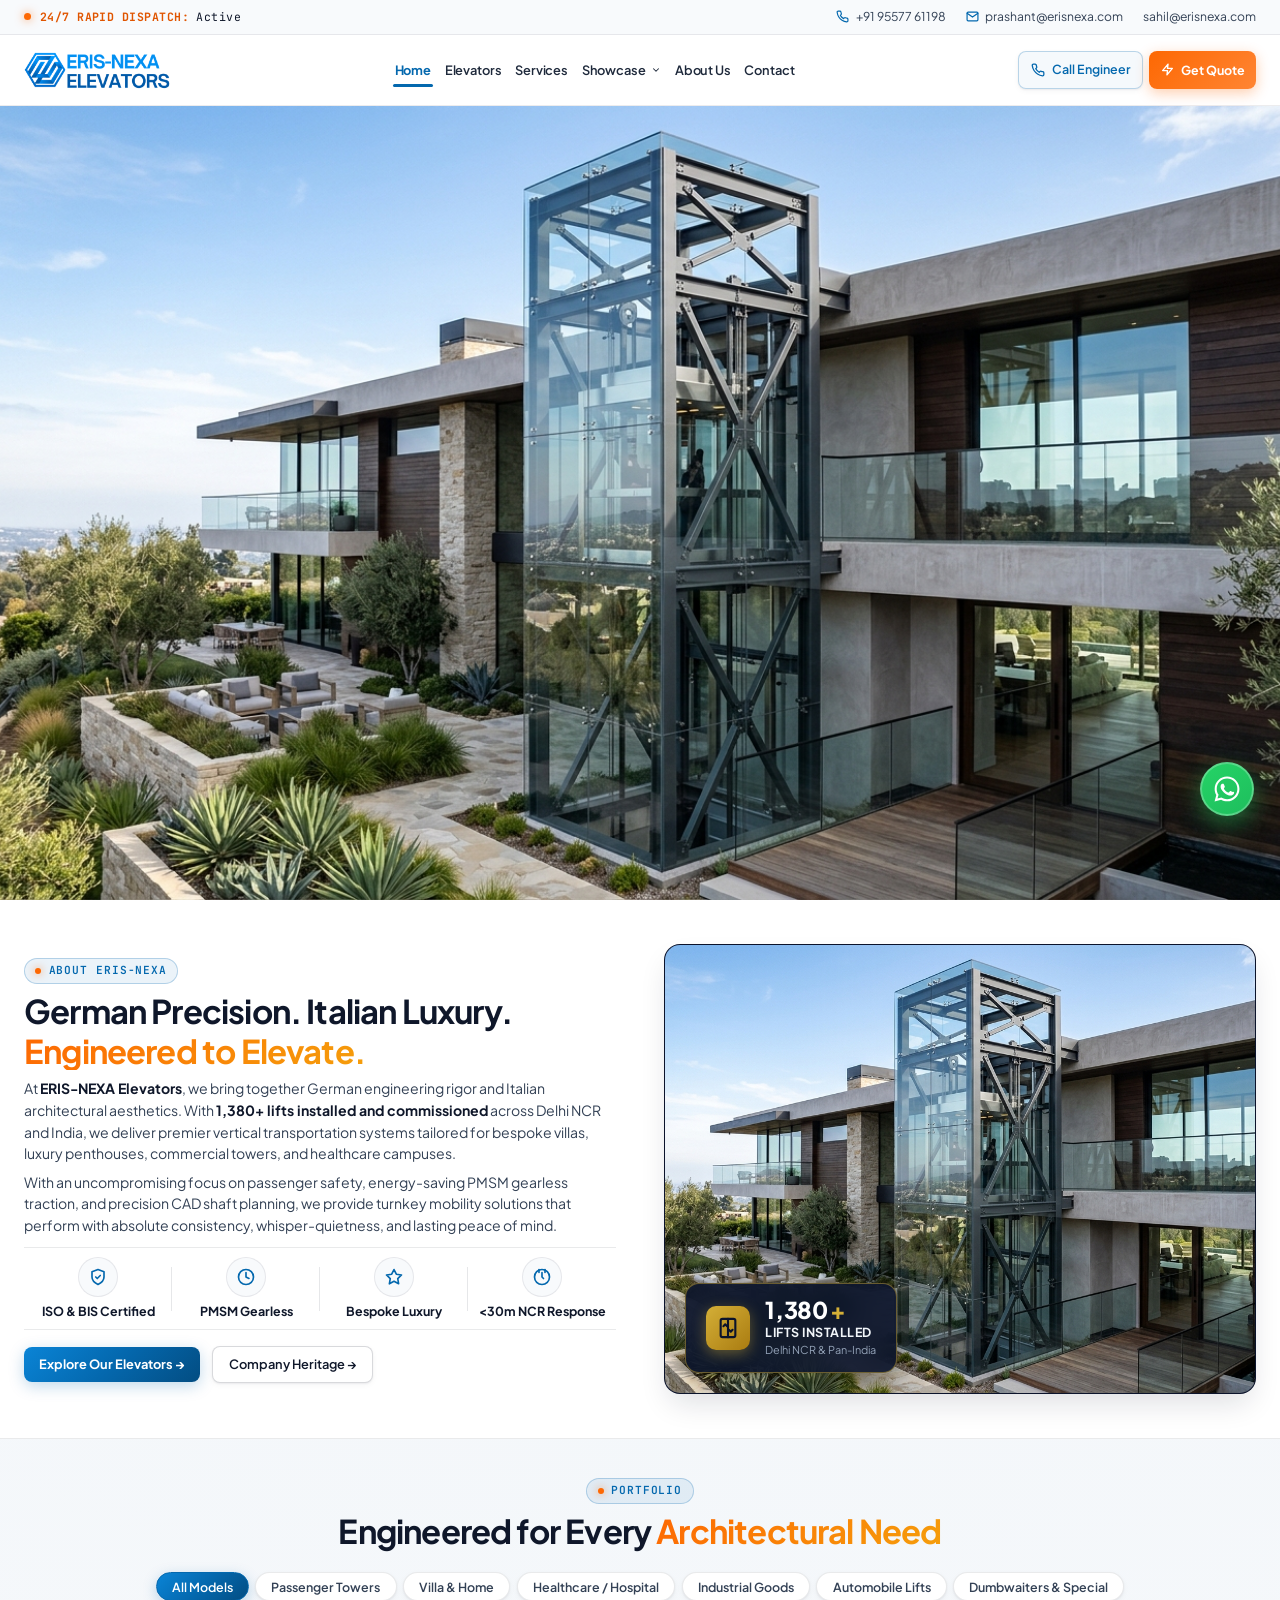
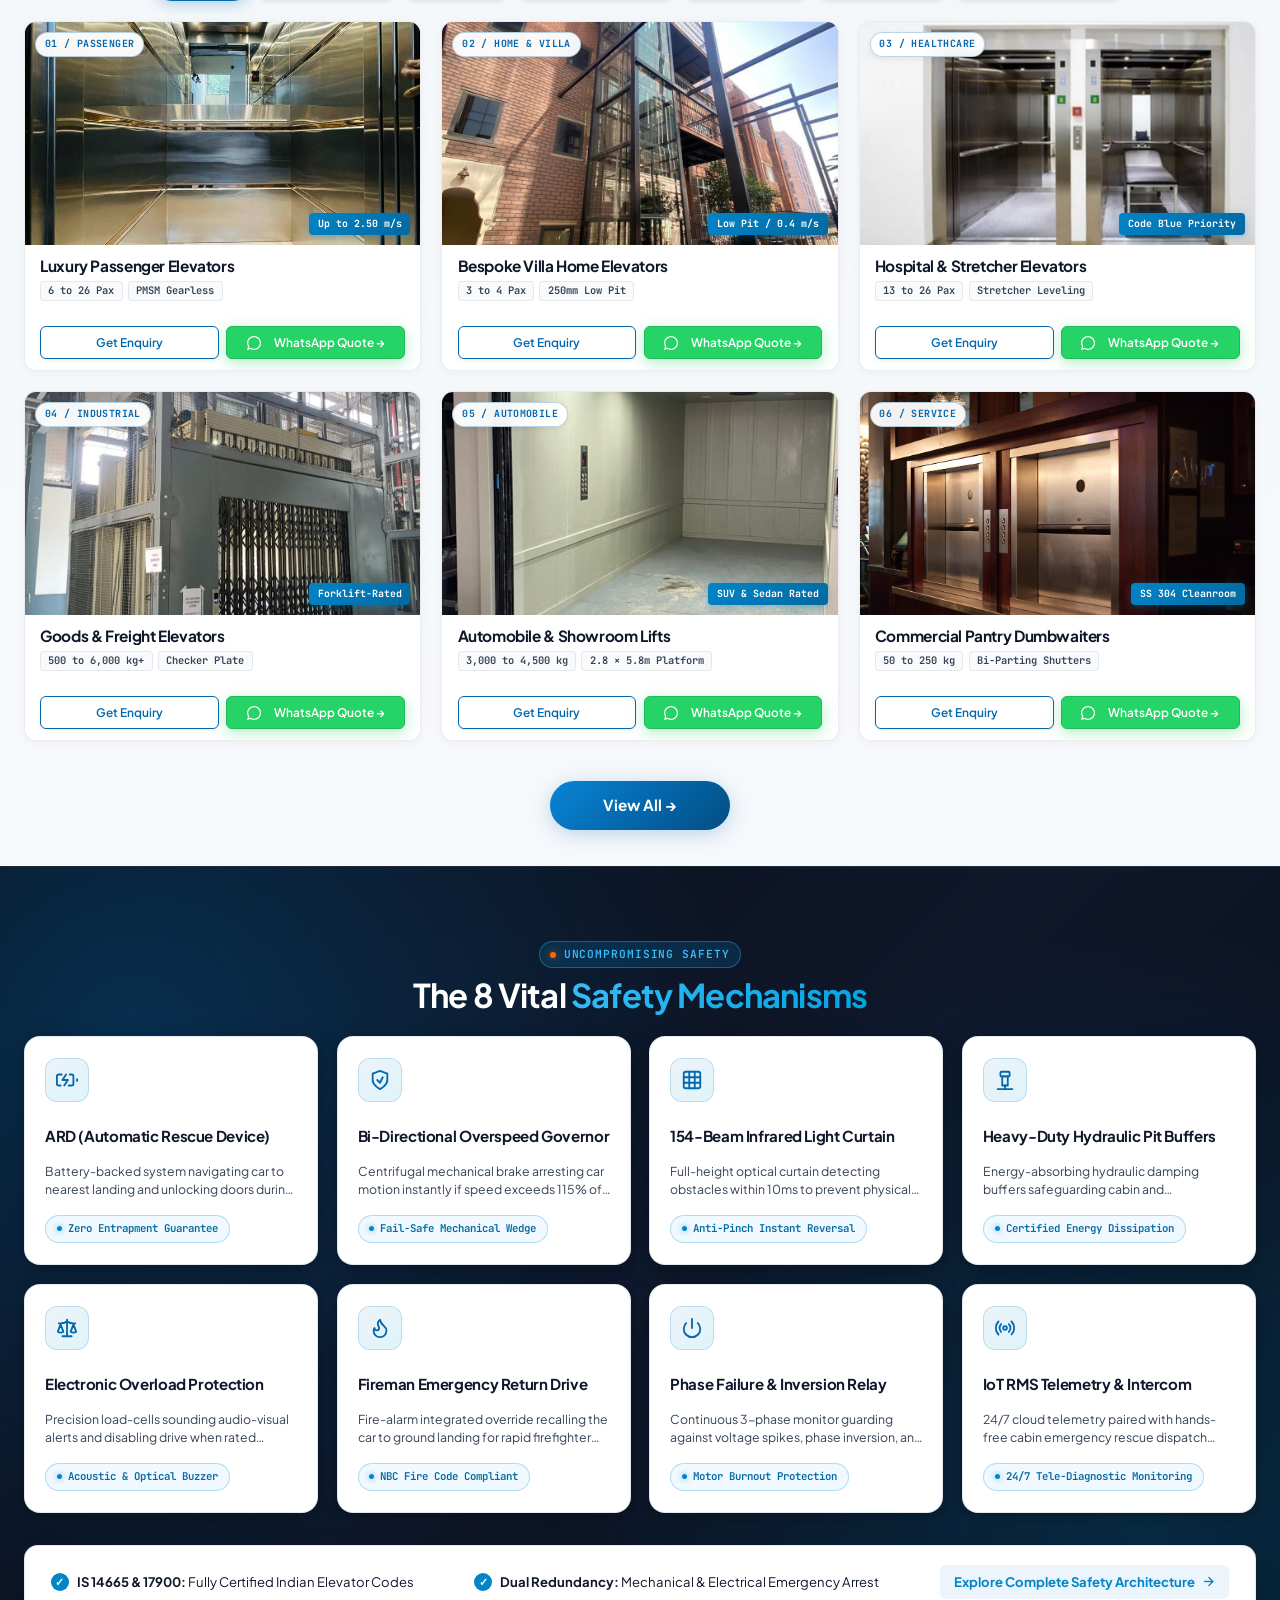
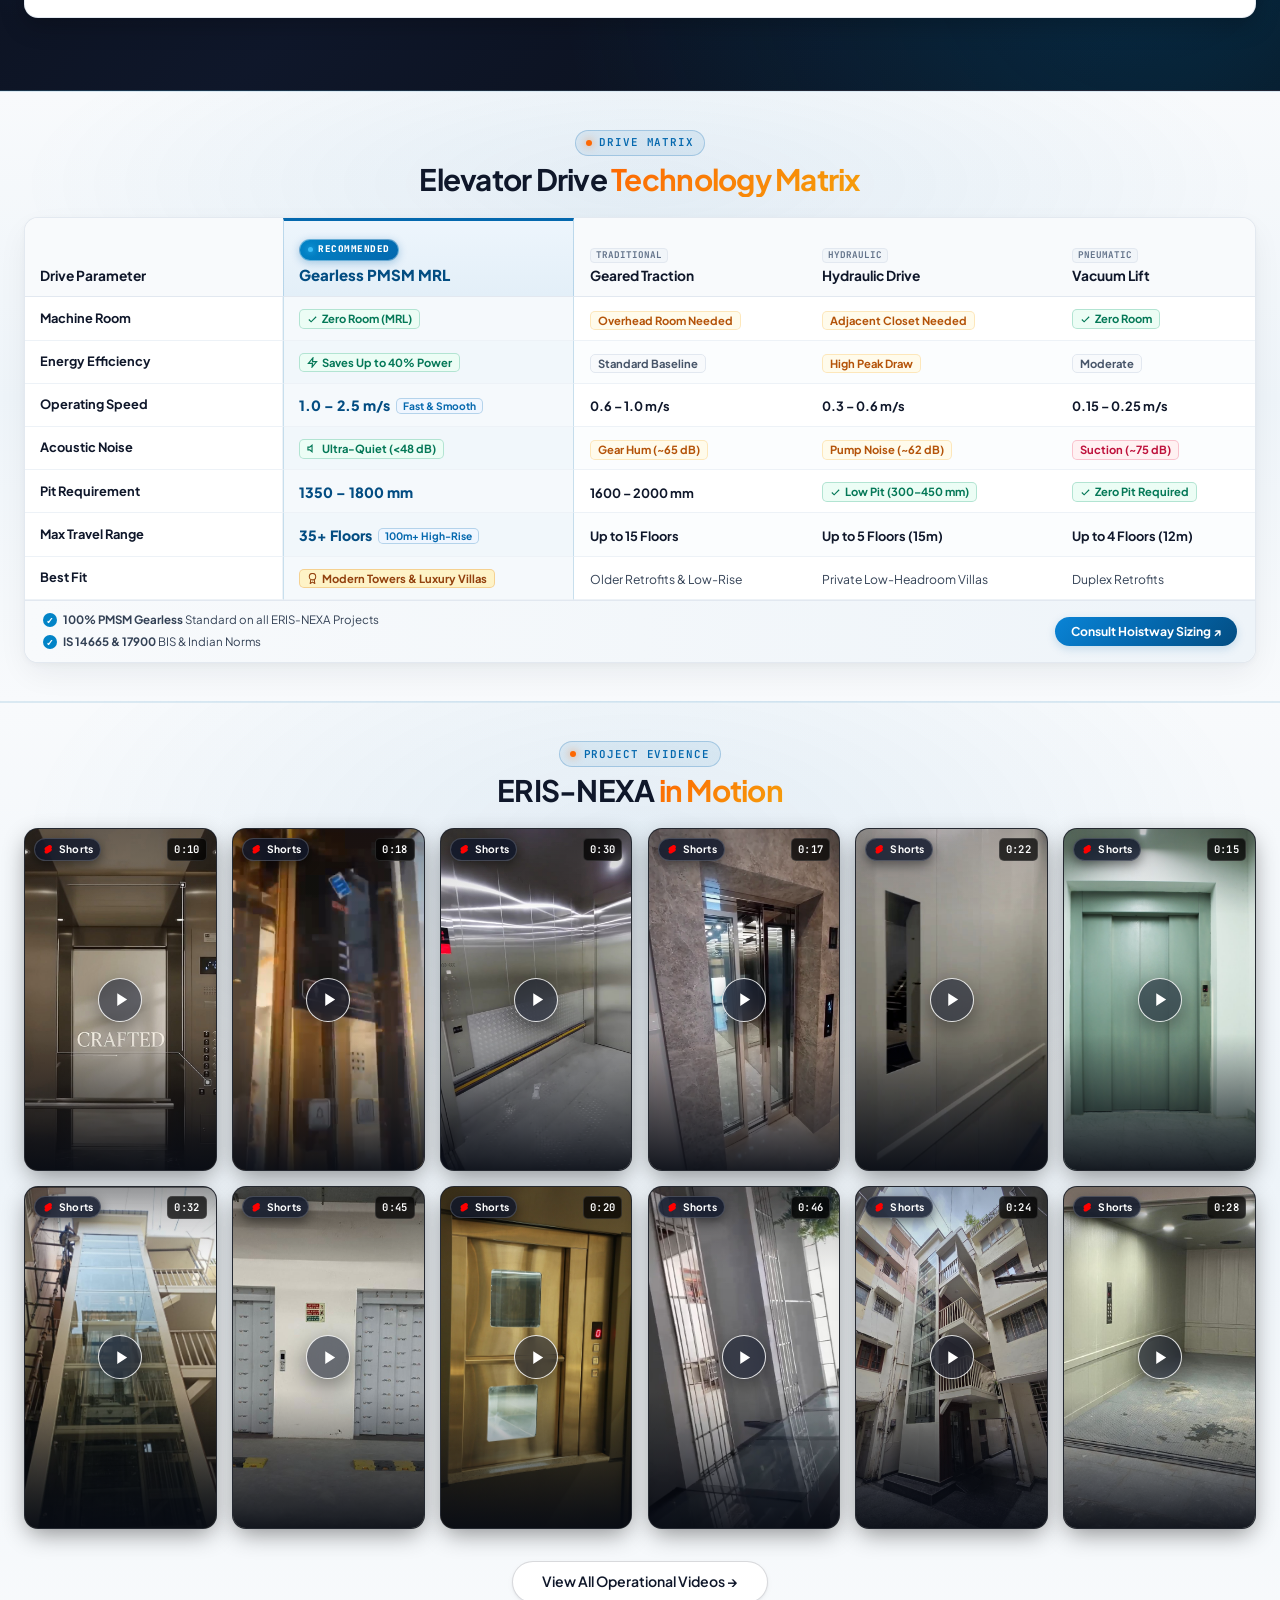
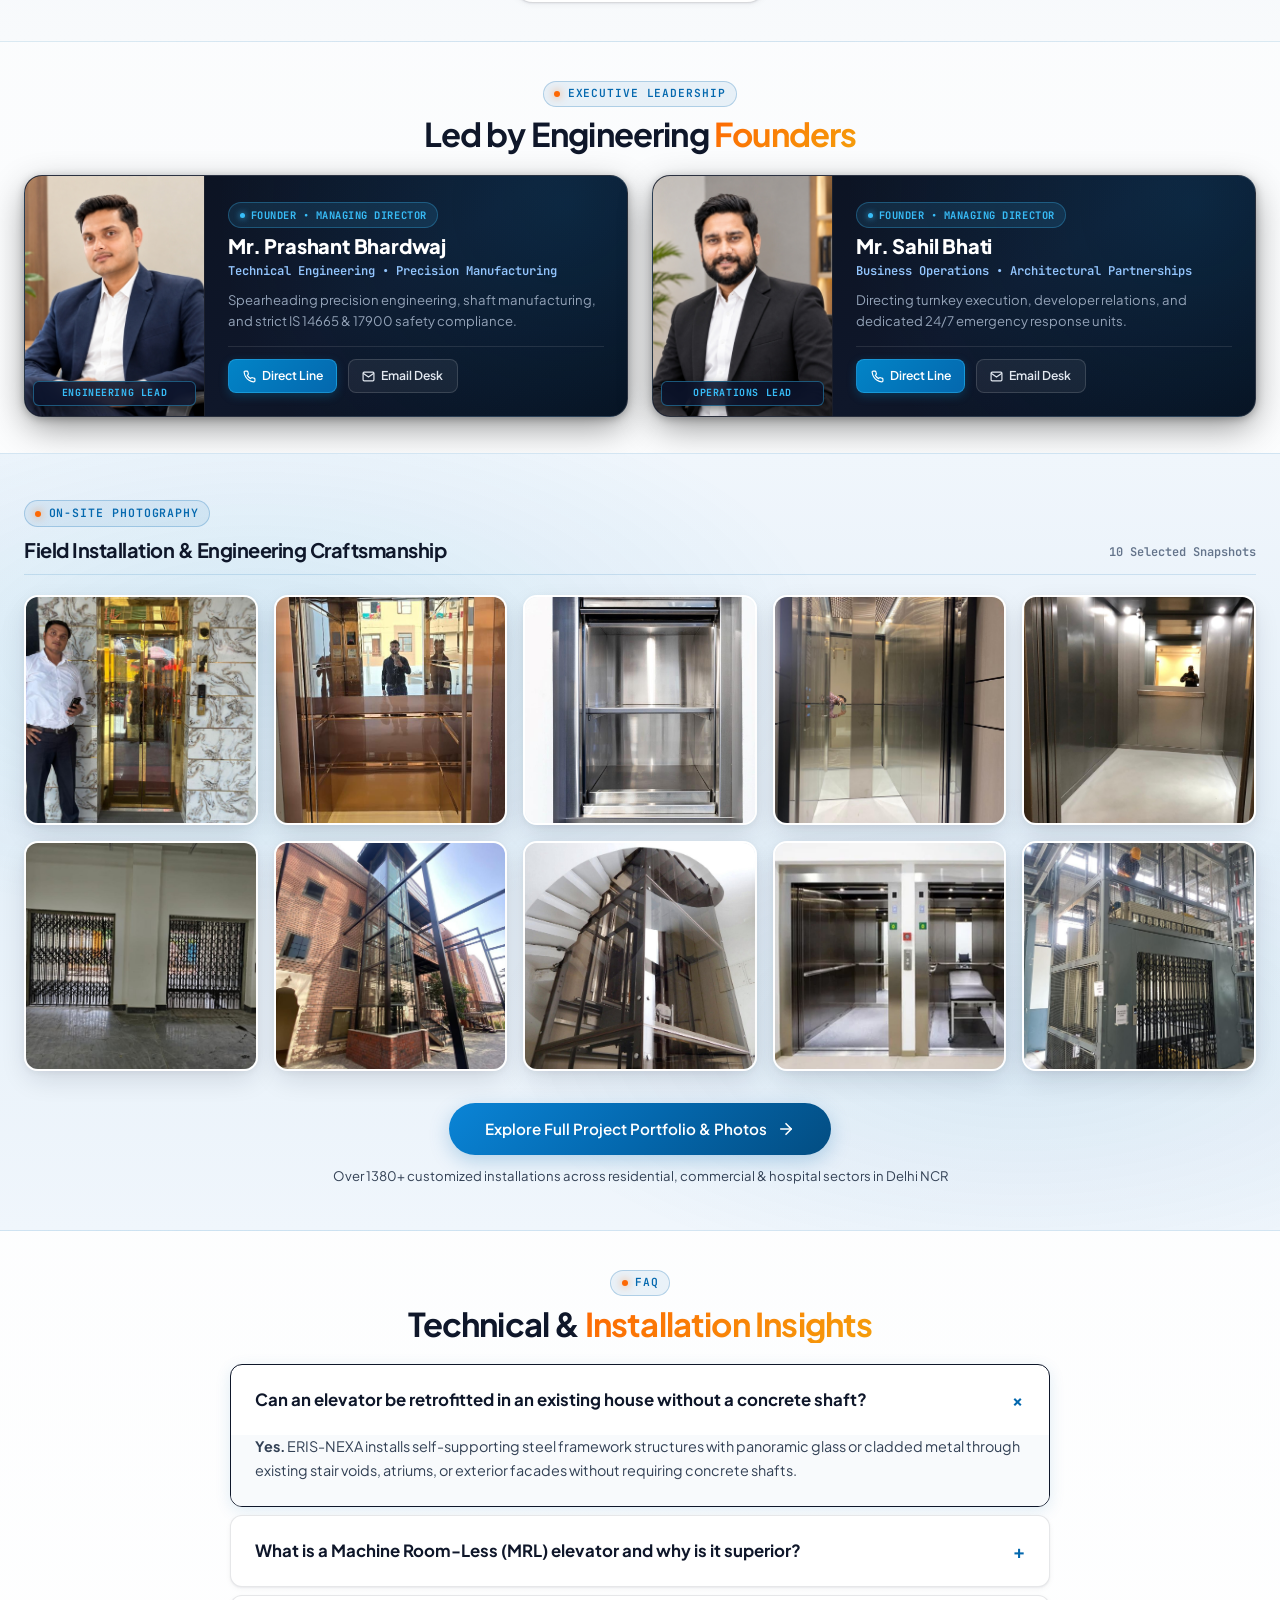
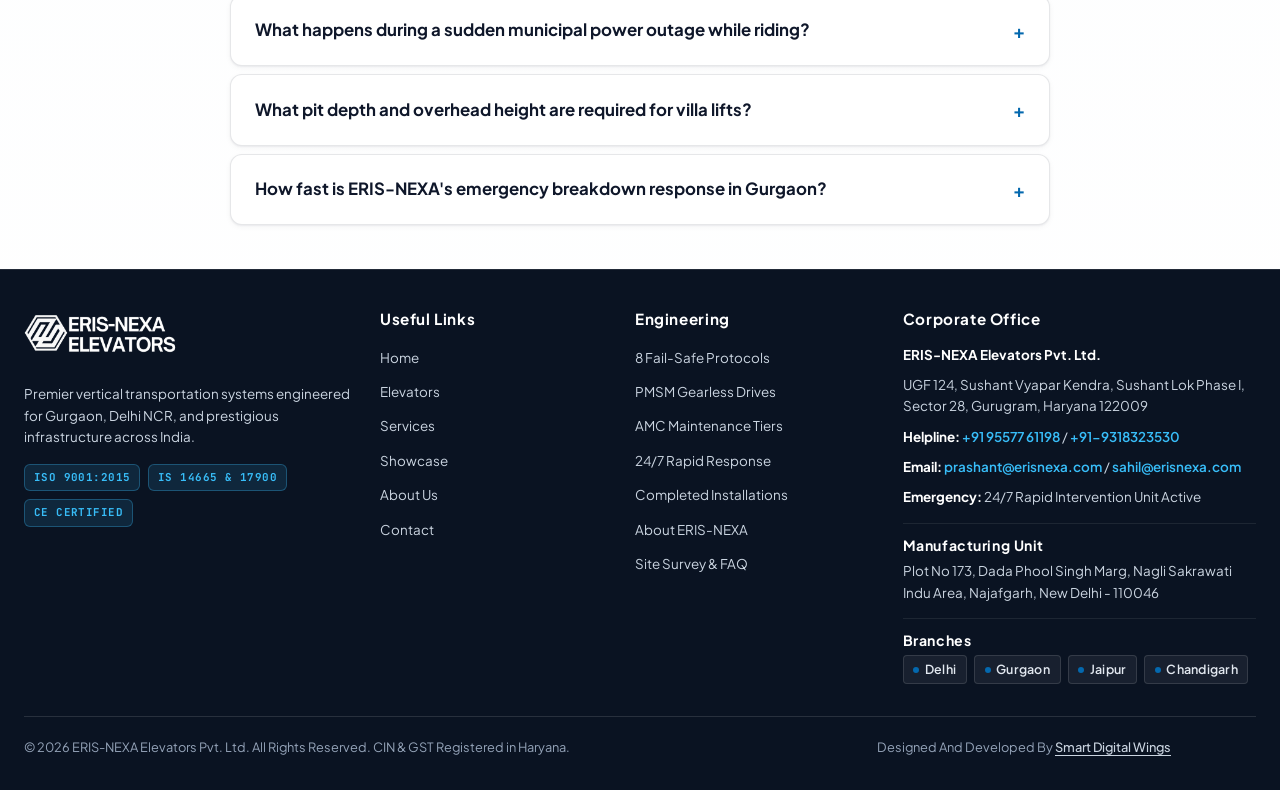
<file: index.html>
<!DOCTYPE html>
<html lang="en">

<head>
  <meta charset="UTF-8">
  <meta name="viewport" content="width=device-width, initial-scale=1.0">
  <meta name="theme-color" content="#FFFFFF">

  <title>ERIS-NEXA Elevators Pvt. Ltd. | Premier Vertical Transportation in Gurgaon & NCR</title>
  <meta name="description"
    content="ERIS-NEXA Elevators Pvt. Ltd. — ISO 9001:2015 certified elevator engineering company based in Gurgaon. Specializing in passenger, home, hospital, freight, and automobile elevators with 24/7 rapid maintenance.">
  <meta name="keywords"
    content="ERIS-NEXA Elevators, elevator manufacturer Gurgaon, home lift Gurgaon, passenger elevator Delhi NCR, hospital elevator, freight lift, automobile lift, elevator AMC Gurgaon, Sushant Lok elevator company">

  <!-- Open Graph / Social Meta -->
  <meta property="og:type" content="website">
  <meta property="og:title" content="ERIS-NEXA Elevators | Precision Engineering & Vertical Transportation">
  <meta property="og:description"
    content="Whisper-quiet passenger, luxury home villa, hospital stretcher, and industrial freight elevators engineered for perfection. Based in Gurgaon, Haryana.">
  <meta property="og:image" content="assets/images/passenger-cover-2.jpeg">
  <meta property="og:url" content="https://erisnexa.com/">

  <!-- Favicon -->
  <link rel="icon" type="image/png" href="assets/images/logo-mark.png">

  <!-- Cache-Control: Force fresh load on every visit across all devices -->
  <meta http-equiv="Cache-Control" content="no-cache, no-store, must-revalidate">
  <meta http-equiv="Pragma" content="no-cache">
  <meta http-equiv="Expires" content="0">

  <!-- Stylesheets -->
  <link rel="stylesheet" href="css/style.css?v=2.3.0">

  <!-- JSON-LD Structured Data for Local Business & Engineering Firm -->
  <script type="application/ld+json">
  {
    "@context": "https://schema.org",
    "@type": "LocalBusiness",
    "name": "ERIS-NEXA Elevators Pvt. Ltd.",
    "image": "assets/images/passenger-cover-2.jpeg",
    "telephone": "+91-9557761198",
    "email": ["prashant@erisnexa.com", "sahil@erisnexa.com"],
    "address": {
      "@type": "PostalAddress",
      "streetAddress": "UGF 124, Sushant Vyapar Kendra, Sushant Lok-01",
      "addressLocality": "Gurgaon",
      "addressRegion": "Haryana",
      "postalCode": "122002",
      "addressCountry": "IN"
    },
    "founder": [
      { "@type": "Person", "name": "Prashant Bhardwaj", "jobTitle": "Founder & Managing Director", "email": "prashant@erisnexa.com" },
      { "@type": "Person", "name": "Sahil Bhati", "jobTitle": "Founder & Managing Director", "email": "sahil@erisnexa.com" }
    ],
    "foundingDate": "2015",
    "priceRange": "₹₹₹"
  }
  </script>
</head>

<body>

  <!-- Top Emergency & Status Bar -->
  <aside class="top-status-bar" aria-label="Rapid Dispatch Status and Emergency Numbers">
    <div class="container top-bar-content">
      <div class="status-indicator">
        <span class="status-dot" aria-hidden="true"></span>
        <span class="status-text"><strong>24/7 RAPID DISPATCH:</strong> Active</span>
      </div>
      <div class="top-contacts">
        <a href="tel:+919557761198" title="Call Primary 24/7 Helpline">
          <svg width="13" height="13" viewBox="0 0 24 24" fill="none" stroke="currentColor" stroke-width="2.2"
            stroke-linecap="round" stroke-linejoin="round" aria-hidden="true">
            <path
              d="M22 16.92v3a2 2 0 0 1-2.18 2 19.79 19.79 0 0 1-8.63-3.07 19.5 19.5 0 0 1-6-6 19.79 19.79 0 0 1-3.07-8.67A2 2 0 0 1 4.11 2h3a2 2 0 0 1 2 1.72 12.84 12.84 0 0 0 .7 2.81 2 2 0 0 1-.45 2.11L8.09 9.91a16 16 0 0 0 6 6l1.27-1.27a2 2 0 0 1 2.11-.45 12.84 12.84 0 0 0 2.81.7A2 2 0 0 1 22 16.92z">
            </path>
          </svg>
          <span>+91 95577 61198</span>
        </a>
        <a href="mailto:prashant@erisnexa.com" class="top-hide-tablet" title="Official Inquiry Email">
          <svg width="13" height="13" viewBox="0 0 24 24" fill="none" stroke="currentColor" stroke-width="2.2"
            stroke-linecap="round" stroke-linejoin="round" aria-hidden="true">
            <path d="M4 4h16c1.1 0 2 .9 2 2v12c0 1.1-.9 2-2 2H4c-1.1 0-2-.9-2-2V6c0-1.1.9-2 2-2z"></path>
            <polyline points="22,6 12,13 2,6"></polyline>
          </svg>
          <span>prashant@erisnexa.com</span>
        </a>
        <a href="mailto:sahil@erisnexa.com" class="top-hide-tablet" title="Official Inquiry Email">
          <span>sahil@erisnexa.com</span>
        </a>
      </div>
    </div>
  </aside>

  <!-- Sticky Glassmorphic Navbar -->
  <header class="navbar" id="siteHeader">
    <div class="container nav-container">
      <a href="index.html" class="brand-logo" title="ERIS-NEXA Elevators Homepage" aria-label="ERIS-NEXA Home">
        <img src="assets/logo/logo dark.png" alt="ERIS-NEXA Elevators" class="header-logo-img" width="112" height="45">
      </a>

      <nav aria-label="Primary Navigation">
        <ul class="nav-menu">
          <li><a href="index.html" class="nav-link active">Home</a></li>
          <li><a href="elevators.html" class="nav-link">Elevators</a></li>
          <li><a href="services.html" class="nav-link">Services</a></li>
          <li class="nav-item-dropdown">
            <a href="showcase.html" class="nav-link dropdown-toggle" aria-haspopup="true" aria-expanded="false">
              <span>Showcase</span>
              <svg class="dropdown-chevron" width="10" height="10" viewBox="0 0 24 24" fill="none" stroke="currentColor"
                stroke-width="2.5" stroke-linecap="round" stroke-linejoin="round" aria-hidden="true">
                <polyline points="6 9 12 15 18 9"></polyline>
              </svg>
            </a>
            <ul class="nav-dropdown-menu">
              <li>
                <a href="images.html" class="dropdown-item">
                  <svg class="dropdown-icon" width="14" height="14" viewBox="0 0 24 24" fill="none"
                    stroke="currentColor" stroke-width="2" stroke-linecap="round" stroke-linejoin="round"
                    aria-hidden="true">
                    <rect x="3" y="3" width="18" height="18" rx="2" ry="2" />
                    <circle cx="8.5" cy="8.5" r="1.5" />
                    <polyline points="21 15 16 10 5 21" />
                  </svg>
                  <span>Images</span>
                </a>
              </li>
              <li>
                <a href="videos.html" class="dropdown-item">
                  <svg class="dropdown-icon" width="14" height="14" viewBox="0 0 24 24" fill="none"
                    stroke="currentColor" stroke-width="2" stroke-linecap="round" stroke-linejoin="round"
                    aria-hidden="true">
                    <polygon points="23 7 16 12 23 17 23 7" />
                    <rect x="1" y="5" width="15" height="14" rx="2" ry="2" />
                  </svg>
                  <span>Videos</span>
                </a>
              </li>
            </ul>
          </li>
          <li><a href="about.html" class="nav-link">About Us</a></li>
          <li><a href="contact.html" class="nav-link">Contact</a></li>
        </ul>
      </nav>

      <div class="nav-actions">
        <a href="tel:+919557761198" class="btn btn-outline btn-sm nav-call-btn" title="Instant Phone Call">
          <svg width="14" height="14" viewBox="0 0 24 24" fill="none" stroke="currentColor" stroke-width="2.2"
            stroke-linecap="round" stroke-linejoin="round" aria-hidden="true">
            <path
              d="M22 16.92v3a2 2 0 0 1-2.18 2 19.79 19.79 0 0 1-8.63-3.07 19.5 19.5 0 0 1-6-6 19.79 19.79 0 0 1-3.07-8.67A2 2 0 0 1 4.11 2h3a2 2 0 0 1 2 1.72 12.84 12.84 0 0 0 .7 2.81 2 2 0 0 1-.45 2.11L8.09 9.91a16 16 0 0 0 6 6l1.27-1.27a2 2 0 0 1 2.11-.45 12.84 12.84 0 0 0 2.81.7A2 2 0 0 1 22 16.92z">
            </path>
          </svg>
          <span>Call Engineer</span>
        </a>
        <button class="btn btn-primary btn-sm nav-quote-btn" data-open-modal="quote"
          data-service="General Consultation">
          <svg width="13" height="13" viewBox="0 0 24 24" fill="none" stroke="currentColor" stroke-width="2.5"
            stroke-linecap="round" stroke-linejoin="round" aria-hidden="true">
            <path d="M13 2L3 14h9l-1 8 10-12h-9l1-8z"></path>
          </svg>
          <span>Get Quote</span>
        </button>
        <button class="mobile-menu-toggle" aria-label="Toggle navigation menu" aria-expanded="false">
          <span class="hamburger-box" aria-hidden="true">
            <span class="hamburger-line"></span>
            <span class="hamburger-line"></span>
            <span class="hamburger-line"></span>
          </span>
        </button>
      </div>
    </div>
  </header>

  <main>
    <!-- ==========================================================================
         HERO VIDEO BANNER (CLEAN, HIGH-VISIBILITY CINEMATIC ELEVATOR FOOTAGE)
         ========================================================================== -->
    <section class="hero-section" id="hero">
      <h1 class="visually-hidden">ERIS-NEXA Elevators — Precision Vertical Transportation Gurgaon &amp; NCR</h1>
      <video class="hero-video-bg" autoplay muted loop playsinline webkit-playsinline preload="auto"
        disablepictureinpicture disableremoteplayback poster="assets/images/service-hoistway-structure.jpg">
        <source src="assets/videos/elevator-product-showcase.mp4" type="video/mp4">
      </video>
      <script>
        (function () {
          var v = document.querySelector('.hero-video-bg');
          if (v) {
            v.muted = true;
            v.defaultMuted = true;
            v.volume = 0;
            if (v.play) { v.play().catch(function () { }); }
          }
        })();
      </script>
    </section>

    <!-- ==========================================================================
         ABOUT US SECTION (50-50% SPLIT - WEBSITE DESIGN SYSTEM MATCHED)
         ========================================================================== -->
    <section class="section home-about-section" id="about-us">
      <div class="container">
        <div class="home-about-grid">

          <!-- Left Column (50% Width): Standard Website Section Header, Story, 4 Features with Dividers, Standard Buttons -->
          <div class="home-about-content">
            <div class="section-header">
              <span class="section-tag">ABOUT ERIS-NEXA</span>
              <h2 class="section-title">
                German Precision. Italian Luxury. <span class="gold-text">Engineered to Elevate.</span>
              </h2>
              <p class="section-desc">
                At <strong>ERIS-NEXA Elevators</strong>, we bring together German engineering rigor and Italian
                architectural aesthetics. With <strong>1,380+ lifts installed and commissioned</strong> across Delhi NCR
                and India, we deliver premier vertical transportation systems tailored for bespoke villas, luxury
                penthouses, commercial towers, and healthcare campuses.
              </p>
              <p class="section-desc" style="margin-top: 0.35rem; margin-bottom: 0;">
                With an uncompromising focus on passenger safety, energy-saving PMSM gearless traction, and precision
                CAD shaft planning, we provide turnkey mobility solutions that perform with absolute consistency,
                whisper-quietness, and lasting peace of mind.
              </p>
            </div>

            <!-- 4 Feature Columns with Vertical Dividers (Reference Matched) -->
            <div class="home-about-features-row">
              <div class="home-about-feature-col">
                <div class="home-about-feature-icon">
                  <svg width="18" height="18" viewBox="0 0 24 24" fill="none" stroke="currentColor" stroke-width="2.2"
                    stroke-linecap="round" stroke-linejoin="round" aria-hidden="true">
                    <path d="M12 22s8-4 8-10V5l-8-3-8 3v7c0 6 8 10 8 10z"></path>
                    <polyline points="9 12 11 14 15 10"></polyline>
                  </svg>
                </div>
                <span>ISO &amp; BIS Certified</span>
              </div>

              <div class="home-about-feature-col">
                <div class="home-about-feature-icon">
                  <svg width="18" height="18" viewBox="0 0 24 24" fill="none" stroke="currentColor" stroke-width="2.2"
                    stroke-linecap="round" stroke-linejoin="round" aria-hidden="true">
                    <circle cx="12" cy="12" r="10"></circle>
                    <polyline points="12 6 12 12 16 14"></polyline>
                  </svg>
                </div>
                <span>PMSM Gearless</span>
              </div>

              <div class="home-about-feature-col">
                <div class="home-about-feature-icon">
                  <svg width="18" height="18" viewBox="0 0 24 24" fill="none" stroke="currentColor" stroke-width="2.2"
                    stroke-linecap="round" stroke-linejoin="round" aria-hidden="true">
                    <polygon
                      points="12 2 15.09 8.26 22 9.27 17 14.14 18.18 21.02 12 17.77 5.82 21.02 7 14.14 2 9.27 8.91 8.26 12 2">
                    </polygon>
                  </svg>
                </div>
                <span>Bespoke Luxury</span>
              </div>

              <div class="home-about-feature-col">
                <div class="home-about-feature-icon">
                  <svg width="18" height="18" viewBox="0 0 24 24" fill="none" stroke="currentColor" stroke-width="2.2"
                    stroke-linecap="round" stroke-linejoin="round" aria-hidden="true">
                    <circle cx="12" cy="12" r="10"></circle>
                    <polyline points="12 6 12 12 14 14"></polyline>
                    <path d="M16 2v4M8 2v4"></path>
                  </svg>
                </div>
                <span>&lt;30m NCR Response</span>
              </div>
            </div>

            <!-- Standard Website Action Buttons -->
            <div class="home-about-actions">
              <a href="#products" class="btn btn-primary btn-sm">
                <span>Explore Our Elevators &rarr;</span>
              </a>
              <a href="about.html" class="btn btn-outline btn-sm">
                <span>Company Heritage &rarr;</span>
              </a>
            </div>
          </div>

          <!-- Right Column (50% Width): Clean Architectural Showcase Elevator Image with 1,380+ Badge -->
          <div class="home-about-visual">
            <div class="home-about-img-frame">
              <img src="assets/images/service-hoistway-structure.jpg"
                alt="ERIS-NEXA Architectural Panoramic Glass Elevator Installation" loading="lazy">
              <!-- 1,380+ Lifts Installed Floating Badge -->
              <div class="about-installed-badge" aria-label="1,380 Plus Lifts Installed">
                <div class="about-installed-badge-icon" aria-hidden="true">
                  <svg width="22" height="22" viewBox="0 0 24 24" fill="none" stroke="currentColor" stroke-width="2.3"
                    stroke-linecap="round" stroke-linejoin="round">
                    <rect x="4" y="2" width="16" height="20" rx="2" ry="2"></rect>
                    <line x1="12" y1="2" x2="12" y2="22"></line>
                    <polyline points="7 10 9 8 11 10"></polyline>
                    <polyline points="17 14 15 16 13 14"></polyline>
                  </svg>
                </div>
                <div class="about-installed-badge-info">
                  <div class="about-installed-badge-num">1,380<span>+</span></div>
                  <div class="about-installed-badge-label">Lifts Installed</div>
                  <div class="about-installed-badge-sub">Delhi NCR &amp; Pan-India</div>
                </div>
              </div>
            </div>
          </div>

        </div>
      </div>
    </section>

    <!-- ==========================================================================
         PRODUCT PORTFOLIO (ELEVATOR CATEGORIES)
         ========================================================================== -->
    <section class="section products-section" id="products">
      <div class="container">
        <div class="section-header text-center">
          <span class="section-tag">PORTFOLIO</span>
          <h2 class="section-title">
            Engineered for Every <span class="gold-text">Architectural Need</span>
          </h2>
        </div>

        <!-- Filter Pills -->
        <div class="product-filters">
          <button class="filter-btn active" data-filter="all">All Models</button>
          <button class="filter-btn" data-filter="passenger">Passenger Towers</button>
          <button class="filter-btn" data-filter="home">Villa &amp; Home</button>
          <button class="filter-btn" data-filter="hospital">Healthcare / Hospital</button>
          <button class="filter-btn" data-filter="goods">Industrial Goods</button>
          <button class="filter-btn" data-filter="auto">Automobile Lifts</button>
          <button class="filter-btn" data-filter="service">Dumbwaiters &amp; Special</button>
        </div>

        <!-- Product Cards Grid -->
        <div class="products-grid">
          <!-- 01: Passenger Elevators -->
          <article class="product-card" data-category="passenger" data-product-id="passenger" tabindex="0" role="button"
            aria-label="View Luxury Passenger Elevators media">
            <div class="product-media-wrap">
              <img src="assets/lift/passenger-elevators/photos/WhatsApp Image 2026-09-10 at 10.51.41 AM.jpeg"
                alt="Luxury Passenger Elevator by ERIS-NEXA" loading="lazy">
              <span class="product-cat-badge">01 / PASSENGER</span>
              <span class="product-speed-tag">Up to 2.50 m/s</span>
              <div class="product-card-media-tabs" role="group" aria-label="View Media">
                <button type="button" class="prod-card-tab-btn prod-card-tab-photo" data-action="open-photos"
                  title="View Photos">
                  <svg width="13" height="13" viewBox="0 0 24 24" fill="none" stroke="currentColor" stroke-width="2.2">
                    <rect x="3" y="3" width="18" height="18" rx="2" ry="2" />
                    <circle cx="8.5" cy="8.5" r="1.5" />
                    <polyline points="21 15 16 10 5 21" />
                  </svg>
                  <span>Photos</span>
                </button>
                <button type="button" class="prod-card-tab-btn prod-card-tab-video" data-action="open-videos"
                  title="View Video">
                  <svg width="13" height="13" viewBox="0 0 24 24" fill="currentColor">
                    <polygon points="6 3 20 12 6 21 6 3" />
                  </svg>
                  <span>Video</span>
                </button>
              </div>
            </div>
            <div class="product-body">
              <div class="product-header-block">
                <h3 class="product-title">Luxury Passenger Elevators</h3>
              </div>
              <div class="product-meta-strip">
                <span class="meta-tag">6 to 26 Pax</span>
                <span class="meta-tag">PMSM Gearless</span>
              </div>
              <div class="product-card-footer">
                <button type="button" class="btn btn-outline-gold btn-sm" data-open-modal="quote"
                  data-service="Passenger Elevator">Get Enquiry</button>
                <button type="button" class="btn btn-whatsapp btn-sm" data-open-modal="quote"
                  data-service="Passenger Elevator">
                  <svg width="14" height="14" viewBox="0 0 24 24" fill="currentColor"
                    style="margin-right: 4px; vertical-align: -2px;">
                    <path
                      d="M.057 24l1.687-6.163c-1.041-1.804-1.588-3.849-1.587-5.946.003-6.556 5.338-11.891 11.893-11.891 3.181.001 6.167 1.24 8.413 3.488 2.245 2.248 3.481 5.236 3.48 8.414-.003 6.557-5.338 11.892-11.893 11.892-1.99-.001-3.951-.5-5.688-1.448l-6.305 1.654zm6.597-3.807c1.676.995 3.276 1.591 5.392 1.592 5.448 0 9.886-4.434 9.889-9.885.002-5.462-4.415-9.89-9.881-9.892-5.452 0-9.887 4.434-9.889 9.884-.001 2.225.651 3.891 1.746 5.634l-.999 3.648 3.742-.981z" />
                  </svg>
                  <span>WhatsApp Quote &rarr;</span>
                </button>
              </div>
            </div>
          </article>

          <!-- 02: Home Elevators -->
          <article class="product-card" data-category="home" data-product-id="home" tabindex="0" role="button"
            aria-label="View Bespoke Villa Home Elevators media">
            <div class="product-media-wrap">
              <img src="assets/lift/home-elevators/photos/WhatsApp Image 2026-09-10 at 10.49.11 AM.jpeg"
                alt="Bespoke Villa Home Elevator by ERIS-NEXA" loading="lazy">
              <span class="product-cat-badge">02 / HOME &amp; VILLA</span>
              <span class="product-speed-tag">Low Pit / 0.4 m/s</span>
              <div class="product-card-media-tabs" role="group" aria-label="View Media">
                <button type="button" class="prod-card-tab-btn prod-card-tab-photo" data-action="open-photos"
                  title="View Photos">
                  <svg width="13" height="13" viewBox="0 0 24 24" fill="none" stroke="currentColor" stroke-width="2.2">
                    <rect x="3" y="3" width="18" height="18" rx="2" ry="2" />
                    <circle cx="8.5" cy="8.5" r="1.5" />
                    <polyline points="21 15 16 10 5 21" />
                  </svg>
                  <span>Photos</span>
                </button>
                <button type="button" class="prod-card-tab-btn prod-card-tab-video" data-action="open-videos"
                  title="View Video">
                  <svg width="13" height="13" viewBox="0 0 24 24" fill="currentColor">
                    <polygon points="6 3 20 12 6 21 6 3" />
                  </svg>
                  <span>Video</span>
                </button>
              </div>
            </div>
            <div class="product-body">
              <div class="product-header-block">
                <h3 class="product-title">Bespoke Villa Home Elevators</h3>
              </div>
              <div class="product-meta-strip">
                <span class="meta-tag">3 to 4 Pax</span>
                <span class="meta-tag">250mm Low Pit</span>
              </div>
              <div class="product-card-footer">
                <button type="button" class="btn btn-outline-gold btn-sm" data-open-modal="quote"
                  data-service="Home & Villa Elevator">Get Enquiry</button>
                <button type="button" class="btn btn-whatsapp btn-sm" data-open-modal="quote"
                  data-service="Home & Villa Elevator">
                  <svg width="14" height="14" viewBox="0 0 24 24" fill="currentColor"
                    style="margin-right: 4px; vertical-align: -2px;">
                    <path
                      d="M.057 24l1.687-6.163c-1.041-1.804-1.588-3.849-1.587-5.946.003-6.556 5.338-11.891 11.893-11.891 3.181.001 6.167 1.24 8.413 3.488 2.245 2.248 3.481 5.236 3.48 8.414-.003 6.557-5.338 11.892-11.893 11.892-1.99-.001-3.951-.5-5.688-1.448l-6.305 1.654zm6.597-3.807c1.676.995 3.276 1.591 5.392 1.592 5.448 0 9.886-4.434 9.889-9.885.002-5.462-4.415-9.89-9.881-9.892-5.452 0-9.887 4.434-9.889 9.884-.001 2.225.651 3.891 1.746 5.634l-.999 3.648 3.742-.981z" />
                  </svg>
                  <span>WhatsApp Quote &rarr;</span>
                </button>
              </div>
            </div>
          </article>

          <!-- 03: Hospital Elevators -->
          <article class="product-card" data-category="hospital" data-product-id="hospital" tabindex="0" role="button"
            aria-label="View Hospital & Stretcher Elevators media">
            <div class="product-media-wrap">
              <img src="assets/lift/hospital-elevators/photos/hospital-cover.jpeg"
                alt="Hospital Stretcher Elevator by ERIS-NEXA" loading="lazy">
              <span class="product-cat-badge">03 / HEALTHCARE</span>
              <span class="product-speed-tag">Code Blue Priority</span>
              <div class="product-card-media-tabs" role="group" aria-label="View Media">
                <button type="button" class="prod-card-tab-btn prod-card-tab-photo" data-action="open-photos"
                  title="View Photos">
                  <svg width="13" height="13" viewBox="0 0 24 24" fill="none" stroke="currentColor" stroke-width="2.2">
                    <rect x="3" y="3" width="18" height="18" rx="2" ry="2" />
                    <circle cx="8.5" cy="8.5" r="1.5" />
                    <polyline points="21 15 16 10 5 21" />
                  </svg>
                  <span>Photos</span>
                </button>
                <button type="button" class="prod-card-tab-btn prod-card-tab-video" data-action="open-videos"
                  title="View Video">
                  <svg width="13" height="13" viewBox="0 0 24 24" fill="currentColor">
                    <polygon points="6 3 20 12 6 21 6 3" />
                  </svg>
                  <span>Video</span>
                </button>
              </div>
            </div>
            <div class="product-body">
              <div class="product-header-block">
                <h3 class="product-title">Hospital &amp; Stretcher Elevators</h3>
              </div>
              <div class="product-meta-strip">
                <span class="meta-tag">13 to 26 Pax</span>
                <span class="meta-tag">Stretcher Leveling</span>
              </div>
              <div class="product-card-footer">
                <button type="button" class="btn btn-outline-gold btn-sm" data-open-modal="quote"
                  data-service="Hospital Stretcher Elevator">Get Enquiry</button>
                <button type="button" class="btn btn-whatsapp btn-sm" data-open-modal="quote"
                  data-service="Hospital Stretcher Elevator">
                  <svg width="14" height="14" viewBox="0 0 24 24" fill="currentColor"
                    style="margin-right: 4px; vertical-align: -2px;">
                    <path
                      d="M.057 24l1.687-6.163c-1.041-1.804-1.588-3.849-1.587-5.946.003-6.556 5.338-11.891 11.893-11.891 3.181.001 6.167 1.24 8.413 3.488 2.245 2.248 3.481 5.236 3.48 8.414-.003 6.557-5.338 11.892-11.893 11.892-1.99-.001-3.951-.5-5.688-1.448l-6.305 1.654zm6.597-3.807c1.676.995 3.276 1.591 5.392 1.592 5.448 0 9.886-4.434 9.889-9.885.002-5.462-4.415-9.89-9.881-9.892-5.452 0-9.887 4.434-9.889 9.884-.001 2.225.651 3.891 1.746 5.634l-.999 3.648 3.742-.981z" />
                  </svg>
                  <span>WhatsApp Quote &rarr;</span>
                </button>
              </div>
            </div>
          </article>

          <!-- 04: Goods & Freight Elevators -->
          <article class="product-card" data-category="goods" data-product-id="goods" tabindex="0" role="button"
            aria-label="View Goods & Freight Elevators media">
            <div class="product-media-wrap">
              <img src="assets/lift/goods-elevators/photos/WhatsApp Image 2026-09-10 at 10.45.57 AM.jpeg"
                alt="Industrial Goods Freight Elevator" loading="lazy">
              <span class="product-cat-badge">04 / INDUSTRIAL</span>
              <span class="product-speed-tag">Forklift-Rated</span>
              <div class="product-card-media-tabs" role="group" aria-label="View Media">
                <button type="button" class="prod-card-tab-btn prod-card-tab-photo" data-action="open-photos"
                  title="View Photos">
                  <svg width="13" height="13" viewBox="0 0 24 24" fill="none" stroke="currentColor" stroke-width="2.2">
                    <rect x="3" y="3" width="18" height="18" rx="2" ry="2" />
                    <circle cx="8.5" cy="8.5" r="1.5" />
                    <polyline points="21 15 16 10 5 21" />
                  </svg>
                  <span>Photos</span>
                </button>
                <button type="button" class="prod-card-tab-btn prod-card-tab-video" data-action="open-videos"
                  title="View Video">
                  <svg width="13" height="13" viewBox="0 0 24 24" fill="currentColor">
                    <polygon points="6 3 20 12 6 21 6 3" />
                  </svg>
                  <span>Video</span>
                </button>
              </div>
            </div>
            <div class="product-body">
              <div class="product-header-block">
                <h3 class="product-title">Goods &amp; Freight Elevators</h3>
              </div>
              <div class="product-meta-strip">
                <span class="meta-tag">500 to 6,000 kg+</span>
                <span class="meta-tag">Checker Plate</span>
              </div>
              <div class="product-card-footer">
                <button type="button" class="btn btn-outline-gold btn-sm" data-open-modal="quote"
                  data-service="Goods / Freight Elevator">Get Enquiry</button>
                <button type="button" class="btn btn-whatsapp btn-sm" data-open-modal="quote"
                  data-service="Goods / Freight Elevator">
                  <svg width="14" height="14" viewBox="0 0 24 24" fill="currentColor"
                    style="margin-right: 4px; vertical-align: -2px;">
                    <path
                      d="M.057 24l1.687-6.163c-1.041-1.804-1.588-3.849-1.587-5.946.003-6.556 5.338-11.891 11.893-11.891 3.181.001 6.167 1.24 8.413 3.488 2.245 2.248 3.481 5.236 3.48 8.414-.003 6.557-5.338 11.892-11.893 11.892-1.99-.001-3.951-.5-5.688-1.448l-6.305 1.654zm6.597-3.807c1.676.995 3.276 1.591 5.392 1.592 5.448 0 9.886-4.434 9.889-9.885.002-5.462-4.415-9.89-9.881-9.892-5.452 0-9.887 4.434-9.889 9.884-.001 2.225.651 3.891 1.746 5.634l-.999 3.648 3.742-.981z" />
                  </svg>
                  <span>WhatsApp Quote &rarr;</span>
                </button>
              </div>
            </div>
          </article>

          <!-- 05: Automobile Elevators -->
          <article class="product-card" data-category="auto" data-product-id="auto" tabindex="0" role="button"
            aria-label="View Automobile & Showroom Lifts media">
            <div class="product-media-wrap">
              <img src="assets/lift/automobile-elevators/photos/WhatsApp Image 2026-09-10 at 10.45.58 AM.jpeg"
                alt="Automobile Car Elevator Showroom Lift" loading="lazy">
              <span class="product-cat-badge">05 / AUTOMOBILE</span>
              <span class="product-speed-tag">SUV &amp; Sedan Rated</span>
              <div class="product-card-media-tabs" role="group" aria-label="View Media">
                <button type="button" class="prod-card-tab-btn prod-card-tab-photo" data-action="open-photos"
                  title="View Photos">
                  <svg width="13" height="13" viewBox="0 0 24 24" fill="none" stroke="currentColor" stroke-width="2.2">
                    <rect x="3" y="3" width="18" height="18" rx="2" ry="2" />
                    <circle cx="8.5" cy="8.5" r="1.5" />
                    <polyline points="21 15 16 10 5 21" />
                  </svg>
                  <span>Photos</span>
                </button>
                <button type="button" class="prod-card-tab-btn prod-card-tab-video" data-action="open-videos"
                  title="View Video">
                  <svg width="13" height="13" viewBox="0 0 24 24" fill="currentColor">
                    <polygon points="6 3 20 12 6 21 6 3" />
                  </svg>
                  <span>Video</span>
                </button>
              </div>
            </div>
            <div class="product-body">
              <div class="product-header-block">
                <h3 class="product-title">Automobile &amp; Showroom Lifts</h3>
              </div>
              <div class="product-meta-strip">
                <span class="meta-tag">3,000 to 4,500 kg</span>
                <span class="meta-tag">2.8 × 5.8m Platform</span>
              </div>
              <div class="product-card-footer">
                <button type="button" class="btn btn-outline-gold btn-sm" data-open-modal="quote"
                  data-service="Automobile Elevator">Get Enquiry</button>
                <button type="button" class="btn btn-whatsapp btn-sm" data-open-modal="quote"
                  data-service="Automobile Elevator">
                  <svg width="14" height="14" viewBox="0 0 24 24" fill="currentColor"
                    style="margin-right: 4px; vertical-align: -2px;">
                    <path
                      d="M.057 24l1.687-6.163c-1.041-1.804-1.588-3.849-1.587-5.946.003-6.556 5.338-11.891 11.893-11.891 3.181.001 6.167 1.24 8.413 3.488 2.245 2.248 3.481 5.236 3.48 8.414-.003 6.557-5.338 11.892-11.893 11.892-1.99-.001-3.951-.5-5.688-1.448l-6.305 1.654zm6.597-3.807c1.676.995 3.276 1.591 5.392 1.592 5.448 0 9.886-4.434 9.889-9.885.002-5.462-4.415-9.89-9.881-9.892-5.452 0-9.887 4.434-9.889 9.884-.001 2.225.651 3.891 1.746 5.634l-.999 3.648 3.742-.981z" />
                  </svg>
                  <span>WhatsApp Quote &rarr;</span>
                </button>
              </div>
            </div>
          </article>

          <!-- 06: Dumbwaiters -->
          <article class="product-card" data-category="service" data-product-id="service" tabindex="0" role="button"
            aria-label="View Commercial Pantry Dumbwaiters media">
            <div class="product-media-wrap">
              <img src="assets/lift/dumbwaiters/photos/dumbwaiter-1.jpeg" alt="Commercial Pantry Dumbwaiter"
                loading="lazy">
              <span class="product-cat-badge">06 / SERVICE</span>
              <span class="product-speed-tag">SS 304 Cleanroom</span>
              <div class="product-card-media-tabs" role="group" aria-label="View Media">
                <button type="button" class="prod-card-tab-btn prod-card-tab-photo" data-action="open-photos"
                  title="View Photos">
                  <svg width="13" height="13" viewBox="0 0 24 24" fill="none" stroke="currentColor" stroke-width="2.2">
                    <rect x="3" y="3" width="18" height="18" rx="2" ry="2" />
                    <circle cx="8.5" cy="8.5" r="1.5" />
                    <polyline points="21 15 16 10 5 21" />
                  </svg>
                  <span>Photos</span>
                </button>
                <button type="button" class="prod-card-tab-btn prod-card-tab-video" data-action="open-videos"
                  title="View Video">
                  <svg width="13" height="13" viewBox="0 0 24 24" fill="currentColor">
                    <polygon points="6 3 20 12 6 21 6 3" />
                  </svg>
                  <span>Video</span>
                </button>
              </div>
            </div>
            <div class="product-body">
              <div class="product-header-block">
                <h3 class="product-title">Commercial Pantry Dumbwaiters</h3>
              </div>
              <div class="product-meta-strip">
                <span class="meta-tag">50 to 250 kg</span>
                <span class="meta-tag">Bi-Parting Shutters</span>
              </div>
              <div class="product-card-footer">
                <button type="button" class="btn btn-outline-gold btn-sm" data-open-modal="quote"
                  data-service="Commercial Dumbwaiter">Get Enquiry</button>
                <button type="button" class="btn btn-whatsapp btn-sm" data-open-modal="quote"
                  data-service="Commercial Dumbwaiter">
                  <svg width="14" height="14" viewBox="0 0 24 24" fill="currentColor"
                    style="margin-right: 4px; vertical-align: -2px;">
                    <path
                      d="M.057 24l1.687-6.163c-1.041-1.804-1.588-3.849-1.587-5.946.003-6.556 5.338-11.891 11.893-11.891 3.181.001 6.167 1.24 8.413 3.488 2.245 2.248 3.481 5.236 3.48 8.414-.003 6.557-5.338 11.892-11.893 11.892-1.99-.001-3.951-.5-5.688-1.448l-6.305 1.654zm6.597-3.807c1.676.995 3.276 1.591 5.392 1.592 5.448 0 9.886-4.434 9.889-9.885.002-5.462-4.415-9.89-9.881-9.892-5.452 0-9.887 4.434-9.889 9.884-.001 2.225.651 3.891 1.746 5.634l-.999 3.648 3.742-.981z" />
                  </svg>
                  <span>WhatsApp Quote &rarr;</span>
                </button>
              </div>
            </div>
          </article>
        </div>

        <!-- View All Elevators Call-To-Action (Navigates to Dedicated Internal Page) -->
        <div class="view-all-container">
          <a href="elevators.html" class="btn btn-primary btn-lg btn-view-all">
            <span>View All &rarr;</span>
          </a>
        </div>
      </div>
    </section>

    <!-- ==========================================================================
         SAFETY ENGINEERING SHOWCASE (8 CRITICAL FAIL-SAFES)
         ========================================================================== -->
    <section class="section safety-section" id="safety">
      <div class="container">
        <div class="section-header text-center">
          <span class="section-tag cyan">UNCOMPROMISING SAFETY</span>
          <h2 class="section-title">
            The 8 Vital <span class="cyan-text">Safety Mechanisms</span>
          </h2>
        </div>

        <div class="safety-grid">
          <!-- Safety Item 1 -->
          <div class="safety-card">
            <div class="safety-card-icon">
              <svg width="22" height="22" viewBox="0 0 24 24" fill="none" stroke="currentColor" stroke-width="2"
                stroke-linecap="round" stroke-linejoin="round">
                <path d="M5 18H3a2 2 0 0 1-2-2V8a2 2 0 0 1 2-2h3.19M15 6h2a2 2 0 0 1 2 2v8a2 2 0 0 1-2 2h-3.19" />
                <line x1="23" y1="13" x2="23" y2="11" />
                <polyline points="11 6 7 12 13 12 9 18" />
              </svg>
            </div>
            <h3 class="safety-card-title">ARD (Automatic Rescue Device)</h3>
            <p class="safety-card-desc">
              Battery-backed system navigating car to nearest landing and unlocking doors during grid outages.
            </p>
            <span class="safety-compliance-pill"><span class="pill-dot"></span> Zero Entrapment Guarantee</span>
          </div>

          <!-- Safety Item 2 -->
          <div class="safety-card">
            <div class="safety-card-icon">
              <svg width="22" height="22" viewBox="0 0 24 24" fill="none" stroke="currentColor" stroke-width="2"
                stroke-linecap="round" stroke-linejoin="round">
                <path d="M12 22s8-4 8-10V5l-8-3-8 3v7c0 6 8 10 8 10z" />
                <polyline points="9 12 12 15 15 9" />
              </svg>
            </div>
            <h3 class="safety-card-title">Bi-Directional Overspeed Governor</h3>
            <p class="safety-card-desc">
              Centrifugal mechanical brake arresting car motion instantly if speed exceeds 115% of rated limit.
            </p>
            <span class="safety-compliance-pill"><span class="pill-dot"></span> Fail-Safe Mechanical Wedge</span>
          </div>

          <!-- Safety Item 3 -->
          <div class="safety-card">
            <div class="safety-card-icon">
              <svg width="22" height="22" viewBox="0 0 24 24" fill="none" stroke="currentColor" stroke-width="2"
                stroke-linecap="round" stroke-linejoin="round">
                <rect x="3" y="3" width="18" height="18" rx="2" />
                <line x1="3" y1="9" x2="21" y2="9" />
                <line x1="3" y1="15" x2="21" y2="15" />
                <line x1="9" y1="3" x2="9" y2="21" />
                <line x1="15" y1="3" x2="15" y2="21" />
              </svg>
            </div>
            <h3 class="safety-card-title">154-Beam Infrared Light Curtain</h3>
            <p class="safety-card-desc">
              Full-height optical curtain detecting obstacles within 10ms to prevent physical contact or pinching.
            </p>
            <span class="safety-compliance-pill"><span class="pill-dot"></span> Anti-Pinch Instant Reversal</span>
          </div>

          <!-- Safety Item 4 -->
          <div class="safety-card">
            <div class="safety-card-icon">
              <svg width="22" height="22" viewBox="0 0 24 24" fill="none" stroke="currentColor" stroke-width="2"
                stroke-linecap="round" stroke-linejoin="round">
                <rect x="7" y="3" width="10" height="5" rx="1" />
                <rect x="9" y="8" width="6" height="10" />
                <path d="M4 22h16" />
                <line x1="12" y1="18" x2="12" y2="22" />
              </svg>
            </div>
            <h3 class="safety-card-title">Heavy-Duty Hydraulic Pit Buffers</h3>
            <p class="safety-card-desc">
              Energy-absorbing hydraulic damping buffers safeguarding cabin and counterweight in terminal overtravel.
            </p>
            <span class="safety-compliance-pill"><span class="pill-dot"></span> Certified Energy Dissipation</span>
          </div>

          <!-- Safety Item 5 -->
          <div class="safety-card">
            <div class="safety-card-icon">
              <svg width="22" height="22" viewBox="0 0 24 24" fill="none" stroke="currentColor" stroke-width="2"
                stroke-linecap="round" stroke-linejoin="round">
                <path d="m16 16 3-8 3 8c-.87.65-1.92 1-3 1s-2.13-.35-3-1Z" />
                <path d="m2 16 3-8 3 8c-.87.65-1.92 1-3 1s-2.13-.35-3-1Z" />
                <path d="M7 21h10" />
                <path d="M12 3v18" />
                <path d="M3 7h2c2 0 5-1 7-2 2 1 5 2 7 2h2" />
              </svg>
            </div>
            <h3 class="safety-card-title">Electronic Overload Protection</h3>
            <p class="safety-card-desc">
              Precision load-cells sounding audio-visual alerts and disabling drive when rated payload is exceeded.
            </p>
            <span class="safety-compliance-pill"><span class="pill-dot"></span> Acoustic &amp; Optical Buzzer</span>
          </div>

          <!-- Safety Item 6 -->
          <div class="safety-card">
            <div class="safety-card-icon">
              <svg width="22" height="22" viewBox="0 0 24 24" fill="none" stroke="currentColor" stroke-width="2"
                stroke-linecap="round" stroke-linejoin="round">
                <path
                  d="M8.5 14.5A2.5 2.5 0 0 0 11 12c0-1.38-.5-2-1-3-1.072-2.143-.224-4.054 2-6 .5 2.5 2 4.9 4 6.5 2 1.6 3 3.5 3 5.5a7 7 0 1 1-14 0c0-1.153.433-2.294 1-3a2.5 2.5 0 0 0 2.5 2.5z" />
              </svg>
            </div>
            <h3 class="safety-card-title">Fireman Emergency Return Drive</h3>
            <p class="safety-card-desc">
              Fire-alarm integrated override recalling the car to ground landing for rapid firefighter rescue.
            </p>
            <span class="safety-compliance-pill"><span class="pill-dot"></span> NBC Fire Code Compliant</span>
          </div>

          <!-- Safety Item 7 -->
          <div class="safety-card">
            <div class="safety-card-icon">
              <svg width="22" height="22" viewBox="0 0 24 24" fill="none" stroke="currentColor" stroke-width="2"
                stroke-linecap="round" stroke-linejoin="round">
                <path d="M18.36 6.64a9 9 0 1 1-12.73 0" />
                <line x1="12" y1="2" x2="12" y2="12" />
              </svg>
            </div>
            <h3 class="safety-card-title">Phase Failure &amp; Inversion Relay</h3>
            <p class="safety-card-desc">
              Continuous 3-phase monitor guarding against voltage spikes, phase inversion, and motor burnout.
            </p>
            <span class="safety-compliance-pill"><span class="pill-dot"></span> Motor Burnout Protection</span>
          </div>

          <!-- Safety Item 8 -->
          <div class="safety-card">
            <div class="safety-card-icon">
              <svg width="22" height="22" viewBox="0 0 24 24" fill="none" stroke="currentColor" stroke-width="2"
                stroke-linecap="round" stroke-linejoin="round">
                <path d="M4.9 19.1C1 15.2 1 8.8 4.9 4.9" />
                <path d="M7.8 16.2c-2.3-2.3-2.3-6.1 0-8.5" />
                <circle cx="12" cy="12" r="2" />
                <path d="M16.2 7.8c2.3 2.3 2.3 6.1 0 8.5" />
                <path d="M19.1 4.9C23 8.8 23 15.1 19.1 19" />
              </svg>
            </div>
            <h3 class="safety-card-title">IoT RMS Telemetry &amp; Intercom</h3>
            <p class="safety-card-desc">
              24/7 cloud telemetry paired with hands-free cabin emergency rescue dispatch intercom.
            </p>
            <span class="safety-compliance-pill"><span class="pill-dot"></span> 24/7 Tele-Diagnostic Monitoring</span>
          </div>
        </div>

        <!-- Safety Assurance Strip -->
        <div class="safety-assurance-strip">
          <div class="safety-assurance-item">
            <span class="assurance-check">✓</span>
            <span><strong>IS 14665 &amp; 17900:</strong> Fully Certified Indian Elevator Codes</span>
          </div>
          <div class="safety-assurance-item">
            <span class="assurance-check">✓</span>
            <span><strong>Dual Redundancy:</strong> Mechanical &amp; Electrical Emergency Arrest</span>
          </div>
          <a href="safety.html" class="safety-explore-link">
            <span>Explore Complete Safety Architecture</span>
            <svg width="15" height="15" viewBox="0 0 24 24" fill="none" stroke="currentColor" stroke-width="2.2">
              <line x1="5" y1="12" x2="19" y2="12"></line>
              <polyline points="12 5 19 12 12 19"></polyline>
            </svg>
          </a>
        </div>
      </div>
    </section>

    <!-- ==========================================================================
         TECHNOLOGY COMPARISON MATRIX
         ========================================================================== -->
    <section class="section tech-matrix-section" id="technology">
      <div class="container">
        <div class="section-header text-center">
          <span class="section-tag">DRIVE MATRIX</span>
          <h2 class="section-title">
            Elevator Drive <span class="gold-text">Technology Matrix</span>
          </h2>
        </div>

        <div class="matrix-table-wrap">
          <table class="tech-table">
            <thead>
              <tr>
                <th class="matrix-header-metric">
                  <span class="th-title">Drive Parameter</span>
                </th>
                <th class="featured-col">
                  <div class="matrix-crown-pill">
                    <span class="crown-dot"></span> RECOMMENDED
                  </div>
                  <span class="th-title">Gearless PMSM MRL</span>
                </th>
                <th>
                  <span class="th-badge-neutral">Traditional</span>
                  <span class="th-title">Geared Traction</span>
                </th>
                <th>
                  <span class="th-badge-neutral">Hydraulic</span>
                  <span class="th-title">Hydraulic Drive</span>
                </th>
                <th>
                  <span class="th-badge-neutral">Pneumatic</span>
                  <span class="th-title">Vacuum Lift</span>
                </th>
              </tr>
            </thead>
            <tbody>
              <tr>
                <td class="param-name">
                  <span class="param-title">Machine Room</span>
                </td>
                <td class="featured-col">
                  <span class="matrix-pill matrix-pill-emerald">
                    <svg width="11" height="11" viewBox="0 0 24 24" fill="none" stroke="currentColor"
                      stroke-width="2.5">
                      <polyline points="20 6 9 17 4 12" />
                    </svg>
                    Zero Room (MRL)
                  </span>
                </td>
                <td>
                  <span class="matrix-pill matrix-pill-amber">Overhead Room Needed</span>
                </td>
                <td>
                  <span class="matrix-pill matrix-pill-amber">Adjacent Closet Needed</span>
                </td>
                <td>
                  <span class="matrix-pill matrix-pill-emerald">
                    <svg width="11" height="11" viewBox="0 0 24 24" fill="none" stroke="currentColor"
                      stroke-width="2.5">
                      <polyline points="20 6 9 17 4 12" />
                    </svg>
                    Zero Room
                  </span>
                </td>
              </tr>
              <tr>
                <td class="param-name">
                  <span class="param-title">Energy Efficiency</span>
                </td>
                <td class="featured-col">
                  <span class="matrix-pill matrix-pill-emerald">
                    <svg width="11" height="11" viewBox="0 0 24 24" fill="none" stroke="currentColor"
                      stroke-width="2.5">
                      <polygon points="13 2 3 14 12 14 11 22 21 10 12 10 13 2" />
                    </svg>
                    Saves Up to 40% Power
                  </span>
                </td>
                <td>
                  <span class="matrix-pill matrix-pill-neutral">Standard Baseline</span>
                </td>
                <td>
                  <span class="matrix-pill matrix-pill-amber">High Peak Draw</span>
                </td>
                <td>
                  <span class="matrix-pill matrix-pill-slate">Moderate</span>
                </td>
              </tr>
              <tr>
                <td class="param-name">
                  <span class="param-title">Operating Speed</span>
                </td>
                <td class="featured-col">
                  <div style="display: inline-flex; align-items: center; gap: 6px;">
                    <span class="metric-bold">1.0 &ndash; 2.5 m/s</span>
                    <span class="matrix-pill matrix-pill-blue">Fast &amp; Smooth</span>
                  </div>
                </td>
                <td>
                  <span class="metric-mid">0.6 &ndash; 1.0 m/s</span>
                </td>
                <td>
                  <span class="metric-mid">0.3 &ndash; 0.6 m/s</span>
                </td>
                <td>
                  <span class="metric-mid">0.15 &ndash; 0.25 m/s</span>
                </td>
              </tr>
              <tr>
                <td class="param-name">
                  <span class="param-title">Acoustic Noise</span>
                </td>
                <td class="featured-col">
                  <span class="matrix-pill matrix-pill-emerald">
                    <svg width="11" height="11" viewBox="0 0 24 24" fill="none" stroke="currentColor"
                      stroke-width="2.5">
                      <polygon points="11 5 6 9 2 9 2 15 6 15 11 19 11 5" />
                    </svg>
                    Ultra-Quiet (&lt;48 dB)
                  </span>
                </td>
                <td>
                  <span class="matrix-pill matrix-pill-amber">Gear Hum (~65 dB)</span>
                </td>
                <td>
                  <span class="matrix-pill matrix-pill-amber">Pump Noise (~62 dB)</span>
                </td>
                <td>
                  <span class="matrix-pill matrix-pill-rose">Suction (~75 dB)</span>
                </td>
              </tr>
              <tr>
                <td class="param-name">
                  <span class="param-title">Pit Requirement</span>
                </td>
                <td class="featured-col">
                  <span class="metric-bold">1350 &ndash; 1800 mm</span>
                </td>
                <td>
                  <span class="metric-mid">1600 &ndash; 2000 mm</span>
                </td>
                <td>
                  <span class="matrix-pill matrix-pill-emerald">
                    <svg width="11" height="11" viewBox="0 0 24 24" fill="none" stroke="currentColor"
                      stroke-width="2.5">
                      <polyline points="20 6 9 17 4 12" />
                    </svg>
                    Low Pit (300&ndash;450 mm)
                  </span>
                </td>
                <td>
                  <span class="matrix-pill matrix-pill-emerald">
                    <svg width="11" height="11" viewBox="0 0 24 24" fill="none" stroke="currentColor"
                      stroke-width="2.5">
                      <polyline points="20 6 9 17 4 12" />
                    </svg>
                    Zero Pit Required
                  </span>
                </td>
              </tr>
              <tr>
                <td class="param-name">
                  <span class="param-title">Max Travel Range</span>
                </td>
                <td class="featured-col">
                  <div style="display: inline-flex; align-items: center; gap: 6px;">
                    <span class="metric-bold">35+ Floors</span>
                    <span class="matrix-pill matrix-pill-blue">100m+ High-Rise</span>
                  </div>
                </td>
                <td>
                  <span class="metric-mid">Up to 15 Floors</span>
                </td>
                <td>
                  <span class="metric-mid">Up to 5 Floors (15m)</span>
                </td>
                <td>
                  <span class="metric-mid">Up to 4 Floors (12m)</span>
                </td>
              </tr>
              <tr>
                <td class="param-name">
                  <span class="param-title">Best Fit</span>
                </td>
                <td class="featured-col">
                  <span class="matrix-pill matrix-pill-gold">
                    <svg width="11" height="11" viewBox="0 0 24 24" fill="none" stroke="currentColor"
                      stroke-width="2.2">
                      <circle cx="12" cy="8" r="7" />
                      <polyline points="8.21 13.89 7 23 12 20 17 23 15.79 13.88" />
                    </svg>
                    Modern Towers &amp; Luxury Villas
                  </span>
                </td>
                <td>
                  <span class="cell-text">Older Retrofits &amp; Low-Rise</span>
                </td>
                <td>
                  <span class="cell-text">Private Low-Headroom Villas</span>
                </td>
                <td>
                  <span class="cell-text">Duplex Retrofits</span>
                </td>
              </tr>
            </tbody>
          </table>

          <!-- Drive Engineering Assurance Bar -->
          <div class="matrix-footer-bar">
            <div class="matrix-footer-left">
              <div class="matrix-footer-item">
                <span class="matrix-foot-check">✓</span>
                <span><strong>100% PMSM Gearless</strong> Standard on all ERIS-NEXA Projects</span>
              </div>
              <div class="matrix-footer-item">
                <span class="matrix-foot-check">✓</span>
                <span><strong>IS 14665 &amp; 17900</strong> BIS &amp; Indian Norms</span>
              </div>
            </div>
            <button type="button" class="btn btn-primary btn-sm matrix-cta-btn" data-open-modal="quote"
              data-service="PMSM Gearless Sizing">
              <span>Consult Hoistway Sizing &nearr;</span>
            </button>
          </div>
        </div>
      </div>
    </section>

    <!-- ==========================================================================
         REAL VIDEO & INSTALLATION SHOWCASE
         ========================================================================== -->
    <section class="section showcase-section" id="showcase">
      <div class="container">
        <div class="section-header text-center">
          <span class="section-tag">PROJECT EVIDENCE</span>
          <h2 class="section-title">
            ERIS-NEXA <span class="gold-text">in Motion</span>
          </h2>
        </div>

        <!-- Video Cards Grid: YouTube Shorts Format -->
        <div class="showcase-videos-grid">
          <!-- Short 1: Passenger Elevators -->
          <div class="video-showcase-card"
            data-video-src="assets/lift/passenger-elevators/videos/elevator-product-showcase.mp4"
            data-video-title="Passenger Elevator — Commercial High-Speed Ride">
            <div class="video-thumb-wrap">
              <img src="assets/images/video-thumbs/elevator-product-showcase.jpg"
                alt="Commercial High-Speed Passenger Elevator" loading="lazy">
              <div class="shorts-badge">
                <svg width="13" height="13" viewBox="0 0 24 24" fill="#FF0000">
                  <path
                    d="M17.77 10.32l-1.2-.5L18 9.06a3.74 3.74 0 00-3.5-5.36c-.76 0-1.48.24-2.08.68L6.4 8.04A3.75 3.75 0 005.12 13l1.2.5L5 14.24a3.74 3.74 0 003.5 5.36c.76 0 1.48-.24 2.08-.68l6.02-3.66a3.75 3.75 0 001.17-4.94z" />
                </svg>
                <span>Shorts</span>
              </div>
              <span class="shorts-duration">0:10</span>
              <div class="video-play-trigger">
                <div class="play-btn-circle">
                  <svg width="20" height="20" viewBox="0 0 24 24" fill="currentColor">
                    <polygon points="6 3 20 12 6 21 6 3" />
                  </svg>
                </div>
              </div>

            </div>
          </div>

          <!-- Short 2: Home & Villa Elevators (Italian Marble & Gold Foyer) -->
          <div class="video-showcase-card" data-video-src="assets/lift/home-elevators/videos/showcase-4.mp4"
            data-video-title="Home &amp; Villa Elevator — Luxury Italian Marble &amp; Gold Foyer">
            <div class="video-thumb-wrap">
              <img src="assets/images/video-thumbs/showcase-4-marble-gold.jpg"
                alt="Luxury Italian Marble & Gold Private Villa Lift" loading="lazy">
              <div class="shorts-badge">
                <svg width="13" height="13" viewBox="0 0 24 24" fill="#FF0000">
                  <path
                    d="M17.77 10.32l-1.2-.5L18 9.06a3.74 3.74 0 00-3.5-5.36c-.76 0-1.48.24-2.08.68L6.4 8.04A3.75 3.75 0 005.12 13l1.2.5L5 14.24a3.74 3.74 0 003.5 5.36c.76 0 1.48-.24 2.08-.68l6.02-3.66a3.75 3.75 0 001.17-4.94z" />
                </svg>
                <span>Shorts</span>
              </div>
              <span class="shorts-duration">0:18</span>
              <div class="video-play-trigger">
                <div class="play-btn-circle">
                  <svg width="20" height="20" viewBox="0 0 24 24" fill="currentColor">
                    <polygon points="6 3 20 12 6 21 6 3" />
                  </svg>
                </div>
              </div>

            </div>
          </div>

          <!-- Short 3: Hospital Elevators (Deep Stretcher Cabin) -->
          <div class="video-showcase-card"
            data-video-src="assets/lift/home-elevators/videos/WhatsApp Video 2026-09-05 at 5.16.09 PM.mp4"
            data-video-title="Hospital Elevator — Code Blue Stretcher &amp; Bed Elevator">
            <div class="video-thumb-wrap">
              <img src="assets/images/video-thumbs/video-5-16-09-villa.jpg"
                alt="Code Blue Emergency Stretcher & Bed Elevator" loading="lazy">
              <div class="shorts-badge">
                <svg width="13" height="13" viewBox="0 0 24 24" fill="#FF0000">
                  <path
                    d="M17.77 10.32l-1.2-.5L18 9.06a3.74 3.74 0 00-3.5-5.36c-.76 0-1.48.24-2.08.68L6.4 8.04A3.75 3.75 0 005.12 13l1.2.5L5 14.24a3.74 3.74 0 003.5 5.36c.76 0 1.48-.24 2.08-.68l6.02-3.66a3.75 3.75 0 001.17-4.94z" />
                </svg>
                <span>Shorts</span>
              </div>
              <span class="shorts-duration">0:30</span>
              <div class="video-play-trigger">
                <div class="play-btn-circle">
                  <svg width="20" height="20" viewBox="0 0 24 24" fill="currentColor">
                    <polygon points="6 3 20 12 6 21 6 3" />
                  </svg>
                </div>
              </div>

            </div>
          </div>

          <!-- Short 4: Home & Villa Elevators (Contemporary Glass Landing Portal) -->
          <div class="video-showcase-card"
            data-video-src="assets/lift/hospital-elevators/videos/WhatsApp Video 2026-09-05 at 5.16.43 PM.mp4"
            data-video-title="Home &amp; Villa Elevator — Contemporary Glass Landing Portal">
            <div class="video-thumb-wrap">
              <img src="assets/images/video-thumbs/video-5-16-43-hospital.jpg"
                alt="Contemporary Residential Glass Landing Portal" loading="lazy">
              <div class="shorts-badge">
                <svg width="13" height="13" viewBox="0 0 24 24" fill="#FF0000">
                  <path
                    d="M17.77 10.32l-1.2-.5L18 9.06a3.74 3.74 0 00-3.5-5.36c-.76 0-1.48.24-2.08.68L6.4 8.04A3.75 3.75 0 005.12 13l1.2.5L5 14.24a3.74 3.74 0 003.5 5.36c.76 0 1.48-.24 2.08-.68l6.02-3.66a3.75 3.75 0 001.17-4.94z" />
                </svg>
                <span>Shorts</span>
              </div>
              <span class="shorts-duration">0:17</span>
              <div class="video-play-trigger">
                <div class="play-btn-circle">
                  <svg width="20" height="20" viewBox="0 0 24 24" fill="currentColor">
                    <polygon points="6 3 20 12 6 21 6 3" />
                  </svg>
                </div>
              </div>

            </div>
          </div>

          <!-- Short 5: Goods & Freight Elevators (Heavy Hoistway Platform) -->
          <div class="video-showcase-card"
            data-video-src="assets/lift/goods-elevators/videos/WhatsApp Video 2026-09-05 at 5.15.44 PM.mp4"
            data-video-title="Goods &amp; Freight Elevator — Heavy Industrial Platform">
            <div class="video-thumb-wrap">
              <img src="assets/images/video-thumbs/video-5-15-44-goods.jpg"
                alt="Industrial Heavy Goods Platform & Steel Shutter" loading="lazy">
              <div class="shorts-badge">
                <svg width="13" height="13" viewBox="0 0 24 24" fill="#FF0000">
                  <path
                    d="M17.77 10.32l-1.2-.5L18 9.06a3.74 3.74 0 00-3.5-5.36c-.76 0-1.48.24-2.08.68L6.4 8.04A3.75 3.75 0 005.12 13l1.2.5L5 14.24a3.74 3.74 0 003.5 5.36c.76 0 1.48-.24 2.08-.68l6.02-3.66a3.75 3.75 0 001.17-4.94z" />
                </svg>
                <span>Shorts</span>
              </div>
              <span class="shorts-duration">0:22</span>
              <div class="video-play-trigger">
                <div class="play-btn-circle">
                  <svg width="20" height="20" viewBox="0 0 24 24" fill="currentColor">
                    <polygon points="6 3 20 12 6 21 6 3" />
                  </svg>
                </div>
              </div>

            </div>
          </div>

          <!-- Short 5B: Goods & Freight Dual Mast Vertical Rigging -->
          <div class="video-showcase-card"
            data-video-src="assets/lift/goods-elevators/videos/WhatsApp Video 2026-06-24 at 8.21.53 PM.mp4"
            data-video-title="Goods &amp; Freight Elevator — Dual Mast Rigging &amp; Transport">
            <div class="video-thumb-wrap">
              <img src="assets/lift/goods-elevators/photos/Auto Doors.jpg"
                alt="Heavy Industrial Goods Lift Dual Mast Travel" loading="lazy">
              <div class="shorts-badge">
                <svg width="13" height="13" viewBox="0 0 24 24" fill="#FF0000">
                  <path
                    d="M17.77 10.32l-1.2-.5L18 9.06a3.74 3.74 0 00-3.5-5.36c-.76 0-1.48.24-2.08.68L6.4 8.04A3.75 3.75 0 005.12 13l1.2.5L5 14.24a3.74 3.74 0 003.5 5.36c.76 0 1.48-.24 2.08-.68l6.02-3.66a3.75 3.75 0 001.17-4.94z" />
                </svg>
                <span>Shorts</span>
              </div>
              <span class="shorts-duration">0:15</span>
              <div class="video-play-trigger">
                <div class="play-btn-circle">
                  <svg width="20" height="20" viewBox="0 0 24 24" fill="currentColor">
                    <polygon points="6 3 20 12 6 21 6 3" />
                  </svg>
                </div>
              </div>

            </div>
          </div>

          <!-- Passenger Elevator: Rose Gold Luxury Cabin -->
          <div class="video-showcase-card" data-video-src="assets/lift/passenger-elevators/videos/Rose Gold.mp4"
            data-video-title="Passenger Elevator — Rose Gold Designer Luxury Cabin">
            <div class="video-thumb-wrap">
              <img src="assets/lift/passenger-elevators/photos/WhatsApp Image 2026-09-10 at 4.50.30 PM.jpeg"
                alt="Rose Gold Designer Luxury Cabin" loading="lazy">
              <div class="shorts-badge">
                <svg width="13" height="13" viewBox="0 0 24 24" fill="#FF0000">
                  <path
                    d="M17.77 10.32l-1.2-.5L18 9.06a3.74 3.74 0 00-3.5-5.36c-.76 0-1.48.24-2.08.68L6.4 8.04A3.75 3.75 0 005.12 13l1.2.5L5 14.24a3.74 3.74 0 003.5 5.36c.76 0 1.48-.24 2.08-.68l6.02-3.66a3.75 3.75 0 001.17-4.94z" />
                </svg>
                <span>Shorts</span>
              </div>
              <span class="shorts-duration">0:32</span>
              <div class="video-play-trigger">
                <div class="play-btn-circle">
                  <svg width="20" height="20" viewBox="0 0 24 24" fill="currentColor">
                    <polygon points="6 3 20 12 6 21 6 3" />
                  </svg>
                </div>
              </div>
            </div>
          </div>

          <!-- Automobile Elevator: Multi-Level Showroom Hoist -->
          <div class="video-showcase-card" data-video-src="assets/lift/automobile-elevators/videos/VIDEO.mp4"
            data-video-title="Automobile Elevator — Multi-Level Showroom Parking Hoist">
            <div class="video-thumb-wrap">
              <img src="assets/lift/automobile-elevators/photos/8 Panels Auto Doors.jpg"
                alt="Automobile Multi-Level Showroom Hoist" loading="lazy">
              <div class="shorts-badge">
                <svg width="13" height="13" viewBox="0 0 24 24" fill="#FF0000">
                  <path
                    d="M17.77 10.32l-1.2-.5L18 9.06a3.74 3.74 0 00-3.5-5.36c-.76 0-1.48.24-2.08.68L6.4 8.04A3.75 3.75 0 005.12 13l1.2.5L5 14.24a3.74 3.74 0 003.5 5.36c.76 0 1.48-.24 2.08-.68l6.02-3.66a3.75 3.75 0 001.17-4.94z" />
                </svg>
                <span>Shorts</span>
              </div>
              <span class="shorts-duration">0:45</span>
              <div class="video-play-trigger">
                <div class="play-btn-circle">
                  <svg width="20" height="20" viewBox="0 0 24 24" fill="currentColor">
                    <polygon points="6 3 20 12 6 21 6 3" />
                  </svg>
                </div>
              </div>
            </div>
          </div>

          <!-- Service Dumbwaiters: Commercial Food & Pantry Transit -->
          <div class="video-showcase-card"
            data-video-src="assets/lift/dumbwaiters/videos/WhatsApp Video 2026-06-09 at 6.02.04 PM.mp4"
            data-video-title="Service Dumbwaiter — Commercial Food &amp; Pantry Transit">
            <div class="video-thumb-wrap">
              <img src="assets/lift/dumbwaiters/photos/2L7A2474.jpg" alt="Commercial Food & Pantry Transit"
                loading="lazy">
              <div class="shorts-badge">
                <svg width="13" height="13" viewBox="0 0 24 24" fill="#FF0000">
                  <path
                    d="M17.77 10.32l-1.2-.5L18 9.06a3.74 3.74 0 00-3.5-5.36c-.76 0-1.48.24-2.08.68L6.4 8.04A3.75 3.75 0 005.12 13l1.2.5L5 14.24a3.74 3.74 0 003.5 5.36c.76 0 1.48-.24 2.08-.68l6.02-3.66a3.75 3.75 0 001.17-4.94z" />
                </svg>
                <span>Shorts</span>
              </div>
              <span class="shorts-duration">0:20</span>
              <div class="video-play-trigger">
                <div class="play-btn-circle">
                  <svg width="20" height="20" viewBox="0 0 24 24" fill="currentColor">
                    <polygon points="6 3 20 12 6 21 6 3" />
                  </svg>
                </div>
              </div>
            </div>
          </div>

          <!-- Short 6: Panoramic Glass Elevators (Outdoor Facade Lift) -->
          <div class="video-showcase-card" data-video-src="assets/lift/special-elevators/videos/showcase-6.mp4"
            data-video-title="Panoramic Glass Elevator — Outdoor Facade Lift in Motion">
            <div class="video-thumb-wrap">
              <img src="assets/images/video-thumbs/showcase-6-panoramic.jpg"
                alt="Outdoor Facade 360° Panoramic Glass Elevator" loading="lazy">
              <div class="shorts-badge">
                <svg width="13" height="13" viewBox="0 0 24 24" fill="#FF0000">
                  <path
                    d="M17.77 10.32l-1.2-.5L18 9.06a3.74 3.74 0 00-3.5-5.36c-.76 0-1.48.24-2.08.68L6.4 8.04A3.75 3.75 0 005.12 13l1.2.5L5 14.24a3.74 3.74 0 003.5 5.36c.76 0 1.48-.24 2.08-.68l6.02-3.66a3.75 3.75 0 001.17-4.94z" />
                </svg>
                <span>Shorts</span>
              </div>
              <span class="shorts-duration">0:46</span>
              <div class="video-play-trigger">
                <div class="play-btn-circle">
                  <svg width="20" height="20" viewBox="0 0 24 24" fill="currentColor">
                    <polygon points="6 3 20 12 6 21 6 3" />
                  </svg>
                </div>
              </div>
            </div>
          </div>

          <!-- Short 7: Self-Supporting Structural Hoistway -->
          <div class="video-showcase-card"
            data-video-src="assets/lift/passenger-elevators/videos/Lift with Structure.mp4"
            data-video-title="Passenger Elevator — Self-Supporting Glass Hoistway">
            <div class="video-thumb-wrap">
              <img src="assets/lift/passenger-elevators/photos/WhatsApp Image 2026-09-10 at 10.53.50 AM.jpeg"
                alt="Self-Supporting Structural Hoistway" loading="lazy">
              <div class="shorts-badge">
                <svg width="13" height="13" viewBox="0 0 24 24" fill="#FF0000">
                  <path
                    d="M17.77 10.32l-1.2-.5L18 9.06a3.74 3.74 0 00-3.5-5.36c-.76 0-1.48.24-2.08.68L6.4 8.04A3.75 3.75 0 005.12 13l1.2.5L5 14.24a3.74 3.74 0 003.5 5.36c.76 0 1.48-.24 2.08-.68l6.02-3.66a3.75 3.75 0 001.17-4.94z" />
                </svg>
                <span>Shorts</span>
              </div>
              <span class="shorts-duration">0:24</span>
              <div class="video-play-trigger">
                <div class="play-btn-circle">
                  <svg width="20" height="20" viewBox="0 0 24 24" fill="currentColor">
                    <polygon points="6 3 20 12 6 21 6 3" />
                  </svg>
                </div>
              </div>
            </div>
          </div>

          <!-- Short 8: Heavy-Duty Hydraulic Automobile Lift -->
          <div class="video-showcase-card"
            data-video-src="assets/lift/automobile-elevators/videos/WhatsApp Video 2026-06-08 at 11.03.50 AM.mp4"
            data-video-title="Automobile Elevator — Heavy Hydraulic Vehicle Platform">
            <div class="video-thumb-wrap">
              <img src="assets/lift/automobile-elevators/photos/WhatsApp Image 2025-03-24 at 10.08.39_684ef7ac.jpg"
                alt="Heavy Hydraulic Vehicle Platform" loading="lazy">
              <div class="shorts-badge">
                <svg width="13" height="13" viewBox="0 0 24 24" fill="#FF0000">
                  <path
                    d="M17.77 10.32l-1.2-.5L18 9.06a3.74 3.74 0 00-3.5-5.36c-.76 0-1.48.24-2.08.68L6.4 8.04A3.75 3.75 0 005.12 13l1.2.5L5 14.24a3.74 3.74 0 003.5 5.36c.76 0 1.48-.24 2.08-.68l6.02-3.66a3.75 3.75 0 001.17-4.94z" />
                </svg>
                <span>Shorts</span>
              </div>
              <span class="shorts-duration">0:28</span>
              <div class="video-play-trigger">
                <div class="play-btn-circle">
                  <svg width="20" height="20" viewBox="0 0 24 24" fill="currentColor">
                    <polygon points="6 3 20 12 6 21 6 3" />
                  </svg>
                </div>
              </div>
            </div>
          </div>
        </div>

        <div class="video-browse-cta-wrap text-center">
          <a href="videos.html" class="btn btn-outline"
            style="border-radius: 999px; padding: 0.55rem 1.8rem; font-size: 0.88rem; font-weight: 600; display: inline-flex; align-items: center; justify-content: center; gap: 0.4rem;">
            <span>View All Operational Videos &rarr;</span>
          </a>
        </div>
      </div>
    </section>

    <!-- ==========================================================================
         LEADERSHIP & CORPORATE PROFILE
         ========================================================================== -->
    <section class="section leadership-section" id="leadership">
      <div class="container">
        <div class="section-header text-center">
          <span class="section-tag">EXECUTIVE LEADERSHIP</span>
          <h2 class="section-title">
            Led by Engineering <span class="gold-text">Founders</span>
          </h2>
        </div>

        <div class="directors-grid">
          <!-- Director 1 -->
          <div class="director-card">
            <div class="director-img-wrap">
              <img src="assets/images/director-prashant.jpg" alt="Prashant Bhardwaj - Founder & Managing Director"
                loading="lazy">
              <span class="director-img-badge">ENGINEERING LEAD</span>
            </div>
            <div class="director-info">
              <div class="director-header-line">
                <span class="director-role-pill"><span class="role-pulse-dot"></span> FOUNDER &bull; MANAGING
                  DIRECTOR</span>
              </div>
              <h3 class="director-name">Mr. Prashant Bhardwaj</h3>
              <span class="director-spec-tag">Technical Engineering &bull; Precision Manufacturing</span>
              <p class="director-bio">
                Spearheading precision engineering, shaft manufacturing, and strict IS 14665 &amp; 17900 safety
                compliance.
              </p>
              <div class="director-action-row">
                <a href="tel:+919557761198" class="director-btn-call" title="Call Director">
                  <svg width="13" height="13" viewBox="0 0 24 24" fill="none" stroke="currentColor" stroke-width="2.2">
                    <path
                      d="M22 16.92v3a2 2 0 0 1-2.18 2 19.79 19.79 0 0 1-8.63-3.07 19.5 19.5 0 0 1-6-6 19.79 19.79 0 0 1-3.07-8.67A2 2 0 0 1 4.11 2h3a2 2 0 0 1 2 1.72 12.84 12.84 0 0 0 .7 2.81 2 2 0 0 1-.45 2.11L8.09 9.91a16 16 0 0 0 6 6l1.27-1.27a2 2 0 0 1 2.11-.45 12.84 12.84 0 0 0 2.81.7A2 2 0 0 1 22 16.92z" />
                  </svg>
                  <span>Direct Line</span>
                </a>
                <a href="mailto:prashant@erisnexa.com" class="director-btn-mail" title="Email Executive Desk">
                  <svg width="13" height="13" viewBox="0 0 24 24" fill="none" stroke="currentColor" stroke-width="2.2">
                    <path d="M4 4h16c1.1 0 2 .9 2 2v12c0 1.1-.9 2-2 2H4c-1.1 0-2-.9-2-2V6c0-1.1.9-2 2-2z" />
                    <polyline points="22,6 12,13 2,6" />
                  </svg>
                  <span>Email Desk</span>
                </a>
              </div>
            </div>
          </div>

          <!-- Director 2 -->
          <div class="director-card">
            <div class="director-img-wrap">
              <img src="assets/images/director-sahil.jpg" alt="Sahil Bhati - Founder & Managing Director"
                loading="lazy">
              <span class="director-img-badge">OPERATIONS LEAD</span>
            </div>
            <div class="director-info">
              <div class="director-header-line">
                <span class="director-role-pill"><span class="role-pulse-dot"></span> FOUNDER &bull; MANAGING
                  DIRECTOR</span>
              </div>
              <h3 class="director-name">Mr. Sahil Bhati</h3>
              <span class="director-spec-tag">Business Operations &bull; Architectural Partnerships</span>
              <p class="director-bio">
                Directing turnkey execution, developer relations, and dedicated 24/7 emergency response units.
              </p>
              <div class="director-action-row">
                <a href="tel:+919318323530" class="director-btn-call" title="Call Director">
                  <svg width="13" height="13" viewBox="0 0 24 24" fill="none" stroke="currentColor" stroke-width="2.2">
                    <path
                      d="M22 16.92v3a2 2 0 0 1-2.18 2 19.79 19.79 0 0 1-8.63-3.07 19.5 19.5 0 0 1-6-6 19.79 19.79 0 0 1-3.07-8.67A2 2 0 0 1 4.11 2h3a2 2 0 0 1 2 1.72 12.84 12.84 0 0 0 .7 2.81 2 2 0 0 1-.45 2.11L8.09 9.91a16 16 0 0 0 6 6l1.27-1.27a2 2 0 0 1 2.11-.45 12.84 12.84 0 0 0 2.81.7A2 2 0 0 1 22 16.92z" />
                  </svg>
                  <span>Direct Line</span>
                </a>
                <a href="mailto:sahil@erisnexa.com" class="director-btn-mail" title="Email Executive Desk">
                  <svg width="13" height="13" viewBox="0 0 24 24" fill="none" stroke="currentColor" stroke-width="2.2">
                    <path d="M4 4h16c1.1 0 2 .9 2 2v12c0 1.1-.9 2-2 2H4c-1.1 0-2-.9-2-2V6c0-1.1.9-2 2-2z" />
                    <polyline points="22,6 12,13 2,6" />
                  </svg>
                  <span>Email Desk</span>
                </a>
              </div>
            </div>
          </div>
        </div>
      </div>
    </section>

    <!-- ==========================================================================
         FIELD INSTALLATION & CRAFTSMANSHIP SHOWCASE
         ========================================================================== -->
    <section class="section gallery-showcase-section" id="craftsmanship">
      <div class="container">
        <!-- Photo Gallery Sub-Grid with Sub-Header -->
        <div class="gallery-sub-section" style="margin-top: 0; margin-bottom: 2rem;">
          <div class="gallery-header-row">
            <div>
              <span class="section-tag" style="font-size: 0.72rem;">ON-SITE PHOTOGRAPHY</span>
              <h3 class="gallery-sub-title">Field Installation &amp; Engineering Craftsmanship</h3>
            </div>
            <span class="gallery-count-tag">10 Selected Snapshots</span>
          </div>

          <div class="photo-gallery-grid">
            <!-- Row 1 -->
            <div class="gallery-photo-item" data-gallery-img="assets/images/gallery-1.jpeg"
              data-gallery-title="Shaft Alignment &amp; Cabin Erection">
              <img src="assets/images/gallery-1.jpeg" alt="Shaft Alignment &amp; Cabin Erection" loading="lazy">
              <div class="gallery-overlay-hint">
                <span class="gallery-zoom-icon">+</span>
                <span class="gallery-photo-label">Shaft Alignment</span>
              </div>
            </div>
            <div class="gallery-photo-item" data-gallery-img="assets/images/gallery-2.jpeg"
              data-gallery-title="Glass Cabin Glazing Detail">
              <img src="assets/images/gallery-2.jpeg" alt="Glass Cabin Glazing Detail" loading="lazy">
              <div class="gallery-overlay-hint">
                <span class="gallery-zoom-icon">+</span>
                <span class="gallery-photo-label">Panoramic Glazing</span>
              </div>
            </div>
            <div class="gallery-photo-item" data-gallery-img="assets/images/gallery-3.jpeg"
              data-gallery-title="Stairwell Glass Atrium Lift">
              <img src="assets/images/gallery-3.jpeg" alt="Stairwell Glass Atrium Lift" loading="lazy">
              <div class="gallery-overlay-hint">
                <span class="gallery-zoom-icon">+</span>
                <span class="gallery-photo-label">Atrium Integration</span>
              </div>
            </div>
            <div class="gallery-photo-item" data-gallery-img="assets/images/gallery-4.jpeg"
              data-gallery-title="Titanium Mirror Etched Panel Work">
              <img src="assets/images/gallery-4.jpeg" alt="Titanium Mirror Etched Panel Work" loading="lazy">
              <div class="gallery-overlay-hint">
                <span class="gallery-zoom-icon">+</span>
                <span class="gallery-photo-label">Titanium Etching</span>
              </div>
            </div>
            <div class="gallery-photo-item" data-gallery-img="assets/images/gallery-5.jpeg"
              data-gallery-title="Traction Motor &amp; Controller Erection">
              <img src="assets/images/gallery-5.jpeg" alt="Traction Motor &amp; Controller Erection" loading="lazy">
              <div class="gallery-overlay-hint">
                <span class="gallery-zoom-icon">+</span>
                <span class="gallery-photo-label">Gearless Motor Erection</span>
              </div>
            </div>

            <!-- Row 2 -->
            <div class="gallery-photo-item"
              data-gallery-img="assets/lift/home-elevators/photos/WhatsApp Image 2026-09-10 at 10.45.55 AM.jpeg"
              data-gallery-title="Bespoke Villa Multi-Landing Station">
              <img src="assets/lift/home-elevators/photos/WhatsApp Image 2026-09-10 at 10.45.55 AM.jpeg"
                alt="Bespoke Villa Multi-Landing Station" loading="lazy">
              <div class="gallery-overlay-hint">
                <span class="gallery-zoom-icon">+</span>
                <span class="gallery-photo-label">Villa Multi-Landing</span>
              </div>
            </div>
            <div class="gallery-photo-item" data-gallery-img="assets/images/glass-outdoor-1.jpeg"
              data-gallery-title="External Weatherproof Structural Steel Shaft">
              <img src="assets/images/glass-outdoor-1.jpeg" alt="External Weatherproof Structural Steel Shaft"
                loading="lazy">
              <div class="gallery-overlay-hint">
                <span class="gallery-zoom-icon">+</span>
                <span class="gallery-photo-label">Outdoor Panoramic Shaft</span>
              </div>
            </div>
            <div class="gallery-photo-item" data-gallery-img="assets/images/glass-staircase.jpeg"
              data-gallery-title="Curved Staircase Capsule Glass Lift">
              <img src="assets/images/glass-staircase.jpeg" alt="Curved Staircase Capsule Glass Lift" loading="lazy">
              <div class="gallery-overlay-hint">
                <span class="gallery-zoom-icon">+</span>
                <span class="gallery-photo-label">Curved Capsule Lift</span>
              </div>
            </div>
            <div class="gallery-photo-item" data-gallery-img="assets/images/hospital-cover.jpeg"
              data-gallery-title="Dual Bed Hospital Stretcher Elevator">
              <img src="assets/images/hospital-cover.jpeg" alt="Dual Bed Hospital Stretcher Elevator" loading="lazy">
              <div class="gallery-overlay-hint">
                <span class="gallery-zoom-icon">+</span>
                <span class="gallery-photo-label">Hospital Stretcher Cabin</span>
              </div>
            </div>
            <div class="gallery-photo-item"
              data-gallery-img="assets/lift/goods-elevators/photos/WhatsApp Image 2026-09-10 at 10.45.57 AM.jpeg"
              data-gallery-title="Heavy Industrial Goods &amp; Cargo Platform">
              <img src="assets/lift/goods-elevators/photos/WhatsApp Image 2026-09-10 at 10.45.57 AM.jpeg"
                alt="Heavy Industrial Goods Platform" loading="lazy">
              <div class="gallery-overlay-hint">
                <span class="gallery-zoom-icon">+</span>
                <span class="gallery-photo-label">Industrial Cargo Platform</span>
              </div>
            </div>
          </div>
        </div>

        <!-- View All CTA button linking to internal showcase page -->
        <div class="showcase-cta-container">
          <a href="images.html" class="btn btn-primary btn-lg showcase-view-all-btn">
            <span>Explore Full Project Portfolio &amp; Photos</span>
            <svg width="18" height="18" viewBox="0 0 24 24" fill="none" stroke="currentColor" stroke-width="2.2"
              stroke-linecap="round" stroke-linejoin="round">
              <line x1="5" y1="12" x2="19" y2="12"></line>
              <polyline points="12 5 19 12 12 19"></polyline>
            </svg>
          </a>
          <p class="showcase-cta-sub">Over 1380+ customized installations across residential, commercial &amp; hospital
            sectors in Delhi NCR</p>
        </div>
      </div>
    </section>

    <!-- ==========================================================================
         ARCHITECTURAL FAQ ACCORDION
         ========================================================================== -->
    <section class="section faq-section" id="faq">
      <div class="container">
        <div class="section-header text-center">
          <span class="section-tag">FAQ</span>
          <h2 class="section-title">
            Technical &amp; <span class="gold-text">Installation Insights</span>
          </h2>
        </div>

        <div class="faq-container">
          <!-- FAQ 1 -->
          <div class="faq-item active">
            <div class="faq-question">
              <span>Can an elevator be retrofitted in an existing house without a concrete shaft?</span>
              <span class="faq-toggle-icon">+</span>
            </div>
            <div class="faq-answer" style="max-height: 200px;">
              <div class="faq-answer-inner">
                <strong>Yes.</strong> ERIS-NEXA installs self-supporting steel framework structures with panoramic glass
                or cladded metal through existing stair voids, atriums, or exterior facades without requiring concrete
                shafts.
              </div>
            </div>
          </div>

          <!-- FAQ 2 -->
          <div class="faq-item">
            <div class="faq-question">
              <span>What is a Machine Room-Less (MRL) elevator and why is it superior?</span>
              <span class="faq-toggle-icon">+</span>
            </div>
            <div class="faq-answer">
              <div class="faq-answer-inner">
                Machine Room-Less (MRL) elevators place the gearless PMSM motor inside the hoistway, eliminating rooftop
                machine rooms, saving space, and cutting power consumption by up to 40%.
              </div>
            </div>
          </div>

          <!-- FAQ 3 -->
          <div class="faq-item">
            <div class="faq-question">
              <span>What happens during a sudden municipal power outage while riding?</span>
              <span class="faq-toggle-icon">+</span>
            </div>
            <div class="faq-answer">
              <div class="faq-answer-inner">
                The Automatic Rescue Device (ARD) deploys dedicated backup batteries within seconds, smoothly leveling
                the car at the nearest floor and opening doors for safe passenger egress.
              </div>
            </div>
          </div>

          <!-- FAQ 4 -->
          <div class="faq-item">
            <div class="faq-question">
              <span>What pit depth and overhead height are required for villa lifts?</span>
              <span class="faq-toggle-icon">+</span>
            </div>
            <div class="faq-answer">
              <div class="faq-answer-inner">
                Residential villa elevators require only 250–350 mm pit depth and 3200–3400 mm overhead clearance,
                easily fitting standard residential ceiling heights.
              </div>
            </div>
          </div>

          <!-- FAQ 5 -->
          <div class="faq-item">
            <div class="faq-question">
              <span>How fast is ERIS-NEXA's emergency breakdown response in Gurgaon?</span>
              <span class="faq-toggle-icon">+</span>
            </div>
            <div class="faq-answer">
              <div class="faq-answer-inner">
                With our headquarters and parts warehouse at Sushant Lok, Gurgaon, our rapid technicians reach any
                Gurgaon site within 30 minutes 24/7.
              </div>
            </div>
          </div>
        </div>
      </div>
    </section>
  </main>

  <!-- ==========================================================================
       ENTERPRISE FOOTER
       ========================================================================== -->
  <footer class="site-footer">
    <div class="container">
      <div class="footer-grid">
        <div class="footer-brand-col">
          <div class="footer-logo">
            <a href="index.html" aria-label="ERIS-NEXA Home">
              <img src="assets/logo/logo light.png" alt="ERIS-NEXA Elevators" class="footer-logo-img" width="115"
                height="46">
            </a>
          </div>
          <p class="footer-desc">
            Premier vertical transportation systems engineered for Gurgaon, Delhi NCR, and prestigious infrastructure
            across India.
          </p>
          <div class="footer-badges">
            <span class="badge">ISO 9001:2015</span>
            <span class="badge">IS 14665 &amp; 17900</span>
            <span class="badge">CE Certified</span>
          </div>
        </div>

        <div class="footer-col">
          <h4 class="footer-title">Useful Links</h4>
          <ul class="footer-links">
            <li><a href="index.html">Home</a></li>
            <li><a href="elevators.html">Elevators</a></li>
            <li><a href="services.html">Services</a></li>
            <li><a href="showcase.html">Showcase</a></li>
            <li><a href="about.html">About Us</a></li>
            <li><a href="contact.html">Contact</a></li>
          </ul>
        </div>

        <div class="footer-col">
          <h4 class="footer-title">Engineering</h4>
          <ul class="footer-links">
            <li><a href="safety.html">8 Fail-Safe Protocols</a></li>
            <li><a href="technology.html">PMSM Gearless Drives</a></li>
            <li><a href="services.html">AMC Maintenance Tiers</a></li>
            <li><a href="services.html">24/7 Rapid Response</a></li>
            <li><a href="showcase.html">Completed Installations</a></li>
            <li><a href="about.html">About ERIS-NEXA</a></li>
            <li><a href="contact.html">Site Survey &amp; FAQ</a></li>
          </ul>
        </div>

        <div class="footer-col">
          <h4 class="footer-title">Corporate Office</h4>
          <div class="footer-contact-info">
            <p><strong>ERIS-NEXA Elevators Pvt. Ltd.</strong></p>
            <p>UGF 124, Sushant Vyapar Kendra, Sushant Lok Phase I, Sector 28, Gurugram, Haryana 122009</p>
            <p><strong>Helpline:</strong> <a href="tel:+919557761198">+91 95577 61198</a> / <a
                href="tel:+919318323530">+91-9318323530</a></p>
            <p><strong>Email:</strong> <a href="mailto:prashant@erisnexa.com">prashant@erisnexa.com</a> / <a href="mailto:sahil@erisnexa.com">sahil@erisnexa.com</a></p>
            <p><strong>Emergency:</strong> 24/7 Rapid Intervention Unit Active</p>
          </div>

          <div class="footer-unit-block">
            <h4 class="footer-title footer-unit-title">Manufacturing Unit</h4>
            <div class="footer-contact-info">
              <p>Plot No 173, Dada Phool Singh Marg, Nagli Sakrawati Indu Area, Najafgarh, New Delhi - 110046</p>
            </div>
          </div>

          <div class="footer-branches-block">
            <h4 class="footer-title footer-unit-title">Branches</h4>
            <div class="footer-branch-tags">
              <span class="branch-tag">Delhi</span>
              <span class="branch-tag">Gurgaon</span>
              <span class="branch-tag">Jaipur</span>
              <span class="branch-tag">Chandigarh</span>
            </div>
          </div>
        </div>
      </div>

      <div class="footer-bottom">
        <div>&copy; 2026 ERIS-NEXA Elevators Pvt. Ltd. All Rights Reserved. CIN &amp; GST Registered in Haryana.</div>
        <div>Designed And Developed By <a href="https://smartdigitalwings.com" target="_blank"
            rel="noopener noreferrer">Smart Digital Wings</a></div>
      </div>
    </div>
  </footer>

  <!-- ==========================================================================
       FLOATING ACTIONS (WHATSAPP QUICK CONNECT & BACK TO TOP)
       ========================================================================== -->
  <aside class="floating-widget-bar" aria-label="Floating Quick Actions">
    <a href="https://wa.me/919557761198?text=Hello%20ERIS-NEXA%20Elevators%2C%20I%20would%20like%20to%20discuss%20an%20elevator%20requirement."
      target="_blank" rel="noopener noreferrer" class="floating-btn whatsapp" title="Chat Directly on WhatsApp"
      aria-label="Chat on WhatsApp">
      <svg width="30" height="30" viewBox="0 0 24 24" fill="currentColor" aria-hidden="true">
        <path
          d="M12.04 2C6.58 2 2.13 6.45 2.13 11.91C2.13 13.66 2.59 15.36 3.45 16.86L2.05 22L7.3 20.62C8.75 21.41 10.38 21.83 12.04 21.83C17.5 21.83 21.95 17.38 21.95 11.92C21.95 9.27 20.92 6.78 19.05 4.91C17.18 3.04 14.69 2 12.04 2ZM12.04 20.15C10.55 20.15 9.09 19.75 7.82 19L7.52 18.82L4.4 19.64L5.23 16.59L5.03 16.27C4.21 14.97 3.78 13.46 3.78 11.91C3.78 7.36 7.49 3.65 12.04 3.65C14.25 3.65 16.32 4.51 17.88 6.07C19.44 7.63 20.3 9.7 20.3 11.91C20.3 16.47 16.59 20.15 12.04 20.15ZM16.57 14.43C16.32 14.3 15.1 13.7 14.87 13.62C14.65 13.54 14.48 13.5 14.31 13.75C14.14 14 13.65 14.58 13.5 14.75C13.35 14.92 13.2 14.94 12.95 14.82C12.7 14.7 11.89 14.43 10.93 13.58C10.18 12.91 9.68 12.08 9.53 11.83C9.38 11.58 9.51 11.45 9.64 11.32C9.75 11.21 9.89 11.03 10.01 10.88C10.14 10.73 10.18 10.63 10.26 10.46C10.34 10.29 10.3 10.15 10.24 10.02C10.18 9.9 9.68 8.67 9.47 8.17C9.27 7.68 9.06 7.75 8.91 7.74C8.76 7.73 8.59 7.73 8.43 7.73C8.26 7.73 7.99 7.79 7.76 8.04C7.53 8.29 6.88 8.9 6.88 10.14C6.88 11.38 7.78 12.58 7.91 12.75C8.03 12.92 9.68 15.47 12.21 16.56C14.01 17.34 14.71 17.27 15.6 17.14C16.14 17.06 17.26 16.46 17.5 15.79C17.73 15.13 17.73 14.56 17.67 14.43C17.6 14.31 17.43 14.24 17.18 14.12L16.57 14.43Z" />
      </svg>
      <span class="floating-tooltip">Chat on WhatsApp</span>
    </a>
    <button class="floating-btn top-scroll" id="btnBackToTop" title="Scroll Back to Top" aria-label="Back to Top">
      <svg width="20" height="20" viewBox="0 0 24 24" fill="none" stroke="currentColor" stroke-width="2.5"
        stroke-linecap="round" stroke-linejoin="round" aria-hidden="true">
        <path d="M18 15l-6-6-6 6" />
      </svg>
    </button>
  </aside>

  <!-- ==========================================================================
       ACCESSIBLE CONSULTATION & QUOTE MODAL (<dialog closedby="any">)
       ========================================================================== -->
  <dialog id="quoteModal" closedby="any" aria-labelledby="modalTitle">
    <div class="modal-card">
      <button type="button" class="modal-close-btn" aria-label="Close quote modal">✕</button>

      <div class="modal-wizard-header">
        <span class="section-tag" style="margin-bottom: 0.5rem;">INSTANT CONSULTATION</span>
        <h3 id="modalTitle">Request a Technical Quotation</h3>
        <p>Tell us about your building and our senior engineering team will provide a tailored layout and cost estimate.
        </p>
      </div>

      <form id="quoteForm">
        <div class="form-row-2">
          <div class="form-field-group">
            <label for="modalName">Your Full Name *</label>
            <input type="text" id="modalName" name="name" class="form-input" required placeholder="e.g. Rajesh Sharma">
          </div>
          <div class="form-field-group">
            <label for="modalPhone">Phone / WhatsApp *</label>
            <input type="tel" id="modalPhone" name="phone" class="form-input" required placeholder="+91 98765 43210">
          </div>
        </div>

        <div class="form-row-2">
          <div class="form-field-group">
            <label for="modalEmail">Official Email *</label>
            <input type="email" id="modalEmail" name="email" class="form-input" required placeholder="name@company.com">
          </div>
          <div class="form-field-group">
            <label for="modalCity">City / Location *</label>
            <input type="text" id="modalCity" name="city" class="form-input" required value="Gurgaon"
              placeholder="e.g. Gurgaon, Delhi, Noida">
          </div>
        </div>

        <div class="form-row-2">
          <div class="form-field-group">
            <label for="modalBuildingType">Building / Site Type</label>
            <select id="modalBuildingType" name="building_type" class="form-select">
              <option value="Private Villa / Duplex">Private Villa / Duplex</option>
              <option value="Residential Apartment Building">Residential Apartment</option>
              <option value="Commercial Office Complex">Commercial Office</option>
              <option value="Hospital / Healthcare Facility">Hospital / Clinic</option>
              <option value="Factory / Industrial Warehouse">Factory / Warehouse</option>
              <option value="Automobile Dealership / Showroom">Automobile Showroom</option>
              <option value="Hotel / Banquet / Resort">Hotel / Banquet</option>
            </select>
          </div>
          <div class="form-field-group">
            <label for="modalRequirement">Elevator Requirement</label>
            <select id="modalRequirement" name="requirement" class="form-select">
              <option value="Passenger Elevator">Passenger Elevator</option>
              <option value="Home & Villa Elevator">Home &amp; Villa Elevator</option>
              <option value="Hospital Stretcher Elevator">Hospital Stretcher Elevator</option>
              <option value="Goods / Freight Elevator">Goods / Freight Elevator</option>
              <option value="Automobile Elevator">Automobile Elevator</option>
              <option value="Commercial Dumbwaiter">Commercial Dumbwaiter</option>
              <option value="Special Panoramic Glass Elevator">Special Panoramic Glass</option>
              <option value="AMC Annual Maintenance Contract">AMC Annual Maintenance</option>
              <option value="Modernization & Upgrades">Modernization &amp; Upgrades</option>
            </select>
          </div>
        </div>

        <div class="form-field-group">
          <label for="modalMessage">Project Details / Shaft Dimensions (Optional)</label>
          <textarea id="modalMessage" name="message" class="form-textarea" rows="3"
            placeholder="Tell us number of floors, preferred speed, or existing shaft dimensions..."></textarea>
        </div>

        <button type="submit" class="btn btn-primary btn-lg" style="width: 100%; margin-top: 0.5rem;">
          <span>Submit &bull; Dispatch Directly to Engineering WhatsApp ↗</span>
        </button>
      </form>
    </div>
  </dialog>

  <!-- ==========================================================================
       MEDIA LIGHTBOX MODAL (FOR VIDEOS & PHOTOS)
       ========================================================================== -->
  <dialog id="mediaLightbox" closedby="any" aria-label="Media Showcase">
    <div class="lightbox-modal-card modal-card">
      <!-- Lightbox Header Bar -->
      <div class="lightbox-header">
        <div class="lightbox-header-info" style="display:none;" aria-hidden="true">
          <span id="lightboxTitle" class="lightbox-title-text"></span>
          <span id="lightboxCounter" class="lightbox-counter-badge"></span>
        </div>

        <div class="lightbox-header-actions">
          <!-- Interactive Zoom Toolbar -->
          <div id="lightboxToolbar" class="lightbox-toolbar" role="toolbar" aria-label="Zoom controls">
            <button type="button" id="btnZoomOut" class="lightbox-tool-btn" title="Zoom Out (-)" aria-label="Zoom out">
              <svg width="15" height="15" viewBox="0 0 24 24" fill="none" stroke="currentColor" stroke-width="2.2"
                stroke-linecap="round" stroke-linejoin="round">
                <line x1="5" y1="12" x2="19" y2="12"></line>
              </svg>
            </button>
            <span id="lightboxZoomVal" class="lightbox-zoom-val" aria-live="polite">100%</span>
            <button type="button" id="btnZoomIn" class="lightbox-tool-btn" title="Zoom In (+)" aria-label="Zoom in">
              <svg width="15" height="15" viewBox="0 0 24 24" fill="none" stroke="currentColor" stroke-width="2.2"
                stroke-linecap="round" stroke-linejoin="round">
                <line x1="12" y1="5" x2="12" y2="19"></line>
                <line x1="5" y1="12" x2="19" y2="12"></line>
              </svg>
            </button>
            <button type="button" id="btnZoomReset" class="lightbox-tool-btn" title="Reset Zoom / Fit to Screen"
              aria-label="Reset zoom or fit to screen">
              <svg width="15" height="15" viewBox="0 0 24 24" fill="none" stroke="currentColor" stroke-width="2.2"
                stroke-linecap="round" stroke-linejoin="round">
                <polyline points="15 3 21 3 21 9"></polyline>
                <polyline points="9 21 3 21 3 15"></polyline>
                <line x1="21" y1="3" x2="14" y2="10"></line>
                <line x1="3" y1="21" x2="10" y2="14"></line>
              </svg>
            </button>
          </div>

          <!-- Close Button (Distinct, non-collapsing) -->
          <button type="button" id="btnLightboxClose" class="lightbox-close-btn" aria-label="Close media preview"
            title="Close (Esc)">✕</button>
        </div>
      </div>

      <!-- Lightbox Stage Area -->
      <div class="lightbox-stage-wrap">
        <!-- Floating Navigation Arrows -->
        <button type="button" id="btnLightboxPrev" class="lightbox-nav-btn lightbox-nav-prev"
          aria-label="Previous image" title="Previous (←)">
          <svg width="20" height="20" viewBox="0 0 24 24" fill="none" stroke="currentColor" stroke-width="2.5"
            stroke-linecap="round" stroke-linejoin="round">
            <polyline points="15 18 9 12 15 6"></polyline>
          </svg>
        </button>

        <!-- Viewport container -->
        <div id="lightboxContainer" class="lightbox-viewport">
          <!-- Dynamically injected video or high-res photo -->
        </div>

        <button type="button" id="btnLightboxNext" class="lightbox-nav-btn lightbox-nav-next" aria-label="Next image"
          title="Next (→)">
          <svg width="20" height="20" viewBox="0 0 24 24" fill="none" stroke="currentColor" stroke-width="2.5"
            stroke-linecap="round" stroke-linejoin="round">
            <polyline points="9 18 15 12 9 6"></polyline>
          </svg>
        </button>
      </div>
    </div>
  </dialog>

  <!-- ==========================================================================
       PRODUCT MEDIA SLIDER MODAL (PHOTOS & VIDEOS)
       ========================================================================== -->
  <dialog id="productSliderModal" closedby="any" aria-label="Elevator Product Media Showcase">
    <div class="prod-slider-dialog">
      <!-- Modal Header -->
      <div class="prod-slider-header">
        <div class="prod-slider-header-left">
          <span id="prodSliderBadge" class="prod-slider-cat-badge">01 / PASSENGER</span>
          <h3 id="prodSliderTitle" class="prod-slider-title">Luxury Passenger Elevators</h3>
        </div>
        <div class="prod-slider-header-right">
          <!-- Two Tabs: Photos & Videos -->
          <div class="prod-slider-tabs" role="tablist" aria-label="Media Type Selection">
            <button type="button" id="tabProdPhotos" class="prod-slider-tab active" role="tab" aria-selected="true"
              data-tab="photos">
              <span>📷 Photos</span>
              <span class="prod-tab-count" id="prodPhotosCount">4</span>
            </button>
            <button type="button" id="tabProdVideos" class="prod-slider-tab" role="tab" aria-selected="false"
              data-tab="videos">
              <span>🎬 Videos</span>
              <span class="prod-tab-count" id="prodVideosCount">1</span>
            </button>
          </div>
          <span id="prodSliderCounter" class="prod-slider-counter" aria-live="polite">1 / 4</span>
          <button type="button" id="btnProdSliderClose" class="prod-slider-close-btn" aria-label="Close product gallery"
            title="Close (Esc)">✕</button>
        </div>
      </div>

      <!-- Slider Stage Viewport -->
      <div class="prod-slider-stage-wrap">
        <button type="button" id="btnProdSliderPrev" class="prod-slider-nav-btn prod-slider-btn-prev"
          aria-label="Previous slide" title="Previous (←)">
          <svg width="20" height="20" viewBox="0 0 24 24" fill="none" stroke="currentColor" stroke-width="2.5"
            stroke-linecap="round" stroke-linejoin="round">
            <polyline points="15 18 9 12 15 6"></polyline>
          </svg>
        </button>

        <div id="prodSliderTrack" class="prod-slider-track">
          <!-- Dynamically populated slides -->
        </div>

        <button type="button" id="btnProdSliderNext" class="prod-slider-nav-btn prod-slider-btn-next"
          aria-label="Next slide" title="Next (→)">
          <svg width="20" height="20" viewBox="0 0 24 24" fill="none" stroke="currentColor" stroke-width="2.5"
            stroke-linecap="round" stroke-linejoin="round">
            <polyline points="9 18 15 12 9 6"></polyline>
          </svg>
        </button>


      </div>

      <!-- Thumbnails Strip -->
      <div id="prodSliderThumbBar" class="prod-slider-thumb-bar" role="tablist" aria-label="Slide thumbnails">
        <!-- Dynamically populated thumbnails -->
      </div>

      <!-- Bottom Action & Specs Bar -->
      <div class="prod-slider-footer">
        <div id="prodSliderSpecs" class="prod-slider-specs">
          <!-- Dynamic specs pills -->
        </div>
        <div class="prod-slider-actions">
          <button type="button" id="btnProdSliderQuote" class="btn btn-primary btn-sm prod-slider-btn-quote"
            data-open-modal="quote">
            <span>Request Proposal &rarr;</span>
          </button>
          <a href="#" id="btnProdSliderWhatsapp" target="_blank" rel="noopener noreferrer"
            class="prod-slider-btn-whatsapp">
            <svg width="15" height="15" viewBox="0 0 24 24" fill="currentColor">
              <path
                d="M.057 24l1.687-6.163c-1.041-1.804-1.588-3.849-1.587-5.946.003-6.556 5.338-11.891 11.893-11.891 3.181.001 6.167 1.24 8.413 3.488 2.245 2.248 3.481 5.236 3.48 8.414-.003 6.557-5.338 11.892-11.893 11.892-1.99-.001-3.951-.5-5.688-1.448l-6.305 1.654zm6.597-3.807c1.676.995 3.276 1.591 5.392 1.592 5.448 0 9.886-4.434 9.889-9.885.002-5.462-4.415-9.89-9.881-9.892-5.452 0-9.887 4.434-9.889 9.884-.001 2.225.651 3.891 1.746 5.634l-.999 3.648 3.742-.981z" />
            </svg>
            <span>WhatsApp Quote</span>
          </a>
        </div>
      </div>
    </div>
  </dialog>

  <!-- JavaScript -->
  <script src="js/main.js?v=2.3.0"></script>
</body>

</html>
</file>
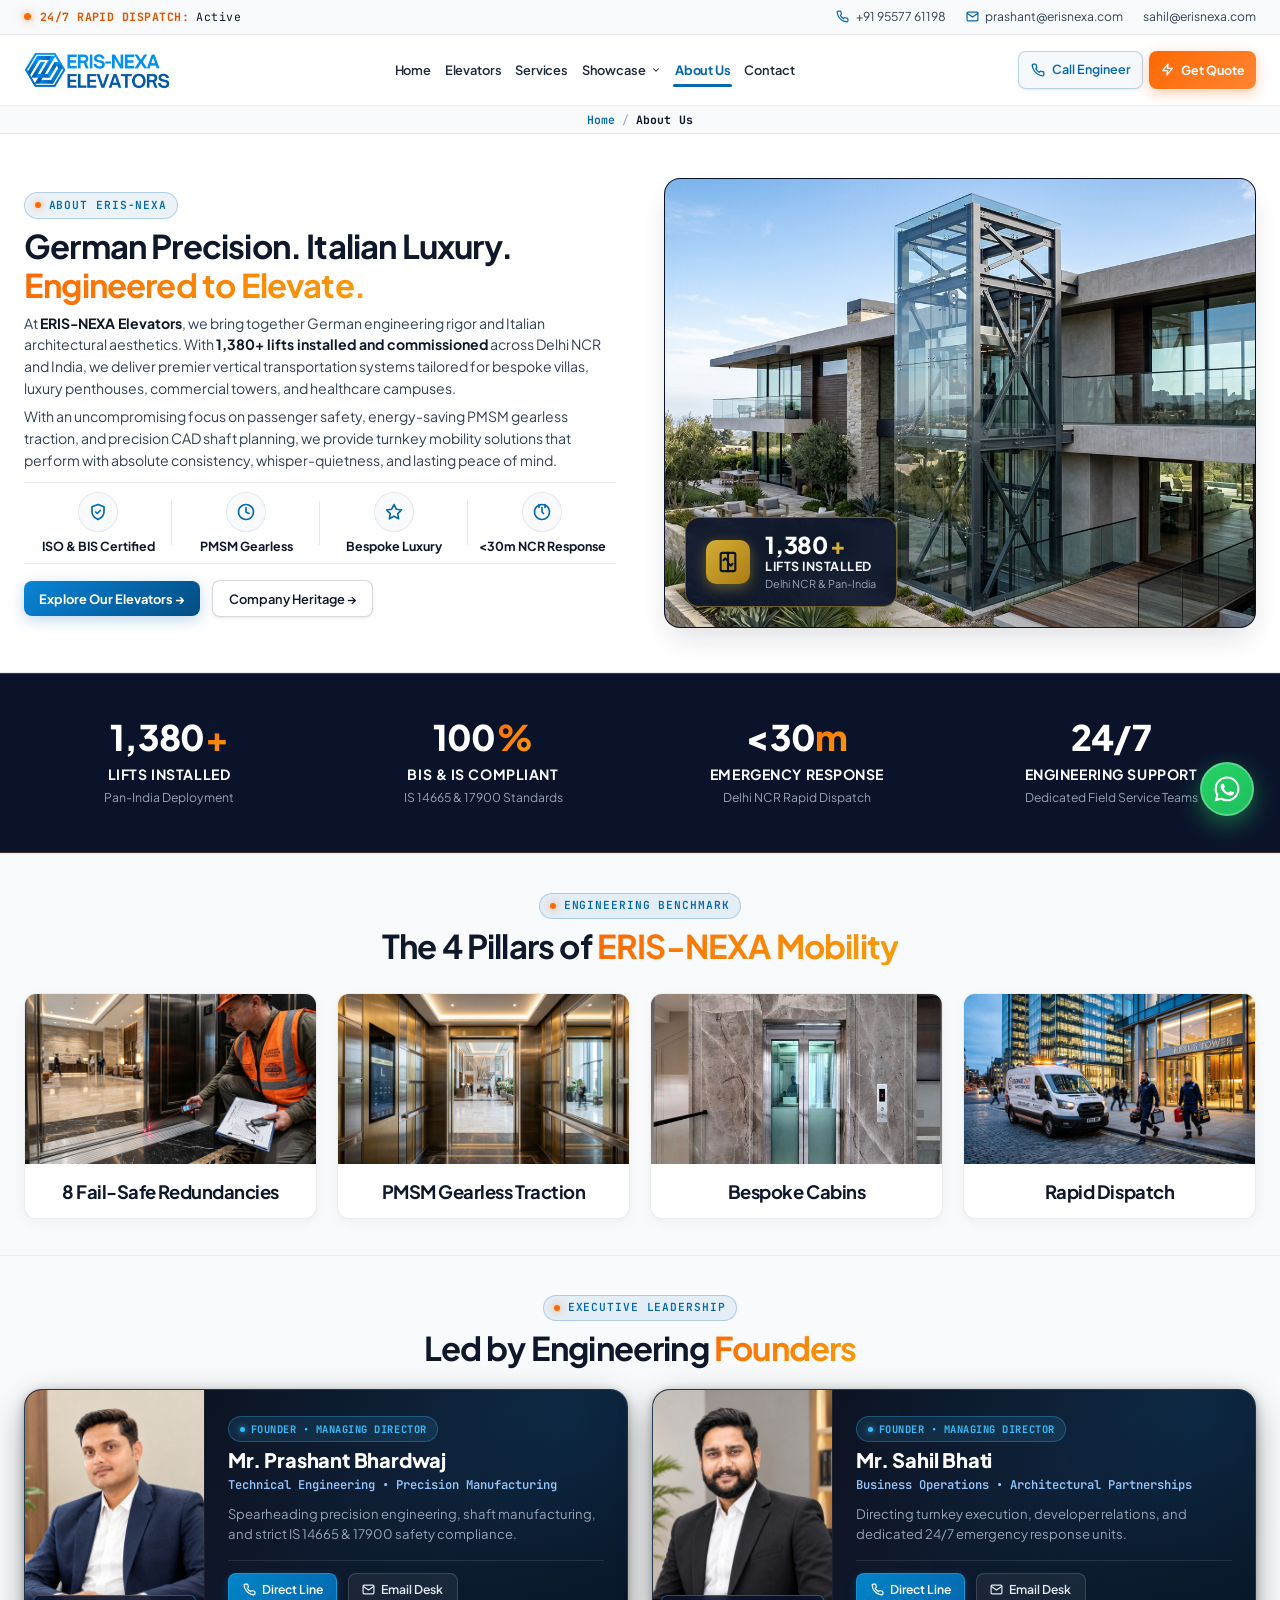
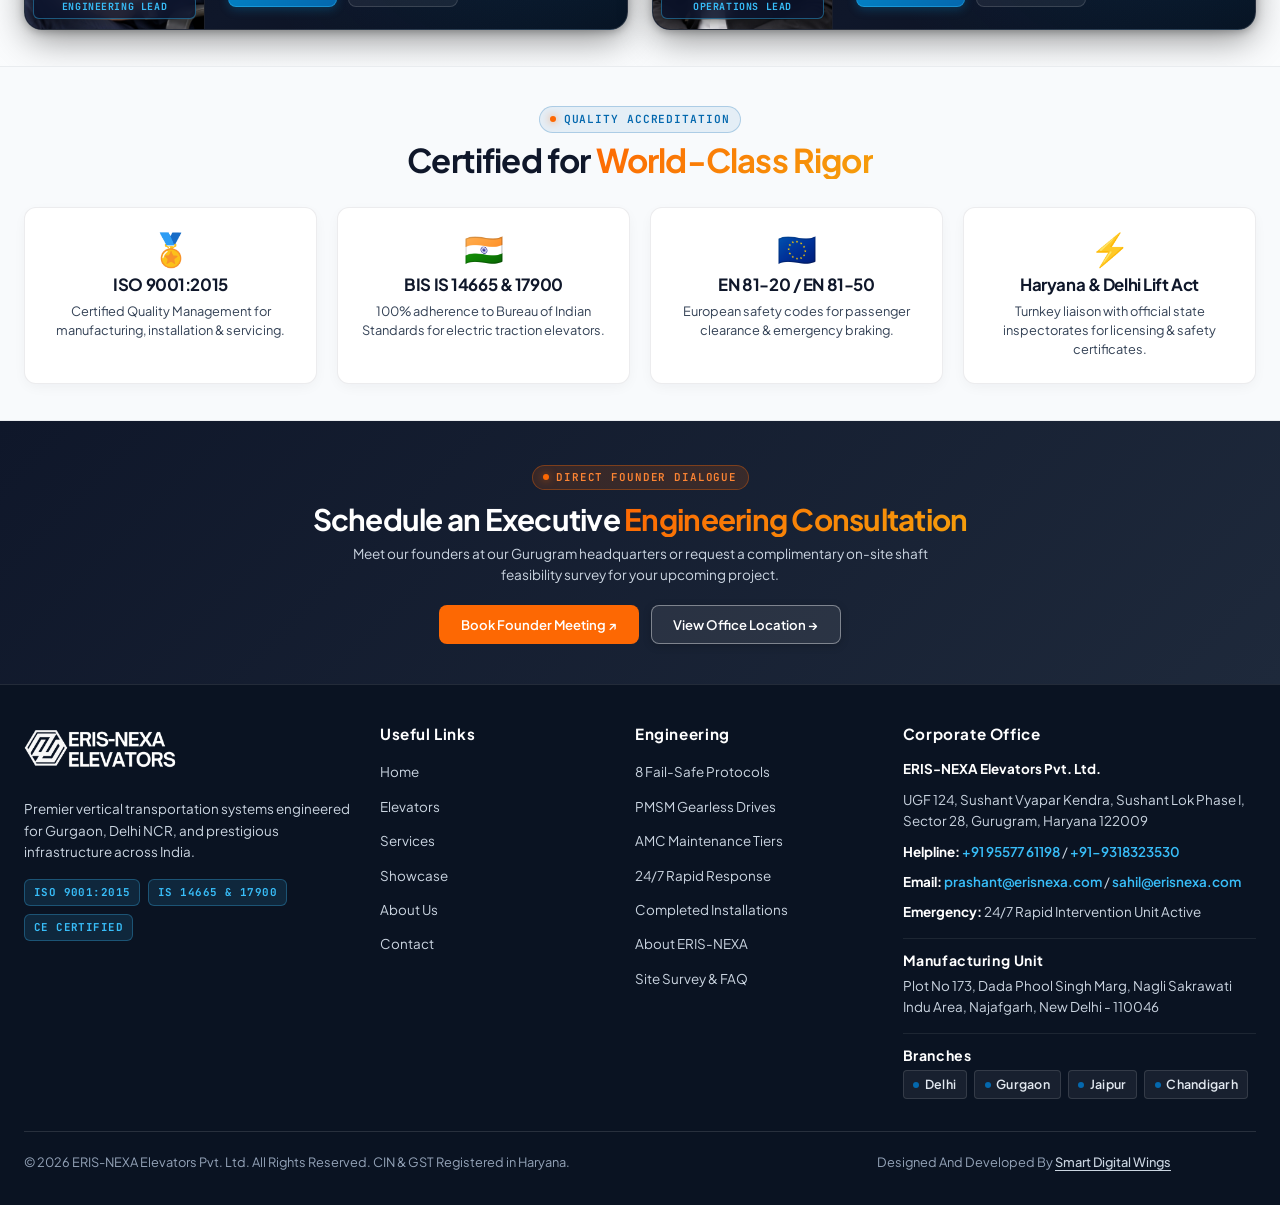
<file: about.html>
<!DOCTYPE html>
<html lang="en">

<head>
  <meta charset="UTF-8">
  <meta name="viewport" content="width=device-width, initial-scale=1.0">
  <meta http-equiv="X-UA-Compatible" content="ie=edge">
  <title>About Us &amp; Leadership — ERIS-NEXA Elevators</title>
  <meta name="description"
    content="Discover the journey of ERIS-NEXA Elevators since 2015. Led by Mr. Sahil Sharma and Mr. Prashant, delivering German-grade engineering, ISO 9001:2015 quality, and 500+ lift installations across Delhi NCR.">
  <meta name="theme-color" content="#FFFFFF">

  <!-- Open Graph Meta -->
  <meta property="og:title" content="About ERIS-NEXA Elevators — Leadership &amp; Engineering Heritage">
  <meta property="og:description"
    content="10+ years of engineering excellence, 500+ successful installations, and certified vertical transportation mastery in Gurgaon &amp; NCR.">
  <meta property="og:type" content="website">

  <!-- Favicon -->
  <link rel="icon" type="image/png" href="assets/images/logo-mark.png">

  <!-- Cache-Control: Force fresh load on every visit across all devices -->
  <meta http-equiv="Cache-Control" content="no-cache, no-store, must-revalidate">
  <meta http-equiv="Pragma" content="no-cache">
  <meta http-equiv="Expires" content="0">

  <!-- Core Design System -->
  <link rel="stylesheet" href="css/style.css?v=2.3.0">
</head>

<body>
  <!-- Top Emergency & Status Bar -->
  <aside class="top-status-bar" aria-label="Rapid Dispatch Status and Emergency Numbers">
    <div class="container top-bar-content">
      <div class="status-indicator">
        <span class="status-dot" aria-hidden="true"></span>
        <span class="status-text"><strong>24/7 RAPID DISPATCH:</strong> Active</span>
      </div>
      <div class="top-contacts">
        <a href="tel:+919557761198" title="Call Primary 24/7 Helpline">
          <svg width="13" height="13" viewBox="0 0 24 24" fill="none" stroke="currentColor" stroke-width="2.2"
            stroke-linecap="round" stroke-linejoin="round" aria-hidden="true">
            <path
              d="M22 16.92v3a2 2 0 0 1-2.18 2 19.79 19.79 0 0 1-8.63-3.07 19.5 19.5 0 0 1-6-6 19.79 19.79 0 0 1-3.07-8.67A2 2 0 0 1 4.11 2h3a2 2 0 0 1 2 1.72 12.84 12.84 0 0 0 .7 2.81 2 2 0 0 1-.45 2.11L8.09 9.91a16 16 0 0 0 6 6l1.27-1.27a2 2 0 0 1 2.11-.45 12.84 12.84 0 0 0 2.81.7A2 2 0 0 1 22 16.92z">
            </path>
          </svg>
          <span>+91 95577 61198</span>
        </a>
        <a href="mailto:prashant@erisnexa.com" class="top-hide-tablet" title="Official Inquiry Email">
          <svg width="13" height="13" viewBox="0 0 24 24" fill="none" stroke="currentColor" stroke-width="2.2"
            stroke-linecap="round" stroke-linejoin="round" aria-hidden="true">
            <path d="M4 4h16c1.1 0 2 .9 2 2v12c0 1.1-.9 2-2 2H4c-1.1 0-2-.9-2-2V6c0-1.1.9-2 2-2z"></path>
            <polyline points="22,6 12,13 2,6"></polyline>
          </svg>
          <span>prashant@erisnexa.com</span>
        </a>
        <a href="mailto:sahil@erisnexa.com" class="top-hide-tablet" title="Official Inquiry Email">
          <span>sahil@erisnexa.com</span>
        </a>
      </div>
    </div>
  </aside>

  <!-- Sticky Glassmorphic Navbar -->
  <header class="navbar" id="siteHeader">
    <div class="container nav-container">
      <a href="index.html" class="brand-logo" title="ERIS-NEXA Elevators Homepage" aria-label="ERIS-NEXA Home">
        <img src="assets/logo/logo dark.png" alt="ERIS-NEXA Elevators" class="header-logo-img" width="112" height="45">
      </a>

      <nav aria-label="Primary Navigation">
        <ul class="nav-menu">
          <li><a href="index.html" class="nav-link">Home</a></li>
          <li><a href="elevators.html" class="nav-link">Elevators</a></li>
          <li><a href="services.html" class="nav-link">Services</a></li>
          <li class="nav-item-dropdown">
            <a href="showcase.html" class="nav-link dropdown-toggle" aria-haspopup="true" aria-expanded="false">
              <span>Showcase</span>
              <svg class="dropdown-chevron" width="10" height="10" viewBox="0 0 24 24" fill="none" stroke="currentColor" stroke-width="2.5" stroke-linecap="round" stroke-linejoin="round" aria-hidden="true">
                <polyline points="6 9 12 15 18 9"></polyline>
              </svg>
            </a>
            <ul class="nav-dropdown-menu">
              <li>
                <a href="images.html" class="dropdown-item">
                  <svg class="dropdown-icon" width="14" height="14" viewBox="0 0 24 24" fill="none" stroke="currentColor" stroke-width="2" stroke-linecap="round" stroke-linejoin="round" aria-hidden="true">
                    <rect x="3" y="3" width="18" height="18" rx="2" ry="2"/>
                    <circle cx="8.5" cy="8.5" r="1.5"/>
                    <polyline points="21 15 16 10 5 21"/>
                  </svg>
                  <span>Images</span>
                </a>
              </li>
              <li>
                <a href="videos.html" class="dropdown-item">
                  <svg class="dropdown-icon" width="14" height="14" viewBox="0 0 24 24" fill="none" stroke="currentColor" stroke-width="2" stroke-linecap="round" stroke-linejoin="round" aria-hidden="true">
                    <polygon points="23 7 16 12 23 17 23 7"/>
                    <rect x="1" y="5" width="15" height="14" rx="2" ry="2"/>
                  </svg>
                  <span>Videos</span>
                </a>
              </li>
            </ul>
          </li>
          <li><a href="about.html" class="nav-link active">About Us</a></li>
          <li><a href="contact.html" class="nav-link">Contact</a></li>
        </ul>
      </nav>

      <div class="nav-actions">
        <a href="tel:+919557761198" class="btn btn-outline btn-sm nav-call-btn" title="Instant Phone Call">
          <svg width="14" height="14" viewBox="0 0 24 24" fill="none" stroke="currentColor" stroke-width="2.2"
            stroke-linecap="round" stroke-linejoin="round" aria-hidden="true">
            <path
              d="M22 16.92v3a2 2 0 0 1-2.18 2 19.79 19.79 0 0 1-8.63-3.07 19.5 19.5 0 0 1-6-6 19.79 19.79 0 0 1-3.07-8.67A2 2 0 0 1 4.11 2h3a2 2 0 0 1 2 1.72 12.84 12.84 0 0 0 .7 2.81 2 2 0 0 1-.45 2.11L8.09 9.91a16 16 0 0 0 6 6l1.27-1.27a2 2 0 0 1 2.11-.45 12.84 12.84 0 0 0 2.81.7A2 2 0 0 1 22 16.92z">
            </path>
          </svg>
          <span>Call Engineer</span>
        </a>
        <button class="btn btn-primary btn-sm nav-quote-btn" data-open-modal="quote"
          data-service="General Consultation">
          <svg width="13" height="13" viewBox="0 0 24 24" fill="none" stroke="currentColor" stroke-width="2.5"
            stroke-linecap="round" stroke-linejoin="round" aria-hidden="true">
            <path d="M13 2L3 14h9l-1 8 10-12h-9l1-8z"></path>
          </svg>
          <span>Get Quote</span>
        </button>
        <button class="mobile-menu-toggle" aria-label="Toggle navigation menu" aria-expanded="false">
          <span class="hamburger-box" aria-hidden="true">
            <span class="hamburger-line"></span>
            <span class="hamburger-line"></span>
            <span class="hamburger-line"></span>
          </span>
        </button>
      </div>
    </div>
  </header>

  <main>
    <!-- Compact Breadcrumb Bar -->
    <div class="page-hero-section">
      <div class="container">
        <h1 class="visually-hidden">About ERIS-NEXA Elevators</h1>
        <nav class="breadcrumbs" aria-label="Breadcrumbs">
          <a href="index.html">Home</a>
          <span>/</span>
          <span>About Us</span>
        </nav>
      </div>
    </div>

    <!-- ==========================================================================
         ABOUT ERIS-NEXA (50-50 SPLIT MATCHED TO HOMEPAGE)
         ========================================================================== -->
    <section class="section home-about-section" id="about-us">
      <div class="container">
        <div class="home-about-grid">

          <!-- Left Column (50% Width): Standard Website Section Header, Story, 4 Features with Dividers, Standard Buttons -->
          <div class="home-about-content">
            <div class="section-header">
              <span class="section-tag">ABOUT ERIS-NEXA</span>
              <h2 class="section-title">
                German Precision. Italian Luxury. <span class="gold-text">Engineered to Elevate.</span>
              </h2>
              <p class="section-desc">
                At <strong>ERIS-NEXA Elevators</strong>, we bring together German engineering rigor and Italian
                architectural aesthetics. With <strong>1,380+ lifts installed and commissioned</strong> across Delhi NCR
                and India, we deliver premier vertical transportation systems tailored for bespoke villas, luxury
                penthouses, commercial towers, and healthcare campuses.
              </p>
              <p class="section-desc" style="margin-top: 0.35rem; margin-bottom: 0;">
                With an uncompromising focus on passenger safety, energy-saving PMSM gearless traction, and precision
                CAD shaft planning, we provide turnkey mobility solutions that perform with absolute consistency,
                whisper-quietness, and lasting peace of mind.
              </p>
            </div>

            <!-- 4 Feature Columns with Vertical Dividers (Reference Matched) -->
            <div class="home-about-features-row">
              <div class="home-about-feature-col">
                <div class="home-about-feature-icon">
                  <svg width="18" height="18" viewBox="0 0 24 24" fill="none" stroke="currentColor" stroke-width="2.2"
                    stroke-linecap="round" stroke-linejoin="round" aria-hidden="true">
                    <path d="M12 22s8-4 8-10V5l-8-3-8 3v7c0 6 8 10 8 10z"></path>
                    <polyline points="9 12 11 14 15 10"></polyline>
                  </svg>
                </div>
                <span>ISO &amp; BIS Certified</span>
              </div>

              <div class="home-about-feature-col">
                <div class="home-about-feature-icon">
                  <svg width="18" height="18" viewBox="0 0 24 24" fill="none" stroke="currentColor" stroke-width="2.2"
                    stroke-linecap="round" stroke-linejoin="round" aria-hidden="true">
                    <circle cx="12" cy="12" r="10"></circle>
                    <polyline points="12 6 12 12 16 14"></polyline>
                  </svg>
                </div>
                <span>PMSM Gearless</span>
              </div>

              <div class="home-about-feature-col">
                <div class="home-about-feature-icon">
                  <svg width="18" height="18" viewBox="0 0 24 24" fill="none" stroke="currentColor" stroke-width="2.2"
                    stroke-linecap="round" stroke-linejoin="round" aria-hidden="true">
                    <polygon
                      points="12 2 15.09 8.26 22 9.27 17 14.14 18.18 21.02 12 17.77 5.82 21.02 7 14.14 2 9.27 8.91 8.26 12 2">
                    </polygon>
                  </svg>
                </div>
                <span>Bespoke Luxury</span>
              </div>

              <div class="home-about-feature-col">
                <div class="home-about-feature-icon">
                  <svg width="18" height="18" viewBox="0 0 24 24" fill="none" stroke="currentColor" stroke-width="2.2"
                    stroke-linecap="round" stroke-linejoin="round" aria-hidden="true">
                    <circle cx="12" cy="12" r="10"></circle>
                    <polyline points="12 6 12 12 14 14"></polyline>
                    <path d="M16 2v4M8 2v4"></path>
                  </svg>
                </div>
                <span>&lt;30m NCR Response</span>
              </div>
            </div>

            <!-- Standard Website Action Buttons -->
            <div class="home-about-actions">
              <a href="elevators.html" class="btn btn-primary btn-sm">
                <span>Explore Our Elevators &rarr;</span>
              </a>
              <a href="#pillars" class="btn btn-outline btn-sm">
                <span>Company Heritage &rarr;</span>
              </a>
            </div>
          </div>

          <!-- Right Column (50% Width): Clean Architectural Showcase Elevator Image with 1,380+ Badge -->
          <div class="home-about-visual">
            <div class="home-about-img-frame">
              <img src="assets/images/service-hoistway-structure.jpg"
                alt="ERIS-NEXA Architectural Panoramic Glass Elevator Installation" loading="lazy">
              <!-- 1,380+ Lifts Installed Floating Badge -->
              <div class="about-installed-badge" aria-label="1,380 Plus Lifts Installed">
                <div class="about-installed-badge-icon" aria-hidden="true">
                  <svg width="22" height="22" viewBox="0 0 24 24" fill="none" stroke="currentColor" stroke-width="2.3"
                    stroke-linecap="round" stroke-linejoin="round">
                    <rect x="4" y="2" width="16" height="20" rx="2" ry="2"></rect>
                    <line x1="12" y1="2" x2="12" y2="22"></line>
                    <polyline points="7 10 9 8 11 10"></polyline>
                    <polyline points="17 14 15 16 13 14"></polyline>
                  </svg>
                </div>
                <div class="about-installed-badge-info">
                  <div class="about-installed-badge-num">1,380<span>+</span></div>
                  <div class="about-installed-badge-label">Lifts Installed</div>
                  <div class="about-installed-badge-sub">Delhi NCR &amp; Pan-India</div>
                </div>
              </div>
            </div>
          </div>

        </div>
      </div>
    </section>

    <!-- Proven Milestones Counter Strip -->
    <section class="about-milestones-section">
      <div class="container">
        <div class="about-milestones-grid">
          <div class="about-milestone-item">
            <div class="milestone-num">1,380<span class="gold-text">+</span></div>
            <div class="milestone-label">Lifts Installed</div>
            <div class="milestone-sub">Pan-India Deployment</div>
          </div>
          <div class="about-milestone-item">
            <div class="milestone-num">100<span class="gold-text">%</span></div>
            <div class="milestone-label">BIS &amp; IS Compliant</div>
            <div class="milestone-sub">IS 14665 &amp; 17900 Standards</div>
          </div>
          <div class="about-milestone-item">
            <div class="milestone-num">&lt;30<span class="gold-text">m</span></div>
            <div class="milestone-label">Emergency Response</div>
            <div class="milestone-sub">Delhi NCR Rapid Dispatch</div>
          </div>
          <div class="about-milestone-item">
            <div class="milestone-num">24/7</div>
            <div class="milestone-label">Engineering Support</div>
            <div class="milestone-sub">Dedicated Field Service Teams</div>
          </div>
        </div>
      </div>
    </section>

    <!-- The 4 Core Engineering Pillars -->
    <section class="section" id="pillars"
      style="background: #F8FAFC; border-top: 1px solid rgba(15,23,42,0.06); border-bottom: 1px solid rgba(15,23,42,0.06); padding: 2.25rem 0;">
      <div class="container">
        <div class="section-header text-center">
          <span class="section-tag">ENGINEERING BENCHMARK</span>
          <h2 class="section-title">
            The 4 Pillars of <span class="gold-text">ERIS-NEXA Mobility</span>
          </h2>
        </div>

        <div class="about-pillars-grid">
          <!-- Pillar 1 -->
          <div class="about-pillar-card">
            <div class="about-pillar-thumb">
              <img src="assets/images/service-safety-audit.jpg" alt="Safety Engineering" loading="lazy">
            </div>
            <div class="about-pillar-body">
              <h3 class="about-pillar-title">8 Fail-Safe Redundancies</h3>
            </div>
          </div>

          <!-- Pillar 2 -->
          <div class="about-pillar-card">
            <div class="about-pillar-thumb">
              <img src="assets/images/service-modernization.jpg" alt="PMSM Gearless Traction" loading="lazy">
            </div>
            <div class="about-pillar-body">
              <h3 class="about-pillar-title">PMSM Gearless Traction</h3>
            </div>
          </div>

          <!-- Pillar 3 -->
          <div class="about-pillar-card">
            <div class="about-pillar-thumb">
              <img src="assets/images/home-1.jpeg" alt="Architectural Luxury Cabins" loading="lazy">
            </div>
            <div class="about-pillar-body">
              <h3 class="about-pillar-title">Bespoke Cabins</h3>
            </div>
          </div>

          <!-- Pillar 4 -->
          <div class="about-pillar-card">
            <div class="about-pillar-thumb">
              <img src="assets/images/service-emergency-dispatch.jpg" alt="Rapid Dispatch" loading="lazy">
            </div>
            <div class="about-pillar-body">
              <h3 class="about-pillar-title">Rapid Dispatch</h3>
            </div>
          </div>
        </div>
      </div>
    </section>

    <!-- ==========================================================================
         LEADERSHIP & CORPORATE PROFILE
         ========================================================================== -->
    <section class="section leadership-section" id="leadership" style="padding: 2.25rem 0;">
      <div class="container">
        <div class="section-header text-center">
          <span class="section-tag">EXECUTIVE LEADERSHIP</span>
          <h2 class="section-title">
            Led by Engineering <span class="gold-text">Founders</span>
          </h2>
        </div>

        <div class="directors-grid">
          <!-- Director 1 -->
          <div class="director-card">
            <div class="director-img-wrap">
              <img src="assets/images/director-prashant.jpg" alt="Prashant Bhardwaj - Founder &amp; Managing Director"
                loading="lazy">
              <span class="director-img-badge">ENGINEERING LEAD</span>
            </div>
            <div class="director-info">
              <div class="director-header-line">
                <span class="director-role-pill"><span class="role-pulse-dot"></span> FOUNDER &bull; MANAGING
                  DIRECTOR</span>
              </div>
              <h3 class="director-name">Mr. Prashant Bhardwaj</h3>
              <span class="director-spec-tag">Technical Engineering &bull; Precision Manufacturing</span>
              <p class="director-bio">
                Spearheading precision engineering, shaft manufacturing, and strict IS 14665 &amp; 17900 safety
                compliance.
              </p>
              <div class="director-action-row">
                <a href="tel:+919557761198" class="director-btn-call" title="Call Director">
                  <svg width="13" height="13" viewBox="0 0 24 24" fill="none" stroke="currentColor" stroke-width="2.2">
                    <path
                      d="M22 16.92v3a2 2 0 0 1-2.18 2 19.79 19.79 0 0 1-8.63-3.07 19.5 19.5 0 0 1-6-6 19.79 19.79 0 0 1-3.07-8.67A2 2 0 0 1 4.11 2h3a2 2 0 0 1 2 1.72 12.84 12.84 0 0 0 .7 2.81 2 2 0 0 1-.45 2.11L8.09 9.91a16 16 0 0 0 6 6l1.27-1.27a2 2 0 0 1 2.11-.45 12.84 12.84 0 0 0 2.81.7A2 2 0 0 1 22 16.92z" />
                  </svg>
                  <span>Direct Line</span>
                </a>
                <a href="mailto:prashant@erisnexa.com" class="director-btn-mail" title="Email Executive Desk">
                  <svg width="13" height="13" viewBox="0 0 24 24" fill="none" stroke="currentColor" stroke-width="2.2">
                    <path d="M4 4h16c1.1 0 2 .9 2 2v12c0 1.1-.9 2-2 2H4c-1.1 0-2-.9-2-2V6c0-1.1.9-2 2-2z" />
                    <polyline points="22,6 12,13 2,6" />
                  </svg>
                  <span>Email Desk</span>
                </a>
              </div>
            </div>
          </div>

          <!-- Director 2 -->
          <div class="director-card">
            <div class="director-img-wrap">
              <img src="assets/images/director-sahil.jpg" alt="Sahil Bhati - Founder &amp; Managing Director"
                loading="lazy">
              <span class="director-img-badge">OPERATIONS LEAD</span>
            </div>
            <div class="director-info">
              <div class="director-header-line">
                <span class="director-role-pill"><span class="role-pulse-dot"></span> FOUNDER &bull; MANAGING
                  DIRECTOR</span>
              </div>
              <h3 class="director-name">Mr. Sahil Bhati</h3>
              <span class="director-spec-tag">Business Operations &bull; Architectural Partnerships</span>
              <p class="director-bio">
                Directing turnkey execution, developer relations, and dedicated 24/7 emergency response units.
              </p>
              <div class="director-action-row">
                <a href="tel:+919318323530" class="director-btn-call" title="Call Director">
                  <svg width="13" height="13" viewBox="0 0 24 24" fill="none" stroke="currentColor" stroke-width="2.2">
                    <path
                      d="M22 16.92v3a2 2 0 0 1-2.18 2 19.79 19.79 0 0 1-8.63-3.07 19.5 19.5 0 0 1-6-6 19.79 19.79 0 0 1-3.07-8.67A2 2 0 0 1 4.11 2h3a2 2 0 0 1 2 1.72 12.84 12.84 0 0 0 .7 2.81 2 2 0 0 1-.45 2.11L8.09 9.91a16 16 0 0 0 6 6l1.27-1.27a2 2 0 0 1 2.11-.45 12.84 12.84 0 0 0 2.81.7A2 2 0 0 1 22 16.92z" />
                  </svg>
                  <span>Direct Line</span>
                </a>
                <a href="mailto:sahil@erisnexa.com" class="director-btn-mail" title="Email Executive Desk">
                  <svg width="13" height="13" viewBox="0 0 24 24" fill="none" stroke="currentColor" stroke-width="2.2">
                    <path d="M4 4h16c1.1 0 2 .9 2 2v12c0 1.1-.9 2-2 2H4c-1.1 0-2-.9-2-2V6c0-1.1.9-2 2-2z" />
                    <polyline points="22,6 12,13 2,6" />
                  </svg>
                  <span>Email Desk</span>
                </a>
              </div>
            </div>
          </div>
        </div>
      </div>
    </section>

    <!-- Certifications & Standards Matrix -->
    <section class="section"
      style="background: #F8FAFC; border-top: 1px solid rgba(15,23,42,0.06); border-bottom: 1px solid rgba(15,23,42,0.06); padding: 2.25rem 0;">
      <div class="container">
        <div class="section-header text-center">
          <span class="section-tag">QUALITY ACCREDITATION</span>
          <h2 class="section-title">
            Certified for <span class="gold-text">World-Class Rigor</span>
          </h2>
        </div>

        <div class="about-standards-grid">
          <div class="about-standard-card">
            <div class="about-standard-icon">🏅</div>
            <h3 class="about-standard-code">ISO 9001:2015</h3>
            <p class="about-standard-desc">Certified Quality Management for manufacturing, installation &amp; servicing.
            </p>
          </div>

          <div class="about-standard-card">
            <div class="about-standard-icon">🇮🇳</div>
            <h3 class="about-standard-code">BIS IS 14665 &amp; 17900</h3>
            <p class="about-standard-desc">100% adherence to Bureau of Indian Standards for electric traction elevators.
            </p>
          </div>

          <div class="about-standard-card">
            <div class="about-standard-icon">🇪🇺</div>
            <h3 class="about-standard-code">EN 81-20 / EN 81-50</h3>
            <p class="about-standard-desc">European safety codes for passenger clearance &amp; emergency braking.</p>
          </div>

          <div class="about-standard-card">
            <div class="about-standard-icon">⚡</div>
            <h3 class="about-standard-code">Haryana &amp; Delhi Lift Act</h3>
            <p class="about-standard-desc">Turnkey liaison with official state inspectorates for licensing &amp; safety
              certificates.</p>
          </div>
        </div>
      </div>
    </section>

    <!-- Consultation CTA -->
    <section
      style="background: linear-gradient(135deg, #0F172A 0%, #1E293B 100%); color: #FFFFFF; text-align: center; padding: 2.5rem 0;">
      <div class="container">
        <span class="section-tag"
          style="background: rgba(253,104,3,0.15); color: #FF8533; border-color: rgba(253,104,3,0.35); padding: 0.2rem 0.65rem; font-size: 0.68rem; margin-bottom: 0.35rem;">
          DIRECT FOUNDER DIALOGUE
        </span>
        <h2 style="font-size: clamp(1.4rem, 2.5vw, 1.85rem); color: #FFFFFF; margin: 0.35rem 0 0.45rem 0;">
          Schedule an Executive <span class="gold-text">Engineering Consultation</span>
        </h2>
        <p style="max-width: 620px; margin: 0 auto 1.25rem auto; color: #CBD5E1; font-size: 0.85rem; line-height: 1.5;">
          Meet our founders at our Gurugram headquarters or request a complimentary on-site shaft feasibility survey for
          your upcoming project.
        </p>
        <div style="display: flex; gap: 0.75rem; justify-content: center; flex-wrap: wrap;">
          <button class="btn btn-sm"
            style="background: #FD6803; color: #FFFFFF; border: none; padding: 0.5rem 1.35rem; font-size: 0.82rem;"
            data-open-modal="quote" data-service="Executive Meeting">
            Book Founder Meeting &nearr;
          </button>
          <a href="contact.html" class="btn btn-outline-white btn-sm"
            style="padding: 0.5rem 1.35rem; font-size: 0.82rem;">
            <span>View Office Location &rarr;</span>
          </a>
        </div>
      </div>
    </section>
  </main>

  <!-- Corporate Footer -->
  <footer class="site-footer">
    <div class="container">
      <div class="footer-grid">
        <div class="footer-brand-col">
          <div class="footer-logo">
            <a href="index.html" aria-label="ERIS-NEXA Home">
              <img src="assets/logo/logo light.png" alt="ERIS-NEXA Elevators" class="footer-logo-img" width="115"
                height="46">
            </a>
          </div>
          <p class="footer-desc">
            Premier vertical transportation systems engineered for Gurgaon, Delhi NCR, and prestigious infrastructure
            across India.
          </p>
          <div class="footer-badges">
            <span class="badge">ISO 9001:2015</span>
            <span class="badge">IS 14665 &amp; 17900</span>
            <span class="badge">CE Certified</span>
          </div>
        </div>

        <div class="footer-col">
          <h4 class="footer-title">Useful Links</h4>
          <ul class="footer-links">
            <li><a href="index.html">Home</a></li>
            <li><a href="elevators.html">Elevators</a></li>
            <li><a href="services.html">Services</a></li>
            <li><a href="showcase.html">Showcase</a></li>
            <li><a href="about.html">About Us</a></li>
            <li><a href="contact.html">Contact</a></li>
          </ul>
        </div>

        <div class="footer-col">
          <h4 class="footer-title">Engineering</h4>
          <ul class="footer-links">
            <li><a href="safety.html">8 Fail-Safe Protocols</a></li>
            <li><a href="technology.html">PMSM Gearless Drives</a></li>
            <li><a href="services.html">AMC Maintenance Tiers</a></li>
            <li><a href="services.html">24/7 Rapid Response</a></li>
            <li><a href="showcase.html">Completed Installations</a></li>
            <li><a href="about.html">About ERIS-NEXA</a></li>
            <li><a href="contact.html">Site Survey &amp; FAQ</a></li>
          </ul>
        </div>

        <div class="footer-col">
          <h4 class="footer-title">Corporate Office</h4>
          <div class="footer-contact-info">
            <p><strong>ERIS-NEXA Elevators Pvt. Ltd.</strong></p>
            <p>UGF 124, Sushant Vyapar Kendra, Sushant Lok Phase I, Sector 28, Gurugram, Haryana 122009</p>
            <p><strong>Helpline:</strong> <a href="tel:+919557761198">+91 95577 61198</a> / <a
                href="tel:+919318323530">+91-9318323530</a></p>
            <p><strong>Email:</strong> <a href="mailto:prashant@erisnexa.com">prashant@erisnexa.com</a> / <a href="mailto:sahil@erisnexa.com">sahil@erisnexa.com</a></p>
            <p><strong>Emergency:</strong> 24/7 Rapid Intervention Unit Active</p>
          </div>

          <div class="footer-unit-block">
            <h4 class="footer-title footer-unit-title">Manufacturing Unit</h4>
            <div class="footer-contact-info">
              <p>Plot No 173, Dada Phool Singh Marg, Nagli Sakrawati Indu Area, Najafgarh, New Delhi - 110046</p>
            </div>
          </div>

          <div class="footer-branches-block">
            <h4 class="footer-title footer-unit-title">Branches</h4>
            <div class="footer-branch-tags">
              <span class="branch-tag">Delhi</span>
              <span class="branch-tag">Gurgaon</span>
              <span class="branch-tag">Jaipur</span>
              <span class="branch-tag">Chandigarh</span>
            </div>
          </div>
        </div>
      </div>

      <div class="footer-bottom">
        <div>&copy; 2026 ERIS-NEXA Elevators Pvt. Ltd. All Rights Reserved. CIN &amp; GST Registered in Haryana.</div>
        <div>Designed And Developed By <a href="https://smartdigitalwings.com" target="_blank"
            rel="noopener noreferrer">Smart Digital Wings</a></div>
      </div>
    </div>
  </footer>

  <!-- Floating Actions -->
  <aside class="floating-widget-bar" aria-label="Floating Quick Actions">
    <a href="https://wa.me/919557761198?text=Hello%20ERIS-NEXA%20Elevators%2C%20I%20would%20like%20to%20connect%20with%20your%20leadership%20team."
      target="_blank" rel="noopener noreferrer" class="floating-btn whatsapp" title="Chat Directly on WhatsApp"
      aria-label="Chat on WhatsApp">
      <svg width="30" height="30" viewBox="0 0 24 24" fill="currentColor" aria-hidden="true">
        <path
          d="M12.04 2C6.58 2 2.13 6.45 2.13 11.91C2.13 13.66 2.59 15.36 3.45 16.86L2.05 22L7.3 20.62C8.75 21.41 10.38 21.83 12.04 21.83C17.5 21.83 21.95 17.38 21.95 11.92C21.95 9.27 20.92 6.78 19.05 4.91C17.18 3.04 14.69 2 12.04 2ZM12.04 20.15C10.55 20.15 9.09 19.75 7.82 19L7.52 18.82L4.4 19.64L5.23 16.59L5.03 16.27C4.21 14.97 3.78 13.46 3.78 11.91C3.78 7.36 7.49 3.65 12.04 3.65C14.25 3.65 16.32 4.51 17.88 6.07C19.44 7.63 20.3 9.7 20.3 11.91C20.3 16.47 16.59 20.15 12.04 20.15ZM16.57 14.43C16.32 14.3 15.1 13.7 14.87 13.62C14.65 13.54 14.48 13.5 14.31 13.75C14.14 14 13.65 14.58 13.5 14.75C13.35 14.92 13.2 14.94 12.95 14.82C12.7 14.7 11.89 14.43 10.93 13.58C10.18 12.91 9.68 12.08 9.53 11.83C9.38 11.58 9.51 11.45 9.64 11.32C9.75 11.21 9.89 11.03 10.01 10.88C10.14 10.73 10.18 10.63 10.26 10.46C10.34 10.29 10.3 10.15 10.24 10.02C10.18 9.9 9.68 8.67 9.47 8.17C9.27 7.68 9.06 7.75 8.91 7.74C8.76 7.73 8.59 7.73 8.43 7.73C8.26 7.73 7.99 7.79 7.76 8.04C7.53 8.29 6.88 8.9 6.88 10.14C6.88 11.38 7.78 12.58 7.91 12.75C8.03 12.92 9.68 15.47 12.21 16.56C14.01 17.34 14.71 17.27 15.6 17.14C16.14 17.06 17.26 16.46 17.5 15.79C17.73 15.13 17.73 14.56 17.67 14.43C17.6 14.31 17.43 14.24 17.18 14.12L16.57 14.43Z" />
      </svg>
      <span class="floating-tooltip">Chat on WhatsApp</span>
    </a>
    <button class="floating-btn top-scroll" id="btnBackToTop" title="Scroll Back to Top" aria-label="Back to Top">
      <svg width="20" height="20" viewBox="0 0 24 24" fill="none" stroke="currentColor" stroke-width="2.5"
        stroke-linecap="round" stroke-linejoin="round" aria-hidden="true">
        <path d="M18 15l-6-6-6 6" />
      </svg>
    </button>
  </aside>

  <!-- Accessible Consultation & Quote Modal -->
  <dialog id="quoteModal" closedby="any" aria-labelledby="modalTitle">
    <div class="modal-card">
      <button type="button" class="modal-close-btn" aria-label="Close quote modal">✕</button>

      <div class="modal-wizard-header">
        <span class="section-tag" style="margin-bottom: 0.5rem;">LEADERSHIP CONSULTATION</span>
        <h3 id="modalTitle">Connect with Executive Leadership</h3>
        <p>Direct dialogue with our founders for major developments and architectural partnerships.</p>
      </div>

      <form id="quoteForm">
        <div class="form-row-2">
          <div class="form-field-group">
            <label for="modalName">Your Full Name *</label>
            <input type="text" id="modalName" name="name" class="form-input" required placeholder="e.g. Rajesh Sharma">
          </div>
          <div class="form-field-group">
            <label for="modalPhone">Phone / WhatsApp *</label>
            <input type="tel" id="modalPhone" name="phone" class="form-input" required placeholder="+91 98765 43210">
          </div>
        </div>

        <div class="form-row-2">
          <div class="form-field-group">
            <label for="modalEmail">Official Email *</label>
            <input type="email" id="modalEmail" name="email" class="form-input" required placeholder="name@company.com">
          </div>
          <div class="form-field-group">
            <label for="modalCity">City / Location *</label>
            <input type="text" id="modalCity" name="city" class="form-input" required value="Gurgaon"
              placeholder="e.g. Gurgaon, Delhi, Noida">
          </div>
        </div>

        <div class="form-row-2">
          <div class="form-field-group">
            <label for="modalBuildingType">Building / Organization Type</label>
            <select id="modalBuildingType" name="building_type" class="form-select">
              <option value="Architectural Design Firm">Architectural Design Firm</option>
              <option value="Real Estate Builder / Developer">Real Estate Builder / Developer</option>
              <option value="Private Villa Owner">Private Villa Owner</option>
              <option value="Commercial Complex Management">Commercial Complex Management</option>
              <option value="Hospital / Healthcare Group">Hospital Group</option>
            </select>
          </div>
          <div class="form-field-group">
            <label for="modalRequirement">Requirement</label>
            <select id="modalRequirement" name="requirement" class="form-select">
              <option value="Executive Partnership Consultation">Executive Partnership</option>
              <option value="New Project Turnkey Elevators">New Project Turnkey Elevators</option>
              <option value="Annual Maintenance Contract">AMC Maintenance Contract</option>
              <option value="Modernization Project">Modernization Project</option>
            </select>
          </div>
        </div>

        <div class="form-field-group">
          <label for="modalMessage">Meeting Objective / Project Brief (Optional)</label>
          <textarea id="modalMessage" name="message" class="form-textarea" rows="3"
            placeholder="Tell us about your upcoming project scope, location, or partnership ideas..."></textarea>
        </div>

        <button type="submit" class="btn btn-primary btn-lg" style="width: 100%; margin-top: 0.5rem;">
          <span>Submit &bull; Dispatch Directly to Leadership WhatsApp &nearr;</span>
        </button>
      </form>
    </div>
  </dialog>

  <!-- Scripts -->
  <script src="js/main.js?v=2.3.0"></script>
</body>

</html>
</file>
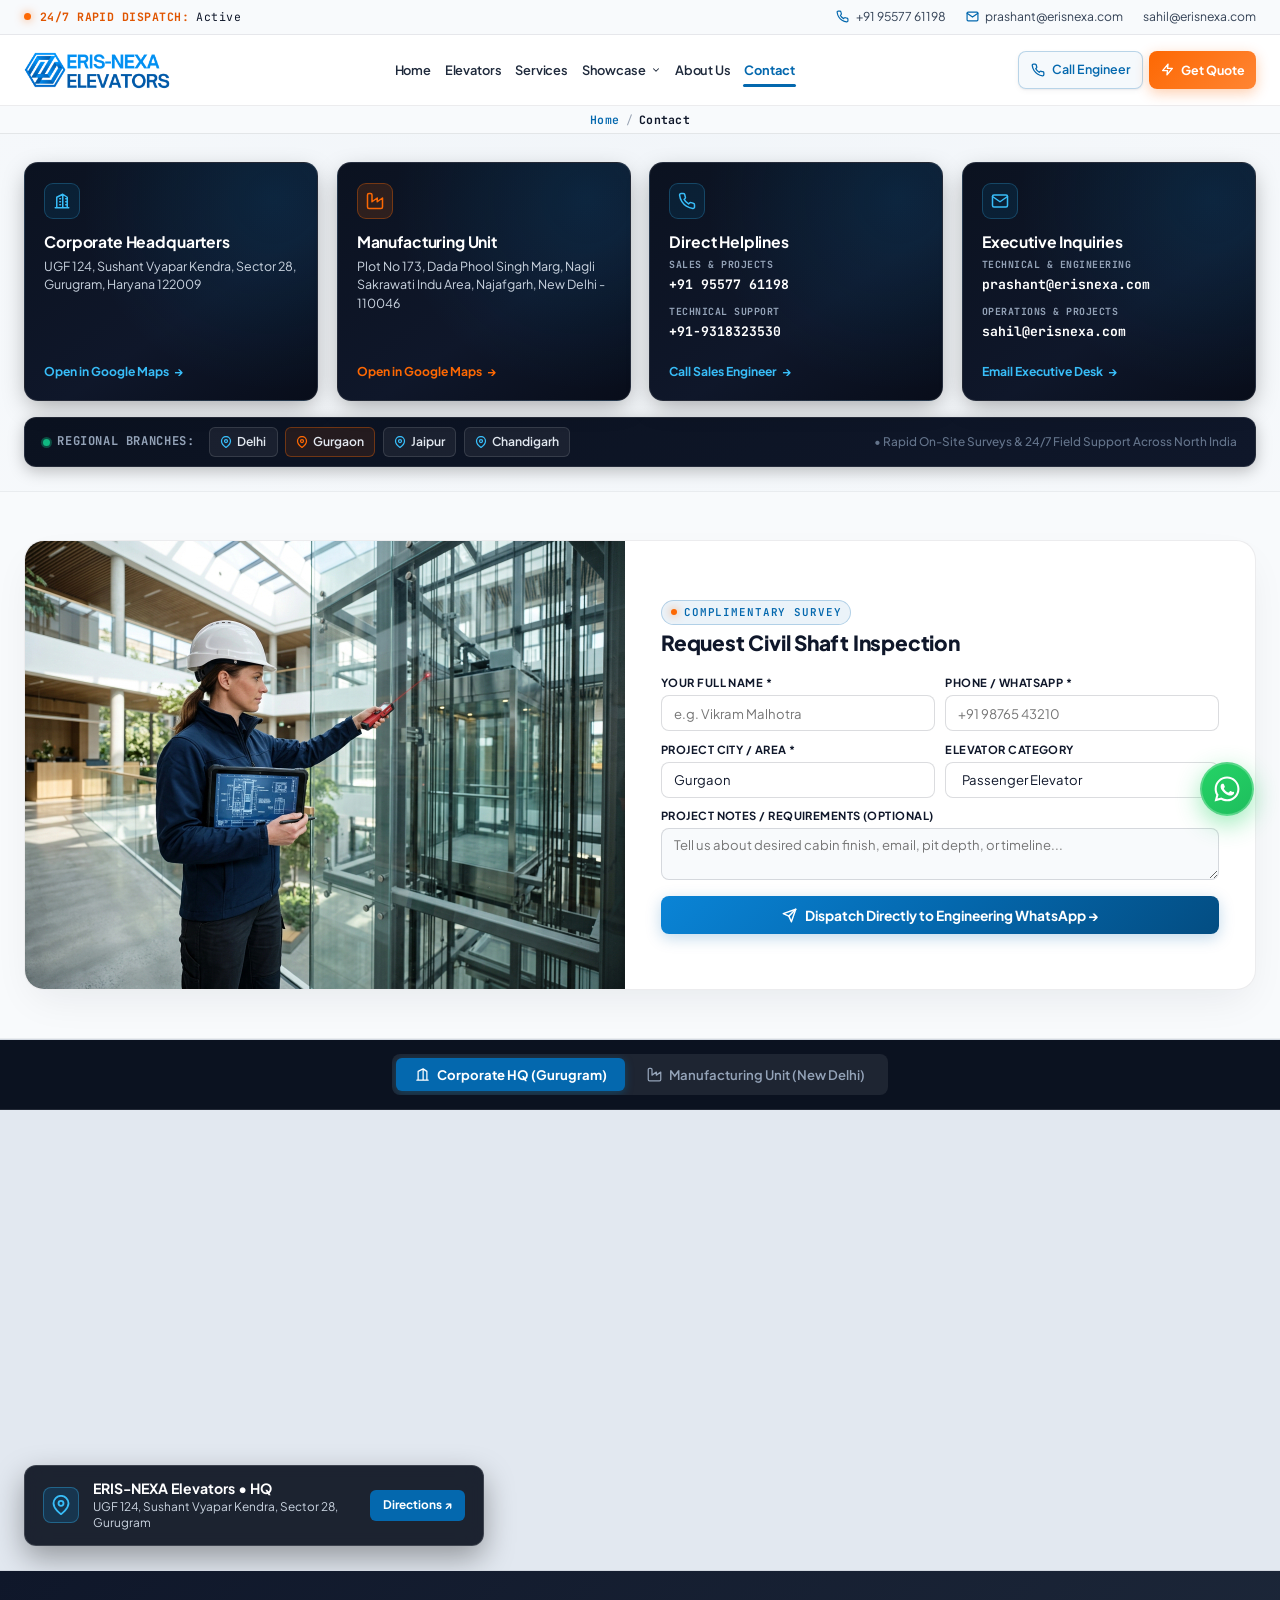
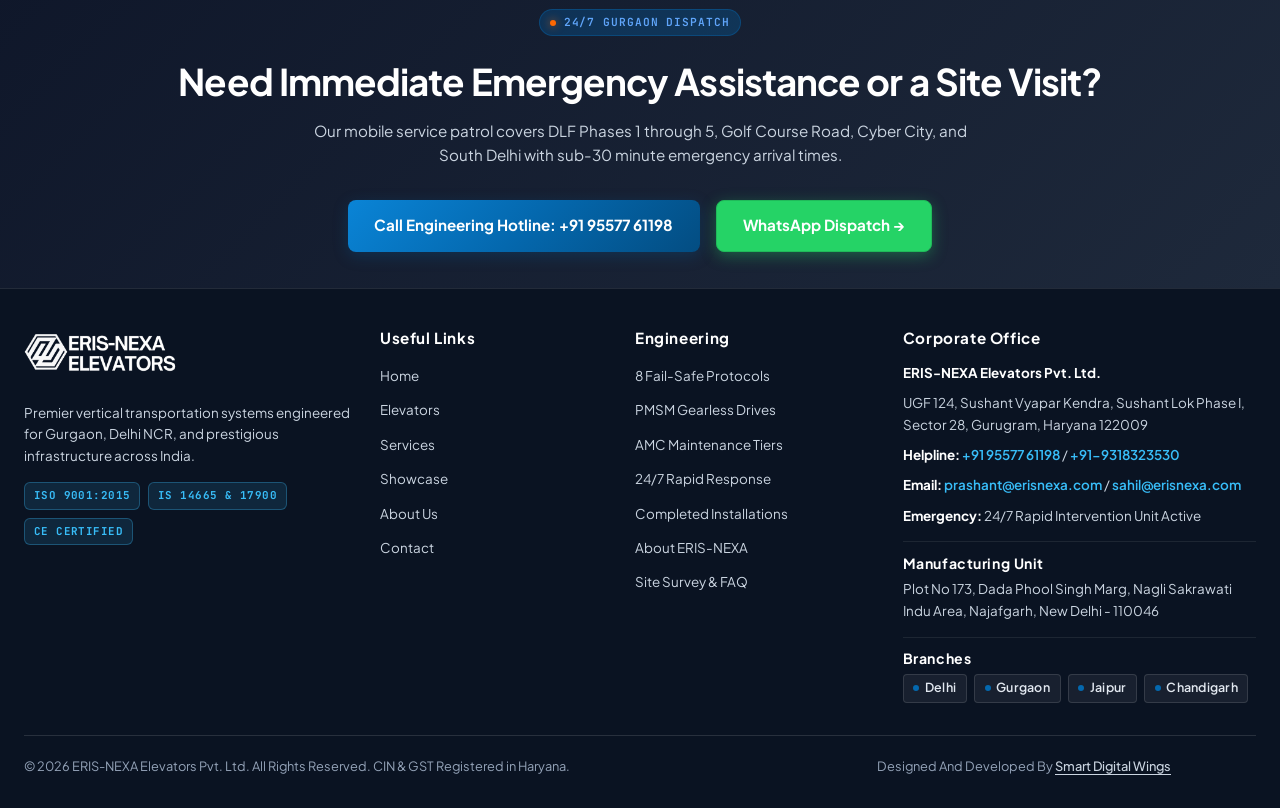
<file: contact.html>
<!DOCTYPE html>
<html lang="en">

<head>
  <meta charset="UTF-8">
  <meta name="viewport" content="width=device-width, initial-scale=1.0">
  <meta http-equiv="X-UA-Compatible" content="ie=edge">
  <title>Contact Us &amp; Technical Site Survey — ERIS-NEXA Elevators Gurugram</title>
  <meta name="description"
    content="Contact ERIS-NEXA Elevators at Sushant Vyapar Kendra, Gurugram. Call +91 95577 61198 for complimentary site surveys, turnkey pricing proposals, and architectural elevator FAQs.">
  <meta name="theme-color" content="#FFFFFF">

  <!-- Open Graph Meta -->
  <meta property="og:title" content="Contact &amp; Site Survey — ERIS-NEXA Elevators">
  <meta property="og:description"
    content="Book a complimentary civil elevator shaft survey in Gurgaon &amp; NCR or get instant technical quotation.">
  <meta property="og:type" content="website">

  <!-- Favicon -->
  <link rel="icon" type="image/png" href="assets/images/logo-mark.png">

  <!-- Cache-Control: Force fresh load on every visit across all devices -->
  <meta http-equiv="Cache-Control" content="no-cache, no-store, must-revalidate">
  <meta http-equiv="Pragma" content="no-cache">
  <meta http-equiv="Expires" content="0">

  <!-- Core Design System -->
  <link rel="stylesheet" href="css/style.css?v=2.3.0">
</head>

<body>
  <!-- Top Emergency & Status Bar -->
  <aside class="top-status-bar" aria-label="Rapid Dispatch Status and Emergency Numbers">
    <div class="container top-bar-content">
      <div class="status-indicator">
        <span class="status-dot" aria-hidden="true"></span>
        <span class="status-text"><strong>24/7 RAPID DISPATCH:</strong> Active</span>
      </div>
      <div class="top-contacts">
        <a href="tel:+919557761198" title="Call Primary 24/7 Helpline">
          <svg width="13" height="13" viewBox="0 0 24 24" fill="none" stroke="currentColor" stroke-width="2.2"
            stroke-linecap="round" stroke-linejoin="round" aria-hidden="true">
            <path
              d="M22 16.92v3a2 2 0 0 1-2.18 2 19.79 19.79 0 0 1-8.63-3.07 19.5 19.5 0 0 1-6-6 19.79 19.79 0 0 1-3.07-8.67A2 2 0 0 1 4.11 2h3a2 2 0 0 1 2 1.72 12.84 12.84 0 0 0 .7 2.81 2 2 0 0 1-.45 2.11L8.09 9.91a16 16 0 0 0 6 6l1.27-1.27a2 2 0 0 1 2.11-.45 12.84 12.84 0 0 0 2.81.7A2 2 0 0 1 22 16.92z">
            </path>
          </svg>
          <span>+91 95577 61198</span>
        </a>
        <a href="mailto:prashant@erisnexa.com" class="top-hide-tablet" title="Official Inquiry Email">
          <svg width="13" height="13" viewBox="0 0 24 24" fill="none" stroke="currentColor" stroke-width="2.2"
            stroke-linecap="round" stroke-linejoin="round" aria-hidden="true">
            <path d="M4 4h16c1.1 0 2 .9 2 2v12c0 1.1-.9 2-2 2H4c-1.1 0-2-.9-2-2V6c0-1.1.9-2 2-2z"></path>
            <polyline points="22,6 12,13 2,6"></polyline>
          </svg>
          <span>prashant@erisnexa.com</span>
        </a>
        <a href="mailto:sahil@erisnexa.com" class="top-hide-tablet" title="Official Inquiry Email">
          <span>sahil@erisnexa.com</span>
        </a>
      </div>
    </div>
  </aside>

  <!-- Sticky Glassmorphic Navbar -->
  <header class="navbar" id="siteHeader">
    <div class="container nav-container">
      <a href="index.html" class="brand-logo" title="ERIS-NEXA Elevators Homepage" aria-label="ERIS-NEXA Home">
        <img src="assets/logo/logo dark.png" alt="ERIS-NEXA Elevators" class="header-logo-img" width="112" height="45">
      </a>

      <nav aria-label="Primary Navigation">
        <ul class="nav-menu">
          <li><a href="index.html" class="nav-link">Home</a></li>
          <li><a href="elevators.html" class="nav-link">Elevators</a></li>
          <li><a href="services.html" class="nav-link">Services</a></li>
          <li class="nav-item-dropdown">
            <a href="showcase.html" class="nav-link dropdown-toggle" aria-haspopup="true" aria-expanded="false">
              <span>Showcase</span>
              <svg class="dropdown-chevron" width="10" height="10" viewBox="0 0 24 24" fill="none" stroke="currentColor" stroke-width="2.5" stroke-linecap="round" stroke-linejoin="round" aria-hidden="true">
                <polyline points="6 9 12 15 18 9"></polyline>
              </svg>
            </a>
            <ul class="nav-dropdown-menu">
              <li>
                <a href="images.html" class="dropdown-item">
                  <svg class="dropdown-icon" width="14" height="14" viewBox="0 0 24 24" fill="none" stroke="currentColor" stroke-width="2" stroke-linecap="round" stroke-linejoin="round" aria-hidden="true">
                    <rect x="3" y="3" width="18" height="18" rx="2" ry="2"/>
                    <circle cx="8.5" cy="8.5" r="1.5"/>
                    <polyline points="21 15 16 10 5 21"/>
                  </svg>
                  <span>Images</span>
                </a>
              </li>
              <li>
                <a href="videos.html" class="dropdown-item">
                  <svg class="dropdown-icon" width="14" height="14" viewBox="0 0 24 24" fill="none" stroke="currentColor" stroke-width="2" stroke-linecap="round" stroke-linejoin="round" aria-hidden="true">
                    <polygon points="23 7 16 12 23 17 23 7"/>
                    <rect x="1" y="5" width="15" height="14" rx="2" ry="2"/>
                  </svg>
                  <span>Videos</span>
                </a>
              </li>
            </ul>
          </li>
          <li><a href="about.html" class="nav-link">About Us</a></li>
          <li><a href="contact.html" class="nav-link active">Contact</a></li>
        </ul>
      </nav>

      <div class="nav-actions">
        <a href="tel:+919557761198" class="btn btn-outline btn-sm nav-call-btn" title="Instant Phone Call">
          <svg width="14" height="14" viewBox="0 0 24 24" fill="none" stroke="currentColor" stroke-width="2.2"
            stroke-linecap="round" stroke-linejoin="round" aria-hidden="true">
            <path
              d="M22 16.92v3a2 2 0 0 1-2.18 2 19.79 19.79 0 0 1-8.63-3.07 19.5 19.5 0 0 1-6-6 19.79 19.79 0 0 1-3.07-8.67A2 2 0 0 1 4.11 2h3a2 2 0 0 1 2 1.72 12.84 12.84 0 0 0 .7 2.81 2 2 0 0 1-.45 2.11L8.09 9.91a16 16 0 0 0 6 6l1.27-1.27a2 2 0 0 1 2.11-.45 12.84 12.84 0 0 0 2.81.7A2 2 0 0 1 22 16.92z">
            </path>
          </svg>
          <span>Call Engineer</span>
        </a>
        <button class="btn btn-primary btn-sm nav-quote-btn" data-open-modal="quote"
          data-service="General Consultation">
          <svg width="13" height="13" viewBox="0 0 24 24" fill="none" stroke="currentColor" stroke-width="2.5"
            stroke-linecap="round" stroke-linejoin="round" aria-hidden="true">
            <path d="M13 2L3 14h9l-1 8 10-12h-9l1-8z"></path>
          </svg>
          <span>Get Quote</span>
        </button>
        <button class="mobile-menu-toggle" aria-label="Toggle navigation menu" aria-expanded="false">
          <span class="hamburger-box" aria-hidden="true">
            <span class="hamburger-line"></span>
            <span class="hamburger-line"></span>
            <span class="hamburger-line"></span>
          </span>
        </button>
      </div>
    </div>
  </header>

  <main>
    <!-- Compact Breadcrumb Bar -->
    <div class="page-hero-section">
      <div class="container">
        <h1 class="visually-hidden">Contact ERIS-NEXA Elevators &mdash; Complimentary Site Survey</h1>
        <nav class="breadcrumbs" aria-label="Breadcrumbs">
          <a href="index.html">Home</a>
          <span>/</span>
          <span>Contact</span>
        </nav>
      </div>
    </div>

    <!-- Direct Contact Cards Grid (4-Card Facility & Direct Helplines Layout) -->
    <section class="section" style="padding-top: 1.75rem; padding-bottom: 1.5rem;">
      <div class="container">
        <div class="contact-hub-grid">

          <!-- Card 1: Office Address -->
          <div class="contact-hub-card">
            <div>
              <div class="contact-hub-icon-wrap" aria-hidden="true">
                <svg width="18" height="18" viewBox="0 0 24 24" fill="none" stroke="currentColor" stroke-width="2"
                  stroke-linecap="round" stroke-linejoin="round">
                  <path d="M3 21h18M5 21V7l8-4v18M13 21V3l6 4v14" />
                  <path d="M9 9h1M9 13h1M9 17h1M17 9h1M17 13h1M17 17h1" />
                </svg>
              </div>
              <h3 class="contact-hub-title">Corporate Headquarters</h3>
              <p class="contact-hub-text">
                UGF 124, Sushant Vyapar Kendra, Sector 28, Gurugram, Haryana 122009
              </p>
            </div>
            <a href="https://maps.google.com/?q=Sushant+Vyapar+Kendra+Sector+28+Gurugram" target="_blank"
              rel="noopener noreferrer" class="contact-hub-link">
              <span>Open in Google Maps</span>
              <span aria-hidden="true">&rarr;</span>
            </a>
          </div>

          <!-- Card 2: Manufacturing Unit -->
          <div class="contact-hub-card">
            <div>
              <div class="contact-hub-icon-wrap" aria-hidden="true"
                style="background: rgba(253, 104, 3, 0.14); border-color: rgba(253, 104, 3, 0.35); color: #FD6803;">
                <svg width="18" height="18" viewBox="0 0 24 24" fill="none" stroke="currentColor" stroke-width="2"
                  stroke-linecap="round" stroke-linejoin="round">
                  <path d="M2 20a2 2 0 0 0 2 2h16a2 2 0 0 0 2-2V8l-7 5V8l-7 5V4a2 2 0 0 0-2-2H4a2 2 0 0 0-2 2Z" />
                </svg>
              </div>
              <h3 class="contact-hub-title">Manufacturing Unit</h3>
              <p class="contact-hub-text">
                Plot No 173, Dada Phool Singh Marg, Nagli Sakrawati Indu Area, Najafgarh, New Delhi - 110046
              </p>
            </div>
            <a href="https://maps.google.com/?q=Plot+No+173+Dada+Phool+Singh+Marg+Nagli+Sakrawati+Indu+Area+Najafgarh+New+Delhi+110046"
              target="_blank" rel="noopener noreferrer" class="contact-hub-link" style="color: #FD6803;">
              <span>Open in Google Maps</span>
              <span aria-hidden="true">&rarr;</span>
            </a>
          </div>

          <!-- Card 3: Phone Helplines -->
          <div class="contact-hub-card">
            <div>
              <div class="contact-hub-icon-wrap" aria-hidden="true">
                <svg width="18" height="18" viewBox="0 0 24 24" fill="none" stroke="currentColor" stroke-width="2"
                  stroke-linecap="round" stroke-linejoin="round">
                  <path
                    d="M22 16.92v3a2 2 0 0 1-2.18 2 19.79 19.79 0 0 1-8.63-3.07 19.5 19.5 0 0 1-6-6 19.79 19.79 0 0 1-3.07-8.67A2 2 0 0 1 4.11 2h3a2 2 0 0 1 2 1.72 12.84 12.84 0 0 0 .7 2.81 2 2 0 0 1-.45 2.11L8.09 9.91a16 16 0 0 0 6 6l1.27-1.27a2 2 0 0 1 2.11-.45 12.84 12.84 0 0 0 2.81.7A2 2 0 0 1 22 16.92z" />
                </svg>
              </div>
              <h3 class="contact-hub-title">Direct Helplines</h3>
              <div class="contact-hub-phone-list">
                <div class="contact-hub-phone-item">
                  <span class="contact-hub-phone-lbl">Sales &amp; Projects</span>
                  <a href="tel:+919557761198" class="contact-hub-phone-val">+91 95577 61198</a>
                </div>
                <div class="contact-hub-phone-item">
                  <span class="contact-hub-phone-lbl">Technical Support</span>
                  <a href="tel:+919318323530" class="contact-hub-phone-val">+91-9318323530</a>
                </div>
              </div>
            </div>
            <a href="tel:+919557761198" class="contact-hub-link">
              <span>Call Sales Engineer</span>
              <span aria-hidden="true">&rarr;</span>
            </a>
          </div>

          <!-- Card 4: Email -->
          <div class="contact-hub-card">
            <div>
              <div class="contact-hub-icon-wrap" aria-hidden="true">
                <svg width="18" height="18" viewBox="0 0 24 24" fill="none" stroke="currentColor" stroke-width="2"
                  stroke-linecap="round" stroke-linejoin="round">
                  <path d="M4 4h16c1.1 0 2 .9 2 2v12c0 1.1-.9 2-2 2H4c-1.1 0-2-.9-2-2V6c0-1.1.9-2 2-2z" />
                  <polyline points="22,6 12,13 2,6" />
                </svg>
              </div>
              <h3 class="contact-hub-title">Executive Inquiries</h3>
              <div class="contact-hub-phone-list">
                <div class="contact-hub-phone-item">
                  <span class="contact-hub-phone-lbl">Technical &amp; Engineering</span>
                  <a href="mailto:prashant@erisnexa.com" class="contact-hub-phone-val" style="text-transform: lowercase;">prashant@erisnexa.com</a>
                </div>
                <div class="contact-hub-phone-item">
                  <span class="contact-hub-phone-lbl">Operations &amp; Projects</span>
                  <a href="mailto:sahil@erisnexa.com" class="contact-hub-phone-val" style="text-transform: lowercase;">sahil@erisnexa.com</a>
                </div>
              </div>
            </div>
            <a href="mailto:prashant@erisnexa.com" class="contact-hub-link">
              <span>Email Executive Desk</span>
              <span aria-hidden="true">&rarr;</span>
            </a>
          </div>

        </div>

        <!-- Compact Regional Branches Strip -->
        <div class="contact-branches-compact-strip">
          <div class="branch-compact-inner">
            <div class="branch-compact-lead">
              <span class="branch-compact-dot" aria-hidden="true"></span>
              <span class="branch-compact-title">Regional Branches:</span>
            </div>
            <div class="branch-compact-tags">
              <span class="branch-pill">
                <svg width="12" height="12" viewBox="0 0 24 24" fill="none" stroke="currentColor" stroke-width="2.5"
                  stroke-linecap="round" stroke-linejoin="round" aria-hidden="true">
                  <path d="M21 10c0 7-9 13-9 13s-9-6-9-13a9 9 0 0 1 18 0z"></path>
                  <circle cx="12" cy="10" r="3"></circle>
                </svg>
                <span>Delhi</span>
              </span>
              <span class="branch-pill branch-pill-hq">
                <svg width="12" height="12" viewBox="0 0 24 24" fill="none" stroke="currentColor" stroke-width="2.5"
                  stroke-linecap="round" stroke-linejoin="round" aria-hidden="true">
                  <path d="M21 10c0 7-9 13-9 13s-9-6-9-13a9 9 0 0 1 18 0z"></path>
                  <circle cx="12" cy="10" r="3"></circle>
                </svg>
                <span>Gurgaon</span>
              </span>
              <span class="branch-pill">
                <svg width="12" height="12" viewBox="0 0 24 24" fill="none" stroke="currentColor" stroke-width="2.5"
                  stroke-linecap="round" stroke-linejoin="round" aria-hidden="true">
                  <path d="M21 10c0 7-9 13-9 13s-9-6-9-13a9 9 0 0 1 18 0z"></path>
                  <circle cx="12" cy="10" r="3"></circle>
                </svg>
                <span>Jaipur</span>
              </span>
              <span class="branch-pill">
                <svg width="12" height="12" viewBox="0 0 24 24" fill="none" stroke="currentColor" stroke-width="2.5"
                  stroke-linecap="round" stroke-linejoin="round" aria-hidden="true">
                  <path d="M21 10c0 7-9 13-9 13s-9-6-9-13a9 9 0 0 1 18 0z"></path>
                  <circle cx="12" cy="10" r="3"></circle>
                </svg>
                <span>Chandigarh</span>
              </span>
            </div>
            <span class="branch-compact-sub">&bull; Rapid On-Site Surveys &amp; 24/7 Field Support Across North
              India</span>
          </div>
        </div>
      </div>
    </section>

    <!-- Site Survey & Custom Quote Form Section (Split Visual + Compact Form) -->
    <section class="section"
      style="background: #F8FAFC; border-top: 1px solid rgba(15,23,42,0.06); border-bottom: 1px solid rgba(15,23,42,0.06); padding: 3rem 0;">
      <div class="container">
        <div class="contact-survey-split">

          <!-- Left Side: Clean Clear Architectural Elevator Image (No Text Overlay) -->
          <div class="contact-survey-visual">
            <img src="assets/images/civil-shaft-inspection.jpg" alt="ERIS-NEXA Civil Elevator Shaft Inspection and CAD Planning"
              class="contact-survey-img" loading="lazy">
          </div>

          <!-- Right Side: Clean Compact Survey Form (5 Essential Attributes) -->
          <div class="contact-survey-form-wrap">
            <div class="contact-survey-form-header">
              <span class="section-tag">COMPLIMENTARY SURVEY</span>
              <h2 class="contact-survey-title" style="margin-bottom: 0;">Request Civil Shaft Inspection</h2>
            </div>

            <form id="contactPageForm" class="survey-compact-form">
              <!-- Attributes 1 & 2: Name & Phone -->
              <div class="form-row-2">
                <div class="form-field-group">
                  <label for="contactName">Your Full Name *</label>
                  <input type="text" id="contactName" name="name" class="form-input" required
                    placeholder="e.g. Vikram Malhotra">
                </div>
                <div class="form-field-group">
                  <label for="contactPhone">Phone / WhatsApp *</label>
                  <input type="tel" id="contactPhone" name="phone" class="form-input" required
                    placeholder="+91 98765 43210">
                </div>
              </div>

              <!-- Attributes 3 & 4: City / Location & Elevator Category -->
              <div class="form-row-2">
                <div class="form-field-group">
                  <label for="contactCity">Project City / Area *</label>
                  <input type="text" id="contactCity" name="city" class="form-input" required value="Gurgaon"
                    placeholder="e.g. DLF Phase 2, Gurgaon">
                </div>
                <div class="form-field-group">
                  <label for="contactElevatorType">Elevator Category</label>
                  <select id="contactElevatorType" name="elevator_type" class="form-select">
                    <option value="Home & Villa Elevator">Home &amp; Villa Elevator</option>
                    <option value="Passenger Elevator" selected>Passenger Elevator</option>
                    <option value="Panoramic Glass Lift">Panoramic Glass Lift</option>
                    <option value="Hospital Stretcher Elevator">Hospital Stretcher Elevator</option>
                    <option value="Goods Freight Lift">Heavy Freight Lift</option>
                    <option value="AMC Maintenance">AMC Maintenance</option>
                  </select>
                </div>
              </div>

              <!-- Attribute 5: Project Notes / Requirements -->
              <div class="form-field-group">
                <label for="contactMessage">Project Notes / Requirements (Optional)</label>
                <textarea id="contactMessage" name="message" class="form-textarea" rows="2"
                  placeholder="Tell us about desired cabin finish, email, pit depth, or timeline..."></textarea>
              </div>

              <button type="submit" class="btn btn-primary survey-compact-submit">
                <svg width="15" height="15" viewBox="0 0 24 24" fill="none" stroke="currentColor" stroke-width="2.3"
                  stroke-linecap="round" stroke-linejoin="round" aria-hidden="true">
                  <line x1="22" y1="2" x2="11" y2="13"></line>
                  <polygon points="22 2 15 22 11 13 2 9 22 2"></polygon>
                </svg>
                <span>Dispatch Directly to Engineering WhatsApp &rarr;</span>
              </button>
            </form>
          </div>

        </div>
      </div>
    </section>

    <!-- Full-Width Interactive Google Map Section (100% Width with Dual Facility Switcher) -->
    <section class="contact-map-section" aria-label="ERIS-NEXA Headquarters and Manufacturing Locations">
      <div class="contact-map-tabs-container">
        <div class="contact-map-tabs" role="tablist" aria-label="Facility Map Locations">
          <button type="button" class="contact-map-tab active" id="mapTabHQ" onclick="switchContactMap('hq')" role="tab" aria-selected="true">
            <svg width="15" height="15" viewBox="0 0 24 24" fill="none" stroke="currentColor" stroke-width="2" stroke-linecap="round" stroke-linejoin="round" aria-hidden="true"><path d="M3 21h18M5 21V7l8-4v18M13 21V3l6 4v14"/></svg>
            <span>Corporate HQ (Gurugram)</span>
          </button>
          <button type="button" class="contact-map-tab" id="mapTabFactory" onclick="switchContactMap('factory')" role="tab" aria-selected="false">
            <svg width="15" height="15" viewBox="0 0 24 24" fill="none" stroke="currentColor" stroke-width="2" stroke-linecap="round" stroke-linejoin="round" aria-hidden="true"><path d="M2 20a2 2 0 0 0 2 2h16a2 2 0 0 0 2-2V8l-7 5V8l-7 5V4a2 2 0 0 0-2-2H4a2 2 0 0 0-2 2Z"/></svg>
            <span>Manufacturing Unit (New Delhi)</span>
          </button>
        </div>
      </div>

      <div class="contact-map-wrap">
        <iframe
          id="contactMapIframe"
          src="https://maps.google.com/maps?q=Sushant+Vyapar+Kendra+Sector+28+Gurugram&t=&z=15&ie=UTF8&iwloc=&output=embed"
          width="100%" height="460" style="border:0; display: block; width: 100%; height: 460px;" allowfullscreen=""
          loading="lazy" referrerpolicy="no-referrer-when-downgrade"
          title="ERIS-NEXA Elevators Office Location — Sushant Vyapar Kendra, Gurugram">
        </iframe>

        <!-- Corporate HQ Overlay Badge -->
        <div id="contactMapBadgeHQ" class="contact-map-overlay-badge">
          <div class="contact-map-badge-icon" aria-hidden="true">
            <svg width="20" height="20" viewBox="0 0 24 24" fill="none" stroke="currentColor" stroke-width="2.2"
              stroke-linecap="round" stroke-linejoin="round">
              <path d="M21 10c0 7-9 13-9 13s-9-6-9-13a9 9 0 0 1 18 0z"></path>
              <circle cx="12" cy="10" r="3"></circle>
            </svg>
          </div>
          <div>
            <div class="contact-map-badge-title">ERIS-NEXA Elevators &bull; HQ</div>
            <div class="contact-map-badge-sub">UGF 124, Sushant Vyapar Kendra, Sector 28, Gurugram</div>
          </div>
          <a href="https://maps.google.com/?q=Sushant+Vyapar+Kendra+Sector+28+Gurugram" target="_blank"
            rel="noopener noreferrer" class="contact-map-badge-btn" title="Open in Google Maps">
            Directions &nearr;
          </a>
        </div>

        <!-- Manufacturing Unit Overlay Badge -->
        <div id="contactMapBadgeFactory" class="contact-map-overlay-badge" style="display: none;">
          <div class="contact-map-badge-icon" aria-hidden="true" style="background: rgba(253, 104, 3, 0.2); border-color: rgba(253, 104, 3, 0.4); color: #FD6803;">
            <svg width="20" height="20" viewBox="0 0 24 24" fill="none" stroke="currentColor" stroke-width="2.2"
              stroke-linecap="round" stroke-linejoin="round">
              <path d="M2 20a2 2 0 0 0 2 2h16a2 2 0 0 0 2-2V8l-7 5V8l-7 5V4a2 2 0 0 0-2-2H4a2 2 0 0 0-2 2Z"></path>
            </svg>
          </div>
          <div>
            <div class="contact-map-badge-title">ERIS-NEXA &bull; Manufacturing Unit</div>
            <div class="contact-map-badge-sub">Plot No 173, Dada Phool Singh Marg, Nagli Sakrawati Indu Area, Najafgarh, New Delhi - 110046</div>
          </div>
          <a href="https://maps.google.com/?q=Plot+No+173+Dada+Phool+Singh+Marg+Nagli+Sakrawati+Indu+Area+Najafgarh+New+Delhi+110046" target="_blank"
            rel="noopener noreferrer" class="contact-map-badge-btn" style="background: #FD6803;" title="Open in Google Maps">
            Directions &nearr;
          </a>
        </div>
      </div>
    </section>

    <!-- Consultation CTA -->
    <section class="section"
      style="background: linear-gradient(135deg, #0F172A 0%, #1E293B 100%); color: #FFFFFF; text-align: center;">
      <div class="container">
        <span class="section-tag"
          style="background: rgba(4,104,174,0.3); color: #60A5FA; border-color: rgba(4,104,174,0.4);">
          24/7 GURGAON DISPATCH
        </span>
        <h2 style="font-size: clamp(1.6rem, 3.5vw, 2.3rem); color: #FFFFFF; margin: 1rem 0;">
          Need Immediate Emergency Assistance or a Site Visit?
        </h2>
        <p style="max-width: 680px; margin: 0 auto 2rem auto; color: #CBD5E1; font-size: 0.95rem; line-height: 1.6;">
          Our mobile service patrol covers DLF Phases 1 through 5, Golf Course Road, Cyber City, and South Delhi with
          sub-30 minute emergency arrival times.
        </p>
        <div style="display: flex; gap: 1rem; justify-content: center; flex-wrap: wrap;">
          <a href="tel:+919557761198" class="btn btn-primary btn-lg">
            Call Engineering Hotline: +91 95577 61198
          </a>
          <a href="https://wa.me/919557761198?text=Hello%20ERIS-NEXA%20Elevators%2C%20I%20would%20like%20to%20request%20a%20site%20survey."
            target="_blank" rel="noopener noreferrer" class="btn btn-whatsapp btn-lg">
            <span>WhatsApp Dispatch &rarr;</span>
          </a>
        </div>
      </div>
    </section>
  </main>

  <!-- Corporate Footer -->
  <footer class="site-footer">
    <div class="container">
      <div class="footer-grid">
        <div class="footer-brand-col">
          <div class="footer-logo">
            <a href="index.html" aria-label="ERIS-NEXA Home">
              <img src="assets/logo/logo light.png" alt="ERIS-NEXA Elevators" class="footer-logo-img" width="115"
                height="46">
            </a>
          </div>
          <p class="footer-desc">
            Premier vertical transportation systems engineered for Gurgaon, Delhi NCR, and prestigious infrastructure
            across India.
          </p>
          <div class="footer-badges">
            <span class="badge">ISO 9001:2015</span>
            <span class="badge">IS 14665 &amp; 17900</span>
            <span class="badge">CE Certified</span>
          </div>
        </div>

        <div class="footer-col">
          <h4 class="footer-title">Useful Links</h4>
          <ul class="footer-links">
            <li><a href="index.html">Home</a></li>
            <li><a href="elevators.html">Elevators</a></li>
            <li><a href="services.html">Services</a></li>
            <li><a href="showcase.html">Showcase</a></li>
            <li><a href="about.html">About Us</a></li>
            <li><a href="contact.html">Contact</a></li>
          </ul>
        </div>

        <div class="footer-col">
          <h4 class="footer-title">Engineering</h4>
          <ul class="footer-links">
            <li><a href="safety.html">8 Fail-Safe Protocols</a></li>
            <li><a href="technology.html">PMSM Gearless Drives</a></li>
            <li><a href="services.html">AMC Maintenance Tiers</a></li>
            <li><a href="services.html">24/7 Rapid Response</a></li>
            <li><a href="showcase.html">Completed Installations</a></li>
            <li><a href="about.html">About ERIS-NEXA</a></li>
            <li><a href="contact.html">Site Survey &amp; FAQ</a></li>
          </ul>
        </div>

        <div class="footer-col">
          <h4 class="footer-title">Corporate Office</h4>
          <div class="footer-contact-info">
            <p><strong>ERIS-NEXA Elevators Pvt. Ltd.</strong></p>
            <p>UGF 124, Sushant Vyapar Kendra, Sushant Lok Phase I, Sector 28, Gurugram, Haryana 122009</p>
            <p><strong>Helpline:</strong> <a href="tel:+919557761198">+91 95577 61198</a> / <a
                href="tel:+919318323530">+91-9318323530</a></p>
            <p><strong>Email:</strong> <a href="mailto:prashant@erisnexa.com">prashant@erisnexa.com</a> / <a href="mailto:sahil@erisnexa.com">sahil@erisnexa.com</a></p>
            <p><strong>Emergency:</strong> 24/7 Rapid Intervention Unit Active</p>
          </div>

          <div class="footer-unit-block">
            <h4 class="footer-title footer-unit-title">Manufacturing Unit</h4>
            <div class="footer-contact-info">
              <p>Plot No 173, Dada Phool Singh Marg, Nagli Sakrawati Indu Area, Najafgarh, New Delhi - 110046</p>
            </div>
          </div>

          <div class="footer-branches-block">
            <h4 class="footer-title footer-unit-title">Branches</h4>
            <div class="footer-branch-tags">
              <span class="branch-tag">Delhi</span>
              <span class="branch-tag">Gurgaon</span>
              <span class="branch-tag">Jaipur</span>
              <span class="branch-tag">Chandigarh</span>
            </div>
          </div>
        </div>
      </div>

      <div class="footer-bottom">
        <div>&copy; 2026 ERIS-NEXA Elevators Pvt. Ltd. All Rights Reserved. CIN &amp; GST Registered in Haryana.</div>
        <div>Designed And Developed By <a href="https://smartdigitalwings.com" target="_blank"
            rel="noopener noreferrer">Smart Digital Wings</a></div>
      </div>
    </div>
  </footer>

  <!-- Floating Actions -->
  <aside class="floating-widget-bar" aria-label="Floating Quick Actions">
    <a href="https://wa.me/919557761198?text=Hello%20ERIS-NEXA%20Elevators%2C%20I%20would%20like%20to%20request%20a%20site%20survey%20and%20quote."
      target="_blank" rel="noopener noreferrer" class="floating-btn whatsapp" title="Chat Directly on WhatsApp"
      aria-label="Chat on WhatsApp">
      <svg width="30" height="30" viewBox="0 0 24 24" fill="currentColor" aria-hidden="true">
        <path
          d="M12.04 2C6.58 2 2.13 6.45 2.13 11.91C2.13 13.66 2.59 15.36 3.45 16.86L2.05 22L7.3 20.62C8.75 21.41 10.38 21.83 12.04 21.83C17.5 21.83 21.95 17.38 21.95 11.92C21.95 9.27 20.92 6.78 19.05 4.91C17.18 3.04 14.69 2 12.04 2ZM12.04 20.15C10.55 20.15 9.09 19.75 7.82 19L7.52 18.82L4.4 19.64L5.23 16.59L5.03 16.27C4.21 14.97 3.78 13.46 3.78 11.91C3.78 7.36 7.49 3.65 12.04 3.65C14.25 3.65 16.32 4.51 17.88 6.07C19.44 7.63 20.3 9.7 20.3 11.91C20.3 16.47 16.59 20.15 12.04 20.15ZM16.57 14.43C16.32 14.3 15.1 13.7 14.87 13.62C14.65 13.54 14.48 13.5 14.31 13.75C14.14 14 13.65 14.58 13.5 14.75C13.35 14.92 13.2 14.94 12.95 14.82C12.7 14.7 11.89 14.43 10.93 13.58C10.18 12.91 9.68 12.08 9.53 11.83C9.38 11.58 9.51 11.45 9.64 11.32C9.75 11.21 9.89 11.03 10.01 10.88C10.14 10.73 10.18 10.63 10.26 10.46C10.34 10.29 10.3 10.15 10.24 10.02C10.18 9.9 9.68 8.67 9.47 8.17C9.27 7.68 9.06 7.75 8.91 7.74C8.76 7.73 8.59 7.73 8.43 7.73C8.26 7.73 7.99 7.79 7.76 8.04C7.53 8.29 6.88 8.9 6.88 10.14C6.88 11.38 7.78 12.58 7.91 12.75C8.03 12.92 9.68 15.47 12.21 16.56C14.01 17.34 14.71 17.27 15.6 17.14C16.14 17.06 17.26 16.46 17.5 15.79C17.73 15.13 17.73 14.56 17.67 14.43C17.6 14.31 17.43 14.24 17.18 14.12L16.57 14.43Z" />
      </svg>
      <span class="floating-tooltip">Chat on WhatsApp</span>
    </a>
    <button class="floating-btn top-scroll" id="btnBackToTop" title="Scroll Back to Top" aria-label="Back to Top">
      <svg width="20" height="20" viewBox="0 0 24 24" fill="none" stroke="currentColor" stroke-width="2.5"
        stroke-linecap="round" stroke-linejoin="round" aria-hidden="true">
        <path d="M18 15l-6-6-6 6" />
      </svg>
    </button>
  </aside>

  <!-- Accessible Consultation & Quote Modal -->
  <dialog id="quoteModal" closedby="any" aria-labelledby="modalTitle">
    <div class="modal-card">
      <button type="button" class="modal-close-btn" aria-label="Close quote modal">✕</button>

      <div class="modal-wizard-header">
        <span class="section-tag" style="margin-bottom: 0.5rem;">SITE SURVEY &amp; QUOTE</span>
        <h3 id="modalTitle">Schedule an On-Site Engineering Survey</h3>
        <p>Direct inspection by certified elevator specialists for civil dimensions and CAD layout.</p>
      </div>

      <form id="quoteForm">
        <div class="form-row-2">
          <div class="form-field-group">
            <label for="modalName">Your Full Name *</label>
            <input type="text" id="modalName" name="name" class="form-input" required placeholder="e.g. Rajesh Sharma">
          </div>
          <div class="form-field-group">
            <label for="modalPhone">Phone / WhatsApp *</label>
            <input type="tel" id="modalPhone" name="phone" class="form-input" required placeholder="+91 98765 43210">
          </div>
        </div>

        <div class="form-row-2">
          <div class="form-field-group">
            <label for="modalEmail">Official Email *</label>
            <input type="email" id="modalEmail" name="email" class="form-input" required placeholder="name@company.com">
          </div>
          <div class="form-field-group">
            <label for="modalCity">City / Location *</label>
            <input type="text" id="modalCity" name="city" class="form-input" required value="Gurgaon"
              placeholder="e.g. Gurgaon, Delhi, Noida">
          </div>
        </div>

        <div class="form-row-2">
          <div class="form-field-group">
            <label for="modalBuildingType">Building Type</label>
            <select id="modalBuildingType" name="building_type" class="form-select">
              <option value="Private Villa / Duplex">Private Villa / Duplex</option>
              <option value="Residential Apartment Building">Residential Apartment</option>
              <option value="Commercial Office Complex">Commercial Office</option>
              <option value="Hospital / Healthcare Facility">Hospital / Clinic</option>
              <option value="Automobile Dealership / Showroom">Automobile Showroom</option>
              <option value="Factory / Industrial Warehouse">Factory / Warehouse</option>
            </select>
          </div>
          <div class="form-field-group">
            <label for="modalRequirement">Requirement</label>
            <select id="modalRequirement" name="requirement" class="form-select">
              <option value="Site Survey &amp; Layout">Site Survey &amp; Civil Layout</option>
              <option value="Home &amp; Villa Elevators">Home &amp; Villa Elevator</option>
              <option value="Passenger Elevators">Passenger Elevator</option>
              <option value="Hospital Elevators">Hospital Stretcher Elevator</option>
              <option value="AMC Annual Maintenance">AMC Annual Maintenance</option>
              <option value="Modernization & Upgrades">Modernization &amp; Upgrades</option>
            </select>
          </div>
        </div>

        <div class="form-field-group">
          <label for="modalMessage">Project Details / Civil Dimensions (Optional)</label>
          <textarea id="modalMessage" name="message" class="form-textarea" rows="3"
            placeholder="Tell us about number of floors, existing pit depth, or preferred cabin finish..."></textarea>
        </div>

        <button type="submit" class="btn btn-primary btn-lg" style="width: 100%; margin-top: 0.5rem;">
          <span>Submit &bull; Dispatch Directly to Engineering WhatsApp &nearr;</span>
        </button>
      </form>
    </div>
  </dialog>

  <!-- Scripts -->
  <script src="js/main.js?v=2.3.0"></script>
  <script>
    // Toggle between Corporate HQ and Manufacturing Unit on Google Map
    function switchContactMap(type) {
      const iframe = document.getElementById('contactMapIframe');
      const badgeHQ = document.getElementById('contactMapBadgeHQ');
      const badgeFactory = document.getElementById('contactMapBadgeFactory');
      const tabHQ = document.getElementById('mapTabHQ');
      const tabFactory = document.getElementById('mapTabFactory');
      if (!iframe) return;

      if (type === 'factory') {
        iframe.src = 'https://maps.google.com/maps?q=Plot+No+173+Dada+Phool+Singh+Marg+Nagli+Sakrawati+Indu+Area+Najafgarh+New+Delhi+110046&t=&z=15&ie=UTF8&iwloc=&output=embed';
        tabHQ?.classList.remove('active');
        tabHQ?.setAttribute('aria-selected', 'false');
        tabFactory?.classList.add('active', 'factory-active');
        tabFactory?.setAttribute('aria-selected', 'true');
        if (badgeHQ) badgeHQ.style.display = 'none';
        if (badgeFactory) badgeFactory.style.display = 'flex';
      } else {
        iframe.src = 'https://maps.google.com/maps?q=Sushant+Vyapar+Kendra+Sector+28+Gurugram&t=&z=15&ie=UTF8&iwloc=&output=embed';
        tabFactory?.classList.remove('active', 'factory-active');
        tabFactory?.setAttribute('aria-selected', 'false');
        tabHQ?.classList.add('active');
        tabHQ?.setAttribute('aria-selected', 'true');
        if (badgeFactory) badgeFactory.style.display = 'none';
        if (badgeHQ) badgeHQ.style.display = 'flex';
      }
    }

    // Wire contactPageForm to send to WhatsApp directly
    document.getElementById('contactPageForm')?.addEventListener('submit', function (e) {
      e.preventDefault();
      const form = e.target;
      const name = form.querySelector('#contactName')?.value || '';
      const phone = form.querySelector('#contactPhone')?.value || '';
      const city = form.querySelector('#contactCity')?.value || '';
      const eType = form.querySelector('#contactElevatorType')?.value || '';
      const msg = form.querySelector('#contactMessage')?.value || '';

      let text = `*New Site Survey & Quote Request - ERIS-NEXA*%0A` +
        `👤 *Name:* ${encodeURIComponent(name)}%0A` +
        `📞 *Phone:* ${encodeURIComponent(phone)}%0A` +
        `📍 *Location:* ${encodeURIComponent(city)}%0A` +
        `🛗 *Elevator Category:* ${encodeURIComponent(eType)}`;

      if (msg.trim()) {
        text += `%0A📝 *Requirements:* ${encodeURIComponent(msg)}`;
      }

      window.open(`https://wa.me/919557761198?text=${text}`, '_blank');
      alert('Thank you! Your survey request is being routed directly to our engineering WhatsApp dispatch.');
      form.reset();
    });
  </script>
</body>

</html>
</file>
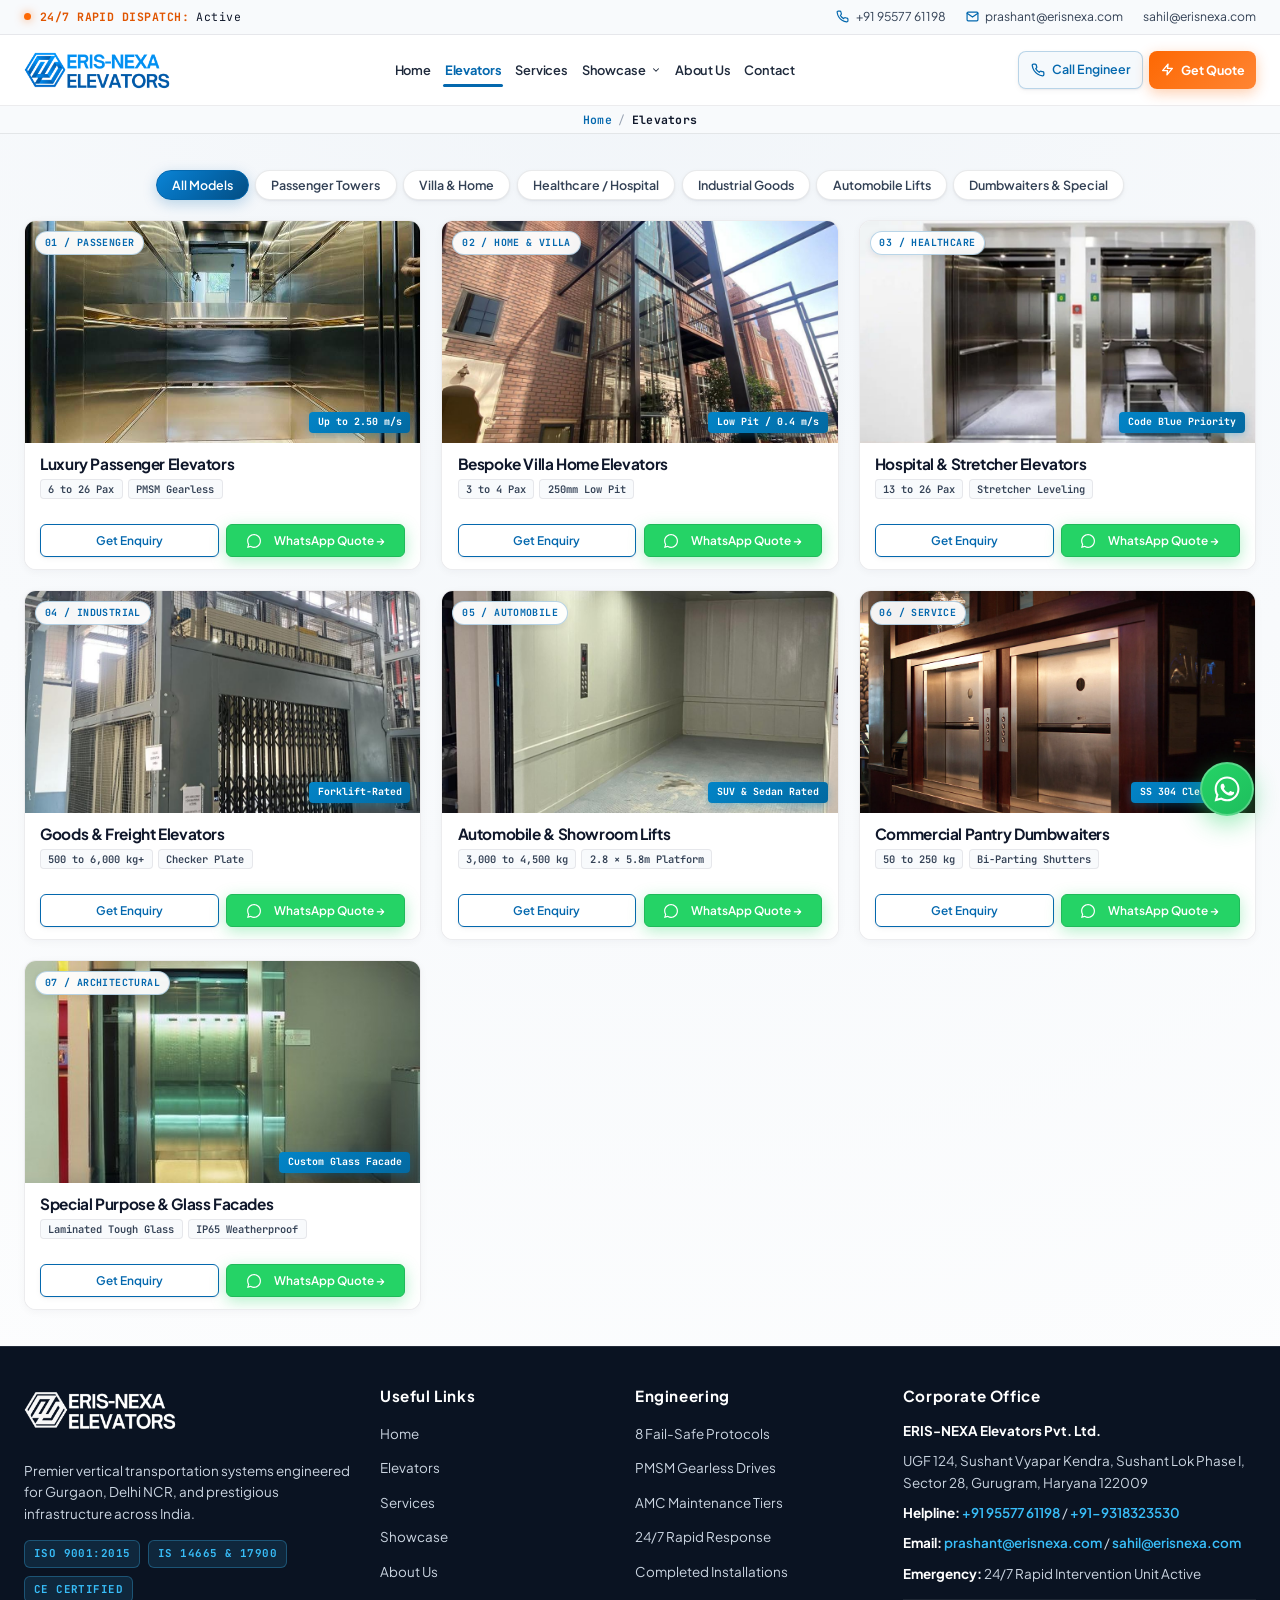
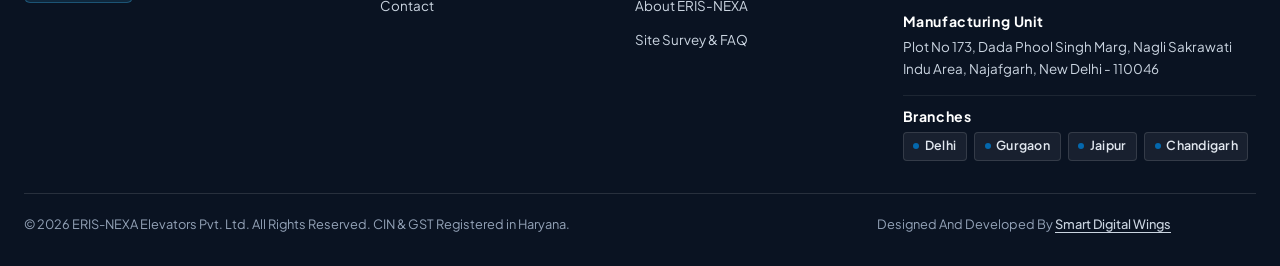
<file: elevators.html>
<!DOCTYPE html>
<html lang="en">

<head>
  <meta charset="UTF-8">
  <meta name="viewport" content="width=device-width, initial-scale=1.0">
  <meta http-equiv="X-UA-Compatible" content="ie=edge">
  <title>Elevator Models &amp; Architectural Specifications — ERIS-NEXA</title>
  <meta name="description"
    content="Explore premier elevator classes by ERIS-NEXA Elevators Gurgaon. Luxury passenger towers, bespoke villa lifts, hospital stretchers, heavy freight, automobile showroom lifts, and panoramic glass facades.">
  <meta name="theme-color" content="#FFFFFF">

  <!-- Open Graph Meta -->
  <meta property="og:title" content="All Elevator Models &amp; Architectural Specifications — ERIS-NEXA">
  <meta property="og:description"
    content="German-grade PMSM gearless elevators engineered for luxury residences, commercial towers, and healthcare across Gurgaon &amp; NCR.">
  <meta property="og:type" content="website">

  <!-- Favicon -->
  <link rel="icon" type="image/png" href="assets/images/logo-mark.png">

  <!-- Cache-Control: Force fresh load on every visit across all devices -->
  <meta http-equiv="Cache-Control" content="no-cache, no-store, must-revalidate">
  <meta http-equiv="Pragma" content="no-cache">
  <meta http-equiv="Expires" content="0">

  <!-- Core Design System -->
  <link rel="stylesheet" href="css/style.css?v=2.3.0">
</head>

<body>
  <!-- Top Emergency & Status Bar -->
  <aside class="top-status-bar" aria-label="Rapid Dispatch Status and Emergency Numbers">
    <div class="container top-bar-content">
      <div class="status-indicator">
        <span class="status-dot" aria-hidden="true"></span>
        <span class="status-text"><strong>24/7 RAPID DISPATCH:</strong> Active</span>
      </div>
      <div class="top-contacts">
        <a href="tel:+919557761198" title="Call Primary 24/7 Helpline">
          <svg width="13" height="13" viewBox="0 0 24 24" fill="none" stroke="currentColor" stroke-width="2.2"
            stroke-linecap="round" stroke-linejoin="round" aria-hidden="true">
            <path
              d="M22 16.92v3a2 2 0 0 1-2.18 2 19.79 19.79 0 0 1-8.63-3.07 19.5 19.5 0 0 1-6-6 19.79 19.79 0 0 1-3.07-8.67A2 2 0 0 1 4.11 2h3a2 2 0 0 1 2 1.72 12.84 12.84 0 0 0 .7 2.81 2 2 0 0 1-.45 2.11L8.09 9.91a16 16 0 0 0 6 6l1.27-1.27a2 2 0 0 1 2.11-.45 12.84 12.84 0 0 0 2.81.7A2 2 0 0 1 22 16.92z">
            </path>
          </svg>
          <span>+91 95577 61198</span>
        </a>
        <a href="mailto:prashant@erisnexa.com" class="top-hide-tablet" title="Official Inquiry Email">
          <svg width="13" height="13" viewBox="0 0 24 24" fill="none" stroke="currentColor" stroke-width="2.2"
            stroke-linecap="round" stroke-linejoin="round" aria-hidden="true">
            <path d="M4 4h16c1.1 0 2 .9 2 2v12c0 1.1-.9 2-2 2H4c-1.1 0-2-.9-2-2V6c0-1.1.9-2 2-2z"></path>
            <polyline points="22,6 12,13 2,6"></polyline>
          </svg>
          <span>prashant@erisnexa.com</span>
        </a>
        <a href="mailto:sahil@erisnexa.com" class="top-hide-tablet" title="Official Inquiry Email">
          <span>sahil@erisnexa.com</span>
        </a>
      </div>
    </div>
  </aside>

  <!-- Sticky Glassmorphic Navbar -->
  <header class="navbar" id="siteHeader">
    <div class="container nav-container">
      <a href="index.html" class="brand-logo" title="ERIS-NEXA Elevators Homepage" aria-label="ERIS-NEXA Home">
        <img src="assets/logo/logo dark.png" alt="ERIS-NEXA Elevators" class="header-logo-img" width="112" height="45">
      </a>

      <nav aria-label="Primary Navigation">
        <ul class="nav-menu">
          <li><a href="index.html" class="nav-link">Home</a></li>
          <li><a href="elevators.html" class="nav-link active">Elevators</a></li>
          <li><a href="services.html" class="nav-link">Services</a></li>
          <li class="nav-item-dropdown">
            <a href="showcase.html" class="nav-link dropdown-toggle" aria-haspopup="true" aria-expanded="false">
              <span>Showcase</span>
              <svg class="dropdown-chevron" width="10" height="10" viewBox="0 0 24 24" fill="none" stroke="currentColor" stroke-width="2.5" stroke-linecap="round" stroke-linejoin="round" aria-hidden="true">
                <polyline points="6 9 12 15 18 9"></polyline>
              </svg>
            </a>
            <ul class="nav-dropdown-menu">
              <li>
                <a href="images.html" class="dropdown-item">
                  <svg class="dropdown-icon" width="14" height="14" viewBox="0 0 24 24" fill="none" stroke="currentColor" stroke-width="2" stroke-linecap="round" stroke-linejoin="round" aria-hidden="true">
                    <rect x="3" y="3" width="18" height="18" rx="2" ry="2"/>
                    <circle cx="8.5" cy="8.5" r="1.5"/>
                    <polyline points="21 15 16 10 5 21"/>
                  </svg>
                  <span>Images</span>
                </a>
              </li>
              <li>
                <a href="videos.html" class="dropdown-item">
                  <svg class="dropdown-icon" width="14" height="14" viewBox="0 0 24 24" fill="none" stroke="currentColor" stroke-width="2" stroke-linecap="round" stroke-linejoin="round" aria-hidden="true">
                    <polygon points="23 7 16 12 23 17 23 7"/>
                    <rect x="1" y="5" width="15" height="14" rx="2" ry="2"/>
                  </svg>
                  <span>Videos</span>
                </a>
              </li>
            </ul>
          </li>
          <li><a href="about.html" class="nav-link">About Us</a></li>
          <li><a href="contact.html" class="nav-link">Contact</a></li>
        </ul>
      </nav>

      <div class="nav-actions">
        <a href="tel:+919557761198" class="btn btn-outline btn-sm nav-call-btn" title="Instant Phone Call">
          <svg width="14" height="14" viewBox="0 0 24 24" fill="none" stroke="currentColor" stroke-width="2.2"
            stroke-linecap="round" stroke-linejoin="round" aria-hidden="true">
            <path
              d="M22 16.92v3a2 2 0 0 1-2.18 2 19.79 19.79 0 0 1-8.63-3.07 19.5 19.5 0 0 1-6-6 19.79 19.79 0 0 1-3.07-8.67A2 2 0 0 1 4.11 2h3a2 2 0 0 1 2 1.72 12.84 12.84 0 0 0 .7 2.81 2 2 0 0 1-.45 2.11L8.09 9.91a16 16 0 0 0 6 6l1.27-1.27a2 2 0 0 1 2.11-.45 12.84 12.84 0 0 0 2.81.7A2 2 0 0 1 22 16.92z">
            </path>
          </svg>
          <span>Call Engineer</span>
        </a>
        <button class="btn btn-primary btn-sm nav-quote-btn" data-open-modal="quote"
          data-service="General Consultation">
          <svg width="13" height="13" viewBox="0 0 24 24" fill="none" stroke="currentColor" stroke-width="2.5"
            stroke-linecap="round" stroke-linejoin="round" aria-hidden="true">
            <path d="M13 2L3 14h9l-1 8 10-12h-9l1-8z"></path>
          </svg>
          <span>Get Quote</span>
        </button>
        <button class="mobile-menu-toggle" aria-label="Toggle navigation menu" aria-expanded="false">
          <span class="hamburger-box" aria-hidden="true">
            <span class="hamburger-line"></span>
            <span class="hamburger-line"></span>
            <span class="hamburger-line"></span>
          </span>
        </button>
      </div>
    </div>
  </header>

  <main>
    <!-- Compact Breadcrumb Bar -->
    <div class="page-hero-section">
      <div class="container">
        <h1 class="visually-hidden">Precision Elevator Portfolio &mdash; All Elevator Classes &bull; ERIS-NEXA</h1>
        <nav class="breadcrumbs" aria-label="Breadcrumbs">
          <a href="index.html">Home</a>
          <span>/</span>
          <span>Elevators</span>
        </nav>
      </div>
    </div>

    <!-- Product Portfolio Section -->
    <section class="section products-section" id="products">
      <div class="container">
        <!-- Interactive Category Filters -->
        <div class="product-filters">
          <button class="filter-btn active" data-filter="all">All Models</button>
          <button class="filter-btn" data-filter="passenger">Passenger Towers</button>
          <button class="filter-btn" data-filter="home">Villa &amp; Home</button>
          <button class="filter-btn" data-filter="hospital">Healthcare / Hospital</button>
          <button class="filter-btn" data-filter="goods">Industrial Goods</button>
          <button class="filter-btn" data-filter="auto">Automobile Lifts</button>
          <button class="filter-btn" data-filter="service">Dumbwaiters &amp; Special</button>
        </div>

        <!-- Product Cards Grid (60:40 Compact Luxury Layout) -->
        <div class="products-grid">
          <!-- 01: Passenger Elevators -->
          <article class="product-card" data-category="passenger" data-product-id="passenger" tabindex="0"
            role="button" aria-label="View Luxury Passenger Elevators media">
            <div class="product-media-wrap">
              <img src="assets/lift/passenger-elevators/photos/WhatsApp Image 2026-09-10 at 10.51.41 AM.jpeg" alt="Luxury Passenger Elevator by ERIS-NEXA"
                loading="lazy">
              <span class="product-cat-badge">01 / PASSENGER</span>
              <span class="product-speed-tag">Up to 2.50 m/s</span>
              <div class="product-card-media-tabs" role="group" aria-label="View Media">
                <button type="button" class="prod-card-tab-btn prod-card-tab-photo" data-action="open-photos" title="View Photos">
                  <svg width="13" height="13" viewBox="0 0 24 24" fill="none" stroke="currentColor" stroke-width="2.2">
                    <rect x="3" y="3" width="18" height="18" rx="2" ry="2"/>
                    <circle cx="8.5" cy="8.5" r="1.5"/>
                    <polyline points="21 15 16 10 5 21"/>
                  </svg>
                  <span>Photos</span>
                </button>
                <button type="button" class="prod-card-tab-btn prod-card-tab-video" data-action="open-videos" title="View Video">
                  <svg width="13" height="13" viewBox="0 0 24 24" fill="currentColor">
                    <polygon points="6 3 20 12 6 21 6 3" />
                  </svg>
                  <span>Video</span>
                </button>
              </div>
            </div>
            <div class="product-body">
              <div class="product-header-block">
                <h3 class="product-title">Luxury Passenger Elevators</h3>
              </div>
              <div class="product-meta-strip">
                <span class="meta-tag">6 to 26 Pax</span>
                <span class="meta-tag">PMSM Gearless</span>
              </div>
              <div class="product-card-footer">
                <button type="button" class="btn btn-outline-gold btn-sm" data-open-modal="quote" data-service="Passenger Elevators">Get Enquiry</button>
                <button type="button" class="btn btn-whatsapp btn-sm" data-open-modal="quote" data-service="Passenger Elevators">
                  <svg width="14" height="14" viewBox="0 0 24 24" fill="currentColor" style="margin-right: 4px; vertical-align: -2px;">
                    <path d="M.057 24l1.687-6.163c-1.041-1.804-1.588-3.849-1.587-5.946.003-6.556 5.338-11.891 11.893-11.891 3.181.001 6.167 1.24 8.413 3.488 2.245 2.248 3.481 5.236 3.48 8.414-.003 6.557-5.338 11.892-11.893 11.892-1.99-.001-3.951-.5-5.688-1.448l-6.305 1.654zm6.597-3.807c1.676.995 3.276 1.591 5.392 1.592 5.448 0 9.886-4.434 9.889-9.885.002-5.462-4.415-9.89-9.881-9.892-5.452 0-9.887 4.434-9.889 9.884-.001 2.225.651 3.891 1.746 5.634l-.999 3.648 3.742-.981z"/>
                  </svg>
                  <span>WhatsApp Quote &rarr;</span>
                </button>
              </div>
            </div>
          </article>

          <!-- 02: Home Elevators -->
          <article class="product-card" data-category="home" data-product-id="home" tabindex="0"
            role="button" aria-label="View Bespoke Villa Home Elevators media">
            <div class="product-media-wrap">
              <img src="assets/lift/home-elevators/photos/WhatsApp Image 2026-09-10 at 10.49.11 AM.jpeg" alt="Bespoke Villa Home Elevator by ERIS-NEXA" loading="lazy">
              <span class="product-cat-badge">02 / HOME &amp; VILLA</span>
              <span class="product-speed-tag">Low Pit / 0.4 m/s</span>
              <div class="product-card-media-tabs" role="group" aria-label="View Media">
                <button type="button" class="prod-card-tab-btn prod-card-tab-photo" data-action="open-photos" title="View Photos">
                  <svg width="13" height="13" viewBox="0 0 24 24" fill="none" stroke="currentColor" stroke-width="2.2">
                    <rect x="3" y="3" width="18" height="18" rx="2" ry="2"/>
                    <circle cx="8.5" cy="8.5" r="1.5"/>
                    <polyline points="21 15 16 10 5 21"/>
                  </svg>
                  <span>Photos</span>
                </button>
                <button type="button" class="prod-card-tab-btn prod-card-tab-video" data-action="open-videos" title="View Video">
                  <svg width="13" height="13" viewBox="0 0 24 24" fill="currentColor">
                    <polygon points="6 3 20 12 6 21 6 3" />
                  </svg>
                  <span>Video</span>
                </button>
              </div>
            </div>
            <div class="product-body">
              <div class="product-header-block">
                <h3 class="product-title">Bespoke Villa Home Elevators</h3>
              </div>
              <div class="product-meta-strip">
                <span class="meta-tag">3 to 4 Pax</span>
                <span class="meta-tag">250mm Low Pit</span>
              </div>
              <div class="product-card-footer">
                <button type="button" class="btn btn-outline-gold btn-sm" data-open-modal="quote" data-service="Home & Villa Elevators">Get Enquiry</button>
                <button type="button" class="btn btn-whatsapp btn-sm" data-open-modal="quote" data-service="Home & Villa Elevators">
                  <svg width="14" height="14" viewBox="0 0 24 24" fill="currentColor" style="margin-right: 4px; vertical-align: -2px;">
                    <path d="M.057 24l1.687-6.163c-1.041-1.804-1.588-3.849-1.587-5.946.003-6.556 5.338-11.891 11.893-11.891 3.181.001 6.167 1.24 8.413 3.488 2.245 2.248 3.481 5.236 3.48 8.414-.003 6.557-5.338 11.892-11.893 11.892-1.99-.001-3.951-.5-5.688-1.448l-6.305 1.654zm6.597-3.807c1.676.995 3.276 1.591 5.392 1.592 5.448 0 9.886-4.434 9.889-9.885.002-5.462-4.415-9.89-9.881-9.892-5.452 0-9.887 4.434-9.889 9.884-.001 2.225.651 3.891 1.746 5.634l-.999 3.648 3.742-.981z"/>
                  </svg>
                  <span>WhatsApp Quote &rarr;</span>
                </button>
              </div>
            </div>
          </article>

          <!-- 03: Hospital Elevators -->
          <article class="product-card" data-category="hospital" data-product-id="hospital" tabindex="0"
            role="button" aria-label="View Hospital & Stretcher Elevators media">
            <div class="product-media-wrap">
              <img src="assets/lift/hospital-elevators/photos/hospital-cover.jpeg" alt="Hospital Stretcher Elevator by ERIS-NEXA"
                loading="lazy">
              <span class="product-cat-badge">03 / HEALTHCARE</span>
              <span class="product-speed-tag">Code Blue Priority</span>
              <div class="product-card-media-tabs" role="group" aria-label="View Media">
                <button type="button" class="prod-card-tab-btn prod-card-tab-photo" data-action="open-photos" title="View Photos">
                  <svg width="13" height="13" viewBox="0 0 24 24" fill="none" stroke="currentColor" stroke-width="2.2">
                    <rect x="3" y="3" width="18" height="18" rx="2" ry="2"/>
                    <circle cx="8.5" cy="8.5" r="1.5"/>
                    <polyline points="21 15 16 10 5 21"/>
                  </svg>
                  <span>Photos</span>
                </button>
                <button type="button" class="prod-card-tab-btn prod-card-tab-video" data-action="open-videos" title="View Video">
                  <svg width="13" height="13" viewBox="0 0 24 24" fill="currentColor">
                    <polygon points="6 3 20 12 6 21 6 3" />
                  </svg>
                  <span>Video</span>
                </button>
              </div>
            </div>
            <div class="product-body">
              <div class="product-header-block">
                <h3 class="product-title">Hospital &amp; Stretcher Elevators</h3>
              </div>
              <div class="product-meta-strip">
                <span class="meta-tag">13 to 26 Pax</span>
                <span class="meta-tag">Stretcher Leveling</span>
              </div>
              <div class="product-card-footer">
                <button type="button" class="btn btn-outline-gold btn-sm" data-open-modal="quote" data-service="Hospital Elevators">Get Enquiry</button>
                <button type="button" class="btn btn-whatsapp btn-sm" data-open-modal="quote" data-service="Hospital Elevators">
                  <svg width="14" height="14" viewBox="0 0 24 24" fill="currentColor" style="margin-right: 4px; vertical-align: -2px;">
                    <path d="M.057 24l1.687-6.163c-1.041-1.804-1.588-3.849-1.587-5.946.003-6.556 5.338-11.891 11.893-11.891 3.181.001 6.167 1.24 8.413 3.488 2.245 2.248 3.481 5.236 3.48 8.414-.003 6.557-5.338 11.892-11.893 11.892-1.99-.001-3.951-.5-5.688-1.448l-6.305 1.654zm6.597-3.807c1.676.995 3.276 1.591 5.392 1.592 5.448 0 9.886-4.434 9.889-9.885.002-5.462-4.415-9.89-9.881-9.892-5.452 0-9.887 4.434-9.889 9.884-.001 2.225.651 3.891 1.746 5.634l-.999 3.648 3.742-.981z"/>
                  </svg>
                  <span>WhatsApp Quote &rarr;</span>
                </button>
              </div>
            </div>
          </article>

          <!-- 04: Goods & Freight Elevators -->
          <article class="product-card" data-category="goods" data-product-id="goods" tabindex="0"
            role="button" aria-label="View Goods & Freight Elevators media">
            <div class="product-media-wrap">
              <img src="assets/lift/goods-elevators/photos/WhatsApp Image 2026-09-10 at 10.45.57 AM.jpeg" alt="Industrial Goods Freight Elevator" loading="lazy">
              <span class="product-cat-badge">04 / INDUSTRIAL</span>
              <span class="product-speed-tag">Forklift-Rated</span>
              <div class="product-card-media-tabs" role="group" aria-label="View Media">
                <button type="button" class="prod-card-tab-btn prod-card-tab-photo" data-action="open-photos" title="View Photos">
                  <svg width="13" height="13" viewBox="0 0 24 24" fill="none" stroke="currentColor" stroke-width="2.2">
                    <rect x="3" y="3" width="18" height="18" rx="2" ry="2"/>
                    <circle cx="8.5" cy="8.5" r="1.5"/>
                    <polyline points="21 15 16 10 5 21"/>
                  </svg>
                  <span>Photos</span>
                </button>
                <button type="button" class="prod-card-tab-btn prod-card-tab-video" data-action="open-videos" title="View Video">
                  <svg width="13" height="13" viewBox="0 0 24 24" fill="currentColor">
                    <polygon points="6 3 20 12 6 21 6 3" />
                  </svg>
                  <span>Video</span>
                </button>
              </div>
            </div>
            <div class="product-body">
              <div class="product-header-block">
                <h3 class="product-title">Goods &amp; Freight Elevators</h3>
              </div>
              <div class="product-meta-strip">
                <span class="meta-tag">500 to 6,000 kg+</span>
                <span class="meta-tag">Checker Plate</span>
              </div>
              <div class="product-card-footer">
                <button type="button" class="btn btn-outline-gold btn-sm" data-open-modal="quote" data-service="Goods Freight Elevators">Get Enquiry</button>
                <button type="button" class="btn btn-whatsapp btn-sm" data-open-modal="quote" data-service="Goods Freight Elevators">
                  <svg width="14" height="14" viewBox="0 0 24 24" fill="currentColor" style="margin-right: 4px; vertical-align: -2px;">
                    <path d="M.057 24l1.687-6.163c-1.041-1.804-1.588-3.849-1.587-5.946.003-6.556 5.338-11.891 11.893-11.891 3.181.001 6.167 1.24 8.413 3.488 2.245 2.248 3.481 5.236 3.48 8.414-.003 6.557-5.338 11.892-11.893 11.892-1.99-.001-3.951-.5-5.688-1.448l-6.305 1.654zm6.597-3.807c1.676.995 3.276 1.591 5.392 1.592 5.448 0 9.886-4.434 9.889-9.885.002-5.462-4.415-9.89-9.881-9.892-5.452 0-9.887 4.434-9.889 9.884-.001 2.225.651 3.891 1.746 5.634l-.999 3.648 3.742-.981z"/>
                  </svg>
                  <span>WhatsApp Quote &rarr;</span>
                </button>
              </div>
            </div>
          </article>

          <!-- 05: Automobile Elevators -->
          <article class="product-card" data-category="auto" data-product-id="auto" tabindex="0"
            role="button" aria-label="View Automobile & Showroom Lifts media">
            <div class="product-media-wrap">
              <img src="assets/lift/automobile-elevators/photos/WhatsApp Image 2026-09-10 at 10.45.58 AM.jpeg" alt="Automobile Car Elevator Showroom Lift" loading="lazy">
              <span class="product-cat-badge">05 / AUTOMOBILE</span>
              <span class="product-speed-tag">SUV &amp; Sedan Rated</span>
              <div class="product-card-media-tabs" role="group" aria-label="View Media">
                <button type="button" class="prod-card-tab-btn prod-card-tab-photo" data-action="open-photos" title="View Photos">
                  <svg width="13" height="13" viewBox="0 0 24 24" fill="none" stroke="currentColor" stroke-width="2.2">
                    <rect x="3" y="3" width="18" height="18" rx="2" ry="2"/>
                    <circle cx="8.5" cy="8.5" r="1.5"/>
                    <polyline points="21 15 16 10 5 21"/>
                  </svg>
                  <span>Photos</span>
                </button>
                <button type="button" class="prod-card-tab-btn prod-card-tab-video" data-action="open-videos" title="View Video">
                  <svg width="13" height="13" viewBox="0 0 24 24" fill="currentColor">
                    <polygon points="6 3 20 12 6 21 6 3" />
                  </svg>
                  <span>Video</span>
                </button>
              </div>
            </div>
            <div class="product-body">
              <div class="product-header-block">
                <h3 class="product-title">Automobile &amp; Showroom Lifts</h3>
              </div>
              <div class="product-meta-strip">
                <span class="meta-tag">3,000 to 4,500 kg</span>
                <span class="meta-tag">2.8 &times; 5.8m Platform</span>
              </div>
              <div class="product-card-footer">
                <button type="button" class="btn btn-outline-gold btn-sm" data-open-modal="quote" data-service="Automobile Car Lifts">Get Enquiry</button>
                <button type="button" class="btn btn-whatsapp btn-sm" data-open-modal="quote" data-service="Automobile Car Lifts">
                  <svg width="14" height="14" viewBox="0 0 24 24" fill="currentColor" style="margin-right: 4px; vertical-align: -2px;">
                    <path d="M.057 24l1.687-6.163c-1.041-1.804-1.588-3.849-1.587-5.946.003-6.556 5.338-11.891 11.893-11.891 3.181.001 6.167 1.24 8.413 3.488 2.245 2.248 3.481 5.236 3.48 8.414-.003 6.557-5.338 11.892-11.893 11.892-1.99-.001-3.951-.5-5.688-1.448l-6.305 1.654zm6.597-3.807c1.676.995 3.276 1.591 5.392 1.592 5.448 0 9.886-4.434 9.889-9.885.002-5.462-4.415-9.89-9.881-9.892-5.452 0-9.887 4.434-9.889 9.884-.001 2.225.651 3.891 1.746 5.634l-.999 3.648 3.742-.981z"/>
                  </svg>
                  <span>WhatsApp Quote &rarr;</span>
                </button>
              </div>
            </div>
          </article>

          <!-- 06: Dumbwaiters -->
          <article class="product-card" data-category="service" data-product-id="service" tabindex="0"
            role="button" aria-label="View Commercial Pantry Dumbwaiters media">
            <div class="product-media-wrap">
              <img src="assets/lift/dumbwaiters/photos/dumbwaiter-1.jpeg" alt="Commercial Pantry Dumbwaiter" loading="lazy">
              <span class="product-cat-badge">06 / SERVICE</span>
              <span class="product-speed-tag">SS 304 Cleanroom</span>
              <div class="product-card-media-tabs" role="group" aria-label="View Media">
                <button type="button" class="prod-card-tab-btn prod-card-tab-photo" data-action="open-photos" title="View Photos">
                  <svg width="13" height="13" viewBox="0 0 24 24" fill="none" stroke="currentColor" stroke-width="2.2">
                    <rect x="3" y="3" width="18" height="18" rx="2" ry="2"/>
                    <circle cx="8.5" cy="8.5" r="1.5"/>
                    <polyline points="21 15 16 10 5 21"/>
                  </svg>
                  <span>Photos</span>
                </button>
                <button type="button" class="prod-card-tab-btn prod-card-tab-video" data-action="open-videos" title="View Video">
                  <svg width="13" height="13" viewBox="0 0 24 24" fill="currentColor">
                    <polygon points="6 3 20 12 6 21 6 3" />
                  </svg>
                  <span>Video</span>
                </button>
              </div>
            </div>
            <div class="product-body">
              <div class="product-header-block">
                <h3 class="product-title">Commercial Pantry Dumbwaiters</h3>
              </div>
              <div class="product-meta-strip">
                <span class="meta-tag">50 to 250 kg</span>
                <span class="meta-tag">Bi-Parting Shutters</span>
              </div>
              <div class="product-card-footer">
                <button type="button" class="btn btn-outline-gold btn-sm" data-open-modal="quote" data-service="Pantry Dumbwaiters">Get Enquiry</button>
                <button type="button" class="btn btn-whatsapp btn-sm" data-open-modal="quote" data-service="Pantry Dumbwaiters">
                  <svg width="14" height="14" viewBox="0 0 24 24" fill="currentColor" style="margin-right: 4px; vertical-align: -2px;">
                    <path d="M.057 24l1.687-6.163c-1.041-1.804-1.588-3.849-1.587-5.946.003-6.556 5.338-11.891 11.893-11.891 3.181.001 6.167 1.24 8.413 3.488 2.245 2.248 3.481 5.236 3.48 8.414-.003 6.557-5.338 11.892-11.893 11.892-1.99-.001-3.951-.5-5.688-1.448l-6.305 1.654zm6.597-3.807c1.676.995 3.276 1.591 5.392 1.592 5.448 0 9.886-4.434 9.889-9.885.002-5.462-4.415-9.89-9.881-9.892-5.452 0-9.887 4.434-9.889 9.884-.001 2.225.651 3.891 1.746 5.634l-.999 3.648 3.742-.981z"/>
                  </svg>
                  <span>WhatsApp Quote &rarr;</span>
                </button>
              </div>
            </div>
          </article>

          <!-- 07: Special Purpose & Facade Glass Elevators -->
          <article class="product-card" data-category="service" data-product-id="special" tabindex="0"
            role="button" aria-label="View Special Purpose & Glass Facades media">
            <div class="product-media-wrap">
              <img src="assets/lift/special-elevators/photos/special-cover.jpeg" alt="Panoramic Glass Capsule Elevator" loading="lazy">
              <span class="product-cat-badge">07 / ARCHITECTURAL</span>
              <span class="product-speed-tag">Custom Glass Facade</span>
              <div class="product-card-media-tabs" role="group" aria-label="View Media">
                <button type="button" class="prod-card-tab-btn prod-card-tab-photo" data-action="open-photos" title="View Photos">
                  <svg width="13" height="13" viewBox="0 0 24 24" fill="none" stroke="currentColor" stroke-width="2.2">
                    <rect x="3" y="3" width="18" height="18" rx="2" ry="2"/>
                    <circle cx="8.5" cy="8.5" r="1.5"/>
                    <polyline points="21 15 16 10 5 21"/>
                  </svg>
                  <span>Photos</span>
                </button>
                <button type="button" class="prod-card-tab-btn prod-card-tab-video" data-action="open-videos" title="View Video">
                  <svg width="13" height="13" viewBox="0 0 24 24" fill="currentColor">
                    <polygon points="6 3 20 12 6 21 6 3" />
                  </svg>
                  <span>Video</span>
                </button>
              </div>
            </div>
            <div class="product-body">
              <div class="product-header-block">
                <h3 class="product-title">Special Purpose &amp; Glass Facades</h3>
              </div>
              <div class="product-meta-strip">
                <span class="meta-tag">Laminated Tough Glass</span>
                <span class="meta-tag">IP65 Weatherproof</span>
              </div>
              <div class="product-card-footer">
                <button type="button" class="btn btn-outline-gold btn-sm" data-open-modal="quote" data-service="Special Purpose Elevators">Get Enquiry</button>
                <button type="button" class="btn btn-whatsapp btn-sm" data-open-modal="quote" data-service="Special Purpose Elevators">
                  <svg width="14" height="14" viewBox="0 0 24 24" fill="currentColor" style="margin-right: 4px; vertical-align: -2px;">
                    <path d="M.057 24l1.687-6.163c-1.041-1.804-1.588-3.849-1.587-5.946.003-6.556 5.338-11.891 11.893-11.891 3.181.001 6.167 1.24 8.413 3.488 2.245 2.248 3.481 5.236 3.48 8.414-.003 6.557-5.338 11.892-11.893 11.892-1.99-.001-3.951-.5-5.688-1.448l-6.305 1.654zm6.597-3.807c1.676.995 3.276 1.591 5.392 1.592 5.448 0 9.886-4.434 9.889-9.885.002-5.462-4.415-9.89-9.881-9.892-5.452 0-9.887 4.434-9.889 9.884-.001 2.225.651 3.891 1.746 5.634l-.999 3.648 3.742-.981z"/>
                  </svg>
                  <span>WhatsApp Quote &rarr;</span>
                </button>
              </div>
            </div>
          </article>
        </div>

      </div>
    </section>
  </main>

  <!-- Corporate Footer -->
  <footer class="site-footer">
    <div class="container">
      <div class="footer-grid">
        <div class="footer-brand-col">
          <div class="footer-logo">
            <a href="index.html" aria-label="ERIS-NEXA Home">
              <img src="assets/logo/logo light.png" alt="ERIS-NEXA Elevators" class="footer-logo-img" width="115"
                height="46">
            </a>
          </div>
          <p class="footer-desc">
            Premier vertical transportation systems engineered for Gurgaon, Delhi NCR, and prestigious infrastructure
            across India.
          </p>
          <div class="footer-badges">
            <span class="badge">ISO 9001:2015</span>
            <span class="badge">IS 14665 &amp; 17900</span>
            <span class="badge">CE Certified</span>
          </div>
        </div>

        <div class="footer-col">
          <h4 class="footer-title">Useful Links</h4>
          <ul class="footer-links">
            <li><a href="index.html">Home</a></li>
            <li><a href="elevators.html">Elevators</a></li>
            <li><a href="services.html">Services</a></li>
            <li><a href="showcase.html">Showcase</a></li>
            <li><a href="about.html">About Us</a></li>
            <li><a href="contact.html">Contact</a></li>
          </ul>
        </div>

        <div class="footer-col">
          <h4 class="footer-title">Engineering</h4>
          <ul class="footer-links">
            <li><a href="safety.html">8 Fail-Safe Protocols</a></li>
            <li><a href="technology.html">PMSM Gearless Drives</a></li>
            <li><a href="services.html">AMC Maintenance Tiers</a></li>
            <li><a href="services.html">24/7 Rapid Response</a></li>
            <li><a href="showcase.html">Completed Installations</a></li>
            <li><a href="about.html">About ERIS-NEXA</a></li>
            <li><a href="contact.html">Site Survey &amp; FAQ</a></li>
          </ul>
        </div>

        <div class="footer-col">
          <h4 class="footer-title">Corporate Office</h4>
          <div class="footer-contact-info">
            <p><strong>ERIS-NEXA Elevators Pvt. Ltd.</strong></p>
            <p>UGF 124, Sushant Vyapar Kendra, Sushant Lok Phase I, Sector 28, Gurugram, Haryana 122009</p>
            <p><strong>Helpline:</strong> <a href="tel:+919557761198">+91 95577 61198</a> / <a
                href="tel:+919318323530">+91-9318323530</a></p>
            <p><strong>Email:</strong> <a href="mailto:prashant@erisnexa.com">prashant@erisnexa.com</a> / <a href="mailto:sahil@erisnexa.com">sahil@erisnexa.com</a></p>
            <p><strong>Emergency:</strong> 24/7 Rapid Intervention Unit Active</p>
          </div>

          <div class="footer-unit-block">
            <h4 class="footer-title footer-unit-title">Manufacturing Unit</h4>
            <div class="footer-contact-info">
              <p>Plot No 173, Dada Phool Singh Marg, Nagli Sakrawati Indu Area, Najafgarh, New Delhi - 110046</p>
            </div>
          </div>

          <div class="footer-branches-block">
            <h4 class="footer-title footer-unit-title">Branches</h4>
            <div class="footer-branch-tags">
              <span class="branch-tag">Delhi</span>
              <span class="branch-tag">Gurgaon</span>
              <span class="branch-tag">Jaipur</span>
              <span class="branch-tag">Chandigarh</span>
            </div>
          </div>
        </div>
      </div>

      <div class="footer-bottom">
        <div>&copy; 2026 ERIS-NEXA Elevators Pvt. Ltd. All Rights Reserved. CIN &amp; GST Registered in Haryana.</div>
        <div>Designed And Developed By <a href="https://smartdigitalwings.com" target="_blank"
            rel="noopener noreferrer">Smart Digital Wings</a></div>
      </div>
    </div>
  </footer>

  <!-- Floating Actions -->
  <aside class="floating-widget-bar" aria-label="Floating Quick Actions">
    <a href="https://wa.me/919557761198?text=Hello%20ERIS-NEXA%20Elevators%2C%20I%20would%20like%20to%20discuss%20an%20elevator%20requirement."
      target="_blank" rel="noopener noreferrer" class="floating-btn whatsapp" title="Chat Directly on WhatsApp"
      aria-label="Chat on WhatsApp">
      <svg width="30" height="30" viewBox="0 0 24 24" fill="currentColor" aria-hidden="true">
        <path
          d="M12.04 2C6.58 2 2.13 6.45 2.13 11.91C2.13 13.66 2.59 15.36 3.45 16.86L2.05 22L7.3 20.62C8.75 21.41 10.38 21.83 12.04 21.83C17.5 21.83 21.95 17.38 21.95 11.92C21.95 9.27 20.92 6.78 19.05 4.91C17.18 3.04 14.69 2 12.04 2ZM12.04 20.15C10.55 20.15 9.09 19.75 7.82 19L7.52 18.82L4.4 19.64L5.23 16.59L5.03 16.27C4.21 14.97 3.78 13.46 3.78 11.91C3.78 7.36 7.49 3.65 12.04 3.65C14.25 3.65 16.32 4.51 17.88 6.07C19.44 7.63 20.3 9.7 20.3 11.91C20.3 16.47 16.59 20.15 12.04 20.15ZM16.57 14.43C16.32 14.3 15.1 13.7 14.87 13.62C14.65 13.54 14.48 13.5 14.31 13.75C14.14 14 13.65 14.58 13.5 14.75C13.35 14.92 13.2 14.94 12.95 14.82C12.7 14.7 11.89 14.43 10.93 13.58C10.18 12.91 9.68 12.08 9.53 11.83C9.38 11.58 9.51 11.45 9.64 11.32C9.75 11.21 9.89 11.03 10.01 10.88C10.14 10.73 10.18 10.63 10.26 10.46C10.34 10.29 10.3 10.15 10.24 10.02C10.18 9.9 9.68 8.67 9.47 8.17C9.27 7.68 9.06 7.75 8.91 7.74C8.76 7.73 8.59 7.73 8.43 7.73C8.26 7.73 7.99 7.79 7.76 8.04C7.53 8.29 6.88 8.9 6.88 10.14C6.88 11.38 7.78 12.58 7.91 12.75C8.03 12.92 9.68 15.47 12.21 16.56C14.01 17.34 14.71 17.27 15.6 17.14C16.14 17.06 17.26 16.46 17.5 15.79C17.73 15.13 17.73 14.56 17.67 14.43C17.6 14.31 17.43 14.24 17.18 14.12L16.57 14.43Z" />
      </svg>
      <span class="floating-tooltip">Chat on WhatsApp</span>
    </a>
    <button class="floating-btn top-scroll" id="btnBackToTop" title="Scroll Back to Top" aria-label="Back to Top">
      <svg width="20" height="20" viewBox="0 0 24 24" fill="none" stroke="currentColor" stroke-width="2.5"
        stroke-linecap="round" stroke-linejoin="round" aria-hidden="true">
        <path d="M18 15l-6-6-6 6" />
      </svg>
    </button>
  </aside>

  <!-- Accessible Consultation & Quote Modal -->
  <dialog id="quoteModal" closedby="any" aria-labelledby="modalTitle">
    <div class="modal-card">
      <button type="button" class="modal-close-btn" aria-label="Close quote modal">✕</button>

      <div class="modal-wizard-header">
        <span class="section-tag" style="margin-bottom: 0.5rem;">INSTANT CONSULTATION</span>
        <h3 id="modalTitle">Request a Technical Quotation</h3>
        <p>Tell us about your building and our senior engineering team will provide a tailored layout and cost estimate.
        </p>
      </div>

      <form id="quoteForm">
        <div class="form-row-2">
          <div class="form-field-group">
            <label for="modalName">Your Full Name *</label>
            <input type="text" id="modalName" name="name" class="form-input" required placeholder="e.g. Rajesh Sharma">
          </div>
          <div class="form-field-group">
            <label for="modalPhone">Phone / WhatsApp *</label>
            <input type="tel" id="modalPhone" name="phone" class="form-input" required placeholder="+91 98765 43210">
          </div>
        </div>

        <div class="form-row-2">
          <div class="form-field-group">
            <label for="modalEmail">Official Email *</label>
            <input type="email" id="modalEmail" name="email" class="form-input" required placeholder="name@company.com">
          </div>
          <div class="form-field-group">
            <label for="modalCity">City / Location *</label>
            <input type="text" id="modalCity" name="city" class="form-input" required value="Gurgaon"
              placeholder="e.g. Gurgaon, Delhi, Noida">
          </div>
        </div>

        <div class="form-row-2">
          <div class="form-field-group">
            <label for="modalBuildingType">Building / Site Type</label>
            <select id="modalBuildingType" name="building_type" class="form-select">
              <option value="Private Villa / Duplex">Private Villa / Duplex</option>
              <option value="Residential Apartment Building">Residential Apartment</option>
              <option value="Commercial Office Complex">Commercial Office</option>
              <option value="Hospital / Healthcare Facility">Hospital / Clinic</option>
              <option value="Factory / Industrial Warehouse">Factory / Warehouse</option>
              <option value="Automobile Dealership / Showroom">Automobile Showroom</option>
              <option value="Hotel / Banquet / Resort">Hotel / Banquet</option>
            </select>
          </div>
          <div class="form-field-group">
            <label for="modalRequirement">Elevator Requirement</label>
            <select id="modalRequirement" name="requirement" class="form-select">
              <option value="Passenger Elevators">Passenger Elevator</option>
              <option value="Home & Villa Elevators">Home &amp; Villa Elevator</option>
              <option value="Hospital Elevators">Hospital Stretcher Elevator</option>
              <option value="Goods Freight Elevators">Goods / Freight Elevator</option>
              <option value="Automobile Car Lifts">Automobile Elevator</option>
              <option value="Pantry Dumbwaiters">Commercial Dumbwaiter</option>
              <option value="Special Purpose Elevators">Special Panoramic Glass</option>
              <option value="AMC Annual Maintenance">AMC Annual Maintenance</option>
              <option value="Modernization & Upgrades">Modernization &amp; Upgrades</option>
            </select>
          </div>
        </div>

        <div class="form-field-group">
          <label for="modalMessage">Project Details / Shaft Dimensions (Optional)</label>
          <textarea id="modalMessage" name="message" class="form-textarea" rows="3"
            placeholder="Tell us number of floors, preferred speed, or existing shaft dimensions..."></textarea>
        </div>

        <button type="submit" class="btn btn-primary btn-lg" style="width: 100%; margin-top: 0.5rem;">
          <span>Submit &bull; Dispatch Directly to Engineering WhatsApp &nearr;</span>
        </button>
      </form>
    </div>
  </dialog>

  <!-- ==========================================================================
       PRODUCT MEDIA SLIDER MODAL (PHOTOS & VIDEOS)
       ========================================================================== -->
  <dialog id="productSliderModal" closedby="any" aria-label="Elevator Product Media Showcase">
    <div class="prod-slider-dialog">
      <!-- Modal Header -->
      <div class="prod-slider-header">
        <div class="prod-slider-header-left">
          <span id="prodSliderBadge" class="prod-slider-cat-badge">01 / PASSENGER</span>
          <h3 id="prodSliderTitle" class="prod-slider-title">Luxury Passenger Elevators</h3>
        </div>
        <div class="prod-slider-header-right">
          <!-- Two Tabs: Photos & Videos -->
          <div class="prod-slider-tabs" role="tablist" aria-label="Media Type Selection">
            <button type="button" id="tabProdPhotos" class="prod-slider-tab active" role="tab" aria-selected="true" data-tab="photos">
              <span>📷 Photos</span>
              <span class="prod-tab-count" id="prodPhotosCount">4</span>
            </button>
            <button type="button" id="tabProdVideos" class="prod-slider-tab" role="tab" aria-selected="false" data-tab="videos">
              <span>🎬 Videos</span>
              <span class="prod-tab-count" id="prodVideosCount">1</span>
            </button>
          </div>
          <span id="prodSliderCounter" class="prod-slider-counter" aria-live="polite">1 / 4</span>
          <button type="button" id="btnProdSliderClose" class="prod-slider-close-btn"
            aria-label="Close product gallery" title="Close (Esc)">✕</button>
        </div>
      </div>

      <!-- Slider Stage Viewport -->
      <div class="prod-slider-stage-wrap">
        <button type="button" id="btnProdSliderPrev" class="prod-slider-nav-btn prod-slider-btn-prev"
          aria-label="Previous slide" title="Previous (←)">
          <svg width="20" height="20" viewBox="0 0 24 24" fill="none" stroke="currentColor" stroke-width="2.5"
            stroke-linecap="round" stroke-linejoin="round">
            <polyline points="15 18 9 12 15 6"></polyline>
          </svg>
        </button>

        <div id="prodSliderTrack" class="prod-slider-track">
          <!-- Dynamically populated slides -->
        </div>

        <button type="button" id="btnProdSliderNext" class="prod-slider-nav-btn prod-slider-btn-next"
          aria-label="Next slide" title="Next (→)">
          <svg width="20" height="20" viewBox="0 0 24 24" fill="none" stroke="currentColor" stroke-width="2.5"
            stroke-linecap="round" stroke-linejoin="round">
            <polyline points="9 18 15 12 9 6"></polyline>
          </svg>
        </button>


      </div>

      <!-- Thumbnails Strip -->
      <div id="prodSliderThumbBar" class="prod-slider-thumb-bar" role="tablist" aria-label="Slide thumbnails">
        <!-- Dynamically populated thumbnails -->
      </div>

      <!-- Bottom Action & Specs Bar -->
      <div class="prod-slider-footer">
        <div id="prodSliderSpecs" class="prod-slider-specs">
          <!-- Dynamic specs pills -->
        </div>
        <div class="prod-slider-actions">
          <button type="button" id="btnProdSliderQuote" class="btn btn-primary btn-sm prod-slider-btn-quote"
            data-open-modal="quote">
            <span>Request Proposal &rarr;</span>
          </button>
          <a href="#" id="btnProdSliderWhatsapp" target="_blank" rel="noopener noreferrer"
            class="prod-slider-btn-whatsapp">
            <svg width="15" height="15" viewBox="0 0 24 24" fill="currentColor">
              <path
                d="M.057 24l1.687-6.163c-1.041-1.804-1.588-3.849-1.587-5.946.003-6.556 5.338-11.891 11.893-11.891 3.181.001 6.167 1.24 8.413 3.488 2.245 2.248 3.481 5.236 3.48 8.414-.003 6.557-5.338 11.892-11.893 11.892-1.99-.001-3.951-.5-5.688-1.448l-6.305 1.654zm6.597-3.807c1.676.995 3.276 1.591 5.392 1.592 5.448 0 9.886-4.434 9.889-9.885.002-5.462-4.415-9.89-9.881-9.892-5.452 0-9.887 4.434-9.889 9.884-.001 2.225.651 3.891 1.746 5.634l-.999 3.648 3.742-.981z" />
            </svg>
            <span>WhatsApp Quote</span>
          </a>
        </div>
      </div>
    </div>
  </dialog>

  <!-- Scripts -->
  <script src="js/main.js?v=2.3.0"></script>
</body>

</html>
</file>
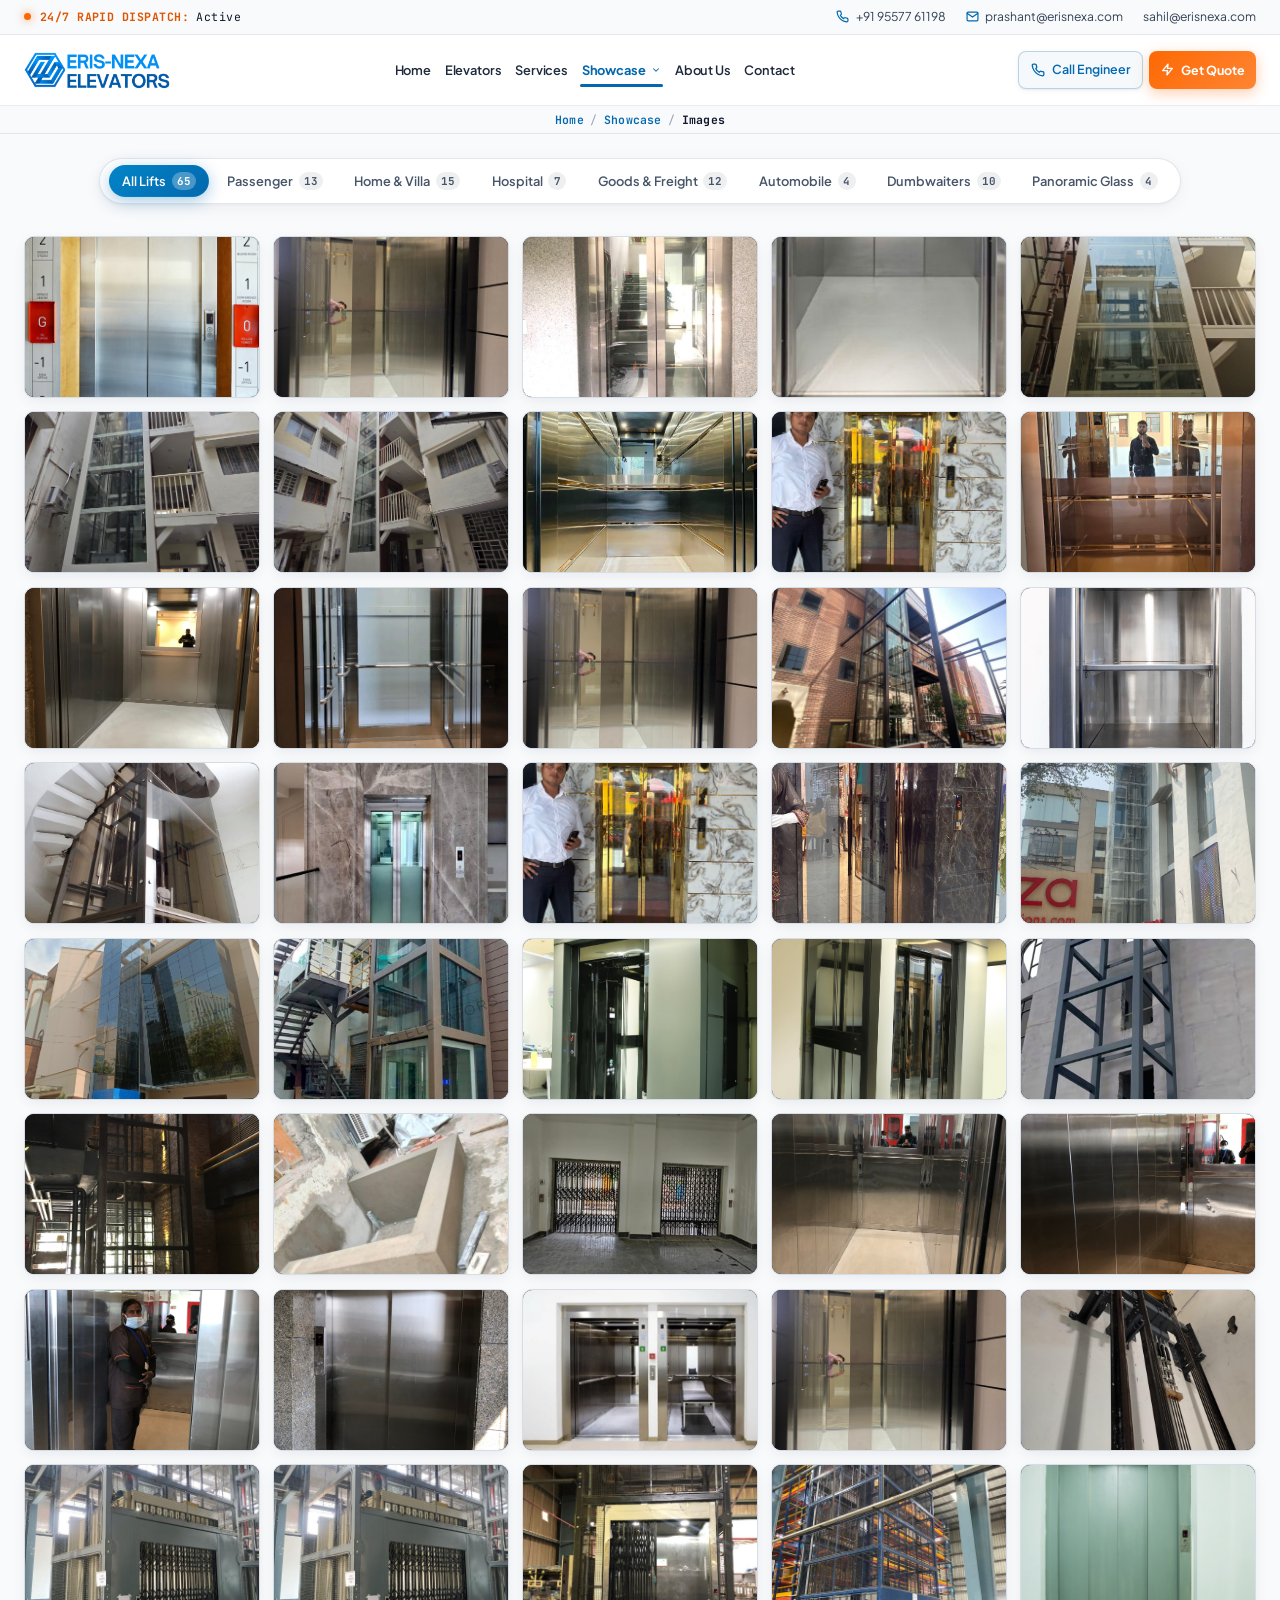
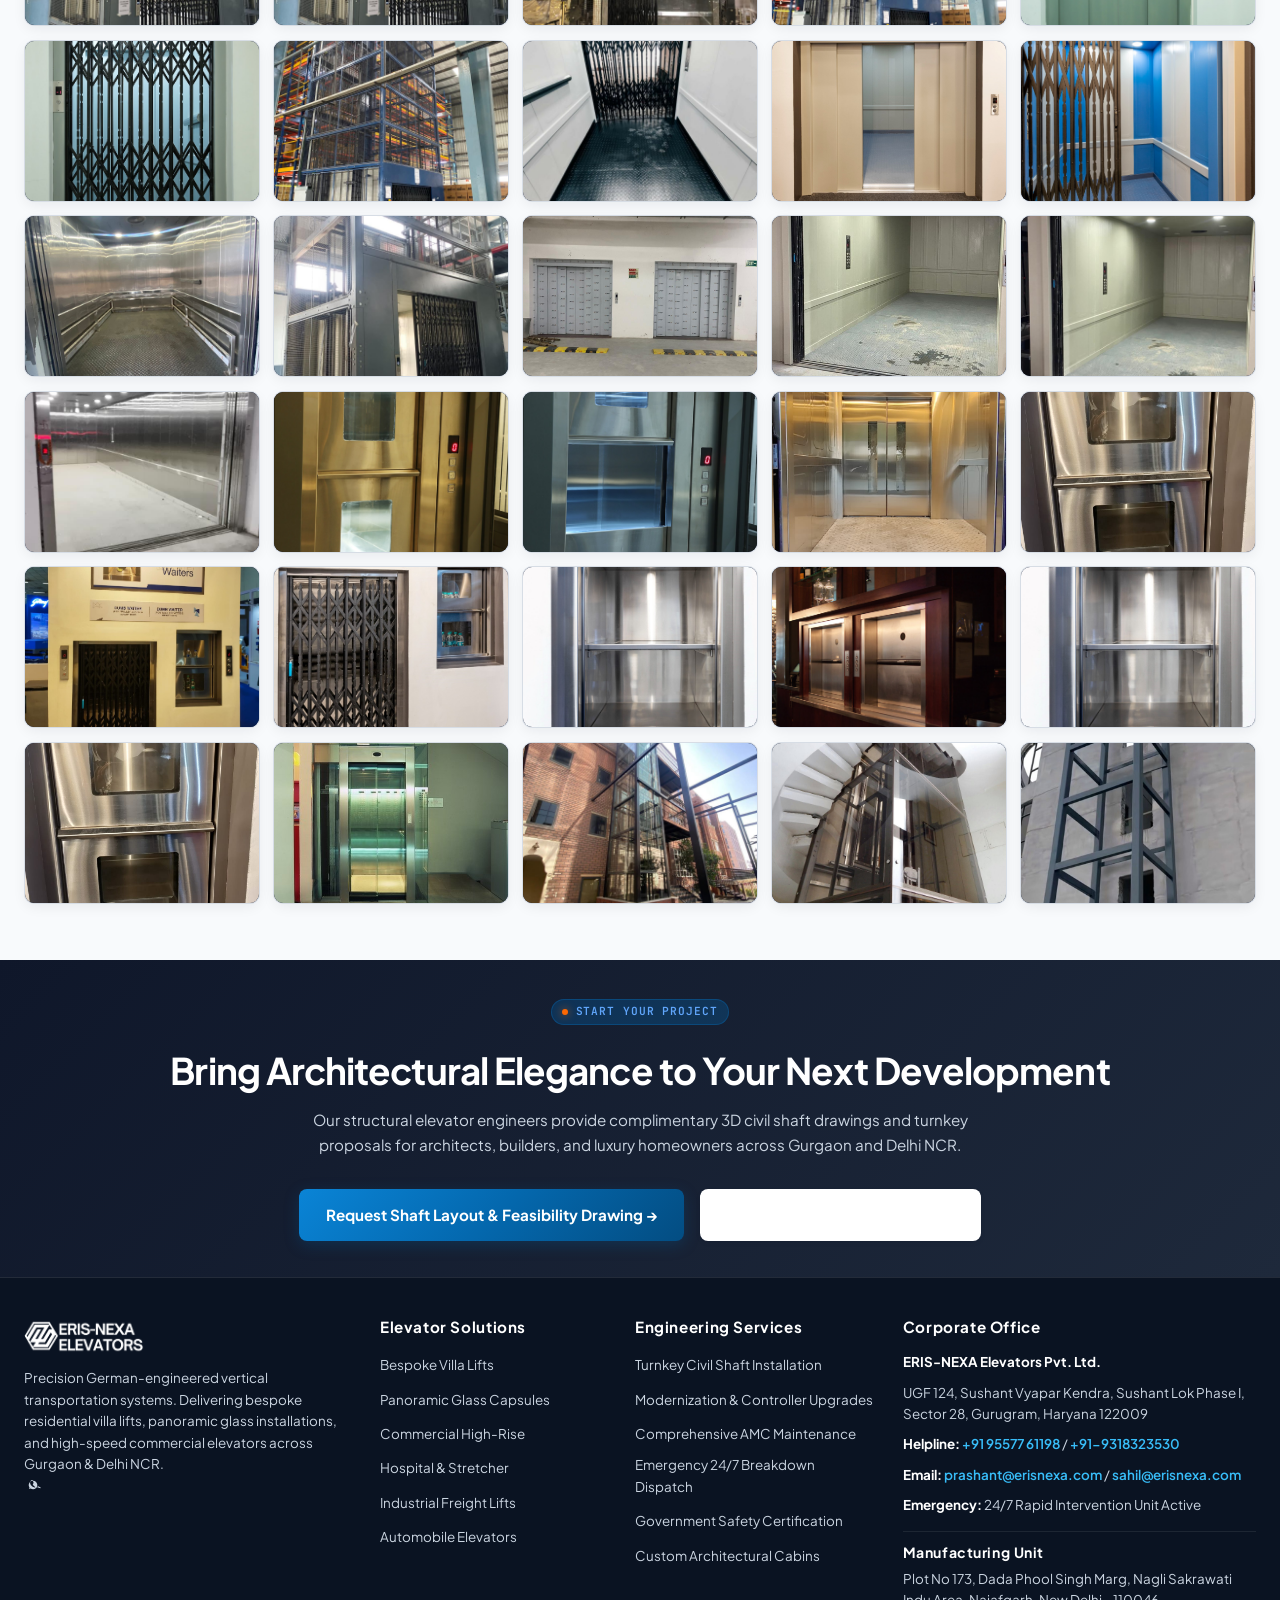
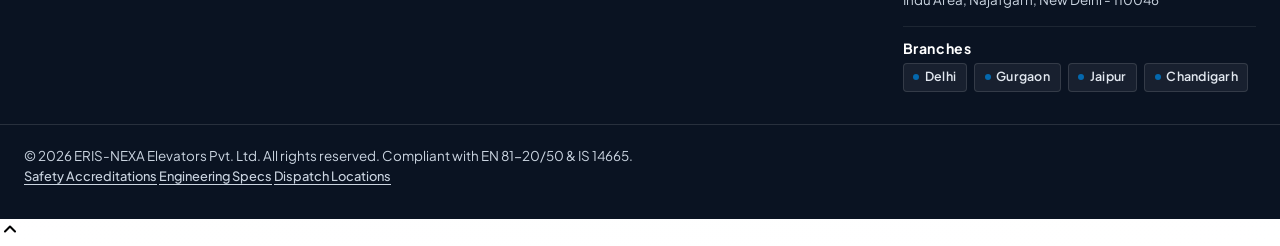
<file: images.html>
<!DOCTYPE html>
<html lang="en">

<head>
  <meta charset="UTF-8">
  <meta name="viewport" content="width=device-width, initial-scale=1.0">
  <meta http-equiv="X-UA-Compatible" content="ie=edge">
  <title>Installation Photo Gallery — ERIS-NEXA Elevators Gurgaon &amp; Delhi NCR</title>
  <meta name="description"
    content="Browse high-resolution architectural photography of completed ERIS-NEXA elevator projects across DLF Phase 1-5, Golf Course Road, Cyber City, and Delhi NCR. Filter by Villa, Panoramic Glass, Commercial, Cabins, and Industrial.">
  <meta name="theme-color" content="#FFFFFF">

  <!-- Open Graph Meta -->
  <meta property="og:title" content="Installation Photo Gallery — ERIS-NEXA Elevators">
  <meta property="og:description"
    content="High-resolution photo gallery of completed custom villa lifts, panoramic glass elevators, and luxury titanium gold cabins in Gurgaon &amp; Delhi NCR.">
  <meta property="og:type" content="website">

  <!-- Favicon -->
  <link rel="icon" type="image/png" href="assets/images/logo-mark.png">

  <!-- Cache-Control: Force fresh load on every visit across all devices -->
  <meta http-equiv="Cache-Control" content="no-cache, no-store, must-revalidate">
  <meta http-equiv="Pragma" content="no-cache">
  <meta http-equiv="Expires" content="0">

  <!-- Core Design System -->
  <link rel="stylesheet" href="css/style.css?v=2.3.0">
</head>

<body>
  <!-- Top Emergency & Status Bar -->
  <aside class="top-status-bar" aria-label="Rapid Dispatch Status and Emergency Numbers">
    <div class="container top-bar-content">
      <div class="status-indicator">
        <span class="status-dot" aria-hidden="true"></span>
        <span class="status-text"><strong>24/7 RAPID DISPATCH:</strong> Active</span>
      </div>
      <div class="top-contacts">
        <a href="tel:+919557761198" title="Call Primary 24/7 Helpline">
          <svg width="13" height="13" viewBox="0 0 24 24" fill="none" stroke="currentColor" stroke-width="2.2"
            stroke-linecap="round" stroke-linejoin="round" aria-hidden="true">
            <path
              d="M22 16.92v3a2 2 0 0 1-2.18 2 19.79 19.79 0 0 1-8.63-3.07 19.5 19.5 0 0 1-6-6 19.79 19.79 0 0 1-3.07-8.67A2 2 0 0 1 4.11 2h3a2 2 0 0 1 2 1.72 12.84 12.84 0 0 0 .7 2.81 2 2 0 0 1-.45 2.11L8.09 9.91a16 16 0 0 0 6 6l1.27-1.27a2 2 0 0 1 2.11-.45 12.84 12.84 0 0 0 2.81.7A2 2 0 0 1 22 16.92z">
            </path>
          </svg>
          <span>+91 95577 61198</span>
        </a>
        <a href="mailto:prashant@erisnexa.com" class="top-hide-tablet" title="Official Inquiry Email">
          <svg width="13" height="13" viewBox="0 0 24 24" fill="none" stroke="currentColor" stroke-width="2.2"
            stroke-linecap="round" stroke-linejoin="round" aria-hidden="true">
            <path d="M4 4h16c1.1 0 2 .9 2 2v12c0 1.1-.9 2-2 2H4c-1.1 0-2-.9-2-2V6c0-1.1.9-2 2-2z"></path>
            <polyline points="22,6 12,13 2,6"></polyline>
          </svg>
          <span>prashant@erisnexa.com</span>
        </a>
        <a href="mailto:sahil@erisnexa.com" class="top-hide-tablet" title="Official Inquiry Email">
          <span>sahil@erisnexa.com</span>
        </a>
      </div>
    </div>
  </aside>

  <!-- Sticky Glassmorphic Navbar -->
  <header class="navbar" id="siteHeader">
    <div class="container nav-container">
      <a href="index.html" class="brand-logo" title="ERIS-NEXA Elevators Homepage" aria-label="ERIS-NEXA Home">
        <img src="assets/logo/logo dark.png" alt="ERIS-NEXA Elevators" class="header-logo-img" width="112" height="45">
      </a>

      <nav aria-label="Primary Navigation">
        <ul class="nav-menu">
          <li><a href="index.html" class="nav-link">Home</a></li>
          <li><a href="elevators.html" class="nav-link">Elevators</a></li>
          <li><a href="services.html" class="nav-link">Services</a></li>
          <li class="nav-item-dropdown">
            <a href="images.html" class="nav-link active dropdown-toggle" aria-haspopup="true" aria-expanded="false">
              <span>Showcase</span>
              <svg class="dropdown-chevron" width="10" height="10" viewBox="0 0 24 24" fill="none" stroke="currentColor" stroke-width="2.5" stroke-linecap="round" stroke-linejoin="round" aria-hidden="true">
                <polyline points="6 9 12 15 18 9"></polyline>
              </svg>
            </a>
            <ul class="nav-dropdown-menu">
              <li>
                <a href="images.html" class="dropdown-item active">
                  <svg class="dropdown-icon" width="14" height="14" viewBox="0 0 24 24" fill="none" stroke="currentColor" stroke-width="2" stroke-linecap="round" stroke-linejoin="round" aria-hidden="true">
                    <rect x="3" y="3" width="18" height="18" rx="2" ry="2"/>
                    <circle cx="8.5" cy="8.5" r="1.5"/>
                    <polyline points="21 15 16 10 5 21"/>
                  </svg>
                  <span>Images</span>
                </a>
              </li>
              <li>
                <a href="videos.html" class="dropdown-item">
                  <svg class="dropdown-icon" width="14" height="14" viewBox="0 0 24 24" fill="none" stroke="currentColor" stroke-width="2" stroke-linecap="round" stroke-linejoin="round" aria-hidden="true">
                    <polygon points="23 7 16 12 23 17 23 7"/>
                    <rect x="1" y="5" width="15" height="14" rx="2" ry="2"/>
                  </svg>
                  <span>Videos</span>
                </a>
              </li>
            </ul>
          </li>
          <li><a href="about.html" class="nav-link">About Us</a></li>
          <li><a href="contact.html" class="nav-link">Contact</a></li>
        </ul>
      </nav>

      <div class="nav-actions">
        <a href="tel:+919557761198" class="btn btn-outline btn-sm nav-call-btn" title="Instant Phone Call">
          <svg width="14" height="14" viewBox="0 0 24 24" fill="none" stroke="currentColor" stroke-width="2.2"
            stroke-linecap="round" stroke-linejoin="round" aria-hidden="true">
            <path
              d="M22 16.92v3a2 2 0 0 1-2.18 2 19.79 19.79 0 0 1-8.63-3.07 19.5 19.5 0 0 1-6-6 19.79 19.79 0 0 1-3.07-8.67A2 2 0 0 1 4.11 2h3a2 2 0 0 1 2 1.72 12.84 12.84 0 0 0 .7 2.81 2 2 0 0 1-.45 2.11L8.09 9.91a16 16 0 0 0 6 6l1.27-1.27a2 2 0 0 1 2.11-.45 12.84 12.84 0 0 0 2.81.7A2 2 0 0 1 22 16.92z">
            </path>
          </svg>
          <span>Call Engineer</span>
        </a>
        <button class="btn btn-primary btn-sm nav-quote-btn" data-open-modal="quote"
          data-service="Photo Gallery Consultation">
          <svg width="13" height="13" viewBox="0 0 24 24" fill="none" stroke="currentColor" stroke-width="2.5"
            stroke-linecap="round" stroke-linejoin="round" aria-hidden="true">
            <path d="M13 2L3 14h9l-1 8 10-12h-9l1-8z"></path>
          </svg>
          <span>Get Quote</span>
        </button>
        <button class="mobile-menu-toggle" aria-label="Toggle navigation menu" aria-expanded="false">
          <span class="hamburger-box" aria-hidden="true">
            <span class="hamburger-line"></span>
            <span class="hamburger-line"></span>
            <span class="hamburger-line"></span>
          </span>
        </button>
      </div>
    </div>
  </header>

  <main>
    <!-- Compact Breadcrumb Bar -->
    <div class="page-hero-section">
      <div class="container">
        <h1 class="visually-hidden">Installation Photo Gallery &bull; ERIS-NEXA Elevators</h1>
        <nav class="breadcrumbs" aria-label="Breadcrumbs">
          <a href="index.html">Home</a>
          <span>/</span>
          <a href="images.html">Showcase</a>
          <span>/</span>
          <span>Images</span>
        </nav>
      </div>
    </div>

    <!-- Gallery Section -->
    <section class="section showcase-photo-section" style="padding-top: 1rem; padding-bottom: 3.5rem; background: #F8FAFC;">
      <div class="container">
        <!-- Filter Tabs Bar Above Images: Exact Lift Names -->
        <div class="media-filter-wrap">
          <div class="media-filter-bar" role="tablist" aria-label="Photo Gallery Filters" data-target-cards=".showcase-photo-card" data-empty-target="photoFilterEmpty">
            <button type="button" class="media-filter-tab active" data-filter="all" role="tab" aria-selected="true">
              <span class="filter-tab-label">All Lifts</span>
              <span class="filter-tab-count">30</span>
            </button>
            <button type="button" class="media-filter-tab" data-filter="passenger" role="tab" aria-selected="false">
              <span class="filter-tab-label">Passenger</span>
              <span class="filter-tab-count">6</span>
            </button>
            <button type="button" class="media-filter-tab" data-filter="home" role="tab" aria-selected="false">
              <span class="filter-tab-label">Home &amp; Villa</span>
              <span class="filter-tab-count">7</span>
            </button>
            <button type="button" class="media-filter-tab" data-filter="hospital" role="tab" aria-selected="false">
              <span class="filter-tab-label">Hospital</span>
              <span class="filter-tab-count">3</span>
            </button>
            <button type="button" class="media-filter-tab" data-filter="goods" role="tab" aria-selected="false">
              <span class="filter-tab-label">Goods &amp; Freight</span>
              <span class="filter-tab-count">5</span>
            </button>
            <button type="button" class="media-filter-tab" data-filter="auto" role="tab" aria-selected="false">
              <span class="filter-tab-label">Automobile</span>
              <span class="filter-tab-count">2</span>
            </button>
            <button type="button" class="media-filter-tab" data-filter="dumbwaiter" role="tab" aria-selected="false">
              <span class="filter-tab-label">Dumbwaiters</span>
              <span class="filter-tab-count">3</span>
            </button>
            <button type="button" class="media-filter-tab" data-filter="special" role="tab" aria-selected="false">
              <span class="filter-tab-label">Panoramic Glass</span>
              <span class="filter-tab-count">4</span>
            </button>
          </div>
        </div>

        <!-- Empty State Notice -->
        <div id="photoFilterEmpty" class="media-filter-empty" role="status">
          <svg width="36" height="36" viewBox="0 0 24 24" fill="none" stroke="currentColor" stroke-width="2" stroke-linecap="round" stroke-linejoin="round">
            <rect x="3" y="3" width="18" height="18" rx="2" ry="2"/>
            <circle cx="8.5" cy="8.5" r="1.5"/>
            <polyline points="21 15 16 10 5 21"/>
          </svg>
          <h3>No photographs found for this lift category</h3>
          <p>Please select another lift type or view all installation photos.</p>
        </div>

        <!-- High-Resolution Photo Grid Organized by Real Lift Categories -->
        <div class="showcase-photo-grid">
          <!-- 1. PASSENGER ELEVATORS -->
          <div class="showcase-photo-card"
            data-gallery-img="assets/lift/passenger-elevators/photos/Door-CO.jpg"
            data-gallery-title="Passenger Elevators — Center Opening Automatic Landing Doors"
            data-category="passenger" data-tags="passenger, doors">
            <img src="assets/lift/passenger-elevators/photos/Door-CO.jpg" alt="Center Opening Automatic Landing Doors" loading="lazy">
            <div class="showcase-photo-zoom">
              <svg width="18" height="18" viewBox="0 0 24 24" fill="none" stroke="currentColor" stroke-width="2.5">
                <circle cx="11" cy="11" r="8"></circle>
                <line x1="21" y1="21" x2="16.65" y2="16.65"></line>
                <line x1="11" y1="8" x2="11" y2="14"></line>
                <line x1="8" y1="11" x2="14" y2="11"></line>
              </svg>
            </div>
          </div>

          <div class="showcase-photo-card"
            data-gallery-img="assets/lift/passenger-elevators/photos/SS cabin.jpg"
            data-gallery-title="Passenger Elevators — Mirror Stainless Steel Architectural Cabin"
            data-category="passenger" data-tags="passenger, cabin">
            <img src="assets/lift/passenger-elevators/photos/SS cabin.jpg" alt="Mirror Stainless Steel Architectural Cabin" loading="lazy">
            <div class="showcase-photo-zoom">
              <svg width="18" height="18" viewBox="0 0 24 24" fill="none" stroke="currentColor" stroke-width="2.5">
                <circle cx="11" cy="11" r="8"></circle>
                <line x1="21" y1="21" x2="16.65" y2="16.65"></line>
                <line x1="11" y1="8" x2="11" y2="14"></line>
                <line x1="8" y1="11" x2="14" y2="11"></line>
              </svg>
            </div>
          </div>

          <div class="showcase-photo-card"
            data-gallery-img="assets/lift/passenger-elevators/photos/Glass Door.jpeg"
            data-gallery-title="Passenger Elevators — Framed Panoramic Glass Landing Entrance"
            data-category="passenger" data-tags="passenger, glass, doors">
            <img src="assets/lift/passenger-elevators/photos/Glass Door.jpeg" alt="Framed Panoramic Glass Landing Entrance" loading="lazy">
            <div class="showcase-photo-zoom">
              <svg width="18" height="18" viewBox="0 0 24 24" fill="none" stroke="currentColor" stroke-width="2.5">
                <circle cx="11" cy="11" r="8"></circle>
                <line x1="21" y1="21" x2="16.65" y2="16.65"></line>
                <line x1="11" y1="8" x2="11" y2="14"></line>
                <line x1="8" y1="11" x2="14" y2="11"></line>
              </svg>
            </div>
          </div>

          <div class="showcase-photo-card"
            data-gallery-img="assets/lift/passenger-elevators/photos/Flooring.png"
            data-gallery-title="Passenger Elevators — Custom Floor Medallion &amp; Granite Inlay"
            data-category="passenger" data-tags="passenger, flooring">
            <img src="assets/lift/passenger-elevators/photos/Flooring.png" alt="Custom Floor Medallion & Granite Inlay" loading="lazy">
            <div class="showcase-photo-zoom">
              <svg width="18" height="18" viewBox="0 0 24 24" fill="none" stroke="currentColor" stroke-width="2.5">
                <circle cx="11" cy="11" r="8"></circle>
                <line x1="21" y1="21" x2="16.65" y2="16.65"></line>
                <line x1="11" y1="8" x2="11" y2="14"></line>
                <line x1="8" y1="11" x2="14" y2="11"></line>
              </svg>
            </div>
          </div>

          <div class="showcase-photo-card"
            data-gallery-img="assets/lift/passenger-elevators/photos/WhatsApp Image 2026-09-10 at 4.50.30 PM.jpeg"
            data-gallery-title="Passenger Elevators — Imperial Gold Luxury Cabin Interior"
            data-category="passenger" data-tags="passenger, gold, luxury">
            <img src="assets/lift/passenger-elevators/photos/WhatsApp Image 2026-09-10 at 4.50.30 PM.jpeg" alt="Imperial Gold Luxury Cabin Interior" loading="lazy">
            <div class="showcase-photo-zoom">
              <svg width="18" height="18" viewBox="0 0 24 24" fill="none" stroke="currentColor" stroke-width="2.5">
                <circle cx="11" cy="11" r="8"></circle>
                <line x1="21" y1="21" x2="16.65" y2="16.65"></line>
                <line x1="11" y1="8" x2="11" y2="14"></line>
                <line x1="8" y1="11" x2="14" y2="11"></line>
              </svg>
            </div>
          </div>

          <div class="showcase-photo-card"
            data-gallery-img="assets/lift/passenger-elevators/photos/WhatsApp Image 2026-09-10 at 4.50.30 PM (1).jpeg"
            data-gallery-title="Passenger Elevators — Precision Stainless Steel Landing Architrave"
            data-category="passenger" data-tags="passenger, landing">
            <img src="assets/lift/passenger-elevators/photos/WhatsApp Image 2026-09-10 at 4.50.30 PM (1).jpeg" alt="Precision Stainless Steel Landing Architrave" loading="lazy">
            <div class="showcase-photo-zoom">
              <svg width="18" height="18" viewBox="0 0 24 24" fill="none" stroke="currentColor" stroke-width="2.5">
                <circle cx="11" cy="11" r="8"></circle>
                <line x1="21" y1="21" x2="16.65" y2="16.65"></line>
                <line x1="11" y1="8" x2="11" y2="14"></line>
                <line x1="8" y1="11" x2="14" y2="11"></line>
              </svg>
            </div>
          </div>

          <div class="showcase-photo-card"
            data-gallery-img="assets/lift/passenger-elevators/photos/WhatsApp Image 2026-09-10 at 4.50.31 PM.jpeg"
            data-gallery-title="Passenger Elevators — Illuminated Touch COP &amp; Digital Matrix"
            data-category="passenger" data-tags="passenger, fixtures">
            <img src="assets/lift/passenger-elevators/photos/WhatsApp Image 2026-09-10 at 4.50.31 PM.jpeg" alt="Illuminated Touch COP & Digital Matrix" loading="lazy">
            <div class="showcase-photo-zoom">
              <svg width="18" height="18" viewBox="0 0 24 24" fill="none" stroke="currentColor" stroke-width="2.5">
                <circle cx="11" cy="11" r="8"></circle>
                <line x1="21" y1="21" x2="16.65" y2="16.65"></line>
                <line x1="11" y1="8" x2="11" y2="14"></line>
                <line x1="8" y1="11" x2="14" y2="11"></line>
              </svg>
            </div>
          </div>

          <div class="showcase-photo-card"
            data-gallery-img="assets/lift/passenger-elevators/photos/WhatsApp Image 2026-09-10 at 10.51.41 AM.jpeg"
            data-gallery-title="Passenger Elevators — Mirror Stainless Steel Luxury Passenger Cabin"
            data-category="passenger" data-tags="passenger">
            <img src="assets/lift/passenger-elevators/photos/WhatsApp Image 2026-09-10 at 10.51.41 AM.jpeg" alt="Mirror Stainless Steel Luxury Passenger Cabin" loading="lazy">
            <div class="showcase-photo-zoom">
              <svg width="18" height="18" viewBox="0 0 24 24" fill="none" stroke="currentColor" stroke-width="2.5">
                <circle cx="11" cy="11" r="8"></circle>
                <line x1="21" y1="21" x2="16.65" y2="16.65"></line>
                <line x1="11" y1="8" x2="11" y2="14"></line>
                <line x1="8" y1="11" x2="14" y2="11"></line>
              </svg>
            </div>
          </div>

          <div class="showcase-photo-card" data-gallery-img="assets/images/gallery-1.jpeg"
            data-gallery-title="Passenger Elevators — Titanium Gold Mirror Finish Luxury Cabin"
            data-category="passenger" data-tags="passenger">
            <img src="assets/images/gallery-1.jpeg" alt="Titanium Gold Mirror Finish Cabin" loading="lazy">
            <div class="showcase-photo-zoom">
              <svg width="18" height="18" viewBox="0 0 24 24" fill="none" stroke="currentColor" stroke-width="2.5">
                <circle cx="11" cy="11" r="8"></circle>
                <line x1="21" y1="21" x2="16.65" y2="16.65"></line>
                <line x1="11" y1="8" x2="11" y2="14"></line>
                <line x1="8" y1="11" x2="14" y2="11"></line>
              </svg>
            </div>
          </div>

          <div class="showcase-photo-card"
            data-gallery-img="assets/lift/passenger-elevators/photos/WhatsApp Image 2026-09-10 at 10.51.41 AM (1).jpeg"
            data-gallery-title="Passenger Elevators — Rose Gold Titanium Cabin Interior"
            data-category="passenger" data-tags="passenger">
            <img src="assets/lift/passenger-elevators/photos/WhatsApp Image 2026-09-10 at 10.51.41 AM (1).jpeg" alt="Rose Gold Titanium Cabin Interior" loading="lazy">
            <div class="showcase-photo-zoom">
              <svg width="18" height="18" viewBox="0 0 24 24" fill="none" stroke="currentColor" stroke-width="2.5">
                <circle cx="11" cy="11" r="8"></circle>
                <line x1="21" y1="21" x2="16.65" y2="16.65"></line>
                <line x1="11" y1="8" x2="11" y2="14"></line>
                <line x1="8" y1="11" x2="14" y2="11"></line>
              </svg>
            </div>
          </div>

          <div class="showcase-photo-card" data-gallery-img="assets/images/gallery-5.jpeg"
            data-gallery-title="Passenger Elevators — High-Traffic Commercial Office Lobby Elevators"
            data-category="passenger" data-tags="passenger">
            <img src="assets/images/gallery-5.jpeg" alt="Commercial Office Lobby Elevators" loading="lazy">
            <div class="showcase-photo-zoom">
              <svg width="18" height="18" viewBox="0 0 24 24" fill="none" stroke="currentColor" stroke-width="2.5">
                <circle cx="11" cy="11" r="8"></circle>
                <line x1="21" y1="21" x2="16.65" y2="16.65"></line>
                <line x1="11" y1="8" x2="11" y2="14"></line>
                <line x1="8" y1="11" x2="14" y2="11"></line>
              </svg>
            </div>
          </div>

          <div class="showcase-photo-card" data-gallery-img="assets/images/passenger-cover.jpeg"
            data-gallery-title="Passenger Elevators — High-Rise Commercial Passenger Lift"
            data-category="passenger" data-tags="passenger">
            <img src="assets/images/passenger-cover.jpeg" alt="High-Rise Commercial Passenger Lift" loading="lazy">
            <div class="showcase-photo-zoom">
              <svg width="18" height="18" viewBox="0 0 24 24" fill="none" stroke="currentColor" stroke-width="2.5">
                <circle cx="11" cy="11" r="8"></circle>
                <line x1="21" y1="21" x2="16.65" y2="16.65"></line>
                <line x1="11" y1="8" x2="11" y2="14"></line>
                <line x1="8" y1="11" x2="14" y2="11"></line>
              </svg>
            </div>
          </div>

          <div class="showcase-photo-card" data-gallery-img="assets/images/passenger-g4.jpeg"
            data-gallery-title="Passenger Elevators — High-Speed Commercial Landing Portals"
            data-category="passenger" data-tags="passenger">
            <img src="assets/images/passenger-g4.jpeg" alt="High-Speed Commercial Landing Portals" loading="lazy">
            <div class="showcase-photo-zoom">
              <svg width="18" height="18" viewBox="0 0 24 24" fill="none" stroke="currentColor" stroke-width="2.5">
                <circle cx="11" cy="11" r="8"></circle>
                <line x1="21" y1="21" x2="16.65" y2="16.65"></line>
                <line x1="11" y1="8" x2="11" y2="14"></line>
                <line x1="8" y1="11" x2="14" y2="11"></line>
              </svg>
            </div>
          </div>

          <!-- 2. HOME & VILLA ELEVATORS -->
          <div class="showcase-photo-card"
            data-gallery-img="assets/lift/home-elevators/photos/WhatsApp Image 2026-09-10 at 10.49.11 AM.jpeg"
            data-gallery-title="Home &amp; Villa Elevators — Panoramic Outdoor Glass Villa Lift"
            data-category="home" data-tags="home, villa">
            <img src="assets/lift/home-elevators/photos/WhatsApp Image 2026-09-10 at 10.49.11 AM.jpeg" alt="Panoramic Outdoor Glass Villa Lift" loading="lazy">
            <div class="showcase-photo-zoom">
              <svg width="18" height="18" viewBox="0 0 24 24" fill="none" stroke="currentColor" stroke-width="2.5">
                <circle cx="11" cy="11" r="8"></circle>
                <line x1="21" y1="21" x2="16.65" y2="16.65"></line>
                <line x1="11" y1="8" x2="11" y2="14"></line>
                <line x1="8" y1="11" x2="14" y2="11"></line>
              </svg>
            </div>
          </div>

          <div class="showcase-photo-card" data-gallery-img="assets/images/gallery-3.jpeg"
            data-gallery-title="Home &amp; Villa Elevators — Minimalist Luxury Home Villa Lift"
            data-category="home" data-tags="home, villa">
            <img src="assets/images/gallery-3.jpeg" alt="Minimalist Luxury Home Villa Lift" loading="lazy">
            <div class="showcase-photo-zoom">
              <svg width="18" height="18" viewBox="0 0 24 24" fill="none" stroke="currentColor" stroke-width="2.5">
                <circle cx="11" cy="11" r="8"></circle>
                <line x1="21" y1="21" x2="16.65" y2="16.65"></line>
                <line x1="11" y1="8" x2="11" y2="14"></line>
                <line x1="8" y1="11" x2="14" y2="11"></line>
              </svg>
            </div>
          </div>

          <div class="showcase-photo-card"
            data-gallery-img="assets/lift/home-elevators/photos/WhatsApp Image 2026-09-10 at 10.49.11 AM (1).jpeg"
            data-gallery-title="Home &amp; Villa Elevators — Curved Staircase Integrated Glass Cabin"
            data-category="home" data-tags="home, villa">
            <img src="assets/lift/home-elevators/photos/WhatsApp Image 2026-09-10 at 10.49.11 AM (1).jpeg" alt="Curved Staircase Integrated Glass Cabin" loading="lazy">
            <div class="showcase-photo-zoom">
              <svg width="18" height="18" viewBox="0 0 24 24" fill="none" stroke="currentColor" stroke-width="2.5">
                <circle cx="11" cy="11" r="8"></circle>
                <line x1="21" y1="21" x2="16.65" y2="16.65"></line>
                <line x1="11" y1="8" x2="11" y2="14"></line>
                <line x1="8" y1="11" x2="14" y2="11"></line>
              </svg>
            </div>
          </div>

          <div class="showcase-photo-card" data-gallery-img="assets/images/home-1.jpeg"
            data-gallery-title="Home &amp; Villa Elevators — Private Villa Scenic Panoramic Elevator"
            data-category="home" data-tags="home, villa">
            <img src="assets/images/home-1.jpeg" alt="Private Villa Scenic Panoramic Elevator" loading="lazy">
            <div class="showcase-photo-zoom">
              <svg width="18" height="18" viewBox="0 0 24 24" fill="none" stroke="currentColor" stroke-width="2.5">
                <circle cx="11" cy="11" r="8"></circle>
                <line x1="21" y1="21" x2="16.65" y2="16.65"></line>
                <line x1="11" y1="8" x2="11" y2="14"></line>
                <line x1="8" y1="11" x2="14" y2="11"></line>
              </svg>
            </div>
          </div>

          <div class="showcase-photo-card" data-gallery-img="assets/images/home-2.jpeg"
            data-gallery-title="Home &amp; Villa Elevators — Architectural Modern Residence Elevator"
            data-category="home" data-tags="home, villa">
            <img src="assets/images/home-2.jpeg" alt="Architectural Modern Residence Elevator" loading="lazy">
            <div class="showcase-photo-zoom">
              <svg width="18" height="18" viewBox="0 0 24 24" fill="none" stroke="currentColor" stroke-width="2.5">
                <circle cx="11" cy="11" r="8"></circle>
                <line x1="21" y1="21" x2="16.65" y2="16.65"></line>
                <line x1="11" y1="8" x2="11" y2="14"></line>
                <line x1="8" y1="11" x2="14" y2="11"></line>
              </svg>
            </div>
          </div>

          <div class="showcase-photo-card" data-gallery-img="assets/images/home-g2.jpeg"
            data-gallery-title="Home &amp; Villa Elevators — Contemporary Residential Villa Lift"
            data-category="home" data-tags="home, villa">
            <img src="assets/images/home-g2.jpeg" alt="Contemporary Residential Villa Lift" loading="lazy">
            <div class="showcase-photo-zoom">
              <svg width="18" height="18" viewBox="0 0 24 24" fill="none" stroke="currentColor" stroke-width="2.5">
                <circle cx="11" cy="11" r="8"></circle>
                <line x1="21" y1="21" x2="16.65" y2="16.65"></line>
                <line x1="11" y1="8" x2="11" y2="14"></line>
                <line x1="8" y1="11" x2="14" y2="11"></line>
              </svg>
            </div>
          </div>


          <div class="showcase-photo-card"
            data-gallery-img="assets/lift/home-elevators/photos/Complete Glass Structure.jpg"
            data-gallery-title="Home &amp; Villa Elevators — Complete Panoramic Glass Structure"
            data-category="home" data-tags="home, villa, glass">
            <img src="assets/lift/home-elevators/photos/Complete Glass Structure.jpg" alt="Complete Panoramic Glass Structure" loading="lazy">
            <div class="showcase-photo-zoom">
              <svg width="18" height="18" viewBox="0 0 24 24" fill="none" stroke="currentColor" stroke-width="2.5">
                <circle cx="11" cy="11" r="8"></circle>
                <line x1="21" y1="21" x2="16.65" y2="16.65"></line>
                <line x1="11" y1="8" x2="11" y2="14"></line>
                <line x1="8" y1="11" x2="14" y2="11"></line>
              </svg>
            </div>
          </div>

          <div class="showcase-photo-card"
            data-gallery-img="assets/lift/home-elevators/photos/Out Door lift with glass.jpg"
            data-gallery-title="Home &amp; Villa Elevators — Outdoor Panoramic Glass Villa Lift"
            data-category="home" data-tags="home, villa, outdoor">
            <img src="assets/lift/home-elevators/photos/Out Door lift with glass.jpg" alt="Outdoor Panoramic Glass Villa Lift" loading="lazy">
            <div class="showcase-photo-zoom">
              <svg width="18" height="18" viewBox="0 0 24 24" fill="none" stroke="currentColor" stroke-width="2.5">
                <circle cx="11" cy="11" r="8"></circle>
                <line x1="21" y1="21" x2="16.65" y2="16.65"></line>
                <line x1="11" y1="8" x2="11" y2="14"></line>
                <line x1="8" y1="11" x2="14" y2="11"></line>
              </svg>
            </div>
          </div>

          <div class="showcase-photo-card"
            data-gallery-img="assets/lift/home-elevators/photos/Glass Lift.jpg"
            data-gallery-title="Home &amp; Villa Elevators — Modern Compact Glass Lift Cabin"
            data-category="home" data-tags="home, villa, glass">
            <img src="assets/lift/home-elevators/photos/Glass Lift.jpg" alt="Modern Compact Glass Lift Cabin" loading="lazy">
            <div class="showcase-photo-zoom">
              <svg width="18" height="18" viewBox="0 0 24 24" fill="none" stroke="currentColor" stroke-width="2.5">
                <circle cx="11" cy="11" r="8"></circle>
                <line x1="21" y1="21" x2="16.65" y2="16.65"></line>
                <line x1="11" y1="8" x2="11" y2="14"></line>
                <line x1="8" y1="11" x2="14" y2="11"></line>
              </svg>
            </div>
          </div>

          <div class="showcase-photo-card"
            data-gallery-img="assets/lift/home-elevators/photos/2L7A2331.jpg"
            data-gallery-title="Home &amp; Villa Elevators — Bespoke Residential Cabin Integration"
            data-category="home" data-tags="home, villa">
            <img src="assets/lift/home-elevators/photos/2L7A2331.jpg" alt="Bespoke Residential Cabin Integration" loading="lazy">
            <div class="showcase-photo-zoom">
              <svg width="18" height="18" viewBox="0 0 24 24" fill="none" stroke="currentColor" stroke-width="2.5">
                <circle cx="11" cy="11" r="8"></circle>
                <line x1="21" y1="21" x2="16.65" y2="16.65"></line>
                <line x1="11" y1="8" x2="11" y2="14"></line>
                <line x1="8" y1="11" x2="14" y2="11"></line>
              </svg>
            </div>
          </div>

          <div class="showcase-photo-card"
            data-gallery-img="assets/lift/home-elevators/photos/2L7A2347.jpg"
            data-gallery-title="Home &amp; Villa Elevators — Designer Glass Shaft Villa Installation"
            data-category="home" data-tags="home, villa">
            <img src="assets/lift/home-elevators/photos/2L7A2347.jpg" alt="Designer Glass Shaft Villa Installation" loading="lazy">
            <div class="showcase-photo-zoom">
              <svg width="18" height="18" viewBox="0 0 24 24" fill="none" stroke="currentColor" stroke-width="2.5">
                <circle cx="11" cy="11" r="8"></circle>
                <line x1="21" y1="21" x2="16.65" y2="16.65"></line>
                <line x1="11" y1="8" x2="11" y2="14"></line>
                <line x1="8" y1="11" x2="14" y2="11"></line>
              </svg>
            </div>
          </div>

          <div class="showcase-photo-card"
            data-gallery-img="assets/lift/home-elevators/photos/Out door Lift Structure.jpg"
            data-gallery-title="Home &amp; Villa Elevators — Outdoor Structural Steel Hoistway"
            data-category="home" data-tags="home, villa, structure">
            <img src="assets/lift/home-elevators/photos/Out door Lift Structure.jpg" alt="Outdoor Structural Steel Hoistway" loading="lazy">
            <div class="showcase-photo-zoom">
              <svg width="18" height="18" viewBox="0 0 24 24" fill="none" stroke="currentColor" stroke-width="2.5">
                <circle cx="11" cy="11" r="8"></circle>
                <line x1="21" y1="21" x2="16.65" y2="16.65"></line>
                <line x1="11" y1="8" x2="11" y2="14"></line>
                <line x1="8" y1="11" x2="14" y2="11"></line>
              </svg>
            </div>
          </div>

          <div class="showcase-photo-card"
            data-gallery-img="assets/lift/home-elevators/photos/IMG_9279.jpg"
            data-gallery-title="Home &amp; Villa Elevators — Luxury Villa Landing Portal"
            data-category="home" data-tags="home, villa">
            <img src="assets/lift/home-elevators/photos/IMG_9279.jpg" alt="Luxury Villa Landing Portal" loading="lazy">
            <div class="showcase-photo-zoom">
              <svg width="18" height="18" viewBox="0 0 24 24" fill="none" stroke="currentColor" stroke-width="2.5">
                <circle cx="11" cy="11" r="8"></circle>
                <line x1="21" y1="21" x2="16.65" y2="16.65"></line>
                <line x1="11" y1="8" x2="11" y2="14"></line>
                <line x1="8" y1="11" x2="14" y2="11"></line>
              </svg>
            </div>
          </div>

          <div class="showcase-photo-card"
            data-gallery-img="assets/lift/home-elevators/photos/Lift Pit Foundation.jpg"
            data-gallery-title="Home &amp; Villa Elevators — Low-Pit Civil Foundation"
            data-category="home" data-tags="home, villa, civil">
            <img src="assets/lift/home-elevators/photos/Lift Pit Foundation.jpg" alt="Low-Pit Civil Foundation" loading="lazy">
            <div class="showcase-photo-zoom">
              <svg width="18" height="18" viewBox="0 0 24 24" fill="none" stroke="currentColor" stroke-width="2.5">
                <circle cx="11" cy="11" r="8"></circle>
                <line x1="21" y1="21" x2="16.65" y2="16.65"></line>
                <line x1="11" y1="8" x2="11" y2="14"></line>
                <line x1="8" y1="11" x2="14" y2="11"></line>
              </svg>
            </div>
          </div>

          <div class="showcase-photo-card"
            data-gallery-img="assets/lift/home-elevators/photos/WhatsApp Image 2026-09-10 at 10.45.55 AM.jpeg"
            data-gallery-title="Home &amp; Villa Elevators — Bespoke Villa Multi-Landing Station"
            data-category="home" data-tags="home, villa">
            <img src="assets/lift/home-elevators/photos/WhatsApp Image 2026-09-10 at 10.45.55 AM.jpeg" alt="Bespoke Villa Multi-Landing Station" loading="lazy">
            <div class="showcase-photo-zoom">
              <svg width="18" height="18" viewBox="0 0 24 24" fill="none" stroke="currentColor" stroke-width="2.5">
                <circle cx="11" cy="11" r="8"></circle>
                <line x1="21" y1="21" x2="16.65" y2="16.65"></line>
                <line x1="11" y1="8" x2="11" y2="14"></line>
                <line x1="8" y1="11" x2="14" y2="11"></line>
              </svg>
            </div>
          </div>

          <!-- 3. HOSPITAL ELEVATORS -->
          <div class="showcase-photo-card"
            data-gallery-img="assets/lift/hospital-elevators/photos/WhatsApp Image 2023-01-17 at 12.48.00 PM.jpeg"
            data-gallery-title="Hospital Elevators — Deep Cabin Stretcher Dimension Layout"
            data-category="hospital" data-tags="hospital, stretcher, medical">
            <img src="assets/lift/hospital-elevators/photos/WhatsApp Image 2023-01-17 at 12.48.00 PM.jpeg" alt="Deep Cabin Stretcher Dimension Layout" loading="lazy">
            <div class="showcase-photo-zoom">
              <svg width="18" height="18" viewBox="0 0 24 24" fill="none" stroke="currentColor" stroke-width="2.5">
                <circle cx="11" cy="11" r="8"></circle>
                <line x1="21" y1="21" x2="16.65" y2="16.65"></line>
                <line x1="11" y1="8" x2="11" y2="14"></line>
                <line x1="8" y1="11" x2="14" y2="11"></line>
              </svg>
            </div>
          </div>

          <div class="showcase-photo-card"
            data-gallery-img="assets/lift/hospital-elevators/photos/WhatsApp Image 2023-01-17 at 12.48.02 PM.jpeg"
            data-gallery-title="Hospital Elevators — Hygienic Flush Landing Entrance &amp; Wide Door"
            data-category="hospital" data-tags="hospital, entrance, landing">
            <img src="assets/lift/hospital-elevators/photos/WhatsApp Image 2023-01-17 at 12.48.02 PM.jpeg" alt="Hygienic Flush Landing Entrance & Wide Door" loading="lazy">
            <div class="showcase-photo-zoom">
              <svg width="18" height="18" viewBox="0 0 24 24" fill="none" stroke="currentColor" stroke-width="2.5">
                <circle cx="11" cy="11" r="8"></circle>
                <line x1="21" y1="21" x2="16.65" y2="16.65"></line>
                <line x1="11" y1="8" x2="11" y2="14"></line>
                <line x1="8" y1="11" x2="14" y2="11"></line>
              </svg>
            </div>
          </div>

          <div class="showcase-photo-card"
            data-gallery-img="assets/lift/hospital-elevators/photos/WhatsApp Image 2023-01-17 at 12.48.02 PM (1).jpeg"
            data-gallery-title="Hospital Elevators — Smooth Gurney Loading Platform"
            data-category="hospital" data-tags="hospital, gurney, bed">
            <img src="assets/lift/hospital-elevators/photos/WhatsApp Image 2023-01-17 at 12.48.02 PM (1).jpeg" alt="Smooth Gurney Loading Platform" loading="lazy">
            <div class="showcase-photo-zoom">
              <svg width="18" height="18" viewBox="0 0 24 24" fill="none" stroke="currentColor" stroke-width="2.5">
                <circle cx="11" cy="11" r="8"></circle>
                <line x1="21" y1="21" x2="16.65" y2="16.65"></line>
                <line x1="11" y1="8" x2="11" y2="14"></line>
                <line x1="8" y1="11" x2="14" y2="11"></line>
              </svg>
            </div>
          </div>

          <div class="showcase-photo-card"
            data-gallery-img="assets/lift/hospital-elevators/photos/WhatsApp Image 2023-01-17 at 12.48.06 PM (1).jpeg"
            data-gallery-title="Hospital Elevators — Antibacterial SS 304 Walls &amp; Protective Bumpers"
            data-category="hospital" data-tags="hospital, antibacterial, bumpers">
            <img src="assets/lift/hospital-elevators/photos/WhatsApp Image 2023-01-17 at 12.48.06 PM (1).jpeg" alt="Antibacterial SS 304 Walls & Protective Bumpers" loading="lazy">
            <div class="showcase-photo-zoom">
              <svg width="18" height="18" viewBox="0 0 24 24" fill="none" stroke="currentColor" stroke-width="2.5">
                <circle cx="11" cy="11" r="8"></circle>
                <line x1="21" y1="21" x2="16.65" y2="16.65"></line>
                <line x1="11" y1="8" x2="11" y2="14"></line>
                <line x1="8" y1="11" x2="14" y2="11"></line>
              </svg>
            </div>
          </div>

          <div class="showcase-photo-card" data-gallery-img="assets/images/hospital-cover.jpeg"
            data-gallery-title="Hospital Elevators — Dual Bed Hospital Stretcher Elevator"
            data-category="hospital" data-tags="hospital">
            <img src="assets/images/hospital-cover.jpeg" alt="Dual Bed Hospital Stretcher Elevator" loading="lazy">
            <div class="showcase-photo-zoom">
              <svg width="18" height="18" viewBox="0 0 24 24" fill="none" stroke="currentColor" stroke-width="2.5">
                <circle cx="11" cy="11" r="8"></circle>
                <line x1="21" y1="21" x2="16.65" y2="16.65"></line>
                <line x1="11" y1="8" x2="11" y2="14"></line>
                <line x1="8" y1="11" x2="14" y2="11"></line>
              </svg>
            </div>
          </div>

          <div class="showcase-photo-card" data-gallery-img="assets/images/gallery-4.jpeg"
            data-gallery-title="Hospital Elevators — Code Blue Emergency Stretcher &amp; Bed Elevator"
            data-category="hospital" data-tags="hospital">
            <img src="assets/images/gallery-4.jpeg" alt="Code Blue Emergency Bed Elevator" loading="lazy">
            <div class="showcase-photo-zoom">
              <svg width="18" height="18" viewBox="0 0 24 24" fill="none" stroke="currentColor" stroke-width="2.5">
                <circle cx="11" cy="11" r="8"></circle>
                <line x1="21" y1="21" x2="16.65" y2="16.65"></line>
                <line x1="11" y1="8" x2="11" y2="14"></line>
                <line x1="8" y1="11" x2="14" y2="11"></line>
              </svg>
            </div>
          </div>


          <div class="showcase-photo-card"
            data-gallery-img="assets/lift/hospital-elevators/photos/WhatsApp Image 2026-09-05 at 5.15.49 PM.jpeg"
            data-gallery-title="Hospital Elevators — Precision PMSM Gearless Traction Drive"
            data-category="hospital" data-tags="hospital">
            <img src="assets/lift/hospital-elevators/photos/WhatsApp Image 2026-09-05 at 5.15.49 PM.jpeg" alt="PMSM Gearless Traction Drive" loading="lazy">
            <div class="showcase-photo-zoom">
              <svg width="18" height="18" viewBox="0 0 24 24" fill="none" stroke="currentColor" stroke-width="2.5">
                <circle cx="11" cy="11" r="8"></circle>
                <line x1="21" y1="21" x2="16.65" y2="16.65"></line>
                <line x1="11" y1="8" x2="11" y2="14"></line>
                <line x1="8" y1="11" x2="14" y2="11"></line>
              </svg>
            </div>
          </div>

          <!-- 4. GOODS & FREIGHT ELEVATORS -->
          <div class="showcase-photo-card"
            data-gallery-img="assets/lift/goods-elevators/photos/WhatsApp Image 2026-09-10 at 10.45.57 AM.jpeg"
            data-gallery-title="Goods &amp; Freight Elevators — Industrial Heavy Duty Enclosure"
            data-category="goods" data-tags="goods">
            <img src="assets/lift/goods-elevators/photos/WhatsApp Image 2026-09-10 at 10.45.57 AM.jpeg" alt="Industrial Heavy Duty Enclosure" loading="lazy">
            <div class="showcase-photo-zoom">
              <svg width="18" height="18" viewBox="0 0 24 24" fill="none" stroke="currentColor" stroke-width="2.5">
                <circle cx="11" cy="11" r="8"></circle>
                <line x1="21" y1="21" x2="16.65" y2="16.65"></line>
                <line x1="11" y1="8" x2="11" y2="14"></line>
                <line x1="8" y1="11" x2="14" y2="11"></line>
              </svg>
            </div>
          </div>

          <div class="showcase-photo-card" data-gallery-img="assets/images/goods-1.jpeg"
            data-gallery-title="Goods &amp; Freight Elevators — Heavy Industrial Freight Platform"
            data-category="goods" data-tags="goods">
            <img src="assets/images/goods-1.jpeg" alt="Heavy Industrial Freight Platform" loading="lazy">
            <div class="showcase-photo-zoom">
              <svg width="18" height="18" viewBox="0 0 24 24" fill="none" stroke="currentColor" stroke-width="2.5">
                <circle cx="11" cy="11" r="8"></circle>
                <line x1="21" y1="21" x2="16.65" y2="16.65"></line>
                <line x1="11" y1="8" x2="11" y2="14"></line>
                <line x1="8" y1="11" x2="14" y2="11"></line>
              </svg>
            </div>
          </div>

          <div class="showcase-photo-card"
            data-gallery-img="assets/lift/goods-elevators/photos/WhatsApp Image 2026-09-10 at 10.45.57 AM (1).jpeg"
            data-gallery-title="Goods &amp; Freight Elevators — Factory Floor Cargo Platform"
            data-category="goods" data-tags="goods">
            <img src="assets/lift/goods-elevators/photos/WhatsApp Image 2026-09-10 at 10.45.57 AM (1).jpeg" alt="Factory Floor Cargo Platform" loading="lazy">
            <div class="showcase-photo-zoom">
              <svg width="18" height="18" viewBox="0 0 24 24" fill="none" stroke="currentColor" stroke-width="2.5">
                <circle cx="11" cy="11" r="8"></circle>
                <line x1="21" y1="21" x2="16.65" y2="16.65"></line>
                <line x1="11" y1="8" x2="11" y2="14"></line>
                <line x1="8" y1="11" x2="14" y2="11"></line>
              </svg>
            </div>
          </div>

          <div class="showcase-photo-card" data-gallery-img="assets/images/goods-g1.jpeg"
            data-gallery-title="Goods &amp; Freight Elevators — Warehouse Heavy Material Hoist Lift"
            data-category="goods" data-tags="goods">
            <img src="assets/images/goods-g1.jpeg" alt="Warehouse Heavy Material Hoist Lift" loading="lazy">
            <div class="showcase-photo-zoom">
              <svg width="18" height="18" viewBox="0 0 24 24" fill="none" stroke="currentColor" stroke-width="2.5">
                <circle cx="11" cy="11" r="8"></circle>
                <line x1="21" y1="21" x2="16.65" y2="16.65"></line>
                <line x1="11" y1="8" x2="11" y2="14"></line>
                <line x1="8" y1="11" x2="14" y2="11"></line>
              </svg>
            </div>
          </div>

          <div class="showcase-photo-card"
            data-gallery-img="assets/lift/goods-elevators/photos/Auto Doors.jpg"
            data-gallery-title="Goods &amp; Freight Elevators — Automatic Heavy-Duty Freight Doors"
            data-category="goods" data-tags="goods, freight, doors">
            <img src="assets/lift/goods-elevators/photos/Auto Doors.jpg" alt="Automatic Heavy-Duty Freight Doors" loading="lazy">
            <div class="showcase-photo-zoom">
              <svg width="18" height="18" viewBox="0 0 24 24" fill="none" stroke="currentColor" stroke-width="2.5">
                <circle cx="11" cy="11" r="8"></circle>
                <line x1="21" y1="21" x2="16.65" y2="16.65"></line>
                <line x1="11" y1="8" x2="11" y2="14"></line>
                <line x1="8" y1="11" x2="14" y2="11"></line>
              </svg>
            </div>
          </div>

          <div class="showcase-photo-card"
            data-gallery-img="assets/lift/goods-elevators/photos/Manual Doors.jpg"
            data-gallery-title="Goods &amp; Freight Elevators — Heavy Steel Collapsible Shutter Gates"
            data-category="goods" data-tags="goods, freight, doors">
            <img src="assets/lift/goods-elevators/photos/Manual Doors.jpg" alt="Heavy Steel Collapsible Shutter Gates" loading="lazy">
            <div class="showcase-photo-zoom">
              <svg width="18" height="18" viewBox="0 0 24 24" fill="none" stroke="currentColor" stroke-width="2.5">
                <circle cx="11" cy="11" r="8"></circle>
                <line x1="21" y1="21" x2="16.65" y2="16.65"></line>
                <line x1="11" y1="8" x2="11" y2="14"></line>
                <line x1="8" y1="11" x2="14" y2="11"></line>
              </svg>
            </div>
          </div>

          <div class="showcase-photo-card"
            data-gallery-img="assets/lift/goods-elevators/photos/MS Structure.jpg"
            data-gallery-title="Goods &amp; Freight Elevators — Industrial Mild Steel Structural Tower"
            data-category="goods" data-tags="goods, freight, structure">
            <img src="assets/lift/goods-elevators/photos/MS Structure.jpg" alt="Industrial Mild Steel Structural Tower" loading="lazy">
            <div class="showcase-photo-zoom">
              <svg width="18" height="18" viewBox="0 0 24 24" fill="none" stroke="currentColor" stroke-width="2.5">
                <circle cx="11" cy="11" r="8"></circle>
                <line x1="21" y1="21" x2="16.65" y2="16.65"></line>
                <line x1="11" y1="8" x2="11" y2="14"></line>
                <line x1="8" y1="11" x2="14" y2="11"></line>
              </svg>
            </div>
          </div>

          <div class="showcase-photo-card"
            data-gallery-img="assets/lift/goods-elevators/photos/Double side opening.jpeg"
            data-gallery-title="Goods &amp; Freight Elevators — Through-Type Double Sided Opening"
            data-category="goods" data-tags="goods, freight">
            <img src="assets/lift/goods-elevators/photos/Double side opening.jpeg" alt="Through-Type Double Sided Opening" loading="lazy">
            <div class="showcase-photo-zoom">
              <svg width="18" height="18" viewBox="0 0 24 24" fill="none" stroke="currentColor" stroke-width="2.5">
                <circle cx="11" cy="11" r="8"></circle>
                <line x1="21" y1="21" x2="16.65" y2="16.65"></line>
                <line x1="11" y1="8" x2="11" y2="14"></line>
                <line x1="8" y1="11" x2="14" y2="11"></line>
              </svg>
            </div>
          </div>

          <div class="showcase-photo-card"
            data-gallery-img="assets/lift/goods-elevators/photos/AD-Opening.jpeg"
            data-gallery-title="Goods &amp; Freight Elevators — Automatic Telescopic Door Clearance"
            data-category="goods" data-tags="goods, freight">
            <img src="assets/lift/goods-elevators/photos/AD-Opening.jpeg" alt="Automatic Telescopic Door Clearance" loading="lazy">
            <div class="showcase-photo-zoom">
              <svg width="18" height="18" viewBox="0 0 24 24" fill="none" stroke="currentColor" stroke-width="2.5">
                <circle cx="11" cy="11" r="8"></circle>
                <line x1="21" y1="21" x2="16.65" y2="16.65"></line>
                <line x1="11" y1="8" x2="11" y2="14"></line>
                <line x1="8" y1="11" x2="14" y2="11"></line>
              </svg>
            </div>
          </div>

          <div class="showcase-photo-card"
            data-gallery-img="assets/lift/goods-elevators/photos/MD Opening.jpeg"
            data-gallery-title="Goods &amp; Freight Elevators — Manual Door Cargo Landing Entry"
            data-category="goods" data-tags="goods, freight">
            <img src="assets/lift/goods-elevators/photos/MD Opening.jpeg" alt="Manual Door Cargo Landing Entry" loading="lazy">
            <div class="showcase-photo-zoom">
              <svg width="18" height="18" viewBox="0 0 24 24" fill="none" stroke="currentColor" stroke-width="2.5">
                <circle cx="11" cy="11" r="8"></circle>
                <line x1="21" y1="21" x2="16.65" y2="16.65"></line>
                <line x1="11" y1="8" x2="11" y2="14"></line>
                <line x1="8" y1="11" x2="14" y2="11"></line>
              </svg>
            </div>
          </div>

          <div class="showcase-photo-card"
            data-gallery-img="assets/lift/goods-elevators/photos/Car Railling.jpg"
            data-gallery-title="Goods &amp; Freight Elevators — Protective Cabin Railing &amp; Non-Slip Base"
            data-category="goods" data-tags="goods, freight">
            <img src="assets/lift/goods-elevators/photos/Car Railling.jpg" alt="Protective Cabin Railing & Non-Slip Base" loading="lazy">
            <div class="showcase-photo-zoom">
              <svg width="18" height="18" viewBox="0 0 24 24" fill="none" stroke="currentColor" stroke-width="2.5">
                <circle cx="11" cy="11" r="8"></circle>
                <line x1="21" y1="21" x2="16.65" y2="16.65"></line>
                <line x1="11" y1="8" x2="11" y2="14"></line>
                <line x1="8" y1="11" x2="14" y2="11"></line>
              </svg>
            </div>
          </div>

          <div class="showcase-photo-card"
            data-gallery-img="assets/lift/goods-elevators/photos/WhatsApp Image 2026-09-10 at 10.45.58 AM (1).jpeg"
            data-gallery-title="Goods &amp; Freight Elevators — Multi-Level Warehouse Hoistway"
            data-category="goods" data-tags="goods">
            <img src="assets/lift/goods-elevators/photos/WhatsApp Image 2026-09-10 at 10.45.58 AM (1).jpeg" alt="Multi-Level Warehouse Hoistway" loading="lazy">
            <div class="showcase-photo-zoom">
              <svg width="18" height="18" viewBox="0 0 24 24" fill="none" stroke="currentColor" stroke-width="2.5">
                <circle cx="11" cy="11" r="8"></circle>
                <line x1="21" y1="21" x2="16.65" y2="16.65"></line>
                <line x1="11" y1="8" x2="11" y2="14"></line>
                <line x1="8" y1="11" x2="14" y2="11"></line>
              </svg>
            </div>
          </div>

          <!-- 5. AUTOMOBILE ELEVATORS -->
          <div class="showcase-photo-card"
            data-gallery-img="assets/lift/automobile-elevators/photos/8 Panels Auto Doors.jpg"
            data-gallery-title="Automobile Elevators — 8-Panel Telescopic Heavy Vehicle Automatic Doors"
            data-category="auto" data-tags="auto, doors, vehicle">
            <img src="assets/lift/automobile-elevators/photos/8 Panels Auto Doors.jpg" alt="8-Panel Telescopic Heavy Vehicle Automatic Doors" loading="lazy">
            <div class="showcase-photo-zoom">
              <svg width="18" height="18" viewBox="0 0 24 24" fill="none" stroke="currentColor" stroke-width="2.5">
                <circle cx="11" cy="11" r="8"></circle>
                <line x1="21" y1="21" x2="16.65" y2="16.65"></line>
                <line x1="11" y1="8" x2="11" y2="14"></line>
                <line x1="8" y1="11" x2="14" y2="11"></line>
              </svg>
            </div>
          </div>

          <div class="showcase-photo-card"
            data-gallery-img="assets/lift/automobile-elevators/photos/WhatsApp Image 2025-03-24 at 10.08.39_684ef7ac.jpg"
            data-gallery-title="Automobile Elevators — Reinforced Vehicle Platform Floor &amp; Wheel Guides"
            data-category="auto" data-tags="auto, platform, vehicle">
            <img src="assets/lift/automobile-elevators/photos/WhatsApp Image 2025-03-24 at 10.08.39_684ef7ac.jpg" alt="Reinforced Vehicle Platform Floor & Wheel Guides" loading="lazy">
            <div class="showcase-photo-zoom">
              <svg width="18" height="18" viewBox="0 0 24 24" fill="none" stroke="currentColor" stroke-width="2.5">
                <circle cx="11" cy="11" r="8"></circle>
                <line x1="21" y1="21" x2="16.65" y2="16.65"></line>
                <line x1="11" y1="8" x2="11" y2="14"></line>
                <line x1="8" y1="11" x2="14" y2="11"></line>
              </svg>
            </div>
          </div>

          <div class="showcase-photo-card"
            data-gallery-img="assets/lift/automobile-elevators/photos/WhatsApp Image 2026-09-10 at 10.45.58 AM.jpeg"
            data-gallery-title="Automobile Elevators — Showroom Heavy Vehicle Platform"
            data-category="auto" data-tags="auto">
            <img src="assets/lift/automobile-elevators/photos/WhatsApp Image 2026-09-10 at 10.45.58 AM.jpeg" alt="Showroom Automobile Lift Platform" loading="lazy">
            <div class="showcase-photo-zoom">
              <svg width="18" height="18" viewBox="0 0 24 24" fill="none" stroke="currentColor" stroke-width="2.5">
                <circle cx="11" cy="11" r="8"></circle>
                <line x1="21" y1="21" x2="16.65" y2="16.65"></line>
                <line x1="11" y1="8" x2="11" y2="14"></line>
                <line x1="8" y1="11" x2="14" y2="11"></line>
              </svg>
            </div>
          </div>

          <div class="showcase-photo-card" data-gallery-img="assets/images/automobile-1.jpeg"
            data-gallery-title="Automobile Elevators — Commercial Vehicular Parking Elevator"
            data-category="auto" data-tags="auto">
            <img src="assets/images/automobile-1.jpeg" alt="Commercial Automotive & Parking Elevator" loading="lazy">
            <div class="showcase-photo-zoom">
              <svg width="18" height="18" viewBox="0 0 24 24" fill="none" stroke="currentColor" stroke-width="2.5">
                <circle cx="11" cy="11" r="8"></circle>
                <line x1="21" y1="21" x2="16.65" y2="16.65"></line>
                <line x1="11" y1="8" x2="11" y2="14"></line>
                <line x1="8" y1="11" x2="14" y2="11"></line>
              </svg>
            </div>
          </div>

          <!-- 6. SERVICE DUMBWAITERS -->
          <div class="showcase-photo-card"
            data-gallery-img="assets/lift/dumbwaiters/photos/2L7A2474.jpg"
            data-gallery-title="Service Dumbwaiters — Commercial Grade Food &amp; Cargo Dumbwaiter Cabin"
            data-category="dumbwaiter" data-tags="dumbwaiter, food, commercial">
            <img src="assets/lift/dumbwaiters/photos/2L7A2474.jpg" alt="Commercial Grade Food & Cargo Dumbwaiter Cabin" loading="lazy">
            <div class="showcase-photo-zoom">
              <svg width="18" height="18" viewBox="0 0 24 24" fill="none" stroke="currentColor" stroke-width="2.5">
                <circle cx="11" cy="11" r="8"></circle>
                <line x1="21" y1="21" x2="16.65" y2="16.65"></line>
                <line x1="11" y1="8" x2="11" y2="14"></line>
                <line x1="8" y1="11" x2="14" y2="11"></line>
              </svg>
            </div>
          </div>

          <div class="showcase-photo-card"
            data-gallery-img="assets/lift/dumbwaiters/photos/2L7A2485.jpg"
            data-gallery-title="Service Dumbwaiters — Bespoke Compact Dumbwaiter Bi-Parting Door"
            data-category="dumbwaiter" data-tags="dumbwaiter, door, compact">
            <img src="assets/lift/dumbwaiters/photos/2L7A2485.jpg" alt="Bespoke Compact Dumbwaiter Bi-Parting Door" loading="lazy">
            <div class="showcase-photo-zoom">
              <svg width="18" height="18" viewBox="0 0 24 24" fill="none" stroke="currentColor" stroke-width="2.5">
                <circle cx="11" cy="11" r="8"></circle>
                <line x1="21" y1="21" x2="16.65" y2="16.65"></line>
                <line x1="11" y1="8" x2="11" y2="14"></line>
                <line x1="8" y1="11" x2="14" y2="11"></line>
              </svg>
            </div>
          </div>

          <div class="showcase-photo-card"
            data-gallery-img="assets/lift/dumbwaiters/photos/WhatsApp Image 2023-01-19 at 11.45.52 AM.jpeg"
            data-gallery-title="Service Dumbwaiters — Restaurant Service Vertical Dumbwaiter Station"
            data-category="dumbwaiter" data-tags="dumbwaiter, restaurant, service">
            <img src="assets/lift/dumbwaiters/photos/WhatsApp Image 2023-01-19 at 11.45.52 AM.jpeg" alt="Restaurant Service Vertical Dumbwaiter Station" loading="lazy">
            <div class="showcase-photo-zoom">
              <svg width="18" height="18" viewBox="0 0 24 24" fill="none" stroke="currentColor" stroke-width="2.5">
                <circle cx="11" cy="11" r="8"></circle>
                <line x1="21" y1="21" x2="16.65" y2="16.65"></line>
                <line x1="11" y1="8" x2="11" y2="14"></line>
                <line x1="8" y1="11" x2="14" y2="11"></line>
              </svg>
            </div>
          </div>

          <div class="showcase-photo-card"
            data-gallery-img="assets/lift/dumbwaiters/photos/WhatsApp Image 2023-06-16 at 3.59.02 PM.jpeg"
            data-gallery-title="Service Dumbwaiters — Hospitality Bi-Parting Stainless Steel Shutter"
            data-category="dumbwaiter" data-tags="dumbwaiter, shutter, stainless">
            <img src="assets/lift/dumbwaiters/photos/WhatsApp Image 2023-06-16 at 3.59.02 PM.jpeg" alt="Hospitality Bi-Parting Stainless Steel Shutter" loading="lazy">
            <div class="showcase-photo-zoom">
              <svg width="18" height="18" viewBox="0 0 24 24" fill="none" stroke="currentColor" stroke-width="2.5">
                <circle cx="11" cy="11" r="8"></circle>
                <line x1="21" y1="21" x2="16.65" y2="16.65"></line>
                <line x1="11" y1="8" x2="11" y2="14"></line>
                <line x1="8" y1="11" x2="14" y2="11"></line>
              </svg>
            </div>
          </div>

          <div class="showcase-photo-card"
            data-gallery-img="assets/lift/dumbwaiters/photos/WhatsApp Image 2023-06-16 at 5.27.38 PM.jpeg"
            data-gallery-title="Service Dumbwaiters — Compact Hoistway Mechanism &amp; Shelving"
            data-category="dumbwaiter" data-tags="dumbwaiter, hoistway, mechanism">
            <img src="assets/lift/dumbwaiters/photos/WhatsApp Image 2023-06-16 at 5.27.38 PM.jpeg" alt="Compact Hoistway Mechanism & Shelving" loading="lazy">
            <div class="showcase-photo-zoom">
              <svg width="18" height="18" viewBox="0 0 24 24" fill="none" stroke="currentColor" stroke-width="2.5">
                <circle cx="11" cy="11" r="8"></circle>
                <line x1="21" y1="21" x2="16.65" y2="16.65"></line>
                <line x1="11" y1="8" x2="11" y2="14"></line>
                <line x1="8" y1="11" x2="14" y2="11"></line>
              </svg>
            </div>
          </div>

          <div class="showcase-photo-card"
            data-gallery-img="assets/lift/dumbwaiters/photos/WhatsApp Image 2023-06-19 at 1.44.55 PM.jpeg"
            data-gallery-title="Service Dumbwaiters — Multi-Tier Internal Tray Dumbwaiter Car"
            data-category="dumbwaiter" data-tags="dumbwaiter, trays, cabin">
            <img src="assets/lift/dumbwaiters/photos/WhatsApp Image 2023-06-19 at 1.44.55 PM.jpeg" alt="Multi-Tier Internal Tray Dumbwaiter Car" loading="lazy">
            <div class="showcase-photo-zoom">
              <svg width="18" height="18" viewBox="0 0 24 24" fill="none" stroke="currentColor" stroke-width="2.5">
                <circle cx="11" cy="11" r="8"></circle>
                <line x1="21" y1="21" x2="16.65" y2="16.65"></line>
                <line x1="11" y1="8" x2="11" y2="14"></line>
                <line x1="8" y1="11" x2="14" y2="11"></line>
              </svg>
            </div>
          </div>

          <div class="showcase-photo-card"
            data-gallery-img="assets/lift/dumbwaiters/photos/WhatsApp Image 2023-06-19 at 1.49.25 PM.jpeg"
            data-gallery-title="Service Dumbwaiters — Stainless Steel Landing Call Station with Key Switch"
            data-category="dumbwaiter" data-tags="dumbwaiter, callstation, keyswitch">
            <img src="assets/lift/dumbwaiters/photos/WhatsApp Image 2023-06-19 at 1.49.25 PM.jpeg" alt="Stainless Steel Landing Call Station with Key Switch" loading="lazy">
            <div class="showcase-photo-zoom">
              <svg width="18" height="18" viewBox="0 0 24 24" fill="none" stroke="currentColor" stroke-width="2.5">
                <circle cx="11" cy="11" r="8"></circle>
                <line x1="21" y1="21" x2="16.65" y2="16.65"></line>
                <line x1="11" y1="8" x2="11" y2="14"></line>
                <line x1="8" y1="11" x2="14" y2="11"></line>
              </svg>
            </div>
          </div>

          <div class="showcase-photo-card"
            data-gallery-img="assets/lift/dumbwaiters/photos/dumbwaiter-1.jpeg"
            data-gallery-title="Service Dumbwaiters — Restaurant Food-Grade Pantry Lift"
            data-category="dumbwaiter" data-tags="dumbwaiter">
            <img src="assets/lift/dumbwaiters/photos/dumbwaiter-1.jpeg" alt="Restaurant Food-Grade Pantry Dumbwaiter" loading="lazy">
            <div class="showcase-photo-zoom">
              <svg width="18" height="18" viewBox="0 0 24 24" fill="none" stroke="currentColor" stroke-width="2.5">
                <circle cx="11" cy="11" r="8"></circle>
                <line x1="21" y1="21" x2="16.65" y2="16.65"></line>
                <line x1="11" y1="8" x2="11" y2="14"></line>
                <line x1="8" y1="11" x2="14" y2="11"></line>
              </svg>
            </div>
          </div>

          <div class="showcase-photo-card"
            data-gallery-img="assets/lift/dumbwaiters/photos/dumbwaiter-g1.jpeg"
            data-gallery-title="Service Dumbwaiters — Stainless Steel Bi-Parting Shutters"
            data-category="dumbwaiter" data-tags="dumbwaiter">
            <img src="assets/lift/dumbwaiters/photos/dumbwaiter-g1.jpeg" alt="Stainless Steel Bi-Parting Shutters" loading="lazy">
            <div class="showcase-photo-zoom">
              <svg width="18" height="18" viewBox="0 0 24 24" fill="none" stroke="currentColor" stroke-width="2.5">
                <circle cx="11" cy="11" r="8"></circle>
                <line x1="21" y1="21" x2="16.65" y2="16.65"></line>
                <line x1="11" y1="8" x2="11" y2="14"></line>
                <line x1="8" y1="11" x2="14" y2="11"></line>
              </svg>
            </div>
          </div>

          <div class="showcase-photo-card"
            data-gallery-img="assets/lift/dumbwaiters/photos/dumbwaiter-g2.jpeg"
            data-gallery-title="Service Dumbwaiters — Laboratory Cleanroom Clinical Transport"
            data-category="dumbwaiter" data-tags="dumbwaiter">
            <img src="assets/lift/dumbwaiters/photos/dumbwaiter-g2.jpeg" alt="Laboratory Cleanroom Dumbwaiter" loading="lazy">
            <div class="showcase-photo-zoom">
              <svg width="18" height="18" viewBox="0 0 24 24" fill="none" stroke="currentColor" stroke-width="2.5">
                <circle cx="11" cy="11" r="8"></circle>
                <line x1="21" y1="21" x2="16.65" y2="16.65"></line>
                <line x1="11" y1="8" x2="11" y2="14"></line>
                <line x1="8" y1="11" x2="14" y2="11"></line>
              </svg>
            </div>
          </div>

          <!-- 7. PANORAMIC GLASS ELEVATORS -->
          <div class="showcase-photo-card" data-gallery-img="assets/images/special-cover.jpeg"
            data-gallery-title="Panoramic Glass Elevators — Custom Circular Panoramic Glass Lift"
            data-category="special" data-tags="special">
            <img src="assets/images/special-cover.jpeg" alt="Circular Panoramic Glass Lift" loading="lazy">
            <div class="showcase-photo-zoom">
              <svg width="18" height="18" viewBox="0 0 24 24" fill="none" stroke="currentColor" stroke-width="2.5">
                <circle cx="11" cy="11" r="8"></circle>
                <line x1="21" y1="21" x2="16.65" y2="16.65"></line>
                <line x1="11" y1="8" x2="11" y2="14"></line>
                <line x1="8" y1="11" x2="14" y2="11"></line>
              </svg>
            </div>
          </div>


          <div class="showcase-photo-card" data-gallery-img="assets/images/glass-outdoor-1.jpeg"
            data-gallery-title="Panoramic Glass Elevators — External Weatherproof Structural Steel Shaft"
            data-category="special" data-tags="special">
            <img src="assets/images/glass-outdoor-1.jpeg" alt="External Structural Glass Lift" loading="lazy">
            <div class="showcase-photo-zoom">
              <svg width="18" height="18" viewBox="0 0 24 24" fill="none" stroke="currentColor" stroke-width="2.5">
                <circle cx="11" cy="11" r="8"></circle>
                <line x1="21" y1="21" x2="16.65" y2="16.65"></line>
                <line x1="11" y1="8" x2="11" y2="14"></line>
                <line x1="8" y1="11" x2="14" y2="11"></line>
              </svg>
            </div>
          </div>

          <div class="showcase-photo-card" data-gallery-img="assets/images/glass-staircase.jpeg"
            data-gallery-title="Panoramic Glass Elevators — Curved Staircase Capsule Glass Lift"
            data-category="special" data-tags="special">
            <img src="assets/images/glass-staircase.jpeg" alt="Curved Staircase Capsule Lift" loading="lazy">
            <div class="showcase-photo-zoom">
              <svg width="18" height="18" viewBox="0 0 24 24" fill="none" stroke="currentColor" stroke-width="2.5">
                <circle cx="11" cy="11" r="8"></circle>
                <line x1="21" y1="21" x2="16.65" y2="16.65"></line>
                <line x1="11" y1="8" x2="11" y2="14"></line>
                <line x1="8" y1="11" x2="14" y2="11"></line>
              </svg>
            </div>
          </div>

          <div class="showcase-photo-card" data-gallery-img="assets/images/special-g1.jpeg"
            data-gallery-title="Panoramic Glass Elevators — Designer Hydraulic Capsule Glass Lift"
            data-category="special" data-tags="special">
            <img src="assets/images/special-g1.jpeg" alt="Hydraulic Capsule Glass Lift" loading="lazy">
            <div class="showcase-photo-zoom">
              <svg width="18" height="18" viewBox="0 0 24 24" fill="none" stroke="currentColor" stroke-width="2.5">
                <circle cx="11" cy="11" r="8"></circle>
                <line x1="21" y1="21" x2="16.65" y2="16.65"></line>
                <line x1="11" y1="8" x2="11" y2="14"></line>
                <line x1="8" y1="11" x2="14" y2="11"></line>
              </svg>
            </div>
          </div>
        </div>
      </div>
    </section>

    <!-- Consultation CTA -->
    <section class="section"
      style="background: linear-gradient(135deg, #0F172A 0%, #1E293B 100%); color: #FFFFFF; text-align: center;">
      <div class="container">
        <span class="section-tag"
          style="background: rgba(4,104,174,0.3); color: #60A5FA; border-color: rgba(4,104,174,0.4);">
          START YOUR PROJECT
        </span>
        <h2 style="font-size: clamp(1.6rem, 3.5vw, 2.3rem); color: #FFFFFF; margin: 1rem 0;">
          Bring Architectural Elegance to Your Next Development
        </h2>
        <p style="max-width: 680px; margin: 0 auto 2rem auto; color: #CBD5E1; font-size: 0.95rem; line-height: 1.6;">
          Our structural elevator engineers provide complimentary 3D civil shaft drawings and turnkey proposals for
          architects, builders, and luxury homeowners across Gurgaon and Delhi NCR.
        </p>
        <div style="display: flex; gap: 1rem; justify-content: center; flex-wrap: wrap;">
          <button class="btn btn-primary btn-lg" data-open-modal="quote" data-service="Custom Elevator Design">
            <span>Request Shaft Layout &amp; Feasibility Drawing &rarr;</span>
          </button>
          <a href="tel:+919557761198" class="btn btn-outline btn-lg"
            style="color: #FFFFFF; border-color: rgba(255,255,255,0.35);">
            <svg width="16" height="16" viewBox="0 0 24 24" fill="none" stroke="currentColor" stroke-width="2.2">
              <path
                d="M22 16.92v3a2 2 0 0 1-2.18 2 19.79 19.79 0 0 1-8.63-3.07 19.5 19.5 0 0 1-6-6 19.79 19.79 0 0 1-3.07-8.67A2 2 0 0 1 4.11 2h3a2 2 0 0 1 2 1.72 12.84 12.84 0 0 0 .7 2.81 2 2 0 0 1-.45 2.11L8.09 9.91a16 16 0 0 0 6 6l1.27-1.27a2 2 0 0 1 2.11-.45 12.84 12.84 0 0 0 2.81.7A2 2 0 0 1 22 16.92z">
              </path>
            </svg>
            <span>Speak with Senior Engineer</span>
          </a>
        </div>
      </div>
    </section>
  </main>

  <!-- Global Footer -->
  <footer class="site-footer">
    <div class="container footer-grid">
      <div class="footer-col brand-col">
        <a href="index.html" class="footer-logo">
          <img src="assets/logo/logo dark.png" alt="ERIS-NEXA Elevators" width="120" height="48"
            style="filter: brightness(0) invert(1);">
        </a>
        <p class="footer-bio">
          Precision German-engineered vertical transportation systems. Delivering bespoke residential villa lifts,
          panoramic glass installations, and high-speed commercial elevators across Gurgaon &amp; Delhi NCR.
        </p>
        <div class="footer-socials">
          <a href="https://wa.me/919557761198" target="_blank" rel="noopener noreferrer" aria-label="WhatsApp Hotline">
            <svg width="18" height="18" viewBox="0 0 24 24" fill="currentColor">
              <path
                d="M12.031 6.172c-3.181 0-5.767 2.586-5.768 5.766-.001 1.298.38 2.27 1.019 3.287l-.582 2.128 2.182-.573c.978.58 1.911.928 3.145.929 3.178 0 5.767-2.587 5.768-5.766.001-3.187-2.575-5.77-5.764-5.771zm3.392 8.244c-.144.405-.837.774-1.17.824-.312.045-.694.075-2.027-.478-1.572-.653-2.613-2.26-2.695-2.37-.082-.11-1.39-1.85-1.39-3.528 0-1.681.879-2.507 1.192-2.852.313-.346.685-.433.914-.433.228 0 .457.003.657.013.212.01.493-.082.772.588.286.685.975 2.378 1.06 2.551.085.174.143.377.029.605-.114.228-.171.37-.343.571-.172.202-.36.452-.516.606-.172.172-.352.36-.151.704.201.344.894 1.474 1.918 2.387 1.319 1.173 2.43 1.536 2.774 1.708.344.172.544.143.744-.086.2-.229.859-.999 1.088-1.343.229-.344.457-.286.772-.172.314.114 1.999.943 2.343 1.114.344.172.572.257.657.401.086.144.086.83-.058 1.235z" />
            </svg>
          </a>
        </div>
      </div>

      <div class="footer-col">
        <h4 class="footer-title">Elevator Solutions</h4>
        <ul class="footer-links">
          <li><a href="elevators.html">Bespoke Villa Lifts</a></li>
          <li><a href="elevators.html">Panoramic Glass Capsules</a></li>
          <li><a href="elevators.html">Commercial High-Rise</a></li>
          <li><a href="elevators.html">Hospital &amp; Stretcher</a></li>
          <li><a href="elevators.html">Industrial Freight Lifts</a></li>
          <li><a href="elevators.html">Automobile Elevators</a></li>
        </ul>
      </div>

      <div class="footer-col">
        <h4 class="footer-title">Engineering Services</h4>
        <ul class="footer-links">
          <li><a href="services.html">Turnkey Civil Shaft Installation</a></li>
          <li><a href="services.html">Modernization &amp; Controller Upgrades</a></li>
          <li><a href="services.html">Comprehensive AMC Maintenance</a></li>
          <li><a href="services.html">Emergency 24/7 Breakdown Dispatch</a></li>
          <li><a href="services.html">Government Safety Certification</a></li>
          <li><a href="services.html">Custom Architectural Cabins</a></li>
        </ul>
      </div>

      <div class="footer-col">
        <h4 class="footer-title">Corporate Office</h4>
        <div class="footer-contact-info">
          <p><strong>ERIS-NEXA Elevators Pvt. Ltd.</strong></p>
          <p>UGF 124, Sushant Vyapar Kendra, Sushant Lok Phase I, Sector 28, Gurugram, Haryana 122009</p>
          <p><strong>Helpline:</strong> <a href="tel:+919557761198">+91 95577 61198</a> / <a
              href="tel:+919318323530">+91-9318323530</a></p>
          <p><strong>Email:</strong> <a href="mailto:prashant@erisnexa.com">prashant@erisnexa.com</a> / <a href="mailto:sahil@erisnexa.com">sahil@erisnexa.com</a></p>
          <p><strong>Emergency:</strong> 24/7 Rapid Intervention Unit Active</p>
        </div>

        <div class="footer-unit-block">
          <h4 class="footer-title footer-unit-title">Manufacturing Unit</h4>
          <div class="footer-contact-info">
            <p>Plot No 173, Dada Phool Singh Marg, Nagli Sakrawati Indu Area, Najafgarh, New Delhi - 110046</p>
          </div>
        </div>

        <div class="footer-branches-block">
          <h4 class="footer-title footer-unit-title">Branches</h4>
          <div class="footer-branch-tags">
            <span class="branch-tag">Delhi</span>
            <span class="branch-tag">Gurgaon</span>
            <span class="branch-tag">Jaipur</span>
            <span class="branch-tag">Chandigarh</span>
          </div>
        </div>
      </div>
    </div>

    <div class="footer-bottom">
      <div class="container footer-bottom-flex">
        <p>&copy; 2026 ERIS-NEXA Elevators Pvt. Ltd. All rights reserved. Compliant with EN 81-20/50 &amp; IS 14665.</p>
        <div class="footer-legal">
          <a href="safety.html">Safety Accreditations</a>
          <a href="technology.html">Engineering Specs</a>
          <a href="contact.html">Dispatch Locations</a>
        </div>
      </div>
    </div>
  </footer>

  <!-- Back to Top Button -->
  <button id="btnBackToTop" class="back-to-top" aria-label="Back to top">
    <svg width="20" height="20" viewBox="0 0 24 24" fill="none" stroke="currentColor" stroke-width="2.5"
      stroke-linecap="round" stroke-linejoin="round">
      <polyline points="18 15 12 9 6 15"></polyline>
    </svg>
  </button>

  <!-- Quotation Request Modal -->
  <dialog id="quoteModal" closedby="any" aria-label="Request Technical Elevator Quotation">
    <div class="modal-card">
      <div class="modal-header">
        <div>
          <h3 class="modal-title">Engineering Feasibility &amp; Turnkey Proposal</h3>
          <p class="modal-subtitle">Instant architectural consultation &bull; Direct technical review</p>
        </div>
        <button type="button" class="modal-close-btn" data-close-modal="quote" aria-label="Close modal">✕</button>
      </div>

      <form id="quoteForm" class="modal-form">
        <div class="form-row">
          <div class="form-field-group">
            <label for="modalFullName">Full Name *</label>
            <input type="text" id="modalFullName" name="fullName" class="form-input" placeholder="e.g. Architect Rajesh Verma" required>
          </div>
          <div class="form-field-group">
            <label for="modalPhone">Phone / WhatsApp *</label>
            <input type="tel" id="modalPhone" name="phone" class="form-input" placeholder="+91 98765 43210" required>
          </div>
        </div>

        <div class="form-row">
          <div class="form-field-group">
            <label for="modalLocation">Project Site Location *</label>
            <input type="text" id="modalLocation" name="location" class="form-input" placeholder="e.g. DLF Phase 5, Gurgaon" required>
          </div>
          <div class="form-field-group">
            <label for="modalRequirement">Requirement</label>
            <select id="modalRequirement" name="requirement" class="form-select">
              <option value="Special Panoramic Glass Elevator">Special Panoramic Glass</option>
              <option value="Home & Villa Elevators">Home &amp; Villa Elevator</option>
              <option value="Passenger Elevators">Passenger Elevator</option>
              <option value="Hospital Elevators">Hospital Elevator</option>
              <option value="Modernization & Upgrades">Modernization &amp; Upgrades</option>
            </select>
          </div>
        </div>

        <div class="form-field-group">
          <label for="modalMessage">Project Details / Architectural Intent (Optional)</label>
          <textarea id="modalMessage" name="message" class="form-textarea" rows="3"
            placeholder="Tell us about shaft dimensions, interior finishes, or timeline..."></textarea>
        </div>

        <button type="submit" class="btn btn-primary btn-lg" style="width: 100%; margin-top: 0.5rem;">
          <span>Submit &bull; Dispatch Directly to Engineering WhatsApp &nearr;</span>
        </button>
      </form>
    </div>
  </dialog>

  <!-- Media Lightbox Modal (For Zoomable Photos) -->
  <dialog id="mediaLightbox" closedby="any" aria-label="Media Showcase">
    <div class="lightbox-modal-card modal-card">
      <!-- Lightbox Header Bar -->
      <div class="lightbox-header">
        <div class="lightbox-header-info" style="display:none;" aria-hidden="true">
          <span id="lightboxTitle" class="lightbox-title-text"></span>
          <span id="lightboxCounter" class="lightbox-counter-badge"></span>
        </div>

        <div class="lightbox-header-actions">
          <!-- Interactive Zoom Toolbar -->
          <div id="lightboxToolbar" class="lightbox-toolbar" role="toolbar" aria-label="Zoom controls">
            <button type="button" id="btnZoomOut" class="lightbox-tool-btn" title="Zoom Out (-)" aria-label="Zoom out">
              <svg width="15" height="15" viewBox="0 0 24 24" fill="none" stroke="currentColor" stroke-width="2.2"
                stroke-linecap="round" stroke-linejoin="round">
                <line x1="5" y1="12" x2="19" y2="12"></line>
              </svg>
            </button>
            <span id="lightboxZoomVal" class="lightbox-zoom-val" aria-live="polite">100%</span>
            <button type="button" id="btnZoomIn" class="lightbox-tool-btn" title="Zoom In (+)" aria-label="Zoom in">
              <svg width="15" height="15" viewBox="0 0 24 24" fill="none" stroke="currentColor" stroke-width="2.2"
                stroke-linecap="round" stroke-linejoin="round">
                <line x1="12" y1="5" x2="12" y2="19"></line>
                <line x1="5" y1="12" x2="19" y2="12"></line>
              </svg>
            </button>
            <button type="button" id="btnZoomReset" class="lightbox-tool-btn" title="Reset Zoom / Fit to Screen"
              aria-label="Reset zoom or fit to screen">
              <svg width="15" height="15" viewBox="0 0 24 24" fill="none" stroke="currentColor" stroke-width="2.2"
                stroke-linecap="round" stroke-linejoin="round">
                <polyline points="15 3 21 3 21 9"></polyline>
                <polyline points="9 21 3 21 3 15"></polyline>
                <line x1="21" y1="3" x2="14" y2="10"></line>
                <line x1="3" y1="21" x2="10" y2="14"></line>
              </svg>
            </button>
          </div>

          <!-- Close Button -->
          <button type="button" id="btnLightboxClose" class="lightbox-close-btn"
            aria-label="Close media preview" title="Close (Esc)">✕</button>
        </div>
      </div>

      <!-- Lightbox Stage Area -->
      <div class="lightbox-stage-wrap">
        <!-- Floating Navigation Arrows -->
        <button type="button" id="btnLightboxPrev" class="lightbox-nav-btn lightbox-nav-prev"
          aria-label="Previous image" title="Previous (←)">
          <svg width="20" height="20" viewBox="0 0 24 24" fill="none" stroke="currentColor" stroke-width="2.5"
            stroke-linecap="round" stroke-linejoin="round">
            <polyline points="15 18 9 12 15 6"></polyline>
          </svg>
        </button>

        <!-- Viewport container -->
        <div id="lightboxContainer" class="lightbox-viewport">
          <!-- Dynamically injected high-res photo -->
        </div>

        <button type="button" id="btnLightboxNext" class="lightbox-nav-btn lightbox-nav-next" aria-label="Next image"
          title="Next (→)">
          <svg width="20" height="20" viewBox="0 0 24 24" fill="none" stroke="currentColor" stroke-width="2.5"
            stroke-linecap="round" stroke-linejoin="round">
            <polyline points="9 18 15 12 9 6"></polyline>
          </svg>
        </button>
      </div>
    </div>
  </dialog>

  <!-- Scripts -->
  <script src="js/main.js?v=2.3.0"></script>
</body>

</html>
</file>
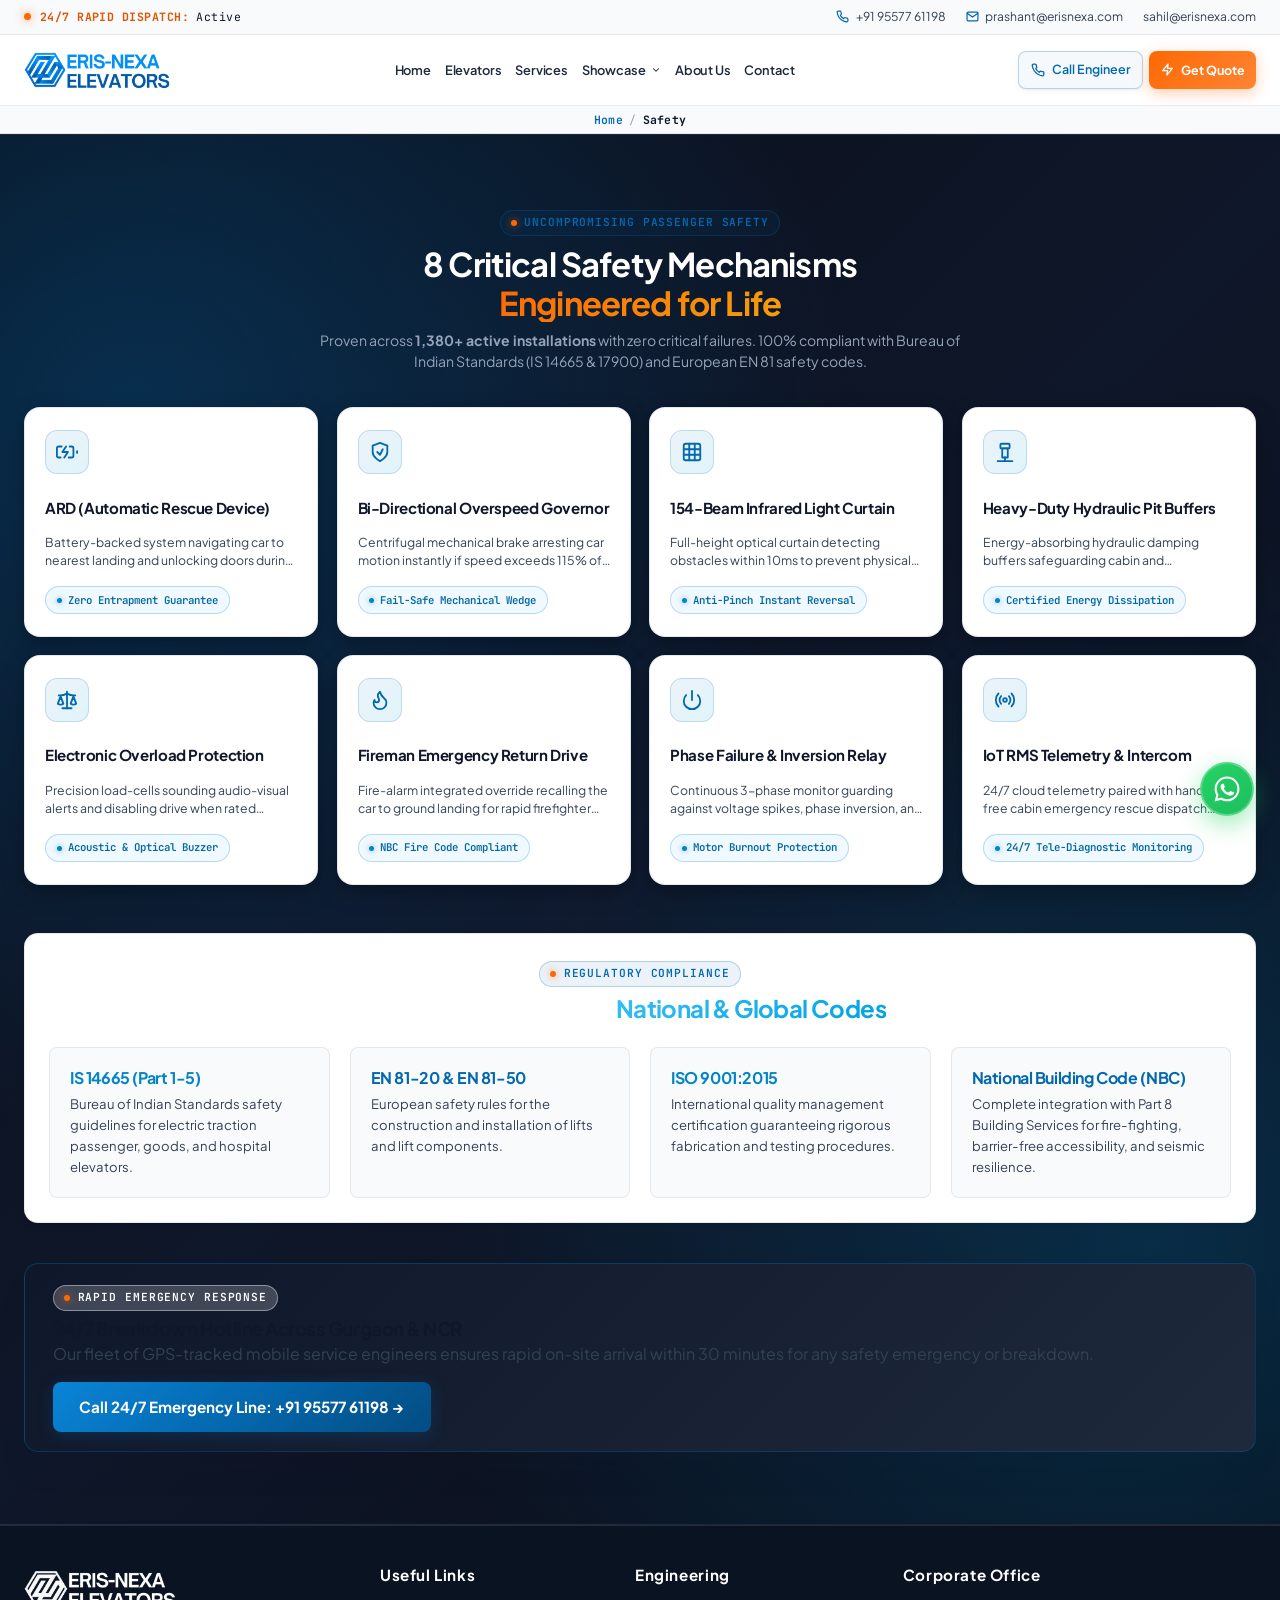
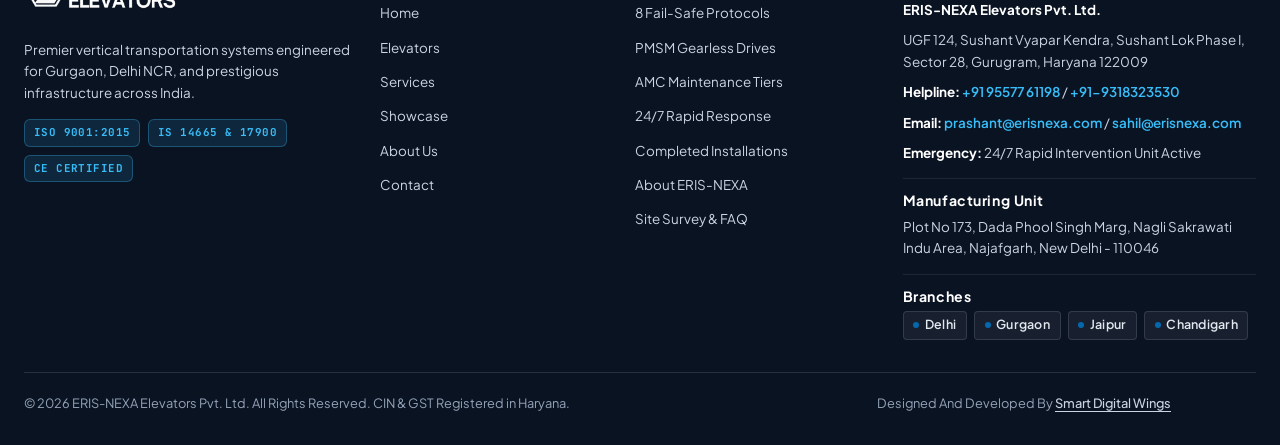
<file: safety.html>
<!DOCTYPE html>
<html lang="en">

<head>
  <meta charset="UTF-8">
  <meta name="viewport" content="width=device-width, initial-scale=1.0">
  <meta http-equiv="X-UA-Compatible" content="ie=edge">
  <title>8 Critical Safety Mechanisms &amp; Code Compliance — ERIS-NEXA</title>
  <meta name="description"
    content="Discover ERIS-NEXA's zero-failure elevator safety architecture. IS 14665 &amp; EN 81-20 certified ARD rescue systems, overspeed governors, 154-beam infrared light curtains, and emergency tele-monitoring across Gurgaon &amp; NCR.">
  <meta name="theme-color" content="#FFFFFF">

  <!-- Open Graph Meta -->
  <meta property="og:title" content="8 Critical Safety Mechanisms — ERIS-NEXA Elevators">
  <meta property="og:description"
    content="Zero entrapment guarantee and multi-tiered mechanical and electrical safety barriers for elevators in Gurgaon and NCR.">
  <meta property="og:type" content="website">

  <!-- Favicon -->
  <link rel="icon" type="image/png" href="assets/images/logo-mark.png">

  <!-- Cache-Control: Force fresh load on every visit across all devices -->
  <meta http-equiv="Cache-Control" content="no-cache, no-store, must-revalidate">
  <meta http-equiv="Pragma" content="no-cache">
  <meta http-equiv="Expires" content="0">

  <!-- Core Design System -->
  <link rel="stylesheet" href="css/style.css?v=2.3.0">
</head>

<body>
  <!-- Top Emergency & Status Bar -->
  <aside class="top-status-bar" aria-label="Rapid Dispatch Status and Emergency Numbers">
    <div class="container top-bar-content">
      <div class="status-indicator">
        <span class="status-dot" aria-hidden="true"></span>
        <span class="status-text"><strong>24/7 RAPID DISPATCH:</strong> Active</span>
      </div>
      <div class="top-contacts">
        <a href="tel:+919557761198" title="Call Primary 24/7 Helpline">
          <svg width="13" height="13" viewBox="0 0 24 24" fill="none" stroke="currentColor" stroke-width="2.2"
            stroke-linecap="round" stroke-linejoin="round" aria-hidden="true">
            <path
              d="M22 16.92v3a2 2 0 0 1-2.18 2 19.79 19.79 0 0 1-8.63-3.07 19.5 19.5 0 0 1-6-6 19.79 19.79 0 0 1-3.07-8.67A2 2 0 0 1 4.11 2h3a2 2 0 0 1 2 1.72 12.84 12.84 0 0 0 .7 2.81 2 2 0 0 1-.45 2.11L8.09 9.91a16 16 0 0 0 6 6l1.27-1.27a2 2 0 0 1 2.11-.45 12.84 12.84 0 0 0 2.81.7A2 2 0 0 1 22 16.92z">
            </path>
          </svg>
          <span>+91 95577 61198</span>
        </a>
        <a href="mailto:prashant@erisnexa.com" class="top-hide-tablet" title="Official Inquiry Email">
          <svg width="13" height="13" viewBox="0 0 24 24" fill="none" stroke="currentColor" stroke-width="2.2"
            stroke-linecap="round" stroke-linejoin="round" aria-hidden="true">
            <path d="M4 4h16c1.1 0 2 .9 2 2v12c0 1.1-.9 2-2 2H4c-1.1 0-2-.9-2-2V6c0-1.1.9-2 2-2z"></path>
            <polyline points="22,6 12,13 2,6"></polyline>
          </svg>
          <span>prashant@erisnexa.com</span>
        </a>
        <a href="mailto:sahil@erisnexa.com" class="top-hide-tablet" title="Official Inquiry Email">
          <span>sahil@erisnexa.com</span>
        </a>
      </div>
    </div>
  </aside>

  <!-- Sticky Glassmorphic Navbar -->
  <header class="navbar" id="siteHeader">
    <div class="container nav-container">
      <a href="index.html" class="brand-logo" title="ERIS-NEXA Elevators Homepage" aria-label="ERIS-NEXA Home">
        <img src="assets/logo/logo dark.png" alt="ERIS-NEXA Elevators" class="header-logo-img" width="112" height="45">
      </a>

      <nav aria-label="Primary Navigation">
        <ul class="nav-menu">
          <li><a href="index.html" class="nav-link">Home</a></li>
          <li><a href="elevators.html" class="nav-link">Elevators</a></li>
          <li><a href="services.html" class="nav-link">Services</a></li>
          <li class="nav-item-dropdown">
            <a href="showcase.html" class="nav-link dropdown-toggle" aria-haspopup="true" aria-expanded="false">
              <span>Showcase</span>
              <svg class="dropdown-chevron" width="10" height="10" viewBox="0 0 24 24" fill="none" stroke="currentColor" stroke-width="2.5" stroke-linecap="round" stroke-linejoin="round" aria-hidden="true">
                <polyline points="6 9 12 15 18 9"></polyline>
              </svg>
            </a>
            <ul class="nav-dropdown-menu">
              <li>
                <a href="images.html" class="dropdown-item">
                  <svg class="dropdown-icon" width="14" height="14" viewBox="0 0 24 24" fill="none" stroke="currentColor" stroke-width="2" stroke-linecap="round" stroke-linejoin="round" aria-hidden="true">
                    <rect x="3" y="3" width="18" height="18" rx="2" ry="2"/>
                    <circle cx="8.5" cy="8.5" r="1.5"/>
                    <polyline points="21 15 16 10 5 21"/>
                  </svg>
                  <span>Images</span>
                </a>
              </li>
              <li>
                <a href="videos.html" class="dropdown-item">
                  <svg class="dropdown-icon" width="14" height="14" viewBox="0 0 24 24" fill="none" stroke="currentColor" stroke-width="2" stroke-linecap="round" stroke-linejoin="round" aria-hidden="true">
                    <polygon points="23 7 16 12 23 17 23 7"/>
                    <rect x="1" y="5" width="15" height="14" rx="2" ry="2"/>
                  </svg>
                  <span>Videos</span>
                </a>
              </li>
            </ul>
          </li>
          <li><a href="about.html" class="nav-link">About Us</a></li>
          <li><a href="contact.html" class="nav-link">Contact</a></li>
        </ul>
      </nav>

      <div class="nav-actions">
        <a href="tel:+919557761198" class="btn btn-outline btn-sm nav-call-btn" title="Instant Phone Call">
          <svg width="14" height="14" viewBox="0 0 24 24" fill="none" stroke="currentColor" stroke-width="2.2"
            stroke-linecap="round" stroke-linejoin="round" aria-hidden="true">
            <path
              d="M22 16.92v3a2 2 0 0 1-2.18 2 19.79 19.79 0 0 1-8.63-3.07 19.5 19.5 0 0 1-6-6 19.79 19.79 0 0 1-3.07-8.67A2 2 0 0 1 4.11 2h3a2 2 0 0 1 2 1.72 12.84 12.84 0 0 0 .7 2.81 2 2 0 0 1-.45 2.11L8.09 9.91a16 16 0 0 0 6 6l1.27-1.27a2 2 0 0 1 2.11-.45 12.84 12.84 0 0 0 2.81.7A2 2 0 0 1 22 16.92z">
            </path>
          </svg>
          <span>Call Engineer</span>
        </a>
        <button class="btn btn-primary btn-sm nav-quote-btn" data-open-modal="quote"
          data-service="General Consultation">
          <svg width="13" height="13" viewBox="0 0 24 24" fill="none" stroke="currentColor" stroke-width="2.5"
            stroke-linecap="round" stroke-linejoin="round" aria-hidden="true">
            <path d="M13 2L3 14h9l-1 8 10-12h-9l1-8z"></path>
          </svg>
          <span>Get Quote</span>
        </button>
        <button class="mobile-menu-toggle" aria-label="Toggle navigation menu" aria-expanded="false">
          <span class="hamburger-box" aria-hidden="true">
            <span class="hamburger-line"></span>
            <span class="hamburger-line"></span>
            <span class="hamburger-line"></span>
          </span>
        </button>
      </div>
    </div>
  </header>

  <main>
    <!-- Compact Breadcrumb Bar -->
    <div class="page-hero-section">
      <div class="container">
        <h1 class="visually-hidden">8 Critical Safety Mechanisms &bull; ERIS-NEXA Elevators</h1>
        <nav class="breadcrumbs" aria-label="Breadcrumbs">
          <a href="index.html">Home</a>
          <span>/</span>
          <span>Safety</span>
        </nav>
      </div>
    </div>

    <!-- 8 Safety Mechanisms Detailed Grid -->
    <section class="section safety-section">
      <div class="container">
        <div class="section-header text-center" style="margin-bottom: 2.25rem;">
          <span class="section-tag">UNCOMPROMISING PASSENGER SAFETY</span>
          <h2 class="section-title">8 Critical Safety Mechanisms <span class="gold-text">Engineered for Life</span></h2>
          <p class="section-desc" style="max-width: 720px; margin: 0.5rem auto 0;">
            Proven across <strong>1,380+ active installations</strong> with zero critical failures. 100% compliant with Bureau of Indian Standards (IS 14665 &amp; 17900) and European EN 81 safety codes.
          </p>
        </div>
        <div class="safety-grid">
          <!-- Safety Item 1 -->
          <div class="safety-card">
            <div class="safety-card-icon">
              <svg width="22" height="22" viewBox="0 0 24 24" fill="none" stroke="currentColor" stroke-width="2"
                stroke-linecap="round" stroke-linejoin="round">
                <path d="M5 18H3a2 2 0 0 1-2-2V8a2 2 0 0 1 2-2h3.19M15 6h2a2 2 0 0 1 2 2v8a2 2 0 0 1-2 2h-3.19" />
                <line x1="23" y1="13" x2="23" y2="11" />
                <polyline points="11 6 7 12 13 12 9 18" />
              </svg>
            </div>
            <h3 class="safety-card-title">ARD (Automatic Rescue Device)</h3>
            <p class="safety-card-desc">
              Battery-backed system navigating car to nearest landing and unlocking doors during grid outages.
            </p>
            <span class="safety-compliance-pill"><span class="pill-dot"></span> Zero Entrapment Guarantee</span>
          </div>

          <!-- Safety Item 2 -->
          <div class="safety-card">
            <div class="safety-card-icon">
              <svg width="22" height="22" viewBox="0 0 24 24" fill="none" stroke="currentColor" stroke-width="2"
                stroke-linecap="round" stroke-linejoin="round">
                <path d="M12 22s8-4 8-10V5l-8-3-8 3v7c0 6 8 10 8 10z" />
                <polyline points="9 12 12 15 15 9" />
              </svg>
            </div>
            <h3 class="safety-card-title">Bi-Directional Overspeed Governor</h3>
            <p class="safety-card-desc">
              Centrifugal mechanical brake arresting car motion instantly if speed exceeds 115% of rated limit.
            </p>
            <span class="safety-compliance-pill"><span class="pill-dot"></span> Fail-Safe Mechanical Wedge</span>
          </div>

          <!-- Safety Item 3 -->
          <div class="safety-card">
            <div class="safety-card-icon">
              <svg width="22" height="22" viewBox="0 0 24 24" fill="none" stroke="currentColor" stroke-width="2"
                stroke-linecap="round" stroke-linejoin="round">
                <rect x="3" y="3" width="18" height="18" rx="2" />
                <line x1="3" y1="9" x2="21" y2="9" />
                <line x1="3" y1="15" x2="21" y2="15" />
                <line x1="9" y1="3" x2="9" y2="21" />
                <line x1="15" y1="3" x2="15" y2="21" />
              </svg>
            </div>
            <h3 class="safety-card-title">154-Beam Infrared Light Curtain</h3>
            <p class="safety-card-desc">
              Full-height optical curtain detecting obstacles within 10ms to prevent physical contact or pinching.
            </p>
            <span class="safety-compliance-pill"><span class="pill-dot"></span> Anti-Pinch Instant Reversal</span>
          </div>

          <!-- Safety Item 4 -->
          <div class="safety-card">
            <div class="safety-card-icon">
              <svg width="22" height="22" viewBox="0 0 24 24" fill="none" stroke="currentColor" stroke-width="2"
                stroke-linecap="round" stroke-linejoin="round">
                <rect x="7" y="3" width="10" height="5" rx="1" />
                <rect x="9" y="8" width="6" height="10" />
                <path d="M4 22h16" />
                <line x1="12" y1="18" x2="12" y2="22" />
              </svg>
            </div>
            <h3 class="safety-card-title">Heavy-Duty Hydraulic Pit Buffers</h3>
            <p class="safety-card-desc">
              Energy-absorbing hydraulic damping buffers safeguarding cabin and counterweight in terminal overtravel.
            </p>
            <span class="safety-compliance-pill"><span class="pill-dot"></span> Certified Energy Dissipation</span>
          </div>

          <!-- Safety Item 5 -->
          <div class="safety-card">
            <div class="safety-card-icon">
              <svg width="22" height="22" viewBox="0 0 24 24" fill="none" stroke="currentColor" stroke-width="2"
                stroke-linecap="round" stroke-linejoin="round">
                <path d="m16 16 3-8 3 8c-.87.65-1.92 1-3 1s-2.13-.35-3-1Z" />
                <path d="m2 16 3-8 3 8c-.87.65-1.92 1-3 1s-2.13-.35-3-1Z" />
                <path d="M7 21h10" />
                <path d="M12 3v18" />
                <path d="M3 7h2c2 0 5-1 7-2 2 1 5 2 7 2h2" />
              </svg>
            </div>
            <h3 class="safety-card-title">Electronic Overload Protection</h3>
            <p class="safety-card-desc">
              Precision load-cells sounding audio-visual alerts and disabling drive when rated payload is exceeded.
            </p>
            <span class="safety-compliance-pill"><span class="pill-dot"></span> Acoustic &amp; Optical Buzzer</span>
          </div>

          <!-- Safety Item 6 -->
          <div class="safety-card">
            <div class="safety-card-icon">
              <svg width="22" height="22" viewBox="0 0 24 24" fill="none" stroke="currentColor" stroke-width="2"
                stroke-linecap="round" stroke-linejoin="round">
                <path
                  d="M8.5 14.5A2.5 2.5 0 0 0 11 12c0-1.38-.5-2-1-3-1.072-2.143-.224-4.054 2-6 .5 2.5 2 4.9 4 6.5 2 1.6 3 3.5 3 5.5a7 7 0 1 1-14 0c0-1.153.433-2.294 1-3a2.5 2.5 0 0 0 2.5 2.5z" />
              </svg>
            </div>
            <h3 class="safety-card-title">Fireman Emergency Return Drive</h3>
            <p class="safety-card-desc">
              Fire-alarm integrated override recalling the car to ground landing for rapid firefighter rescue.
            </p>
            <span class="safety-compliance-pill"><span class="pill-dot"></span> NBC Fire Code Compliant</span>
          </div>

          <!-- Safety Item 7 -->
          <div class="safety-card">
            <div class="safety-card-icon">
              <svg width="22" height="22" viewBox="0 0 24 24" fill="none" stroke="currentColor" stroke-width="2"
                stroke-linecap="round" stroke-linejoin="round">
                <path d="M18.36 6.64a9 9 0 1 1-12.73 0" />
                <line x1="12" y1="2" x2="12" y2="12" />
              </svg>
            </div>
            <h3 class="safety-card-title">Phase Failure &amp; Inversion Relay</h3>
            <p class="safety-card-desc">
              Continuous 3-phase monitor guarding against voltage spikes, phase inversion, and motor burnout.
            </p>
            <span class="safety-compliance-pill"><span class="pill-dot"></span> Motor Burnout Protection</span>
          </div>

          <!-- Safety Item 8 -->
          <div class="safety-card">
            <div class="safety-card-icon">
              <svg width="22" height="22" viewBox="0 0 24 24" fill="none" stroke="currentColor" stroke-width="2"
                stroke-linecap="round" stroke-linejoin="round">
                <path d="M4.9 19.1C1 15.2 1 8.8 4.9 4.9" />
                <path d="M7.8 16.2c-2.3-2.3-2.3-6.1 0-8.5" />
                <circle cx="12" cy="12" r="2" />
                <path d="M16.2 7.8c2.3 2.3 2.3 6.1 0 8.5" />
                <path d="M19.1 4.9C23 8.8 23 15.1 19.1 19" />
              </svg>
            </div>
            <h3 class="safety-card-title">IoT RMS Telemetry &amp; Intercom</h3>
            <p class="safety-card-desc">
              24/7 cloud telemetry paired with hands-free cabin emergency rescue dispatch intercom.
            </p>
            <span class="safety-compliance-pill"><span class="pill-dot"></span> 24/7 Tele-Diagnostic Monitoring</span>
          </div>
        </div>

        <!-- Safety Codes & Standards Strip -->
        <div class="spec-matrix-card" style="margin-top: 3rem;">
          <div class="section-header text-center" style="margin-bottom: 1.5rem;">
            <span class="section-tag">REGULATORY COMPLIANCE</span>
            <h2 class="section-title" style="font-size: 1.5rem; margin-bottom: 0;">
              Strict Adherence to <span class="cyan-text">National &amp; Global Codes</span>
            </h2>
          </div>

          <div style="display: grid; grid-template-columns: repeat(auto-fit, minmax(240px, 1fr)); gap: 1.25rem;">
            <div
              style="background: #F8FAFC; padding: 1.25rem; border-radius: 8px; border: 1px solid rgba(15,23,42,0.08);">
              <h4 style="color: var(--cyan-primary); margin-bottom: 0.35rem;">IS 14665 (Part 1-5)</h4>
              <p style="font-size: 0.82rem; color: var(--text-secondary); margin: 0;">
                Bureau of Indian Standards safety guidelines for electric traction passenger, goods, and hospital
                elevators.
              </p>
            </div>
            <div
              style="background: #F8FAFC; padding: 1.25rem; border-radius: 8px; border: 1px solid rgba(15,23,42,0.08);">
              <h4 style="color: var(--gold-primary); margin-bottom: 0.35rem;">EN 81-20 &amp; EN 81-50</h4>
              <p style="font-size: 0.82rem; color: var(--text-secondary); margin: 0;">
                European safety rules for the construction and installation of lifts and lift components.
              </p>
            </div>
            <div
              style="background: #F8FAFC; padding: 1.25rem; border-radius: 8px; border: 1px solid rgba(15,23,42,0.08);">
              <h4 style="color: var(--cyan-primary); margin-bottom: 0.35rem;">ISO 9001:2015</h4>
              <p style="font-size: 0.82rem; color: var(--text-secondary); margin: 0;">
                International quality management certification guaranteeing rigorous fabrication and testing procedures.
              </p>
            </div>
            <div
              style="background: #F8FAFC; padding: 1.25rem; border-radius: 8px; border: 1px solid rgba(15,23,42,0.08);">
              <h4 style="color: var(--gold-primary); margin-bottom: 0.35rem;">National Building Code (NBC)</h4>
              <p style="font-size: 0.82rem; color: var(--text-secondary); margin: 0;">
                Complete integration with Part 8 Building Services for fire-fighting, barrier-free accessibility, and
                seismic resilience.
              </p>
            </div>
          </div>
        </div>

        <!-- 24/7 Breakdown Dispatch Hotline Banner -->
        <div class="rapid-dispatch-banner" style="margin-top: 2.5rem;">
          <div class="dispatch-info">
            <span class="section-tag"
              style="background: rgba(255,255,255,0.2); color: #fff; border-color: rgba(255,255,255,0.4);">
              RAPID EMERGENCY RESPONSE
            </span>
            <h3>24/7 Breakdown Hotline Across Gurgaon &amp; NCR</h3>
            <p>Our fleet of GPS-tracked mobile service engineers ensures rapid on-site arrival within 30 minutes for any
              safety emergency or breakdown.</p>
          </div>
          <a href="tel:+919557761198" class="btn btn-primary btn-lg">
            <span>Call 24/7 Emergency Line: +91 95577 61198 &rarr;</span>
          </a>
        </div>
      </div>
    </section>
  </main>

  <!-- Corporate Footer -->
  <footer class="site-footer">
    <div class="container">
      <div class="footer-grid">
        <div class="footer-brand-col">
          <div class="footer-logo">
            <a href="index.html" aria-label="ERIS-NEXA Home">
              <img src="assets/logo/logo light.png" alt="ERIS-NEXA Elevators" class="footer-logo-img" width="115"
                height="46">
            </a>
          </div>
          <p class="footer-desc">
            Premier vertical transportation systems engineered for Gurgaon, Delhi NCR, and prestigious infrastructure
            across India.
          </p>
          <div class="footer-badges">
            <span class="badge">ISO 9001:2015</span>
            <span class="badge">IS 14665 &amp; 17900</span>
            <span class="badge">CE Certified</span>
          </div>
        </div>

        <div class="footer-col">
          <h4 class="footer-title">Useful Links</h4>
          <ul class="footer-links">
            <li><a href="index.html">Home</a></li>
            <li><a href="elevators.html">Elevators</a></li>
            <li><a href="services.html">Services</a></li>
            <li><a href="showcase.html">Showcase</a></li>
            <li><a href="about.html">About Us</a></li>
            <li><a href="contact.html">Contact</a></li>
          </ul>
        </div>

        <div class="footer-col">
          <h4 class="footer-title">Engineering</h4>
          <ul class="footer-links">
            <li><a href="safety.html">8 Fail-Safe Protocols</a></li>
            <li><a href="technology.html">PMSM Gearless Drives</a></li>
            <li><a href="services.html">AMC Maintenance Tiers</a></li>
            <li><a href="services.html">24/7 Rapid Response</a></li>
            <li><a href="showcase.html">Completed Installations</a></li>
            <li><a href="about.html">About ERIS-NEXA</a></li>
            <li><a href="contact.html">Site Survey &amp; FAQ</a></li>
          </ul>
        </div>

        <div class="footer-col">
          <h4 class="footer-title">Corporate Office</h4>
          <div class="footer-contact-info">
            <p><strong>ERIS-NEXA Elevators Pvt. Ltd.</strong></p>
            <p>UGF 124, Sushant Vyapar Kendra, Sushant Lok Phase I, Sector 28, Gurugram, Haryana 122009</p>
            <p><strong>Helpline:</strong> <a href="tel:+919557761198">+91 95577 61198</a> / <a
                href="tel:+919318323530">+91-9318323530</a></p>
            <p><strong>Email:</strong> <a href="mailto:prashant@erisnexa.com">prashant@erisnexa.com</a> / <a href="mailto:sahil@erisnexa.com">sahil@erisnexa.com</a></p>
            <p><strong>Emergency:</strong> 24/7 Rapid Intervention Unit Active</p>
          </div>

          <div class="footer-unit-block">
            <h4 class="footer-title footer-unit-title">Manufacturing Unit</h4>
            <div class="footer-contact-info">
              <p>Plot No 173, Dada Phool Singh Marg, Nagli Sakrawati Indu Area, Najafgarh, New Delhi - 110046</p>
            </div>
          </div>

          <div class="footer-branches-block">
            <h4 class="footer-title footer-unit-title">Branches</h4>
            <div class="footer-branch-tags">
              <span class="branch-tag">Delhi</span>
              <span class="branch-tag">Gurgaon</span>
              <span class="branch-tag">Jaipur</span>
              <span class="branch-tag">Chandigarh</span>
            </div>
          </div>
        </div>
      </div>

      <div class="footer-bottom">
        <div>&copy; 2026 ERIS-NEXA Elevators Pvt. Ltd. All Rights Reserved. CIN &amp; GST Registered in Haryana.</div>
        <div>Designed And Developed By <a href="https://smartdigitalwings.com" target="_blank"
            rel="noopener noreferrer">Smart Digital Wings</a></div>
      </div>
    </div>
  </footer>

  <!-- Floating Actions -->
  <aside class="floating-widget-bar" aria-label="Floating Quick Actions">
    <a href="https://wa.me/919557761198?text=Hello%20ERIS-NEXA%20Elevators%2C%20I%20would%20like%20to%20inquire%20about%20safety%20features."
      target="_blank" rel="noopener noreferrer" class="floating-btn whatsapp" title="Chat Directly on WhatsApp"
      aria-label="Chat on WhatsApp">
      <svg width="30" height="30" viewBox="0 0 24 24" fill="currentColor" aria-hidden="true">
        <path
          d="M12.04 2C6.58 2 2.13 6.45 2.13 11.91C2.13 13.66 2.59 15.36 3.45 16.86L2.05 22L7.3 20.62C8.75 21.41 10.38 21.83 12.04 21.83C17.5 21.83 21.95 17.38 21.95 11.92C21.95 9.27 20.92 6.78 19.05 4.91C17.18 3.04 14.69 2 12.04 2ZM12.04 20.15C10.55 20.15 9.09 19.75 7.82 19L7.52 18.82L4.4 19.64L5.23 16.59L5.03 16.27C4.21 14.97 3.78 13.46 3.78 11.91C3.78 7.36 7.49 3.65 12.04 3.65C14.25 3.65 16.32 4.51 17.88 6.07C19.44 7.63 20.3 9.7 20.3 11.91C20.3 16.47 16.59 20.15 12.04 20.15ZM16.57 14.43C16.32 14.3 15.1 13.7 14.87 13.62C14.65 13.54 14.48 13.5 14.31 13.75C14.14 14 13.65 14.58 13.5 14.75C13.35 14.92 13.2 14.94 12.95 14.82C12.7 14.7 11.89 14.43 10.93 13.58C10.18 12.91 9.68 12.08 9.53 11.83C9.38 11.58 9.51 11.45 9.64 11.32C9.75 11.21 9.89 11.03 10.01 10.88C10.14 10.73 10.18 10.63 10.26 10.46C10.34 10.29 10.3 10.15 10.24 10.02C10.18 9.9 9.68 8.67 9.47 8.17C9.27 7.68 9.06 7.75 8.91 7.74C8.76 7.73 8.59 7.73 8.43 7.73C8.26 7.73 7.99 7.79 7.76 8.04C7.53 8.29 6.88 8.9 6.88 10.14C6.88 11.38 7.78 12.58 7.91 12.75C8.03 12.92 9.68 15.47 12.21 16.56C14.01 17.34 14.71 17.27 15.6 17.14C16.14 17.06 17.26 16.46 17.5 15.79C17.73 15.13 17.73 14.56 17.67 14.43C17.6 14.31 17.43 14.24 17.18 14.12L16.57 14.43Z" />
      </svg>
      <span class="floating-tooltip">Chat on WhatsApp</span>
    </a>
    <button class="floating-btn top-scroll" id="btnBackToTop" title="Scroll Back to Top" aria-label="Back to Top">
      <svg width="20" height="20" viewBox="0 0 24 24" fill="none" stroke="currentColor" stroke-width="2.5"
        stroke-linecap="round" stroke-linejoin="round" aria-hidden="true">
        <path d="M18 15l-6-6-6 6" />
      </svg>
    </button>
  </aside>

  <!-- Accessible Consultation & Quote Modal -->
  <dialog id="quoteModal" closedby="any" aria-labelledby="modalTitle">
    <div class="modal-card">
      <button type="button" class="modal-close-btn" aria-label="Close quote modal">✕</button>

      <div class="modal-wizard-header">
        <span class="section-tag" style="margin-bottom: 0.5rem;">SAFETY CONSULTATION</span>
        <h3 id="modalTitle">Request a Safety Audit or Quotation</h3>
        <p>Speak directly with our senior safety engineers regarding code compliance and emergency systems.</p>
      </div>

      <form id="quoteForm">
        <div class="form-row-2">
          <div class="form-field-group">
            <label for="modalName">Your Full Name *</label>
            <input type="text" id="modalName" name="name" class="form-input" required placeholder="e.g. Rajesh Sharma">
          </div>
          <div class="form-field-group">
            <label for="modalPhone">Phone / WhatsApp *</label>
            <input type="tel" id="modalPhone" name="phone" class="form-input" required placeholder="+91 98765 43210">
          </div>
        </div>

        <div class="form-row-2">
          <div class="form-field-group">
            <label for="modalEmail">Official Email *</label>
            <input type="email" id="modalEmail" name="email" class="form-input" required placeholder="name@company.com">
          </div>
          <div class="form-field-group">
            <label for="modalCity">City / Location *</label>
            <input type="text" id="modalCity" name="city" class="form-input" required value="Gurgaon"
              placeholder="e.g. Gurgaon, Delhi, Noida">
          </div>
        </div>

        <div class="form-row-2">
          <div class="form-field-group">
            <label for="modalBuildingType">Building / Site Type</label>
            <select id="modalBuildingType" name="building_type" class="form-select">
              <option value="Private Villa / Duplex">Private Villa / Duplex</option>
              <option value="Residential Apartment Building">Residential Apartment</option>
              <option value="Commercial Office Complex">Commercial Office</option>
              <option value="Hospital / Healthcare Facility">Hospital / Clinic</option>
              <option value="Factory / Industrial Warehouse">Factory / Warehouse</option>
              <option value="Automobile Dealership / Showroom">Automobile Showroom</option>
              <option value="Hotel / Banquet / Resort">Hotel / Banquet</option>
            </select>
          </div>
          <div class="form-field-group">
            <label for="modalRequirement">Requirement</label>
            <select id="modalRequirement" name="requirement" class="form-select">
              <option value="Safety Audit & Certification">Safety Audit &amp; Certification</option>
              <option value="ARD Installation / Battery Replacement">ARD Installation / Battery Replacement</option>
              <option value="Passenger Elevators">Passenger Elevator</option>
              <option value="Home & Villa Elevators">Home &amp; Villa Elevator</option>
              <option value="Hospital Elevators">Hospital Stretcher Elevator</option>
              <option value="AMC Annual Maintenance">AMC Annual Maintenance</option>
            </select>
          </div>
        </div>

        <div class="form-field-group">
          <label for="modalMessage">Project Details / Message (Optional)</label>
          <textarea id="modalMessage" name="message" class="form-textarea" rows="3"
            placeholder="Tell us about existing elevator age, number of floors, or required safety inspection..."></textarea>
        </div>

        <button type="submit" class="btn btn-primary btn-lg" style="width: 100%; margin-top: 0.5rem;">
          <span>Submit &bull; Dispatch Directly to Safety Team WhatsApp &nearr;</span>
        </button>
      </form>
    </div>
  </dialog>

  <!-- Scripts -->
  <script src="js/main.js?v=2.3.0"></script>
</body>

</html>
</file>
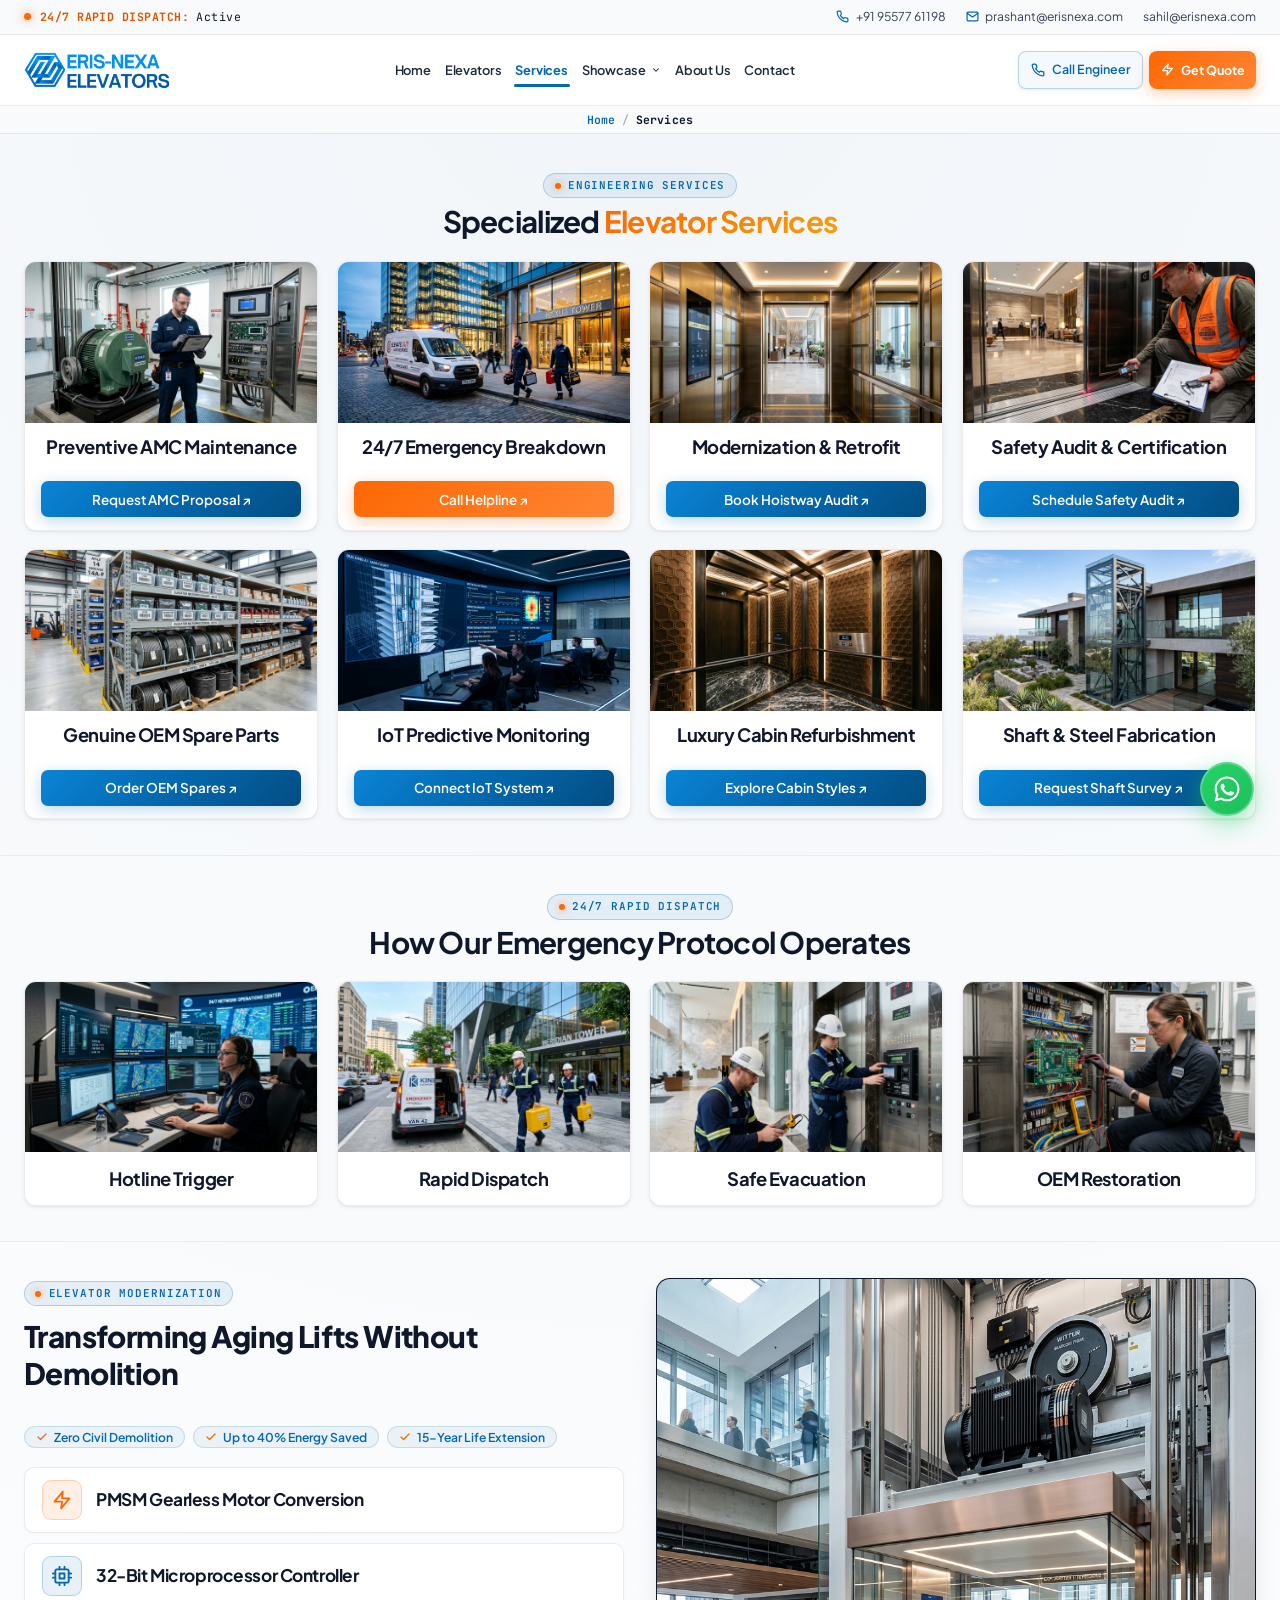
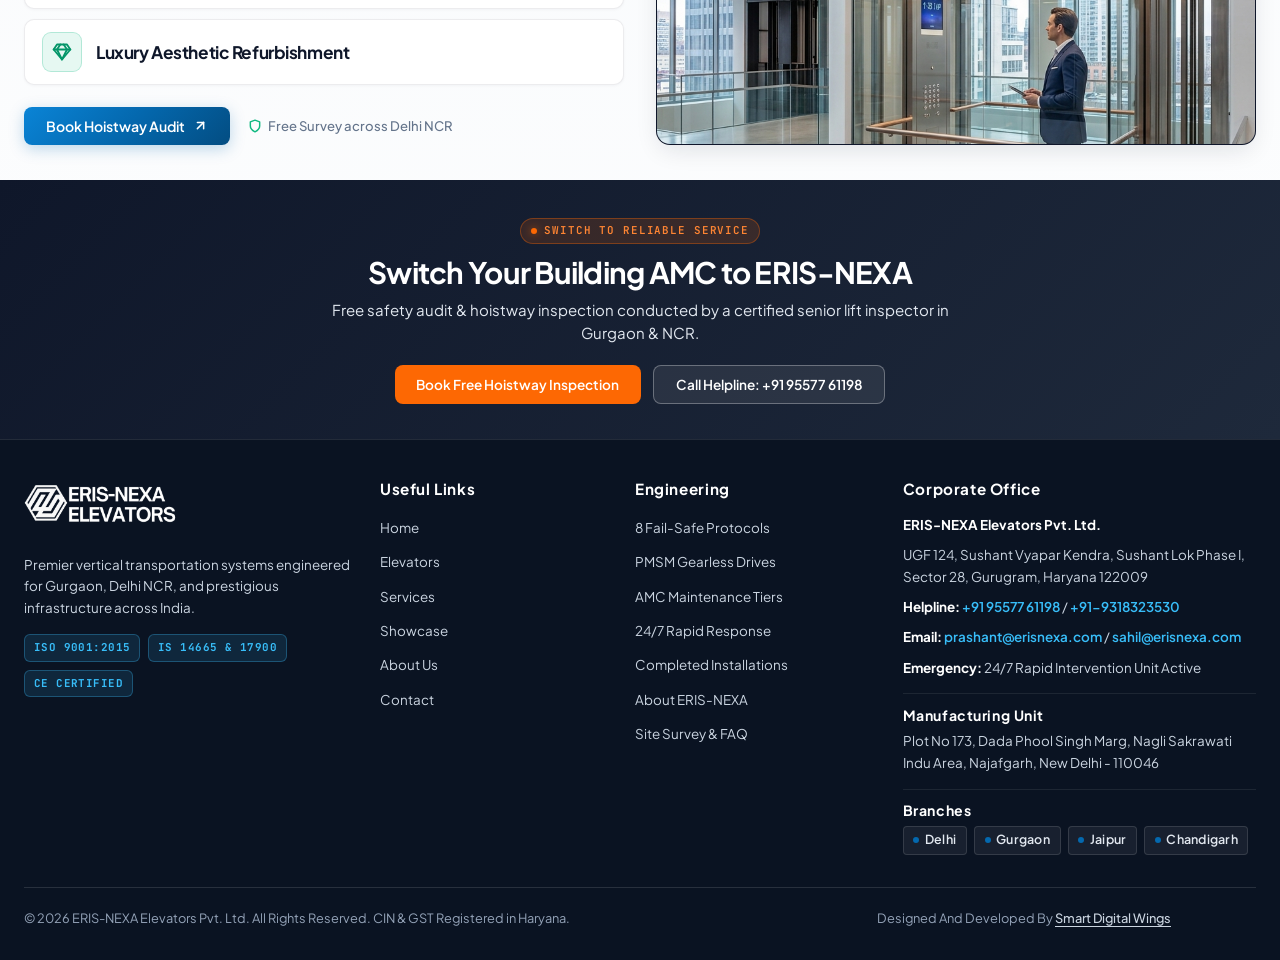
<file: services.html>
<!DOCTYPE html>
<html lang="en">

<head>
  <meta charset="UTF-8">
  <meta name="viewport" content="width=device-width, initial-scale=1.0">
  <meta http-equiv="X-UA-Compatible" content="ie=edge">
  <title>AMC Maintenance &amp; Elevator Services — ERIS-NEXA Elevators</title>
  <meta name="description"
    content="Comprehensive AMC elevator maintenance, 24/7 rapid emergency breakdown dispatch in under 30 minutes, OEM spare parts, and controller modernization across Gurgaon &amp; Delhi NCR.">
  <meta name="theme-color" content="#FFFFFF">

  <!-- Open Graph Meta -->
  <meta property="og:title" content="Elevator AMC Maintenance &amp; 24/7 Services — ERIS-NEXA">
  <meta property="og:description"
    content="Gurgaon's fastest emergency elevator dispatch with 99.98% fleet uptime, certified engineers, and comprehensive AMC packages.">
  <meta property="og:type" content="website">

  <!-- Favicon -->
  <link rel="icon" type="image/png" href="assets/images/logo-mark.png">

  <!-- Cache-Control: Force fresh load on every visit across all devices -->
  <meta http-equiv="Cache-Control" content="no-cache, no-store, must-revalidate">
  <meta http-equiv="Pragma" content="no-cache">
  <meta http-equiv="Expires" content="0">

  <!-- Core Design System -->
  <link rel="stylesheet" href="css/style.css?v=2.3.0">
</head>

<body>
  <!-- Top Emergency & Status Bar -->
  <aside class="top-status-bar" aria-label="Rapid Dispatch Status and Emergency Numbers">
    <div class="container top-bar-content">
      <div class="status-indicator">
        <span class="status-dot" aria-hidden="true"></span>
        <span class="status-text"><strong>24/7 RAPID DISPATCH:</strong> Active</span>
      </div>
      <div class="top-contacts">
        <a href="tel:+919557761198" title="Call Primary 24/7 Helpline">
          <svg width="13" height="13" viewBox="0 0 24 24" fill="none" stroke="currentColor" stroke-width="2.2"
            stroke-linecap="round" stroke-linejoin="round" aria-hidden="true">
            <path
              d="M22 16.92v3a2 2 0 0 1-2.18 2 19.79 19.79 0 0 1-8.63-3.07 19.5 19.5 0 0 1-6-6 19.79 19.79 0 0 1-3.07-8.67A2 2 0 0 1 4.11 2h3a2 2 0 0 1 2 1.72 12.84 12.84 0 0 0 .7 2.81 2 2 0 0 1-.45 2.11L8.09 9.91a16 16 0 0 0 6 6l1.27-1.27a2 2 0 0 1 2.11-.45 12.84 12.84 0 0 0 2.81.7A2 2 0 0 1 22 16.92z">
            </path>
          </svg>
          <span>+91 95577 61198</span>
        </a>
        <a href="mailto:prashant@erisnexa.com" class="top-hide-tablet" title="Official Inquiry Email">
          <svg width="13" height="13" viewBox="0 0 24 24" fill="none" stroke="currentColor" stroke-width="2.2"
            stroke-linecap="round" stroke-linejoin="round" aria-hidden="true">
            <path d="M4 4h16c1.1 0 2 .9 2 2v12c0 1.1-.9 2-2 2H4c-1.1 0-2-.9-2-2V6c0-1.1.9-2 2-2z"></path>
            <polyline points="22,6 12,13 2,6"></polyline>
          </svg>
          <span>prashant@erisnexa.com</span>
        </a>
        <a href="mailto:sahil@erisnexa.com" class="top-hide-tablet" title="Official Inquiry Email">
          <span>sahil@erisnexa.com</span>
        </a>
      </div>
    </div>
  </aside>

  <!-- Sticky Glassmorphic Navbar -->
  <header class="navbar" id="siteHeader">
    <div class="container nav-container">
      <a href="index.html" class="brand-logo" title="ERIS-NEXA Elevators Homepage" aria-label="ERIS-NEXA Home">
        <img src="assets/logo/logo dark.png" alt="ERIS-NEXA Elevators" class="header-logo-img" width="112" height="45">
      </a>

      <nav aria-label="Primary Navigation">
        <ul class="nav-menu">
          <li><a href="index.html" class="nav-link">Home</a></li>
          <li><a href="elevators.html" class="nav-link">Elevators</a></li>
          <li><a href="services.html" class="nav-link active">Services</a></li>
          <li class="nav-item-dropdown">
            <a href="showcase.html" class="nav-link dropdown-toggle" aria-haspopup="true" aria-expanded="false">
              <span>Showcase</span>
              <svg class="dropdown-chevron" width="10" height="10" viewBox="0 0 24 24" fill="none" stroke="currentColor" stroke-width="2.5" stroke-linecap="round" stroke-linejoin="round" aria-hidden="true">
                <polyline points="6 9 12 15 18 9"></polyline>
              </svg>
            </a>
            <ul class="nav-dropdown-menu">
              <li>
                <a href="images.html" class="dropdown-item">
                  <svg class="dropdown-icon" width="14" height="14" viewBox="0 0 24 24" fill="none" stroke="currentColor" stroke-width="2" stroke-linecap="round" stroke-linejoin="round" aria-hidden="true">
                    <rect x="3" y="3" width="18" height="18" rx="2" ry="2"/>
                    <circle cx="8.5" cy="8.5" r="1.5"/>
                    <polyline points="21 15 16 10 5 21"/>
                  </svg>
                  <span>Images</span>
                </a>
              </li>
              <li>
                <a href="videos.html" class="dropdown-item">
                  <svg class="dropdown-icon" width="14" height="14" viewBox="0 0 24 24" fill="none" stroke="currentColor" stroke-width="2" stroke-linecap="round" stroke-linejoin="round" aria-hidden="true">
                    <polygon points="23 7 16 12 23 17 23 7"/>
                    <rect x="1" y="5" width="15" height="14" rx="2" ry="2"/>
                  </svg>
                  <span>Videos</span>
                </a>
              </li>
            </ul>
          </li>
          <li><a href="about.html" class="nav-link">About Us</a></li>
          <li><a href="contact.html" class="nav-link">Contact</a></li>
        </ul>
      </nav>

      <div class="nav-actions">
        <a href="tel:+919557761198" class="btn btn-outline btn-sm nav-call-btn" title="Instant Phone Call">
          <svg width="14" height="14" viewBox="0 0 24 24" fill="none" stroke="currentColor" stroke-width="2.2"
            stroke-linecap="round" stroke-linejoin="round" aria-hidden="true">
            <path
              d="M22 16.92v3a2 2 0 0 1-2.18 2 19.79 19.79 0 0 1-8.63-3.07 19.5 19.5 0 0 1-6-6 19.79 19.79 0 0 1-3.07-8.67A2 2 0 0 1 4.11 2h3a2 2 0 0 1 2 1.72 12.84 12.84 0 0 0 .7 2.81 2 2 0 0 1-.45 2.11L8.09 9.91a16 16 0 0 0 6 6l1.27-1.27a2 2 0 0 1 2.11-.45 12.84 12.84 0 0 0 2.81.7A2 2 0 0 1 22 16.92z">
            </path>
          </svg>
          <span>Call Engineer</span>
        </a>
        <button class="btn btn-primary btn-sm nav-quote-btn" data-open-modal="quote"
          data-service="General Consultation">
          <svg width="13" height="13" viewBox="0 0 24 24" fill="none" stroke="currentColor" stroke-width="2.5"
            stroke-linecap="round" stroke-linejoin="round" aria-hidden="true">
            <path d="M13 2L3 14h9l-1 8 10-12h-9l1-8z"></path>
          </svg>
          <span>Get Quote</span>
        </button>
        <button class="mobile-menu-toggle" aria-label="Toggle navigation menu" aria-expanded="false">
          <span class="hamburger-box" aria-hidden="true">
            <span class="hamburger-line"></span>
            <span class="hamburger-line"></span>
            <span class="hamburger-line"></span>
          </span>
        </button>
      </div>
    </div>
  </header>

  <main>
    <!-- Compact Breadcrumb Bar -->
    <div class="page-hero-section">
      <div class="container">
        <h1 class="visually-hidden">Elevator AMC Services &amp; Maintenance &mdash; ERIS-NEXA Elevators</h1>
        <nav class="breadcrumbs" aria-label="Breadcrumbs">
          <a href="index.html">Home</a>
          <span>/</span>
          <span>Services</span>
        </nav>
      </div>
    </div>

    <!-- Services in Image Card Form -->
    <section class="section" id="services-cards" style="padding: 2.2rem 0;">
      <div class="container">
        <div class="section-header text-center" style="margin-bottom: 1.35rem;">
          <span class="section-tag"
            style="padding: 0.2rem 0.65rem; font-size: 0.68rem; margin-bottom: 0.35rem;">ENGINEERING SERVICES</span>
          <h2 class="section-title" style="font-size: 1.85rem; margin-bottom: 0;">Specialized <span
              class="gold-text">Elevator Services</span></h2>
        </div>

        <div class="services-image-grid">

          <!-- Row 1 - Card 1: AMC Maintenance -->
          <div class="service-img-card">
            <div class="service-card-media">
              <img src="assets/images/service-amc-maintenance.jpg"
                alt="Elevator AMC Maintenance Engineer inspecting PMSM Motor" loading="lazy">
            </div>
            <div class="service-card-body">
              <h3 class="service-card-title">Preventive AMC Maintenance</h3>
              <button class="btn btn-primary btn-sm" style="width: 100%; padding: 0.5rem 0.95rem; font-size: 0.84rem; font-weight: 600;"
                data-open-modal="quote" data-service="Annual Maintenance Contract (AMC)">
                Request AMC Proposal &nearr;
              </button>
            </div>
          </div>

          <!-- Row 1 - Card 2: 24/7 Emergency Dispatch -->
          <div class="service-img-card">
            <div class="service-card-media">
              <img src="assets/images/service-emergency-dispatch.jpg"
                alt="24/7 Rapid Emergency Response Van and Technicians" loading="lazy">
            </div>
            <div class="service-card-body">
              <h3 class="service-card-title">24/7 Emergency Breakdown</h3>
              <a href="tel:+919557761198" class="btn btn-accent btn-sm"
                style="width: 100%; padding: 0.5rem 0.95rem; font-size: 0.84rem; font-weight: 600; text-decoration: none; display: flex; align-items: center; justify-content: center;">
                Call Helpline &nearr;
              </a>
            </div>
          </div>

          <!-- Row 1 - Card 3: Modernization & Upgrades -->
          <div class="service-img-card">
            <div class="service-card-media">
              <img src="assets/images/service-modernization.jpg" alt="Luxury Modernized Elevator Cabin Interior"
                loading="lazy">
            </div>
            <div class="service-card-body">
              <h3 class="service-card-title">Modernization &amp; Retrofit</h3>
              <button class="btn btn-primary btn-sm" style="width: 100%; padding: 0.5rem 0.95rem; font-size: 0.84rem; font-weight: 600;"
                data-open-modal="quote" data-service="Modernization & Upgrades">
                Book Hoistway Audit &nearr;
              </button>
            </div>
          </div>

          <!-- Row 1 - Card 4: Safety Audit & Inspection -->
          <div class="service-img-card">
            <div class="service-card-media">
              <img src="assets/images/service-safety-audit.jpg" alt="Elevator Inspector performing Safety Audit"
                loading="lazy">
            </div>
            <div class="service-card-body">
              <h3 class="service-card-title">Safety Audit &amp; Certification</h3>
              <button class="btn btn-primary btn-sm" style="width: 100%; padding: 0.5rem 0.95rem; font-size: 0.84rem; font-weight: 600;"
                data-open-modal="quote" data-service="Safety Audit & Certification">
                Schedule Safety Audit &nearr;
              </button>
            </div>
          </div>

          <!-- Row 2 - Card 5: Genuine OEM Spare Parts -->
          <div class="service-img-card">
            <div class="service-card-media">
              <img src="assets/images/service-spare-parts.jpg" alt="Organized Warehouse of Genuine Elevator Spare Parts"
                loading="lazy">
            </div>
            <div class="service-card-body">
              <h3 class="service-card-title">Genuine OEM Spare Parts</h3>
              <button class="btn btn-primary btn-sm" style="width: 100%; padding: 0.5rem 0.95rem; font-size: 0.84rem; font-weight: 600;"
                data-open-modal="quote" data-service="Genuine OEM Spare Parts">
                Order OEM Spares &nearr;
              </button>
            </div>
          </div>

          <!-- Row 2 - Card 6: IoT Telemetry & Monitoring -->
          <div class="service-img-card">
            <div class="service-card-media">
              <img src="assets/images/service-iot-monitoring.jpg" alt="Elevator IoT Monitoring Control Center Dashboard"
                loading="lazy">
            </div>
            <div class="service-card-body">
              <h3 class="service-card-title">IoT Predictive Monitoring</h3>
              <button class="btn btn-primary btn-sm" style="width: 100%; padding: 0.5rem 0.95rem; font-size: 0.84rem; font-weight: 600;"
                data-open-modal="quote" data-service="IoT Predictive Monitoring">
                Connect IoT System &nearr;
              </button>
            </div>
          </div>

          <!-- Row 2 - Card 7: Luxury Cabin Styling -->
          <div class="service-img-card">
            <div class="service-card-media">
              <img src="assets/images/service-cabin-styling.jpg" alt="Ultra Luxury Elevator Cabin Interior Architecture"
                loading="lazy">
            </div>
            <div class="service-card-body">
              <h3 class="service-card-title">Luxury Cabin Refurbishment</h3>
              <button class="btn btn-primary btn-sm" style="width: 100%; padding: 0.5rem 0.95rem; font-size: 0.84rem; font-weight: 600;"
                data-open-modal="quote" data-service="Luxury Cabin Refurbishment">
                Explore Cabin Styles &nearr;
              </button>
            </div>
          </div>

          <!-- Row 2 - Card 8: Structural Civil & Hoistway Works -->
          <div class="service-img-card">
            <div class="service-card-media">
              <img src="assets/images/service-hoistway-structure.jpg" alt="Outdoor Glass Elevator Steel Shaft Structure"
                loading="lazy">
            </div>
            <div class="service-card-body">
              <h3 class="service-card-title">Shaft &amp; Steel Fabrication</h3>
              <button class="btn btn-primary btn-sm" style="width: 100%; padding: 0.5rem 0.95rem; font-size: 0.84rem; font-weight: 600;"
                data-open-modal="quote" data-service="Shaft & Steel Fabrication">
                Request Shaft Survey &nearr;
              </button>
            </div>
          </div>

        </div>
      </div>
    </section>

    <!-- Rapid Dispatch & Breakdown Protocol Section (Compact) -->
    <section class="section"
      style="background: #F8FAFC; border-top: 1px solid rgba(15,23,42,0.06); border-bottom: 1px solid rgba(15,23,42,0.06); padding: 2.2rem 0;">
      <div class="container">
        <div class="section-header text-center" style="margin-bottom: 1.25rem;">
          <span class="section-tag" style="padding: 0.2rem 0.65rem; font-size: 0.68rem; margin-bottom: 0.35rem;">24/7
            RAPID DISPATCH</span>
          <h2 class="section-title" style="font-size: 1.85rem; margin-bottom: 0;">How Our Emergency Protocol
            Operates</h2>
        </div>

        <div class="services-dispatch-grid">

          <!-- Step 01 -->
          <div class="dispatch-step-card">
            <div class="dispatch-step-media">
              <img src="assets/images/dispatch-step-1.jpg" alt="24/7 Hotline Trigger Elevator Dispatch Center" loading="lazy">
            </div>
            <div class="dispatch-step-body">
              <h3 class="dispatch-step-title">Hotline Trigger</h3>
            </div>
          </div>

          <!-- Step 02 -->
          <div class="dispatch-step-card">
            <div class="dispatch-step-media">
              <img src="assets/images/dispatch-step-2.jpg" alt="Rapid Response Service Van Arriving on Site" loading="lazy">
            </div>
            <div class="dispatch-step-body">
              <h3 class="dispatch-step-title">Rapid Dispatch</h3>
            </div>
          </div>

          <!-- Step 03 -->
          <div class="dispatch-step-card">
            <div class="dispatch-step-media">
              <img src="assets/images/dispatch-step-3.jpg" alt="Certified Elevator Engineers Safe Passenger Evacuation" loading="lazy">
            </div>
            <div class="dispatch-step-body">
              <h3 class="dispatch-step-title">Safe Evacuation</h3>
            </div>
          </div>

          <!-- Step 04 -->
          <div class="dispatch-step-card">
            <div class="dispatch-step-media">
              <img src="assets/images/dispatch-step-4.jpg" alt="OEM Microprocessor Controller Restoration" loading="lazy">
            </div>
            <div class="dispatch-step-body">
              <h3 class="dispatch-step-title">OEM Restoration</h3>
            </div>
          </div>

        </div>
      </div>
    </section>

    <!-- Modernization & Upgrades Section (Compact) -->
    <section class="section" style="padding: 2.2rem 0;">
      <div class="container">
        <div class="services-modernization-grid">
          <!-- Modernization Left Content -->
          <div class="modernization-left">
            <div class="modernization-header">
              <span class="section-tag"
                style="padding: 0.2rem 0.65rem; font-size: 0.68rem; margin-bottom: 0.35rem;">ELEVATOR MODERNIZATION</span>
              <h2 class="modernization-title">Transforming Aging Lifts Without Demolition</h2>
            </div>

            <div class="modernization-pills">
              <span class="modernization-pill">
                <svg width="12" height="12" viewBox="0 0 24 24" fill="none" stroke="currentColor" stroke-width="2.6" stroke-linecap="round" stroke-linejoin="round" aria-hidden="true"><polyline points="20 6 9 17 4 12"></polyline></svg>
                Zero Civil Demolition
              </span>
              <span class="modernization-pill">
                <svg width="12" height="12" viewBox="0 0 24 24" fill="none" stroke="currentColor" stroke-width="2.6" stroke-linecap="round" stroke-linejoin="round" aria-hidden="true"><polyline points="20 6 9 17 4 12"></polyline></svg>
                Up to 40% Energy Saved
              </span>
              <span class="modernization-pill">
                <svg width="12" height="12" viewBox="0 0 24 24" fill="none" stroke="currentColor" stroke-width="2.6" stroke-linecap="round" stroke-linejoin="round" aria-hidden="true"><polyline points="20 6 9 17 4 12"></polyline></svg>
                15-Year Life Extension
              </span>
            </div>

            <div class="modernization-features-list">
              <!-- Feature 1: Motor -->
              <div class="modernization-feature-card">
                <div class="modernization-icon-wrap modernization-icon-orange">
                  <svg width="20" height="20" viewBox="0 0 24 24" fill="none" stroke="currentColor" stroke-width="2.2" stroke-linecap="round" stroke-linejoin="round" aria-hidden="true">
                    <polygon points="13 2 3 14 12 14 11 22 21 10 12 10 13 2"></polygon>
                  </svg>
                </div>
                <div class="modernization-feature-content">
                  <h4 class="modernization-feature-title">PMSM Gearless Motor Conversion</h4>
                </div>
              </div>

              <!-- Feature 2: Microprocessor Controller -->
              <div class="modernization-feature-card">
                <div class="modernization-icon-wrap modernization-icon-blue">
                  <svg width="20" height="20" viewBox="0 0 24 24" fill="none" stroke="currentColor" stroke-width="2.2" stroke-linecap="round" stroke-linejoin="round" aria-hidden="true">
                    <rect x="4" y="4" width="16" height="16" rx="2" ry="2"></rect>
                    <rect x="9" y="9" width="6" height="6"></rect>
                    <line x1="9" y1="1" x2="9" y2="4"></line>
                    <line x1="15" y1="1" x2="15" y2="4"></line>
                    <line x1="9" y1="20" x2="9" y2="23"></line>
                    <line x1="15" y1="20" x2="15" y2="23"></line>
                    <line x1="20" y1="9" x2="23" y2="9"></line>
                    <line x1="20" y1="14" x2="23" y2="14"></line>
                    <line x1="1" y1="9" x2="4" y2="9"></line>
                    <line x1="1" y1="14" x2="4" y2="14"></line>
                  </svg>
                </div>
                <div class="modernization-feature-content">
                  <h4 class="modernization-feature-title">32-Bit Microprocessor Controller</h4>
                </div>
              </div>

              <!-- Feature 3: Luxury Aesthetic Refurbishment -->
              <div class="modernization-feature-card">
                <div class="modernization-icon-wrap modernization-icon-green">
                  <svg width="20" height="20" viewBox="0 0 24 24" fill="none" stroke="currentColor" stroke-width="2.2" stroke-linecap="round" stroke-linejoin="round" aria-hidden="true">
                    <path d="M6 3h12l4 6-10 12L2 9z"></path>
                    <path d="M2 9h20"></path>
                    <path d="M10 3l-4 6 6 12 6-12-4-6"></path>
                  </svg>
                </div>
                <div class="modernization-feature-content">
                  <h4 class="modernization-feature-title">Luxury Aesthetic Refurbishment</h4>
                </div>
              </div>
            </div>

            <div class="modernization-cta-row">
              <button class="btn btn-primary modernization-cta-btn"
                data-open-modal="quote" data-service="Elevator Modernization Survey">
                <span>Book Hoistway Audit</span>
                <svg width="15" height="15" viewBox="0 0 24 24" fill="none" stroke="currentColor" stroke-width="2.4" stroke-linecap="round" stroke-linejoin="round" aria-hidden="true">
                  <line x1="7" y1="17" x2="17" y2="7"></line>
                  <polyline points="7 7 17 7 17 17"></polyline>
                </svg>
              </button>
              <span class="modernization-cta-hint">
                <svg width="14" height="14" viewBox="0 0 24 24" fill="none" stroke="#10B981" stroke-width="2.5" stroke-linecap="round" stroke-linejoin="round" aria-hidden="true">
                  <path d="M12 22s8-4 8-10V5l-8-3-8 3v7c0 6 8 10 8 10z"></path>
                </svg>
                Free Survey across Delhi NCR
              </span>
            </div>
          </div>

          <!-- Modernization Right Showcase Media (Equal Height to Section) -->
          <div class="modernization-media-wrap">
            <img src="assets/images/modernization-retrofit-showcase.jpg"
              alt="ERIS-NEXA Elevator Modernization with PMSM Gearless Motor and Luxury Cabin Retrofit"
              loading="lazy">
          </div>
        </div>
      </div>
    </section>

    <!-- Consultation CTA (Compact) -->
    <section
      style="background: linear-gradient(135deg, #0F172A 0%, #1E293B 100%); color: #FFFFFF; text-align: center; padding: 2.2rem 0;">
      <div class="container">
        <span class="section-tag"
          style="background: rgba(253,104,3,0.15); color: #FF8533; border-color: rgba(253,104,3,0.35); padding: 0.2rem 0.65rem; font-size: 0.68rem; margin-bottom: 0.35rem;">
          SWITCH TO RELIABLE SERVICE
        </span>
        <h2 style="font-size: clamp(1.4rem, 2.5vw, 1.85rem); color: #FFFFFF; margin: 0.35rem 0 0.45rem 0;">
          Switch Your Building AMC to ERIS-NEXA
        </h2>
        <p
          style="max-width: 640px; margin: 0 auto 1.25rem auto; color: #E2E8F0; font-size: 0.94rem; line-height: 1.55;">
          Free safety audit &amp; hoistway inspection conducted by a certified senior lift inspector in Gurgaon &amp;
          NCR.
        </p>
        <div style="display: flex; gap: 0.75rem; justify-content: center; flex-wrap: wrap;">
          <button class="btn btn-sm"
            style="background: #FD6803; color: #FFFFFF; border: none; padding: 0.5rem 1.35rem; font-size: 0.85rem; font-weight: 600;"
            data-open-modal="quote" data-service="Free AMC Site Audit">
            Book Free Hoistway Inspection
          </button>
          <a href="tel:+919557761198" class="btn btn-sm"
            style="background: rgba(255,255,255,0.08); color: #FFFFFF; border: 1px solid rgba(255,255,255,0.3); padding: 0.5rem 1.35rem; font-size: 0.85rem; font-weight: 600; display: inline-flex; align-items: center; justify-content: center; text-decoration: none;">
            Call Helpline: +91 95577 61198
          </a>
        </div>
      </div>
    </section>
  </main>

  <!-- Corporate Footer -->
  <footer class="site-footer">
    <div class="container">
      <div class="footer-grid">
        <div class="footer-brand-col">
          <div class="footer-logo">
            <a href="index.html" aria-label="ERIS-NEXA Home">
              <img src="assets/logo/logo light.png" alt="ERIS-NEXA Elevators" class="footer-logo-img" width="115"
                height="46">
            </a>
          </div>
          <p class="footer-desc">
            Premier vertical transportation systems engineered for Gurgaon, Delhi NCR, and prestigious infrastructure
            across India.
          </p>
          <div class="footer-badges">
            <span class="badge">ISO 9001:2015</span>
            <span class="badge">IS 14665 &amp; 17900</span>
            <span class="badge">CE Certified</span>
          </div>
        </div>

        <div class="footer-col">
          <h4 class="footer-title">Useful Links</h4>
          <ul class="footer-links">
            <li><a href="index.html">Home</a></li>
            <li><a href="elevators.html">Elevators</a></li>
            <li><a href="services.html">Services</a></li>
            <li><a href="showcase.html">Showcase</a></li>
            <li><a href="about.html">About Us</a></li>
            <li><a href="contact.html">Contact</a></li>
          </ul>
        </div>

        <div class="footer-col">
          <h4 class="footer-title">Engineering</h4>
          <ul class="footer-links">
            <li><a href="safety.html">8 Fail-Safe Protocols</a></li>
            <li><a href="technology.html">PMSM Gearless Drives</a></li>
            <li><a href="services.html">AMC Maintenance Tiers</a></li>
            <li><a href="services.html">24/7 Rapid Response</a></li>
            <li><a href="showcase.html">Completed Installations</a></li>
            <li><a href="about.html">About ERIS-NEXA</a></li>
            <li><a href="contact.html">Site Survey &amp; FAQ</a></li>
          </ul>
        </div>

        <div class="footer-col">
          <h4 class="footer-title">Corporate Office</h4>
          <div class="footer-contact-info">
            <p><strong>ERIS-NEXA Elevators Pvt. Ltd.</strong></p>
            <p>UGF 124, Sushant Vyapar Kendra, Sushant Lok Phase I, Sector 28, Gurugram, Haryana 122009</p>
            <p><strong>Helpline:</strong> <a href="tel:+919557761198">+91 95577 61198</a> / <a
                href="tel:+919318323530">+91-9318323530</a></p>
            <p><strong>Email:</strong> <a href="mailto:prashant@erisnexa.com">prashant@erisnexa.com</a> / <a href="mailto:sahil@erisnexa.com">sahil@erisnexa.com</a></p>
            <p><strong>Emergency:</strong> 24/7 Rapid Intervention Unit Active</p>
          </div>

          <div class="footer-unit-block">
            <h4 class="footer-title footer-unit-title">Manufacturing Unit</h4>
            <div class="footer-contact-info">
              <p>Plot No 173, Dada Phool Singh Marg, Nagli Sakrawati Indu Area, Najafgarh, New Delhi - 110046</p>
            </div>
          </div>

          <div class="footer-branches-block">
            <h4 class="footer-title footer-unit-title">Branches</h4>
            <div class="footer-branch-tags">
              <span class="branch-tag">Delhi</span>
              <span class="branch-tag">Gurgaon</span>
              <span class="branch-tag">Jaipur</span>
              <span class="branch-tag">Chandigarh</span>
            </div>
          </div>
        </div>
      </div>

      <div class="footer-bottom">
        <div>&copy; 2026 ERIS-NEXA Elevators Pvt. Ltd. All Rights Reserved. CIN &amp; GST Registered in Haryana.</div>
        <div>Designed And Developed By <a href="https://smartdigitalwings.com" target="_blank"
            rel="noopener noreferrer">Smart Digital Wings</a></div>
      </div>
    </div>
  </footer>

  <!-- Floating Actions -->
  <aside class="floating-widget-bar" aria-label="Floating Quick Actions">
    <a href="https://wa.me/919557761198?text=Hello%20ERIS-NEXA%20Elevators%2C%20I%20would%20like%20to%20inquire%20about%20your%20AMC%20and%20service%20packages."
      target="_blank" rel="noopener noreferrer" class="floating-btn whatsapp" title="Chat Directly on WhatsApp"
      aria-label="Chat on WhatsApp">
      <svg width="30" height="30" viewBox="0 0 24 24" fill="currentColor" aria-hidden="true">
        <path
          d="M12.04 2C6.58 2 2.13 6.45 2.13 11.91C2.13 13.66 2.59 15.36 3.45 16.86L2.05 22L7.3 20.62C8.75 21.41 10.38 21.83 12.04 21.83C17.5 21.83 21.95 17.38 21.95 11.92C21.95 9.27 20.92 6.78 19.05 4.91C17.18 3.04 14.69 2 12.04 2ZM12.04 20.15C10.55 20.15 9.09 19.75 7.82 19L7.52 18.82L4.4 19.64L5.23 16.59L5.03 16.27C4.21 14.97 3.78 13.46 3.78 11.91C3.78 7.36 7.49 3.65 12.04 3.65C14.25 3.65 16.32 4.51 17.88 6.07C19.44 7.63 20.3 9.7 20.3 11.91C20.3 16.47 16.59 20.15 12.04 20.15ZM16.57 14.43C16.32 14.3 15.1 13.7 14.87 13.62C14.65 13.54 14.48 13.5 14.31 13.75C14.14 14 13.65 14.58 13.5 14.75C13.35 14.92 13.2 14.94 12.95 14.82C12.7 14.7 11.89 14.43 10.93 13.58C10.18 12.91 9.68 12.08 9.53 11.83C9.38 11.58 9.51 11.45 9.64 11.32C9.75 11.21 9.89 11.03 10.01 10.88C10.14 10.73 10.18 10.63 10.26 10.46C10.34 10.29 10.3 10.15 10.24 10.02C10.18 9.9 9.68 8.67 9.47 8.17C9.27 7.68 9.06 7.75 8.91 7.74C8.76 7.73 8.59 7.73 8.43 7.73C8.26 7.73 7.99 7.79 7.76 8.04C7.53 8.29 6.88 8.9 6.88 10.14C6.88 11.38 7.78 12.58 7.91 12.75C8.03 12.92 9.68 15.47 12.21 16.56C14.01 17.34 14.71 17.27 15.6 17.14C16.14 17.06 17.26 16.46 17.5 15.79C17.73 15.13 17.73 14.56 17.67 14.43C17.6 14.31 17.43 14.24 17.18 14.12L16.57 14.43Z" />
      </svg>
      <span class="floating-tooltip">Chat on WhatsApp</span>
    </a>
    <button class="floating-btn top-scroll" id="btnBackToTop" title="Scroll Back to Top" aria-label="Back to Top">
      <svg width="20" height="20" viewBox="0 0 24 24" fill="none" stroke="currentColor" stroke-width="2.5"
        stroke-linecap="round" stroke-linejoin="round" aria-hidden="true">
        <path d="M18 15l-6-6-6 6" />
      </svg>
    </button>
  </aside>

  <!-- Accessible Consultation & Quote Modal -->
  <dialog id="quoteModal" closedby="any" aria-labelledby="modalTitle">
    <div class="modal-card">
      <button type="button" class="modal-close-btn" aria-label="Close quote modal">✕</button>

      <div class="modal-wizard-header">
        <span class="section-tag" style="margin-bottom: 0.5rem;">AMC &amp; SERVICE CONSULTATION</span>
        <h3 id="modalTitle">Request AMC Maintenance Proposal</h3>
        <p>Connect with our technical service engineering team for tailored AMC coverage.</p>
      </div>

      <form id="quoteForm">
        <div class="form-row-2">
          <div class="form-field-group">
            <label for="modalName">Your Full Name *</label>
            <input type="text" id="modalName" name="name" class="form-input" required placeholder="e.g. Rajesh Sharma">
          </div>
          <div class="form-field-group">
            <label for="modalPhone">Phone / WhatsApp *</label>
            <input type="tel" id="modalPhone" name="phone" class="form-input" required placeholder="+91 98765 43210">
          </div>
        </div>

        <div class="form-row-2">
          <div class="form-field-group">
            <label for="modalEmail">Official Email *</label>
            <input type="email" id="modalEmail" name="email" class="form-input" required placeholder="name@company.com">
          </div>
          <div class="form-field-group">
            <label for="modalCity">City / Location *</label>
            <input type="text" id="modalCity" name="city" class="form-input" required value="Gurgaon"
              placeholder="e.g. Gurgaon, Delhi, Noida">
          </div>
        </div>

        <div class="form-row-2">
          <div class="form-field-group">
            <label for="modalBuildingType">Building / Site Type</label>
            <select id="modalBuildingType" name="building_type" class="form-select">
              <option value="Residential Apartment Building">Residential Apartment Building</option>
              <option value="Private Villa / Duplex">Private Villa / Duplex</option>
              <option value="Commercial Office Complex">Commercial Office Complex</option>
              <option value="Hospital / Healthcare Facility">Hospital / Healthcare Facility</option>
              <option value="Hotel / Banquet / Mall">Hotel / Banquet / Mall</option>
              <option value="Factory / Industrial Warehouse">Factory / Warehouse</option>
            </select>
          </div>
          <div class="form-field-group">
            <label for="modalRequirement">Requirement</label>
            <select id="modalRequirement" name="requirement" class="form-select">
              <option value="Annual Maintenance Contract (AMC)">Annual Maintenance Contract (AMC)</option>
              <option value="Emergency Breakdown Repair">Emergency Breakdown Repair</option>
              <option value="Modernization & Upgrades">Modernization &amp; Upgrades</option>
              <option value="Safety Audit & Certification">Safety Audit &amp; Certification</option>
              <option value="Genuine OEM Spare Parts">Genuine OEM Spare Parts</option>
              <option value="IoT Predictive Monitoring">IoT Predictive Monitoring</option>
              <option value="Luxury Cabin Refurbishment">Luxury Cabin Refurbishment</option>
              <option value="Shaft & Steel Fabrication">Shaft &amp; Steel Fabrication</option>
              <option value="Silver Semi-Comprehensive AMC">Silver Semi-Comprehensive AMC</option>
              <option value="Gold Comprehensive AMC">Gold Comprehensive AMC</option>
              <option value="Bronze Essential AMC">Bronze Essential AMC</option>
            </select>
          </div>
        </div>

        <div class="form-field-group">
          <label for="modalMessage">Elevator Details / Message (Optional)</label>
          <textarea id="modalMessage" name="message" class="form-textarea" rows="3"
            placeholder="Tell us about the number of elevators, current brand/make, number of floors, or issues encountered..."></textarea>
        </div>

        <button type="submit" class="btn btn-primary btn-lg" style="width: 100%; margin-top: 0.5rem;">
          <span>Submit &bull; Dispatch Directly to AMC Service WhatsApp &nearr;</span>
        </button>
      </form>
    </div>
  </dialog>

  <!-- Scripts -->
  <script src="js/main.js?v=2.3.0"></script>
</body>

</html>
</file>
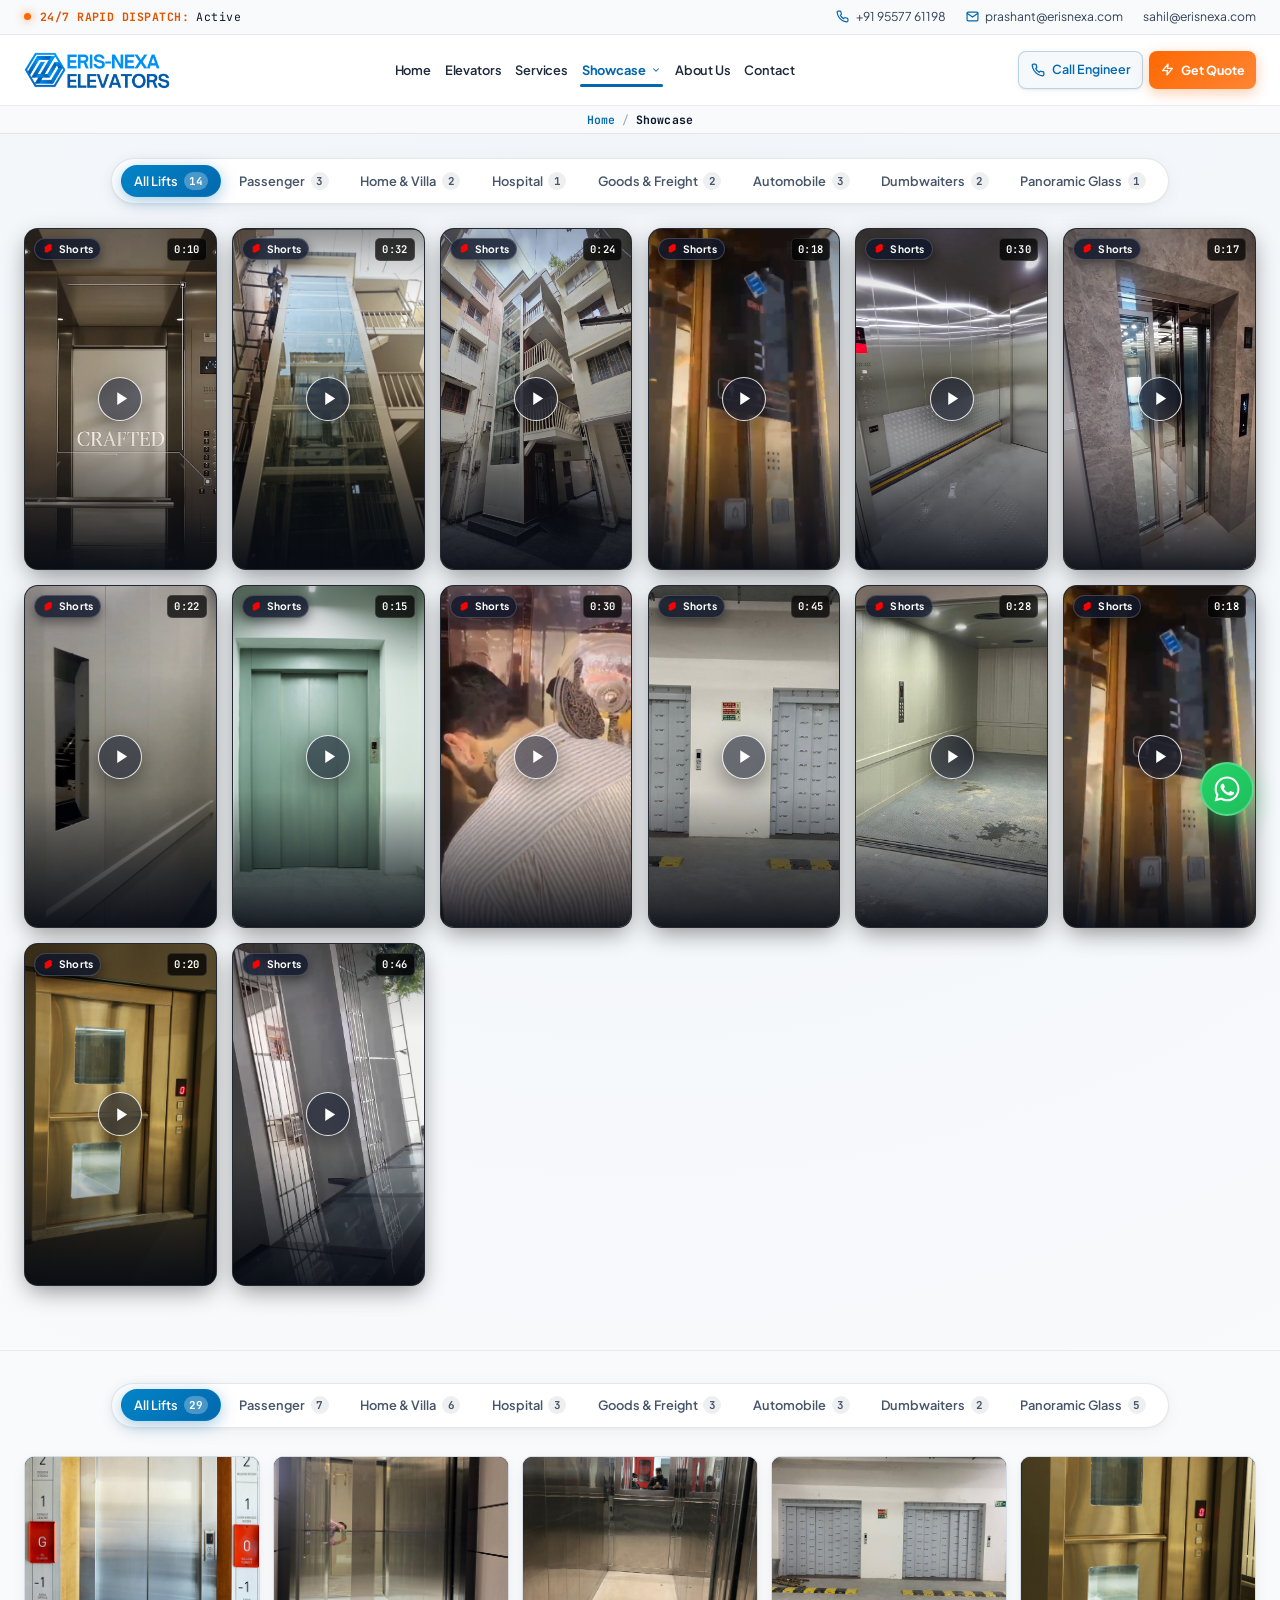
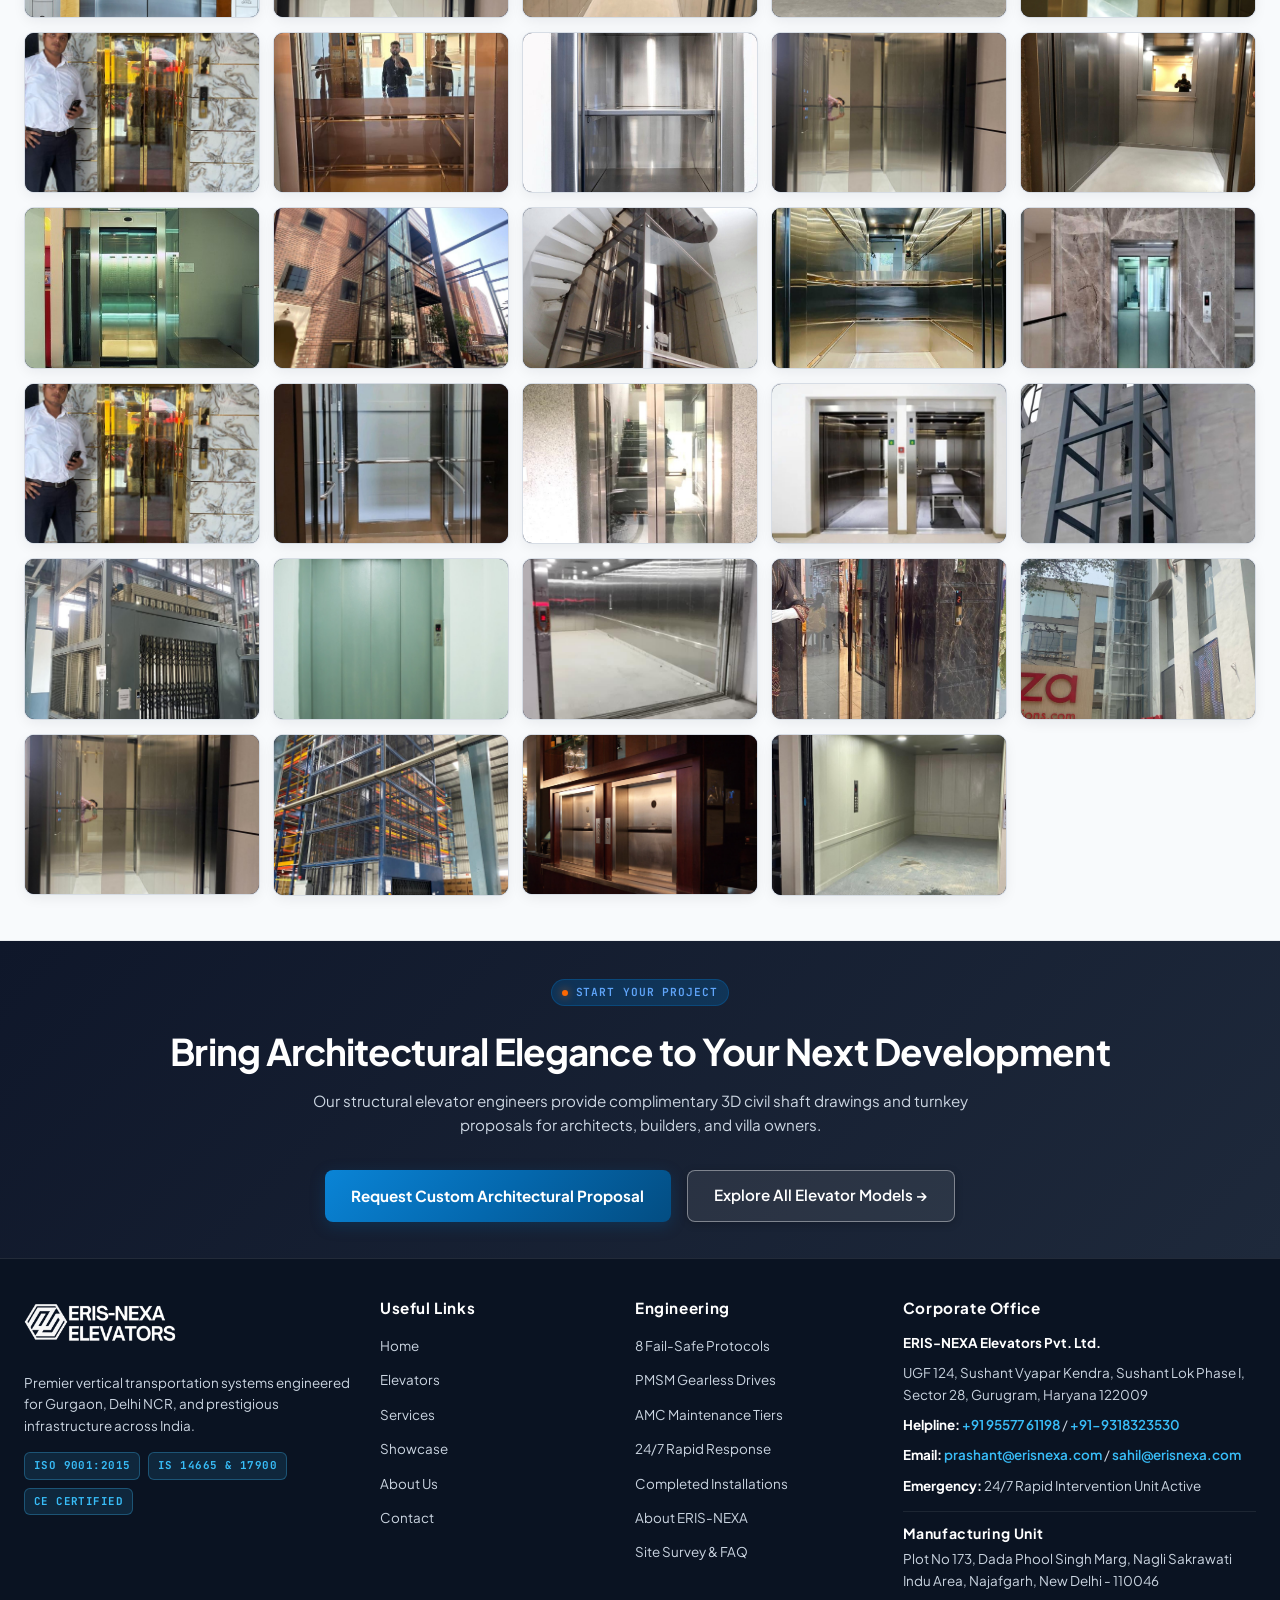
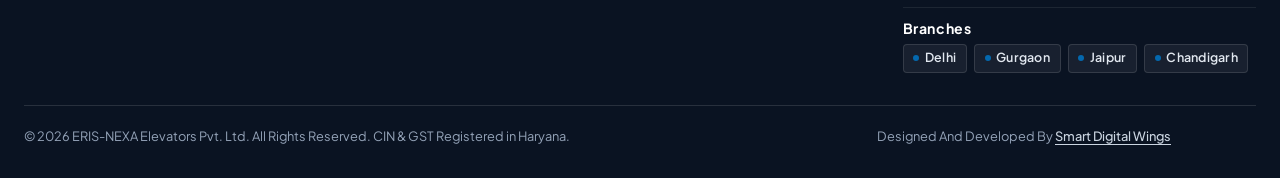
<file: showcase.html>
<!DOCTYPE html>
<html lang="en">

<head>
  <meta charset="UTF-8">
  <meta name="viewport" content="width=device-width, initial-scale=1.0">
  <meta http-equiv="X-UA-Compatible" content="ie=edge">
  <title>Architectural Showcase &amp; Completed Projects — ERIS-NEXA Elevators</title>
  <meta name="description"
    content="Explore completed ERIS-NEXA elevator installations across DLF Phase 1-5, Golf Course Road, Cyber City, and Delhi NCR. Watch live project videos and high-resolution photo galleries.">
  <meta name="theme-color" content="#FFFFFF">

  <!-- Open Graph Meta -->
  <meta property="og:title" content="Completed Elevator Projects Showcase — ERIS-NEXA">
  <meta property="og:description"
    content="Live motion videos and architectural photo gallery of custom villa lifts, high-speed commercial towers, and panoramic glass elevators in Gurgaon &amp; NCR.">
  <meta property="og:type" content="website">

  <!-- Favicon -->
  <link rel="icon" type="image/png" href="assets/images/logo-mark.png">

  <!-- Cache-Control: Force fresh load on every visit across all devices -->
  <meta http-equiv="Cache-Control" content="no-cache, no-store, must-revalidate">
  <meta http-equiv="Pragma" content="no-cache">
  <meta http-equiv="Expires" content="0">

  <!-- Core Design System -->
  <link rel="stylesheet" href="css/style.css?v=2.3.0">
</head>

<body>
  <!-- Top Emergency & Status Bar -->
  <aside class="top-status-bar" aria-label="Rapid Dispatch Status and Emergency Numbers">
    <div class="container top-bar-content">
      <div class="status-indicator">
        <span class="status-dot" aria-hidden="true"></span>
        <span class="status-text"><strong>24/7 RAPID DISPATCH:</strong> Active</span>
      </div>
      <div class="top-contacts">
        <a href="tel:+919557761198" title="Call Primary 24/7 Helpline">
          <svg width="13" height="13" viewBox="0 0 24 24" fill="none" stroke="currentColor" stroke-width="2.2"
            stroke-linecap="round" stroke-linejoin="round" aria-hidden="true">
            <path
              d="M22 16.92v3a2 2 0 0 1-2.18 2 19.79 19.79 0 0 1-8.63-3.07 19.5 19.5 0 0 1-6-6 19.79 19.79 0 0 1-3.07-8.67A2 2 0 0 1 4.11 2h3a2 2 0 0 1 2 1.72 12.84 12.84 0 0 0 .7 2.81 2 2 0 0 1-.45 2.11L8.09 9.91a16 16 0 0 0 6 6l1.27-1.27a2 2 0 0 1 2.11-.45 12.84 12.84 0 0 0 2.81.7A2 2 0 0 1 22 16.92z">
            </path>
          </svg>
          <span>+91 95577 61198</span>
        </a>
        <a href="mailto:prashant@erisnexa.com" class="top-hide-tablet" title="Official Inquiry Email">
          <svg width="13" height="13" viewBox="0 0 24 24" fill="none" stroke="currentColor" stroke-width="2.2"
            stroke-linecap="round" stroke-linejoin="round" aria-hidden="true">
            <path d="M4 4h16c1.1 0 2 .9 2 2v12c0 1.1-.9 2-2 2H4c-1.1 0-2-.9-2-2V6c0-1.1.9-2 2-2z"></path>
            <polyline points="22,6 12,13 2,6"></polyline>
          </svg>
          <span>prashant@erisnexa.com</span>
        </a>
        <a href="mailto:sahil@erisnexa.com" class="top-hide-tablet" title="Official Inquiry Email">
          <span>sahil@erisnexa.com</span>
        </a>
      </div>
    </div>
  </aside>

  <!-- Sticky Glassmorphic Navbar -->
  <header class="navbar" id="siteHeader">
    <div class="container nav-container">
      <a href="index.html" class="brand-logo" title="ERIS-NEXA Elevators Homepage" aria-label="ERIS-NEXA Home">
        <img src="assets/logo/logo dark.png" alt="ERIS-NEXA Elevators" class="header-logo-img" width="112" height="45">
      </a>

      <nav aria-label="Primary Navigation">
        <ul class="nav-menu">
          <li><a href="index.html" class="nav-link">Home</a></li>
          <li><a href="elevators.html" class="nav-link">Elevators</a></li>
          <li><a href="services.html" class="nav-link">Services</a></li>
          <li class="nav-item-dropdown">
            <a href="showcase.html" class="nav-link active dropdown-toggle" aria-haspopup="true" aria-expanded="false">
              <span>Showcase</span>
              <svg class="dropdown-chevron" width="10" height="10" viewBox="0 0 24 24" fill="none" stroke="currentColor" stroke-width="2.5" stroke-linecap="round" stroke-linejoin="round" aria-hidden="true">
                <polyline points="6 9 12 15 18 9"></polyline>
              </svg>
            </a>
            <ul class="nav-dropdown-menu">
              <li>
                <a href="images.html" class="dropdown-item">
                  <svg class="dropdown-icon" width="14" height="14" viewBox="0 0 24 24" fill="none" stroke="currentColor" stroke-width="2" stroke-linecap="round" stroke-linejoin="round" aria-hidden="true">
                    <rect x="3" y="3" width="18" height="18" rx="2" ry="2"/>
                    <circle cx="8.5" cy="8.5" r="1.5"/>
                    <polyline points="21 15 16 10 5 21"/>
                  </svg>
                  <span>Images</span>
                </a>
              </li>
              <li>
                <a href="videos.html" class="dropdown-item">
                  <svg class="dropdown-icon" width="14" height="14" viewBox="0 0 24 24" fill="none" stroke="currentColor" stroke-width="2" stroke-linecap="round" stroke-linejoin="round" aria-hidden="true">
                    <polygon points="23 7 16 12 23 17 23 7"/>
                    <rect x="1" y="5" width="15" height="14" rx="2" ry="2"/>
                  </svg>
                  <span>Videos</span>
                </a>
              </li>
            </ul>
          </li>
          <li><a href="about.html" class="nav-link">About Us</a></li>
          <li><a href="contact.html" class="nav-link">Contact</a></li>
        </ul>
      </nav>

      <div class="nav-actions">
        <a href="tel:+919557761198" class="btn btn-outline btn-sm nav-call-btn" title="Instant Phone Call">
          <svg width="14" height="14" viewBox="0 0 24 24" fill="none" stroke="currentColor" stroke-width="2.2"
            stroke-linecap="round" stroke-linejoin="round" aria-hidden="true">
            <path
              d="M22 16.92v3a2 2 0 0 1-2.18 2 19.79 19.79 0 0 1-8.63-3.07 19.5 19.5 0 0 1-6-6 19.79 19.79 0 0 1-3.07-8.67A2 2 0 0 1 4.11 2h3a2 2 0 0 1 2 1.72 12.84 12.84 0 0 0 .7 2.81 2 2 0 0 1-.45 2.11L8.09 9.91a16 16 0 0 0 6 6l1.27-1.27a2 2 0 0 1 2.11-.45 12.84 12.84 0 0 0 2.81.7A2 2 0 0 1 22 16.92z">
            </path>
          </svg>
          <span>Call Engineer</span>
        </a>
        <button class="btn btn-primary btn-sm nav-quote-btn" data-open-modal="quote"
          data-service="General Consultation">
          <svg width="13" height="13" viewBox="0 0 24 24" fill="none" stroke="currentColor" stroke-width="2.5"
            stroke-linecap="round" stroke-linejoin="round" aria-hidden="true">
            <path d="M13 2L3 14h9l-1 8 10-12h-9l1-8z"></path>
          </svg>
          <span>Get Quote</span>
        </button>
        <button class="mobile-menu-toggle" aria-label="Toggle navigation menu" aria-expanded="false">
          <span class="hamburger-box" aria-hidden="true">
            <span class="hamburger-line"></span>
            <span class="hamburger-line"></span>
            <span class="hamburger-line"></span>
          </span>
        </button>
      </div>
    </div>
  </header>

  <main>
    <!-- Compact Breadcrumb Bar -->
    <div class="page-hero-section">
      <div class="container">
        <h1 class="visually-hidden">Installation Showcase &mdash; Real NCR Installations &bull; ERIS-NEXA</h1>
        <nav class="breadcrumbs" aria-label="Breadcrumbs">
          <a href="index.html">Home</a>
          <span>/</span>
          <span>Showcase</span>
        </nav>
      </div>
    </div>

    <!-- Interactive Live Video Reels Section -->
    <section class="section" id="showcase-videos" style="padding-top: 1rem; padding-bottom: 2rem;">
      <div class="container">
        <!-- Filter Tabs Bar Above Videos: Compact & Never Cut Off -->
        <div class="media-filter-wrap" style="margin-bottom: 1.5rem;">
          <div class="media-filter-bar" role="tablist" aria-label="Video Filters" data-target-cards="#showcase-videos .video-showcase-card">
            <button type="button" class="media-filter-tab active" data-filter="all" role="tab" aria-selected="true">
              <span class="filter-tab-label">All Lifts</span>
              <span class="filter-tab-count">8</span>
            </button>
            <button type="button" class="media-filter-tab" data-filter="passenger" role="tab" aria-selected="false">
              <span class="filter-tab-label">Passenger</span>
              <span class="filter-tab-count">1</span>
            </button>
            <button type="button" class="media-filter-tab" data-filter="home" role="tab" aria-selected="false">
              <span class="filter-tab-label">Home &amp; Villa</span>
              <span class="filter-tab-count">2</span>
            </button>
            <button type="button" class="media-filter-tab" data-filter="hospital" role="tab" aria-selected="false">
              <span class="filter-tab-label">Hospital</span>
              <span class="filter-tab-count">1</span>
            </button>
            <button type="button" class="media-filter-tab" data-filter="goods" role="tab" aria-selected="false">
              <span class="filter-tab-label">Goods &amp; Freight</span>
              <span class="filter-tab-count">1</span>
            </button>
            <button type="button" class="media-filter-tab" data-filter="auto" role="tab" aria-selected="false">
              <span class="filter-tab-label">Automobile</span>
              <span class="filter-tab-count">1</span>
            </button>
            <button type="button" class="media-filter-tab" data-filter="dumbwaiter" role="tab" aria-selected="false">
              <span class="filter-tab-label">Dumbwaiters</span>
              <span class="filter-tab-count">1</span>
            </button>
            <button type="button" class="media-filter-tab" data-filter="special" role="tab" aria-selected="false">
              <span class="filter-tab-label">Panoramic Glass</span>
              <span class="filter-tab-count">1</span>
            </button>
          </div>
        </div>

        <div class="showcase-videos-grid">
          <!-- Short 1: Passenger Elevators -->
          <div class="video-showcase-card"
            data-video-src="assets/lift/passenger-elevators/videos/elevator-product-showcase.mp4"
            data-video-title="Passenger Elevator — Commercial High-Speed Ride"
            data-category="passenger" data-tags="passenger">
            <div class="video-thumb-wrap">
              <img src="assets/images/video-thumbs/elevator-product-showcase.jpg"
                alt="Commercial High-Speed Passenger Elevator" loading="lazy">
              <div class="shorts-badge">
                <svg width="13" height="13" viewBox="0 0 24 24" fill="#FF0000">
                  <path d="M17.77 10.32l-1.2-.5L18 9.06a3.74 3.74 0 00-3.5-5.36c-.76 0-1.48.24-2.08.68L6.4 8.04A3.75 3.75 0 005.12 13l1.2.5L5 14.24a3.74 3.74 0 003.5 5.36c.76 0 1.48-.24 2.08-.68l6.02-3.66a3.75 3.75 0 001.17-4.94z"/>
                </svg>
                <span>Shorts</span>
              </div>
              <span class="shorts-duration">0:10</span>
              <div class="video-play-trigger">
                <div class="play-btn-circle">
                  <svg width="20" height="20" viewBox="0 0 24 24" fill="currentColor">
                    <polygon points="6 3 20 12 6 21 6 3" />
                  </svg>
                </div>
              </div>
              <div class="shorts-bottom-overlay">
                <span class="shorts-tag">Passenger</span>
                <h3 class="shorts-title">High-Speed Commercial Passenger Elevator</h3>
                <span class="shorts-hint">Watch Reel &rarr;</span>
              </div>
            </div>
          </div>

          <!-- Short 1B: Rose Gold Designer Titanium Passenger Lift -->
          <div class="video-showcase-card"
            data-video-src="assets/lift/passenger-elevators/videos/Rose Gold.mp4"
            data-video-title="Passenger Elevator — Rose Gold Titanium Luxury Cabin"
            data-category="passenger" data-tags="passenger, luxury">
            <div class="video-thumb-wrap">
              <img src="assets/lift/passenger-elevators/photos/WhatsApp Image 2026-09-10 at 4.50.30 PM.jpeg"
                alt="Rose Gold Titanium Luxury Cabin" loading="lazy">
              <div class="shorts-badge">
                <svg width="13" height="13" viewBox="0 0 24 24" fill="#FF0000">
                  <path d="M17.77 10.32l-1.2-.5L18 9.06a3.74 3.74 0 00-3.5-5.36c-.76 0-1.48.24-2.08.68L6.4 8.04A3.75 3.75 0 005.12 13l1.2.5L5 14.24a3.74 3.74 0 003.5 5.36c.76 0 1.48-.24 2.08-.68l6.02-3.66a3.75 3.75 0 001.17-4.94z"/>
                </svg>
                <span>Shorts</span>
              </div>
              <span class="shorts-duration">0:32</span>
              <div class="video-play-trigger">
                <div class="play-btn-circle">
                  <svg width="20" height="20" viewBox="0 0 24 24" fill="currentColor">
                    <polygon points="6 3 20 12 6 21 6 3" />
                  </svg>
                </div>
              </div>
              <div class="shorts-bottom-overlay">
                <span class="shorts-tag">Passenger</span>
                <h3 class="shorts-title">Rose Gold Titanium Luxury Cabin</h3>
                <span class="shorts-hint">Watch Reel &rarr;</span>
              </div>
            </div>
          </div>

          <!-- Short 1C: Self-Supporting Structural Hoistway -->
          <div class="video-showcase-card"
            data-video-src="assets/lift/passenger-elevators/videos/Lift with Structure.mp4"
            data-video-title="Passenger Elevator — Self-Supporting Structural Hoistway"
            data-category="passenger" data-tags="passenger, structure">
            <div class="video-thumb-wrap">
              <img src="assets/lift/passenger-elevators/photos/WhatsApp Image 2026-09-10 at 10.53.50 AM.jpeg"
                alt="Self-Supporting Structural Hoistway" loading="lazy">
              <div class="shorts-badge">
                <svg width="13" height="13" viewBox="0 0 24 24" fill="#FF0000">
                  <path d="M17.77 10.32l-1.2-.5L18 9.06a3.74 3.74 0 00-3.5-5.36c-.76 0-1.48.24-2.08.68L6.4 8.04A3.75 3.75 0 005.12 13l1.2.5L5 14.24a3.74 3.74 0 003.5 5.36c.76 0 1.48-.24 2.08-.68l6.02-3.66a3.75 3.75 0 001.17-4.94z"/>
                </svg>
                <span>Shorts</span>
              </div>
              <span class="shorts-duration">0:24</span>
              <div class="video-play-trigger">
                <div class="play-btn-circle">
                  <svg width="20" height="20" viewBox="0 0 24 24" fill="currentColor">
                    <polygon points="6 3 20 12 6 21 6 3" />
                  </svg>
                </div>
              </div>
              <div class="shorts-bottom-overlay">
                <span class="shorts-tag">Passenger</span>
                <h3 class="shorts-title">Self-Supporting Structural Hoistway</h3>
                <span class="shorts-hint">Watch Reel &rarr;</span>
              </div>
            </div>
          </div>

          <!-- Short 2: Home & Villa Elevators (Italian Marble & Gold Foyer) -->
          <div class="video-showcase-card"
            data-video-src="assets/lift/home-elevators/videos/showcase-4.mp4"
            data-video-title="Home &amp; Villa Elevator — Luxury Italian Marble &amp; Gold Foyer"
            data-category="home" data-tags="home, villa">
            <div class="video-thumb-wrap">
              <img src="assets/images/video-thumbs/showcase-4-marble-gold.jpg"
                alt="Luxury Italian Marble & Gold Private Villa Lift" loading="lazy">
              <div class="shorts-badge">
                <svg width="13" height="13" viewBox="0 0 24 24" fill="#FF0000">
                  <path d="M17.77 10.32l-1.2-.5L18 9.06a3.74 3.74 0 00-3.5-5.36c-.76 0-1.48.24-2.08.68L6.4 8.04A3.75 3.75 0 005.12 13l1.2.5L5 14.24a3.74 3.74 0 003.5 5.36c.76 0 1.48-.24 2.08-.68l6.02-3.66a3.75 3.75 0 001.17-4.94z"/>
                </svg>
                <span>Shorts</span>
              </div>
              <span class="shorts-duration">0:18</span>
              <div class="video-play-trigger">
                <div class="play-btn-circle">
                  <svg width="20" height="20" viewBox="0 0 24 24" fill="currentColor">
                    <polygon points="6 3 20 12 6 21 6 3" />
                  </svg>
                </div>
              </div>
              <div class="shorts-bottom-overlay">
                <span class="shorts-tag">Home &amp; Villa</span>
                <h3 class="shorts-title">Luxury Gold &amp; Italian Marble Villa Lift</h3>
                <span class="shorts-hint">Watch Reel &rarr;</span>
              </div>
            </div>
          </div>

          <!-- Short 3: Hospital Elevators (Deep Stretcher Cabin) -->
          <div class="video-showcase-card"
            data-video-src="assets/lift/home-elevators/videos/WhatsApp Video 2026-09-05 at 5.16.09 PM.mp4"
            data-video-title="Hospital Elevator — Code Blue Stretcher &amp; Bed Elevator"
            data-category="hospital" data-tags="hospital, healthcare">
            <div class="video-thumb-wrap">
              <img src="assets/images/video-thumbs/video-5-16-09-villa.jpg"
                alt="Code Blue Emergency Stretcher & Bed Elevator" loading="lazy">
              <div class="shorts-badge">
                <svg width="13" height="13" viewBox="0 0 24 24" fill="#FF0000">
                  <path d="M17.77 10.32l-1.2-.5L18 9.06a3.74 3.74 0 00-3.5-5.36c-.76 0-1.48.24-2.08.68L6.4 8.04A3.75 3.75 0 005.12 13l1.2.5L5 14.24a3.74 3.74 0 003.5 5.36c.76 0 1.48-.24 2.08-.68l6.02-3.66a3.75 3.75 0 001.17-4.94z"/>
                </svg>
                <span>Shorts</span>
              </div>
              <span class="shorts-duration">0:30</span>
              <div class="video-play-trigger">
                <div class="play-btn-circle">
                  <svg width="20" height="20" viewBox="0 0 24 24" fill="currentColor">
                    <polygon points="6 3 20 12 6 21 6 3" />
                  </svg>
                </div>
              </div>
              <div class="shorts-bottom-overlay">
                <span class="shorts-tag">Hospital</span>
                <h3 class="shorts-title">Code Blue Emergency Stretcher &amp; Bed Elevator</h3>
                <span class="shorts-hint">Watch Reel &rarr;</span>
              </div>
            </div>
          </div>

          <!-- Short 4: Home & Villa Elevators (Contemporary Glass Landing Portal) -->
          <div class="video-showcase-card"
            data-video-src="assets/lift/hospital-elevators/videos/WhatsApp Video 2026-09-05 at 5.16.43 PM.mp4"
            data-video-title="Home &amp; Villa Elevator — Contemporary Glass Landing Portal"
            data-category="home" data-tags="home, villa">
            <div class="video-thumb-wrap">
              <img src="assets/images/video-thumbs/video-5-16-43-hospital.jpg"
                alt="Contemporary Residential Glass Landing Portal" loading="lazy">
              <div class="shorts-badge">
                <svg width="13" height="13" viewBox="0 0 24 24" fill="#FF0000">
                  <path d="M17.77 10.32l-1.2-.5L18 9.06a3.74 3.74 0 00-3.5-5.36c-.76 0-1.48.24-2.08.68L6.4 8.04A3.75 3.75 0 005.12 13l1.2.5L5 14.24a3.74 3.74 0 003.5 5.36c.76 0 1.48-.24 2.08-.68l6.02-3.66a3.75 3.75 0 001.17-4.94z"/>
                </svg>
                <span>Shorts</span>
              </div>
              <span class="shorts-duration">0:17</span>
              <div class="video-play-trigger">
                <div class="play-btn-circle">
                  <svg width="20" height="20" viewBox="0 0 24 24" fill="currentColor">
                    <polygon points="6 3 20 12 6 21 6 3" />
                  </svg>
                </div>
              </div>
              <div class="shorts-bottom-overlay">
                <span class="shorts-tag">Home &amp; Villa</span>
                <h3 class="shorts-title">Contemporary Residential Glass Landing Portal</h3>
                <span class="shorts-hint">Watch Reel &rarr;</span>
              </div>
            </div>
          </div>

          <!-- Short 5: Goods & Freight Elevators (Heavy Hoistway Platform) -->
          <div class="video-showcase-card"
            data-video-src="assets/lift/goods-elevators/videos/WhatsApp Video 2026-09-05 at 5.15.44 PM.mp4"
            data-video-title="Goods &amp; Freight Elevator — Heavy Industrial Platform"
            data-category="goods" data-tags="goods, freight">
            <div class="video-thumb-wrap">
              <img src="assets/images/video-thumbs/video-5-15-44-goods.jpg"
                alt="Industrial Heavy Goods Platform & Steel Shutter" loading="lazy">
              <div class="shorts-badge">
                <svg width="13" height="13" viewBox="0 0 24 24" fill="#FF0000">
                  <path d="M17.77 10.32l-1.2-.5L18 9.06a3.74 3.74 0 00-3.5-5.36c-.76 0-1.48.24-2.08.68L6.4 8.04A3.75 3.75 0 005.12 13l1.2.5L5 14.24a3.74 3.74 0 003.5 5.36c.76 0 1.48-.24 2.08-.68l6.02-3.66a3.75 3.75 0 001.17-4.94z"/>
                </svg>
                <span>Shorts</span>
              </div>
              <span class="shorts-duration">0:22</span>
              <div class="video-play-trigger">
                <div class="play-btn-circle">
                  <svg width="20" height="20" viewBox="0 0 24 24" fill="currentColor">
                    <polygon points="6 3 20 12 6 21 6 3" />
                  </svg>
                </div>
              </div>
              <div class="shorts-bottom-overlay">
                <span class="shorts-tag">Goods &amp; Freight</span>
                <h3 class="shorts-title">Industrial Heavy Goods Platform &amp; Shutter</h3>
                <span class="shorts-hint">Watch Reel &rarr;</span>
              </div>
            </div>
          </div>

          <!-- Short 5B: Goods & Freight Dual Mast Vertical Rigging -->
          <div class="video-showcase-card"
            data-video-src="assets/lift/goods-elevators/videos/WhatsApp Video 2026-06-24 at 8.21.53 PM.mp4"
            data-video-title="Goods &amp; Freight Elevator — Dual Mast Rigging &amp; Transport"
            data-category="goods" data-tags="goods, freight, industrial">
            <div class="video-thumb-wrap">
              <img src="assets/lift/goods-elevators/photos/Auto Doors.jpg"
                alt="Heavy Industrial Goods Lift Dual Mast Travel" loading="lazy">
              <div class="shorts-badge">
                <svg width="13" height="13" viewBox="0 0 24 24" fill="#FF0000">
                  <path d="M17.77 10.32l-1.2-.5L18 9.06a3.74 3.74 0 00-3.5-5.36c-.76 0-1.48.24-2.08.68L6.4 8.04A3.75 3.75 0 005.12 13l1.2.5L5 14.24a3.74 3.74 0 003.5 5.36c.76 0 1.48-.24 2.08-.68l6.02-3.66a3.75 3.75 0 001.17-4.94z"/>
                </svg>
                <span>Shorts</span>
              </div>
              <span class="shorts-duration">0:15</span>
              <div class="video-play-trigger">
                <div class="play-btn-circle">
                  <svg width="20" height="20" viewBox="0 0 24 24" fill="currentColor">
                    <polygon points="6 3 20 12 6 21 6 3" />
                  </svg>
                </div>
              </div>
              <div class="shorts-bottom-overlay">
                <span class="shorts-tag">Goods &amp; Freight</span>
                <h3 class="shorts-title">Heavy Dual Mast Vertical Transport</h3>
                <span class="shorts-hint">Watch Reel &rarr;</span>
              </div>
            </div>
          </div>

          <!-- Short 6: Automobile & Commercial Elevators (Multi-Level Showroom) -->
          <div class="video-showcase-card"
            data-video-src="assets/lift/automobile-elevators/videos/WhatsApp Video 2026-09-05 at 5.17.44 PM.mp4"
            data-video-title="Automobile &amp; Commercial Elevator — Multi-Level Showroom"
            data-category="auto" data-tags="auto, automobile">
            <div class="video-thumb-wrap">
              <img src="assets/images/video-thumbs/video-5-17-44-boutique.jpg"
                alt="Commercial Showroom Multi-Level Glass Lift" loading="lazy">
              <div class="shorts-badge">
                <svg width="13" height="13" viewBox="0 0 24 24" fill="#FF0000">
                  <path d="M17.77 10.32l-1.2-.5L18 9.06a3.74 3.74 0 00-3.5-5.36c-.76 0-1.48.24-2.08.68L6.4 8.04A3.75 3.75 0 005.12 13l1.2.5L5 14.24a3.74 3.74 0 003.5 5.36c.76 0 1.48-.24 2.08-.68l6.02-3.66a3.75 3.75 0 001.17-4.94z"/>
                </svg>
                <span>Shorts</span>
              </div>
              <span class="shorts-duration">0:30</span>
              <div class="video-play-trigger">
                <div class="play-btn-circle">
                  <svg width="20" height="20" viewBox="0 0 24 24" fill="currentColor">
                    <polygon points="6 3 20 12 6 21 6 3" />
                  </svg>
                </div>
              </div>
              <div class="shorts-bottom-overlay">
                <span class="shorts-tag">Automobile</span>
                <h3 class="shorts-title">Commercial Showroom Multi-Level Glass Lift</h3>
                <span class="shorts-hint">Watch Reel &rarr;</span>
              </div>
            </div>
          </div>

          <!-- Short 6B: Automated Multi-Level Parking Hoist -->
          <div class="video-showcase-card"
            data-video-src="assets/lift/automobile-elevators/videos/VIDEO.mp4"
            data-video-title="Automobile Elevator — Multi-Level Automotive Vertical Transport"
            data-category="auto" data-tags="auto, parking, vehicle">
            <div class="video-thumb-wrap">
              <img src="assets/lift/automobile-elevators/photos/8 Panels Auto Doors.jpg"
                alt="Multi-Level Automotive Vertical Transport" loading="lazy">
              <div class="shorts-badge">
                <svg width="13" height="13" viewBox="0 0 24 24" fill="#FF0000">
                  <path d="M17.77 10.32l-1.2-.5L18 9.06a3.74 3.74 0 00-3.5-5.36c-.76 0-1.48.24-2.08.68L6.4 8.04A3.75 3.75 0 005.12 13l1.2.5L5 14.24a3.74 3.74 0 003.5 5.36c.76 0 1.48-.24 2.08-.68l6.02-3.66a3.75 3.75 0 001.17-4.94z"/>
                </svg>
                <span>Shorts</span>
              </div>
              <span class="shorts-duration">0:45</span>
              <div class="video-play-trigger">
                <div class="play-btn-circle">
                  <svg width="20" height="20" viewBox="0 0 24 24" fill="currentColor">
                    <polygon points="6 3 20 12 6 21 6 3" />
                  </svg>
                </div>
              </div>
              <div class="shorts-bottom-overlay">
                <span class="shorts-tag">Automobile</span>
                <h3 class="shorts-title">Multi-Level Automotive Hoist</h3>
                <span class="shorts-hint">Watch Reel &rarr;</span>
              </div>
            </div>
          </div>

          <!-- Short 6C: Heavy-Duty Hydraulic Car Platform -->
          <div class="video-showcase-card"
            data-video-src="assets/lift/automobile-elevators/videos/WhatsApp Video 2026-06-08 at 11.03.50 AM.mp4"
            data-video-title="Automobile Elevator — Heavy Hydraulic Vehicle Platform"
            data-category="auto" data-tags="auto, hydraulic, platform">
            <div class="video-thumb-wrap">
              <img src="assets/lift/automobile-elevators/photos/WhatsApp Image 2025-03-24 at 10.08.39_684ef7ac.jpg"
                alt="Heavy Hydraulic Vehicle Platform" loading="lazy">
              <div class="shorts-badge">
                <svg width="13" height="13" viewBox="0 0 24 24" fill="#FF0000">
                  <path d="M17.77 10.32l-1.2-.5L18 9.06a3.74 3.74 0 00-3.5-5.36c-.76 0-1.48.24-2.08.68L6.4 8.04A3.75 3.75 0 005.12 13l1.2.5L5 14.24a3.74 3.74 0 003.5 5.36c.76 0 1.48-.24 2.08-.68l6.02-3.66a3.75 3.75 0 001.17-4.94z"/>
                </svg>
                <span>Shorts</span>
              </div>
              <span class="shorts-duration">0:28</span>
              <div class="video-play-trigger">
                <div class="play-btn-circle">
                  <svg width="20" height="20" viewBox="0 0 24 24" fill="currentColor">
                    <polygon points="6 3 20 12 6 21 6 3" />
                  </svg>
                </div>
              </div>
              <div class="shorts-bottom-overlay">
                <span class="shorts-tag">Automobile</span>
                <h3 class="shorts-title">Hydraulic Car Platform</h3>
                <span class="shorts-hint">Watch Reel &rarr;</span>
              </div>
            </div>
          </div>

          <!-- Short 7: Service Dumbwaiters & Lift Controls -->
          <div class="video-showcase-card"
            data-video-src="assets/lift/dumbwaiters/videos/WhatsApp Video 2026-09-05 at 5.17.10 PM.mp4"
            data-video-title="Service Dumbwaiter — Food &amp; Pantry Vertical Transit"
            data-category="dumbwaiter" data-tags="dumbwaiter, service">
            <div class="video-thumb-wrap">
              <img src="assets/images/video-thumbs/video-5-17-10-service.jpg"
                alt="Titanium Gold Floor Controller & Service Transit" loading="lazy">
              <div class="shorts-badge">
                <svg width="13" height="13" viewBox="0 0 24 24" fill="#FF0000">
                  <path d="M17.77 10.32l-1.2-.5L18 9.06a3.74 3.74 0 00-3.5-5.36c-.76 0-1.48.24-2.08.68L6.4 8.04A3.75 3.75 0 005.12 13l1.2.5L5 14.24a3.74 3.74 0 003.5 5.36c.76 0 1.48-.24 2.08-.68l6.02-3.66a3.75 3.75 0 001.17-4.94z"/>
                </svg>
                <span>Shorts</span>
              </div>
              <span class="shorts-duration">0:18</span>
              <div class="video-play-trigger">
                <div class="play-btn-circle">
                  <svg width="20" height="20" viewBox="0 0 24 24" fill="currentColor">
                    <polygon points="6 3 20 12 6 21 6 3" />
                  </svg>
                </div>
              </div>
              <div class="shorts-bottom-overlay">
                <span class="shorts-tag">Dumbwaiters</span>
                <h3 class="shorts-title">Titanium Gold Controller &amp; Service Transit</h3>
                <span class="shorts-hint">Watch Reel &rarr;</span>
              </div>
            </div>
          </div>

          <!-- Short 7B: Commercial Electric Dumbwaiter in Motion -->
          <div class="video-showcase-card"
            data-video-src="assets/lift/dumbwaiters/videos/WhatsApp Video 2026-06-09 at 6.02.04 PM.mp4"
            data-video-title="Service Dumbwaiter — Commercial Electric Pantry Transit"
            data-category="dumbwaiter" data-tags="dumbwaiter, food, pantry">
            <div class="video-thumb-wrap">
              <img src="assets/lift/dumbwaiters/photos/2L7A2474.jpg"
                alt="Commercial Electric Pantry Transit" loading="lazy">
              <div class="shorts-badge">
                <svg width="13" height="13" viewBox="0 0 24 24" fill="#FF0000">
                  <path d="M17.77 10.32l-1.2-.5L18 9.06a3.74 3.74 0 00-3.5-5.36c-.76 0-1.48.24-2.08.68L6.4 8.04A3.75 3.75 0 005.12 13l1.2.5L5 14.24a3.74 3.74 0 003.5 5.36c.76 0 1.48-.24 2.08-.68l6.02-3.66a3.75 3.75 0 001.17-4.94z"/>
                </svg>
                <span>Shorts</span>
              </div>
              <span class="shorts-duration">0:20</span>
              <div class="video-play-trigger">
                <div class="play-btn-circle">
                  <svg width="20" height="20" viewBox="0 0 24 24" fill="currentColor">
                    <polygon points="6 3 20 12 6 21 6 3" />
                  </svg>
                </div>
              </div>
              <div class="shorts-bottom-overlay">
                <span class="shorts-tag">Dumbwaiters</span>
                <h3 class="shorts-title">Commercial Pantry Dumbwaiter</h3>
                <span class="shorts-hint">Watch Reel &rarr;</span>
              </div>
            </div>
          </div>

          <!-- Short 8: Panoramic Glass Elevators (Outdoor Facade Lift) -->
          <div class="video-showcase-card"
            data-video-src="assets/lift/special-elevators/videos/showcase-6.mp4"
            data-video-title="Panoramic Glass Elevator — Outdoor Facade Lift in Motion"
            data-category="special" data-tags="special, panoramic">
            <div class="video-thumb-wrap">
              <img src="assets/images/video-thumbs/showcase-6-panoramic.jpg"
                alt="Outdoor Facade 360° Panoramic Glass Elevator" loading="lazy">
              <div class="shorts-badge">
                <svg width="13" height="13" viewBox="0 0 24 24" fill="#FF0000">
                  <path d="M17.77 10.32l-1.2-.5L18 9.06a3.74 3.74 0 00-3.5-5.36c-.76 0-1.48.24-2.08.68L6.4 8.04A3.75 3.75 0 005.12 13l1.2.5L5 14.24a3.74 3.74 0 003.5 5.36c.76 0 1.48-.24 2.08-.68l6.02-3.66a3.75 3.75 0 001.17-4.94z"/>
                </svg>
                <span>Shorts</span>
              </div>
              <span class="shorts-duration">0:46</span>
              <div class="video-play-trigger">
                <div class="play-btn-circle">
                  <svg width="20" height="20" viewBox="0 0 24 24" fill="currentColor">
                    <polygon points="6 3 20 12 6 21 6 3" />
                  </svg>
                </div>
              </div>
              <div class="shorts-bottom-overlay">
                <span class="shorts-tag">Panoramic Glass</span>
                <h3 class="shorts-title">Outdoor Facade 360° Panoramic Glass Elevator</h3>
                <span class="shorts-hint">Watch Reel &rarr;</span>
              </div>
            </div>
          </div>
        </div>
      </div>
    </section>

    <!-- High-Resolution Photographic Installation Gallery -->
    <section class="section showcase-photo-section" id="showcase-photos"
      style="padding: 1.5rem 0 2.75rem 0; background: #F8FAFC; border-top: 1px solid rgba(15,23,42,0.06); border-bottom: 1px solid rgba(15,23,42,0.06);">
      <div class="container">
        <!-- Filter Tabs Bar Above Photos: Compact & Never Cut Off -->
        <div class="media-filter-wrap" style="margin-bottom: 1.75rem;">
          <div class="media-filter-bar" role="tablist" aria-label="Photo Filters" data-target-cards="#showcase-photos .showcase-photo-card">
            <button type="button" class="media-filter-tab active" data-filter="all" role="tab" aria-selected="true">
              <span class="filter-tab-label">All Lifts</span>
              <span class="filter-tab-count">22</span>
            </button>
            <button type="button" class="media-filter-tab" data-filter="passenger" role="tab" aria-selected="false">
              <span class="filter-tab-label">Passenger</span>
              <span class="filter-tab-count">5</span>
            </button>
            <button type="button" class="media-filter-tab" data-filter="home" role="tab" aria-selected="false">
              <span class="filter-tab-label">Home &amp; Villa</span>
              <span class="filter-tab-count">5</span>
            </button>
            <button type="button" class="media-filter-tab" data-filter="hospital" role="tab" aria-selected="false">
              <span class="filter-tab-label">Hospital</span>
              <span class="filter-tab-count">2</span>
            </button>
            <button type="button" class="media-filter-tab" data-filter="goods" role="tab" aria-selected="false">
              <span class="filter-tab-label">Goods &amp; Freight</span>
              <span class="filter-tab-count">2</span>
            </button>
            <button type="button" class="media-filter-tab" data-filter="auto" role="tab" aria-selected="false">
              <span class="filter-tab-label">Automobile</span>
              <span class="filter-tab-count">2</span>
            </button>
            <button type="button" class="media-filter-tab" data-filter="dumbwaiter" role="tab" aria-selected="false">
              <span class="filter-tab-label">Dumbwaiters</span>
              <span class="filter-tab-count">1</span>
            </button>
            <button type="button" class="media-filter-tab" data-filter="special" role="tab" aria-selected="false">
              <span class="filter-tab-label">Panoramic Glass</span>
              <span class="filter-tab-count">5</span>
            </button>
          </div>
        </div>

        <div class="showcase-photo-grid">
          <!-- Featured: Passenger Center Opening Doors -->
          <div class="showcase-photo-card" data-gallery-img="assets/lift/passenger-elevators/photos/Door-CO.jpg"
            data-gallery-title="Passenger Elevators — Center Opening Automatic Landing Doors"
            data-category="passenger" data-tags="passenger, doors">
            <img src="assets/lift/passenger-elevators/photos/Door-CO.jpg" alt="Center Opening Automatic Landing Doors" loading="lazy">
            <div class="showcase-photo-zoom">
              <svg width="18" height="18" viewBox="0 0 24 24" fill="none" stroke="currentColor" stroke-width="2.5">
                <circle cx="11" cy="11" r="8"></circle>
                <line x1="21" y1="21" x2="16.65" y2="16.65"></line>
                <line x1="11" y1="8" x2="11" y2="14"></line>
                <line x1="8" y1="11" x2="14" y2="11"></line>
              </svg>
            </div>
          </div>

          <!-- Featured: Passenger SS Luxury Cabin -->
          <div class="showcase-photo-card" data-gallery-img="assets/lift/passenger-elevators/photos/SS cabin.jpg"
            data-gallery-title="Passenger Elevators — Mirror Stainless Steel Luxury Cabin"
            data-category="passenger" data-tags="passenger, cabin">
            <img src="assets/lift/passenger-elevators/photos/SS cabin.jpg" alt="Mirror Stainless Steel Luxury Cabin" loading="lazy">
            <div class="showcase-photo-zoom">
              <svg width="18" height="18" viewBox="0 0 24 24" fill="none" stroke="currentColor" stroke-width="2.5">
                <circle cx="11" cy="11" r="8"></circle>
                <line x1="21" y1="21" x2="16.65" y2="16.65"></line>
                <line x1="11" y1="8" x2="11" y2="14"></line>
                <line x1="8" y1="11" x2="14" y2="11"></line>
              </svg>
            </div>
          </div>

          <!-- Featured: Hospital Stretcher Cabin -->
          <div class="showcase-photo-card" data-gallery-img="assets/lift/hospital-elevators/photos/WhatsApp Image 2023-01-17 at 12.48.00 PM.jpeg"
            data-gallery-title="Hospital Elevators — Deep Cabin Stretcher Dimension Layout"
            data-category="hospital" data-tags="hospital, stretcher">
            <img src="assets/lift/hospital-elevators/photos/WhatsApp Image 2023-01-17 at 12.48.00 PM.jpeg" alt="Deep Cabin Stretcher Dimension Layout" loading="lazy">
            <div class="showcase-photo-zoom">
              <svg width="18" height="18" viewBox="0 0 24 24" fill="none" stroke="currentColor" stroke-width="2.5">
                <circle cx="11" cy="11" r="8"></circle>
                <line x1="21" y1="21" x2="16.65" y2="16.65"></line>
                <line x1="11" y1="8" x2="11" y2="14"></line>
                <line x1="8" y1="11" x2="14" y2="11"></line>
              </svg>
            </div>
          </div>

          <!-- Featured: Automobile 8-Panel Auto Doors -->
          <div class="showcase-photo-card" data-gallery-img="assets/lift/automobile-elevators/photos/8 Panels Auto Doors.jpg"
            data-gallery-title="Automobile Elevators — 8-Panel Telescopic Heavy Vehicle Automatic Doors"
            data-category="auto" data-tags="auto, doors">
            <img src="assets/lift/automobile-elevators/photos/8 Panels Auto Doors.jpg" alt="8-Panel Telescopic Heavy Vehicle Automatic Doors" loading="lazy">
            <div class="showcase-photo-zoom">
              <svg width="18" height="18" viewBox="0 0 24 24" fill="none" stroke="currentColor" stroke-width="2.5">
                <circle cx="11" cy="11" r="8"></circle>
                <line x1="21" y1="21" x2="16.65" y2="16.65"></line>
                <line x1="11" y1="8" x2="11" y2="14"></line>
                <line x1="8" y1="11" x2="14" y2="11"></line>
              </svg>
            </div>
          </div>

          <!-- Featured: Service Dumbwaiters Commercial Food Cabin -->
          <div class="showcase-photo-card" data-gallery-img="assets/lift/dumbwaiters/photos/2L7A2474.jpg"
            data-gallery-title="Service Dumbwaiters — Commercial Grade Food &amp; Cargo Dumbwaiter Cabin"
            data-category="dumbwaiter" data-tags="dumbwaiter, food">
            <img src="assets/lift/dumbwaiters/photos/2L7A2474.jpg" alt="Commercial Grade Food & Cargo Dumbwaiter Cabin" loading="lazy">
            <div class="showcase-photo-zoom">
              <svg width="18" height="18" viewBox="0 0 24 24" fill="none" stroke="currentColor" stroke-width="2.5">
                <circle cx="11" cy="11" r="8"></circle>
                <line x1="21" y1="21" x2="16.65" y2="16.65"></line>
                <line x1="11" y1="8" x2="11" y2="14"></line>
                <line x1="8" y1="11" x2="14" y2="11"></line>
              </svg>
            </div>
          </div>

          <!-- Image 1: Passenger Elevators -->
          <div class="showcase-photo-card" data-gallery-img="assets/images/gallery-1.jpeg"
            data-gallery-title="Passenger Elevators — Bespoke Titanium Gold Mirror Cabin"
            data-category="passenger" data-tags="passenger">
            <img src="assets/images/gallery-1.jpeg" alt="Titanium Gold Cabin" loading="lazy">
            <div class="showcase-photo-zoom">
              <svg width="18" height="18" viewBox="0 0 24 24" fill="none" stroke="currentColor" stroke-width="2.5">
                <circle cx="11" cy="11" r="8"></circle>
                <line x1="21" y1="21" x2="16.65" y2="16.65"></line>
                <line x1="11" y1="8" x2="11" y2="14"></line>
                <line x1="8" y1="11" x2="14" y2="11"></line>
              </svg>
            </div>
          </div>

          <!-- Image 2: Panoramic Glass Elevators -->
          <div class="showcase-photo-card" data-gallery-img="assets/images/gallery-2.jpeg"
            data-gallery-title="Panoramic Glass Elevators — 360° Glass Elevator Shaft"
            data-category="special" data-tags="special, panoramic">
            <img src="assets/images/gallery-2.jpeg" alt="Panoramic Glass Shaft" loading="lazy">
            <div class="showcase-photo-zoom">
              <svg width="18" height="18" viewBox="0 0 24 24" fill="none" stroke="currentColor" stroke-width="2.5">
                <circle cx="11" cy="11" r="8"></circle>
                <line x1="21" y1="21" x2="16.65" y2="16.65"></line>
                <line x1="11" y1="8" x2="11" y2="14"></line>
                <line x1="8" y1="11" x2="14" y2="11"></line>
              </svg>
            </div>
          </div>

          <!-- Image 3: Home & Villa Elevators -->
          <div class="showcase-photo-card" data-gallery-img="assets/images/gallery-3.jpeg"
            data-gallery-title="Home &amp; Villa Elevators — Minimalist Luxury Villa Lift"
            data-category="home" data-tags="home, villa">
            <img src="assets/images/gallery-3.jpeg" alt="Villa Home Lift" loading="lazy">
            <div class="showcase-photo-zoom">
              <svg width="18" height="18" viewBox="0 0 24 24" fill="none" stroke="currentColor" stroke-width="2.5">
                <circle cx="11" cy="11" r="8"></circle>
                <line x1="21" y1="21" x2="16.65" y2="16.65"></line>
                <line x1="11" y1="8" x2="11" y2="14"></line>
                <line x1="8" y1="11" x2="14" y2="11"></line>
              </svg>
            </div>
          </div>

          <!-- Image 4: Hospital Elevators -->
          <div class="showcase-photo-card" data-gallery-img="assets/images/gallery-4.jpeg"
            data-gallery-title="Hospital Elevators — Code Blue Emergency Stretcher &amp; Bed Elevator"
            data-category="hospital" data-tags="hospital">
            <img src="assets/images/gallery-4.jpeg" alt="Hospital Bed Elevator" loading="lazy">
            <div class="showcase-photo-zoom">
              <svg width="18" height="18" viewBox="0 0 24 24" fill="none" stroke="currentColor" stroke-width="2.5">
                <circle cx="11" cy="11" r="8"></circle>
                <line x1="21" y1="21" x2="16.65" y2="16.65"></line>
                <line x1="11" y1="8" x2="11" y2="14"></line>
                <line x1="8" y1="11" x2="14" y2="11"></line>
              </svg>
            </div>
          </div>

          <!-- Image 5: Passenger Elevators -->
          <div class="showcase-photo-card" data-gallery-img="assets/images/gallery-5.jpeg"
            data-gallery-title="Passenger Elevators — High-Traffic Commercial Office Elevators"
            data-category="passenger" data-tags="passenger">
            <img src="assets/images/gallery-5.jpeg" alt="Commercial Elevators" loading="lazy">
            <div class="showcase-photo-zoom">
              <svg width="18" height="18" viewBox="0 0 24 24" fill="none" stroke="currentColor" stroke-width="2.5">
                <circle cx="11" cy="11" r="8"></circle>
                <line x1="21" y1="21" x2="16.65" y2="16.65"></line>
                <line x1="11" y1="8" x2="11" y2="14"></line>
                <line x1="8" y1="11" x2="14" y2="11"></line>
              </svg>
            </div>
          </div>

          <!-- Image 6: Panoramic Glass Elevators -->
          <div class="showcase-photo-card" data-gallery-img="assets/images/special-cover.jpeg"
            data-gallery-title="Panoramic Glass Elevators — Custom Circular Panoramic Glass Lift"
            data-category="special" data-tags="special, panoramic">
            <img src="assets/images/special-cover.jpeg" alt="Circular Panoramic Lift" loading="lazy">
            <div class="showcase-photo-zoom">
              <svg width="18" height="18" viewBox="0 0 24 24" fill="none" stroke="currentColor" stroke-width="2.5">
                <circle cx="11" cy="11" r="8"></circle>
                <line x1="21" y1="21" x2="16.65" y2="16.65"></line>
                <line x1="11" y1="8" x2="11" y2="14"></line>
                <line x1="8" y1="11" x2="14" y2="11"></line>
              </svg>
            </div>
          </div>

          <!-- Image 7: Panoramic Glass Elevators -->
          <div class="showcase-photo-card" data-gallery-img="assets/images/glass-outdoor-1.jpeg"
            data-gallery-title="Panoramic Glass Elevators — External Weatherproof Structural Steel Shaft"
            data-category="special" data-tags="special, panoramic">
            <img src="assets/images/glass-outdoor-1.jpeg" alt="External Structural Glass Lift" loading="lazy">
            <div class="showcase-photo-zoom">
              <svg width="18" height="18" viewBox="0 0 24 24" fill="none" stroke="currentColor" stroke-width="2.5">
                <circle cx="11" cy="11" r="8"></circle>
                <line x1="21" y1="21" x2="16.65" y2="16.65"></line>
                <line x1="11" y1="8" x2="11" y2="14"></line>
                <line x1="8" y1="11" x2="14" y2="11"></line>
              </svg>
            </div>
          </div>

          <!-- Image 8: Panoramic Glass Elevators -->
          <div class="showcase-photo-card" data-gallery-img="assets/images/glass-staircase.jpeg"
            data-gallery-title="Panoramic Glass Elevators — Curved Staircase Capsule Glass Lift"
            data-category="special" data-tags="special, panoramic">
            <img src="assets/images/glass-staircase.jpeg" alt="Curved Staircase Capsule Lift" loading="lazy">
            <div class="showcase-photo-zoom">
              <svg width="18" height="18" viewBox="0 0 24 24" fill="none" stroke="currentColor" stroke-width="2.5">
                <circle cx="11" cy="11" r="8"></circle>
                <line x1="21" y1="21" x2="16.65" y2="16.65"></line>
                <line x1="11" y1="8" x2="11" y2="14"></line>
                <line x1="8" y1="11" x2="14" y2="11"></line>
              </svg>
            </div>
          </div>

          <!-- Image 9: Home & Villa Elevators -->
          <div class="showcase-photo-card" data-gallery-img="assets/images/cabin-gold-1.jpeg"
            data-gallery-title="Home &amp; Villa Elevators — Champagne Gold Mirror Finish Luxury Cabin"
            data-category="home" data-tags="home, villa">
            <img src="assets/images/cabin-gold-1.jpeg" alt="Gold Mirror Luxury Cabin" loading="lazy">
            <div class="showcase-photo-zoom">
              <svg width="18" height="18" viewBox="0 0 24 24" fill="none" stroke="currentColor" stroke-width="2.5">
                <circle cx="11" cy="11" r="8"></circle>
                <line x1="21" y1="21" x2="16.65" y2="16.65"></line>
                <line x1="11" y1="8" x2="11" y2="14"></line>
                <line x1="8" y1="11" x2="14" y2="11"></line>
              </svg>
            </div>
          </div>

          <!-- Image 10: Home & Villa Elevators -->
          <div class="showcase-photo-card" data-gallery-img="assets/images/home-1.jpeg"
            data-gallery-title="Home &amp; Villa Elevators — Private Villa Scenic Panoramic Elevator"
            data-category="home" data-tags="home, villa">
            <img src="assets/images/home-1.jpeg" alt="Private Villa Elevator" loading="lazy">
            <div class="showcase-photo-zoom">
              <svg width="18" height="18" viewBox="0 0 24 24" fill="none" stroke="currentColor" stroke-width="2.5">
                <circle cx="11" cy="11" r="8"></circle>
                <line x1="21" y1="21" x2="16.65" y2="16.65"></line>
                <line x1="11" y1="8" x2="11" y2="14"></line>
                <line x1="8" y1="11" x2="14" y2="11"></line>
              </svg>
            </div>
          </div>

          <!-- Image 11: Home & Villa Elevators -->
          <div class="showcase-photo-card" data-gallery-img="assets/images/home-2.jpeg"
            data-gallery-title="Home &amp; Villa Elevators — Architectural Modern Residence Elevator"
            data-category="home" data-tags="home, villa">
            <img src="assets/images/home-2.jpeg" alt="Modern Residence Lift" loading="lazy">
            <div class="showcase-photo-zoom">
              <svg width="18" height="18" viewBox="0 0 24 24" fill="none" stroke="currentColor" stroke-width="2.5">
                <circle cx="11" cy="11" r="8"></circle>
                <line x1="21" y1="21" x2="16.65" y2="16.65"></line>
                <line x1="11" y1="8" x2="11" y2="14"></line>
                <line x1="8" y1="11" x2="14" y2="11"></line>
              </svg>
            </div>
          </div>

          <!-- Image 12: Passenger Elevators -->
          <div class="showcase-photo-card" data-gallery-img="assets/images/passenger-cover.jpeg"
            data-gallery-title="Passenger Elevators — High-Rise Commercial Passenger Lift"
            data-category="passenger" data-tags="passenger">
            <img src="assets/images/passenger-cover.jpeg" alt="Commercial Passenger Lift" loading="lazy">
            <div class="showcase-photo-zoom">
              <svg width="18" height="18" viewBox="0 0 24 24" fill="none" stroke="currentColor" stroke-width="2.5">
                <circle cx="11" cy="11" r="8"></circle>
                <line x1="21" y1="21" x2="16.65" y2="16.65"></line>
                <line x1="11" y1="8" x2="11" y2="14"></line>
                <line x1="8" y1="11" x2="14" y2="11"></line>
              </svg>
            </div>
          </div>

          <!-- Image 13: Passenger Elevators -->
          <div class="showcase-photo-card" data-gallery-img="assets/images/passenger-g1.jpeg"
            data-gallery-title="Passenger Elevators — Stainless Steel Telescopic Landing Portal"
            data-category="passenger" data-tags="passenger">
            <img src="assets/images/passenger-g1.jpeg" alt="SS Telescopic Landing" loading="lazy">
            <div class="showcase-photo-zoom">
              <svg width="18" height="18" viewBox="0 0 24 24" fill="none" stroke="currentColor" stroke-width="2.5">
                <circle cx="11" cy="11" r="8"></circle>
                <line x1="21" y1="21" x2="16.65" y2="16.65"></line>
                <line x1="11" y1="8" x2="11" y2="14"></line>
                <line x1="8" y1="11" x2="14" y2="11"></line>
              </svg>
            </div>
          </div>

          <!-- Image 14: Hospital Elevators -->
          <div class="showcase-photo-card" data-gallery-img="assets/images/hospital-cover.jpeg"
            data-gallery-title="Hospital Elevators — Dual Bed Hospital Stretcher Elevator"
            data-category="hospital" data-tags="hospital">
            <img src="assets/images/hospital-cover.jpeg" alt="Medical Bed Elevator" loading="lazy">
            <div class="showcase-photo-zoom">
              <svg width="18" height="18" viewBox="0 0 24 24" fill="none" stroke="currentColor" stroke-width="2.5">
                <circle cx="11" cy="11" r="8"></circle>
                <line x1="21" y1="21" x2="16.65" y2="16.65"></line>
                <line x1="11" y1="8" x2="11" y2="14"></line>
                <line x1="8" y1="11" x2="14" y2="11"></line>
              </svg>
            </div>
          </div>

          <!-- Image 15: Panoramic Glass Elevators -->
          <div class="showcase-photo-card" data-gallery-img="assets/images/special-g1.jpeg"
            data-gallery-title="Panoramic Glass Elevators — Designer Hydraulic Capsule Glass Lift"
            data-category="special" data-tags="special, panoramic">
            <img src="assets/images/special-g1.jpeg" alt="Hydraulic Capsule Glass Lift" loading="lazy">
            <div class="showcase-photo-zoom">
              <svg width="18" height="18" viewBox="0 0 24 24" fill="none" stroke="currentColor" stroke-width="2.5">
                <circle cx="11" cy="11" r="8"></circle>
                <line x1="21" y1="21" x2="16.65" y2="16.65"></line>
                <line x1="11" y1="8" x2="11" y2="14"></line>
                <line x1="8" y1="11" x2="14" y2="11"></line>
              </svg>
            </div>
          </div>

          <!-- Image 16: Goods & Freight Elevators -->
          <div class="showcase-photo-card" data-gallery-img="assets/images/goods-1.jpeg"
            data-gallery-title="Goods &amp; Freight Elevators — Heavy Industrial Freight Elevator"
            data-category="goods" data-tags="goods">
            <img src="assets/images/goods-1.jpeg" alt="Heavy Industrial Freight Elevator" loading="lazy">
            <div class="showcase-photo-zoom">
              <svg width="18" height="18" viewBox="0 0 24 24" fill="none" stroke="currentColor" stroke-width="2.5">
                <circle cx="11" cy="11" r="8"></circle>
                <line x1="21" y1="21" x2="16.65" y2="16.65"></line>
                <line x1="11" y1="8" x2="11" y2="14"></line>
                <line x1="8" y1="11" x2="14" y2="11"></line>
              </svg>
            </div>
          </div>

          <!-- Image 16B: Goods & Freight Automatic Doors -->
          <div class="showcase-photo-card" data-gallery-img="assets/lift/goods-elevators/photos/Auto Doors.jpg"
            data-gallery-title="Goods &amp; Freight Elevators — Automatic Heavy Freight Doors"
            data-category="goods" data-tags="goods, freight">
            <img src="assets/lift/goods-elevators/photos/Auto Doors.jpg" alt="Automatic Heavy Freight Doors" loading="lazy">
            <div class="showcase-photo-zoom">
              <svg width="18" height="18" viewBox="0 0 24 24" fill="none" stroke="currentColor" stroke-width="2.5">
                <circle cx="11" cy="11" r="8"></circle>
                <line x1="21" y1="21" x2="16.65" y2="16.65"></line>
                <line x1="11" y1="8" x2="11" y2="14"></line>
                <line x1="8" y1="11" x2="14" y2="11"></line>
              </svg>
            </div>
          </div>

          <!-- Image 17: Automobile Elevators -->
          <div class="showcase-photo-card" data-gallery-img="assets/images/automobile-1.jpeg"
            data-gallery-title="Automobile Elevators — Commercial Vehicular Parking Elevator"
            data-category="auto" data-tags="auto">
            <img src="assets/images/automobile-1.jpeg" alt="Commercial Automotive Lift" loading="lazy">
            <div class="showcase-photo-zoom">
              <svg width="18" height="18" viewBox="0 0 24 24" fill="none" stroke="currentColor" stroke-width="2.5">
                <circle cx="11" cy="11" r="8"></circle>
                <line x1="21" y1="21" x2="16.65" y2="16.65"></line>
                <line x1="11" y1="8" x2="11" y2="14"></line>
                <line x1="8" y1="11" x2="14" y2="11"></line>
              </svg>
            </div>
          </div>

          <!-- Image 18: Home & Villa Elevators -->
          <div class="showcase-photo-card" data-gallery-img="assets/images/home-g2.jpeg"
            data-gallery-title="Home &amp; Villa Elevators — Contemporary Residential Villa Lift"
            data-category="home" data-tags="home, villa">
            <img src="assets/images/home-g2.jpeg" alt="Residential Villa Lift" loading="lazy">
            <div class="showcase-photo-zoom">
              <svg width="18" height="18" viewBox="0 0 24 24" fill="none" stroke="currentColor" stroke-width="2.5">
                <circle cx="11" cy="11" r="8"></circle>
                <line x1="21" y1="21" x2="16.65" y2="16.65"></line>
                <line x1="11" y1="8" x2="11" y2="14"></line>
                <line x1="8" y1="11" x2="14" y2="11"></line>
              </svg>
            </div>
          </div>

          <!-- Image 18B: Home & Villa Complete Glass Structure -->
          <div class="showcase-photo-card" data-gallery-img="assets/lift/home-elevators/photos/Complete Glass Structure.jpg"
            data-gallery-title="Home &amp; Villa Elevators — Complete Panoramic Glass Structure"
            data-category="home" data-tags="home, villa, glass">
            <img src="assets/lift/home-elevators/photos/Complete Glass Structure.jpg" alt="Complete Panoramic Glass Structure" loading="lazy">
            <div class="showcase-photo-zoom">
              <svg width="18" height="18" viewBox="0 0 24 24" fill="none" stroke="currentColor" stroke-width="2.5">
                <circle cx="11" cy="11" r="8"></circle>
                <line x1="21" y1="21" x2="16.65" y2="16.65"></line>
                <line x1="11" y1="8" x2="11" y2="14"></line>
                <line x1="8" y1="11" x2="14" y2="11"></line>
              </svg>
            </div>
          </div>

          <!-- Image 19: Passenger Elevators -->
          <div class="showcase-photo-card" data-gallery-img="assets/images/passenger-g4.jpeg"
            data-gallery-title="Passenger Elevators — High-Speed Commercial Passenger Lift"
            data-category="passenger" data-tags="passenger">
            <img src="assets/images/passenger-g4.jpeg" alt="Commercial Passenger Lift" loading="lazy">
            <div class="showcase-photo-zoom">
              <svg width="18" height="18" viewBox="0 0 24 24" fill="none" stroke="currentColor" stroke-width="2.5">
                <circle cx="11" cy="11" r="8"></circle>
                <line x1="21" y1="21" x2="16.65" y2="16.65"></line>
                <line x1="11" y1="8" x2="11" y2="14"></line>
                <line x1="8" y1="11" x2="14" y2="11"></line>
              </svg>
            </div>
          </div>

          <!-- Image 20: Goods & Freight Elevators -->
          <div class="showcase-photo-card" data-gallery-img="assets/images/goods-g1.jpeg"
            data-gallery-title="Goods &amp; Freight Elevators — Warehouse Heavy Material Hoist Lift"
            data-category="goods" data-tags="goods">
            <img src="assets/images/goods-g1.jpeg" alt="Warehouse Material Lift" loading="lazy">
            <div class="showcase-photo-zoom">
              <svg width="18" height="18" viewBox="0 0 24 24" fill="none" stroke="currentColor" stroke-width="2.5">
                <circle cx="11" cy="11" r="8"></circle>
                <line x1="21" y1="21" x2="16.65" y2="16.65"></line>
                <line x1="11" y1="8" x2="11" y2="14"></line>
                <line x1="8" y1="11" x2="14" y2="11"></line>
              </svg>
            </div>
          </div>

          <!-- Image 21: Service Dumbwaiters -->
          <div class="showcase-photo-card" data-gallery-img="assets/lift/dumbwaiters/photos/dumbwaiter-1.jpeg"
            data-gallery-title="Service Dumbwaiters — Food-Grade Commercial Pantry Lift"
            data-category="dumbwaiter" data-tags="dumbwaiter">
            <img src="assets/lift/dumbwaiters/photos/dumbwaiter-1.jpeg" alt="Food-Grade Dumbwaiter" loading="lazy">
            <div class="showcase-photo-zoom">
              <svg width="18" height="18" viewBox="0 0 24 24" fill="none" stroke="currentColor" stroke-width="2.5">
                <circle cx="11" cy="11" r="8"></circle>
                <line x1="21" y1="21" x2="16.65" y2="16.65"></line>
                <line x1="11" y1="8" x2="11" y2="14"></line>
                <line x1="8" y1="11" x2="14" y2="11"></line>
              </svg>
            </div>
          </div>

          <!-- Image 22: Automobile Elevators -->
          <div class="showcase-photo-card" data-gallery-img="assets/lift/automobile-elevators/photos/WhatsApp Image 2026-09-10 at 10.45.58 AM.jpeg"
            data-gallery-title="Automobile Elevators — Showroom Heavy Vehicle Lift Platform"
            data-category="auto" data-tags="auto">
            <img src="assets/lift/automobile-elevators/photos/WhatsApp Image 2026-09-10 at 10.45.58 AM.jpeg" alt="Showroom Vehicle Lift" loading="lazy">
            <div class="showcase-photo-zoom">
              <svg width="18" height="18" viewBox="0 0 24 24" fill="none" stroke="currentColor" stroke-width="2.5">
                <circle cx="11" cy="11" r="8"></circle>
                <line x1="21" y1="21" x2="16.65" y2="16.65"></line>
                <line x1="11" y1="8" x2="11" y2="14"></line>
                <line x1="8" y1="11" x2="14" y2="11"></line>
              </svg>
            </div>
          </div>
        </div>
      </div>
    </section>

    <!-- Consultation CTA -->
    <section class="section"
      style="background: linear-gradient(135deg, #0F172A 0%, #1E293B 100%); color: #FFFFFF; text-align: center;">
      <div class="container">
        <span class="section-tag"
          style="background: rgba(4,104,174,0.3); color: #60A5FA; border-color: rgba(4,104,174,0.4);">
          START YOUR PROJECT
        </span>
        <h2 style="font-size: clamp(1.6rem, 3.5vw, 2.3rem); color: #FFFFFF; margin: 1rem 0;">
          Bring Architectural Elegance to Your Next Development
        </h2>
        <p style="max-width: 680px; margin: 0 auto 2rem auto; color: #CBD5E1; font-size: 0.95rem; line-height: 1.6;">
          Our structural elevator engineers provide complimentary 3D civil shaft drawings and turnkey proposals for
          architects, builders, and villa owners.
        </p>
        <div style="display: flex; gap: 1rem; justify-content: center; flex-wrap: wrap;">
          <button class="btn btn-primary btn-lg" data-open-modal="quote" data-service="Showcase Architectural Proposal">
            Request Custom Architectural Proposal
          </button>
          <a href="elevators.html" class="btn btn-outline-white btn-lg">
            <span>Explore All Elevator Models &rarr;</span>
          </a>
        </div>
      </div>
    </section>
  </main>

  <!-- Corporate Footer -->
  <footer class="site-footer">
    <div class="container">
      <div class="footer-grid">
        <div class="footer-brand-col">
          <div class="footer-logo">
            <a href="index.html" aria-label="ERIS-NEXA Home">
              <img src="assets/logo/logo light.png" alt="ERIS-NEXA Elevators" class="footer-logo-img" width="115"
                height="46">
            </a>
          </div>
          <p class="footer-desc">
            Premier vertical transportation systems engineered for Gurgaon, Delhi NCR, and prestigious infrastructure
            across India.
          </p>
          <div class="footer-badges">
            <span class="badge">ISO 9001:2015</span>
            <span class="badge">IS 14665 &amp; 17900</span>
            <span class="badge">CE Certified</span>
          </div>
        </div>

        <div class="footer-col">
          <h4 class="footer-title">Useful Links</h4>
          <ul class="footer-links">
            <li><a href="index.html">Home</a></li>
            <li><a href="elevators.html">Elevators</a></li>
            <li><a href="services.html">Services</a></li>
            <li><a href="showcase.html">Showcase</a></li>
            <li><a href="about.html">About Us</a></li>
            <li><a href="contact.html">Contact</a></li>
          </ul>
        </div>

        <div class="footer-col">
          <h4 class="footer-title">Engineering</h4>
          <ul class="footer-links">
            <li><a href="safety.html">8 Fail-Safe Protocols</a></li>
            <li><a href="technology.html">PMSM Gearless Drives</a></li>
            <li><a href="services.html">AMC Maintenance Tiers</a></li>
            <li><a href="services.html">24/7 Rapid Response</a></li>
            <li><a href="showcase.html">Completed Installations</a></li>
            <li><a href="about.html">About ERIS-NEXA</a></li>
            <li><a href="contact.html">Site Survey &amp; FAQ</a></li>
          </ul>
        </div>

        <div class="footer-col">
          <h4 class="footer-title">Corporate Office</h4>
          <div class="footer-contact-info">
            <p><strong>ERIS-NEXA Elevators Pvt. Ltd.</strong></p>
            <p>UGF 124, Sushant Vyapar Kendra, Sushant Lok Phase I, Sector 28, Gurugram, Haryana 122009</p>
            <p><strong>Helpline:</strong> <a href="tel:+919557761198">+91 95577 61198</a> / <a
                href="tel:+919318323530">+91-9318323530</a></p>
            <p><strong>Email:</strong> <a href="mailto:prashant@erisnexa.com">prashant@erisnexa.com</a> / <a href="mailto:sahil@erisnexa.com">sahil@erisnexa.com</a></p>
            <p><strong>Emergency:</strong> 24/7 Rapid Intervention Unit Active</p>
          </div>

          <div class="footer-unit-block">
            <h4 class="footer-title footer-unit-title">Manufacturing Unit</h4>
            <div class="footer-contact-info">
              <p>Plot No 173, Dada Phool Singh Marg, Nagli Sakrawati Indu Area, Najafgarh, New Delhi - 110046</p>
            </div>
          </div>

          <div class="footer-branches-block">
            <h4 class="footer-title footer-unit-title">Branches</h4>
            <div class="footer-branch-tags">
              <span class="branch-tag">Delhi</span>
              <span class="branch-tag">Gurgaon</span>
              <span class="branch-tag">Jaipur</span>
              <span class="branch-tag">Chandigarh</span>
            </div>
          </div>
        </div>
      </div>

      <div class="footer-bottom">
        <div>&copy; 2026 ERIS-NEXA Elevators Pvt. Ltd. All Rights Reserved. CIN &amp; GST Registered in Haryana.</div>
        <div>Designed And Developed By <a href="https://smartdigitalwings.com" target="_blank"
            rel="noopener noreferrer">Smart Digital Wings</a></div>
      </div>
    </div>
  </footer>

  <!-- Floating Actions -->
  <aside class="floating-widget-bar" aria-label="Floating Quick Actions">
    <a href="https://wa.me/919557761198?text=Hello%20ERIS-NEXA%20Elevators%2C%20I%20saw%20your%20completed%20projects%20showcase%20and%20would%20like%20to%20consult%20for%20my%20site."
      target="_blank" rel="noopener noreferrer" class="floating-btn whatsapp" title="Chat Directly on WhatsApp"
      aria-label="Chat on WhatsApp">
      <svg width="30" height="30" viewBox="0 0 24 24" fill="currentColor" aria-hidden="true">
        <path
          d="M12.04 2C6.58 2 2.13 6.45 2.13 11.91C2.13 13.66 2.59 15.36 3.45 16.86L2.05 22L7.3 20.62C8.75 21.41 10.38 21.83 12.04 21.83C17.5 21.83 21.95 17.38 21.95 11.92C21.95 9.27 20.92 6.78 19.05 4.91C17.18 3.04 14.69 2 12.04 2ZM12.04 20.15C10.55 20.15 9.09 19.75 7.82 19L7.52 18.82L4.4 19.64L5.23 16.59L5.03 16.27C4.21 14.97 3.78 13.46 3.78 11.91C3.78 7.36 7.49 3.65 12.04 3.65C14.25 3.65 16.32 4.51 17.88 6.07C19.44 7.63 20.3 9.7 20.3 11.91C20.3 16.47 16.59 20.15 12.04 20.15ZM16.57 14.43C16.32 14.3 15.1 13.7 14.87 13.62C14.65 13.54 14.48 13.5 14.31 13.75C14.14 14 13.65 14.58 13.5 14.75C13.35 14.92 13.2 14.94 12.95 14.82C12.7 14.7 11.89 14.43 10.93 13.58C10.18 12.91 9.68 12.08 9.53 11.83C9.38 11.58 9.51 11.45 9.64 11.32C9.75 11.21 9.89 11.03 10.01 10.88C10.14 10.73 10.18 10.63 10.26 10.46C10.34 10.29 10.3 10.15 10.24 10.02C10.18 9.9 9.68 8.67 9.47 8.17C9.27 7.68 9.06 7.75 8.91 7.74C8.76 7.73 8.59 7.73 8.43 7.73C8.26 7.73 7.99 7.79 7.76 8.04C7.53 8.29 6.88 8.9 6.88 10.14C6.88 11.38 7.78 12.58 7.91 12.75C8.03 12.92 9.68 15.47 12.21 16.56C14.01 17.34 14.71 17.27 15.6 17.14C16.14 17.06 17.26 16.46 17.5 15.79C17.73 15.13 17.73 14.56 17.67 14.43C17.6 14.31 17.43 14.24 17.18 14.12L16.57 14.43Z" />
      </svg>
      <span class="floating-tooltip">Chat on WhatsApp</span>
    </a>
    <button class="floating-btn top-scroll" id="btnBackToTop" title="Scroll Back to Top" aria-label="Back to Top">
      <svg width="20" height="20" viewBox="0 0 24 24" fill="none" stroke="currentColor" stroke-width="2.5"
        stroke-linecap="round" stroke-linejoin="round" aria-hidden="true">
        <path d="M18 15l-6-6-6 6" />
      </svg>
    </button>
  </aside>

  <!-- Accessible Consultation & Quote Modal -->
  <dialog id="quoteModal" closedby="any" aria-labelledby="modalTitle">
    <div class="modal-card">
      <button type="button" class="modal-close-btn" aria-label="Close quote modal">✕</button>

      <div class="modal-wizard-header">
        <span class="section-tag" style="margin-bottom: 0.5rem;">SHOWCASE PROJECT INQUIRY</span>
        <h3 id="modalTitle">Request Architectural Lift Consultation</h3>
        <p>Connect with our technical design team for site surveys and custom cabin renderings.</p>
      </div>

      <form id="quoteForm">
        <div class="form-row-2">
          <div class="form-field-group">
            <label for="modalName">Your Full Name *</label>
            <input type="text" id="modalName" name="name" class="form-input" required placeholder="e.g. Rajesh Sharma">
          </div>
          <div class="form-field-group">
            <label for="modalPhone">Phone / WhatsApp *</label>
            <input type="tel" id="modalPhone" name="phone" class="form-input" required placeholder="+91 98765 43210">
          </div>
        </div>

        <div class="form-row-2">
          <div class="form-field-group">
            <label for="modalEmail">Official Email *</label>
            <input type="email" id="modalEmail" name="email" class="form-input" required placeholder="name@company.com">
          </div>
          <div class="form-field-group">
            <label for="modalCity">City / Location *</label>
            <input type="text" id="modalCity" name="city" class="form-input" required value="Gurgaon"
              placeholder="e.g. Gurgaon, Delhi, Noida">
          </div>
        </div>

        <div class="form-row-2">
          <div class="form-field-group">
            <label for="modalBuildingType">Building / Site Type</label>
            <select id="modalBuildingType" name="building_type" class="form-select">
              <option value="Private Villa / Duplex">Private Villa / Duplex</option>
              <option value="Commercial Office Complex">Commercial Office Complex</option>
              <option value="Residential Apartment Building">Residential Apartment</option>
              <option value="Hospital / Healthcare Facility">Hospital / Clinic</option>
              <option value="Automobile Dealership / Showroom">Automobile Showroom</option>
              <option value="Hotel / Banquet / Resort">Hotel / Banquet</option>
            </select>
          </div>
          <div class="form-field-group">
            <label for="modalRequirement">Requirement</label>
            <select id="modalRequirement" name="requirement" class="form-select">
              <option value="Special Panoramic Glass Elevator">Special Panoramic Glass</option>
              <option value="Home & Villa Elevators">Home &amp; Villa Elevator</option>
              <option value="Passenger Elevators">Passenger Elevator</option>
              <option value="Hospital Elevators">Hospital Elevator</option>
              <option value="Modernization & Upgrades">Modernization &amp; Upgrades</option>
            </select>
          </div>
        </div>

        <div class="form-field-group">
          <label for="modalMessage">Project Details / Architectural Intent (Optional)</label>
          <textarea id="modalMessage" name="message" class="form-textarea" rows="3"
            placeholder="Tell us about shaft dimensions, interior finishes, or timeline..."></textarea>
        </div>

        <button type="submit" class="btn btn-primary btn-lg" style="width: 100%; margin-top: 0.5rem;">
          <span>Submit &bull; Dispatch Directly to Engineering WhatsApp &nearr;</span>
        </button>
      </form>
    </div>
  </dialog>

  <!-- Media Lightbox Modal (For Videos & Photos) -->
  <dialog id="mediaLightbox" closedby="any" aria-label="Media Showcase">
    <div class="lightbox-modal-card modal-card">
      <!-- Lightbox Header Bar -->
      <div class="lightbox-header">
        <div class="lightbox-header-info" style="display:none;" aria-hidden="true">
          <span id="lightboxTitle" class="lightbox-title-text"></span>
          <span id="lightboxCounter" class="lightbox-counter-badge"></span>
        </div>

        <div class="lightbox-header-actions">
          <!-- Interactive Zoom Toolbar -->
          <div id="lightboxToolbar" class="lightbox-toolbar" role="toolbar" aria-label="Zoom controls">
            <button type="button" id="btnZoomOut" class="lightbox-tool-btn" title="Zoom Out (-)" aria-label="Zoom out">
              <svg width="15" height="15" viewBox="0 0 24 24" fill="none" stroke="currentColor" stroke-width="2.2"
                stroke-linecap="round" stroke-linejoin="round">
                <line x1="5" y1="12" x2="19" y2="12"></line>
              </svg>
            </button>
            <span id="lightboxZoomVal" class="lightbox-zoom-val" aria-live="polite">100%</span>
            <button type="button" id="btnZoomIn" class="lightbox-tool-btn" title="Zoom In (+)" aria-label="Zoom in">
              <svg width="15" height="15" viewBox="0 0 24 24" fill="none" stroke="currentColor" stroke-width="2.2"
                stroke-linecap="round" stroke-linejoin="round">
                <line x1="12" y1="5" x2="12" y2="19"></line>
                <line x1="5" y1="12" x2="19" y2="12"></line>
              </svg>
            </button>
            <button type="button" id="btnZoomReset" class="lightbox-tool-btn" title="Reset Zoom / Fit to Screen"
              aria-label="Reset zoom or fit to screen">
              <svg width="15" height="15" viewBox="0 0 24 24" fill="none" stroke="currentColor" stroke-width="2.2"
                stroke-linecap="round" stroke-linejoin="round">
                <polyline points="15 3 21 3 21 9"></polyline>
                <polyline points="9 21 3 21 3 15"></polyline>
                <line x1="21" y1="3" x2="14" y2="10"></line>
                <line x1="3" y1="21" x2="10" y2="14"></line>
              </svg>
            </button>
          </div>

          <!-- Close Button (Distinct, non-collapsing) -->
          <button type="button" id="btnLightboxClose" class="lightbox-close-btn"
            aria-label="Close media preview" title="Close (Esc)">✕</button>
        </div>
      </div>

      <!-- Lightbox Stage Area -->
      <div class="lightbox-stage-wrap">
        <!-- Floating Navigation Arrows -->
        <button type="button" id="btnLightboxPrev" class="lightbox-nav-btn lightbox-nav-prev"
          aria-label="Previous image" title="Previous (←)">
          <svg width="20" height="20" viewBox="0 0 24 24" fill="none" stroke="currentColor" stroke-width="2.5"
            stroke-linecap="round" stroke-linejoin="round">
            <polyline points="15 18 9 12 15 6"></polyline>
          </svg>
        </button>

        <!-- Viewport container -->
        <div id="lightboxContainer" class="lightbox-viewport">
          <!-- Dynamically injected video or high-res photo -->
        </div>

        <button type="button" id="btnLightboxNext" class="lightbox-nav-btn lightbox-nav-next" aria-label="Next image"
          title="Next (→)">
          <svg width="20" height="20" viewBox="0 0 24 24" fill="none" stroke="currentColor" stroke-width="2.5"
            stroke-linecap="round" stroke-linejoin="round">
            <polyline points="9 18 15 12 9 6"></polyline>
          </svg>
        </button>
      </div>
    </div>
  </dialog>

  <!-- Scripts -->
  <script src="js/main.js?v=2.3.0"></script>
</body>

</html>
</file>
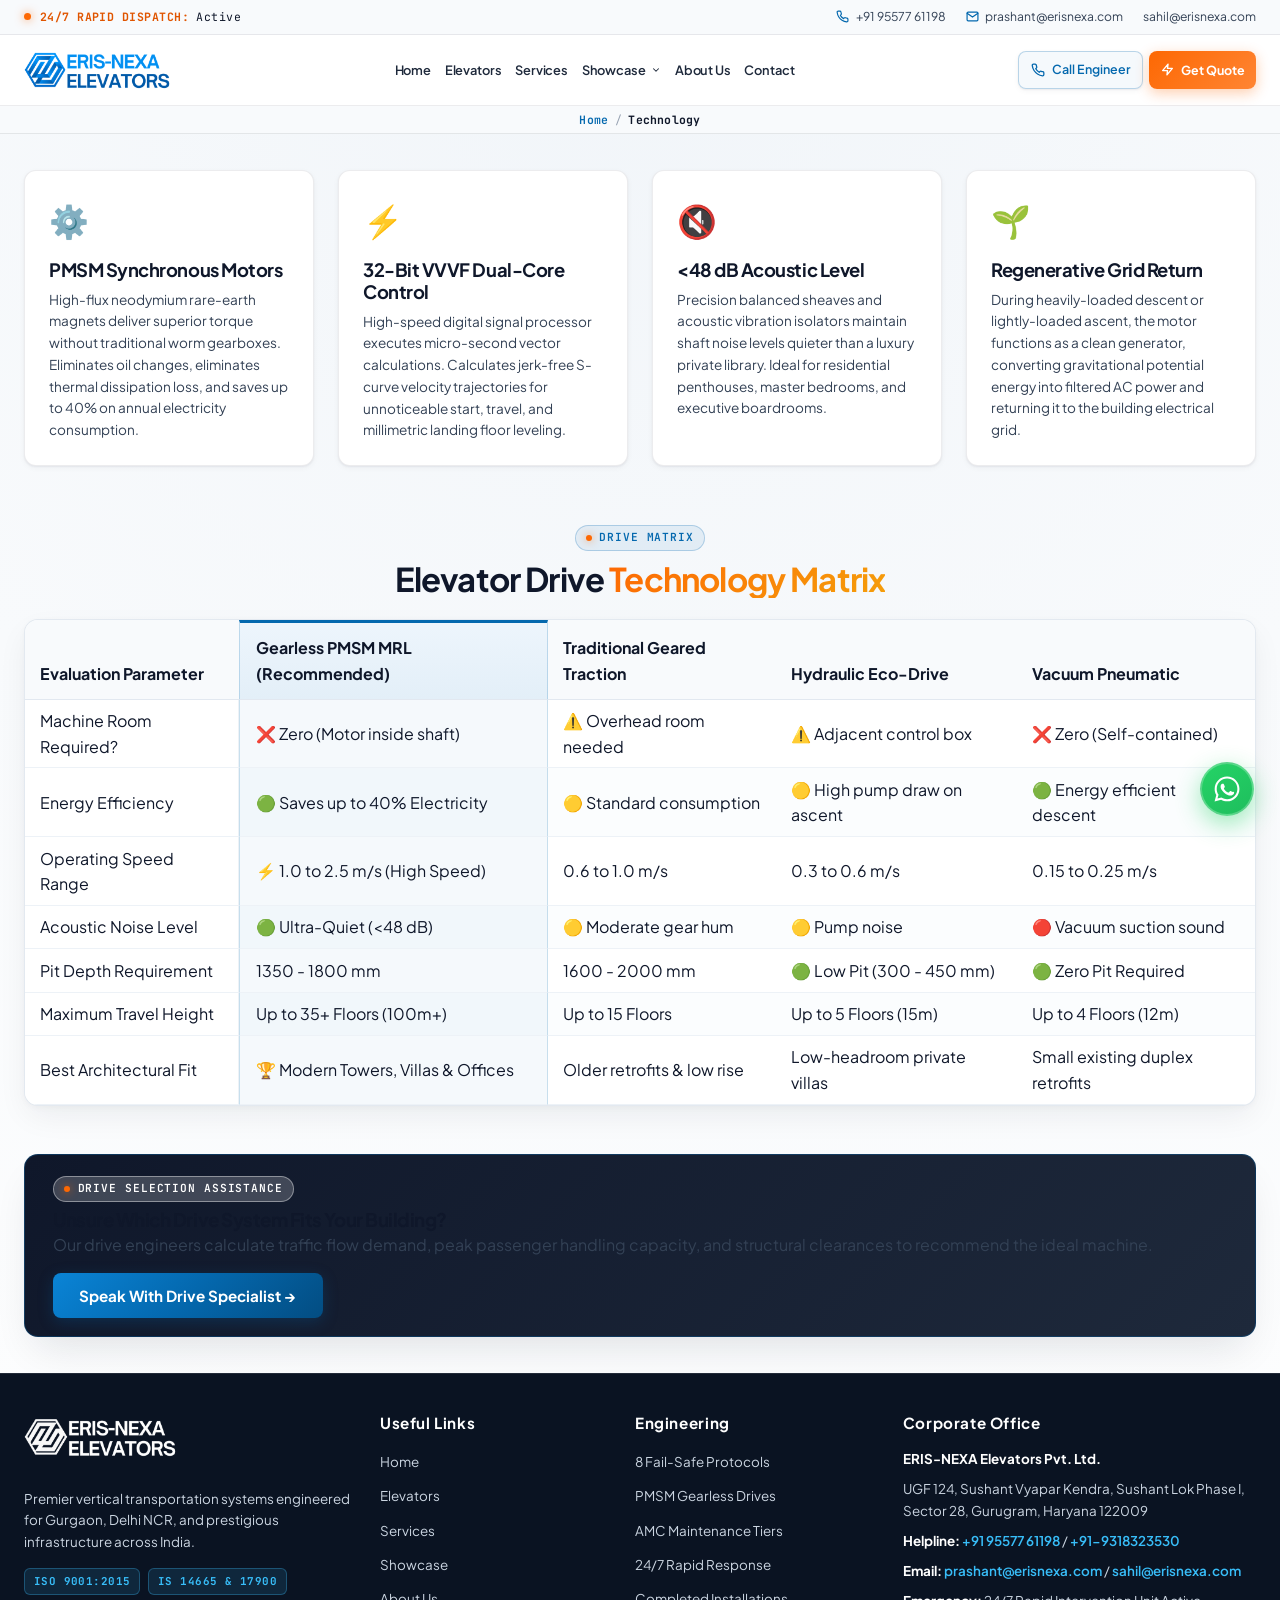
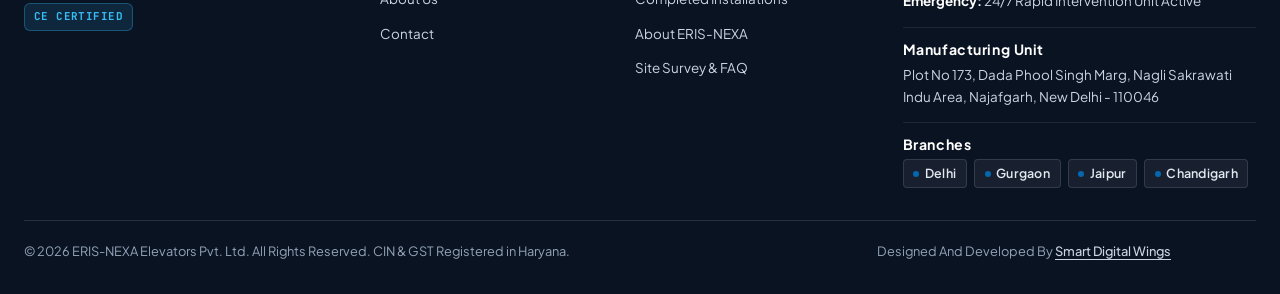
<file: technology.html>
<!DOCTYPE html>
<html lang="en">

<head>
  <meta charset="UTF-8">
  <meta name="viewport" content="width=device-width, initial-scale=1.0">
  <meta http-equiv="X-UA-Compatible" content="ie=edge">
  <title>PMSM Gearless Technology &amp; Drive Matrix — ERIS-NEXA</title>
  <meta name="description"
    content="Explore ERIS-NEXA's German-grade PMSM gearless elevator drives, 32-bit VVVF vector inverters, whisper-quiet acoustic dampening (&lt;48 dB), and regenerative energy return systems in Gurgaon &amp; NCR.">
  <meta name="theme-color" content="#FFFFFF">

  <!-- Open Graph Meta -->
  <meta property="og:title" content="PMSM Gearless Elevator Technology — ERIS-NEXA">
  <meta property="og:description"
    content="Up to 40% electricity savings, zero gearbox oil, and whisper-quiet operation with ERIS-NEXA vector drive technology.">
  <meta property="og:type" content="website">

  <!-- Favicon -->
  <link rel="icon" type="image/png" href="assets/images/logo-mark.png">

  <!-- Cache-Control: Force fresh load on every visit across all devices -->
  <meta http-equiv="Cache-Control" content="no-cache, no-store, must-revalidate">
  <meta http-equiv="Pragma" content="no-cache">
  <meta http-equiv="Expires" content="0">

  <!-- Core Design System -->
  <link rel="stylesheet" href="css/style.css?v=2.3.0">
</head>

<body>
  <!-- Top Emergency & Status Bar -->
  <aside class="top-status-bar" aria-label="Rapid Dispatch Status and Emergency Numbers">
    <div class="container top-bar-content">
      <div class="status-indicator">
        <span class="status-dot" aria-hidden="true"></span>
        <span class="status-text"><strong>24/7 RAPID DISPATCH:</strong> Active</span>
      </div>
      <div class="top-contacts">
        <a href="tel:+919557761198" title="Call Primary 24/7 Helpline">
          <svg width="13" height="13" viewBox="0 0 24 24" fill="none" stroke="currentColor" stroke-width="2.2"
            stroke-linecap="round" stroke-linejoin="round" aria-hidden="true">
            <path
              d="M22 16.92v3a2 2 0 0 1-2.18 2 19.79 19.79 0 0 1-8.63-3.07 19.5 19.5 0 0 1-6-6 19.79 19.79 0 0 1-3.07-8.67A2 2 0 0 1 4.11 2h3a2 2 0 0 1 2 1.72 12.84 12.84 0 0 0 .7 2.81 2 2 0 0 1-.45 2.11L8.09 9.91a16 16 0 0 0 6 6l1.27-1.27a2 2 0 0 1 2.11-.45 12.84 12.84 0 0 0 2.81.7A2 2 0 0 1 22 16.92z">
            </path>
          </svg>
          <span>+91 95577 61198</span>
        </a>
        <a href="mailto:prashant@erisnexa.com" class="top-hide-tablet" title="Official Inquiry Email">
          <svg width="13" height="13" viewBox="0 0 24 24" fill="none" stroke="currentColor" stroke-width="2.2"
            stroke-linecap="round" stroke-linejoin="round" aria-hidden="true">
            <path d="M4 4h16c1.1 0 2 .9 2 2v12c0 1.1-.9 2-2 2H4c-1.1 0-2-.9-2-2V6c0-1.1.9-2 2-2z"></path>
            <polyline points="22,6 12,13 2,6"></polyline>
          </svg>
          <span>prashant@erisnexa.com</span>
        </a>
        <a href="mailto:sahil@erisnexa.com" class="top-hide-tablet" title="Official Inquiry Email">
          <span>sahil@erisnexa.com</span>
        </a>
      </div>
    </div>
  </aside>

  <!-- Sticky Glassmorphic Navbar -->
  <header class="navbar" id="siteHeader">
    <div class="container nav-container">
      <a href="index.html" class="brand-logo" title="ERIS-NEXA Elevators Homepage" aria-label="ERIS-NEXA Home">
        <img src="assets/logo/logo dark.png" alt="ERIS-NEXA Elevators" class="header-logo-img" width="112" height="45">
      </a>

      <nav aria-label="Primary Navigation">
        <ul class="nav-menu">
          <li><a href="index.html" class="nav-link">Home</a></li>
          <li><a href="elevators.html" class="nav-link">Elevators</a></li>
          <li><a href="services.html" class="nav-link">Services</a></li>
          <li class="nav-item-dropdown">
            <a href="showcase.html" class="nav-link dropdown-toggle" aria-haspopup="true" aria-expanded="false">
              <span>Showcase</span>
              <svg class="dropdown-chevron" width="10" height="10" viewBox="0 0 24 24" fill="none" stroke="currentColor" stroke-width="2.5" stroke-linecap="round" stroke-linejoin="round" aria-hidden="true">
                <polyline points="6 9 12 15 18 9"></polyline>
              </svg>
            </a>
            <ul class="nav-dropdown-menu">
              <li>
                <a href="images.html" class="dropdown-item">
                  <svg class="dropdown-icon" width="14" height="14" viewBox="0 0 24 24" fill="none" stroke="currentColor" stroke-width="2" stroke-linecap="round" stroke-linejoin="round" aria-hidden="true">
                    <rect x="3" y="3" width="18" height="18" rx="2" ry="2"/>
                    <circle cx="8.5" cy="8.5" r="1.5"/>
                    <polyline points="21 15 16 10 5 21"/>
                  </svg>
                  <span>Images</span>
                </a>
              </li>
              <li>
                <a href="videos.html" class="dropdown-item">
                  <svg class="dropdown-icon" width="14" height="14" viewBox="0 0 24 24" fill="none" stroke="currentColor" stroke-width="2" stroke-linecap="round" stroke-linejoin="round" aria-hidden="true">
                    <polygon points="23 7 16 12 23 17 23 7"/>
                    <rect x="1" y="5" width="15" height="14" rx="2" ry="2"/>
                  </svg>
                  <span>Videos</span>
                </a>
              </li>
            </ul>
          </li>
          <li><a href="about.html" class="nav-link">About Us</a></li>
          <li><a href="contact.html" class="nav-link">Contact</a></li>
        </ul>
      </nav>

      <div class="nav-actions">
        <a href="tel:+919557761198" class="btn btn-outline btn-sm nav-call-btn" title="Instant Phone Call">
          <svg width="14" height="14" viewBox="0 0 24 24" fill="none" stroke="currentColor" stroke-width="2.2"
            stroke-linecap="round" stroke-linejoin="round" aria-hidden="true">
            <path
              d="M22 16.92v3a2 2 0 0 1-2.18 2 19.79 19.79 0 0 1-8.63-3.07 19.5 19.5 0 0 1-6-6 19.79 19.79 0 0 1-3.07-8.67A2 2 0 0 1 4.11 2h3a2 2 0 0 1 2 1.72 12.84 12.84 0 0 0 .7 2.81 2 2 0 0 1-.45 2.11L8.09 9.91a16 16 0 0 0 6 6l1.27-1.27a2 2 0 0 1 2.11-.45 12.84 12.84 0 0 0 2.81.7A2 2 0 0 1 22 16.92z">
            </path>
          </svg>
          <span>Call Engineer</span>
        </a>
        <button class="btn btn-primary btn-sm nav-quote-btn" data-open-modal="quote"
          data-service="General Consultation">
          <svg width="13" height="13" viewBox="0 0 24 24" fill="none" stroke="currentColor" stroke-width="2.5"
            stroke-linecap="round" stroke-linejoin="round" aria-hidden="true">
            <path d="M13 2L3 14h9l-1 8 10-12h-9l1-8z"></path>
          </svg>
          <span>Get Quote</span>
        </button>
        <button class="mobile-menu-toggle" aria-label="Toggle navigation menu" aria-expanded="false">
          <span class="hamburger-box" aria-hidden="true">
            <span class="hamburger-line"></span>
            <span class="hamburger-line"></span>
            <span class="hamburger-line"></span>
          </span>
        </button>
      </div>
    </div>
  </header>

  <main>
    <!-- Compact Breadcrumb Bar -->
    <div class="page-hero-section">
      <div class="container">
        <h1 class="visually-hidden">PMSM Gearless Drive Dynamics &bull; ERIS-NEXA Elevators</h1>
        <nav class="breadcrumbs" aria-label="Breadcrumbs">
          <a href="index.html">Home</a>
          <span>/</span>
          <span>Technology</span>
        </nav>
      </div>
    </div>

    <!-- Engineering Innovation Highlights -->
    <section class="section">
      <div class="container">
        <div
          style="display: grid; grid-template-columns: repeat(auto-fit, minmax(280px, 1fr)); gap: 1.5rem; margin-bottom: 3.5rem;">
          <div
            style="background: #FFFFFF; padding: 1.5rem; border-radius: 12px; border: 1px solid rgba(15,23,42,0.08); box-shadow: var(--shadow-sm);">
            <div style="font-size: 2rem; margin-bottom: 0.75rem;">⚙️</div>
            <h3 style="font-size: 1.15rem; margin-bottom: 0.5rem; color: var(--text-primary);">PMSM Synchronous Motors
            </h3>
            <p style="font-size: 0.85rem; color: var(--text-secondary); line-height: 1.6; margin: 0;">
              High-flux neodymium rare-earth magnets deliver superior torque without traditional worm gearboxes.
              Eliminates oil changes, eliminates thermal dissipation loss, and saves up to 40% on annual electricity
              consumption.
            </p>
          </div>

          <div
            style="background: #FFFFFF; padding: 1.5rem; border-radius: 12px; border: 1px solid rgba(15,23,42,0.08); box-shadow: var(--shadow-sm);">
            <div style="font-size: 2rem; margin-bottom: 0.75rem;">⚡</div>
            <h3 style="font-size: 1.15rem; margin-bottom: 0.5rem; color: var(--text-primary);">32-Bit VVVF Dual-Core
              Control</h3>
            <p style="font-size: 0.85rem; color: var(--text-secondary); line-height: 1.6; margin: 0;">
              High-speed digital signal processor executes micro-second vector calculations. Calculates jerk-free
              S-curve velocity trajectories for unnoticeable start, travel, and millimetric landing floor leveling.
            </p>
          </div>

          <div
            style="background: #FFFFFF; padding: 1.5rem; border-radius: 12px; border: 1px solid rgba(15,23,42,0.08); box-shadow: var(--shadow-sm);">
            <div style="font-size: 2rem; margin-bottom: 0.75rem;">🔇</div>
            <h3 style="font-size: 1.15rem; margin-bottom: 0.5rem; color: var(--text-primary);">&lt;48 dB Acoustic Level
            </h3>
            <p style="font-size: 0.85rem; color: var(--text-secondary); line-height: 1.6; margin: 0;">
              Precision balanced sheaves and acoustic vibration isolators maintain shaft noise levels quieter than a
              luxury private library. Ideal for residential penthouses, master bedrooms, and executive boardrooms.
            </p>
          </div>

          <div
            style="background: #FFFFFF; padding: 1.5rem; border-radius: 12px; border: 1px solid rgba(15,23,42,0.08); box-shadow: var(--shadow-sm);">
            <div style="font-size: 2rem; margin-bottom: 0.75rem;">🌱</div>
            <h3 style="font-size: 1.15rem; margin-bottom: 0.5rem; color: var(--text-primary);">Regenerative Grid Return
            </h3>
            <p style="font-size: 0.85rem; color: var(--text-secondary); line-height: 1.6; margin: 0;">
              During heavily-loaded descent or lightly-loaded ascent, the motor functions as a clean generator,
              converting gravitational potential energy into filtered AC power and returning it to the building
              electrical grid.
            </p>
          </div>
        </div>

        <!-- Comparative Drive Matrix Table -->
        <div class="section-header text-center">
          <span class="section-tag">DRIVE MATRIX</span>
          <h2 class="section-title">
            Elevator Drive <span class="gold-text">Technology Matrix</span>
          </h2>
        </div>

        <div class="matrix-table-wrap">
          <table class="tech-table">
            <thead>
              <tr>
                <th>Evaluation Parameter</th>
                <th class="featured-col">Gearless PMSM MRL (Recommended)</th>
                <th>Traditional Geared Traction</th>
                <th>Hydraulic Eco-Drive</th>
                <th>Vacuum Pneumatic</th>
              </tr>
            </thead>
            <tbody>
              <tr>
                <td class="param-name">Machine Room Required?</td>
                <td class="featured-col">❌ Zero (Motor inside shaft)</td>
                <td>⚠️ Overhead room needed</td>
                <td>⚠️ Adjacent control box</td>
                <td>❌ Zero (Self-contained)</td>
              </tr>
              <tr>
                <td class="param-name">Energy Efficiency</td>
                <td class="featured-col">🟢 Saves up to 40% Electricity</td>
                <td>🟡 Standard consumption</td>
                <td>🟡 High pump draw on ascent</td>
                <td>🟢 Energy efficient descent</td>
              </tr>
              <tr>
                <td class="param-name">Operating Speed Range</td>
                <td class="featured-col">⚡ 1.0 to 2.5 m/s (High Speed)</td>
                <td>0.6 to 1.0 m/s</td>
                <td>0.3 to 0.6 m/s</td>
                <td>0.15 to 0.25 m/s</td>
              </tr>
              <tr>
                <td class="param-name">Acoustic Noise Level</td>
                <td class="featured-col">🟢 Ultra-Quiet (&lt;48 dB)</td>
                <td>🟡 Moderate gear hum</td>
                <td>🟡 Pump noise</td>
                <td>🔴 Vacuum suction sound</td>
              </tr>
              <tr>
                <td class="param-name">Pit Depth Requirement</td>
                <td class="featured-col">1350 - 1800 mm</td>
                <td>1600 - 2000 mm</td>
                <td>🟢 Low Pit (300 - 450 mm)</td>
                <td>🟢 Zero Pit Required</td>
              </tr>
              <tr>
                <td class="param-name">Maximum Travel Height</td>
                <td class="featured-col">Up to 35+ Floors (100m+)</td>
                <td>Up to 15 Floors</td>
                <td>Up to 5 Floors (15m)</td>
                <td>Up to 4 Floors (12m)</td>
              </tr>
              <tr>
                <td class="param-name">Best Architectural Fit</td>
                <td class="featured-col">🏆 Modern Towers, Villas &amp; Offices</td>
                <td>Older retrofits &amp; low rise</td>
                <td>Low-headroom private villas</td>
                <td>Small existing duplex retrofits</td>
              </tr>
            </tbody>
          </table>
        </div>

        <!-- Consultation Banner -->
        <div class="rapid-dispatch-banner" style="margin-top: 3rem;">
          <div class="dispatch-info">
            <span class="section-tag"
              style="background: rgba(255,255,255,0.2); color: #fff; border-color: rgba(255,255,255,0.4);">
              DRIVE SELECTION ASSISTANCE
            </span>
            <h3>Unsure Which Drive System Fits Your Building?</h3>
            <p>Our drive engineers calculate traffic flow demand, peak passenger handling capacity, and structural
              clearances to recommend the ideal machine.</p>
          </div>
          <button class="btn btn-primary btn-lg" data-open-modal="quote" data-service="Drive System Selection">
            <span>Speak With Drive Specialist &rarr;</span>
          </button>
        </div>
      </div>
    </section>
  </main>

  <!-- Corporate Footer -->
  <footer class="site-footer">
    <div class="container">
      <div class="footer-grid">
        <div class="footer-brand-col">
          <div class="footer-logo">
            <a href="index.html" aria-label="ERIS-NEXA Home">
              <img src="assets/logo/logo light.png" alt="ERIS-NEXA Elevators" class="footer-logo-img" width="115"
                height="46">
            </a>
          </div>
          <p class="footer-desc">
            Premier vertical transportation systems engineered for Gurgaon, Delhi NCR, and prestigious infrastructure
            across India.
          </p>
          <div class="footer-badges">
            <span class="badge">ISO 9001:2015</span>
            <span class="badge">IS 14665 &amp; 17900</span>
            <span class="badge">CE Certified</span>
          </div>
        </div>

        <div class="footer-col">
          <h4 class="footer-title">Useful Links</h4>
          <ul class="footer-links">
            <li><a href="index.html">Home</a></li>
            <li><a href="elevators.html">Elevators</a></li>
            <li><a href="services.html">Services</a></li>
            <li><a href="showcase.html">Showcase</a></li>
            <li><a href="about.html">About Us</a></li>
            <li><a href="contact.html">Contact</a></li>
          </ul>
        </div>

        <div class="footer-col">
          <h4 class="footer-title">Engineering</h4>
          <ul class="footer-links">
            <li><a href="safety.html">8 Fail-Safe Protocols</a></li>
            <li><a href="technology.html">PMSM Gearless Drives</a></li>
            <li><a href="services.html">AMC Maintenance Tiers</a></li>
            <li><a href="services.html">24/7 Rapid Response</a></li>
            <li><a href="showcase.html">Completed Installations</a></li>
            <li><a href="about.html">About ERIS-NEXA</a></li>
            <li><a href="contact.html">Site Survey &amp; FAQ</a></li>
          </ul>
        </div>

        <div class="footer-col">
          <h4 class="footer-title">Corporate Office</h4>
          <div class="footer-contact-info">
            <p><strong>ERIS-NEXA Elevators Pvt. Ltd.</strong></p>
            <p>UGF 124, Sushant Vyapar Kendra, Sushant Lok Phase I, Sector 28, Gurugram, Haryana 122009</p>
            <p><strong>Helpline:</strong> <a href="tel:+919557761198">+91 95577 61198</a> / <a
                href="tel:+919318323530">+91-9318323530</a></p>
            <p><strong>Email:</strong> <a href="mailto:prashant@erisnexa.com">prashant@erisnexa.com</a> / <a href="mailto:sahil@erisnexa.com">sahil@erisnexa.com</a></p>
            <p><strong>Emergency:</strong> 24/7 Rapid Intervention Unit Active</p>
          </div>

          <div class="footer-unit-block">
            <h4 class="footer-title footer-unit-title">Manufacturing Unit</h4>
            <div class="footer-contact-info">
              <p>Plot No 173, Dada Phool Singh Marg, Nagli Sakrawati Indu Area, Najafgarh, New Delhi - 110046</p>
            </div>
          </div>

          <div class="footer-branches-block">
            <h4 class="footer-title footer-unit-title">Branches</h4>
            <div class="footer-branch-tags">
              <span class="branch-tag">Delhi</span>
              <span class="branch-tag">Gurgaon</span>
              <span class="branch-tag">Jaipur</span>
              <span class="branch-tag">Chandigarh</span>
            </div>
          </div>
        </div>
      </div>

      <div class="footer-bottom">
        <div>&copy; 2026 ERIS-NEXA Elevators Pvt. Ltd. All Rights Reserved. CIN &amp; GST Registered in Haryana.</div>
        <div>Designed And Developed By <a href="https://smartdigitalwings.com" target="_blank"
            rel="noopener noreferrer">Smart Digital Wings</a></div>
      </div>
    </div>
  </footer>

  <!-- Floating Actions -->
  <aside class="floating-widget-bar" aria-label="Floating Quick Actions">
    <a href="https://wa.me/919557761198?text=Hello%20ERIS-NEXA%20Elevators%2C%20I%20would%20like%20to%20learn%20more%20about%20your%20drive%20technology."
      target="_blank" rel="noopener noreferrer" class="floating-btn whatsapp" title="Chat Directly on WhatsApp"
      aria-label="Chat on WhatsApp">
      <svg width="30" height="30" viewBox="0 0 24 24" fill="currentColor" aria-hidden="true">
        <path
          d="M12.04 2C6.58 2 2.13 6.45 2.13 11.91C2.13 13.66 2.59 15.36 3.45 16.86L2.05 22L7.3 20.62C8.75 21.41 10.38 21.83 12.04 21.83C17.5 21.83 21.95 17.38 21.95 11.92C21.95 9.27 20.92 6.78 19.05 4.91C17.18 3.04 14.69 2 12.04 2ZM12.04 20.15C10.55 20.15 9.09 19.75 7.82 19L7.52 18.82L4.4 19.64L5.23 16.59L5.03 16.27C4.21 14.97 3.78 13.46 3.78 11.91C3.78 7.36 7.49 3.65 12.04 3.65C14.25 3.65 16.32 4.51 17.88 6.07C19.44 7.63 20.3 9.7 20.3 11.91C20.3 16.47 16.59 20.15 12.04 20.15ZM16.57 14.43C16.32 14.3 15.1 13.7 14.87 13.62C14.65 13.54 14.48 13.5 14.31 13.75C14.14 14 13.65 14.58 13.5 14.75C13.35 14.92 13.2 14.94 12.95 14.82C12.7 14.7 11.89 14.43 10.93 13.58C10.18 12.91 9.68 12.08 9.53 11.83C9.38 11.58 9.51 11.45 9.64 11.32C9.75 11.21 9.89 11.03 10.01 10.88C10.14 10.73 10.18 10.63 10.26 10.46C10.34 10.29 10.3 10.15 10.24 10.02C10.18 9.9 9.68 8.67 9.47 8.17C9.27 7.68 9.06 7.75 8.91 7.74C8.76 7.73 8.59 7.73 8.43 7.73C8.26 7.73 7.99 7.79 7.76 8.04C7.53 8.29 6.88 8.9 6.88 10.14C6.88 11.38 7.78 12.58 7.91 12.75C8.03 12.92 9.68 15.47 12.21 16.56C14.01 17.34 14.71 17.27 15.6 17.14C16.14 17.06 17.26 16.46 17.5 15.79C17.73 15.13 17.73 14.56 17.67 14.43C17.6 14.31 17.43 14.24 17.18 14.12L16.57 14.43Z" />
      </svg>
      <span class="floating-tooltip">Chat on WhatsApp</span>
    </a>
    <button class="floating-btn top-scroll" id="btnBackToTop" title="Scroll Back to Top" aria-label="Back to Top">
      <svg width="20" height="20" viewBox="0 0 24 24" fill="none" stroke="currentColor" stroke-width="2.5"
        stroke-linecap="round" stroke-linejoin="round" aria-hidden="true">
        <path d="M18 15l-6-6-6 6" />
      </svg>
    </button>
  </aside>

  <!-- Accessible Consultation & Quote Modal -->
  <dialog id="quoteModal" closedby="any" aria-labelledby="modalTitle">
    <div class="modal-card">
      <button type="button" class="modal-close-btn" aria-label="Close quote modal">✕</button>

      <div class="modal-wizard-header">
        <span class="section-tag" style="margin-bottom: 0.5rem;">TECHNOLOGY CONSULTATION</span>
        <h3 id="modalTitle">Request a Technical Drive Proposal</h3>
        <p>Connect with our senior drive application specialists for custom elevator configurations.</p>
      </div>

      <form id="quoteForm">
        <div class="form-row-2">
          <div class="form-field-group">
            <label for="modalName">Your Full Name *</label>
            <input type="text" id="modalName" name="name" class="form-input" required placeholder="e.g. Rajesh Sharma">
          </div>
          <div class="form-field-group">
            <label for="modalPhone">Phone / WhatsApp *</label>
            <input type="tel" id="modalPhone" name="phone" class="form-input" required placeholder="+91 98765 43210">
          </div>
        </div>

        <div class="form-row-2">
          <div class="form-field-group">
            <label for="modalEmail">Official Email *</label>
            <input type="email" id="modalEmail" name="email" class="form-input" required placeholder="name@company.com">
          </div>
          <div class="form-field-group">
            <label for="modalCity">City / Location *</label>
            <input type="text" id="modalCity" name="city" class="form-input" required value="Gurgaon"
              placeholder="e.g. Gurgaon, Delhi, Noida">
          </div>
        </div>

        <div class="form-row-2">
          <div class="form-field-group">
            <label for="modalBuildingType">Building / Site Type</label>
            <select id="modalBuildingType" name="building_type" class="form-select">
              <option value="Private Villa / Duplex">Private Villa / Duplex</option>
              <option value="Residential Apartment Building">Residential Apartment</option>
              <option value="Commercial Office Complex">Commercial Office</option>
              <option value="Hospital / Healthcare Facility">Hospital / Clinic</option>
              <option value="Factory / Industrial Warehouse">Factory / Warehouse</option>
              <option value="Automobile Dealership / Showroom">Automobile Showroom</option>
              <option value="Hotel / Banquet / Resort">Hotel / Banquet</option>
            </select>
          </div>
          <div class="form-field-group">
            <label for="modalRequirement">Requirement</label>
            <select id="modalRequirement" name="requirement" class="form-select">
              <option value="PMSM Gearless MRL Drive">PMSM Gearless MRL Drive</option>
              <option value="Passenger Elevators">Passenger Elevator</option>
              <option value="Home & Villa Elevators">Home &amp; Villa Elevator</option>
              <option value="Hospital Elevators">Hospital Stretcher Elevator</option>
              <option value="Modernization & Upgrades">Modernization &amp; Upgrades</option>
            </select>
          </div>
        </div>

        <div class="form-field-group">
          <label for="modalMessage">Project Details / Message (Optional)</label>
          <textarea id="modalMessage" name="message" class="form-textarea" rows="3"
            placeholder="Tell us about required travel speed, number of landings, or energy efficiency goals..."></textarea>
        </div>

        <button type="submit" class="btn btn-primary btn-lg" style="width: 100%; margin-top: 0.5rem;">
          <span>Submit &bull; Dispatch Directly to Drive Team WhatsApp &nearr;</span>
        </button>
      </form>
    </div>
  </dialog>

  <!-- Scripts -->
  <script src="js/main.js?v=2.3.0"></script>
</body>

</html>
</file>
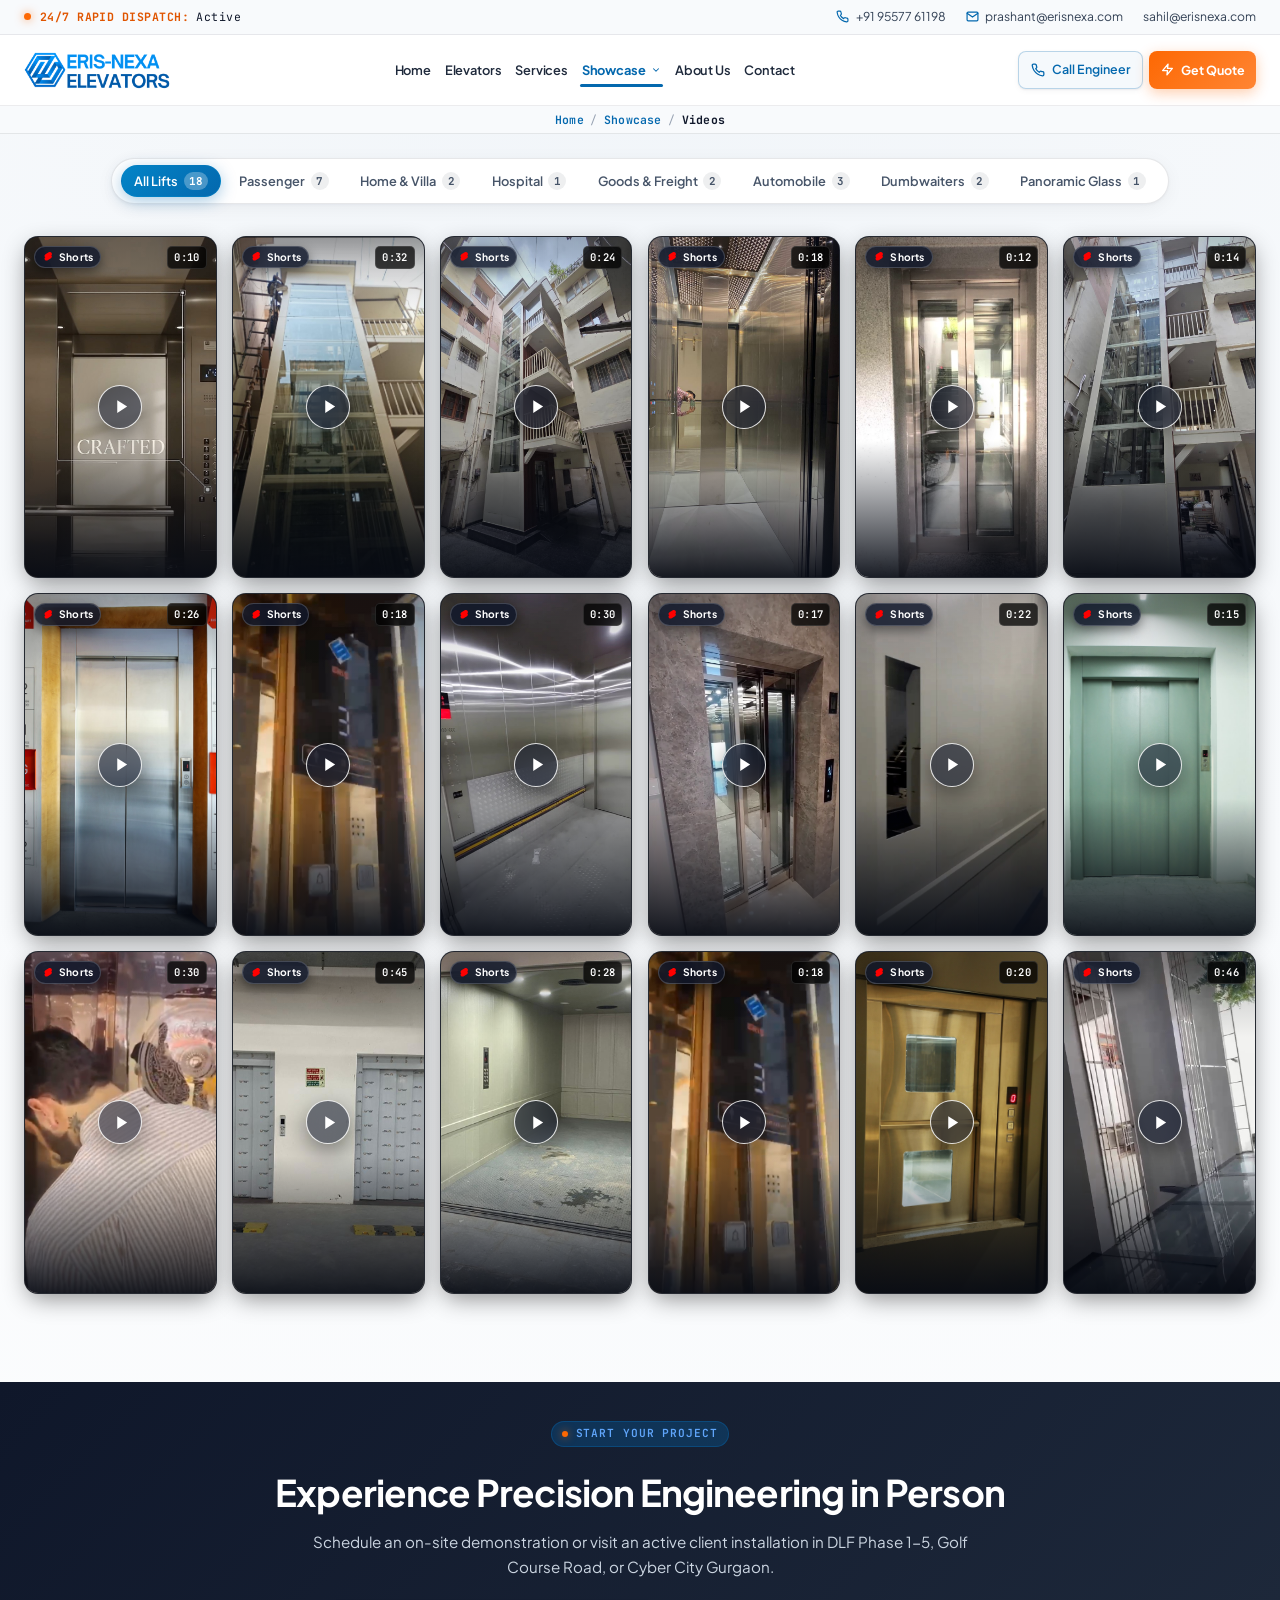
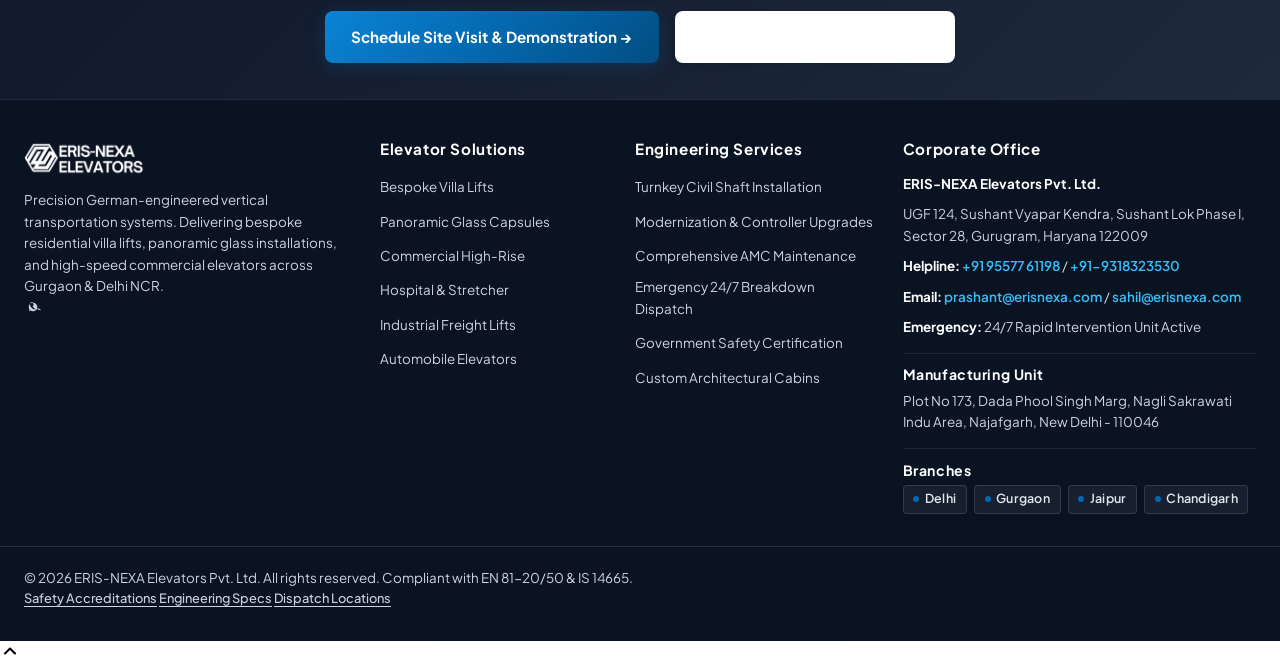
<file: videos.html>
<!DOCTYPE html>
<html lang="en">

<head>
  <meta charset="UTF-8">
  <meta name="viewport" content="width=device-width, initial-scale=1.0">
  <meta http-equiv="X-UA-Compatible" content="ie=edge">
  <title>Operational Installation Videos — ERIS-NEXA Elevators Gurgaon &amp; Delhi NCR</title>
  <meta name="description"
    content="Watch operational installation reels of ERIS-NEXA elevators across DLF, Golf Course Road, Cyber City, and Delhi NCR. Filter by Villa Lifts, Panoramic Glass, Heavy Freight, and Engineering Drives.">
  <meta name="theme-color" content="#FFFFFF">

  <!-- Open Graph Meta -->
  <meta property="og:title" content="Operational Elevator Installation Videos — ERIS-NEXA">
  <meta property="og:description"
    content="Live motion reels of bespoke villa lifts, high-speed passenger elevators, and panoramic glass capsules across Gurgaon &amp; Delhi NCR.">
  <meta property="og:type" content="website">

  <!-- Favicon -->
  <link rel="icon" type="image/png" href="assets/images/logo-mark.png">

  <!-- Cache-Control: Force fresh load on every visit across all devices -->
  <meta http-equiv="Cache-Control" content="no-cache, no-store, must-revalidate">
  <meta http-equiv="Pragma" content="no-cache">
  <meta http-equiv="Expires" content="0">

  <!-- Core Design System -->
  <link rel="stylesheet" href="css/style.css?v=2.3.0">
</head>

<body>
  <!-- Top Emergency & Status Bar -->
  <aside class="top-status-bar" aria-label="Rapid Dispatch Status and Emergency Numbers">
    <div class="container top-bar-content">
      <div class="status-indicator">
        <span class="status-dot" aria-hidden="true"></span>
        <span class="status-text"><strong>24/7 RAPID DISPATCH:</strong> Active</span>
      </div>
      <div class="top-contacts">
        <a href="tel:+919557761198" title="Call Primary 24/7 Helpline">
          <svg width="13" height="13" viewBox="0 0 24 24" fill="none" stroke="currentColor" stroke-width="2.2"
            stroke-linecap="round" stroke-linejoin="round" aria-hidden="true">
            <path
              d="M22 16.92v3a2 2 0 0 1-2.18 2 19.79 19.79 0 0 1-8.63-3.07 19.5 19.5 0 0 1-6-6 19.79 19.79 0 0 1-3.07-8.67A2 2 0 0 1 4.11 2h3a2 2 0 0 1 2 1.72 12.84 12.84 0 0 0 .7 2.81 2 2 0 0 1-.45 2.11L8.09 9.91a16 16 0 0 0 6 6l1.27-1.27a2 2 0 0 1 2.11-.45 12.84 12.84 0 0 0 2.81.7A2 2 0 0 1 22 16.92z">
            </path>
          </svg>
          <span>+91 95577 61198</span>
        </a>
        <a href="mailto:prashant@erisnexa.com" class="top-hide-tablet" title="Official Inquiry Email">
          <svg width="13" height="13" viewBox="0 0 24 24" fill="none" stroke="currentColor" stroke-width="2.2"
            stroke-linecap="round" stroke-linejoin="round" aria-hidden="true">
            <path d="M4 4h16c1.1 0 2 .9 2 2v12c0 1.1-.9 2-2 2H4c-1.1 0-2-.9-2-2V6c0-1.1.9-2 2-2z"></path>
            <polyline points="22,6 12,13 2,6"></polyline>
          </svg>
          <span>prashant@erisnexa.com</span>
        </a>
        <a href="mailto:sahil@erisnexa.com" class="top-hide-tablet" title="Official Inquiry Email">
          <span>sahil@erisnexa.com</span>
        </a>
      </div>
    </div>
  </aside>

  <!-- Sticky Glassmorphic Navbar -->
  <header class="navbar" id="siteHeader">
    <div class="container nav-container">
      <a href="index.html" class="brand-logo" title="ERIS-NEXA Elevators Homepage" aria-label="ERIS-NEXA Home">
        <img src="assets/logo/logo dark.png" alt="ERIS-NEXA Elevators" class="header-logo-img" width="112" height="45">
      </a>

      <nav aria-label="Primary Navigation">
        <ul class="nav-menu">
          <li><a href="index.html" class="nav-link">Home</a></li>
          <li><a href="elevators.html" class="nav-link">Elevators</a></li>
          <li><a href="services.html" class="nav-link">Services</a></li>
          <li class="nav-item-dropdown">
            <a href="videos.html" class="nav-link active dropdown-toggle" aria-haspopup="true" aria-expanded="false">
              <span>Showcase</span>
              <svg class="dropdown-chevron" width="10" height="10" viewBox="0 0 24 24" fill="none" stroke="currentColor" stroke-width="2.5" stroke-linecap="round" stroke-linejoin="round" aria-hidden="true">
                <polyline points="6 9 12 15 18 9"></polyline>
              </svg>
            </a>
            <ul class="nav-dropdown-menu">
              <li>
                <a href="images.html" class="dropdown-item">
                  <svg class="dropdown-icon" width="14" height="14" viewBox="0 0 24 24" fill="none" stroke="currentColor" stroke-width="2" stroke-linecap="round" stroke-linejoin="round" aria-hidden="true">
                    <rect x="3" y="3" width="18" height="18" rx="2" ry="2"/>
                    <circle cx="8.5" cy="8.5" r="1.5"/>
                    <polyline points="21 15 16 10 5 21"/>
                  </svg>
                  <span>Images</span>
                </a>
              </li>
              <li>
                <a href="videos.html" class="dropdown-item active">
                  <svg class="dropdown-icon" width="14" height="14" viewBox="0 0 24 24" fill="none" stroke="currentColor" stroke-width="2" stroke-linecap="round" stroke-linejoin="round" aria-hidden="true">
                    <polygon points="23 7 16 12 23 17 23 7"/>
                    <rect x="1" y="5" width="15" height="14" rx="2" ry="2"/>
                  </svg>
                  <span>Videos</span>
                </a>
              </li>
            </ul>
          </li>
          <li><a href="about.html" class="nav-link">About Us</a></li>
          <li><a href="contact.html" class="nav-link">Contact</a></li>
        </ul>
      </nav>

      <div class="nav-actions">
        <a href="tel:+919557761198" class="btn btn-outline btn-sm nav-call-btn" title="Instant Phone Call">
          <svg width="14" height="14" viewBox="0 0 24 24" fill="none" stroke="currentColor" stroke-width="2.2"
            stroke-linecap="round" stroke-linejoin="round" aria-hidden="true">
            <path
              d="M22 16.92v3a2 2 0 0 1-2.18 2 19.79 19.79 0 0 1-8.63-3.07 19.5 19.5 0 0 1-6-6 19.79 19.79 0 0 1-3.07-8.67A2 2 0 0 1 4.11 2h3a2 2 0 0 1 2 1.72 12.84 12.84 0 0 0 .7 2.81 2 2 0 0 1-.45 2.11L8.09 9.91a16 16 0 0 0 6 6l1.27-1.27a2 2 0 0 1 2.11-.45 12.84 12.84 0 0 0 2.81.7A2 2 0 0 1 22 16.92z">
            </path>
          </svg>
          <span>Call Engineer</span>
        </a>
        <button class="btn btn-primary btn-sm nav-quote-btn" data-open-modal="quote"
          data-service="Video Reels Consultation">
          <svg width="13" height="13" viewBox="0 0 24 24" fill="none" stroke="currentColor" stroke-width="2.5"
            stroke-linecap="round" stroke-linejoin="round" aria-hidden="true">
            <path d="M13 2L3 14h9l-1 8 10-12h-9l1-8z"></path>
          </svg>
          <span>Get Quote</span>
        </button>
        <button class="mobile-menu-toggle" aria-label="Toggle navigation menu" aria-expanded="false">
          <span class="hamburger-box" aria-hidden="true">
            <span class="hamburger-line"></span>
            <span class="hamburger-line"></span>
            <span class="hamburger-line"></span>
          </span>
        </button>
      </div>
    </div>
  </header>

  <main>
    <!-- Compact Breadcrumb Bar -->
    <div class="page-hero-section">
      <div class="container">
        <h1 class="visually-hidden">Operational Installation Videos &bull; ERIS-NEXA Elevators</h1>
        <nav class="breadcrumbs" aria-label="Breadcrumbs">
          <a href="index.html">Home</a>
          <span>/</span>
          <a href="videos.html">Showcase</a>
          <span>/</span>
          <span>Videos</span>
        </nav>
      </div>
    </div>

    <!-- Live Video Reels Section -->
    <section class="section" style="padding-top: 1rem; padding-bottom: 3.5rem;">
      <div class="container">
        <!-- Filter Tabs Bar Above Videos: Compact & Never Cut Off -->
        <div class="media-filter-wrap">
          <div class="media-filter-bar" role="tablist" aria-label="Video Lift Filters" data-target-cards=".video-showcase-card" data-empty-target="videoFilterEmpty">
            <button type="button" class="media-filter-tab active" data-filter="all" role="tab" aria-selected="true">
              <span class="filter-tab-label">All Lifts</span>
              <span class="filter-tab-count">8</span>
            </button>
            <button type="button" class="media-filter-tab" data-filter="passenger" role="tab" aria-selected="false">
              <span class="filter-tab-label">Passenger</span>
              <span class="filter-tab-count">1</span>
            </button>
            <button type="button" class="media-filter-tab" data-filter="home" role="tab" aria-selected="false">
              <span class="filter-tab-label">Home &amp; Villa</span>
              <span class="filter-tab-count">2</span>
            </button>
            <button type="button" class="media-filter-tab" data-filter="hospital" role="tab" aria-selected="false">
              <span class="filter-tab-label">Hospital</span>
              <span class="filter-tab-count">1</span>
            </button>
            <button type="button" class="media-filter-tab" data-filter="goods" role="tab" aria-selected="false">
              <span class="filter-tab-label">Goods &amp; Freight</span>
              <span class="filter-tab-count">1</span>
            </button>
            <button type="button" class="media-filter-tab" data-filter="auto" role="tab" aria-selected="false">
              <span class="filter-tab-label">Automobile</span>
              <span class="filter-tab-count">1</span>
            </button>
            <button type="button" class="media-filter-tab" data-filter="dumbwaiter" role="tab" aria-selected="false">
              <span class="filter-tab-label">Dumbwaiters</span>
              <span class="filter-tab-count">1</span>
            </button>
            <button type="button" class="media-filter-tab" data-filter="special" role="tab" aria-selected="false">
              <span class="filter-tab-label">Panoramic Glass</span>
              <span class="filter-tab-count">1</span>
            </button>
          </div>
        </div>

        <!-- Empty State Notice -->
        <div id="videoFilterEmpty" class="media-filter-empty" role="status">
          <svg width="36" height="36" viewBox="0 0 24 24" fill="none" stroke="currentColor" stroke-width="2" stroke-linecap="round" stroke-linejoin="round">
            <polygon points="23 7 16 12 23 17 23 7"/>
            <rect x="1" y="5" width="15" height="14" rx="2" ry="2"/>
          </svg>
          <h3>No videos found for this lift type</h3>
          <p>Please select another lift category or view all operational videos.</p>
        </div>

        <!-- Video Gallery Grid: YouTube Shorts 9:16 Format with Exact Frame Thumbnails -->
        <div class="showcase-videos-grid">
          <!-- Short 1: Passenger Elevators -->
          <div class="video-showcase-card"
            data-video-src="assets/lift/passenger-elevators/videos/elevator-product-showcase.mp4"
            data-video-title="Passenger Elevator — Commercial High-Speed Ride"
            data-category="passenger" data-tags="passenger">
            <div class="video-thumb-wrap">
              <img src="assets/images/video-thumbs/elevator-product-showcase.jpg"
                alt="Commercial High-Speed Passenger Elevator" loading="lazy">
              <!-- YouTube Shorts Badge -->
              <div class="shorts-badge">
                <svg width="13" height="13" viewBox="0 0 24 24" fill="#FF0000">
                  <path d="M17.77 10.32l-1.2-.5L18 9.06a3.74 3.74 0 00-3.5-5.36c-.76 0-1.48.24-2.08.68L6.4 8.04A3.75 3.75 0 005.12 13l1.2.5L5 14.24a3.74 3.74 0 003.5 5.36c.76 0 1.48-.24 2.08-.68l6.02-3.66a3.75 3.75 0 001.17-4.94z"/>
                </svg>
                <span>Shorts</span>
              </div>
              <span class="shorts-duration">0:10</span>
              <!-- Centered Play Trigger -->
              <div class="video-play-trigger">
                <div class="play-btn-circle">
                  <svg width="20" height="20" viewBox="0 0 24 24" fill="currentColor">
                    <polygon points="6 3 20 12 6 21 6 3" />
                  </svg>
                </div>
              </div>
              <!-- Bottom Scrim Overlay -->
              <div class="shorts-bottom-overlay">
                <span class="shorts-tag">Passenger</span>
                <h3 class="shorts-title">High-Speed Commercial Passenger Elevator</h3>
                <span class="shorts-hint">Watch Reel &rarr;</span>
              </div>
            </div>
          </div>

          <!-- Short 1B: Rose Gold Designer Titanium Passenger Lift -->
          <div class="video-showcase-card"
            data-video-src="assets/lift/passenger-elevators/videos/Rose Gold.mp4"
            data-video-title="Passenger Elevator — Rose Gold Titanium Luxury Cabin"
            data-category="passenger" data-tags="passenger, luxury">
            <div class="video-thumb-wrap">
              <img src="assets/lift/passenger-elevators/photos/WhatsApp Image 2026-09-10 at 4.50.30 PM.jpeg"
                alt="Rose Gold Titanium Luxury Cabin" loading="lazy">
              <div class="shorts-badge">
                <svg width="13" height="13" viewBox="0 0 24 24" fill="#FF0000">
                  <path d="M17.77 10.32l-1.2-.5L18 9.06a3.74 3.74 0 00-3.5-5.36c-.76 0-1.48.24-2.08.68L6.4 8.04A3.75 3.75 0 005.12 13l1.2.5L5 14.24a3.74 3.74 0 003.5 5.36c.76 0 1.48-.24 2.08-.68l6.02-3.66a3.75 3.75 0 001.17-4.94z"/>
                </svg>
                <span>Shorts</span>
              </div>
              <span class="shorts-duration">0:32</span>
              <div class="video-play-trigger">
                <div class="play-btn-circle">
                  <svg width="20" height="20" viewBox="0 0 24 24" fill="currentColor">
                    <polygon points="6 3 20 12 6 21 6 3" />
                  </svg>
                </div>
              </div>
              <div class="shorts-bottom-overlay">
                <span class="shorts-tag">Passenger</span>
                <h3 class="shorts-title">Rose Gold Titanium Luxury Cabin</h3>
                <span class="shorts-hint">Watch Reel &rarr;</span>
              </div>
            </div>
          </div>

          <!-- Short 1C: Self-Supporting Structural Hoistway -->
          <div class="video-showcase-card"
            data-video-src="assets/lift/passenger-elevators/videos/Lift with Structure.mp4"
            data-video-title="Passenger Elevator — Self-Supporting Structural Hoistway"
            data-category="passenger" data-tags="passenger, structure">
            <div class="video-thumb-wrap">
              <img src="assets/lift/passenger-elevators/photos/WhatsApp Image 2026-09-10 at 10.53.50 AM.jpeg"
                alt="Self-Supporting Structural Hoistway" loading="lazy">
              <div class="shorts-badge">
                <svg width="13" height="13" viewBox="0 0 24 24" fill="#FF0000">
                  <path d="M17.77 10.32l-1.2-.5L18 9.06a3.74 3.74 0 00-3.5-5.36c-.76 0-1.48.24-2.08.68L6.4 8.04A3.75 3.75 0 005.12 13l1.2.5L5 14.24a3.74 3.74 0 003.5 5.36c.76 0 1.48-.24 2.08-.68l6.02-3.66a3.75 3.75 0 001.17-4.94z"/>
                </svg>
                <span>Shorts</span>
              </div>
              <span class="shorts-duration">0:24</span>
              <div class="video-play-trigger">
                <div class="play-btn-circle">
                  <svg width="20" height="20" viewBox="0 0 24 24" fill="currentColor">
                    <polygon points="6 3 20 12 6 21 6 3" />
                  </svg>
                </div>
              </div>
              <div class="shorts-bottom-overlay">
                <span class="shorts-tag">Passenger</span>
                <h3 class="shorts-title">Self-Supporting Structural Hoistway</h3>
                <span class="shorts-hint">Watch Reel &rarr;</span>
              </div>
            </div>
          </div>

          <!-- Short 1D: Precision Mirror Panel Interior -->
          <div class="video-showcase-card"
            data-video-src="assets/lift/passenger-elevators/videos/Back Finish.mp4"
            data-video-title="Passenger Elevator — Precision Mirror Panel Cabin Interior"
            data-category="passenger" data-tags="passenger, interior">
            <div class="video-thumb-wrap">
              <img src="assets/lift/passenger-elevators/photos/SS cabin.jpg"
                alt="Precision Mirror Panel Cabin Interior" loading="lazy">
              <div class="shorts-badge">
                <svg width="13" height="13" viewBox="0 0 24 24" fill="#FF0000">
                  <path d="M17.77 10.32l-1.2-.5L18 9.06a3.74 3.74 0 00-3.5-5.36c-.76 0-1.48.24-2.08.68L6.4 8.04A3.75 3.75 0 005.12 13l1.2.5L5 14.24a3.74 3.74 0 003.5 5.36c.76 0 1.48-.24 2.08-.68l6.02-3.66a3.75 3.75 0 001.17-4.94z"/>
                </svg>
                <span>Shorts</span>
              </div>
              <span class="shorts-duration">0:18</span>
              <div class="video-play-trigger">
                <div class="play-btn-circle">
                  <svg width="20" height="20" viewBox="0 0 24 24" fill="currentColor">
                    <polygon points="6 3 20 12 6 21 6 3" />
                  </svg>
                </div>
              </div>
              <div class="shorts-bottom-overlay">
                <span class="shorts-tag">Passenger</span>
                <h3 class="shorts-title">Precision Mirror Panel Interior</h3>
                <span class="shorts-hint">Watch Reel &rarr;</span>
              </div>
            </div>
          </div>

          <!-- Short 1E: SS 304 Cabin & Automated Glass Landing Door -->
          <div class="video-showcase-card"
            data-video-src="assets/lift/passenger-elevators/videos/SS 304 With Glass Door.mp4"
            data-video-title="Passenger Elevator — SS 304 Cabin &amp; Glass Landing Door"
            data-category="passenger" data-tags="passenger, glass">
            <div class="video-thumb-wrap">
              <img src="assets/lift/passenger-elevators/photos/Glass Door.jpeg"
                alt="SS 304 Cabin & Glass Landing Door" loading="lazy">
              <div class="shorts-badge">
                <svg width="13" height="13" viewBox="0 0 24 24" fill="#FF0000">
                  <path d="M17.77 10.32l-1.2-.5L18 9.06a3.74 3.74 0 00-3.5-5.36c-.76 0-1.48.24-2.08.68L6.4 8.04A3.75 3.75 0 005.12 13l1.2.5L5 14.24a3.74 3.74 0 003.5 5.36c.76 0 1.48-.24 2.08-.68l6.02-3.66a3.75 3.75 0 001.17-4.94z"/>
                </svg>
                <span>Shorts</span>
              </div>
              <span class="shorts-duration">0:12</span>
              <div class="video-play-trigger">
                <div class="play-btn-circle">
                  <svg width="20" height="20" viewBox="0 0 24 24" fill="currentColor">
                    <polygon points="6 3 20 12 6 21 6 3" />
                  </svg>
                </div>
              </div>
              <div class="shorts-bottom-overlay">
                <span class="shorts-tag">Passenger</span>
                <h3 class="shorts-title">SS 304 Cabin &amp; Glass Landing Door</h3>
                <span class="shorts-hint">Watch Reel &rarr;</span>
              </div>
            </div>
          </div>

          <!-- Short 1F: Gold Etched Decorative Passenger Lift -->
          <div class="video-showcase-card"
            data-video-src="assets/lift/passenger-elevators/videos/SS Gold.mp4"
            data-video-title="Passenger Elevator — Gold Etched Decorative Cabin"
            data-category="passenger" data-tags="passenger, gold">
            <div class="video-thumb-wrap">
              <img src="assets/lift/passenger-elevators/photos/WhatsApp Image 2026-09-10 at 4.50.30 PM (1).jpeg"
                alt="Gold Etched Decorative Cabin" loading="lazy">
              <div class="shorts-badge">
                <svg width="13" height="13" viewBox="0 0 24 24" fill="#FF0000">
                  <path d="M17.77 10.32l-1.2-.5L18 9.06a3.74 3.74 0 00-3.5-5.36c-.76 0-1.48.24-2.08.68L6.4 8.04A3.75 3.75 0 005.12 13l1.2.5L5 14.24a3.74 3.74 0 003.5 5.36c.76 0 1.48-.24 2.08-.68l6.02-3.66a3.75 3.75 0 001.17-4.94z"/>
                </svg>
                <span>Shorts</span>
              </div>
              <span class="shorts-duration">0:14</span>
              <div class="video-play-trigger">
                <div class="play-btn-circle">
                  <svg width="20" height="20" viewBox="0 0 24 24" fill="currentColor">
                    <polygon points="6 3 20 12 6 21 6 3" />
                  </svg>
                </div>
              </div>
              <div class="shorts-bottom-overlay">
                <span class="shorts-tag">Passenger</span>
                <h3 class="shorts-title">Gold Etched Decorative Cabin</h3>
                <span class="shorts-hint">Watch Reel &rarr;</span>
              </div>
            </div>
          </div>

          <!-- Short 1G: High-Speed Shaft Operation & Travel -->
          <div class="video-showcase-card"
            data-video-src="assets/lift/passenger-elevators/videos/WhatsApp Video 2026-06-21 at 8.56.39 AM.mp4"
            data-video-title="Passenger Elevator — High-Speed Shaft Operation &amp; Travel"
            data-category="passenger" data-tags="passenger, shaft">
            <div class="video-thumb-wrap">
              <img src="assets/lift/passenger-elevators/photos/Door-CO.jpg"
                alt="High-Speed Shaft Operation & Travel" loading="lazy">
              <div class="shorts-badge">
                <svg width="13" height="13" viewBox="0 0 24 24" fill="#FF0000">
                  <path d="M17.77 10.32l-1.2-.5L18 9.06a3.74 3.74 0 00-3.5-5.36c-.76 0-1.48.24-2.08.68L6.4 8.04A3.75 3.75 0 005.12 13l1.2.5L5 14.24a3.74 3.74 0 003.5 5.36c.76 0 1.48-.24 2.08-.68l6.02-3.66a3.75 3.75 0 001.17-4.94z"/>
                </svg>
                <span>Shorts</span>
              </div>
              <span class="shorts-duration">0:26</span>
              <div class="video-play-trigger">
                <div class="play-btn-circle">
                  <svg width="20" height="20" viewBox="0 0 24 24" fill="currentColor">
                    <polygon points="6 3 20 12 6 21 6 3" />
                  </svg>
                </div>
              </div>
              <div class="shorts-bottom-overlay">
                <span class="shorts-tag">Passenger</span>
                <h3 class="shorts-title">High-Speed Shaft Operation</h3>
                <span class="shorts-hint">Watch Reel &rarr;</span>
              </div>
            </div>
          </div>

          <!-- Short 2: Home & Villa Elevators (Italian Marble & Gold Foyer) -->
          <div class="video-showcase-card"
            data-video-src="assets/lift/home-elevators/videos/showcase-4.mp4"
            data-video-title="Home &amp; Villa Elevator — Luxury Italian Marble &amp; Gold Foyer"
            data-category="home" data-tags="home, villa">
            <div class="video-thumb-wrap">
              <img src="assets/images/video-thumbs/showcase-4-marble-gold.jpg"
                alt="Luxury Italian Marble & Gold Private Villa Lift" loading="lazy">
              <div class="shorts-badge">
                <svg width="13" height="13" viewBox="0 0 24 24" fill="#FF0000">
                  <path d="M17.77 10.32l-1.2-.5L18 9.06a3.74 3.74 0 00-3.5-5.36c-.76 0-1.48.24-2.08.68L6.4 8.04A3.75 3.75 0 005.12 13l1.2.5L5 14.24a3.74 3.74 0 003.5 5.36c.76 0 1.48-.24 2.08-.68l6.02-3.66a3.75 3.75 0 001.17-4.94z"/>
                </svg>
                <span>Shorts</span>
              </div>
              <span class="shorts-duration">0:18</span>
              <div class="video-play-trigger">
                <div class="play-btn-circle">
                  <svg width="20" height="20" viewBox="0 0 24 24" fill="currentColor">
                    <polygon points="6 3 20 12 6 21 6 3" />
                  </svg>
                </div>
              </div>
              <div class="shorts-bottom-overlay">
                <span class="shorts-tag">Home &amp; Villa</span>
                <h3 class="shorts-title">Luxury Gold &amp; Italian Marble Villa Lift</h3>
                <span class="shorts-hint">Watch Reel &rarr;</span>
              </div>
            </div>
          </div>

          <!-- Short 3: Hospital Elevators (Deep Stretcher Cabin) -->
          <div class="video-showcase-card"
            data-video-src="assets/lift/home-elevators/videos/WhatsApp Video 2026-09-05 at 5.16.09 PM.mp4"
            data-video-title="Hospital Elevator — Code Blue Stretcher &amp; Bed Elevator"
            data-category="hospital" data-tags="hospital, healthcare">
            <div class="video-thumb-wrap">
              <img src="assets/images/video-thumbs/video-5-16-09-villa.jpg"
                alt="Code Blue Emergency Stretcher & Bed Elevator" loading="lazy">
              <div class="shorts-badge">
                <svg width="13" height="13" viewBox="0 0 24 24" fill="#FF0000">
                  <path d="M17.77 10.32l-1.2-.5L18 9.06a3.74 3.74 0 00-3.5-5.36c-.76 0-1.48.24-2.08.68L6.4 8.04A3.75 3.75 0 005.12 13l1.2.5L5 14.24a3.74 3.74 0 003.5 5.36c.76 0 1.48-.24 2.08-.68l6.02-3.66a3.75 3.75 0 001.17-4.94z"/>
                </svg>
                <span>Shorts</span>
              </div>
              <span class="shorts-duration">0:30</span>
              <div class="video-play-trigger">
                <div class="play-btn-circle">
                  <svg width="20" height="20" viewBox="0 0 24 24" fill="currentColor">
                    <polygon points="6 3 20 12 6 21 6 3" />
                  </svg>
                </div>
              </div>
              <div class="shorts-bottom-overlay">
                <span class="shorts-tag">Hospital</span>
                <h3 class="shorts-title">Code Blue Emergency Stretcher &amp; Bed Elevator</h3>
                <span class="shorts-hint">Watch Reel &rarr;</span>
              </div>
            </div>
          </div>

          <!-- Short 4: Home & Villa Elevators (Contemporary Glass Landing Portal) -->
          <div class="video-showcase-card"
            data-video-src="assets/lift/hospital-elevators/videos/WhatsApp Video 2026-09-05 at 5.16.43 PM.mp4"
            data-video-title="Home &amp; Villa Elevator — Contemporary Glass Landing Portal"
            data-category="home" data-tags="home, villa">
            <div class="video-thumb-wrap">
              <img src="assets/images/video-thumbs/video-5-16-43-hospital.jpg"
                alt="Contemporary Residential Glass Landing Portal" loading="lazy">
              <div class="shorts-badge">
                <svg width="13" height="13" viewBox="0 0 24 24" fill="#FF0000">
                  <path d="M17.77 10.32l-1.2-.5L18 9.06a3.74 3.74 0 00-3.5-5.36c-.76 0-1.48.24-2.08.68L6.4 8.04A3.75 3.75 0 005.12 13l1.2.5L5 14.24a3.74 3.74 0 003.5 5.36c.76 0 1.48-.24 2.08-.68l6.02-3.66a3.75 3.75 0 001.17-4.94z"/>
                </svg>
                <span>Shorts</span>
              </div>
              <span class="shorts-duration">0:17</span>
              <div class="video-play-trigger">
                <div class="play-btn-circle">
                  <svg width="20" height="20" viewBox="0 0 24 24" fill="currentColor">
                    <polygon points="6 3 20 12 6 21 6 3" />
                  </svg>
                </div>
              </div>
              <div class="shorts-bottom-overlay">
                <span class="shorts-tag">Home &amp; Villa</span>
                <h3 class="shorts-title">Contemporary Residential Glass Landing Portal</h3>
                <span class="shorts-hint">Watch Reel &rarr;</span>
              </div>
            </div>
          </div>

          <!-- Short 5: Goods & Freight Elevators (Heavy Hoistway Platform) -->
          <div class="video-showcase-card"
            data-video-src="assets/lift/goods-elevators/videos/WhatsApp Video 2026-09-05 at 5.15.44 PM.mp4"
            data-video-title="Goods &amp; Freight Elevator — Heavy Industrial Platform"
            data-category="goods" data-tags="goods, freight">
            <div class="video-thumb-wrap">
              <img src="assets/images/video-thumbs/video-5-15-44-goods.jpg"
                alt="Industrial Heavy Goods Platform & Steel Shutter" loading="lazy">
              <div class="shorts-badge">
                <svg width="13" height="13" viewBox="0 0 24 24" fill="#FF0000">
                  <path d="M17.77 10.32l-1.2-.5L18 9.06a3.74 3.74 0 00-3.5-5.36c-.76 0-1.48.24-2.08.68L6.4 8.04A3.75 3.75 0 005.12 13l1.2.5L5 14.24a3.74 3.74 0 003.5 5.36c.76 0 1.48-.24 2.08-.68l6.02-3.66a3.75 3.75 0 001.17-4.94z"/>
                </svg>
                <span>Shorts</span>
              </div>
              <span class="shorts-duration">0:22</span>
              <div class="video-play-trigger">
                <div class="play-btn-circle">
                  <svg width="20" height="20" viewBox="0 0 24 24" fill="currentColor">
                    <polygon points="6 3 20 12 6 21 6 3" />
                  </svg>
                </div>
              </div>
              <div class="shorts-bottom-overlay">
                <span class="shorts-tag">Goods &amp; Freight</span>
                <h3 class="shorts-title">Industrial Heavy Goods Platform &amp; Shutter</h3>
                <span class="shorts-hint">Watch Reel &rarr;</span>
              </div>
            </div>
          </div>

          <!-- Short 5B: Goods & Freight Dual Mast Vertical Rigging -->
          <div class="video-showcase-card"
            data-video-src="assets/lift/goods-elevators/videos/WhatsApp Video 2026-06-24 at 8.21.53 PM.mp4"
            data-video-title="Goods &amp; Freight Elevator — Dual Mast Rigging &amp; Transport"
            data-category="goods" data-tags="goods, freight, industrial">
            <div class="video-thumb-wrap">
              <img src="assets/lift/goods-elevators/photos/Auto Doors.jpg"
                alt="Heavy Industrial Goods Lift Dual Mast Travel" loading="lazy">
              <div class="shorts-badge">
                <svg width="13" height="13" viewBox="0 0 24 24" fill="#FF0000">
                  <path d="M17.77 10.32l-1.2-.5L18 9.06a3.74 3.74 0 00-3.5-5.36c-.76 0-1.48.24-2.08.68L6.4 8.04A3.75 3.75 0 005.12 13l1.2.5L5 14.24a3.74 3.74 0 003.5 5.36c.76 0 1.48-.24 2.08-.68l6.02-3.66a3.75 3.75 0 001.17-4.94z"/>
                </svg>
                <span>Shorts</span>
              </div>
              <span class="shorts-duration">0:15</span>
              <div class="video-play-trigger">
                <div class="play-btn-circle">
                  <svg width="20" height="20" viewBox="0 0 24 24" fill="currentColor">
                    <polygon points="6 3 20 12 6 21 6 3" />
                  </svg>
                </div>
              </div>
              <div class="shorts-bottom-overlay">
                <span class="shorts-tag">Goods &amp; Freight</span>
                <h3 class="shorts-title">Heavy Dual Mast Vertical Transport</h3>
                <span class="shorts-hint">Watch Reel &rarr;</span>
              </div>
            </div>
          </div>

          <!-- Short 6: Automobile & Commercial Elevators (Multi-Level Showroom) -->
          <div class="video-showcase-card"
            data-video-src="assets/lift/automobile-elevators/videos/WhatsApp Video 2026-09-05 at 5.17.44 PM.mp4"
            data-video-title="Automobile &amp; Commercial Elevator — Multi-Level Showroom"
            data-category="auto" data-tags="auto, automobile">
            <div class="video-thumb-wrap">
              <img src="assets/images/video-thumbs/video-5-17-44-boutique.jpg"
                alt="Commercial Showroom Multi-Level Glass Lift" loading="lazy">
              <div class="shorts-badge">
                <svg width="13" height="13" viewBox="0 0 24 24" fill="#FF0000">
                  <path d="M17.77 10.32l-1.2-.5L18 9.06a3.74 3.74 0 00-3.5-5.36c-.76 0-1.48.24-2.08.68L6.4 8.04A3.75 3.75 0 005.12 13l1.2.5L5 14.24a3.74 3.74 0 003.5 5.36c.76 0 1.48-.24 2.08-.68l6.02-3.66a3.75 3.75 0 001.17-4.94z"/>
                </svg>
                <span>Shorts</span>
              </div>
              <span class="shorts-duration">0:30</span>
              <div class="video-play-trigger">
                <div class="play-btn-circle">
                  <svg width="20" height="20" viewBox="0 0 24 24" fill="currentColor">
                    <polygon points="6 3 20 12 6 21 6 3" />
                  </svg>
                </div>
              </div>
              <div class="shorts-bottom-overlay">
                <span class="shorts-tag">Automobile</span>
                <h3 class="shorts-title">Commercial Showroom Multi-Level Glass Lift</h3>
                <span class="shorts-hint">Watch Reel &rarr;</span>
              </div>
            </div>
          </div>

          <!-- Short 6B: Automated Multi-Level Parking Hoist -->
          <div class="video-showcase-card"
            data-video-src="assets/lift/automobile-elevators/videos/VIDEO.mp4"
            data-video-title="Automobile Elevator — Multi-Level Automotive Vertical Transport"
            data-category="auto" data-tags="auto, parking, vehicle">
            <div class="video-thumb-wrap">
              <img src="assets/lift/automobile-elevators/photos/8 Panels Auto Doors.jpg"
                alt="Multi-Level Automotive Vertical Transport" loading="lazy">
              <div class="shorts-badge">
                <svg width="13" height="13" viewBox="0 0 24 24" fill="#FF0000">
                  <path d="M17.77 10.32l-1.2-.5L18 9.06a3.74 3.74 0 00-3.5-5.36c-.76 0-1.48.24-2.08.68L6.4 8.04A3.75 3.75 0 005.12 13l1.2.5L5 14.24a3.74 3.74 0 003.5 5.36c.76 0 1.48-.24 2.08-.68l6.02-3.66a3.75 3.75 0 001.17-4.94z"/>
                </svg>
                <span>Shorts</span>
              </div>
              <span class="shorts-duration">0:45</span>
              <div class="video-play-trigger">
                <div class="play-btn-circle">
                  <svg width="20" height="20" viewBox="0 0 24 24" fill="currentColor">
                    <polygon points="6 3 20 12 6 21 6 3" />
                  </svg>
                </div>
              </div>
              <div class="shorts-bottom-overlay">
                <span class="shorts-tag">Automobile</span>
                <h3 class="shorts-title">Multi-Level Automotive Hoist</h3>
                <span class="shorts-hint">Watch Reel &rarr;</span>
              </div>
            </div>
          </div>

          <!-- Short 6C: Heavy-Duty Hydraulic Car Platform -->
          <div class="video-showcase-card"
            data-video-src="assets/lift/automobile-elevators/videos/WhatsApp Video 2026-06-08 at 11.03.50 AM.mp4"
            data-video-title="Automobile Elevator — Heavy Hydraulic Vehicle Platform"
            data-category="auto" data-tags="auto, hydraulic, platform">
            <div class="video-thumb-wrap">
              <img src="assets/lift/automobile-elevators/photos/WhatsApp Image 2025-03-24 at 10.08.39_684ef7ac.jpg"
                alt="Heavy Hydraulic Vehicle Platform" loading="lazy">
              <div class="shorts-badge">
                <svg width="13" height="13" viewBox="0 0 24 24" fill="#FF0000">
                  <path d="M17.77 10.32l-1.2-.5L18 9.06a3.74 3.74 0 00-3.5-5.36c-.76 0-1.48.24-2.08.68L6.4 8.04A3.75 3.75 0 005.12 13l1.2.5L5 14.24a3.74 3.74 0 003.5 5.36c.76 0 1.48-.24 2.08-.68l6.02-3.66a3.75 3.75 0 001.17-4.94z"/>
                </svg>
                <span>Shorts</span>
              </div>
              <span class="shorts-duration">0:28</span>
              <div class="video-play-trigger">
                <div class="play-btn-circle">
                  <svg width="20" height="20" viewBox="0 0 24 24" fill="currentColor">
                    <polygon points="6 3 20 12 6 21 6 3" />
                  </svg>
                </div>
              </div>
              <div class="shorts-bottom-overlay">
                <span class="shorts-tag">Automobile</span>
                <h3 class="shorts-title">Hydraulic Car Platform</h3>
                <span class="shorts-hint">Watch Reel &rarr;</span>
              </div>
            </div>
          </div>

          <!-- Short 7: Service Dumbwaiters & Lift Controls -->
          <div class="video-showcase-card"
            data-video-src="assets/lift/dumbwaiters/videos/WhatsApp Video 2026-09-05 at 5.17.10 PM.mp4"
            data-video-title="Service Dumbwaiter — Food &amp; Pantry Vertical Transit"
            data-category="dumbwaiter" data-tags="dumbwaiter, service">
            <div class="video-thumb-wrap">
              <img src="assets/images/video-thumbs/video-5-17-10-service.jpg"
                alt="Titanium Gold Floor Controller & Service Transit" loading="lazy">
              <div class="shorts-badge">
                <svg width="13" height="13" viewBox="0 0 24 24" fill="#FF0000">
                  <path d="M17.77 10.32l-1.2-.5L18 9.06a3.74 3.74 0 00-3.5-5.36c-.76 0-1.48.24-2.08.68L6.4 8.04A3.75 3.75 0 005.12 13l1.2.5L5 14.24a3.74 3.74 0 003.5 5.36c.76 0 1.48-.24 2.08-.68l6.02-3.66a3.75 3.75 0 001.17-4.94z"/>
                </svg>
                <span>Shorts</span>
              </div>
              <span class="shorts-duration">0:18</span>
              <div class="video-play-trigger">
                <div class="play-btn-circle">
                  <svg width="20" height="20" viewBox="0 0 24 24" fill="currentColor">
                    <polygon points="6 3 20 12 6 21 6 3" />
                  </svg>
                </div>
              </div>
              <div class="shorts-bottom-overlay">
                <span class="shorts-tag">Dumbwaiters</span>
                <h3 class="shorts-title">Titanium Gold Controller &amp; Service Transit</h3>
                <span class="shorts-hint">Watch Reel &rarr;</span>
              </div>
            </div>
          </div>

          <!-- Short 7B: Commercial Electric Dumbwaiter in Motion -->
          <div class="video-showcase-card"
            data-video-src="assets/lift/dumbwaiters/videos/WhatsApp Video 2026-06-09 at 6.02.04 PM.mp4"
            data-video-title="Service Dumbwaiter — Commercial Electric Pantry Transit"
            data-category="dumbwaiter" data-tags="dumbwaiter, food, pantry">
            <div class="video-thumb-wrap">
              <img src="assets/lift/dumbwaiters/photos/2L7A2474.jpg"
                alt="Commercial Electric Pantry Transit" loading="lazy">
              <div class="shorts-badge">
                <svg width="13" height="13" viewBox="0 0 24 24" fill="#FF0000">
                  <path d="M17.77 10.32l-1.2-.5L18 9.06a3.74 3.74 0 00-3.5-5.36c-.76 0-1.48.24-2.08.68L6.4 8.04A3.75 3.75 0 005.12 13l1.2.5L5 14.24a3.74 3.74 0 003.5 5.36c.76 0 1.48-.24 2.08-.68l6.02-3.66a3.75 3.75 0 001.17-4.94z"/>
                </svg>
                <span>Shorts</span>
              </div>
              <span class="shorts-duration">0:20</span>
              <div class="video-play-trigger">
                <div class="play-btn-circle">
                  <svg width="20" height="20" viewBox="0 0 24 24" fill="currentColor">
                    <polygon points="6 3 20 12 6 21 6 3" />
                  </svg>
                </div>
              </div>
              <div class="shorts-bottom-overlay">
                <span class="shorts-tag">Dumbwaiters</span>
                <h3 class="shorts-title">Commercial Pantry Dumbwaiter</h3>
                <span class="shorts-hint">Watch Reel &rarr;</span>
              </div>
            </div>
          </div>

          <!-- Short 8: Panoramic Glass Elevators (Outdoor Facade Lift) -->
          <div class="video-showcase-card"
            data-video-src="assets/lift/special-elevators/videos/showcase-6.mp4"
            data-video-title="Panoramic Glass Elevator — Outdoor Facade Lift in Motion"
            data-category="special" data-tags="special, panoramic">
            <div class="video-thumb-wrap">
              <img src="assets/images/video-thumbs/showcase-6-panoramic.jpg"
                alt="Outdoor Facade 360° Panoramic Glass Elevator" loading="lazy">
              <div class="shorts-badge">
                <svg width="13" height="13" viewBox="0 0 24 24" fill="#FF0000">
                  <path d="M17.77 10.32l-1.2-.5L18 9.06a3.74 3.74 0 00-3.5-5.36c-.76 0-1.48.24-2.08.68L6.4 8.04A3.75 3.75 0 005.12 13l1.2.5L5 14.24a3.74 3.74 0 003.5 5.36c.76 0 1.48-.24 2.08-.68l6.02-3.66a3.75 3.75 0 001.17-4.94z"/>
                </svg>
                <span>Shorts</span>
              </div>
              <span class="shorts-duration">0:46</span>
              <div class="video-play-trigger">
                <div class="play-btn-circle">
                  <svg width="20" height="20" viewBox="0 0 24 24" fill="currentColor">
                    <polygon points="6 3 20 12 6 21 6 3" />
                  </svg>
                </div>
              </div>
              <div class="shorts-bottom-overlay">
                <span class="shorts-tag">Panoramic Glass</span>
                <h3 class="shorts-title">Outdoor Facade 360° Panoramic Glass Elevator</h3>
                <span class="shorts-hint">Watch Reel &rarr;</span>
              </div>
            </div>
          </div>
        </div>
      </div>
    </section>

    <!-- Consultation CTA -->
    <section class="section"
      style="background: linear-gradient(135deg, #0F172A 0%, #1E293B 100%); color: #FFFFFF; text-align: center;">
      <div class="container">
        <span class="section-tag"
          style="background: rgba(4,104,174,0.3); color: #60A5FA; border-color: rgba(4,104,174,0.4);">
          START YOUR PROJECT
        </span>
        <h2 style="font-size: clamp(1.6rem, 3.5vw, 2.3rem); color: #FFFFFF; margin: 1rem 0;">
          Experience Precision Engineering in Person
        </h2>
        <p style="max-width: 680px; margin: 0 auto 2rem auto; color: #CBD5E1; font-size: 0.95rem; line-height: 1.6;">
          Schedule an on-site demonstration or visit an active client installation in DLF Phase 1-5, Golf Course Road, or Cyber City Gurgaon.
        </p>
        <div style="display: flex; gap: 1rem; justify-content: center; flex-wrap: wrap;">
          <button class="btn btn-primary btn-lg" data-open-modal="quote" data-service="Site Demonstration">
            <span>Schedule Site Visit &amp; Demonstration &rarr;</span>
          </button>
          <a href="tel:+919557761198" class="btn btn-outline btn-lg"
            style="color: #FFFFFF; border-color: rgba(255,255,255,0.35);">
            <svg width="16" height="16" viewBox="0 0 24 24" fill="none" stroke="currentColor" stroke-width="2.2">
              <path
                d="M22 16.92v3a2 2 0 0 1-2.18 2 19.79 19.79 0 0 1-8.63-3.07 19.5 19.5 0 0 1-6-6 19.79 19.79 0 0 1-3.07-8.67A2 2 0 0 1 4.11 2h3a2 2 0 0 1 2 1.72 12.84 12.84 0 0 0 .7 2.81 2 2 0 0 1-.45 2.11L8.09 9.91a16 16 0 0 0 6 6l1.27-1.27a2 2 0 0 1 2.11-.45 12.84 12.84 0 0 0 2.81.7A2 2 0 0 1 22 16.92z">
              </path>
            </svg>
            <span>Speak with Senior Engineer</span>
          </a>
        </div>
      </div>
    </section>
  </main>

  <!-- Global Footer -->
  <footer class="site-footer">
    <div class="container footer-grid">
      <div class="footer-col brand-col">
        <a href="index.html" class="footer-logo">
          <img src="assets/logo/logo dark.png" alt="ERIS-NEXA Elevators" width="120" height="48"
            style="filter: brightness(0) invert(1);">
        </a>
        <p class="footer-bio">
          Precision German-engineered vertical transportation systems. Delivering bespoke residential villa lifts,
          panoramic glass installations, and high-speed commercial elevators across Gurgaon &amp; Delhi NCR.
        </p>
        <div class="footer-socials">
          <a href="https://wa.me/919557761198" target="_blank" rel="noopener noreferrer" aria-label="WhatsApp Hotline">
            <svg width="18" height="18" viewBox="0 0 24 24" fill="currentColor">
              <path
                d="M12.031 6.172c-3.181 0-5.767 2.586-5.768 5.766-.001 1.298.38 2.27 1.019 3.287l-.582 2.128 2.182-.573c.978.58 1.911.928 3.145.929 3.178 0 5.767-2.587 5.768-5.766.001-3.187-2.575-5.77-5.764-5.771zm3.392 8.244c-.144.405-.837.774-1.17.824-.312.045-.694.075-2.027-.478-1.572-.653-2.613-2.26-2.695-2.37-.082-.11-1.39-1.85-1.39-3.528 0-1.681.879-2.507 1.192-2.852.313-.346.685-.433.914-.433.228 0 .457.003.657.013.212.01.493-.082.772.588.286.685.975 2.378 1.06 2.551.085.174.143.377.029.605-.114.228-.171.37-.343.571-.172.202-.36.452-.516.606-.172.172-.352.36-.151.704.201.344.894 1.474 1.918 2.387 1.319 1.173 2.43 1.536 2.774 1.708.344.172.544.143.744-.086.2-.229.859-.999 1.088-1.343.229-.344.457-.286.772-.172.314.114 1.999.943 2.343 1.114.344.172.572.257.657.401.086.144.086.83-.058 1.235z" />
            </svg>
          </a>
        </div>
      </div>

      <div class="footer-col">
        <h4 class="footer-title">Elevator Solutions</h4>
        <ul class="footer-links">
          <li><a href="elevators.html">Bespoke Villa Lifts</a></li>
          <li><a href="elevators.html">Panoramic Glass Capsules</a></li>
          <li><a href="elevators.html">Commercial High-Rise</a></li>
          <li><a href="elevators.html">Hospital &amp; Stretcher</a></li>
          <li><a href="elevators.html">Industrial Freight Lifts</a></li>
          <li><a href="elevators.html">Automobile Elevators</a></li>
        </ul>
      </div>

      <div class="footer-col">
        <h4 class="footer-title">Engineering Services</h4>
        <ul class="footer-links">
          <li><a href="services.html">Turnkey Civil Shaft Installation</a></li>
          <li><a href="services.html">Modernization &amp; Controller Upgrades</a></li>
          <li><a href="services.html">Comprehensive AMC Maintenance</a></li>
          <li><a href="services.html">Emergency 24/7 Breakdown Dispatch</a></li>
          <li><a href="services.html">Government Safety Certification</a></li>
          <li><a href="services.html">Custom Architectural Cabins</a></li>
        </ul>
      </div>

      <div class="footer-col">
        <h4 class="footer-title">Corporate Office</h4>
        <div class="footer-contact-info">
          <p><strong>ERIS-NEXA Elevators Pvt. Ltd.</strong></p>
          <p>UGF 124, Sushant Vyapar Kendra, Sushant Lok Phase I, Sector 28, Gurugram, Haryana 122009</p>
          <p><strong>Helpline:</strong> <a href="tel:+919557761198">+91 95577 61198</a> / <a
              href="tel:+919318323530">+91-9318323530</a></p>
          <p><strong>Email:</strong> <a href="mailto:prashant@erisnexa.com">prashant@erisnexa.com</a> / <a href="mailto:sahil@erisnexa.com">sahil@erisnexa.com</a></p>
          <p><strong>Emergency:</strong> 24/7 Rapid Intervention Unit Active</p>
        </div>

        <div class="footer-unit-block">
          <h4 class="footer-title footer-unit-title">Manufacturing Unit</h4>
          <div class="footer-contact-info">
            <p>Plot No 173, Dada Phool Singh Marg, Nagli Sakrawati Indu Area, Najafgarh, New Delhi - 110046</p>
          </div>
        </div>

        <div class="footer-branches-block">
          <h4 class="footer-title footer-unit-title">Branches</h4>
          <div class="footer-branch-tags">
            <span class="branch-tag">Delhi</span>
            <span class="branch-tag">Gurgaon</span>
            <span class="branch-tag">Jaipur</span>
            <span class="branch-tag">Chandigarh</span>
          </div>
        </div>
      </div>
    </div>

    <div class="footer-bottom">
      <div class="container footer-bottom-flex">
        <p>&copy; 2026 ERIS-NEXA Elevators Pvt. Ltd. All rights reserved. Compliant with EN 81-20/50 &amp; IS 14665.</p>
        <div class="footer-legal">
          <a href="safety.html">Safety Accreditations</a>
          <a href="technology.html">Engineering Specs</a>
          <a href="contact.html">Dispatch Locations</a>
        </div>
      </div>
    </div>
  </footer>

  <!-- Back to Top Button -->
  <button id="btnBackToTop" class="back-to-top" aria-label="Back to top">
    <svg width="20" height="20" viewBox="0 0 24 24" fill="none" stroke="currentColor" stroke-width="2.5"
      stroke-linecap="round" stroke-linejoin="round">
      <polyline points="18 15 12 9 6 15"></polyline>
    </svg>
  </button>

  <!-- Quotation Request Modal -->
  <dialog id="quoteModal" closedby="any" aria-label="Request Technical Elevator Quotation">
    <div class="modal-card">
      <div class="modal-header">
        <div>
          <h3 class="modal-title">Engineering Feasibility &amp; Turnkey Proposal</h3>
          <p class="modal-subtitle">Instant architectural consultation &bull; Direct technical review</p>
        </div>
        <button type="button" class="modal-close-btn" data-close-modal="quote" aria-label="Close modal">✕</button>
      </div>

      <form id="quoteForm" class="modal-form">
        <div class="form-row">
          <div class="form-field-group">
            <label for="modalFullName">Full Name *</label>
            <input type="text" id="modalFullName" name="fullName" class="form-input" placeholder="e.g. Architect Rajesh Verma" required>
          </div>
          <div class="form-field-group">
            <label for="modalPhone">Phone / WhatsApp *</label>
            <input type="tel" id="modalPhone" name="phone" class="form-input" placeholder="+91 98765 43210" required>
          </div>
        </div>

        <div class="form-row">
          <div class="form-field-group">
            <label for="modalLocation">Project Site Location *</label>
            <input type="text" id="modalLocation" name="location" class="form-input" placeholder="e.g. DLF Phase 5, Gurgaon" required>
          </div>
          <div class="form-field-group">
            <label for="modalRequirement">Requirement</label>
            <select id="modalRequirement" name="requirement" class="form-select">
              <option value="Special Panoramic Glass Elevator">Special Panoramic Glass</option>
              <option value="Home & Villa Elevators">Home &amp; Villa Elevator</option>
              <option value="Passenger Elevators">Passenger Elevator</option>
              <option value="Hospital Elevators">Hospital Elevator</option>
              <option value="Modernization & Upgrades">Modernization &amp; Upgrades</option>
            </select>
          </div>
        </div>

        <div class="form-field-group">
          <label for="modalMessage">Project Details / Architectural Intent (Optional)</label>
          <textarea id="modalMessage" name="message" class="form-textarea" rows="3"
            placeholder="Tell us about shaft dimensions, interior finishes, or timeline..."></textarea>
        </div>

        <button type="submit" class="btn btn-primary btn-lg" style="width: 100%; margin-top: 0.5rem;">
          <span>Submit &bull; Dispatch Directly to Engineering WhatsApp &nearr;</span>
        </button>
      </form>
    </div>
  </dialog>

  <!-- Media Lightbox Modal (For Video Playback) -->
  <dialog id="mediaLightbox" closedby="any" aria-label="Media Showcase">
    <div class="lightbox-modal-card modal-card is-video">
      <!-- Lightbox Header Bar -->
      <div class="lightbox-header">
        <div class="lightbox-header-info">
          <span id="lightboxTitle" class="lightbox-title-text"></span>
          <span id="lightboxCounter" class="lightbox-counter-badge" style="display:none;"></span>
        </div>

        <div class="lightbox-header-actions">
          <!-- Close Button -->
          <button type="button" id="btnLightboxClose" class="lightbox-close-btn"
            aria-label="Close video player" title="Close (Esc)">✕</button>
        </div>
      </div>

      <!-- Lightbox Stage Area -->
      <div class="lightbox-stage-wrap">
        <!-- Viewport container -->
        <div id="lightboxContainer" class="lightbox-viewport">
          <!-- Dynamically injected video -->
        </div>
      </div>
    </div>
  </dialog>

  <!-- Scripts -->
  <script src="js/main.js?v=2.3.0"></script>
</body>

</html>
</file>
<file: css/style.css>
/* ==========================================================================
   ERIS-NEXA ELEVATORS PVT. LTD. — MODERN DESIGN SYSTEM & STYLESHEET
   Aesthetic: Precision Industrial Luxury (Obsidian Midnight, Gold & Cyan)
   ========================================================================== */

/* --- Google Fonts Import --- */
@import url('https://fonts.googleapis.com/css2?family=Inter:wght@400;500;600;700;800&family=JetBrains+Mono:wght@400;500;700&family=Plus+Jakarta+Sans:wght@300;400;500;600;700;800&display=swap');

/* --- CSS Variables & Design Tokens (Architectural Luxury Light Theme) --- */
:root {
  /* Color Palette - Swiss/German Architectural Light Luxury */
  --bg-darkest: #F1F5F9;
  --bg-primary: #FFFFFF;
  --bg-secondary: #F8FAFC;
  --bg-tertiary: #F1F5F9;
  --bg-card: #FFFFFF;
  --bg-card-hover: #F8FAFC;
  --bg-glass: rgba(255, 255, 255, 0.92);
  --bg-glass-light: rgba(15, 23, 42, 0.03);

  /* Precision Engineering Brand Blue (#0468AE) */
  --blue-primary: #0468AE;
  --blue-light: #0A84D6;
  --blue-dark: #034D82;
  --gold-primary: #0468AE;
  --gold-light: #0A84D6;
  --gold-dark: #034D82;
  --gold-glow: rgba(4, 104, 174, 0.25);
  --gold-gradient: linear-gradient(135deg, #0A84D6 0%, #0468AE 50%, #034D82 100%);
  --gold-subtle: rgba(4, 104, 174, 0.08);

  /* Precision Amber & Industrial Luxury Orange Accent (#FD6803) */
  --accent-orange: #FD6803;
  --accent-orange-light: #FF8533;
  --accent-orange-dark: #E05500;
  --accent-orange-glow: rgba(253, 104, 3, 0.32);
  --accent-orange-subtle: rgba(253, 104, 3, 0.08);
  --accent-orange-border: rgba(253, 104, 3, 0.32);
  --accent-orange-gradient: linear-gradient(135deg, #FD6803 0%, #FF8533 100%);
  --accent-text-gradient: linear-gradient(135deg, #FD6803 0%, #F59E0B 100%);

  /* Alpine Cyan & Precision Cobalt Tech Blue */
  --cyan-primary: #0284C7;
  --cyan-bright: #0EA5E9;
  --cyan-dark: #0369A1;
  --cyan-glow: rgba(2, 132, 199, 0.22);
  --cyan-gradient: linear-gradient(135deg, #0EA5E9 0%, #0369A1 100%);
  --cyan-subtle: rgba(2, 132, 199, 0.08);

  /* Text & Surfaces (Deep Slate & Executive Charcoal for maximum readability) */
  --text-primary: #0F172A;
  --text-secondary: #334155;
  --text-muted: #64748B;
  --text-light: #F8FAFC;
  --text-dark: #0F172A;

  /* Borders & Shadows */
  --border-subtle: rgba(15, 23, 42, 0.09);
  --border-card: rgba(15, 23, 42, 0.08);
  --border-gold: rgba(4, 104, 174, 0.35);
  --border-cyan: rgba(2, 132, 199, 0.35);
  --shadow-sm: 0 2px 6px rgba(15, 23, 42, 0.04), 0 1px 2px rgba(15, 23, 42, 0.06);
  --shadow-md: 0 10px 25px -5px rgba(15, 23, 42, 0.08), 0 8px 10px -6px rgba(15, 23, 42, 0.04);
  --shadow-lg: 0 20px 40px -12px rgba(15, 23, 42, 0.12);
  --shadow-gold: 0 8px 30px rgba(4, 104, 174, 0.16);
  --shadow-cyan: 0 8px 30px rgba(2, 132, 199, 0.16);

  /* Typography - Precision Executive Engineering */
  --font-heading: 'Plus Jakarta Sans', -apple-system, BlinkMacSystemFont, 'Segoe UI', Roboto, sans-serif;
  --font-subheading: 'Plus Jakarta Sans', -apple-system, BlinkMacSystemFont, 'Segoe UI', Roboto, sans-serif;
  --font-body: 'Plus Jakarta Sans', -apple-system, BlinkMacSystemFont, 'Segoe UI', Roboto, sans-serif;
  --font-mono: 'JetBrains Mono', monospace;

  /* Layout & Spacing */
  --container-max: 1320px;
  --radius-xs: 4px;
  --radius-sm: 8px;
  --radius-md: 14px;
  --radius-lg: 20px;
  --radius-xl: 28px;
  --radius-pill: 9999px;

  /* Transitions */
  --transition-fast: 0.2s cubic-bezier(0.16, 1, 0.3, 1);
  --transition-base: 0.35s cubic-bezier(0.16, 1, 0.3, 1);
  --transition-slow: 0.6s cubic-bezier(0.16, 1, 0.3, 1);
}

/* --- Base & Reset --- */
*,
*::before,
*::after {
  box-sizing: border-box;
  margin: 0;
  padding: 0;
}

html {
  scroll-behavior: smooth;
  scroll-padding-top: 85px;
  font-size: 16px;
  background-color: var(--bg-primary);
  color: var(--text-primary);
  font-family: var(--font-body);
  line-height: 1.6;
  -webkit-font-smoothing: antialiased;
  -moz-osx-font-smoothing: grayscale;
}

body {
  overflow-x: hidden;
  position: relative;
  background-color: var(--bg-primary);
  background: radial-gradient(circle at 50% 0%, #F1F5F9 0%, #F8FAFC 45%, #FFFFFF 100%);
  color: var(--text-primary);
  min-height: 100vh;
}

/* Custom Scrollbar */
::-webkit-scrollbar {
  width: 9px;
}

::-webkit-scrollbar-track {
  background: #F1F5F9;
}

::-webkit-scrollbar-thumb {
  background: #CBD5E1;
  border-radius: var(--radius-pill);
  border: 2px solid #F1F5F9;
}

::-webkit-scrollbar-thumb:hover {
  background: var(--gold-primary);
}

/* Typography Defaults */
h1,
h2,
h3,
h4,
h5,
h6 {
  font-family: var(--font-heading);
  font-weight: 700;
  color: var(--text-primary);
  line-height: 1.2;
  letter-spacing: -0.025em;
}

p {
  color: var(--text-secondary);
}

/* Accessibility */
.visually-hidden {
  position: absolute !important;
  width: 1px !important;
  height: 1px !important;
  padding: 0 !important;
  margin: -1px !important;
  overflow: hidden !important;
  clip: rect(0, 0, 0, 0) !important;
  white-space: nowrap !important;
  border: 0 !important;
}

a {
  color: inherit;
  text-decoration: none;
  transition: color var(--transition-fast);
}

img,
video {
  max-width: 100%;
  height: auto;
  display: block;
}

button,
input,
select,
textarea {
  font-family: inherit;
  font-size: inherit;
  border: none;
  outline: none;
}

button {
  cursor: pointer;
  background: none;
}

/* --- Layout Utility Classes --- */
.container {
  width: 100%;
  max-width: var(--container-max);
  margin-left: auto;
  margin-right: auto;
  padding-left: 1.5rem;
  padding-right: 1.5rem;
}

.section {
  padding: 2.25rem 0;
  position: relative;
}

.section-tag {
  display: inline-flex;
  align-items: center;
  gap: 0.45rem;
  font-family: var(--font-mono);
  font-size: 0.7rem;
  font-weight: 600;
  letter-spacing: 0.08em;
  text-transform: uppercase;
  color: var(--gold-primary);
  background: var(--gold-subtle);
  border: 1px solid rgba(4, 104, 174, 0.25);
  padding: 0.2rem 0.65rem;
  border-radius: var(--radius-pill);
  margin-bottom: 0.45rem;
}

.section-tag.cyan {
  color: var(--cyan-primary);
  background: rgba(2, 132, 199, 0.08);
  border-color: rgba(2, 132, 199, 0.25);
}

.section-tag::before {
  content: '';
  width: 6px;
  height: 6px;
  border-radius: 50%;
  background-color: var(--accent-orange, #FD6803);
  box-shadow: 0 0 8px rgba(253, 104, 3, 0.7);
}

.section-header {
  margin-bottom: 1.35rem;
}

.section-header.text-center {
  text-align: center;
  max-width: 680px;
  margin-left: auto;
  margin-right: auto;
}

.text-center {
  text-align: center;
}

.video-browse-cta-wrap {
  display: flex;
  justify-content: center;
  align-items: center;
  width: 100%;
  margin-top: 1.5rem;
}

.section-title {
  font-size: clamp(1.5rem, 2.6vw, 2.05rem);
  letter-spacing: -0.025em;
  margin-bottom: 0;
  font-family: var(--font-heading);
  font-weight: 700;
}

.section-title span.gold-text,
.gold-text {
  background: var(--accent-text-gradient, linear-gradient(135deg, #FD6803 0%, #F59E0B 100%));
  -webkit-background-clip: text;
  -webkit-text-fill-color: transparent;
  display: inline-block;
}

.section-title span.cyan-text {
  background: var(--cyan-gradient);
  -webkit-background-clip: text;
  -webkit-text-fill-color: transparent;
}

.section-desc {
  font-size: 0.88rem;
  color: var(--text-secondary);
  line-height: 1.45;
}

/* --- Buttons & CTAs --- */
.btn {
  display: inline-flex;
  align-items: center;
  justify-content: center;
  gap: 0.55rem;
  font-family: var(--font-subheading);
  font-weight: 600;
  font-size: 0.88rem;
  padding: 0.65rem 1.4rem;
  border-radius: var(--radius-sm);
  transition: all var(--transition-base);
  cursor: pointer;
  position: relative;
  overflow: hidden;
  text-decoration: none;
}

.btn-primary {
  background: var(--gold-gradient);
  color: #FFFFFF;
  font-weight: 700;
  box-shadow: 0 4px 15px var(--gold-glow);
}

.btn-primary:hover {
  transform: translateY(-2px);
  box-shadow: 0 8px 25px rgba(4, 104, 174, 0.35);
  color: #FFFFFF;
}

.btn-cyan {
  background: var(--cyan-gradient);
  color: #FFFFFF;
  font-weight: 700;
  box-shadow: 0 4px 15px var(--cyan-glow);
}

.btn-cyan:hover {
  transform: translateY(-2px);
  box-shadow: 0 8px 25px rgba(2, 132, 199, 0.35);
  color: #FFFFFF;
}

.btn-accent {
  background: var(--accent-orange-gradient, linear-gradient(135deg, #FD6803 0%, #FF8533 100%));
  color: #FFFFFF !important;
  font-weight: 700;
  border: none;
  box-shadow: 0 4px 15px rgba(253, 104, 3, 0.32);
}

.btn-accent:hover {
  transform: translateY(-2px);
  background: linear-gradient(135deg, #E05500 0%, #FD6803 100%);
  box-shadow: 0 8px 25px rgba(253, 104, 3, 0.48);
  color: #FFFFFF !important;
}

.btn-outline {
  background: #FFFFFF;
  color: var(--text-primary);
  border: 1px solid rgba(15, 23, 42, 0.16);
  box-shadow: var(--shadow-sm);
}

.btn-outline:hover {
  background: #F8FAFC;
  border-color: rgba(15, 23, 42, 0.3);
  transform: translateY(-2px);
  color: var(--text-primary);
}

.btn-outline-gold {
  background: #FFFFFF;
  color: var(--gold-primary);
  border: 1.5px solid var(--gold-primary);
  box-shadow: var(--shadow-sm);
}

.btn-outline-gold:hover {
  background: var(--gold-subtle);
  border-color: var(--gold-primary);
  transform: translateY(-2px);
}

.btn-whatsapp {
  background: #25D366;
  color: #FFFFFF !important;
  font-weight: 700;
  border: 1px solid #20BA5A;
  box-shadow: 0 4px 15px rgba(37, 211, 102, 0.35);
  text-decoration: none;
}

.btn-whatsapp:hover {
  background: #20BA5A;
  color: #FFFFFF !important;
  transform: translateY(-2px);
  box-shadow: 0 8px 25px rgba(37, 211, 102, 0.48);
}

.btn-outline-white {
  background: rgba(255, 255, 255, 0.08);
  color: #FFFFFF !important;
  border: 1.5px solid rgba(255, 255, 255, 0.4);
  box-shadow: 0 2px 8px rgba(0, 0, 0, 0.2);
  transition: all var(--transition-base);
  text-decoration: none;
}

.btn-outline-white:hover {
  background: rgba(255, 255, 255, 0.2);
  border-color: #FFFFFF;
  color: #FFFFFF !important;
  transform: translateY(-2px);
}

.btn-sm {
  padding: 0.45rem 0.95rem;
  font-size: 0.8rem;
}

.btn-lg {
  padding: 0.8rem 1.65rem;
  font-size: 0.95rem;
}

/* --- Top Emergency / Status Bar --- */
.top-status-bar {
  background: #F8FAFC;
  border-bottom: 1px solid rgba(15, 23, 42, 0.08);
  font-size: 0.8rem;
  padding: 0.45rem 0;
  color: var(--text-secondary);
  position: relative;
  z-index: 1001;
}

.top-bar-content {
  display: flex;
  align-items: center;
  justify-content: space-between;
  gap: 1rem;
}

.status-indicator {
  display: inline-flex;
  align-items: center;
  gap: 0.55rem;
  color: var(--text-primary);
  font-family: var(--font-mono);
  font-size: 0.72rem;
  letter-spacing: 0.04em;
  white-space: nowrap;
}

.status-indicator strong {
  color: #E05500;
  font-weight: 700;
}

.status-dot {
  width: 7px;
  height: 7px;
  border-radius: 50%;
  background: var(--accent-orange, #FD6803);
  box-shadow: 0 0 10px rgba(253, 104, 3, 0.7);
  animation: pulse-dot 2s infinite ease-in-out;
  flex-shrink: 0;
}

@keyframes pulse-dot {

  0%,
  100% {
    opacity: 1;
    transform: scale(1);
  }

  50% {
    opacity: 0.4;
    transform: scale(0.85);
  }
}

.top-contacts {
  display: flex;
  align-items: center;
  gap: 1.25rem;
  font-size: 0.76rem;
  white-space: nowrap;
}

.top-contacts a,
.top-contacts span {
  display: inline-flex;
  align-items: center;
  gap: 0.4rem;
  color: var(--text-secondary);
  transition: color var(--transition-fast);
}

.top-contacts a:hover {
  color: var(--gold-primary);
}

.top-contacts svg {
  color: var(--gold-primary);
  flex-shrink: 0;
}

/* --- Main Navigation (Glassmorphic Executive Precision) --- */
.navbar,
.site-header {
  position: sticky;
  top: 0;
  z-index: 1000;
  background: rgba(255, 255, 255, 0.95);
  backdrop-filter: blur(20px);
  -webkit-backdrop-filter: blur(20px);
  border-bottom: 1px solid rgba(15, 23, 42, 0.08);
  transition: background-color var(--transition-base), box-shadow var(--transition-base), border-color var(--transition-base);
}

.navbar.scrolled,
.site-header.scrolled {
  background: rgba(255, 255, 255, 0.98);
  box-shadow: 0 4px 20px rgba(15, 23, 42, 0.08);
  border-bottom-color: rgba(4, 104, 174, 0.22);
}

.nav-container {
  display: flex;
  align-items: center;
  justify-content: space-between;
  height: 70px;
  gap: clamp(0.75rem, 1.2vw, 1.5rem);
}

.brand-logo {
  display: flex;
  align-items: center;
  gap: 0.75rem;
  flex-shrink: 0;
  text-decoration: none;
  cursor: pointer;
}

.header-logo-img {
  height: 44px;
  width: auto;
  max-width: 150px;
  object-fit: contain;
  display: block;
  transition: transform var(--transition-fast);
}

.brand-logo:hover .header-logo-img {
  transform: scale(1.03);
}

.footer-logo-img {
  height: 46px;
  width: auto;
  max-width: 155px;
  object-fit: contain;
  display: block;
  transition: transform var(--transition-fast);
  margin-bottom: 0.85rem;
}

.footer-logo-img:hover {
  transform: scale(1.03);
}

.logo-badge {
  width: 42px;
  height: 42px;
  border-radius: 10px;
  background: #FFFFFF;
  border: 1.5px solid var(--gold-primary);
  display: flex;
  align-items: center;
  justify-content: center;
  box-shadow: 0 2px 8px rgba(4, 104, 174, 0.15);
  flex-shrink: 0;
  transition: transform var(--transition-fast), box-shadow var(--transition-fast);
}

.brand-logo:hover .logo-badge {
  transform: translateY(-1px);
  box-shadow: 0 4px 12px rgba(4, 104, 174, 0.25);
}

.logo-badge img {
  width: 26px;
  height: 26px;
  object-fit: contain;
}

.brand-text {
  display: flex;
  flex-direction: column;
  justify-content: center;
}

.brand-name {
  font-family: var(--font-heading);
  font-size: 1.28rem;
  font-weight: 800;
  letter-spacing: -0.01em;
  color: var(--text-primary);
  line-height: 1.1;
  white-space: nowrap;
}

.brand-name span {
  color: var(--gold-primary);
}

.brand-tagline {
  font-family: var(--font-mono);
  font-size: 0.58rem;
  letter-spacing: 0.14em;
  color: var(--text-muted);
  text-transform: uppercase;
  line-height: 1;
  margin-top: 3px;
  white-space: nowrap;
}

nav {
  display: flex;
  align-items: center;
  justify-content: center;
  flex: 1 1 auto;
  min-width: 0;
}

.nav-menu {
  display: flex;
  align-items: center;
  justify-content: center;
  gap: clamp(1rem, 1.6vw, 1.85rem);
  list-style: none;
  margin: 0;
  padding: 0;
}

.nav-link {
  font-family: var(--font-body);
  font-size: 0.98rem;
  font-weight: 600;
  color: #1E293B;
  position: relative;
  padding: 0.5rem 0.35rem;
  white-space: nowrap;
  letter-spacing: -0.01em;
  transition: color var(--transition-fast);
  display: inline-flex;
  align-items: center;
}

.nav-link:hover,
.nav-link.active {
  color: var(--gold-primary);
  font-weight: 700;
}

.nav-link::after {
  content: '';
  position: absolute;
  bottom: -2px;
  left: 0;
  width: 0%;
  height: 3px;
  background: var(--gold-primary);
  transition: width var(--transition-base);
  border-radius: 999px;
}

.nav-link:hover::after,
.nav-link.active::after {
  width: 100%;
}

/* --- Showcase Navbar Dropdown --- */
.nav-item-dropdown {
  position: relative;
  display: flex;
  align-items: center;
}

.dropdown-toggle {
  display: inline-flex;
  align-items: center;
  gap: 0.35rem;
  cursor: pointer;
}

.dropdown-chevron {
  transition: transform 0.25s ease;
  flex-shrink: 0;
  stroke: currentColor;
  margin-top: 1px;
}

.nav-item-dropdown:hover .dropdown-chevron,
.nav-item-dropdown:focus-within .dropdown-chevron {
  transform: rotate(180deg);
}

.nav-dropdown-menu {
  position: absolute;
  top: 100%;
  left: 50%;
  transform: translateX(-50%) translateY(8px);
  min-width: 175px;
  background: #FFFFFF;
  border: 1px solid rgba(15, 23, 42, 0.08);
  border-radius: 10px;
  padding: 0.45rem;
  list-style: none;
  margin: 0;
  box-shadow: 0 12px 30px -4px rgba(15, 23, 42, 0.14), 0 4px 10px rgba(15, 23, 42, 0.04);
  opacity: 0;
  visibility: hidden;
  pointer-events: none;
  transition: opacity 0.22s ease, transform 0.22s ease, visibility 0.22s ease;
  z-index: 1000;
}

/* Invisible bridge so mouse hover doesn't drop */
.nav-dropdown-menu::before {
  content: '';
  position: absolute;
  top: -12px;
  left: 0;
  right: 0;
  height: 12px;
}

.nav-item-dropdown:hover .nav-dropdown-menu,
.nav-item-dropdown:focus-within .nav-dropdown-menu {
  opacity: 1;
  visibility: visible;
  pointer-events: auto;
  transform: translateX(-50%) translateY(0);
}

.nav-dropdown-menu li {
  margin: 0;
  padding: 0;
  list-style: none;
}

.dropdown-item {
  display: flex;
  align-items: center;
  gap: 0.65rem;
  padding: 0.55rem 0.85rem;
  font-family: var(--font-body);
  font-size: 0.88rem;
  font-weight: 600;
  color: #1E293B;
  text-decoration: none;
  border-radius: 7px;
  transition: background 0.18s ease, color 0.18s ease, transform 0.18s ease;
  white-space: nowrap;
}

.dropdown-item .dropdown-icon {
  stroke: var(--gold-primary);
  flex-shrink: 0;
  transition: transform 0.18s ease;
}

.dropdown-item:hover {
  background: rgba(4, 104, 174, 0.08);
  color: var(--gold-primary);
  transform: translateX(3px);
}

.dropdown-item:hover .dropdown-icon {
  transform: scale(1.15);
}

.nav-actions {
  display: flex;
  align-items: center;
  gap: 0.6rem;
  flex-shrink: 0;
  white-space: nowrap;
}

.nav-call-btn {
  height: 38px;
  padding: 0 0.95rem;
  font-size: 0.82rem;
  font-weight: 600;
  color: var(--gold-primary);
  background: rgba(4, 104, 174, 0.04);
  border: 1.5px solid rgba(4, 104, 174, 0.25);
  border-radius: var(--radius-sm);
  display: inline-flex;
  align-items: center;
  gap: 0.45rem;
  transition: all var(--transition-fast);
  text-decoration: none;
}

.nav-call-btn:hover {
  background: var(--gold-primary);
  color: #FFFFFF;
  border-color: var(--gold-primary);
  box-shadow: 0 4px 12px rgba(4, 104, 174, 0.25);
}

.nav-quote-btn {
  height: 38px;
  padding: 0 1.15rem;
  font-size: 0.82rem;
  font-weight: 700;
  color: #FFFFFF;
  background: var(--accent-orange-gradient, linear-gradient(135deg, #FD6803 0%, #FF8533 100%));
  border: none;
  border-radius: var(--radius-sm);
  display: inline-flex;
  align-items: center;
  gap: 0.45rem;
  box-shadow: 0 4px 14px rgba(253, 104, 3, 0.32);
  transition: all var(--transition-fast);
  cursor: pointer;
}

.nav-quote-btn:hover {
  transform: translateY(-1px);
  background: linear-gradient(135deg, #E05500 0%, #FD6803 100%);
  box-shadow: 0 6px 20px rgba(253, 104, 3, 0.45);
}

.nav-call-btn svg,
.nav-quote-btn svg {
  flex-shrink: 0;
}

/* Animated Hamburger Toggle */
.mobile-menu-toggle {
  display: none;
  width: 38px;
  height: 38px;
  border-radius: var(--radius-sm);
  background: #F8FAFC;
  border: 1.5px solid rgba(15, 23, 42, 0.12);
  color: var(--text-primary);
  align-items: center;
  justify-content: center;
  cursor: pointer;
  transition: all var(--transition-fast);
  padding: 0;
  user-select: none;
}

.mobile-menu-toggle:hover,
.mobile-menu-toggle:focus-visible {
  background: rgba(4, 104, 174, 0.08);
  border-color: var(--gold-primary);
}

.hamburger-box {
  width: 18px;
  height: 12px;
  display: flex;
  flex-direction: column;
  justify-content: space-between;
  pointer-events: none;
}

.hamburger-line {
  display: block;
  width: 100%;
  height: 2px;
  background-color: var(--text-primary);
  border-radius: 2px;
  transition: transform 0.25s cubic-bezier(0.16, 1, 0.3, 1), opacity 0.2s ease, background-color 0.2s ease;
}

.mobile-menu-toggle.open .hamburger-line:nth-child(1) {
  transform: translateY(5px) rotate(45deg);
  background-color: var(--gold-primary);
}

.mobile-menu-toggle.open .hamburger-line:nth-child(2) {
  opacity: 0;
  transform: scaleX(0);
}

.mobile-menu-toggle.open .hamburger-line:nth-child(3) {
  transform: translateY(-5px) rotate(-45deg);
  background-color: var(--gold-primary);
}

/* --- Hero Video Banner (Full Viewport Seamless Showcase) --- */
.hero-section {
  position: relative;
  width: 100%;
  height: calc(100vh - 106px);
  height: calc(100dvh - 106px);
  min-height: 560px;
  background: #0B1120;
  overflow: hidden;
  display: block;
}

.hero-video-bg {
  width: 100%;
  height: 100%;
  object-fit: cover;
  object-position: center center;
  display: block;
}

.hero-overlay-gradient {
  display: none;
}

/* --- Brand Introduction Section (Clean Typography & Actions Below Video) --- */
.brand-intro-section {
  padding: 2.5rem 0 2rem;
  background: #FFFFFF;
  border-bottom: 1px solid var(--border-subtle);
  position: relative;
}

.brand-intro-container {
  max-width: 820px;
  margin: 0 auto;
  display: flex;
  flex-direction: column;
  align-items: center;
  text-align: center;
}

.hero-badge-row {
  display: flex;
  align-items: center;
  justify-content: center;
  gap: 0.45rem;
  flex-wrap: wrap;
  margin-bottom: 0.85rem;
}

.brand-hero-title {
  font-size: clamp(1.85rem, 3.2vw, 2.55rem);
  font-weight: 800;
  letter-spacing: -0.03em;
  line-height: 1.15;
  margin-bottom: 0.75rem;
  color: var(--text-primary);
}

.brand-hero-title span.gold-text {
  background: var(--gold-gradient);
  -webkit-background-clip: text;
  -webkit-text-fill-color: transparent;
}

.brand-hero-description {
  font-size: 0.96rem;
  color: var(--text-secondary);
  line-height: 1.6;
  max-width: 660px;
  margin-bottom: 1.35rem;
}

.brand-hero-actions {
  display: flex;
  align-items: center;
  justify-content: center;
  gap: 0.85rem;
  flex-wrap: wrap;
  margin-bottom: 1.75rem;
}

.brand-stats-row {
  display: grid;
  grid-template-columns: repeat(3, 1fr);
  gap: 2rem;
  padding-top: 1.35rem;
  border-top: 1px solid var(--border-subtle);
  width: 100%;
  max-width: 600px;
}

.brand-stat-box strong {
  display: block;
  font-family: var(--font-heading);
  font-size: 1.45rem;
  color: var(--text-primary);
  line-height: 1;
  margin-bottom: 0.25rem;
  font-weight: 800;
}

.brand-stat-box strong span {
  color: var(--gold-primary);
}

.brand-stat-box span.stat-label {
  font-size: 0.74rem;
  color: var(--text-muted);
  text-transform: uppercase;
  letter-spacing: 0.04em;
}

/* --- Dedicated Interactive Elevator Shaft & Telemetry Lab Section --- */
.simulator-section {
  background: radial-gradient(circle at 80% 20%, rgba(4, 104, 174, 0.04) 0%, transparent 60%), #FFFFFF;
  position: relative;
  overflow: hidden;
}

.simulator-layout-grid {
  display: grid;
  grid-template-columns: 1fr 1fr;
  gap: 1.75rem;
  align-items: stretch;
}

.simulator-shaft-card,
.simulator-telemetry-card {
  height: 100%;
  display: flex;
  flex-direction: column;
  justify-content: space-between;
  background: #FFFFFF;
  border: 1px solid var(--border-gold);
  border-radius: var(--radius-md);
  padding: 1.35rem;
  box-shadow: var(--shadow-md), 0 0 25px rgba(4, 104, 174, 0.06);
  position: relative;
}

.simulator-shaft-card::before,
.simulator-telemetry-card::before {
  content: '';
  position: absolute;
  top: 0;
  left: 0;
  right: 0;
  height: 2px;
  background: var(--gold-gradient);
}

.simulator-card-header {
  display: flex;
  align-items: center;
  justify-content: space-between;
  margin-bottom: 0.85rem;
  padding-bottom: 0.65rem;
  border-bottom: 1px solid var(--border-subtle);
}

.sim-brand {
  font-family: var(--font-mono);
  font-size: 0.72rem;
  font-weight: 700;
  color: var(--gold-primary);
  letter-spacing: 0.08em;
  display: flex;
  align-items: center;
  gap: 0.4rem;
}

.sim-brand-pill {
  font-family: var(--font-mono);
  font-size: 0.68rem;
  font-weight: 700;
  color: var(--cyan-primary);
  background: rgba(2, 132, 199, 0.08);
  border: 1px solid rgba(2, 132, 199, 0.25);
  padding: 0.15rem 0.5rem;
  border-radius: var(--radius-pill);
}

.sim-hud-status {
  font-family: var(--font-mono);
  font-size: 0.7rem;
  color: #059669;
  background: rgba(16, 185, 129, 0.12);
  padding: 0.15rem 0.5rem;
  border-radius: var(--radius-pill);
}

/* Schematic Shaft Visualizer */
.shaft-frame {
  position: relative;
  background: #F8FAFC;
  border: 1px solid #E2E8F0;
  border-radius: var(--radius-sm);
  overflow: hidden;
  display: flex;
  flex-direction: column;
  justify-content: space-between;
  padding: 0.75rem 0.5rem;
  height: 310px;
  flex: 1;
}

/* Guide Rails & Cables */
.shaft-guide-rails {
  position: absolute;
  top: 0;
  bottom: 0;
  left: 15%;
  width: 2px;
  background: repeating-linear-gradient(to bottom, #CBD5E1, #CBD5E1 4px, transparent 4px, transparent 12px);
  opacity: 0.8;
}

.shaft-guide-rails.right {
  left: auto;
  right: 15%;
}

.shaft-cable {
  position: absolute;
  top: 0;
  left: 50%;
  transform: translateX(-50%);
  width: 3px;
  background: linear-gradient(to bottom, #94A3B8, #64748B);
  height: 40px;
  transition: height 1s cubic-bezier(0.4, 0, 0.2, 1);
  z-index: 1;
}

/* Floor Markers on Left */
.shaft-floor-marker {
  position: relative;
  z-index: 2;
  display: flex;
  align-items: center;
  gap: 0.4rem;
  font-family: var(--font-mono);
  font-size: 0.72rem;
  color: var(--text-muted);
  padding: 0.35rem 0.4rem;
  border-bottom: 1px dashed rgba(15, 23, 42, 0.08);
}

.shaft-floor-marker.active {
  color: var(--gold-primary);
  font-weight: 700;
}

.shaft-floor-marker.active::before {
  content: '▶';
  font-size: 0.55rem;
  color: var(--gold-primary);
}

/* Elevator Car Inside Shaft */
.elevator-car {
  position: absolute;
  left: 50%;
  transform: translateX(-50%);
  bottom: 12px;
  width: 72%;
  height: 50px;
  background: linear-gradient(135deg, #FFFFFF 0%, #F1F5F9 100%);
  border: 1.5px solid var(--gold-primary);
  border-radius: 4px;
  box-shadow: 0 4px 20px rgba(4, 104, 174, 0.25), inset 0 0 10px rgba(4, 104, 174, 0.1);
  z-index: 5;
  transition: bottom 1.2s cubic-bezier(0.45, 0.05, 0.55, 0.95);
  display: flex;
  flex-direction: column;
  justify-content: space-between;
  padding: 4px;
}

.car-roof-beacon {
  width: 8px;
  height: 4px;
  background: var(--gold-light);
  margin: 0 auto;
  border-radius: 2px;
  box-shadow: 0 0 8px var(--gold-light);
}

.car-interior-glass {
  flex: 1;
  background: rgba(4, 104, 174, 0.05);
  border: 1px solid rgba(4, 104, 174, 0.2);
  border-radius: 2px;
  display: flex;
  align-items: center;
  justify-content: space-around;
  padding: 2px;
}

.car-passenger-silhouette {
  width: 8px;
  height: 20px;
  background: #64748B;
  border-radius: 4px 4px 0 0;
  opacity: 0.7;
}

.car-passenger-silhouette::before {
  content: '';
  display: block;
  width: 6px;
  height: 6px;
  border-radius: 50%;
  background: #64748B;
  margin: -6px auto 0;
}

.car-floor-display {
  font-family: var(--font-mono);
  font-size: 0.65rem;
  color: var(--gold-primary);
  text-align: center;
  font-weight: 700;
  letter-spacing: 0.05em;
}

/* Telemetry & Keypad */
.hud-telemetry {
  background: #F8FAFC;
  border: 1px solid #E2E8F0;
  border-radius: var(--radius-sm);
  padding: 0.75rem;
  font-family: var(--font-mono);
}

.hud-row {
  display: flex;
  justify-content: space-between;
  align-items: center;
  font-size: 0.72rem;
  margin-bottom: 0.4rem;
}

.hud-row:last-child {
  margin-bottom: 0;
}

.hud-label {
  color: var(--text-muted);
}

.hud-val {
  color: var(--cyan-primary);
  font-weight: 700;
}

.hud-val.gold {
  color: var(--gold-primary);
}

.call-dispatch-box {
  background: #F8FAFC;
  border: 1px solid #E2E8F0;
  border-radius: var(--radius-sm);
  padding: 0.75rem;
  margin: 0.75rem 0;
}

.call-panel-heading {
  font-size: 0.72rem;
  font-family: var(--font-mono);
  color: var(--text-muted);
  text-transform: uppercase;
  margin-bottom: 0.5rem;
  text-align: center;
  font-weight: 600;
}

.call-button-grid {
  display: grid;
  grid-template-columns: repeat(3, 1fr);
  gap: 0.45rem;
}

.floor-btn {
  background: #FFFFFF;
  border: 1px solid #CBD5E1;
  color: var(--text-primary);
  border-radius: 6px;
  padding: 0.55rem 0.35rem;
  font-family: var(--font-mono);
  font-size: 0.82rem;
  font-weight: 700;
  cursor: pointer;
  transition: all var(--transition-fast);
  display: flex;
  flex-direction: column;
  align-items: center;
  gap: 2px;
}

.floor-btn small {
  font-size: 0.58rem;
  color: var(--text-muted);
  font-weight: 400;
}

.floor-btn:hover {
  background: #F1F5F9;
  border-color: var(--gold-primary);
  color: var(--gold-primary);
}

.floor-btn.active {
  background: var(--gold-gradient);
  color: #FFFFFF;
  border-color: var(--gold-primary);
  box-shadow: 0 4px 15px var(--gold-glow);
}

.floor-btn.active small {
  color: #FFFFFF;
  font-weight: 600;
}

.sim-specs-strip {
  display: grid;
  grid-template-columns: repeat(3, 1fr);
  gap: 0.5rem;
  margin-bottom: 0.75rem;
}

.sim-spec-pill {
  background: #FFFFFF;
  border: 1px solid var(--border-subtle);
  border-radius: var(--radius-sm);
  padding: 0.4rem 0.5rem;
  text-align: center;
  font-family: var(--font-mono);
}

.sim-spec-pill strong {
  display: block;
  font-size: 0.72rem;
  color: var(--gold-primary);
}

.sim-spec-pill span {
  display: block;
  font-size: 0.62rem;
  color: var(--text-muted);
}

.sim-card-actions {
  display: flex;
  justify-content: flex-end;
}

.sim-footer-note {
  font-family: var(--font-mono);
  font-size: 0.65rem;
  color: var(--text-muted);
  text-align: center;
  margin-top: 0.85rem;
}

/* --- Trust Credentials & Certifications Strip --- */
.trust-strip-section {
  background: #F8FAFC;
  border-top: 1px solid var(--border-subtle);
  border-bottom: 1px solid var(--border-subtle);
  padding: 1.15rem 0;
  position: relative;
  z-index: 4;
}

.trust-strip-grid {
  display: grid;
  grid-template-columns: repeat(4, 1fr);
  gap: 1.5rem;
  align-items: stretch;
}

.trust-item {
  display: flex;
  align-items: center;
  gap: 0.85rem;
  height: 100%;
}

.trust-icon-box {
  width: 42px;
  height: 42px;
  border-radius: var(--radius-sm);
  background: #FFFFFF;
  border: 1px solid rgba(4, 104, 174, 0.25);
  display: flex;
  align-items: center;
  justify-content: center;
  font-size: 1.2rem;
  color: var(--gold-primary);
  flex-shrink: 0;
  box-shadow: var(--shadow-sm);
}

.trust-item.cyan .trust-icon-box {
  background: #FFFFFF;
  border-color: rgba(2, 132, 199, 0.25);
  color: var(--cyan-primary);
}

.trust-item-content h4 {
  font-size: 1rem;
  font-family: var(--font-heading);
  font-weight: 700;
  line-height: 1.2;
  margin-bottom: 0.15rem;
  color: var(--text-primary);
}

.trust-item-content p {
  font-size: 0.75rem;
  color: var(--text-muted);
  margin: 0;
}

/* --- Interactive 3D Lift & Cabin Configurator Section --- */
.configurator-section {
  background: radial-gradient(circle at 80% 20%, rgba(4, 104, 174, 0.04) 0%, transparent 60%), #FFFFFF;
  position: relative;
  overflow: hidden;
}

.configurator-grid {
  display: grid;
  grid-template-columns: 1.15fr 0.85fr;
  gap: 1.75rem;
  align-items: stretch;
}

.config-form-card {
  height: 100%;
  display: flex;
  flex-direction: column;
  justify-content: space-between;
  background: var(--bg-card);
  border: 1px solid var(--border-subtle);
  border-radius: var(--radius-md);
  padding: 1.25rem;
  box-shadow: var(--shadow-md);
}

.config-step {
  margin-bottom: 0.85rem;
  padding-bottom: 0.75rem;
  border-bottom: 1px solid rgba(15, 23, 42, 0.06);
}

.config-step:last-child {
  margin-bottom: 0;
  padding-bottom: 0;
  border-bottom: none;
}

.step-header {
  display: flex;
  align-items: center;
  gap: 0.55rem;
  margin-bottom: 0.75rem;
}

.step-num {
  font-family: var(--font-mono);
  font-size: 0.7rem;
  font-weight: 700;
  color: var(--gold-primary);
  background: var(--gold-subtle);
  border: 1px solid rgba(4, 104, 174, 0.3);
  width: 24px;
  height: 24px;
  border-radius: 50%;
  display: flex;
  align-items: center;
  justify-content: center;
}

.step-title {
  font-size: 0.95rem;
  font-family: var(--font-subheading);
  font-weight: 700;
  color: var(--text-primary);
}

/* Application Selection Pills */
.pill-selection-grid {
  display: grid;
  grid-template-columns: repeat(3, 1fr);
  gap: 0.55rem;
}

.select-pill {
  background: #FFFFFF;
  border: 1px solid rgba(15, 23, 42, 0.12);
  border-radius: var(--radius-sm);
  padding: 0.6rem 0.5rem;
  text-align: center;
  cursor: pointer;
  transition: all var(--transition-fast);
  color: var(--text-secondary);
  font-size: 0.82rem;
  font-weight: 600;
  display: flex;
  flex-direction: column;
  align-items: center;
  gap: 0.3rem;
  box-shadow: var(--shadow-sm);
}

.select-pill .pill-icon {
  font-size: 1.2rem;
}

.select-pill:hover {
  background: #F8FAFC;
  border-color: rgba(4, 104, 174, 0.35);
  color: var(--text-primary);
}

.select-pill.active {
  background: rgba(4, 104, 174, 0.08);
  border-color: var(--gold-primary);
  color: var(--gold-primary);
  box-shadow: 0 2px 10px rgba(4, 104, 174, 0.15);
}

/* Sliders */
.range-group {
  margin-top: 0.45rem;
}

.range-labels {
  display: flex;
  justify-content: space-between;
  align-items: center;
  margin-bottom: 0.5rem;
}

.range-labels span {
  font-size: 0.8rem;
  color: var(--text-muted);
}

.range-labels strong {
  font-family: var(--font-mono);
  font-size: 0.98rem;
  color: var(--gold-primary);
}

.custom-range {
  width: 100%;
  height: 5px;
  background: #E2E8F0;
  border-radius: var(--radius-pill);
  outline: none;
  -webkit-appearance: none;
  appearance: none;
  cursor: pointer;
}

.custom-range::-webkit-slider-thumb {
  -webkit-appearance: none;
  appearance: none;
  width: 18px;
  height: 18px;
  border-radius: 50%;
  background: var(--gold-primary);
  box-shadow: 0 2px 8px var(--gold-glow);
  cursor: pointer;
  transition: transform var(--transition-fast);
}

.custom-range::-webkit-slider-thumb:hover {
  transform: scale(1.2);
}

/* Cabin Finish Swatches */
.swatch-grid {
  display: grid;
  grid-template-columns: repeat(4, 1fr);
  gap: 0.55rem;
}

.swatch-box {
  background: #FFFFFF;
  border: 1px solid rgba(15, 23, 42, 0.12);
  border-radius: var(--radius-sm);
  padding: 0.5rem 0.4rem;
  text-align: center;
  cursor: pointer;
  transition: all var(--transition-fast);
  box-shadow: var(--shadow-sm);
}

.swatch-preview {
  width: 100%;
  height: 30px;
  border-radius: 4px;
  margin-bottom: 0.35rem;
  border: 1px solid rgba(15, 23, 42, 0.15);
}

.swatch-preview.steel {
  background: linear-gradient(135deg, #CFD8DC 0%, #90A4AE 50%, #ECEFF1 100%);
}

.swatch-preview.gold {
  background: linear-gradient(135deg, #FDE68A 0%, #D4AF37 50%, #B8860B 100%);
}

.swatch-preview.glass {
  background: linear-gradient(135deg, rgba(56, 189, 248, 0.3) 0%, rgba(2, 132, 199, 0.6) 100%);
  border-color: #0284C7;
}

.swatch-preview.etched {
  background: repeating-linear-gradient(45deg, #E2E8F0, #E2E8F0 4px, #CBD5E1 4px, #CBD5E1 8px);
}

.swatch-name {
  font-size: 0.7rem;
  color: var(--text-secondary);
  display: block;
}

.swatch-box.active {
  border-color: var(--gold-primary);
  background: rgba(4, 104, 174, 0.08);
}

.swatch-box.active .swatch-name {
  color: var(--gold-primary);
  font-weight: 600;
}

/* Dynamic Configurator Output Display Card */
.config-output-card {
  height: 100%;
  display: flex;
  flex-direction: column;
  justify-content: space-between;
  position: relative;
  top: 0;
  background: #FFFFFF;
  border: 1.5px solid var(--border-gold);
  border-radius: var(--radius-md);
  padding: 1.25rem;
  box-shadow: var(--shadow-lg), 0 0 25px rgba(4, 104, 174, 0.08);
}

.output-header {
  display: flex;
  align-items: center;
  justify-content: space-between;
  margin-bottom: 0.75rem;
  padding-bottom: 0.65rem;
  border-bottom: 1px solid rgba(15, 23, 42, 0.08);
}

.output-title-group h3 {
  font-size: 1.1rem;
  margin-bottom: 0.1rem;
  color: var(--text-primary);
}

.output-title-group span {
  font-family: var(--font-mono);
  font-size: 0.7rem;
  color: var(--gold-primary);
}

.live-spec-badge {
  background: rgba(16, 185, 129, 0.12);
  color: #059669;
  font-family: var(--font-mono);
  font-size: 0.68rem;
  padding: 0.25rem 0.55rem;
  border-radius: var(--radius-pill);
}

/* Calculated Technical Parameters Table */
.calc-spec-table {
  width: 100%;
  border-collapse: collapse;
  margin-bottom: 1rem;
}

.calc-spec-table tr {
  border-bottom: 1px solid rgba(15, 23, 42, 0.06);
}

.calc-spec-table td {
  padding: 0.38rem 0;
  font-size: 0.8rem;
}

.calc-spec-table td.spec-param {
  color: var(--text-muted);
}

.calc-spec-table td.spec-val {
  text-align: right;
  font-family: var(--font-mono);
  font-weight: 700;
  color: var(--text-primary);
}

.calc-spec-table td.spec-val.highlight {
  color: var(--cyan-primary);
}

.estimate-price-banner {
  background: linear-gradient(135deg, rgba(4, 104, 174, 0.08) 0%, #FFFFFF 100%);
  border: 1px dashed var(--border-gold);
  border-radius: var(--radius-sm);
  padding: 0.65rem 0.85rem;
  margin-bottom: 0.95rem;
  display: flex;
  align-items: center;
  justify-content: space-between;
}

.estimate-price-banner .est-label {
  font-size: 0.72rem;
  color: var(--text-secondary);
  text-transform: uppercase;
}

.estimate-price-banner .est-val {
  font-family: var(--font-heading);
  font-size: 1.15rem;
  color: var(--gold-primary);
  font-weight: 800;
}

.config-actions {
  display: flex;
  flex-direction: column;
  gap: 0.55rem;
}

/* --- Products Portfolio Section --- */
.products-section {
  background: var(--bg-surface);
  position: relative;
}

.product-filters {
  display: flex;
  align-items: center;
  justify-content: center;
  flex-wrap: wrap;
  gap: 0.4rem;
  margin-bottom: 1.25rem;
}

.filter-btn {
  background: #FFFFFF;
  border: 1px solid var(--border-subtle);
  color: var(--text-secondary);
  font-size: 0.78rem;
  font-weight: 600;
  padding: 0.35rem 0.95rem;
  border-radius: var(--radius-pill);
  box-shadow: var(--shadow-sm);
  transition: all var(--transition-fast);
}

.filter-btn:hover {
  border-color: var(--gold-primary);
  color: var(--text-primary);
}

.filter-btn.active {
  background: var(--gold-gradient);
  color: #FFFFFF;
  border-color: var(--gold-primary);
  box-shadow: 0 4px 14px var(--gold-glow);
}

.products-grid {
  display: grid;
  grid-template-columns: repeat(3, 1fr);
  gap: 1.25rem;
  align-items: stretch;
}

/* Compact Premium Product Card (64:36 Image-to-Content Ratio) */
.product-card {
  height: 350px;
  background: #FFFFFF;
  border: 1px solid rgba(15, 23, 42, 0.08);
  border-radius: 12px;
  overflow: hidden;
  transition: transform 0.3s cubic-bezier(0.16, 1, 0.3, 1), box-shadow 0.3s ease, border-color 0.3s ease;
  display: flex;
  flex-direction: column;
  box-shadow: 0 2px 8px rgba(15, 23, 42, 0.04);
  cursor: pointer;
  position: relative;
}

.product-card:hover {
  transform: translateY(-5px);
  border-color: var(--blue-primary);
  box-shadow: 0 16px 36px rgba(4, 104, 174, 0.16), 0 4px 12px rgba(15, 23, 42, 0.06);
}

.product-card:focus-visible {
  outline: 2px solid var(--blue-primary);
  outline-offset: 3px;
}

/* 64% Image Portion: Dominant, Architectural & Clear */
.product-media-wrap {
  position: relative;
  height: 64%;
  width: 100%;
  overflow: hidden;
  background: #E2E8F0;
  flex-shrink: 0;
}

.product-media-wrap img {
  width: 100%;
  height: 100%;
  object-fit: cover;
  object-position: center;
  transition: transform 0.5s cubic-bezier(0.16, 1, 0.3, 1);
  display: block;
}

.product-card:hover .product-media-wrap img {
  transform: scale(1.06);
}

/* Dual Photo/Video Media Tabs on Main Product Card */
.product-card-media-tabs {
  position: absolute;
  top: 50%;
  left: 50%;
  transform: translate(-50%, -50%) scale(0.92);
  display: inline-flex;
  align-items: center;
  background: rgba(7, 11, 20, 0.90);
  backdrop-filter: blur(10px);
  -webkit-backdrop-filter: blur(10px);
  border: 1px solid rgba(255, 255, 255, 0.22);
  border-radius: var(--radius-pill);
  padding: 3px;
  gap: 3px;
  opacity: 0;
  transition: all 0.25s cubic-bezier(0.16, 1, 0.3, 1);
  box-shadow: 0 8px 24px rgba(0, 0, 0, 0.55);
  z-index: 5;
  pointer-events: auto;
}

.product-card:hover .product-card-media-tabs {
  opacity: 1;
  transform: translate(-50%, -50%) scale(1);
}

.prod-card-tab-btn {
  background: transparent;
  border: 1px solid transparent;
  border-radius: var(--radius-pill);
  color: #E2E8F0;
  font-family: var(--font-sans);
  font-size: 0.72rem;
  font-weight: 600;
  padding: 0.32rem 0.75rem;
  display: inline-flex;
  align-items: center;
  gap: 0.4rem;
  cursor: pointer;
  transition: all 0.2s ease;
  white-space: nowrap;
}

.prod-card-tab-btn svg {
  flex-shrink: 0;
}

.prod-card-tab-photo svg {
  color: #38BDF8;
}

.prod-card-tab-video svg {
  color: #F87171;
}

.prod-card-tab-photo:hover {
  background: rgba(4, 104, 174, 0.95);
  color: #FFFFFF;
  border-color: rgba(255, 255, 255, 0.3);
  box-shadow: 0 2px 10px rgba(4, 104, 174, 0.5);
}

.prod-card-tab-photo:hover svg {
  color: #FFFFFF;
}

.prod-card-tab-video:hover {
  background: rgba(220, 38, 38, 0.95);
  color: #FFFFFF;
  border-color: rgba(255, 255, 255, 0.3);
  box-shadow: 0 2px 10px rgba(220, 38, 38, 0.5);
}

.prod-card-tab-video:hover svg {
  color: #FFFFFF;
}

/* Fallback hint overlay */
.product-media-hint {
  display: none;
}

.product-cat-badge {
  position: absolute;
  top: 10px;
  left: 10px;
  background: rgba(255, 255, 255, 0.94);
  backdrop-filter: blur(8px);
  -webkit-backdrop-filter: blur(8px);
  border: 1px solid rgba(4, 104, 174, 0.28);
  color: var(--gold-primary);
  font-family: var(--font-mono);
  font-size: 0.62rem;
  padding: 0.2rem 0.55rem;
  border-radius: var(--radius-pill);
  font-weight: 700;
  letter-spacing: 0.04em;
  box-shadow: 0 2px 6px rgba(15, 23, 42, 0.08);
  z-index: 2;
}

.product-speed-tag {
  position: absolute;
  bottom: 10px;
  right: 10px;
  background: linear-gradient(135deg, #0284C7 0%, #0369A1 100%);
  color: #FFFFFF;
  font-family: var(--font-mono);
  font-size: 0.62rem;
  font-weight: 700;
  padding: 0.18rem 0.55rem;
  border-radius: 4px;
  box-shadow: 0 2px 8px rgba(2, 132, 199, 0.35);
  z-index: 2;
}

/* 36% Text Content Portion: Compact & Sleek */
.product-body {
  height: 36%;
  padding: 0.7rem 0.95rem;
  display: flex;
  flex-direction: column;
  background: #FFFFFF;
  box-sizing: border-box;
  overflow: hidden;
}

.product-header-block {
  display: flex;
  flex-direction: column;
  margin-bottom: 0.35rem;
}

.product-title {
  font-size: 0.96rem;
  line-height: 1.25;
  font-family: var(--font-heading);
  font-weight: 700;
  color: var(--text-primary);
  margin: 0;
  white-space: nowrap;
  overflow: hidden;
  text-overflow: ellipsis;
}

.product-meta-strip {
  display: flex;
  align-items: center;
  gap: 0.35rem;
  flex-wrap: wrap;
  margin-bottom: auto;
}

.meta-tag {
  font-family: var(--font-mono);
  font-size: 0.65rem;
  font-weight: 600;
  color: var(--text-secondary);
  background: #F8FAFC;
  border: 1px solid rgba(15, 23, 42, 0.08);
  padding: 0.15rem 0.45rem;
  border-radius: 4px;
  line-height: 1.25;
}

.product-card-footer {
  display: flex;
  align-items: center;
  justify-content: space-between;
  gap: 0.45rem;
  margin-top: auto;
  padding-top: 0.25rem;
}

.product-card-footer .btn {
  flex: 1;
  padding: 0.38rem 0.65rem;
  font-size: 0.74rem;
  font-weight: 600;
  height: 33px;
  display: inline-flex;
  align-items: center;
  justify-content: center;
  white-space: nowrap;
  border-radius: 6px;
}

/* --- View All Elevators Action Container (Index Page) --- */
.view-all-container {
  display: flex;
  justify-content: center;
  align-items: center;
  margin-top: 2rem;
  padding-top: 0.5rem;
}

.btn-view-all {
  min-width: 180px;
  padding: 0.75rem 2.25rem;
  font-size: 0.95rem;
  font-weight: 700;
  border-radius: var(--radius-pill);
  box-shadow: 0 4px 20px var(--gold-glow);
  display: inline-flex;
  align-items: center;
  justify-content: center;
  gap: 0.5rem;
  transition: all var(--transition-base);
}

.btn-view-all:hover {
  transform: translateY(-2px);
  box-shadow: 0 8px 25px rgba(4, 104, 174, 0.35);
}

/* --- Ultra-Compact Breadcrumb Strip (No Hero Banner / Titles / Numbers) --- */
.page-hero-section {
  padding: 0.5rem 0;
  background: #F8FAFC;
  border-bottom: 1px solid var(--border-subtle);
  position: relative;
  text-align: left;
  line-height: 1;
}

.breadcrumbs {
  display: flex;
  align-items: center;
  gap: 0.4rem;
  font-size: 0.72rem;
  color: var(--text-muted);
  margin: 0;
  padding: 0;
  font-family: var(--font-mono);
  letter-spacing: 0.02em;
  line-height: 1;
}

.breadcrumbs a {
  color: var(--gold-primary);
  text-decoration: none;
  font-weight: 600;
  transition: color 0.2s ease;
  display: inline-flex;
  align-items: center;
}

.breadcrumbs a:hover {
  color: var(--accent-orange, #FD6803);
  text-decoration: underline;
}

.breadcrumbs span {
  color: var(--text-muted);
  font-size: 0.72rem;
  opacity: 0.65;
}

.breadcrumbs span:last-child {
  color: var(--text-primary);
  font-weight: 700;
  opacity: 1;
}

.page-hero-title,
.page-hero-desc,
.about-hero-stats,
.services-metrics-strip,
.page-hero-metrics {
  display: none !important;
}

/* Technical Specification Matrix Table */
.spec-matrix-card {
  background: #FFFFFF;
  border: 1px solid var(--border-subtle);
  border-radius: var(--radius-md);
  padding: 1.5rem;
  margin-top: 2.5rem;
  box-shadow: var(--shadow-sm);
  overflow-x: auto;
}

.spec-matrix-table {
  width: 100%;
  border-collapse: collapse;
  font-size: 0.85rem;
}

.spec-matrix-table th {
  background: #F8FAFC;
  color: var(--text-primary);
  padding: 0.85rem 1rem;
  text-align: left;
  font-weight: 700;
  border-bottom: 2px solid var(--border-gold);
  white-space: nowrap;
}

.spec-matrix-table td {
  padding: 0.85rem 1rem;
  border-bottom: 1px solid var(--border-subtle);
  color: var(--text-secondary);
}

.spec-matrix-table tr:hover td {
  background: rgba(4, 104, 174, 0.03);
}

.spec-matrix-table td strong {
  color: var(--text-primary);
}

/* --- Safety Engineering Interactive Section (Dark Luxury Mode) --- */
.safety-section {
  background:
    radial-gradient(circle at 10% 20%, rgba(4, 104, 174, 0.35) 0%, transparent 45%),
    radial-gradient(circle at 90% 80%, rgba(2, 132, 199, 0.25) 0%, transparent 45%),
    linear-gradient(135deg, #090D16 0%, #0F172A 50%, #080C15 100%);
  position: relative;
  border-top: 1px solid rgba(255, 255, 255, 0.08);
  border-bottom: 1px solid rgba(255, 255, 255, 0.08);
  padding: 4.5rem 0;
  color: #FFFFFF;
}

.safety-section .section-title {
  color: #FFFFFF;
}

.safety-section .section-title .cyan-text {
  background: linear-gradient(135deg, #38BDF8 0%, #00A3E0 100%);
  -webkit-background-clip: text;
  -webkit-text-fill-color: transparent;
}

.safety-section .section-desc {
  color: #94A3B8;
}

.safety-section .section-tag.cyan {
  background: rgba(2, 132, 199, 0.2);
  color: #38BDF8;
  border-color: rgba(56, 189, 248, 0.35);
}

.safety-grid {
  display: grid;
  grid-template-columns: repeat(4, 1fr);
  gap: 1.15rem;
  align-items: stretch;
}

.safety-card {
  height: 100%;
  display: flex;
  flex-direction: column;
  justify-content: space-between;
  background: #FFFFFF;
  border: 1px solid rgba(226, 232, 240, 0.95);
  border-radius: 16px;
  padding: 1.35rem 1.25rem;
  transition: transform 0.3s cubic-bezier(0.16, 1, 0.3, 1), box-shadow 0.3s ease, border-color 0.3s ease;
  position: relative;
  overflow: hidden;
  box-shadow: 0 8px 24px rgba(0, 0, 0, 0.22), 0 2px 6px rgba(0, 0, 0, 0.1);
}

.safety-card::before {
  content: '';
  position: absolute;
  top: 0;
  left: 0;
  right: 0;
  height: 3px;
  background: linear-gradient(90deg, #0468AE, #00A3E0, #FD6803);
  transform: scaleX(0);
  transform-origin: left;
  transition: transform 0.35s ease;
}

.safety-card:hover {
  transform: translateY(-5px);
  border-color: rgba(4, 104, 174, 0.5);
  background: #FFFFFF;
  box-shadow: 0 16px 36px rgba(0, 0, 0, 0.35);
}

.safety-card:hover::before {
  transform: scaleX(1);
}

.safety-card-header {
  display: flex;
  align-items: center;
  justify-content: space-between;
  margin-bottom: 0.85rem;
}

.safety-card-icon {
  width: 44px;
  height: 44px;
  border-radius: 12px;
  background: linear-gradient(135deg, rgba(4, 104, 174, 0.08) 0%, rgba(0, 163, 224, 0.12) 100%);
  border: 1px solid rgba(4, 104, 174, 0.18);
  display: flex;
  align-items: center;
  justify-content: center;
  color: var(--gold-primary, #0468AE);
  margin-bottom: 0.85rem;
  transition: all 0.3s cubic-bezier(0.16, 1, 0.3, 1);
}

.safety-card:hover .safety-card-icon {
  background: linear-gradient(135deg, #0468AE 0%, #00A3E0 100%);
  color: #FFFFFF;
  border-color: #0468AE;
  box-shadow: 0 6px 16px rgba(4, 104, 174, 0.3);
  transform: scale(1.06);
}

.safety-index-tag {
  display: none !important;
}

.safety-card-title {
  font-size: 0.94rem;
  font-weight: 700;
  margin-bottom: 0.4rem;
  color: var(--text-primary, #0F172A);
  font-family: var(--font-subheading);
  line-height: 1.35;
  min-height: 2.7em;
  display: flex;
  align-items: center;
}

.safety-card-desc {
  font-size: 0.77rem;
  color: var(--text-secondary, #64748B);
  line-height: 1.45;
  margin-bottom: 1rem;
  display: -webkit-box;
  -webkit-line-clamp: 2;
  -webkit-box-orient: vertical;
  overflow: hidden;
  height: 2.9em;
}

.safety-compliance-pill {
  display: inline-flex;
  align-items: center;
  gap: 6px;
  font-family: var(--font-mono);
  font-size: 0.67rem;
  font-weight: 600;
  color: #0369A1;
  background: #F0F9FF;
  border: 1px solid rgba(2, 132, 199, 0.25);
  padding: 0.28rem 0.68rem;
  border-radius: 999px;
  align-self: flex-start;
  margin-top: auto;
  transition: all 0.2s ease;
}

.safety-card:hover .safety-compliance-pill {
  background: #E0F2FE;
  border-color: rgba(2, 132, 199, 0.45);
  color: #075985;
}

.safety-compliance-pill .pill-dot {
  width: 5px;
  height: 5px;
  border-radius: 50%;
  background: #0284C7;
  box-shadow: 0 0 6px rgba(2, 132, 199, 0.6);
}

/* Safety Assurance Strip */
.safety-assurance-strip {
  display: flex;
  align-items: center;
  justify-content: space-between;
  flex-wrap: wrap;
  gap: 1rem;
  margin-top: 2rem;
  padding: 1.15rem 1.6rem;
  background: #FFFFFF;
  border: 1px solid rgba(226, 232, 240, 0.9);
  border-radius: 14px;
  box-shadow: 0 8px 24px rgba(0, 0, 0, 0.22);
}

.safety-assurance-item {
  display: flex;
  align-items: center;
  gap: 8px;
  font-size: 0.82rem;
  color: var(--text-primary);
}

.safety-assurance-item strong {
  color: var(--text-primary);
}

.assurance-check {
  display: flex;
  align-items: center;
  justify-content: center;
  width: 18px;
  height: 18px;
  border-radius: 50%;
  background: #0284C7;
  color: #FFFFFF;
  font-size: 0.68rem;
  font-weight: 800;
}

.safety-explore-link {
  display: inline-flex;
  align-items: center;
  gap: 6px;
  font-size: 0.82rem;
  font-weight: 700;
  color: #0284C7;
  text-decoration: none;
  padding: 0.4rem 0.85rem;
  border-radius: 6px;
  background: rgba(2, 132, 199, 0.08);
  transition: all 0.2s ease;
}

.safety-explore-link:hover {
  background: rgba(2, 132, 199, 0.16);
  color: #0369A1;
}

/* --- Technology Comparison Matrix --- */
.tech-matrix-section {
  background:
    radial-gradient(ellipse 75% 50% at 50% 15%, rgba(4, 104, 174, 0.08) 0%, transparent 65%),
    linear-gradient(180deg, #F8FAFC 0%, #EEF4F9 50%, #F8FAFC 100%);
  border-top: 1px solid rgba(4, 104, 174, 0.12);
  border-bottom: 1px solid rgba(4, 104, 174, 0.12);
  position: relative;
  padding: 2.2rem 0 2.4rem 0;
}

.tech-matrix-section .section-header {
  margin-bottom: 1.25rem;
}

.tech-matrix-section .section-header .section-tag {
  margin-bottom: 0.35rem;
  padding: 0.2rem 0.65rem;
  font-size: 0.68rem;
}

.tech-matrix-section .section-header .section-title {
  font-size: 1.85rem;
  margin-bottom: 0;
}

.tech-matrix-section .section-header .section-desc {
  font-size: 0.86rem;
  max-width: 680px;
  margin: 0 auto;
  line-height: 1.4;
}

.matrix-table-wrap {
  overflow-x: auto;
  border-radius: 14px;
  border: 1px solid rgba(226, 232, 240, 0.95);
  background: #FFFFFF;
  box-shadow: 0 12px 32px -4px rgba(15, 23, 42, 0.07), 0 2px 6px rgba(15, 23, 42, 0.03);
  position: relative;
  -webkit-overflow-scrolling: touch;
}

.tech-table {
  width: 100%;
  border-collapse: separate;
  border-spacing: 0;
  text-align: left;
  min-width: 860px;
}

.tech-table th {
  background: #F8FAFC;
  padding: 0.75rem 0.95rem;
  border-bottom: 1.5px solid #E2E8F0;
  vertical-align: bottom;
}

.matrix-header-metric {
  width: 21%;
}

.th-title {
  display: block;
  font-family: var(--font-heading);
  font-size: 0.86rem;
  font-weight: 700;
  color: var(--text-primary);
  line-height: 1.25;
}

.th-sub {
  display: block;
  font-family: var(--font-mono);
  font-size: 0.64rem;
  font-weight: 500;
  color: var(--text-muted);
  margin-top: 1px;
  letter-spacing: 0.01em;
}

.th-badge-neutral {
  display: inline-block;
  font-family: var(--font-mono);
  font-size: 0.58rem;
  font-weight: 700;
  text-transform: uppercase;
  color: #64748B;
  background: #F1F5F9;
  border: 1px solid #E2E8F0;
  padding: 1px 5px;
  border-radius: 4px;
  margin-bottom: 4px;
  line-height: 1.2;
}

.tech-table th.featured-col {
  background: linear-gradient(180deg, #EDF5FC 0%, #E3EFF8 100%);
  border-top: 3px solid var(--blue-primary);
  border-left: 1.5px solid rgba(4, 104, 174, 0.2);
  border-right: 1.5px solid rgba(4, 104, 174, 0.2);
  position: relative;
}

.matrix-crown-pill {
  display: inline-flex;
  align-items: center;
  gap: 5px;
  padding: 2.5px 8px;
  background: linear-gradient(135deg, #0284C7 0%, #0468AE 100%);
  border-radius: 999px;
  font-family: var(--font-mono);
  font-size: 0.58rem;
  font-weight: 800;
  color: #FFFFFF !important;
  letter-spacing: 0.05em;
  margin-bottom: 5px;
  box-shadow: 0 2px 8px rgba(4, 104, 174, 0.3);
  border: 1px solid rgba(255, 255, 255, 0.4);
}

.crown-dot {
  width: 5px;
  height: 5px;
  border-radius: 50%;
  background: #38BDF8;
  box-shadow: 0 0 6px #38BDF8;
  display: inline-block;
}

.tech-table th.featured-col .th-title {
  color: #034D82;
  font-size: 0.94rem;
  font-weight: 800;
}

.tech-table th.featured-col .th-sub {
  color: var(--blue-primary);
  font-weight: 600;
}

.tech-table td {
  padding: 0.52rem 0.95rem;
  border-bottom: 1px solid #EDF2F7;
  vertical-align: middle;
  transition: background 0.2s ease;
}

.tech-table tbody tr:nth-child(even) {
  background: #FBFDFE;
}

.tech-table tbody tr:hover td {
  background: rgba(4, 104, 174, 0.035);
}

.tech-table td.param-name {
  border-right: 1px solid #EDF2F7;
  background: #FFFFFF;
}

.tech-table tbody tr:hover td.param-name {
  background: #F8FAFC;
}

.param-title {
  display: block;
  font-family: var(--font-subheading);
  font-size: 0.8rem;
  font-weight: 700;
  color: var(--text-primary);
  line-height: 1.2;
}

.param-hint {
  display: block;
  font-size: 0.67rem;
  color: #64748B;
  margin-top: 1px;
  line-height: 1.2;
}

.tech-table td.featured-col {
  background: rgba(4, 104, 174, 0.04);
  border-left: 1.5px solid rgba(4, 104, 174, 0.18);
  border-right: 1.5px solid rgba(4, 104, 174, 0.18);
}

.tech-table tbody tr:hover td.featured-col {
  background: rgba(4, 104, 174, 0.075);
}

.cell-primary {
  display: flex;
  flex-direction: column;
  gap: 1px;
}

.cell-neutral {
  display: flex;
  flex-direction: column;
  gap: 1px;
}

.cell-sub {
  font-size: 0.68rem;
  color: #64748B;
  line-height: 1.2;
}

.cell-text {
  font-size: 0.76rem;
  color: #334155;
  line-height: 1.25;
}

.metric-bold {
  font-family: var(--font-heading);
  font-size: 0.88rem;
  font-weight: 800;
  color: #034D82;
  display: inline-block;
  line-height: 1.2;
}

.metric-mid {
  font-family: var(--font-heading);
  font-size: 0.8rem;
  font-weight: 700;
  color: var(--text-primary);
  line-height: 1.2;
}

.matrix-pill {
  display: inline-flex;
  align-items: center;
  gap: 4px;
  padding: 2px 7px;
  border-radius: 5px;
  font-family: var(--font-subheading);
  font-size: 0.7rem;
  font-weight: 700;
  line-height: 1.2;
  width: fit-content;
}

.matrix-pill svg {
  width: 11px;
  height: 11px;
}

.matrix-pill-emerald {
  background: #ECFDF5;
  color: #047857;
  border: 1px solid rgba(5, 150, 105, 0.25);
}

.matrix-pill-blue {
  background: #EFF6FF;
  color: var(--blue-primary);
  border: 1px solid rgba(4, 104, 174, 0.25);
  margin-top: 1px;
  font-size: 0.64rem;
  padding: 1px 6px;
}

.matrix-pill-gold {
  background: #FEF3C7;
  color: #92400E;
  border: 1px solid rgba(217, 119, 6, 0.28);
}

.matrix-pill-amber {
  background: #FFFBEB;
  color: #B45309;
  border: 1px solid rgba(245, 158, 11, 0.22);
}

.matrix-pill-rose {
  background: #FFF1F2;
  color: #BE123C;
  border: 1px solid rgba(225, 29, 72, 0.22);
}

.matrix-pill-neutral,
.matrix-pill-slate {
  background: #F8FAFC;
  color: #475569;
  border: 1px solid #E2E8F0;
}

/* Matrix Footer Bar */
.matrix-footer-bar {
  display: flex;
  align-items: center;
  justify-content: space-between;
  flex-wrap: wrap;
  gap: 0.75rem;
  padding: 0.65rem 1.1rem;
  background: linear-gradient(90deg, #F8FAFC 0%, #EEF4F9 100%);
  border-top: 1.5px solid #E2E8F0;
}

.matrix-footer-left {
  display: flex;
  flex-direction: column;
  gap: 0.2rem;
}

.matrix-footer-item {
  display: flex;
  align-items: center;
  gap: 6px;
  font-size: 0.72rem;
  color: #334155;
}

.matrix-foot-check {
  display: inline-flex;
  align-items: center;
  justify-content: center;
  width: 14px;
  height: 14px;
  border-radius: 50%;
  background: #0284C7;
  color: #FFFFFF;
  font-size: 0.58rem;
  font-weight: 800;
  flex-shrink: 0;
}

.matrix-cta-btn {
  border-radius: 999px;
  padding: 0.42rem 1rem;
  font-size: 0.76rem;
  box-shadow: 0 3px 10px rgba(4, 104, 174, 0.18);
}

/* --- AMC & Maintenance Section --- */
.amc-section {
  background: radial-gradient(circle at 75% 25%, rgba(4, 104, 174, 0.06) 0%, transparent 60%), #FFFFFF;
  position: relative;
}

.amc-plans-grid {
  display: grid;
  grid-template-columns: repeat(3, 1fr);
  gap: 1.15rem;
  align-items: stretch;
  margin-bottom: 1.5rem;
}

.amc-card {
  height: 100%;
  background: #FFFFFF;
  border: 1px solid var(--border-subtle);
  border-radius: var(--radius-md);
  padding: 1.25rem;
  display: flex;
  flex-direction: column;
  justify-content: space-between;
  position: relative;
  transition: all var(--transition-base);
  box-shadow: var(--shadow-sm);
}

.amc-card:hover {
  transform: translateY(-4px);
  border-color: rgba(4, 104, 174, 0.4);
  box-shadow: var(--shadow-md);
}

.amc-card.featured {
  background: linear-gradient(180deg, #FFFFFF 0%, #F8FAFC 100%);
  border: 2px solid var(--gold-primary);
  box-shadow: 0 15px 40px rgba(4, 104, 174, 0.14), var(--shadow-md);
  transform: scale(1.02);
}

.amc-card.featured:hover {
  transform: scale(1.02) translateY(-4px);
  box-shadow: 0 18px 45px rgba(4, 104, 174, 0.2), var(--shadow-lg);
}

.plan-ribbon {
  position: absolute;
  top: -10px;
  right: 18px;
  background: var(--gold-gradient);
  color: #FFFFFF;
  font-family: var(--font-mono);
  font-size: 0.68rem;
  font-weight: 800;
  padding: 0.25rem 0.75rem;
  border-radius: var(--radius-pill);
  box-shadow: 0 4px 12px var(--gold-glow);
}

.plan-name {
  font-size: 1.15rem;
  font-weight: 700;
  margin-bottom: 0.25rem;
  color: var(--text-primary);
}

.plan-subtitle {
  font-size: 0.78rem;
  color: var(--text-muted);
  margin-bottom: 0.85rem;
}

.plan-features-list {
  list-style: none;
  margin-bottom: 1.15rem;
  flex: 1;
}

.plan-features-list li {
  font-size: 0.8rem;
  color: var(--text-secondary);
  margin-bottom: 0.45rem;
  display: flex;
  align-items: flex-start;
  gap: 0.5rem;
}

.plan-features-list li.highlight {
  color: var(--text-primary);
  font-weight: 700;
}

.plan-features-list li::before {
  content: '✓';
  color: var(--gold-primary);
  font-weight: 800;
  font-size: 0.85rem;
}

/* AMC Emergency Rapid Response Banner */
.rapid-dispatch-banner {
  background: linear-gradient(135deg, #0F172A 0%, #1E293B 100%);
  border: 1px solid var(--border-gold);
  border-radius: var(--radius-md);
  padding: 1.15rem 1.75rem;
  display: flex;
  align-items: center;
  justify-content: space-between;
  flex-wrap: wrap;
  gap: 1rem;
  box-shadow: var(--shadow-lg);
}

.dispatch-content h3 {
  font-size: 1.1rem;
  margin-bottom: 0.2rem;
  color: #FFFFFF;
}

.dispatch-content p {
  font-size: 0.8rem;
  color: #CBD5E1;
  max-width: 600px;
}

/* --- Services Page Compact Utilities --- */
.services-metrics-strip {
  background: #F8FAFC;
  border-bottom: 1px solid rgba(15, 23, 42, 0.08);
  padding: 0.85rem 0;
}

.services-metrics-grid {
  display: grid;
  grid-template-columns: repeat(4, 1fr);
  gap: 1rem;
  text-align: center;
}

.services-metric-val {
  font-size: 1.45rem;
  font-weight: 800;
  color: var(--gold-primary);
  font-family: var(--font-heading);
  line-height: 1.1;
}

.services-metric-lbl {
  font-size: 0.72rem;
  font-weight: 700;
  color: var(--text-secondary);
  text-transform: uppercase;
  letter-spacing: 0.04em;
  margin-top: 2px;
}

.services-amc-grid {
  display: grid;
  grid-template-columns: repeat(3, 1fr);
  gap: 1.15rem;
  align-items: stretch;
}

.services-dispatch-grid {
  display: grid;
  grid-template-columns: repeat(4, 1fr);
  gap: 1.15rem;
  align-items: stretch;
}

/* 60% Image : 40% Content Ratio Dispatch Step Cards */
.dispatch-step-card {
  background: #FFFFFF;
  border-radius: 12px;
  border: 1px solid rgba(15, 23, 42, 0.08);
  overflow: hidden;
  box-shadow: var(--shadow-sm);
  display: flex;
  flex-direction: column;
  transition: transform 0.3s ease, box-shadow 0.3s ease;
}

.dispatch-step-card:hover {
  transform: translateY(-4px);
  box-shadow: var(--shadow-md);
}

.dispatch-step-media {
  position: relative;
  width: 100%;
  height: 170px;
  overflow: hidden;
  background: #0F172A;
}

.dispatch-step-media img {
  width: 100%;
  height: 100%;
  object-fit: cover;
  object-position: center;
  display: block;
  transition: transform 0.5s ease;
}

.dispatch-step-card:hover .dispatch-step-media img {
  transform: scale(1.06);
}

.dispatch-step-badge {
  display: none !important;
}

.dispatch-step-body {
  padding: 0.95rem 1.15rem;
  display: flex;
  flex-direction: column;
  justify-content: center;
  background: #FFFFFF;
}

.dispatch-step-title {
  font-size: 1.15rem;
  color: var(--text-primary);
  margin: 0;
  font-weight: 700;
  line-height: 1.25;
  font-family: var(--font-heading);
  text-align: center;
}

.dispatch-step-desc {
  display: none !important;
}

.services-modernization-grid {
  display: grid;
  grid-template-columns: 1fr 1fr;
  gap: 2rem;
  align-items: stretch;
}

/* Modernization Left Column Enhancement */
.modernization-left {
  display: flex;
  flex-direction: column;
}

.modernization-header {
  margin-bottom: 0.85rem;
}

.modernization-title {
  font-size: 1.85rem;
  font-weight: 800;
  color: var(--text-primary);
  margin: 0.35rem 0 0.45rem 0;
  line-height: 1.25;
  letter-spacing: -0.02em;
}

.modernization-lead {
  display: none !important;
}

.modernization-pills {
  display: flex;
  flex-wrap: wrap;
  gap: 0.5rem;
  margin: 0.85rem 0 1.15rem 0;
}

.modernization-pill {
  display: inline-flex;
  align-items: center;
  gap: 0.35rem;
  font-size: 0.76rem;
  font-weight: 600;
  color: #0468AE;
  background: rgba(4, 104, 174, 0.06);
  border: 1px solid rgba(4, 104, 174, 0.16);
  padding: 0.25rem 0.7rem;
  border-radius: 9999px;
  line-height: 1;
}

.modernization-pill svg {
  color: #FD6803;
  flex-shrink: 0;
}

.modernization-features-list {
  display: flex;
  flex-direction: column;
  gap: 0.65rem;
  margin-bottom: 1.35rem;
}

.modernization-feature-card {
  display: flex;
  align-items: center;
  gap: 0.9rem;
  background: #FFFFFF;
  border: 1px solid rgba(15, 23, 42, 0.08);
  border-radius: 10px;
  padding: 0.75rem 1.05rem;
  box-shadow: 0 1px 3px rgba(15, 23, 42, 0.04);
  transition: transform 0.25s ease, box-shadow 0.25s ease, border-color 0.25s ease;
}

.modernization-feature-card:hover {
  transform: translateY(-2px);
  border-color: rgba(4, 104, 174, 0.3);
  box-shadow: 0 6px 16px rgba(15, 23, 42, 0.08);
}

.modernization-icon-wrap {
  width: 40px;
  height: 40px;
  border-radius: 9px;
  display: flex;
  align-items: center;
  justify-content: center;
  flex-shrink: 0;
  transition: transform 0.25s ease;
}

.modernization-feature-card:hover .modernization-icon-wrap {
  transform: scale(1.08);
}

.modernization-icon-orange {
  background: rgba(253, 104, 3, 0.10);
  color: #FD6803;
  border: 1px solid rgba(253, 104, 3, 0.24);
}

.modernization-icon-blue {
  background: rgba(4, 104, 174, 0.09);
  color: #0468AE;
  border: 1px solid rgba(4, 104, 174, 0.24);
}

.modernization-icon-green {
  background: rgba(16, 185, 129, 0.10);
  color: #059669;
  border: 1px solid rgba(16, 185, 129, 0.24);
}

.modernization-feature-content {
  flex: 1;
}

.modernization-feature-title {
  font-size: 1.08rem;
  font-weight: 700;
  color: var(--text-primary);
  margin: 0;
  line-height: 1.25;
  font-family: var(--font-heading);
}

.modernization-feature-desc {
  display: none !important;
}

.modernization-cta-row {
  display: flex;
  align-items: center;
  flex-wrap: wrap;
  gap: 1.1rem;
}

.modernization-cta-btn {
  display: inline-flex;
  align-items: center;
  gap: 0.45rem;
  padding: 0.62rem 1.4rem;
  font-size: 0.88rem;
  font-weight: 600;
  border-radius: 8px;
}

.modernization-cta-hint {
  display: inline-flex;
  align-items: center;
  gap: 0.4rem;
  font-size: 0.82rem;
  color: #64748B;
  font-weight: 500;
}

/* Modernization Right Media Showcase (Strictly Equal Height to Left Section) */
.modernization-media-wrap {
  position: relative;
  width: 100%;
  height: 100%;
  min-height: 0;
  border-radius: 14px;
  overflow: hidden;
  box-shadow: 0 8px 24px -4px rgba(15, 23, 42, 0.12);
  border: 1px solid rgba(15, 23, 42, 0.08);
  background: #0F172A;
}

.modernization-media-wrap img {
  position: absolute;
  top: 0;
  left: 0;
  width: 100%;
  height: 100%;
  object-fit: cover;
  object-position: center 25%;
  display: block;
  transition: transform 0.6s cubic-bezier(0.16, 1, 0.3, 1);
}

.modernization-media-wrap:hover img {
  transform: scale(1.04);
}

.modernization-media-badge {
  display: none !important;
}

.modernization-media-caption {
  display: none !important;
}


.services-image-grid {
  display: grid;
  grid-template-columns: repeat(4, 1fr);
  gap: 1.15rem;
  align-items: stretch;
}

/* Service Card - 60:40 Image-to-Content Ratio */
.service-img-card {
  height: 270px;
  background: #FFFFFF;
  border-radius: 12px;
  border: 1px solid rgba(15, 23, 42, 0.08);
  overflow: hidden;
  box-shadow: var(--shadow-sm);
  display: flex;
  flex-direction: column;
  transition: transform 0.25s ease, box-shadow 0.25s ease, border-color 0.25s ease;
}

.service-img-card:hover {
  transform: translateY(-4px);
  box-shadow: 0 10px 25px -5px rgba(15, 23, 42, 0.12);
  border-color: rgba(4, 104, 174, 0.35);
}

.service-card-media {
  position: relative;
  height: 60%;
  width: 100%;
  overflow: hidden;
  background: #0F172A;
  flex-shrink: 0;
}

.service-card-media img {
  width: 100%;
  height: 100%;
  object-fit: cover;
  transition: transform 0.4s ease;
  display: block;
}

.service-img-card:hover .service-card-media img {
  transform: scale(1.05);
}

.service-card-badge {
  display: none !important;
}

.service-card-body {
  height: 40%;
  padding: 0.75rem 1rem 0.8rem;
  display: flex;
  flex-direction: column;
  justify-content: space-between;
  box-sizing: border-box;
  overflow: hidden;
}

.service-card-title {
  font-size: 1.15rem;
  font-weight: 700;
  color: var(--text-primary);
  margin: 0;
  line-height: 1.25;
  font-family: var(--font-heading);
  text-align: center;
}

.service-card-desc {
  display: none !important;
}

.service-card-body .btn {
  margin-top: auto;
  height: 36px;
  font-size: 0.82rem;
  font-weight: 600;
  display: inline-flex;
  align-items: center;
  justify-content: center;
  border-radius: 7px;
  padding: 0.45rem 0.75rem !important;
  width: 100%;
}

.service-card-tag {
  background: #F1F5F9;
  color: var(--text-secondary);
  font-size: 0.60rem;
  font-weight: 600;
  padding: 1.5px 5px;
  border-radius: 4px;
  border: 1px solid rgba(15, 23, 42, 0.06);
  flex-shrink: 0;
}

@media (max-width: 1024px) {
  .services-image-grid {
    grid-template-columns: repeat(2, 1fr);
    gap: 1rem;
  }
}

@media (max-width: 900px) {
  .services-amc-grid {
    grid-template-columns: 1fr;
    gap: 1rem;
  }

  .services-dispatch-grid {
    grid-template-columns: repeat(2, 1fr);
  }

  .services-modernization-grid {
    grid-template-columns: 1fr;
    gap: 1.5rem;
  }

  .modernization-media-wrap {
    min-height: 280px;
    height: 320px;
  }
}

@media (max-width: 600px) {
  .services-metrics-grid {
    grid-template-columns: repeat(2, 1fr);
    gap: 0.75rem;
  }

  .services-dispatch-grid {
    grid-template-columns: 1fr;
  }

  .modernization-media-wrap {
    min-height: 220px;
    height: 240px;
  }

  .services-image-grid {
    grid-template-columns: 1fr;
    gap: 1rem;
  }
}

/* --- Showcase Video & Project Gallery Section --- */
.showcase-section {
  background:
    radial-gradient(ellipse 75% 50% at 50% 15%, rgba(4, 104, 174, 0.08) 0%, transparent 65%),
    linear-gradient(180deg, #F8FAFC 0%, #EEF4F9 50%, #F8FAFC 100%);
  border-top: 1px solid rgba(4, 104, 174, 0.12);
  border-bottom: 1px solid rgba(4, 104, 174, 0.12);
  padding: 2.2rem 0 2.4rem 0;
  position: relative;
}

.showcase-section .section-header {
  margin-bottom: 1.25rem;
}

.showcase-section .section-header .section-tag {
  margin-bottom: 0.35rem;
  padding: 0.2rem 0.65rem;
  font-size: 0.68rem;
}

.showcase-section .section-header .section-title {
  font-size: 1.85rem;
  margin-bottom: 0;
}

.showcase-section .section-header .section-desc {
  font-size: 0.86rem;
  max-width: 640px;
  margin: 0 auto;
  line-height: 1.4;
}

/* YouTube Shorts Style Video Gallery Grid (6 in a Row) */
.showcase-videos-grid {
  display: grid;
  grid-template-columns: repeat(6, 1fr);
  gap: 0.95rem;
  margin-bottom: 2rem;
}

.video-showcase-card {
  position: relative;
  background: #070B14;
  border: 1px solid rgba(255, 255, 255, 0.12);
  border-radius: 14px;
  overflow: hidden;
  cursor: pointer;
  aspect-ratio: 9 / 16;
  box-shadow: 0 8px 24px -4px rgba(0, 0, 0, 0.45);
  transition: transform 0.35s cubic-bezier(0.16, 1, 0.3, 1), box-shadow 0.35s ease, border-color 0.35s ease;
  display: flex;
  flex-direction: column;
}

.video-showcase-card:hover {
  transform: translateY(-5px) scale(1.02);
  border-color: #38BDF8;
  box-shadow: 0 16px 36px -6px rgba(4, 104, 174, 0.45), 0 0 18px rgba(56, 189, 248, 0.25);
}

.video-thumb-wrap {
  position: relative;
  width: 100%;
  height: 100%;
  aspect-ratio: 9 / 16;
  overflow: hidden;
  background: #070B14;
}

.video-thumb-wrap img {
  width: 100%;
  height: 100%;
  object-fit: cover;
  object-position: center;
  display: block;
  transition: transform 0.5s cubic-bezier(0.16, 1, 0.3, 1), filter 0.35s ease;
}

.video-showcase-card:hover .video-thumb-wrap img {
  transform: scale(1.07);
  filter: brightness(1.06);
}

/* Subtle cinematic gradient overlay */
.video-thumb-wrap::after {
  content: '';
  position: absolute;
  inset: 0;
  background: linear-gradient(180deg, rgba(7, 11, 20, 0.25) 0%, transparent 25%, transparent 60%, rgba(7, 11, 20, 0.92) 100%);
  transition: opacity 0.35s ease;
  pointer-events: none;
  z-index: 1;
}

/* YouTube Shorts Red Badge */
.shorts-badge {
  position: absolute;
  top: 9px;
  left: 9px;
  z-index: 3;
  display: inline-flex;
  align-items: center;
  gap: 4px;
  background: rgba(15, 23, 42, 0.82);
  backdrop-filter: blur(8px);
  -webkit-backdrop-filter: blur(8px);
  border: 1px solid rgba(255, 255, 255, 0.18);
  border-radius: 999px;
  padding: 2px 7px;
  font-size: 0.64rem;
  font-weight: 700;
  letter-spacing: 0.02em;
  color: #FFFFFF;
  box-shadow: 0 4px 12px rgba(0, 0, 0, 0.45);
}

.shorts-badge svg {
  flex-shrink: 0;
}

/* Duration Tag at Top-Right */
.shorts-duration {
  position: absolute;
  top: 9px;
  right: 9px;
  z-index: 3;
  background: rgba(0, 0, 0, 0.75);
  backdrop-filter: blur(6px);
  -webkit-backdrop-filter: blur(6px);
  border-radius: 5px;
  padding: 2px 6px;
  font-family: var(--font-mono, monospace);
  font-size: 0.66rem;
  font-weight: 600;
  color: #FFFFFF;
  letter-spacing: 0.03em;
  border: 1px solid rgba(255, 255, 255, 0.12);
}

/* Centered YouTube Style Play Button */
.video-play-trigger {
  position: absolute;
  top: 50%;
  left: 50%;
  transform: translate(-50%, -50%);
  z-index: 3;
  pointer-events: none;
}

.play-btn-circle {
  width: 44px;
  height: 44px;
  border-radius: 50%;
  background: rgba(15, 23, 42, 0.55);
  backdrop-filter: blur(10px);
  -webkit-backdrop-filter: blur(10px);
  border: 1.5px solid rgba(255, 255, 255, 0.85);
  display: flex;
  align-items: center;
  justify-content: center;
  color: #FFFFFF;
  box-shadow: 0 8px 24px rgba(0, 0, 0, 0.45);
  transition: all 0.3s cubic-bezier(0.16, 1, 0.3, 1);
}

.play-btn-circle svg {
  width: 17px;
  height: 17px;
  margin-left: 2px;
}

.video-showcase-card:hover .play-btn-circle {
  transform: scale(1.15);
  background: #FF0000;
  border-color: #FF4D4D;
  box-shadow: 0 0 0 7px rgba(255, 0, 0, 0.25), 0 8px 20px rgba(255, 0, 0, 0.5);
}

/* Shorts Bottom Scrim Overlay - Hidden to show clean video */
.shorts-bottom-overlay {
  display: none !important;
}

@media (max-width: 1240px) {
  .showcase-videos-grid {
    grid-template-columns: repeat(3, 1fr);
    gap: 0.95rem;
  }
}

@media (max-width: 768px) {
  .showcase-videos-grid {
    grid-template-columns: repeat(2, 1fr);
    gap: 0.75rem;
  }
  .shorts-badge {
    top: 7px;
    left: 7px;
    padding: 2px 6px;
    font-size: 0.6rem;
  }
  .shorts-duration {
    top: 7px;
    right: 7px;
    padding: 2px 5px;
    font-size: 0.62rem;
  }
  .shorts-title {
    font-size: 0.75rem;
  }
}

@media (max-width: 440px) {
  .showcase-videos-grid {
    grid-template-columns: repeat(2, 1fr);
    gap: 0.55rem;
  }
}

/* --- Photo Gallery Sub-Section & Dedicated Showcase Section --- */
.gallery-showcase-section {
  background:
    radial-gradient(ellipse 70% 55% at 20% 25%, rgba(2, 132, 199, 0.1) 0%, transparent 65%),
    radial-gradient(ellipse 65% 50% at 80% 75%, rgba(4, 104, 174, 0.09) 0%, transparent 65%),
    linear-gradient(180deg, #F0F6FC 0%, #E4EFF8 50%, #F0F6FC 100%);
  position: relative;
  border-top: 1px solid rgba(4, 104, 174, 0.12);
  border-bottom: 1px solid rgba(4, 104, 174, 0.12);
  padding: 2.75rem 0;
}

.gallery-sub-section {
  margin-top: 1rem;
  margin-bottom: 2.25rem;
}

.gallery-header-row {
  display: flex;
  justify-content: space-between;
  align-items: flex-end;
  margin-bottom: 1.25rem;
  padding-bottom: 0.75rem;
  border-bottom: 1px solid rgba(4, 104, 174, 0.15);
}

.gallery-sub-title {
  font-size: 1.25rem;
  font-weight: 700;
  color: var(--text-primary);
  margin: 0.25rem 0 0;
}

.gallery-count-tag {
  font-family: var(--font-mono);
  font-size: 0.75rem;
  color: var(--text-muted);
  font-weight: 600;
}

.photo-gallery-grid {
  display: grid;
  grid-template-columns: repeat(5, 1fr);
  gap: 1rem;
}

.gallery-photo-item {
  position: relative;
  height: 230px;
  border-radius: 14px;
  overflow: hidden;
  cursor: pointer;
  border: 2.5px solid #FFFFFF;
  box-shadow: 0 10px 28px -4px rgba(15, 23, 42, 0.14), 0 2px 6px rgba(15, 23, 42, 0.05);
  transition: transform 0.35s cubic-bezier(0.16, 1, 0.3, 1), box-shadow 0.35s ease, border-color 0.35s ease;
}

.gallery-photo-item:hover {
  transform: translateY(-5px) scale(1.02);
  box-shadow: 0 18px 36px -6px rgba(4, 104, 174, 0.28);
  border-color: #0284C7;
}

.gallery-photo-item img {
  width: 100%;
  height: 100%;
  object-fit: cover;
  transition: transform 0.5s ease;
}

.gallery-photo-item:hover img {
  transform: scale(1.08);
}

.gallery-overlay-hint {
  position: absolute;
  inset: 0;
  background: linear-gradient(to top,
      rgba(15, 23, 42, 0.85) 0%,
      rgba(15, 23, 42, 0.2) 60%,
      transparent 100%);
  display: flex;
  flex-direction: column;
  align-items: center;
  justify-content: flex-end;
  padding: 0.85rem 0.5rem;
  opacity: 0;
  transition: opacity 0.25s ease;
  color: #FFFFFF;
  text-align: center;
  gap: 4px;
}

.gallery-photo-item:hover .gallery-overlay-hint {
  opacity: 1;
}

.gallery-zoom-icon {
  width: 28px;
  height: 28px;
  border-radius: 50%;
  background: rgba(255, 255, 255, 0.2);
  border: 1px solid rgba(255, 255, 255, 0.6);
  display: flex;
  align-items: center;
  justify-content: center;
  font-size: 1.1rem;
  line-height: 1;
  font-weight: 300;
  margin-bottom: 2px;
}

.gallery-photo-label {
  font-size: 0.72rem;
  font-weight: 600;
  color: #FFFFFF;
  white-space: nowrap;
  overflow: hidden;
  text-overflow: ellipsis;
  max-width: 100%;
}

/* --- High-Res Showcase Photographic Gallery (Compact 5-in-a-Row Grid) --- */
.showcase-photo-grid {
  display: grid;
  grid-template-columns: repeat(5, 1fr);
  gap: 0.85rem;
}

.showcase-photo-card {
  position: relative;
  border-radius: 10px;
  overflow: hidden;
  background: #0B132B;
  border: 1px solid rgba(226, 232, 240, 0.95);
  box-shadow: 0 4px 14px -2px rgba(15, 23, 42, 0.08);
  aspect-ratio: 16 / 11;
  cursor: pointer;
  transition: transform 0.3s cubic-bezier(0.16, 1, 0.3, 1), box-shadow 0.3s ease, border-color 0.3s ease;
}

.showcase-photo-card:hover {
  transform: translateY(-4px);
  border-color: rgba(4, 104, 174, 0.5);
  box-shadow: 0 12px 28px -4px rgba(4, 104, 174, 0.25);
}

.showcase-photo-card img {
  width: 100%;
  height: 100%;
  object-fit: cover;
  display: block;
  transition: transform 0.45s cubic-bezier(0.16, 1, 0.3, 1), filter 0.3s ease;
}

.showcase-photo-card:hover img {
  transform: scale(1.06);
  filter: brightness(1.04);
}

.showcase-photo-zoom {
  position: absolute;
  top: 50%;
  left: 50%;
  transform: translate(-50%, -50%) scale(0.8);
  width: 38px;
  height: 38px;
  border-radius: 50%;
  background: rgba(11, 19, 43, 0.65);
  backdrop-filter: blur(8px);
  -webkit-backdrop-filter: blur(8px);
  border: 1.5px solid rgba(255, 255, 255, 0.85);
  color: #FFFFFF;
  display: flex;
  align-items: center;
  justify-content: center;
  opacity: 0;
  transition: all 0.25s cubic-bezier(0.16, 1, 0.3, 1);
  pointer-events: none;
  box-shadow: 0 4px 14px rgba(0, 0, 0, 0.35);
}

.showcase-photo-zoom svg {
  width: 17px;
  height: 17px;
}

.showcase-photo-card:hover .showcase-photo-zoom {
  opacity: 1;
  transform: translate(-50%, -50%) scale(1);
}

@media (max-width: 1100px) {
  .showcase-photo-grid {
    grid-template-columns: repeat(3, 1fr);
    gap: 0.75rem;
  }
}

@media (max-width: 680px) {
  .showcase-photo-grid {
    grid-template-columns: repeat(2, 1fr);
    gap: 0.65rem;
  }
}

/* --- Showcase CTA Container --- */
.showcase-cta-container {
  text-align: center;
  margin-top: 1rem;
}

.showcase-view-all-btn {
  display: inline-flex;
  align-items: center;
  gap: 0.65rem;
  padding: 0.85rem 2.25rem;
  font-size: 0.95rem;
  font-weight: 600;
  border-radius: 999px;
  box-shadow: 0 6px 20px rgba(4, 104, 174, 0.25);
  transition: all 0.3s ease;
}

.showcase-view-all-btn:hover {
  transform: translateY(-2px);
  box-shadow: 0 10px 28px rgba(4, 104, 174, 0.35);
}

.showcase-cta-sub {
  font-size: 0.82rem;
  color: var(--text-secondary);
  margin-top: 0.65rem;
}

/* --- Leadership & Corporate Profile --- */
/* --- Executive Leadership & Corporate Meta Hub --- */
.leadership-section {
  background: var(--bg-surface);
}

.directors-grid {
  display: grid;
  grid-template-columns: 1fr 1fr;
  gap: 1.5rem;
  align-items: stretch;
  margin-bottom: 0;
}

.director-card {
  height: 100%;
  background: radial-gradient(circle at 90% 12%, rgba(2, 132, 199, 0.16) 0%, transparent 60%),
    linear-gradient(145deg, #0B1220 0%, #0F172A 55%, #080D1A 100%);
  border: 1px solid rgba(255, 255, 255, 0.12);
  border-radius: 18px;
  overflow: hidden;
  display: grid;
  grid-template-columns: 180px 1fr;
  align-items: stretch;
  box-shadow: 0 12px 36px -4px rgba(0, 0, 0, 0.45), 0 2px 8px rgba(0, 0, 0, 0.25);
  transition: transform 0.35s cubic-bezier(0.16, 1, 0.3, 1), box-shadow 0.35s ease, border-color 0.35s ease;
  position: relative;
}

.director-card::before {
  content: '';
  position: absolute;
  top: 0;
  left: 0;
  right: 0;
  height: 3px;
  background: linear-gradient(90deg, #38BDF8, #0284C7, #D97706);
  transform: scaleX(0);
  transform-origin: left;
  transition: transform 0.35s ease;
  z-index: 3;
}

.director-card:hover {
  transform: translateY(-6px);
  border-color: rgba(56, 189, 248, 0.5);
  box-shadow: 0 20px 48px -8px rgba(2, 132, 199, 0.3), 0 4px 18px rgba(0, 0, 0, 0.6);
}

.director-card:hover::before {
  transform: scaleX(1);
}

.director-img-wrap {
  background: #080D1A;
  height: 100%;
  min-height: 210px;
  position: relative;
  overflow: hidden;
  border-right: 1px solid rgba(255, 255, 255, 0.08);
}

.director-img-wrap img {
  width: 100%;
  height: 100%;
  object-fit: cover;
  object-position: center top;
  transition: transform 0.6s cubic-bezier(0.16, 1, 0.3, 1), filter 0.4s ease;
  display: block;
}

.director-card:hover .director-img-wrap img {
  transform: scale(1.08);
  filter: brightness(1.06);
}

.director-img-badge {
  position: absolute;
  bottom: 10px;
  left: 8px;
  right: 8px;
  background: rgba(11, 19, 43, 0.88);
  backdrop-filter: blur(8px);
  -webkit-backdrop-filter: blur(8px);
  border: 1px solid rgba(56, 189, 248, 0.4);
  border-radius: 6px;
  padding: 3.5px 6px;
  font-family: var(--font-mono);
  font-size: 0.62rem;
  font-weight: 700;
  color: #38BDF8;
  text-align: center;
  letter-spacing: 0.06em;
  box-shadow: 0 4px 12px rgba(0, 0, 0, 0.5);
}

.director-info {
  padding: 1.4rem 1.45rem;
  display: flex;
  flex-direction: column;
  justify-content: space-between;
}

.director-role-pill {
  display: inline-flex;
  align-items: center;
  gap: 6px;
  font-family: var(--font-mono);
  font-size: 0.65rem;
  font-weight: 700;
  color: #38BDF8;
  background: rgba(56, 189, 248, 0.12);
  border: 1px solid rgba(56, 189, 248, 0.3);
  padding: 0.22rem 0.65rem;
  border-radius: 999px;
  letter-spacing: 0.05em;
  margin-bottom: 0.4rem;
}

.role-pulse-dot {
  width: 5px;
  height: 5px;
  border-radius: 50%;
  background: #38BDF8;
  box-shadow: 0 0 6px #38BDF8;
  animation: pulseDot 2s infinite ease-in-out;
}

.director-name {
  font-size: 1.25rem;
  font-weight: 800;
  margin-bottom: 0.22rem;
  color: #FFFFFF;
  font-family: var(--font-subheading);
  letter-spacing: -0.01em;
}

.director-spec-tag {
  font-size: 0.76rem;
  font-weight: 600;
  color: #93C5FD;
  font-family: var(--font-mono);
  margin-bottom: 0.55rem;
  display: block;
}

.director-bio {
  font-size: 0.82rem;
  color: #94A3B8;
  line-height: 1.55;
  margin-bottom: 0.95rem;
  flex: 1;
}

.director-action-row {
  display: flex;
  align-items: center;
  gap: 0.65rem;
  padding-top: 0.75rem;
  border-top: 1px solid rgba(255, 255, 255, 0.1);
}

.director-btn-call,
.director-btn-mail {
  display: inline-flex;
  align-items: center;
  gap: 6px;
  padding: 0.4rem 0.85rem;
  border-radius: 8px;
  font-size: 0.76rem;
  font-weight: 600;
  text-decoration: none;
  transition: all 0.25s ease;
}

.director-btn-call {
  background: linear-gradient(135deg, #0284C7 0%, #0468AE 100%);
  color: #FFFFFF;
  border: 1px solid rgba(56, 189, 248, 0.4);
  box-shadow: 0 3px 10px rgba(2, 132, 199, 0.28);
}

.director-btn-call:hover {
  background: linear-gradient(135deg, #0369A1 0%, #0284C7 100%);
  border-color: #38BDF8;
  box-shadow: 0 6px 18px rgba(56, 189, 248, 0.45);
  transform: translateY(-2px);
  color: #FFFFFF;
}

.director-btn-mail {
  background: rgba(255, 255, 255, 0.06);
  color: #E2E8F0;
  border: 1px solid rgba(255, 255, 255, 0.14);
}

.director-btn-mail:hover {
  background: rgba(255, 255, 255, 0.14);
  color: #FFFFFF;
  border-color: rgba(255, 255, 255, 0.35);
  transform: translateY(-2px);
}

/* --- Corporate Meta Hub --- */
.corporate-meta-hub {
  display: grid;
  grid-template-columns: repeat(3, 1fr);
  gap: 1.25rem;
}

.meta-hub-card {
  background: #FFFFFF;
  border: 1px solid rgba(226, 232, 240, 0.95);
  border-radius: 14px;
  padding: 1.35rem 1.25rem;
  display: flex;
  flex-direction: column;
  justify-content: space-between;
  box-shadow: 0 4px 16px rgba(15, 23, 42, 0.04);
  transition: transform 0.3s ease, box-shadow 0.3s ease, border-color 0.3s ease;
}

.meta-hub-card:hover {
  transform: translateY(-4px);
  border-color: rgba(4, 104, 174, 0.35);
  box-shadow: 0 14px 30px -4px rgba(4, 104, 174, 0.12);
}

.meta-hub-header {
  display: flex;
  align-items: center;
  justify-content: space-between;
  margin-bottom: 0.75rem;
}

.meta-hub-icon {
  width: 40px;
  height: 40px;
  border-radius: 10px;
  background: rgba(4, 104, 174, 0.08);
  border: 1px solid rgba(4, 104, 174, 0.2);
  display: flex;
  align-items: center;
  justify-content: center;
  color: var(--blue-primary);
}

.meta-hub-tag {
  font-family: var(--font-mono);
  font-size: 0.65rem;
  font-weight: 700;
  color: #64748B;
  background: #F1F5F9;
  padding: 3px 8px;
  border-radius: 6px;
  letter-spacing: 0.05em;
}

.meta-hub-tag.active {
  color: #059669;
  background: #ECFDF5;
  border: 1px solid rgba(5, 150, 105, 0.2);
  display: inline-flex;
  align-items: center;
  gap: 4px;
}

.active-dot {
  width: 6px;
  height: 6px;
  border-radius: 50%;
  background: #10B981;
  box-shadow: 0 0 6px #10B981;
}

.meta-hub-title {
  font-size: 1rem;
  font-weight: 700;
  color: var(--text-primary);
  margin-bottom: 0.65rem;
  font-family: var(--font-subheading);
}

.meta-hub-body {
  flex: 1;
  margin-bottom: 0.85rem;
}

.company-legal-name {
  font-size: 0.86rem;
  font-weight: 700;
  color: #0F172A;
  margin-bottom: 0.25rem;
}

.company-address {
  font-size: 0.78rem;
  color: var(--text-secondary);
  line-height: 1.45;
  margin: 0;
}

.phone-link-row {
  display: flex;
  align-items: center;
  gap: 6px;
  font-size: 0.8rem;
  margin-bottom: 0.35rem;
}

.phone-lbl {
  color: #64748B;
  font-weight: 500;
  width: 70px;
}

.phone-val {
  color: var(--blue-primary);
  font-weight: 700;
  text-decoration: none;
  font-family: var(--font-mono);
}

.phone-val:hover {
  text-decoration: underline;
}

.email-val {
  color: #0284C7;
  text-decoration: none;
  font-weight: 600;
}

.email-val:hover {
  text-decoration: underline;
}

.meta-hub-status-bar {
  display: flex;
  align-items: center;
  gap: 6px;
  padding: 0.45rem 0.65rem;
  background: #F8FAFC;
  border: 1px solid #E2E8F0;
  border-radius: 6px;
  font-size: 0.72rem;
  color: #0F172A;
  font-weight: 600;
}

.meta-cert-list {
  list-style: none;
  padding: 0;
  margin: 0;
}

.meta-cert-list li {
  display: flex;
  align-items: center;
  gap: 7px;
  font-size: 0.78rem;
  color: #334155;
  margin-bottom: 0.35rem;
  line-height: 1.35;
}

.cert-check {
  display: flex;
  align-items: center;
  justify-content: center;
  width: 15px;
  height: 15px;
  border-radius: 50%;
  background: #0284C7;
  color: #FFFFFF;
  font-size: 0.6rem;
  font-weight: 800;
  flex-shrink: 0;
}

.meta-hub-action-link {
  display: inline-flex;
  align-items: center;
  gap: 5px;
  font-size: 0.78rem;
  font-weight: 700;
  color: var(--blue-primary);
  text-decoration: none;
  transition: all 0.2s ease;
}

.meta-hub-action-link:hover {
  color: #0284C7;
  transform: translateX(2px);
}

/* --- Architectural FAQ Accordion --- */
.faq-section {
  background: var(--bg-surface);
}

.faq-container {
  max-width: 820px;
  margin: 0 auto;
}

.faq-item {
  background: #FFFFFF;
  border: 1px solid var(--border-subtle);
  border-radius: var(--radius-sm);
  margin-bottom: 0.5rem;
  overflow: hidden;
  box-shadow: var(--shadow-sm);
  transition: border-color var(--transition-fast);
}

.faq-item:hover {
  border-color: var(--gold-primary);
}

.faq-question {
  padding: 0.75rem 1.15rem;
  display: flex;
  align-items: center;
  justify-content: space-between;
  cursor: pointer;
  font-family: var(--font-subheading);
  font-size: 0.92rem;
  font-weight: 600;
  color: var(--text-primary);
  user-select: none;
}

.faq-toggle-icon {
  font-size: 1.15rem;
  color: var(--gold-primary);
  transition: transform var(--transition-base);
}

.faq-item.active .faq-toggle-icon {
  transform: rotate(45deg);
}

.faq-answer {
  max-height: 0;
  overflow: hidden;
  transition: max-height 0.4s cubic-bezier(0.16, 1, 0.3, 1);
  background: #F8FAFC;
}

.faq-answer-inner {
  padding: 0 1.15rem 0.85rem;
  font-size: 0.82rem;
  color: var(--text-secondary);
  line-height: 1.5;
}

/* --- Enterprise Footer --- */
.site-footer {
  background: #0A1322;
  border-top: 1px solid rgba(255, 255, 255, 0.1);
  padding: 2.5rem 0 1.5rem;
  position: relative;
  color: #CBD5E1;
}

.footer-grid {
  display: grid;
  grid-template-columns: 1.3fr 0.9fr 0.95fr 1.4fr;
  gap: 1.75rem;
  margin-bottom: 2rem;
}

.footer-logo {
  display: flex;
  align-items: center;
  gap: 0.65rem;
  margin-bottom: 0.85rem;
}

.footer-brand-name {
  font-size: 1.2rem;
  font-weight: 800;
  color: #FFFFFF;
  font-family: var(--font-heading);
  letter-spacing: 0.02em;
}

.footer-desc,
.site-footer p {
  font-size: 0.84rem;
  line-height: 1.6;
  color: #CBD5E1 !important;
}

.footer-badges {
  display: flex;
  flex-wrap: wrap;
  gap: 0.5rem;
  margin-top: 1rem;
}

.footer-badges .badge {
  font-size: 0.68rem;
  font-weight: 700;
  font-family: var(--font-mono);
  color: #38BDF8;
  background: rgba(56, 189, 248, 0.12);
  border: 1px solid rgba(56, 189, 248, 0.3);
  padding: 0.25rem 0.55rem;
  border-radius: 6px;
  letter-spacing: 0.04em;
  text-transform: uppercase;
}

.footer-col h4,
.footer-title {
  font-size: 0.95rem;
  margin-bottom: 0.95rem;
  color: #FFFFFF !important;
  letter-spacing: 0.04em;
  font-weight: 700;
}

.footer-links,
.footer-links-list {
  list-style: none;
  padding: 0;
  margin: 0;
}

.footer-links li,
.footer-links-list li {
  margin-bottom: 0.55rem;
}

.footer-links a,
.footer-links-list a {
  font-size: 0.84rem;
  color: #CBD5E1 !important;
  transition: color var(--transition-fast), padding-left var(--transition-fast);
  display: inline-block;
  text-decoration: none;
}

.footer-links a:hover,
.footer-links-list a:hover {
  color: #38BDF8 !important;
  padding-left: 4px;
}

.footer-contact-info,
.footer-contact-block {
  font-size: 0.84rem;
  color: #CBD5E1 !important;
  line-height: 1.6;
}

.footer-contact-info p,
.footer-contact-block p {
  margin-bottom: 0.55rem;
  color: #CBD5E1 !important;
}

.footer-contact-info strong,
.footer-contact-block strong {
  color: #FFFFFF !important;
  font-weight: 700;
}

.footer-contact-info a,
.footer-contact-block a {
  color: #38BDF8 !important;
  font-weight: 600;
  text-decoration: none;
  transition: color 0.2s ease;
}

.footer-contact-info a:hover,
.footer-contact-block a:hover {
  color: #7DD3FC !important;
  text-decoration: underline;
}

/* --- Footer Manufacturing Unit & Branch Styling --- */
.footer-unit-block,
.footer-branches-block {
  margin-top: 0.95rem;
  padding-top: 0.8rem;
  border-top: 1px solid rgba(255, 255, 255, 0.08);
}

.footer-unit-title {
  font-size: 0.88rem !important;
  margin-bottom: 0.4rem !important;
  color: #F8FAFC !important;
  font-weight: 700;
  display: flex;
  align-items: center;
  gap: 0.4rem;
  letter-spacing: 0.03em;
}

.footer-branch-tags {
  display: flex;
  flex-wrap: wrap;
  gap: 0.45rem;
  margin-top: 0.4rem;
}

.branch-tag {
  display: inline-flex;
  align-items: center;
  gap: 0.35rem;
  font-size: 0.78rem;
  font-weight: 600;
  color: #E2E8F0;
  background: rgba(255, 255, 255, 0.06);
  border: 1px solid rgba(255, 255, 255, 0.12);
  padding: 0.22rem 0.6rem;
  border-radius: 4px;
  letter-spacing: 0.02em;
  transition: all 0.2s ease;
}

.branch-tag:hover {
  background: rgba(197, 160, 89, 0.15);
  border-color: var(--gold-primary, #C5A059);
  color: #FFFFFF;
}

.branch-tag::before {
  content: "";
  display: inline-block;
  width: 6px;
  height: 6px;
  border-radius: 50%;
  background: var(--gold-primary, #C5A059);
}

.footer-bottom {
  padding-top: 1.25rem;
  padding-bottom: 0.5rem;
  padding-right: 85px;
  border-top: 1px solid rgba(255, 255, 255, 0.12);
  display: flex;
  align-items: center;
  justify-content: space-between;
  flex-wrap: wrap;
  gap: 0.85rem;
  font-size: 0.8rem;
  color: #94A3B8 !important;
}

.footer-bottom a {
  color: #CBD5E1;
  text-decoration: underline;
  text-underline-offset: 3px;
  font-weight: 500;
  transition: color var(--transition-fast);
}

.footer-bottom a:hover {
  color: #FD6803;
}

/* --- Floating Quick Action Widget --- */
.floating-widget-bar {
  position: fixed;
  bottom: 26px;
  right: 26px;
  z-index: 999;
  display: flex;
  flex-direction: column;
  align-items: center;
  gap: 12px;
}

.floating-btn {
  width: 54px;
  height: 54px;
  border-radius: 50%;
  display: flex;
  align-items: center;
  justify-content: center;
  box-shadow: 0 8px 24px rgba(0, 0, 0, 0.22);
  transition: transform 0.25s cubic-bezier(0.34, 1.56, 0.64, 1), box-shadow 0.25s ease, opacity 0.25s ease, visibility 0.25s ease;
  cursor: pointer;
  text-decoration: none;
  position: relative;
}

.floating-btn.whatsapp {
  background: linear-gradient(145deg, #25D366 0%, #1EBE5D 100%);
  color: #FFFFFF;
  border: 2px solid rgba(255, 255, 255, 0.25);
  box-shadow: 0 8px 25px rgba(37, 211, 102, 0.45);
  animation: wa-pulse 2.6s infinite ease-out;
}

@keyframes wa-pulse {
  0% {
    box-shadow: 0 0 0 0 rgba(37, 211, 102, 0.65), 0 8px 25px rgba(37, 211, 102, 0.45);
  }

  65% {
    box-shadow: 0 0 0 16px rgba(37, 211, 102, 0), 0 8px 25px rgba(37, 211, 102, 0.45);
  }

  100% {
    box-shadow: 0 0 0 0 rgba(37, 211, 102, 0), 0 8px 25px rgba(37, 211, 102, 0.45);
  }
}

.floating-btn.whatsapp svg {
  width: 30px;
  height: 30px;
  fill: #FFFFFF;
  transition: transform 0.25s ease;
}

.floating-btn.whatsapp:hover {
  transform: scale(1.1) translateY(-2px);
  box-shadow: 0 12px 32px rgba(37, 211, 102, 0.6);
  animation: none;
}

.floating-btn.whatsapp:hover svg {
  transform: scale(1.06);
}

.floating-tooltip {
  position: absolute;
  right: calc(100% + 12px);
  top: 50%;
  transform: translateY(-50%) translateX(6px);
  background: #0A1322;
  color: #FFFFFF;
  font-family: var(--font-body);
  font-size: 0.78rem;
  font-weight: 700;
  letter-spacing: 0.02em;
  padding: 0.42rem 0.85rem;
  border-radius: 999px;
  white-space: nowrap;
  box-shadow: 0 8px 24px rgba(0, 0, 0, 0.35);
  border: 1px solid rgba(255, 255, 255, 0.15);
  opacity: 0;
  pointer-events: none;
  transition: opacity 0.22s ease, transform 0.22s ease;
}

.floating-tooltip::after {
  content: '';
  position: absolute;
  right: -5px;
  top: 50%;
  transform: translateY(-50%);
  border-width: 5px 0 5px 6px;
  border-style: solid;
  border-color: transparent transparent transparent #0A1322;
}

.floating-btn.whatsapp:hover .floating-tooltip {
  opacity: 1;
  transform: translateY(-50%) translateX(0);
}

.floating-btn.top-scroll {
  width: 46px;
  height: 46px;
  background: #FFFFFF;
  border: 1.5px solid rgba(4, 104, 174, 0.3);
  color: var(--gold-primary);
  opacity: 0;
  visibility: hidden;
  transform: translateY(10px);
  box-shadow: 0 6px 18px rgba(0, 0, 0, 0.12);
}

.floating-btn.top-scroll svg {
  transition: transform 0.2s ease;
}

.floating-btn.top-scroll:hover {
  background: var(--gold-primary);
  color: #FFFFFF;
  border-color: var(--gold-primary);
  transform: translateY(-2px);
  box-shadow: 0 8px 22px rgba(4, 104, 174, 0.3);
}

.floating-btn.top-scroll:hover svg {
  transform: translateY(-2px);
}

.floating-btn.top-scroll.visible {
  opacity: 1;
  visibility: visible;
  transform: translateY(0);
}

@media (max-width: 768px) {
  .floating-widget-bar {
    bottom: 18px;
    right: 18px;
    gap: 10px;
  }

  .floating-btn {
    width: 48px;
    height: 48px;
  }

  .floating-btn.whatsapp svg {
    width: 26px;
    height: 26px;
  }

  .floating-tooltip {
    display: none;
  }

  .floating-btn.top-scroll {
    width: 40px;
    height: 40px;
  }
}

/* --- Modal Dialogs (<dialog closedby="any">) --- */
dialog {
  border: none;
  background: transparent;
  padding: 0;
  margin: auto;
  max-width: 95vw;
  max-height: 90vh;
  overflow: visible;
}

dialog::backdrop {
  background-color: rgba(15, 23, 42, 0.65);
  backdrop-filter: blur(8px);
  -webkit-backdrop-filter: blur(8px);
}

.modal-card {
  background: #FFFFFF;
  border: 1.5px solid var(--border-gold);
  border-radius: var(--radius-lg);
  padding: 2.5rem;
  max-width: 650px;
  width: 100%;
  color: var(--text-primary);
  box-shadow: 0 25px 70px rgba(15, 23, 42, 0.2), 0 0 35px rgba(4, 104, 174, 0.12);
  position: relative;
  max-height: 85vh;
  overflow-y: auto;
}

.modal-close-btn {
  position: absolute;
  top: 18px;
  right: 18px;
  width: 36px;
  height: 36px;
  border-radius: 50%;
  background: #F1F5F9;
  color: var(--text-secondary);
  display: flex;
  align-items: center;
  justify-content: center;
  font-size: 1.15rem;
  cursor: pointer;
  transition: all var(--transition-fast);
}

.modal-close-btn:hover {
  background: #E2E8F0;
  color: var(--text-primary);
}

/* Multi-step Form Wizard inside Modal */
.modal-wizard-header {
  margin-bottom: 1.5rem;
}

.modal-wizard-header h3 {
  font-size: 1.65rem;
  margin-bottom: 0.35rem;
  color: var(--text-primary);
}

.modal-wizard-header p {
  font-size: 0.88rem;
  color: var(--text-secondary);
}

.form-field-group {
  margin-bottom: 1.25rem;
}

.form-field-group label {
  display: block;
  font-size: 0.82rem;
  font-weight: 600;
  color: var(--text-secondary);
  text-transform: uppercase;
  letter-spacing: 0.04em;
  margin-bottom: 0.45rem;
}

.form-input,
.form-select,
.form-textarea {
  width: 100%;
  background: #F8FAFC;
  border: 1px solid #CBD5E1;
  border-radius: var(--radius-sm);
  padding: 0.75rem 1rem;
  color: var(--text-primary);
  font-size: 0.92rem;
  transition: border-color var(--transition-fast), box-shadow var(--transition-fast);
}

.form-input:focus,
.form-select:focus,
.form-textarea:focus {
  background: #FFFFFF;
  border-color: var(--gold-primary);
  box-shadow: 0 0 0 3px rgba(4, 104, 174, 0.15);
  outline: none;
}

.form-row-2 {
  display: grid;
  grid-template-columns: 1fr 1fr;
  gap: 1rem;
}

/* --- Horizontal Widescreen Cinema Lightbox Modal & Interactive Photo Gallery --- */
#mediaLightbox {
  border: none;
  background: transparent;
  padding: 0;
  max-width: 96vw;
  max-height: 94vh;
  margin: auto;
  overflow: visible;
}

#mediaLightbox::backdrop {
  background: rgba(8, 12, 22, 0.92);
  backdrop-filter: blur(14px);
  -webkit-backdrop-filter: blur(14px);
}

.lightbox-modal-card {
  width: min(94vw, 1120px);
  max-width: 1120px;
  margin: 0 auto;
  padding: 0;
  background: #070B14;
  border: 1px solid rgba(255, 255, 255, 0.14);
  border-radius: 16px;
  box-shadow: 0 30px 90px rgba(0, 0, 0, 0.95), 0 0 50px rgba(4, 104, 174, 0.3);
  position: relative;
  overflow: hidden;
  display: flex;
  flex-direction: column;
}

/* Lightbox Header Bar */
.lightbox-header {
  display: flex;
  align-items: center;
  justify-content: flex-end;
  gap: 0.85rem;
  padding: 0.65rem 1.15rem;
  background: rgba(11, 18, 32, 0.95);
  backdrop-filter: blur(12px);
  -webkit-backdrop-filter: blur(12px);
  border-bottom: 1px solid rgba(255, 255, 255, 0.08);
  z-index: 30;
  min-height: 48px;
}

/* Hide text and counter from the image view */
.lightbox-header-info {
  display: none !important;
}

.lightbox-title-text {
  display: none !important;
}

.lightbox-counter-badge {
  display: none !important;
}

.lightbox-header-actions {
  display: flex;
  align-items: center;
  gap: 0.85rem;
  margin-left: auto;
}

/* Zoom Toolbar */
.lightbox-toolbar {
  display: inline-flex;
  align-items: center;
  gap: 0.35rem;
  background: rgba(255, 255, 255, 0.08);
  border: 1px solid rgba(255, 255, 255, 0.14);
  border-radius: 9px;
  padding: 0.2rem 0.45rem;
  flex-shrink: 0;
}

.lightbox-tool-btn {
  width: 30px;
  height: 30px;
  border-radius: 6px;
  border: none;
  background: transparent;
  color: #CBD5E1;
  display: flex;
  align-items: center;
  justify-content: center;
  cursor: pointer;
  transition: all var(--transition-fast);
}

.lightbox-tool-btn:hover {
  background: rgba(255, 255, 255, 0.16);
  color: #FFFFFF;
  transform: scale(1.05);
}

.lightbox-tool-btn:active {
  transform: scale(0.95);
}

.lightbox-zoom-val {
  font-family: var(--font-mono);
  font-size: 0.72rem;
  font-weight: 700;
  color: #FFFFFF;
  min-width: 42px;
  text-align: center;
  user-select: none;
}

/* Distinct Close Button - Completely separated from zoom toolbar */
.lightbox-modal-card .lightbox-close-btn,
.lightbox-close-btn {
  position: static !important;
  top: auto !important;
  right: auto !important;
  width: 32px;
  height: 32px;
  background: rgba(255, 255, 255, 0.12);
  border: 1px solid rgba(255, 255, 255, 0.22);
  border-radius: 50%;
  color: #FFFFFF;
  display: inline-flex;
  align-items: center;
  justify-content: center;
  font-size: 1rem;
  line-height: 1;
  cursor: pointer;
  flex-shrink: 0;
  margin: 0 !important;
  transition: all var(--transition-fast);
}

.lightbox-modal-card .lightbox-close-btn:hover,
.lightbox-close-btn:hover {
  background: #DC2626 !important;
  border-color: #DC2626 !important;
  color: #FFFFFF !important;
  transform: rotate(90deg) scale(1.08);
}

/* Lightbox Stage Area */
.lightbox-stage-wrap {
  position: relative;
  width: 100%;
  height: 78vh;
  min-height: 400px;
  max-height: 800px;
  background: #000000;
  overflow: hidden;
  display: flex;
  align-items: center;
  justify-content: center;
}

/* Modal sizing for video (adapts smoothly to vertical shorts & landscape) */
.lightbox-modal-card.is-video {
  width: auto;
  max-width: min(92vw, 560px);
}

.lightbox-modal-card.is-video .lightbox-stage-wrap {
  height: min(84vh, 780px);
  min-height: auto;
  aspect-ratio: 9 / 16;
}

.lightbox-modal-card.is-video .lightbox-viewport {
  width: 100%;
  height: 100%;
  display: flex;
  align-items: center;
  justify-content: center;
}

/* Floating Navigation Arrows */
.lightbox-nav-btn {
  position: absolute;
  top: 50%;
  transform: translateY(-50%);
  width: 44px;
  height: 44px;
  border-radius: 50%;
  background: rgba(15, 23, 42, 0.75);
  backdrop-filter: blur(10px);
  -webkit-backdrop-filter: blur(10px);
  border: 1px solid rgba(255, 255, 255, 0.2);
  color: #FFFFFF;
  display: flex;
  align-items: center;
  justify-content: center;
  cursor: pointer;
  z-index: 25;
  transition: all 0.2s ease;
  box-shadow: 0 4px 16px rgba(0, 0, 0, 0.6);
}

.lightbox-nav-prev {
  left: 14px;
}

.lightbox-nav-next {
  right: 14px;
}

.lightbox-nav-btn:hover {
  background: var(--blue-primary);
  border-color: var(--blue-primary);
  transform: translateY(-50%) scale(1.1);
}

.lightbox-nav-btn:active {
  transform: translateY(-50%) scale(0.96);
}

/* Viewport Container */
.lightbox-viewport {
  width: 100%;
  height: 100%;
  display: flex;
  align-items: center;
  justify-content: center;
  position: relative;
  overflow: hidden;
  user-select: none;
}

.lightbox-viewport img {
  max-width: 100%;
  max-height: 100%;
  object-fit: contain;
  display: block;
  transform-origin: center center;
  will-change: transform;
  transition: transform 0.2s cubic-bezier(0.16, 1, 0.3, 1);
  cursor: zoom-in;
}

.lightbox-viewport img.is-zoomed {
  cursor: grab;
}

.lightbox-viewport img.is-dragging {
  cursor: grabbing;
  transition: none !important;
}

.lightbox-viewport video {
  width: 100%;
  height: 100%;
  object-fit: contain;
  background: #000000;
  display: block;
}

/* Lightbox Footer Bar - Hidden to keep image clean and remove text */
.lightbox-footer {
  display: none !important;
}

/* Video Mode Overrides (hide zoom controls & image navigation) */
.lightbox-modal-card.is-video .lightbox-toolbar,
.lightbox-modal-card.is-video .lightbox-nav-btn,
.lightbox-modal-card.is-video .lightbox-counter-badge,
.lightbox-modal-card.is-video .lightbox-footer {
  display: none !important;
}

.lightbox-modal-card.is-video .lightbox-stage-wrap {
  aspect-ratio: auto;
  height: auto;
  min-height: 0;
  max-height: 82vh;
  display: flex;
  align-items: center;
  justify-content: center;
  background: #000000;
}

.lightbox-modal-card.is-video video {
  max-height: 78vh;
  max-width: 90vw;
  width: auto;
  height: auto;
  object-fit: contain;
  border-radius: 4px;
}

/* Responsive Lightbox Controls */
@media (max-width: 768px) {
  .lightbox-modal-card {
    width: 98vw;
    border-radius: 12px;
  }

  .lightbox-header {
    padding: 0.5rem 0.75rem;
  }

  .lightbox-title-text {
    max-width: 160px;
    font-size: 0.78rem;
  }

  .lightbox-toolbar {
    padding: 0.15rem 0.25rem;
  }

  .lightbox-tool-btn {
    width: 26px;
    height: 26px;
  }

  .lightbox-zoom-val {
    font-size: 0.65rem;
    min-width: 32px;
  }

  .lightbox-stage-wrap {
    height: 60vh;
    min-height: 280px;
  }

  .lightbox-nav-btn {
    width: 36px;
    height: 36px;
  }

  .lightbox-nav-prev {
    left: 8px;
  }

  .lightbox-nav-next {
    right: 8px;
  }
}

/* ==========================================================================
   PRODUCT MEDIA SLIDER MODAL (PHOTOS & VIDEOS)
   ========================================================================== */
#productSliderModal {
  border: none;
  background: transparent;
  padding: 0;
  max-width: 96vw;
  max-height: 96vh;
  margin: auto;
  overflow: visible;
}

#productSliderModal::backdrop {
  background: rgba(6, 10, 20, 0.90);
  backdrop-filter: blur(14px);
  -webkit-backdrop-filter: blur(14px);
}

.prod-slider-dialog {
  width: min(94vw, 1040px);
  max-width: 1040px;
  margin: 0 auto;
  background: #080D1A;
  border: 1px solid rgba(255, 255, 255, 0.14);
  border-radius: 18px;
  box-shadow: 0 30px 90px rgba(0, 0, 0, 0.95), 0 0 50px rgba(4, 104, 174, 0.28);
  display: flex;
  flex-direction: column;
  overflow: hidden;
  position: relative;
}

/* Modal Header */
.prod-slider-header {
  display: flex;
  align-items: center;
  justify-content: space-between;
  gap: 1rem;
  padding: 0.85rem 1.4rem;
  background: rgba(12, 19, 35, 0.96);
  border-bottom: 1px solid rgba(255, 255, 255, 0.08);
  z-index: 20;
}

.prod-slider-header-left {
  display: flex;
  align-items: center;
  gap: 0.75rem;
  flex-wrap: wrap;
  min-width: 0;
}

.prod-slider-cat-badge {
  font-family: var(--font-mono);
  font-size: 0.65rem;
  font-weight: 700;
  letter-spacing: 0.05em;
  padding: 0.2rem 0.6rem;
  border-radius: var(--radius-pill);
  background: rgba(4, 104, 174, 0.2);
  border: 1px solid rgba(4, 104, 174, 0.4);
  color: #38BDF8;
  white-space: nowrap;
}

.prod-slider-title {
  font-family: var(--font-display, inherit);
  font-size: 1.15rem;
  font-weight: 700;
  color: #FFFFFF;
  margin: 0;
  white-space: nowrap;
  overflow: hidden;
  text-overflow: ellipsis;
}

.prod-slider-header-right {
  display: flex;
  align-items: center;
  gap: 0.85rem;
  flex-shrink: 0;
}

/* Modal Header Tab Switcher (Photos vs Videos) */
.prod-slider-tabs {
  display: inline-flex;
  align-items: center;
  background: rgba(15, 23, 42, 0.9);
  border: 1px solid rgba(255, 255, 255, 0.16);
  border-radius: var(--radius-pill);
  padding: 3px;
  gap: 3px;
}

.prod-slider-tab {
  background: transparent;
  border: none;
  color: #94A3B8;
  font-family: var(--font-sans);
  font-size: 0.76rem;
  font-weight: 600;
  padding: 0.32rem 0.85rem;
  border-radius: var(--radius-pill);
  cursor: pointer;
  display: inline-flex;
  align-items: center;
  gap: 0.45rem;
  transition: all 0.2s cubic-bezier(0.16, 1, 0.3, 1);
}

.prod-slider-tab:hover:not(.active) {
  color: #FFFFFF;
  background: rgba(255, 255, 255, 0.08);
}

.prod-slider-tab.active {
  background: var(--blue-primary);
  color: #FFFFFF;
  box-shadow: 0 2px 10px rgba(4, 104, 174, 0.5);
}

.prod-slider-tab.active[data-tab="videos"] {
  background: #DC2626;
  box-shadow: 0 2px 10px rgba(220, 38, 38, 0.5);
}

.prod-tab-count {
  font-family: var(--font-mono);
  font-size: 0.65rem;
  background: rgba(0, 0, 0, 0.35);
  padding: 0.1rem 0.45rem;
  border-radius: 999px;
  font-weight: 700;
}

.prod-slider-counter {
  font-family: var(--font-mono);
  font-size: 0.75rem;
  font-weight: 700;
  color: #94A3B8;
  min-width: 44px;
  text-align: center;
}

.prod-slider-close-btn {
  width: 34px;
  height: 34px;
  border-radius: 50%;
  border: 1px solid rgba(255, 255, 255, 0.2);
  background: rgba(255, 255, 255, 0.08);
  color: #FFFFFF;
  display: inline-flex;
  align-items: center;
  justify-content: center;
  cursor: pointer;
  font-size: 1.05rem;
  transition: all var(--transition-fast);
}

.prod-slider-close-btn:hover {
  background: #DC2626;
  border-color: #DC2626;
  transform: rotate(90deg) scale(1.08);
}

/* Slider Stage (Viewport) */
.prod-slider-stage-wrap {
  position: relative;
  width: 100%;
  height: 58vh;
  min-height: 360px;
  max-height: 560px;
  background: #03060D;
  overflow: hidden;
  display: flex;
  align-items: center;
  justify-content: center;
}

.prod-slider-track {
  width: 100%;
  height: 100%;
  position: relative;
  overflow: hidden;
}

.prod-slider-slide {
  position: absolute;
  inset: 0;
  display: none;
  align-items: center;
  justify-content: center;
  opacity: 0;
  transition: opacity 0.35s ease;
  user-select: none;
}

.prod-slider-slide.active {
  display: flex;
  opacity: 1;
  z-index: 2;
}

.prod-slider-slide img {
  width: 100%;
  height: 100%;
  max-width: 100%;
  max-height: 100%;
  object-fit: contain;
  display: block;
}

.prod-slider-slide video {
  width: 100%;
  height: 100%;
  max-width: 100%;
  max-height: 100%;
  object-fit: contain;
  background: #000000;
  display: block;
}

/* Slide Caption Overlay - Hidden to only show clean images and controls */
.prod-slider-caption-bar {
  display: none !important;
}

/* Nav Chevrons */
.prod-slider-nav-btn {
  position: absolute;
  top: 50%;
  transform: translateY(-50%);
  width: 44px;
  height: 44px;
  border-radius: 50%;
  background: rgba(15, 23, 42, 0.85);
  backdrop-filter: blur(10px);
  -webkit-backdrop-filter: blur(10px);
  border: 1px solid rgba(255, 255, 255, 0.24);
  color: #FFFFFF;
  display: flex;
  align-items: center;
  justify-content: center;
  cursor: pointer;
  z-index: 15;
  transition: all 0.2s cubic-bezier(0.16, 1, 0.3, 1);
  box-shadow: 0 6px 20px rgba(0, 0, 0, 0.55);
}

.prod-slider-btn-prev {
  left: 14px;
}

.prod-slider-btn-next {
  right: 14px;
}

.prod-slider-nav-btn:hover {
  background: var(--blue-primary);
  border-color: var(--blue-primary);
  transform: translateY(-50%) scale(1.1);
}

.prod-slider-nav-btn:active {
  transform: translateY(-50%) scale(0.96);
}

/* Thumbnails Strip */
.prod-slider-thumb-bar {
  display: flex;
  align-items: center;
  justify-content: center;
  gap: 0.6rem;
  padding: 0.75rem 1.2rem;
  background: rgba(8, 13, 24, 0.95);
  border-top: 1px solid rgba(255, 255, 255, 0.06);
  border-bottom: 1px solid rgba(255, 255, 255, 0.06);
  overflow-x: auto;
  scrollbar-width: thin;
}

.prod-slider-thumb-item {
  width: 68px;
  height: 46px;
  border-radius: 6px;
  border: 2px solid rgba(255, 255, 255, 0.16);
  background: #0F172A;
  position: relative;
  overflow: hidden;
  cursor: pointer;
  flex-shrink: 0;
  transition: all 0.2s ease;
  padding: 0;
}

.prod-slider-thumb-item img {
  width: 100%;
  height: 100%;
  object-fit: cover;
  display: block;
}

.prod-slider-thumb-item.active {
  border-color: var(--blue-primary);
  box-shadow: 0 0 12px rgba(4, 104, 174, 0.6);
  transform: translateY(-2px);
}

.prod-slider-thumb-item:hover:not(.active) {
  border-color: rgba(255, 255, 255, 0.45);
}

.prod-slider-thumb-play {
  position: absolute;
  inset: 0;
  display: flex;
  align-items: center;
  justify-content: center;
  background: rgba(0, 0, 0, 0.45);
  color: #FFFFFF;
}

/* Bottom Action Bar */
.prod-slider-footer {
  padding: 0.75rem 1.4rem;
  background: rgba(12, 19, 35, 0.98);
  display: flex;
  align-items: center;
  justify-content: center;
  gap: 1.2rem;
}

.prod-slider-specs {
  display: none !important;
}

.prod-slider-actions {
  display: flex;
  align-items: center;
  justify-content: center;
  gap: 0.85rem;
  margin: 0 auto;
}

.prod-slider-btn-quote {
  padding: 0.45rem 1rem;
  font-size: 0.82rem;
}

.prod-slider-btn-whatsapp {
  padding: 0.45rem 1rem;
  font-size: 0.82rem;
  background: #25D366;
  color: #FFFFFF;
  border-radius: var(--radius-pill);
  font-weight: 600;
  display: inline-flex;
  align-items: center;
  gap: 0.4rem;
  transition: all var(--transition-fast);
}

.prod-slider-btn-whatsapp:hover {
  background: #1EBE5D;
  color: #FFFFFF;
  transform: translateY(-1px);
}

@media (max-width: 768px) {
  .prod-slider-dialog {
    width: 98vw;
    border-radius: 12px;
  }

  .prod-slider-header {
    padding: 0.65rem 0.85rem;
  }

  .prod-slider-title {
    font-size: 0.95rem;
    max-width: 180px;
  }

  .prod-slider-stage-wrap {
    height: 48vh;
    min-height: 250px;
  }

  .prod-slider-nav-btn {
    width: 36px;
    height: 36px;
  }

  .prod-slider-btn-prev {
    left: 8px;
  }

  .prod-slider-btn-next {
    right: 8px;
  }

  .prod-slider-thumb-item {
    width: 54px;
    height: 36px;
  }

  .prod-slider-footer {
    padding: 0.75rem 0.85rem;
  }

  .prod-slider-specs {
    display: none;
  }

  .prod-slider-actions {
    width: 100%;
    justify-content: stretch;
  }

  .prod-slider-actions .btn,
  .prod-slider-actions .prod-slider-btn-whatsapp {
    flex: 1;
    justify-content: center;
    font-size: 0.76rem;
    padding: 0.5rem 0.6rem;
  }
}

/* --- Responsive Media Queries for All Display Types --- */

/* 1. Large Displays, 2K & 4K Monitors (min-width: 1440px) */
@media (min-width: 1440px) {
  .container {
    max-width: 1320px;
  }

  .hero-section {
    height: calc(100vh - 106px);
    height: calc(100dvh - 106px);
    min-height: 640px;
    max-height: none;
  }
}

/* 2. Laptops & Compact Desktops (max-width: 1480px) */
@media (max-width: 1480px) and (min-width: 1181px) {
  .nav-container {
    gap: 0.75rem;
  }

  .nav-menu {
    gap: 0.65rem;
  }

  .nav-link {
    font-size: 0.8rem;
    padding: 0.3rem 0.1rem;
  }

  .nav-actions {
    gap: 0.4rem;
  }

  .nav-actions .btn {
    padding: 0.38rem 0.7rem;
    font-size: 0.78rem;
  }
}

@media (max-width: 1200px) {
  .hero-grid {
    grid-template-columns: 1.1fr 0.9fr;
    gap: 2rem;
  }

  .configurator-grid {
    gap: 1.75rem;
  }

  .products-grid {
    gap: 1.25rem;
  }

  .safety-grid {
    grid-template-columns: repeat(4, 1fr);
    gap: 0.85rem;
  }
}

/* 3. Tablets Landscape & Navigation Drawer (max-width: 1024px) */
@media (max-width: 1024px) {
  .top-hide-tablet {
    display: none !important;
  }

  .hero-section {
    height: calc(100vh - 98px);
    height: calc(100dvh - 98px);
    min-height: 480px;
    max-height: none;
  }

  .simulator-layout-grid {
    grid-template-columns: 1fr;
    gap: 1.5rem;
  }

  .configurator-grid {
    grid-template-columns: 1fr;
    gap: 2rem;
  }

  .config-output-card {
    position: static;
  }

  .products-grid {
    grid-template-columns: repeat(2, 1fr);
  }

  .safety-grid {
    grid-template-columns: repeat(2, 1fr);
  }

  .amc-plans-grid {
    grid-template-columns: 1fr;
    gap: 1.25rem;
  }

  .amc-card.featured {
    transform: none;
  }

  .amc-card.featured:hover {
    transform: translateY(-4px);
  }

  .showcase-videos-grid {
    grid-template-columns: repeat(2, 1fr);
  }

  .photo-gallery-grid {
    grid-template-columns: repeat(3, 1fr);
  }

  .trust-strip-grid {
    grid-template-columns: repeat(2, 1fr);
    gap: 1.25rem;
  }

  .footer-grid {
    grid-template-columns: 1fr 1fr;
    gap: 2rem;
  }

  .directors-grid {
    grid-template-columns: 1fr;
    max-width: 680px;
    margin: 0 auto 2rem;
    gap: 1.5rem;
  }

  .corporate-meta-hub {
    grid-template-columns: 1fr;
    max-width: 680px;
    margin: 0 auto;
    gap: 1.25rem;
  }
}

/* 4. Navigation Drawer Breakpoint (max-width: 1140px) */
@media (max-width: 1140px) {
  nav {
    display: contents;
  }

  .nav-menu {
    display: none;
  }

  .mobile-menu-toggle {
    display: flex !important;
    align-items: center;
    justify-content: center;
    flex-shrink: 0;
  }

  .nav-menu.open {
    display: flex !important;
    flex-direction: column;
    align-items: stretch !important;
    justify-content: flex-start !important;
    position: fixed;
    top: var(--nav-drawer-top, 70px);
    left: 0;
    right: 0;
    bottom: 0;
    width: 100% !important;
    max-width: 100vw !important;
    height: calc(100dvh - var(--nav-drawer-top, 70px));
    background: #FFFFFF !important;
    padding: 1.25rem 1.25rem 3rem;
    gap: 0.5rem;
    z-index: 99999;
    border-top: 2px solid var(--gold-primary);
    box-shadow: 0 20px 40px rgba(15, 23, 42, 0.2);
    overflow-y: auto;
    -webkit-overflow-scrolling: touch;
    animation: slideDownMenu 0.22s cubic-bezier(0.16, 1, 0.3, 1) forwards;
  }

  .nav-menu.open li {
    width: 100%;
    list-style: none;
  }

  .nav-menu.open .mobile-only-link {
    display: block !important;
  }

  .nav-menu.open .nav-link {
    font-size: 1.02rem;
    font-weight: 600;
    color: var(--text-primary);
    padding: 0.85rem 1.15rem;
    border-radius: 10px;
    background: #F8FAFC;
    border: 1px solid rgba(15, 23, 42, 0.06);
    display: flex;
    align-items: center;
    justify-content: space-between;
    width: 100%;
    text-align: left;
    transition: all var(--transition-fast);
  }

  .nav-menu.open .nav-link:hover,
  .nav-menu.open .nav-link.active {
    background: rgba(4, 104, 174, 0.08);
    color: var(--gold-primary);
    border-color: rgba(4, 104, 174, 0.25);
    font-weight: 700;
  }

  .nav-menu.open .nav-link::after {
    content: '→';
    position: static;
    width: auto;
    height: auto;
    background: none;
    font-size: 1.15rem;
    font-weight: 700;
    color: var(--gold-primary);
    opacity: 0.7;
    transition: transform var(--transition-fast);
    display: inline-block;
  }

  .nav-menu.open .nav-link:hover::after,
  .nav-menu.open .nav-link.active::after {
    transform: translateX(4px);
    opacity: 1;
  }

  .nav-menu.open .nav-item-dropdown {
    display: flex;
    flex-direction: column;
    width: 100%;
  }

  .nav-menu.open .nav-item-dropdown .dropdown-toggle::after {
    display: none;
  }

  .nav-menu.open .dropdown-chevron {
    display: none;
  }

  .nav-menu.open .nav-dropdown-menu {
    position: static;
    transform: none !important;
    opacity: 1 !important;
    visibility: visible !important;
    pointer-events: auto !important;
    min-width: 100%;
    box-shadow: none;
    border: none;
    background: transparent;
    padding: 0.35rem 0 0.15rem 1rem;
    display: flex;
    flex-direction: column;
    gap: 0.35rem;
  }

  .nav-menu.open .dropdown-item {
    padding: 0.65rem 0.95rem;
    background: #F8FAFC;
    border: 1px solid rgba(15, 23, 42, 0.06);
    border-radius: 8px;
    font-size: 0.92rem;
  }

  .nav-menu.open .dropdown-item:hover {
    background: rgba(4, 104, 174, 0.08);
    color: var(--gold-primary);
  }

  /* Compact top status ticker on mobile & tablet */
  .top-status-bar {
    padding: 0.35rem 0;
    font-size: 0.72rem;
  }

  .top-bar-content {
    justify-content: space-between;
    gap: 0.75rem;
  }

  .top-hide-tablet {
    display: none !important;
  }
}

@keyframes slideDownMenu {
  from {
    opacity: 0;
    transform: translateY(-12px);
  }

  to {
    opacity: 1;
    transform: translateY(0);
  }
}

/* 5. Tablets Portrait & Mobile Devices (max-width: 768px) */
@media (max-width: 768px) {

  .top-hide-tablet,
  .top-hide-mobile {
    display: none !important;
  }

  .container {
    padding-left: 1rem;
    padding-right: 1rem;
  }

  .nav-container {
    height: 64px;
    gap: 0.5rem;
  }

  .logo-badge {
    width: 36px;
    height: 36px;
    flex-shrink: 0;
  }

  .logo-badge img {
    width: 22px;
    height: 22px;
  }

  .brand-logo {
    gap: 0.55rem;
    min-width: 0;
    flex-shrink: 1;
  }

  .brand-text {
    min-width: 0;
  }

  .brand-name {
    font-size: 1.15rem;
    white-space: nowrap;
  }

  .brand-tagline {
    font-size: 0.54rem;
    letter-spacing: 0.1em;
    white-space: nowrap;
  }

  .nav-actions {
    gap: 0.45rem;
    flex-shrink: 0;
  }

  .nav-actions .btn-outline {
    display: none !important;
  }

  .nav-actions .btn-primary {
    padding: 0.42rem 0.75rem !important;
    font-size: 0.78rem !important;
    white-space: nowrap !important;
  }

  .mobile-menu-toggle {
    width: 38px;
    height: 38px;
    font-size: 1.2rem;
    display: flex !important;
    flex-shrink: 0 !important;
  }

  .section {
    padding: 1.75rem 0;
  }

  .section-header {
    margin-bottom: 1.15rem;
  }

  .hero-section {
    height: clamp(320px, 44vh, 440px);
    min-height: unset;
    max-height: unset;
  }

  .brand-hero-title {
    font-size: clamp(1.6rem, 6vw, 2.2rem);
    word-break: normal;
    overflow-wrap: break-word;
    hyphens: none;
  }

  .brand-stats-row {
    gap: 1rem;
    padding-top: 1rem;
  }

  .brand-stat-box strong {
    font-size: 1.25rem;
  }

  .brand-stat-box span.stat-label {
    font-size: 0.68rem;
  }

  .simulator-shaft-card,
  .simulator-telemetry-card {
    padding: 1rem;
  }

  .shaft-frame {
    height: 280px;
  }

  .floor-btn {
    padding: 0.45rem 0.25rem;
    font-size: 0.78rem;
  }

  .pill-selection-grid {
    grid-template-columns: repeat(2, 1fr);
  }

  .swatch-grid {
    grid-template-columns: repeat(2, 1fr);
  }

  /* Horizontally scrollable filter pills on mobile */
  .product-filters {
    display: flex;
    justify-content: flex-start;
    flex-wrap: nowrap;
    overflow-x: auto;
    -webkit-overflow-scrolling: touch;
    gap: 0.45rem;
    padding: 0.2rem 0.2rem 0.6rem;
    margin-bottom: 1.15rem;
    scrollbar-width: none;
    -ms-overflow-style: none;
  }

  .product-filters::-webkit-scrollbar {
    display: none;
  }

  .filter-btn {
    white-space: nowrap;
    flex-shrink: 0;
    font-size: 0.78rem;
    padding: 0.38rem 0.85rem;
  }

  .directors-grid {
    grid-template-columns: 1fr;
    gap: 1.25rem;
  }

  .director-card {
    grid-template-columns: 1fr;
  }

  .director-img-wrap {
    height: 200px;
  }

  .corporate-meta-card {
    grid-template-columns: 1fr;
    padding: 1.25rem;
    gap: 1.25rem;
  }

  .trust-strip-grid {
    grid-template-columns: 1fr;
    gap: 1rem;
  }

  .footer-grid {
    grid-template-columns: 1fr;
    gap: 1.75rem;
  }

  .form-row-2 {
    grid-template-columns: 1fr;
  }

  .rapid-dispatch-banner {
    flex-direction: column;
    align-items: flex-start;
    padding: 1.25rem;
  }

  .rapid-dispatch-banner .btn {
    width: 100%;
  }

  /* Table Horizontal Swipe Indicator */
  .matrix-table-wrap {
    -webkit-overflow-scrolling: touch;
    position: relative;
  }

  .matrix-table-wrap::after {
    content: 'Swipe table sideways to view all drive types →';
    display: block;
    font-family: var(--font-mono);
    font-size: 0.68rem;
    color: var(--gold-primary);
    text-align: center;
    padding: 0.5rem;
    background: #F8FAFC;
    border-top: 1px solid #E2E8F0;
  }
}

/* 6. Standard Smartphones (max-width: 600px) */
@media (max-width: 600px) {
  .top-status-bar {
    padding: 0.3rem 0;
    font-size: 0.7rem;
  }

  .top-bar-content {
    display: flex;
    align-items: center;
    justify-content: space-between;
    gap: 0.4rem;
  }

  .status-indicator {
    font-size: 0.67rem;
    min-width: 0;
  }

  .status-sub-text {
    display: none !important;
  }

  .status-text {
    white-space: nowrap;
    max-width: none;
    overflow: visible;
  }

  .top-contacts {
    font-size: 0.72rem;
    flex-shrink: 0;
  }

  .nav-container {
    padding-left: 0.75rem;
    padding-right: 0.75rem;
  }

  .brand-logo {
    gap: 0.45rem;
  }

  .logo-badge {
    width: 34px;
    height: 34px;
  }

  .logo-badge img {
    width: 20px;
    height: 20px;
  }

  .brand-name {
    font-size: 1.02rem;
  }

  .brand-tagline {
    display: none;
  }

  .nav-actions {
    gap: 0.35rem;
    flex-shrink: 0;
  }

  .nav-call-btn {
    width: 34px;
    height: 34px;
    padding: 0 !important;
    display: inline-flex !important;
    align-items: center;
    justify-content: center;
    flex-shrink: 0;
    border-radius: var(--radius-sm);
  }

  .nav-call-btn span {
    display: none !important;
  }

  .nav-call-btn svg {
    width: 15px;
    height: 15px;
  }

  .nav-actions .btn-primary {
    padding: 0.35rem 0.65rem !important;
    font-size: 0.75rem !important;
    height: 34px;
  }

  .nav-quote-btn svg {
    display: none;
  }

  .mobile-menu-toggle {
    width: 36px;
    height: 36px;
    display: flex !important;
    flex-shrink: 0 !important;
  }

  .hero-section {
    height: clamp(220px, 32vh, 290px);
    min-height: unset;
    max-height: unset;
  }

  .brand-hero-title {
    font-size: clamp(1.45rem, 6.8vw, 1.95rem);
  }

  .sim-specs-strip {
    grid-template-columns: repeat(3, 1fr);
    gap: 0.35rem;
  }

  .products-grid {
    grid-template-columns: 1fr;
    max-width: 440px;
    margin: 0 auto;
    gap: 1.15rem;
  }

  .product-card {
    height: auto;
    min-height: unset;
    border-radius: 14px;
    overflow: hidden;
    box-shadow: 0 4px 16px rgba(15, 23, 42, 0.08);
    border: 1px solid rgba(15, 23, 42, 0.1);
    background: #FFFFFF;
  }

  .product-media-wrap {
    height: 185px;
    width: 100%;
    position: relative;
    overflow: hidden;
  }

  .product-body {
    height: auto;
    padding: 0.85rem 1rem 1rem;
    display: flex;
    flex-direction: column;
    gap: 0.4rem;
    box-sizing: border-box;
  }

  .product-header-block {
    margin-bottom: 0.1rem;
  }

  .product-title {
    font-size: 1.02rem;
    font-weight: 700;
    line-height: 1.3;
    white-space: normal;
    overflow: visible;
    text-overflow: unset;
    color: var(--text-primary);
  }

  .product-meta-strip {
    display: flex;
    align-items: center;
    gap: 0.35rem;
    flex-wrap: wrap;
    margin-bottom: 0.2rem;
  }

  .meta-tag {
    font-size: 0.68rem;
    font-weight: 600;
    padding: 0.18rem 0.5rem;
    border-radius: 4px;
    background: #F1F5F9;
    border: 1px solid rgba(15, 23, 42, 0.08);
    color: #475569;
  }

  .safety-grid {
    grid-template-columns: 1fr;
  }

  .showcase-videos-grid {
    grid-template-columns: repeat(2, 1fr);
    gap: 0.75rem;
  }

  .video-thumb-wrap {
    aspect-ratio: 9 / 16;
  }

  .play-btn-circle {
    width: 44px;
    height: 44px;
  }

  .play-btn-circle svg {
    width: 15px;
    height: 15px;
  }

  .video-bottom-caption {
    padding: 0.85rem 1rem;
    flex-direction: column;
    align-items: flex-start;
    gap: 0.25rem;
  }

  .video-caption-text h4 {
    font-size: 0.98rem;
    margin-bottom: 0.15rem;
  }

  .video-caption-text p {
    font-size: 0.72rem;
    white-space: nowrap;
    overflow: hidden;
    text-overflow: ellipsis;
    max-width: 100%;
  }

  .video-action-pill {
    display: none;
  }

  .gallery-header-row {
    flex-direction: column;
    align-items: flex-start;
    gap: 0.4rem;
  }

  .photo-gallery-grid {
    grid-template-columns: repeat(2, 1fr);
    gap: 0.75rem;
  }

  .gallery-photo-item {
    height: 190px;
  }

  .showcase-view-all-btn {
    width: 100%;
    justify-content: center;
  }

  .brand-hero-actions {
    flex-direction: column;
    width: 100%;
  }

  .brand-hero-actions .btn {
    width: 100%;
  }

  .brand-stats-row {
    grid-template-columns: repeat(3, 1fr);
    gap: 0.45rem;
  }

  .brand-stat-box strong {
    font-size: 1.15rem;
  }

  .brand-stat-box span.stat-label {
    font-size: 0.64rem;
  }

  .product-card-footer {
    display: grid;
    grid-template-columns: 1fr 1fr;
    gap: 0.5rem;
    width: 100%;
    margin-top: 0.35rem;
    padding-top: 0.6rem;
    border-top: 1px solid rgba(15, 23, 42, 0.07);
  }

  .product-card-footer .btn {
    width: 100%;
    height: 38px;
    padding: 0.35rem 0.45rem;
    font-size: 0.74rem;
    font-weight: 600;
    border-radius: 7px;
    display: inline-flex;
    align-items: center;
    justify-content: center;
    white-space: nowrap;
    letter-spacing: 0.01em;
  }

  .estimate-price-banner {
    flex-direction: column;
    align-items: flex-start;
    gap: 0.45rem;
  }

  /* Modal Form Optimization for Phones */
  .modal-card {
    padding: 1.25rem 1rem;
    border-radius: var(--radius-md);
  }

  .form-input,
  .form-select,
  .form-textarea {
    font-size: 16px;
    /* Prevents auto-zoom in iOS Safari */
  }

  .modal-wizard-header h3 {
    font-size: 1.35rem;
  }

  .director-card {
    grid-template-columns: 1fr;
  }

  .director-img-wrap {
    height: 240px;
    min-height: 240px;
  }

  .director-info {
    padding: 1.25rem 1.15rem;
  }

  .director-action-row {
    flex-wrap: wrap;
  }

  .director-btn-call,
  .director-btn-mail {
    flex: 1;
    justify-content: center;
  }
}

/* 7. Ultra-Compact Phones & Foldables (max-width: 380px) */
@media (max-width: 380px) {
  .hero-section {
    height: clamp(180px, 28vh, 230px);
    min-height: unset;
    max-height: unset;
  }

  .container {
    padding-left: 0.85rem;
    padding-right: 0.85rem;
  }

  .brand-logo {
    gap: 0.45rem;
  }

  .brand-name {
    font-size: 1.05rem;
  }

  .brand-tagline {
    display: none;
  }

  .logo-badge {
    width: 34px;
    height: 34px;
  }

  .logo-badge img {
    width: 20px;
    height: 20px;
  }

  .nav-actions .btn-primary {
    padding: 0.35rem 0.65rem;
    font-size: 0.74rem;
  }

  .sim-specs-strip {
    grid-template-columns: 1fr;
  }

  .shaft-frame {
    height: 250px;
  }

  .floor-btn small {
    display: none;
  }

  .pill-selection-grid {
    grid-template-columns: 1fr;
  }

  .brand-stats-row {
    grid-template-columns: 1fr;
    gap: 0.75rem;
    text-align: center;
  }

  .product-specs-inline {
    grid-template-columns: 1fr;
  }
}

@media (max-width: 340px) {
  .nav-container {
    padding-left: 0.4rem;
    padding-right: 0.4rem;
    gap: 0.25rem;
  }

  .brand-logo {
    gap: 0.35rem;
  }

  .brand-name {
    font-size: 0.95rem;
  }

  .logo-badge {
    width: 30px;
    height: 30px;
  }

  .logo-badge img {
    width: 17px;
    height: 17px;
  }

  .nav-actions .btn-primary {
    padding: 0.28rem 0.48rem;
    font-size: 0.68rem;
  }

  .mobile-menu-toggle {
    width: 32px;
    height: 32px;
    font-size: 1rem;
  }
}

/* 8. Touchscreen Ergonomics (No Hover Glitches) */
@media (hover: none) and (pointer: coarse) {

  .btn,
  .product-card,
  .safety-card,
  .amc-card,
  .gallery-photo-item {
    transition: transform var(--transition-fast), background-color var(--transition-fast);
  }

  .product-card:hover,
  .safety-card:hover,
  .amc-card:hover {
    transform: none;
    /* Prevent sticky hover states on touch */
  }

  .product-card:active,
  .safety-card:active,
  .amc-card:active {
    transform: scale(0.99);
  }

  .gallery-overlay-hint {
    opacity: 0.85;
    background: rgba(4, 8, 17, 0.45);
    font-size: 0.72rem;
  }

  .product-card-media-tabs {
    top: auto;
    bottom: 8px;
    left: 8px;
    transform: none;
    opacity: 1;
    background: rgba(11, 18, 32, 0.88);
    backdrop-filter: blur(8px);
    -webkit-backdrop-filter: blur(8px);
    padding: 2px;
    gap: 3px;
    border: 1px solid rgba(255, 255, 255, 0.22);
    box-shadow: 0 4px 12px rgba(0, 0, 0, 0.4);
  }

  .prod-card-tab-btn {
    padding: 0.25rem 0.6rem;
    font-size: 0.68rem;
  }
}

/* 9. Accessibility: Reduced Motion */
@media (prefers-reduced-motion: reduce) {

  *,
  *::before,
  *::after {
    animation-duration: 0.01ms !important;
    animation-iteration-count: 1 !important;
    transition-duration: 0.01ms !important;
    scroll-behavior: auto !important;
  }

  .status-dot {
    animation: none;
  }
}

/* 10. Accessibility: High Contrast Displays */
@media (prefers-contrast: high) {
  :root {
    --border-subtle: rgba(255, 255, 255, 0.35);
    --border-gold: #0468AE;
    --border-cyan: #00B4D8;
    --text-secondary: #E2E8F0;
  }

  .btn-outline {
    border-width: 2px;
  }
}

/* 11. Clean Print Styles (For Quotation & Specification Printing) */
@media print {
  body {
    background: #FFFFFF !important;
    color: #000000 !important;
  }

  .navbar,
  .hero-video-bg,
  .top-status-bar,
  .floating-widget-bar,
  .mobile-menu-toggle,
  #mediaLightbox {
    display: none !important;
  }

  .hero-section {
    display: none !important;
  }

  .section {
    padding: 1.5rem 0 !important;
    page-break-inside: avoid;
  }

  .calc-spec-table td.spec-val {
    color: #000000 !important;
  }
}

/* 12. Architectural FAQ Accordion & Form Styles */
.faq-list {
  display: flex;
  flex-direction: column;
  gap: 1rem;
  max-width: 860px;
  margin: 0 auto;
}

.faq-item {
  background: #FFFFFF;
  border: 1px solid rgba(15, 23, 42, 0.1);
  border-radius: 12px;
  overflow: hidden;
  transition: border-color 0.25s ease, box-shadow 0.25s ease;
  box-shadow: var(--shadow-sm);
}

.faq-item.active {
  border-color: var(--gold);
  box-shadow: 0 4px 16px rgba(4, 104, 174, 0.12);
}

.faq-question {
  width: 100%;
  padding: 1.25rem 1.5rem;
  background: none;
  border: none;
  text-align: left;
  font-family: var(--font-heading);
  font-size: 1.05rem;
  font-weight: 700;
  color: var(--text-primary);
  cursor: pointer;
  display: flex;
  justify-content: space-between;
  align-items: center;
  gap: 1rem;
  transition: color 0.2s ease;
}

.faq-question:hover {
  color: var(--gold);
}

.faq-icon {
  width: 28px;
  height: 28px;
  border-radius: 50%;
  background: rgba(4, 104, 174, 0.08);
  color: var(--gold);
  display: flex;
  align-items: center;
  justify-content: center;
  font-size: 1.1rem;
  font-weight: 700;
  transition: transform 0.3s ease, background 0.3s ease, color 0.3s ease;
  flex-shrink: 0;
}

.faq-item.active .faq-icon {
  transform: rotate(45deg);
  background: var(--gold);
  color: #FFFFFF;
}

.faq-answer {
  max-height: 0;
  overflow: hidden;
  transition: max-height 0.35s cubic-bezier(0.4, 0, 0.2, 1);
}

.faq-answer-inner {
  padding: 0 1.5rem 1.5rem 1.5rem;
  font-size: 0.9rem;
  color: var(--text-secondary);
  line-height: 1.65;
}

/* ==========================================================================
   ABOUT US PAGE STYLING (Heritage, Pillars, Leadership & Certifications)
   ========================================================================== */

/* --- Heritage & Journey Section --- */
.about-journey-wrap {
  display: grid;
  grid-template-columns: 1.15fr 0.85fr;
  gap: 3rem;
  align-items: center;
}

.about-journey-lead {
  font-size: 1.05rem;
  line-height: 1.7;
  color: var(--text-secondary);
  margin-top: 0.75rem;
  margin-bottom: 1.5rem;
}

.about-check-list {
  display: flex;
  flex-direction: column;
  gap: 0.9rem;
  margin-bottom: 1.75rem;
}

.about-check-item {
  display: flex;
  align-items: center;
  gap: 0.85rem;
  font-size: 0.95rem;
  line-height: 1.4;
  color: var(--text-primary);
}

.about-check-icon {
  width: 22px;
  height: 22px;
  border-radius: 50%;
  background: rgba(4, 104, 174, 0.1);
  color: var(--blue-primary);
  display: flex;
  align-items: center;
  justify-content: center;
  font-size: 0.75rem;
  font-weight: 800;
  flex-shrink: 0;
}

.about-visual-stack {
  position: relative;
}

.about-visual-primary {
  border-radius: 16px;
  overflow: hidden;
  box-shadow: 0 16px 36px -8px rgba(15, 23, 42, 0.16);
  border: 1px solid rgba(15, 23, 42, 0.08);
  aspect-ratio: 4 / 3;
  background: #0B132B;
}

.about-visual-primary img {
  width: 100%;
  height: 100%;
  object-fit: cover;
  display: block;
  transition: transform 0.4s ease;
}

.about-visual-stack:hover .about-visual-primary img {
  transform: scale(1.03);
}

.about-floating-badge {
  position: absolute;
  bottom: -18px;
  left: -18px;
  background: #FFFFFF;
  border: 1px solid rgba(15, 23, 42, 0.09);
  padding: 0.85rem 1.15rem;
  border-radius: 12px;
  box-shadow: 0 12px 28px -4px rgba(15, 23, 42, 0.12);
  display: flex;
  align-items: center;
  gap: 0.85rem;
  z-index: 2;
}

.about-floating-badge-icon {
  font-size: 1.5rem;
  line-height: 1;
}

.about-floating-badge-title {
  font-size: 0.82rem;
  font-weight: 700;
  color: var(--text-primary);
  line-height: 1.2;
}

.about-floating-badge-sub {
  font-size: 0.72rem;
  color: var(--text-muted);
  margin-top: 2px;
}

/* --- 4 Engineering Pillars Grid --- */
.about-pillars-grid {
  display: grid;
  grid-template-columns: repeat(4, 1fr);
  gap: 1.25rem;
  margin-top: 1.75rem;
}

.about-pillar-card {
  background: #FFFFFF;
  border-radius: 12px;
  border: 1px solid rgba(15, 23, 42, 0.08);
  overflow: hidden;
  box-shadow: 0 4px 14px -2px rgba(15, 23, 42, 0.06);
  display: flex;
  flex-direction: column;
  transition: transform 0.25s ease, box-shadow 0.25s ease, border-color 0.25s ease;
}

.about-pillar-card:hover {
  transform: translateY(-4px);
  box-shadow: 0 12px 24px -4px rgba(4, 104, 174, 0.15);
  border-color: rgba(4, 104, 174, 0.35);
}

.about-pillar-thumb {
  position: relative;
  height: 170px;
  background: #0B132B;
  overflow: hidden;
}

.about-pillar-thumb img {
  width: 100%;
  height: 100%;
  object-fit: cover;
  display: block;
  transition: transform 0.4s ease;
}

.about-pillar-card:hover .about-pillar-thumb img {
  transform: scale(1.05);
}

.about-pillar-thumb-tag {
  display: none !important;
}

.about-pillar-body {
  padding: 0.95rem 1.15rem;
  display: flex;
  flex-direction: column;
  justify-content: center;
}

.about-pillar-title {
  font-size: 1.15rem;
  font-weight: 700;
  color: var(--text-primary);
  margin: 0;
  line-height: 1.25;
  font-family: var(--font-heading);
  text-align: center;
}

.about-pillar-desc {
  display: none !important;
}



/* --- Certifications & Standards Grid --- */
.about-standards-grid {
  display: grid;
  grid-template-columns: repeat(4, 1fr);
  gap: 1.25rem;
  margin-top: 1.75rem;
}

.about-standard-card {
  background: #FFFFFF;
  border-radius: 12px;
  border: 1px solid rgba(15, 23, 42, 0.08);
  padding: 1.5rem 1.25rem;
  box-shadow: 0 4px 14px -2px rgba(15, 23, 42, 0.05);
  text-align: center;
  display: flex;
  flex-direction: column;
  align-items: center;
  transition: transform 0.25s ease, box-shadow 0.25s ease;
}

.about-standard-card:hover {
  transform: translateY(-3px);
  box-shadow: 0 10px 22px -4px rgba(15, 23, 42, 0.1);
  border-color: rgba(4, 104, 174, 0.3);
}

.about-standard-icon {
  font-size: 2rem;
  margin-bottom: 0.65rem;
  line-height: 1;
}

.about-standard-code {
  font-size: 1.05rem;
  font-weight: 700;
  color: var(--text-primary);
  margin-bottom: 0.45rem;
}

.about-standard-desc {
  font-size: 0.8rem;
  color: var(--text-secondary);
  line-height: 1.5;
}

/* --- About Responsive Media Queries --- */
@media (max-width: 992px) {
  .about-journey-wrap {
    grid-template-columns: 1fr;
    gap: 2.25rem;
  }

  .about-floating-badge {
    bottom: -12px;
    left: 12px;
  }

  .about-pillars-grid {
    grid-template-columns: repeat(2, 1fr);
  }

  .about-standards-grid {
    grid-template-columns: repeat(2, 1fr);
  }
}

@media (max-width: 640px) {
  .about-pillars-grid {
    grid-template-columns: 1fr;
  }

  .about-standards-grid {
    grid-template-columns: 1fr;
  }
}

/* ==========================================================================
   CONTACT PAGE — EXECUTIVE CONTACT HUB CARDS (4-Card Facility & Helplines Layout)
   ========================================================================== */
.contact-hub-grid {
  display: grid;
  grid-template-columns: repeat(4, 1fr);
  gap: 1.15rem;
  width: 100%;
}

.contact-hub-card {
  position: relative;
  background: radial-gradient(circle at 85% 15%, rgba(2, 132, 199, 0.14) 0%, transparent 60%),
    linear-gradient(145deg, #0B1220 0%, #0F172A 60%, #080D1A 100%);
  border: 1px solid rgba(255, 255, 255, 0.1);
  border-radius: 14px;
  padding: 1.25rem 1.2rem 1.15rem;
  box-shadow: 0 8px 24px -4px rgba(0, 0, 0, 0.35);
  display: flex;
  flex-direction: column;
  justify-content: space-between;
  overflow: hidden;
  transition: transform 0.3s cubic-bezier(0.16, 1, 0.3, 1), border-color 0.3s ease, box-shadow 0.3s ease;
}

.contact-hub-card::before {
  content: '';
  position: absolute;
  top: 0;
  left: 0;
  right: 0;
  height: 3px;
  background: linear-gradient(90deg, #38BDF8, #0284C7, #FD6803);
  transform: scaleX(0);
  transform-origin: left;
  transition: transform 0.35s ease;
}

.contact-hub-card:hover {
  transform: translateY(-4px);
  border-color: rgba(56, 189, 248, 0.45);
  box-shadow: 0 14px 30px -5px rgba(2, 132, 199, 0.25), 0 4px 14px rgba(0, 0, 0, 0.5);
}

.contact-hub-card:hover::before {
  transform: scaleX(1);
}

.contact-hub-icon-wrap {
  width: 36px;
  height: 36px;
  border-radius: 9px;
  background: rgba(2, 132, 199, 0.12);
  border: 1px solid rgba(56, 189, 248, 0.25);
  color: #38BDF8;
  display: flex;
  align-items: center;
  justify-content: center;
  margin-bottom: 0.85rem;
  transition: transform 0.3s ease, background 0.3s ease;
}

.contact-hub-card:hover .contact-hub-icon-wrap {
  transform: scale(1.06);
  background: rgba(2, 132, 199, 0.22);
}

.contact-hub-title {
  font-size: 0.98rem;
  font-weight: 700;
  color: #FFFFFF;
  font-family: var(--font-heading);
  margin-bottom: 0.35rem;
  letter-spacing: -0.01em;
}

.contact-hub-text {
  font-size: 0.78rem;
  color: #CBD5E1;
  line-height: 1.45;
  margin-bottom: 0.85rem;
  flex-grow: 1;
}

.contact-hub-link {
  display: inline-flex;
  align-items: center;
  gap: 5px;
  font-size: 0.76rem;
  font-weight: 700;
  color: #38BDF8;
  text-decoration: none;
  transition: color 0.2s ease, gap 0.2s ease;
  margin-top: auto;
  padding-top: 0.4rem;
}

.contact-hub-link:hover {
  color: #7DD3FC;
  gap: 8px;
}

.contact-hub-phone-list {
  display: grid;
  grid-template-columns: 1fr;
  gap: 0.55rem;
  margin-bottom: 0.85rem;
}

.contact-hub-phone-item {
  display: flex;
  flex-direction: column;
  gap: 1px;
}

.contact-hub-phone-lbl {
  color: #94A3B8;
  font-size: 0.62rem;
  text-transform: uppercase;
  font-weight: 700;
  letter-spacing: 0.05em;
  font-family: var(--font-mono);
  white-space: nowrap;
}

.contact-hub-phone-val {
  color: #FFFFFF;
  font-weight: 700;
  font-family: var(--font-mono);
  font-size: 0.82rem;
  text-decoration: none;
  white-space: nowrap;
  transition: color 0.2s ease;
}

.contact-hub-phone-val:hover {
  color: #38BDF8;
}

@media (max-width: 1100px) {
  .contact-hub-grid {
    grid-template-columns: repeat(2, 1fr);
    gap: 1rem;
  }
}

@media (max-width: 640px) {
  .contact-hub-grid {
    grid-template-columns: 1fr;
    max-width: 100%;
    gap: 0.85rem;
  }
}

/* ==========================================================================
   CONTACT PAGE — COMPACT REGIONAL BRANCHES STRIP
   ========================================================================== */
.contact-branches-compact-strip {
  margin-top: 1rem;
  background: linear-gradient(145deg, #0B1220 0%, #0F172A 100%);
  border: 1px solid rgba(255, 255, 255, 0.1);
  border-radius: 12px;
  padding: 0.6rem 1.15rem;
  box-shadow: 0 4px 16px rgba(0, 0, 0, 0.25);
}

.branch-compact-inner {
  display: flex;
  align-items: center;
  flex-wrap: wrap;
  gap: 0.65rem 0.9rem;
}

.branch-compact-lead {
  display: inline-flex;
  align-items: center;
  gap: 7px;
}

.branch-compact-dot {
  width: 7px;
  height: 7px;
  border-radius: 50%;
  background: #10B981;
  box-shadow: 0 0 0 2px rgba(16, 185, 129, 0.35);
  animation: branchPulse 2s infinite ease-in-out;
  flex-shrink: 0;
}

@keyframes branchPulse {
  0%, 100% {
    box-shadow: 0 0 0 2px rgba(16, 185, 129, 0.4);
  }
  50% {
    box-shadow: 0 0 0 5px rgba(16, 185, 129, 0.1);
  }
}

.branch-compact-title {
  color: #94A3B8;
  font-size: 0.76rem;
  font-weight: 700;
  text-transform: uppercase;
  letter-spacing: 0.05em;
  font-family: var(--font-mono);
  white-space: nowrap;
}

.branch-compact-tags {
  display: inline-flex;
  align-items: center;
  flex-wrap: wrap;
  gap: 0.45rem;
}

.branch-pill {
  display: inline-flex;
  align-items: center;
  gap: 5px;
  background: rgba(255, 255, 255, 0.06);
  border: 1px solid rgba(255, 255, 255, 0.12);
  color: #E2E8F0;
  font-size: 0.76rem;
  font-weight: 600;
  padding: 0.25rem 0.65rem;
  border-radius: 6px;
  white-space: nowrap;
  cursor: default;
  user-select: none;
}

.branch-pill svg {
  color: #38BDF8;
}

.branch-pill.branch-pill-hq {
  border-color: rgba(253, 104, 3, 0.35);
  background: rgba(253, 104, 3, 0.1);
}

.branch-pill.branch-pill-hq svg {
  color: #FD6803;
}

.branch-compact-sub {
  color: #64748B;
  font-size: 0.74rem;
  font-weight: 500;
  white-space: nowrap;
  margin-left: auto;
}

@media (max-width: 900px) {
  .contact-branches-compact-strip {
    padding: 0.75rem 1rem;
  }
  .branch-compact-sub {
    margin-left: 0;
    width: 100%;
    margin-top: 2px;
  }
}

/* ==========================================================================
   CONTACT PAGE — SPLIT SURVEY & COMPACT FORM SECTION
   ========================================================================== */
.contact-survey-split {
  display: grid;
  grid-template-columns: 1fr 1.05fr;
  background: #FFFFFF;
  border-radius: 20px;
  border: 1px solid rgba(15, 23, 42, 0.08);
  box-shadow: 0 16px 40px -10px rgba(15, 23, 42, 0.08);
  overflow: hidden;
  width: 100%;
}

.contact-survey-visual {
  position: relative;
  overflow: hidden;
  background: #F1F5F9;
  height: 100%;
  min-height: 380px;
}

.contact-survey-img {
  width: 100%;
  height: 100%;
  object-fit: cover;
  object-position: center;
  display: block;
  transition: transform 0.5s ease;
}

.contact-survey-visual:hover .contact-survey-img {
  transform: scale(1.03);
}

/* Right Side: Form Wrap */
.contact-survey-form-wrap {
  padding: 2rem 2.25rem;
  display: flex;
  flex-direction: column;
  justify-content: center;
}

.contact-survey-form-header {
  margin-bottom: 1.15rem;
}

.contact-survey-form-header .section-tag {
  font-size: 0.68rem;
  padding: 0.2rem 0.55rem;
  margin-bottom: 0.35rem;
}

.contact-survey-title {
  font-size: 1.3rem;
  font-weight: 800;
  color: var(--text-primary);
  margin-bottom: 0.25rem;
  letter-spacing: -0.01em;
  font-family: var(--font-heading);
}

.contact-survey-sub {
  font-size: 0.82rem;
  color: var(--text-secondary);
  line-height: 1.45;
}

/* Compact form controls for survey */
.survey-compact-form .form-row-2 {
  display: grid;
  grid-template-columns: 1fr 1fr;
  gap: 0.65rem;
  margin-bottom: 0.6rem;
}

.survey-compact-form .form-field-group {
  margin-bottom: 0.6rem;
}

.survey-compact-form .form-row-2 .form-field-group {
  margin-bottom: 0;
}

.survey-compact-form label {
  display: block;
  font-size: 0.7rem;
  font-weight: 700;
  text-transform: uppercase;
  letter-spacing: 0.04em;
  color: var(--text-primary);
  margin-bottom: 3px;
}

.survey-compact-form .form-input,
.survey-compact-form .form-select {
  height: 36px;
  padding: 0.4rem 0.75rem;
  font-size: 0.82rem;
  border-radius: 8px;
  border: 1px solid rgba(15, 23, 42, 0.15);
  background: #FFFFFF;
  transition: all 0.2s ease;
  width: 100%;
}

.survey-compact-form .form-input:focus,
.survey-compact-form .form-select:focus,
.survey-compact-form .form-textarea:focus {
  border-color: var(--blue-primary);
  box-shadow: 0 0 0 3px rgba(4, 104, 174, 0.12);
  outline: none;
}

.survey-compact-form .form-textarea {
  padding: 0.45rem 0.75rem;
  font-size: 0.82rem;
  border-radius: 8px;
  border: 1px solid rgba(15, 23, 42, 0.15);
  resize: vertical;
  min-height: 52px;
  width: 100%;
}

.survey-compact-submit {
  width: 100%;
  padding: 0.65rem 1.25rem;
  font-size: 0.86rem;
  font-weight: 700;
  border-radius: 8px;
  display: flex;
  align-items: center;
  justify-content: center;
  gap: 0.5rem;
  margin-top: 0.4rem;
}

@media (max-width: 960px) {
  .contact-survey-split {
    grid-template-columns: 1fr;
  }

  .contact-survey-visual {
    height: 260px;
    min-height: 260px;
    padding: 0;
  }

  .contact-survey-form-wrap {
    padding: 1.5rem;
  }
}

@media (max-width: 540px) {
  .survey-compact-form .form-row-2 {
    grid-template-columns: 1fr;
    gap: 0.6rem;
  }
}

/* ==========================================================================
   CONTACT PAGE — 100% WIDTH GOOGLE MAP SECTION
   ========================================================================== */
.contact-map-section {
  width: 100%;
  position: relative;
  background: #E2E8F0;
  border-top: 1px solid rgba(15, 23, 42, 0.08);
  border-bottom: 1px solid rgba(15, 23, 42, 0.08);
  overflow: hidden;
}

.contact-map-tabs-container {
  background: #0B1220;
  padding: 0.85rem 1.25rem;
  border-bottom: 1px solid rgba(255, 255, 255, 0.1);
  display: flex;
  align-items: center;
  justify-content: center;
}

.contact-map-tabs {
  display: inline-flex;
  background: rgba(255, 255, 255, 0.08);
  padding: 4px;
  border-radius: 8px;
  gap: 4px;
  max-width: 100%;
  overflow-x: auto;
}

.contact-map-tab {
  background: transparent;
  border: none;
  color: #94A3B8;
  font-size: 0.82rem;
  font-weight: 600;
  padding: 0.5rem 1.15rem;
  border-radius: 6px;
  cursor: pointer;
  display: inline-flex;
  align-items: center;
  gap: 7px;
  transition: all 0.2s ease;
  font-family: inherit;
  white-space: nowrap;
}

.contact-map-tab:hover {
  color: #FFFFFF;
}

.contact-map-tab.active {
  background: var(--blue-primary);
  color: #FFFFFF;
  font-weight: 700;
  box-shadow: 0 2px 8px rgba(2, 132, 199, 0.35);
}

.contact-map-tab.active.factory-active {
  background: #FD6803;
  box-shadow: 0 2px 8px rgba(253, 104, 3, 0.35);
}

.contact-map-wrap {
  position: relative;
  width: 100%;
  height: 460px;
  overflow: hidden;
}

.contact-map-wrap iframe {
  width: 100%;
  height: 100%;
  border: 0;
  display: block;
}

.contact-map-overlay-badge {
  position: absolute;
  bottom: 24px;
  left: 24px;
  z-index: 10;
  background: rgba(11, 18, 32, 0.92);
  backdrop-filter: blur(12px);
  -webkit-backdrop-filter: blur(12px);
  border: 1px solid rgba(255, 255, 255, 0.15);
  border-radius: 12px;
  padding: 0.85rem 1.15rem;
  color: #FFFFFF;
  display: flex;
  align-items: center;
  gap: 0.85rem;
  box-shadow: 0 12px 30px rgba(0, 0, 0, 0.35);
  max-width: 460px;
}

.contact-map-badge-icon {
  width: 36px;
  height: 36px;
  border-radius: 8px;
  background: rgba(2, 132, 199, 0.2);
  border: 1px solid rgba(56, 189, 248, 0.35);
  color: #38BDF8;
  display: flex;
  align-items: center;
  justify-content: center;
  flex-shrink: 0;
}

.contact-map-badge-title {
  font-size: 0.88rem;
  font-weight: 700;
  color: #FFFFFF;
  font-family: var(--font-heading);
  line-height: 1.2;
}

.contact-map-badge-sub {
  font-size: 0.74rem;
  color: #CBD5E1;
  margin-top: 2px;
  line-height: 1.35;
}

.contact-map-badge-btn {
  display: inline-flex;
  align-items: center;
  padding: 0.4rem 0.8rem;
  background: var(--blue-primary);
  color: #FFFFFF;
  font-size: 0.74rem;
  font-weight: 700;
  border-radius: 6px;
  text-decoration: none;
  white-space: nowrap;
  margin-left: 0.35rem;
  transition: background 0.2s ease, transform 0.2s ease;
}

.contact-map-badge-btn:hover {
  background: #0284C7;
  transform: translateY(-1px);
  color: #FFFFFF;
}

@media (max-width: 768px) {
  .contact-map-wrap {
    height: 360px;
  }

  .contact-map-overlay-badge {
    bottom: 12px;
    left: 12px;
    right: 12px;
    max-width: none;
    padding: 0.75rem 0.9rem;
  }
}

/* ==========================================================================
   HOMEPAGE ABOUT US SECTION (50-50% REFERENCE-MATCHED SPLIT)
   ========================================================================== */
.home-about-section {
  background: #FFFFFF;
  border-bottom: 1px solid var(--border-subtle);
  position: relative;
  padding: 2.75rem 0;
}

.home-about-grid {
  display: grid;
  grid-template-columns: 1fr 1fr;
  /* Exact 50% - 50% split */
  gap: 3rem;
  align-items: center;
}

.home-about-content {
  display: flex;
  flex-direction: column;
}

.home-about-content .section-header {
  margin-bottom: 0;
}

.home-about-content .section-title {
  margin-bottom: 0.5rem;
}

.home-about-content .section-desc {
  font-size: 0.88rem;
  line-height: 1.55;
  color: var(--text-secondary);
  margin-bottom: 0.4rem;
}

.home-about-content .section-desc:last-of-type {
  margin-bottom: 0;
}

.home-about-content .section-desc strong {
  color: var(--text-primary);
  font-weight: 700;
}

/* 4 Feature Columns with Vertical Dividers (Matched to Reference Screenshot 2) */
.home-about-features-row {
  display: grid;
  grid-template-columns: repeat(4, 1fr);
  gap: 0;
  margin: 0.65rem 0 1rem;
  padding: 0.55rem 0;
  border-top: 1px solid var(--border-subtle);
  border-bottom: 1px solid var(--border-subtle);
}

.home-about-feature-col {
  display: flex;
  flex-direction: column;
  align-items: center;
  text-align: center;
  padding: 0 0.5rem;
  position: relative;
}

.home-about-feature-col:not(:last-child)::after {
  content: '';
  position: absolute;
  right: 0;
  top: 15%;
  height: 70%;
  width: 1px;
  background: rgba(15, 23, 42, 0.1);
}

.home-about-feature-icon {
  width: 40px;
  height: 40px;
  border-radius: 50%;
  background: #F8FAFC;
  border: 1px solid rgba(15, 23, 42, 0.08);
  color: var(--blue-primary);
  display: flex;
  align-items: center;
  justify-content: center;
  margin-bottom: 0.45rem;
  transition: all var(--transition-base);
}

.home-about-feature-col:hover .home-about-feature-icon {
  background: var(--blue-primary);
  color: #FFFFFF;
  border-color: var(--blue-primary);
  transform: translateY(-2px);
}

.home-about-feature-col span {
  font-family: var(--font-heading);
  font-size: 0.78rem;
  font-weight: 700;
  color: var(--text-primary);
  line-height: 1.25;
}

/* Action Buttons (Matched to Website Standard Buttons) */
.home-about-actions {
  display: flex;
  align-items: center;
  gap: 0.75rem;
  flex-wrap: wrap;
}

/* 50% Image Column */
.home-about-visual {
  position: relative;
  width: 100%;
}

.home-about-img-frame {
  position: relative;
  border-radius: 16px;
  overflow: hidden;
  box-shadow: 0 14px 30px -6px rgba(15, 23, 42, 0.14);
  border: 1px solid rgba(15, 23, 42, 0.08);
  height: 450px;
  width: 100%;
  background: #0B132B;
}

.home-about-img-frame img {
  width: 100%;
  height: 100%;
  object-fit: cover;
  display: block;
  transition: transform 0.5s ease;
}

.home-about-img-frame:hover img {
  transform: scale(1.03);
}

/* Subtle corner badge overlay matching Screenshot 1 - Removed per user request */
.home-about-corner-overlay {
  display: none !important;
}

.corner-overlay-dot {
  width: 8px;
  height: 8px;
  border-radius: 50%;
  background: #25D366;
  box-shadow: 0 0 8px #25D366;
  flex-shrink: 0;
}

.home-about-corner-overlay strong {
  display: block;
  font-family: var(--font-heading);
  font-size: 0.78rem;
  font-weight: 700;
  color: #FFFFFF;
  line-height: 1.2;
}

.home-about-corner-overlay span {
  font-size: 0.68rem;
  color: #CBD5E1;
  display: block;
}

/* Responsive adjustments */
@media (max-width: 1024px) {
  .home-about-grid {
    grid-template-columns: 1fr;
    gap: 2rem;
  }

  .home-about-img-frame {
    height: 360px;
  }
}

@media (max-width: 640px) {
  .home-about-section {
    padding: 2rem 0;
  }

  .home-about-features-row {
    grid-template-columns: repeat(2, 1fr);
    gap: 1rem 0;
  }

  .home-about-feature-col:nth-child(2)::after {
    display: none;
  }

  .home-about-actions {
    flex-direction: column;
    align-items: stretch;
  }

  .home-about-actions .btn {
    width: 100%;
    justify-content: center;
    text-align: center;
  }
}

/* ==========================================================================
   INTERACTIVE MEDIA FILTER TABS & DEDICATED MEDIA PAGES
   ========================================================================== */
.media-page-hero {
  padding: 2.5rem 0 1.5rem 0;
  text-align: center;
}

.media-page-header {
  max-width: 800px;
  margin: 0 auto 1.5rem auto;
  text-align: center;
}

.media-page-header .section-tag {
  display: inline-block;
  font-family: var(--font-mono, monospace);
  font-size: 0.72rem;
  font-weight: 700;
  letter-spacing: 0.08em;
  padding: 0.3rem 0.85rem;
  border-radius: 9999px;
  background: rgba(4, 104, 174, 0.08);
  border: 1px solid rgba(4, 104, 174, 0.22);
  color: #0284C7;
  margin-bottom: 0.75rem;
}

.media-page-header .page-title {
  font-family: var(--font-display, inherit);
  font-size: clamp(1.85rem, 4vw, 2.75rem);
  font-weight: 800;
  color: #0F172A;
  line-height: 1.18;
  letter-spacing: -0.02em;
  margin-bottom: 0.75rem;
}

.media-page-header .page-desc {
  font-size: 1rem;
  color: #64748B;
  line-height: 1.6;
  max-width: 640px;
  margin: 0 auto 1.25rem auto;
}

/* Quick Page Switcher Pill */
.media-switch-banner {
  display: flex;
  justify-content: center;
  align-items: center;
  gap: 0.75rem;
  margin-bottom: 1.75rem;
}

.media-switch-pill {
  display: inline-flex;
  align-items: center;
  gap: 0.5rem;
  padding: 0.45rem 1rem;
  font-size: 0.82rem;
  font-weight: 600;
  color: #0369A1;
  background: #F0F9FF;
  border: 1px solid #BAE6FD;
  border-radius: 9999px;
  text-decoration: none;
  transition: all 0.25s cubic-bezier(0.16, 1, 0.3, 1);
  box-shadow: 0 2px 8px rgba(3, 105, 161, 0.06);
}

.media-switch-pill:hover {
  background: #E0F2FE;
  border-color: #7DD3FC;
  color: #0284C7;
  transform: translateY(-1px);
  box-shadow: 0 4px 12px rgba(3, 105, 161, 0.12);
}

.media-switch-pill svg {
  flex-shrink: 0;
  transition: transform 0.2s ease;
}

.media-switch-pill:hover svg {
  transform: translateX(2px);
}

/* Filter Tab Navigation Bar - Compact & Responsive Wrap */
.media-filter-wrap {
  display: flex;
  justify-content: center;
  margin: 0.5rem auto 2rem auto;
  width: 100%;
  padding: 0 0.5rem;
}

.media-filter-bar {
  display: flex;
  flex-wrap: wrap;
  justify-content: center;
  align-items: center;
  gap: 0.35rem;
  background: #FFFFFF;
  padding: 0.35rem 0.55rem;
  border-radius: 9999px;
  border: 1px solid rgba(15, 23, 42, 0.1);
  box-shadow: 0 4px 20px -2px rgba(15, 23, 42, 0.06), 0 1px 3px rgba(15, 23, 42, 0.04);
  max-width: 100%;
}

/* Dark Theme Filter Bar (For Dark Pages or Dark Sections) */
.media-filter-bar.dark-theme {
  background: rgba(15, 23, 42, 0.85);
  border-color: rgba(255, 255, 255, 0.12);
  box-shadow: 0 8px 32px rgba(0, 0, 0, 0.45);
  backdrop-filter: blur(16px);
  -webkit-backdrop-filter: blur(16px);
}

.media-filter-tab {
  display: inline-flex;
  align-items: center;
  gap: 0.35rem;
  padding: 0.38rem 0.75rem;
  border: 1px solid transparent;
  background: transparent;
  border-radius: 9999px;
  font-family: var(--font-sans, inherit);
  font-size: 0.8rem;
  font-weight: 600;
  color: #475569;
  cursor: pointer;
  white-space: nowrap;
  transition: all 0.22s cubic-bezier(0.16, 1, 0.3, 1);
  user-select: none;
  -webkit-user-select: none;
}

.media-filter-bar.dark-theme .media-filter-tab {
  color: #94A3B8;
}

.media-filter-tab:hover {
  color: #0F172A;
  background: rgba(4, 104, 174, 0.06);
}

.media-filter-bar.dark-theme .media-filter-tab:hover {
  color: #FFFFFF;
  background: rgba(255, 255, 255, 0.08);
}

.media-filter-tab.active {
  background: linear-gradient(135deg, #0284C7 0%, #0468AE 100%);
  color: #FFFFFF;
  border-color: rgba(2, 132, 199, 0.4);
  box-shadow: 0 4px 16px rgba(4, 104, 174, 0.35);
}

.media-filter-bar.dark-theme .media-filter-tab.active {
  background: linear-gradient(135deg, #0284C7 0%, #0468AE 100%);
  color: #FFFFFF;
  border-color: #38BDF8;
  box-shadow: 0 4px 18px rgba(4, 104, 174, 0.55);
}

.filter-tab-count {
  display: inline-flex;
  align-items: center;
  justify-content: center;
  min-width: 18px;
  height: 18px;
  padding: 0 5px;
  border-radius: 9px;
  font-family: var(--font-mono, monospace);
  font-size: 0.68rem;
  font-weight: 700;
  background: rgba(15, 23, 42, 0.07);
  color: #475569;
  transition: all 0.22s ease;
}

.media-filter-bar.dark-theme .filter-tab-count {
  background: rgba(255, 255, 255, 0.12);
  color: #CBD5E1;
}

.media-filter-tab.active .filter-tab-count {
  background: rgba(255, 255, 255, 0.28);
  color: #FFFFFF;
}

.media-filter-bar.dark-theme .filter-tab-count {
  background: rgba(255, 255, 255, 0.12);
  color: #CBD5E1;
}

.media-filter-tab.active .filter-tab-count {
  background: rgba(255, 255, 255, 0.28);
  color: #FFFFFF;
}

/* Card Filtering Animation */
.media-card-animate-in {
  animation: mediaCardFadeIn 0.35s cubic-bezier(0.16, 1, 0.3, 1) forwards;
}

@keyframes mediaCardFadeIn {
  from {
    opacity: 0;
    transform: translateY(10px) scale(0.97);
  }
  to {
    opacity: 1;
    transform: translateY(0) scale(1);
  }
}

/* Filter Empty State */
.media-filter-empty {
  display: none;
  text-align: center;
  padding: 4rem 1.5rem;
  background: #FFFFFF;
  border: 1px dashed rgba(15, 23, 42, 0.15);
  border-radius: 16px;
  margin: 1.5rem 0;
}

.media-filter-empty svg {
  color: #94A3B8;
  margin-bottom: 1rem;
}

.media-filter-empty h3 {
  font-size: 1.15rem;
  color: #0F172A;
  margin-bottom: 0.5rem;
}

.media-filter-empty p {
  font-size: 0.9rem;
  color: #64748B;
  margin-bottom: 1.25rem;
}

/* Video Card Meta on videos.html */
.video-card-meta {
  padding: 0.85rem 1rem;
  background: #0B132B;
  border-top: 1px solid rgba(255, 255, 255, 0.08);
}

.video-card-tag {
  display: inline-block;
  font-family: var(--font-mono, monospace);
  font-size: 0.65rem;
  font-weight: 700;
  letter-spacing: 0.04em;
  color: #38BDF8;
  background: rgba(56, 189, 248, 0.12);
  padding: 0.15rem 0.5rem;
  border-radius: 4px;
  margin-bottom: 0.35rem;
}

.video-card-title {
  font-size: 0.88rem;
  font-weight: 600;
  color: #F8FAFC;
  line-height: 1.35;
  margin: 0;
  white-space: nowrap;
  overflow: hidden;
  text-overflow: ellipsis;
}

@media (max-width: 768px) {
  .media-filter-bar {
    border-radius: 12px;
    padding: 0.3rem;
    gap: 0.25rem;
  }
  .media-filter-tab {
    padding: 0.45rem 0.85rem;
    font-size: 0.78rem;
  }
}

/* ==========================================================================
   1,380+ LIFTS INSTALLED BADGE (FLOATING ON ABOUT US IMAGE)
   ========================================================================== */
.about-installed-badge {
  position: absolute;
  bottom: 1.25rem;
  left: 1.25rem;
  background: rgba(11, 19, 43, 0.90);
  backdrop-filter: blur(14px);
  -webkit-backdrop-filter: blur(14px);
  border: 1px solid rgba(212, 175, 55, 0.45);
  box-shadow: 0 16px 36px -6px rgba(0, 0, 0, 0.5), 0 0 20px rgba(212, 175, 55, 0.18);
  border-radius: 14px;
  padding: 0.85rem 1.25rem;
  display: flex;
  align-items: center;
  gap: 0.95rem;
  z-index: 4;
  pointer-events: auto;
  transition: transform 0.3s cubic-bezier(0.16, 1, 0.3, 1), box-shadow 0.3s ease, border-color 0.3s ease;
  max-width: calc(100% - 2.5rem);
}

.about-installed-badge:hover {
  transform: translateY(-3px);
  border-color: rgba(212, 175, 55, 0.75);
  box-shadow: 0 20px 42px -6px rgba(0, 0, 0, 0.6), 0 0 26px rgba(212, 175, 55, 0.28);
}

.about-installed-badge-icon {
  width: 44px;
  height: 44px;
  border-radius: 10px;
  background: linear-gradient(135deg, #D4AF37 0%, #AA7C11 100%);
  display: flex;
  align-items: center;
  justify-content: center;
  color: #0B132B;
  flex-shrink: 0;
  box-shadow: 0 4px 14px rgba(212, 175, 55, 0.4);
}

.about-installed-badge-info {
  display: flex;
  flex-direction: column;
}

.about-installed-badge-num {
  font-family: var(--font-heading, 'Outfit', sans-serif);
  font-size: 1.45rem;
  font-weight: 800;
  color: #FFFFFF;
  line-height: 1.1;
  letter-spacing: -0.01em;
  display: flex;
  align-items: baseline;
  gap: 2px;
}

.about-installed-badge-num span {
  color: #D4AF37;
}

.about-installed-badge-label {
  font-size: 0.78rem;
  font-weight: 700;
  color: #F1F5F9;
  text-transform: uppercase;
  letter-spacing: 0.04em;
  margin-top: 2px;
  line-height: 1.2;
}

.about-installed-badge-sub {
  font-size: 0.68rem;
  color: #94A3B8;
  margin-top: 1px;
}

@media (max-width: 640px) {
  .about-installed-badge {
    bottom: 0.85rem;
    left: 0.85rem;
    padding: 0.65rem 0.95rem;
    gap: 0.75rem;
    max-width: calc(100% - 1.7rem);
  }

  .about-installed-badge-icon {
    width: 38px;
    height: 38px;
  }

  .about-installed-badge-num {
    font-size: 1.25rem;
  }

  .about-installed-badge-label {
    font-size: 0.72rem;
  }

  .about-installed-badge-sub {
    font-size: 0.64rem;
  }
}

/* ==========================================================================
   ABOUT US PROVEN MILESTONES STATS STRIP
   ========================================================================== */
.about-milestones-section {
  background: #0B132B;
  color: #FFFFFF;
  padding: 2.25rem 0;
  border-top: 1px solid rgba(212, 175, 55, 0.25);
  border-bottom: 1px solid rgba(212, 175, 55, 0.25);
}

.about-milestones-grid {
  display: grid;
  grid-template-columns: repeat(4, 1fr);
  gap: 1.5rem;
  align-items: center;
  text-align: center;
}

.about-milestone-item {
  padding: 0.5rem;
  transition: transform 0.3s ease;
}

.about-milestone-item:hover {
  transform: translateY(-2px);
}

.about-milestone-item .milestone-num {
  font-family: var(--font-heading, 'Outfit', sans-serif);
  font-size: 2.2rem;
  font-weight: 800;
  color: #FFFFFF;
  line-height: 1.1;
  letter-spacing: -0.02em;
}

.about-milestone-item .milestone-label {
  font-size: 0.88rem;
  font-weight: 700;
  color: #F8FAFC;
  text-transform: uppercase;
  letter-spacing: 0.04em;
  margin-top: 0.35rem;
}

.about-milestone-item .milestone-sub {
  font-size: 0.76rem;
  color: #94A3B8;
  margin-top: 0.2rem;
}

@media (max-width: 900px) {
  .about-milestones-grid {
    grid-template-columns: repeat(2, 1fr);
    gap: 1.75rem 1rem;
  }
  .about-milestone-item .milestone-num {
    font-size: 1.85rem;
  }
}

@media (max-width: 480px) {
  .about-milestones-grid {
    grid-template-columns: 1fr 1fr;
    gap: 1.25rem 0.75rem;
  }
  .about-milestone-item .milestone-num {
    font-size: 1.55rem;
  }
  .about-milestone-item .milestone-label {
    font-size: 0.78rem;
  }
  .about-milestone-item .milestone-sub {
    font-size: 0.68rem;
  }
}
</file>
